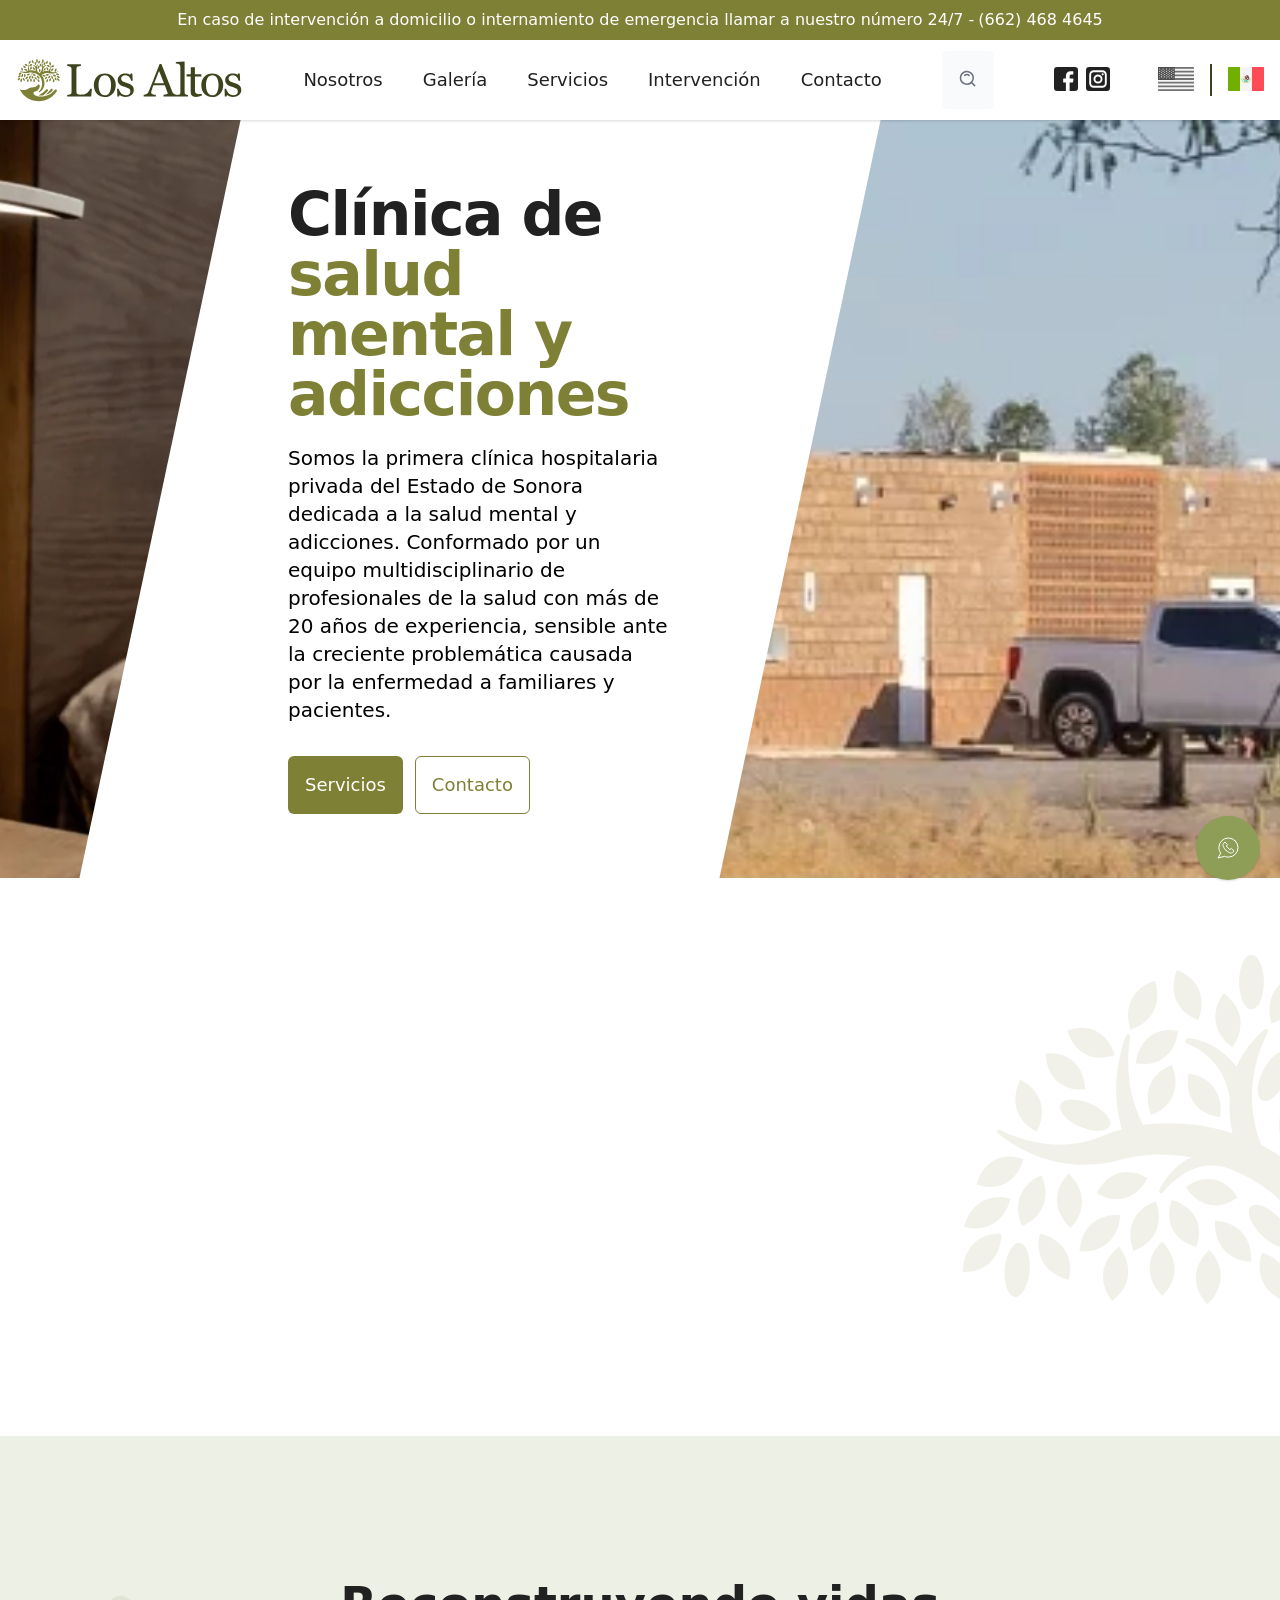
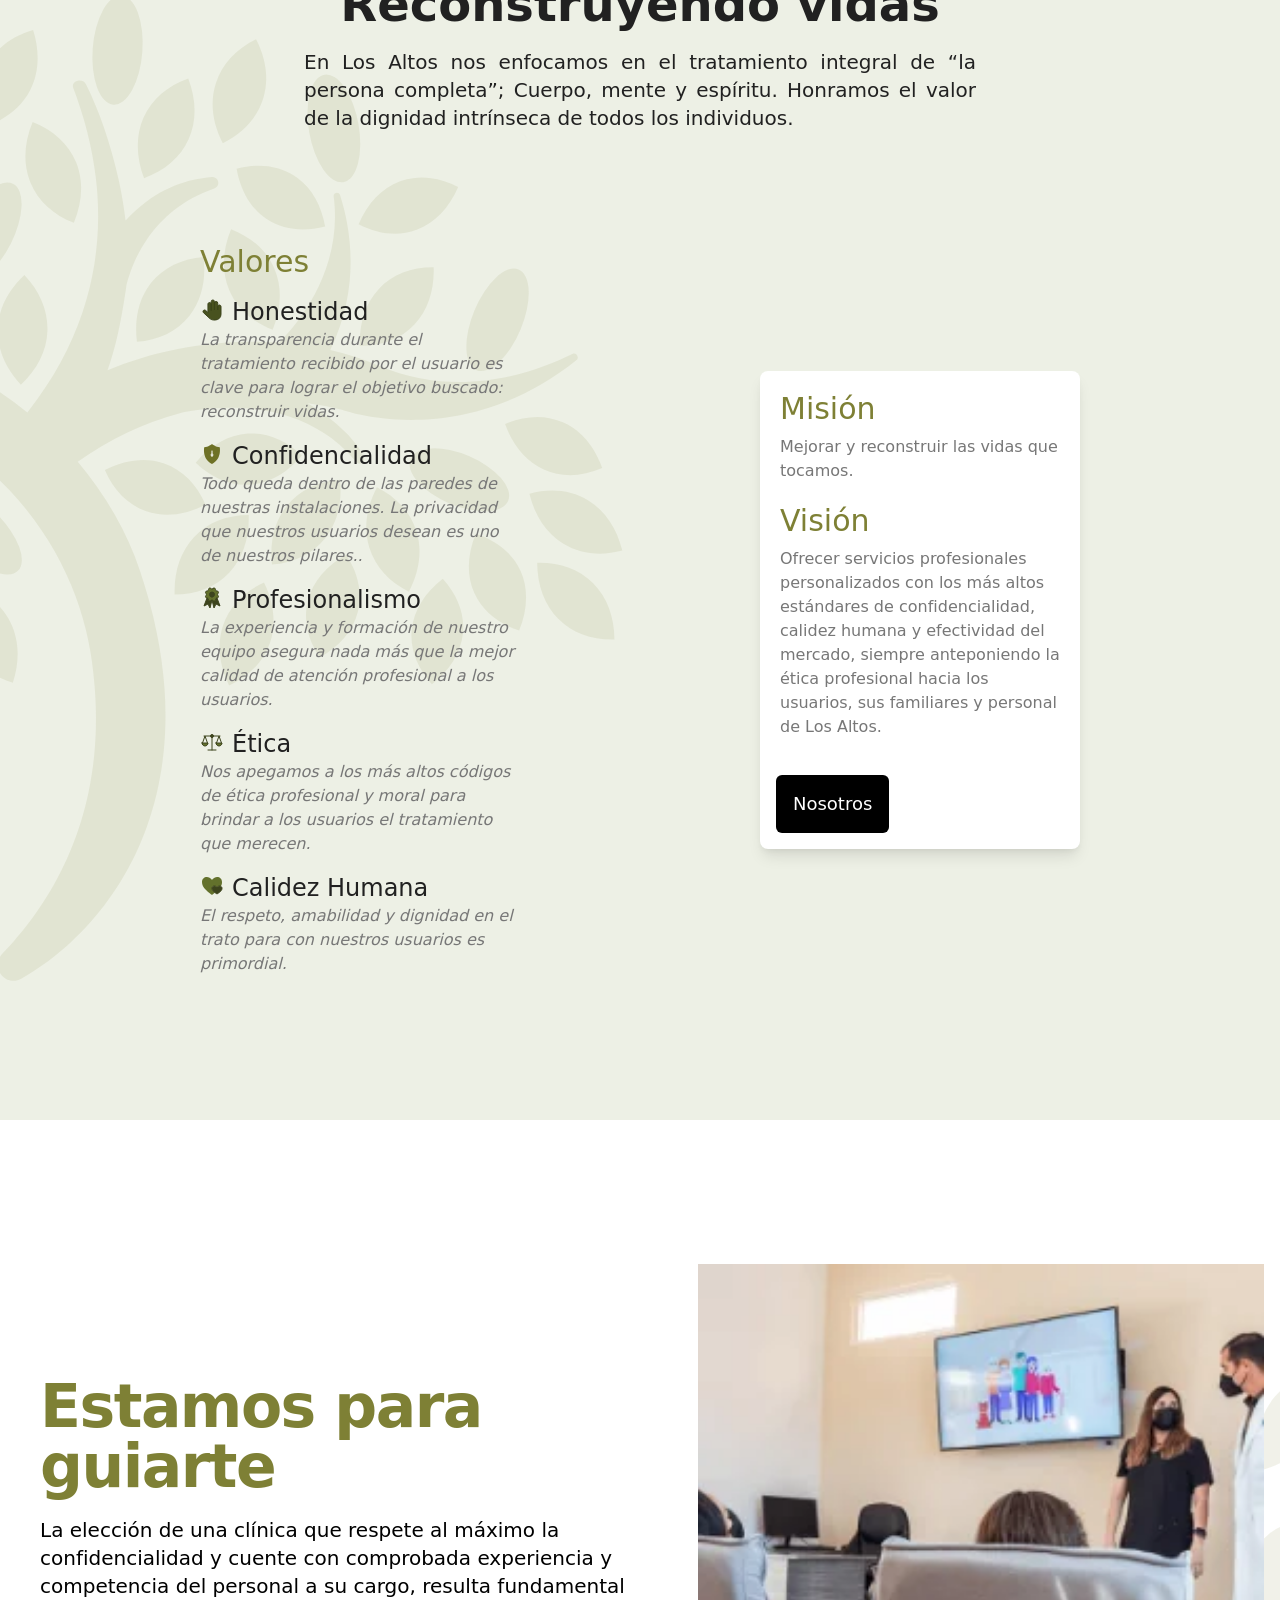
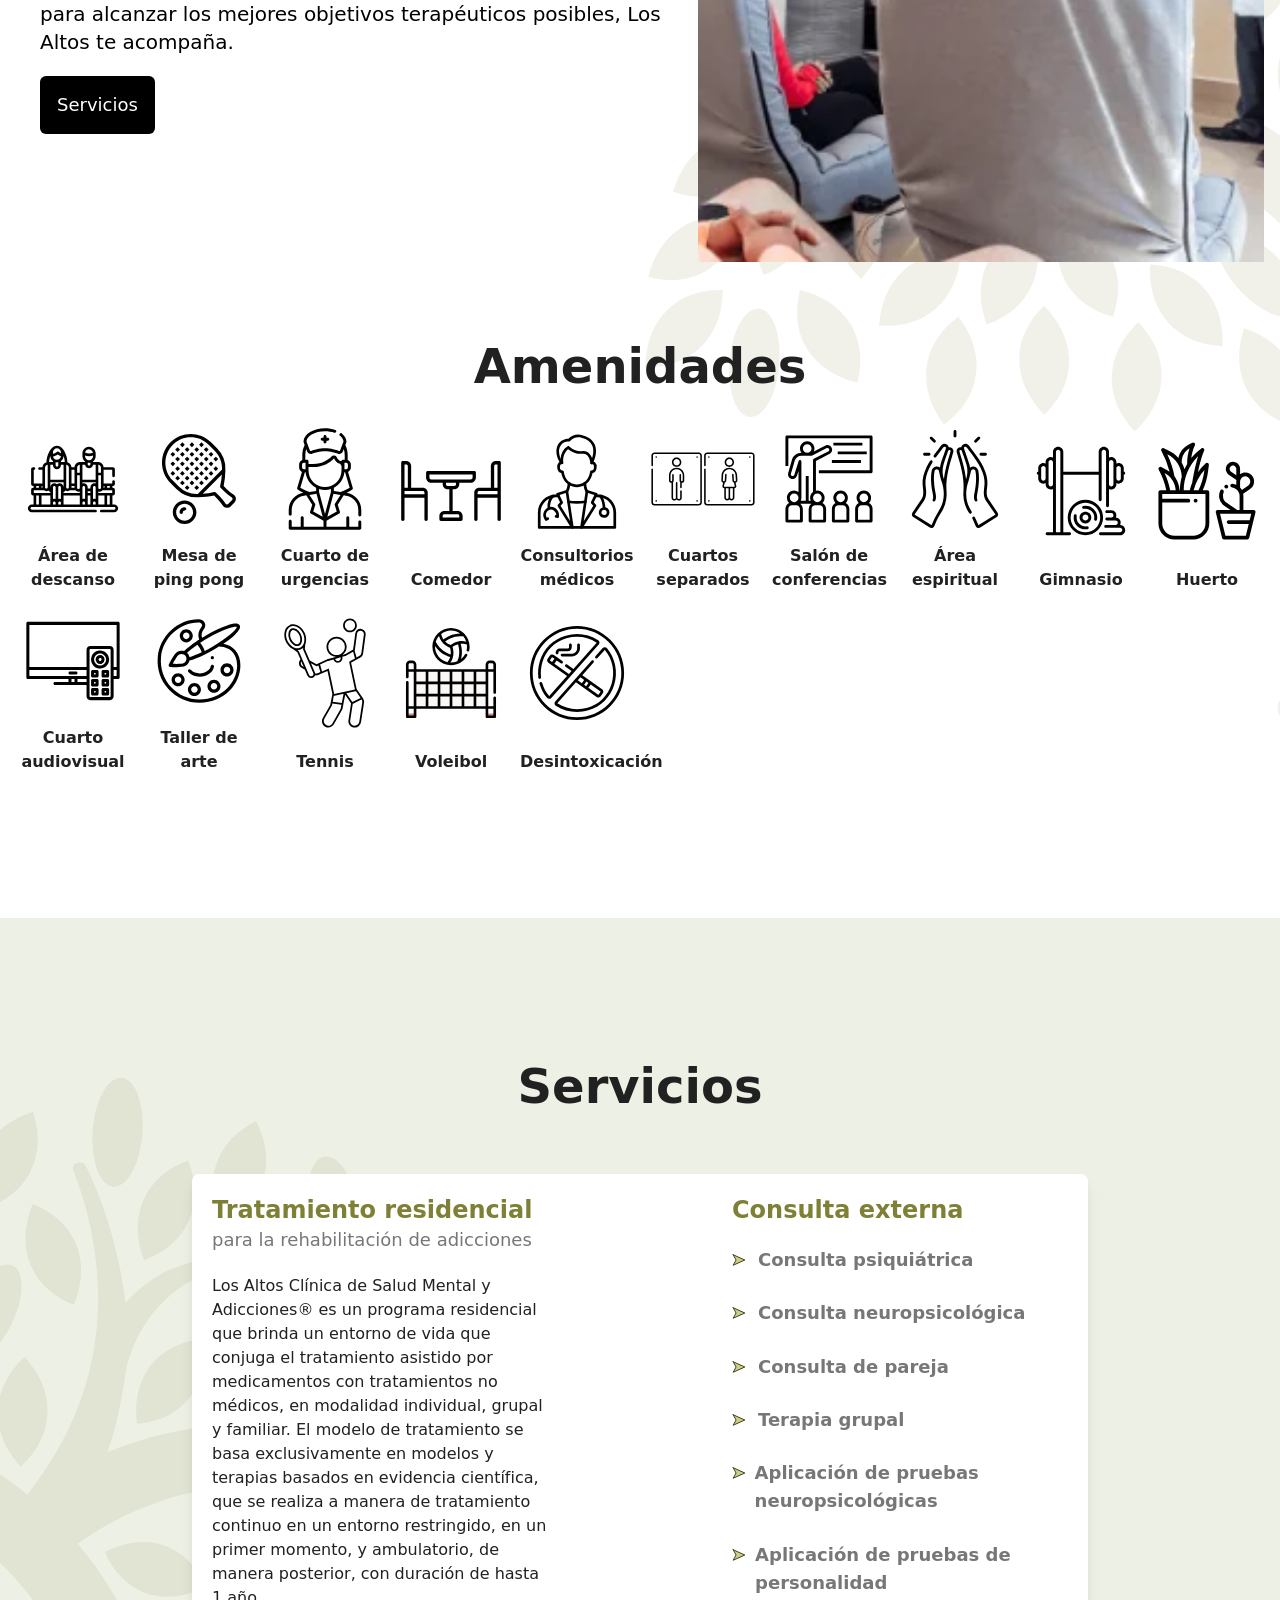
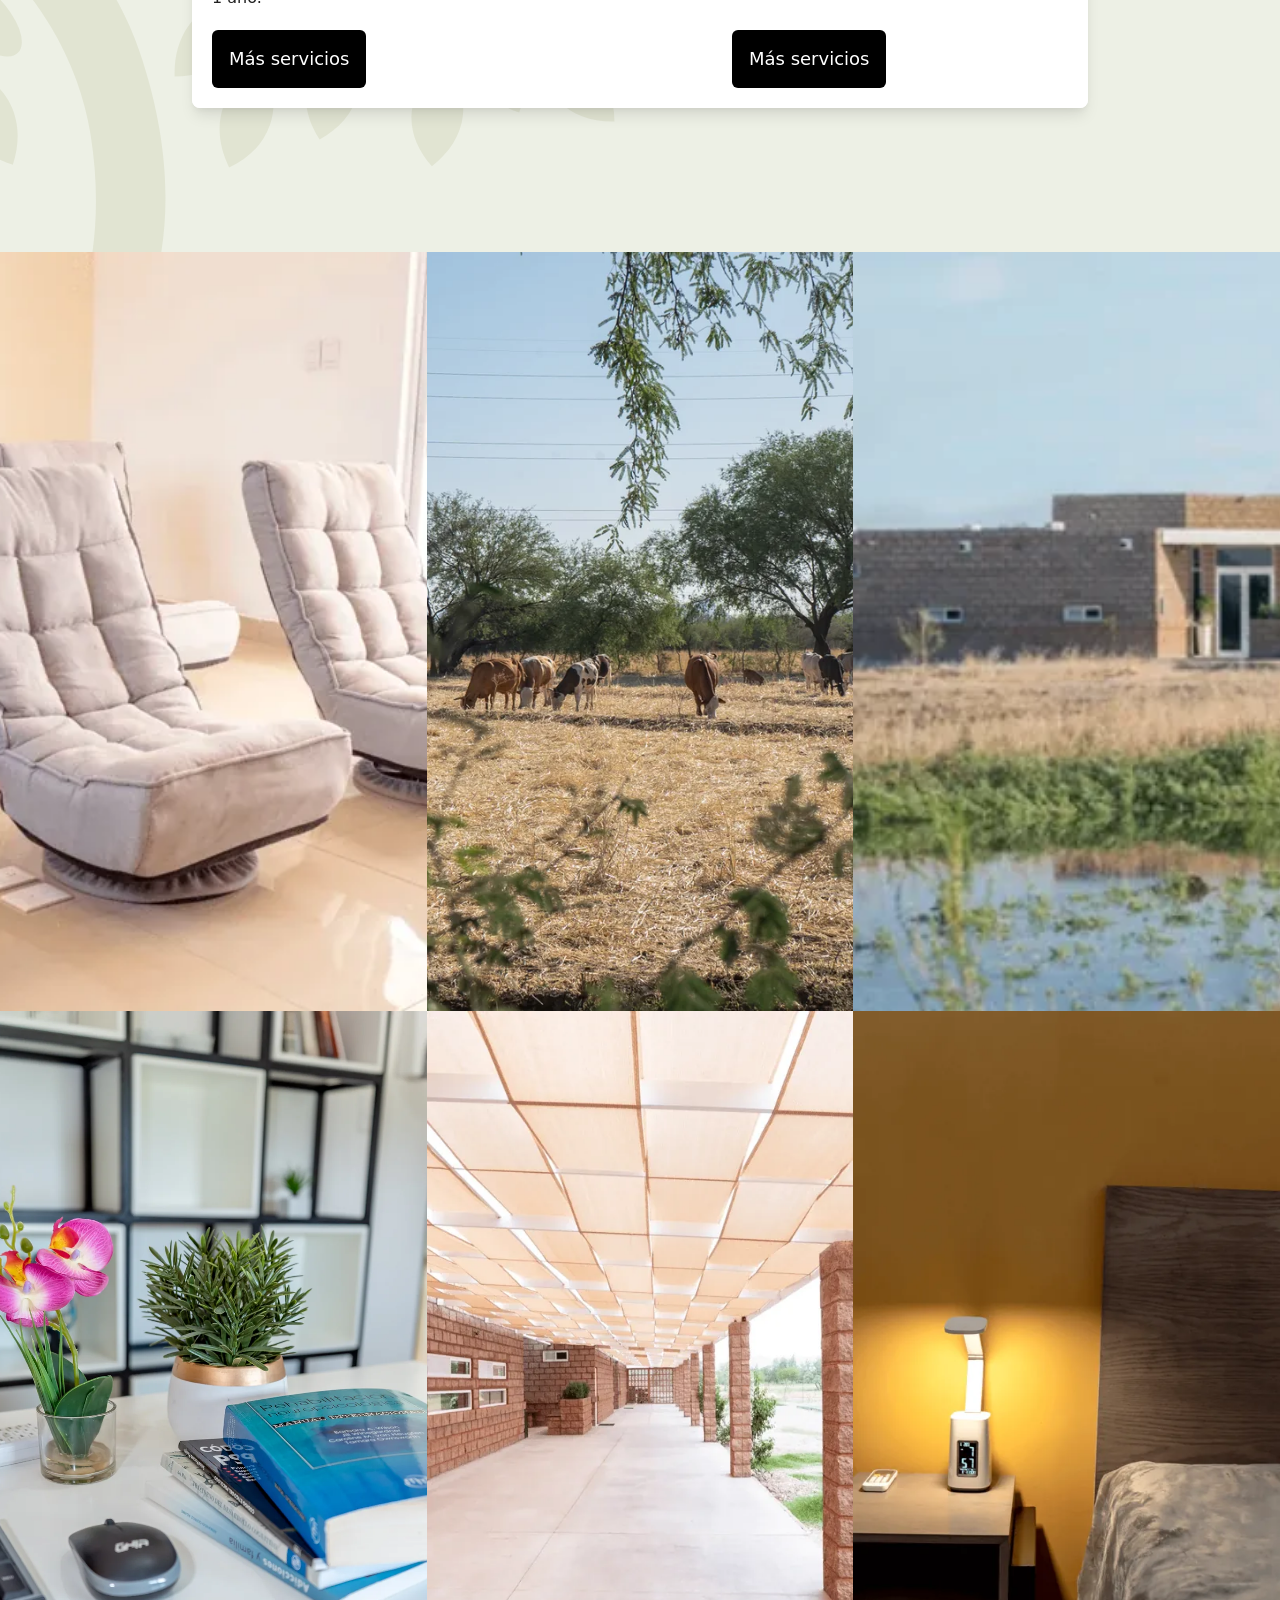
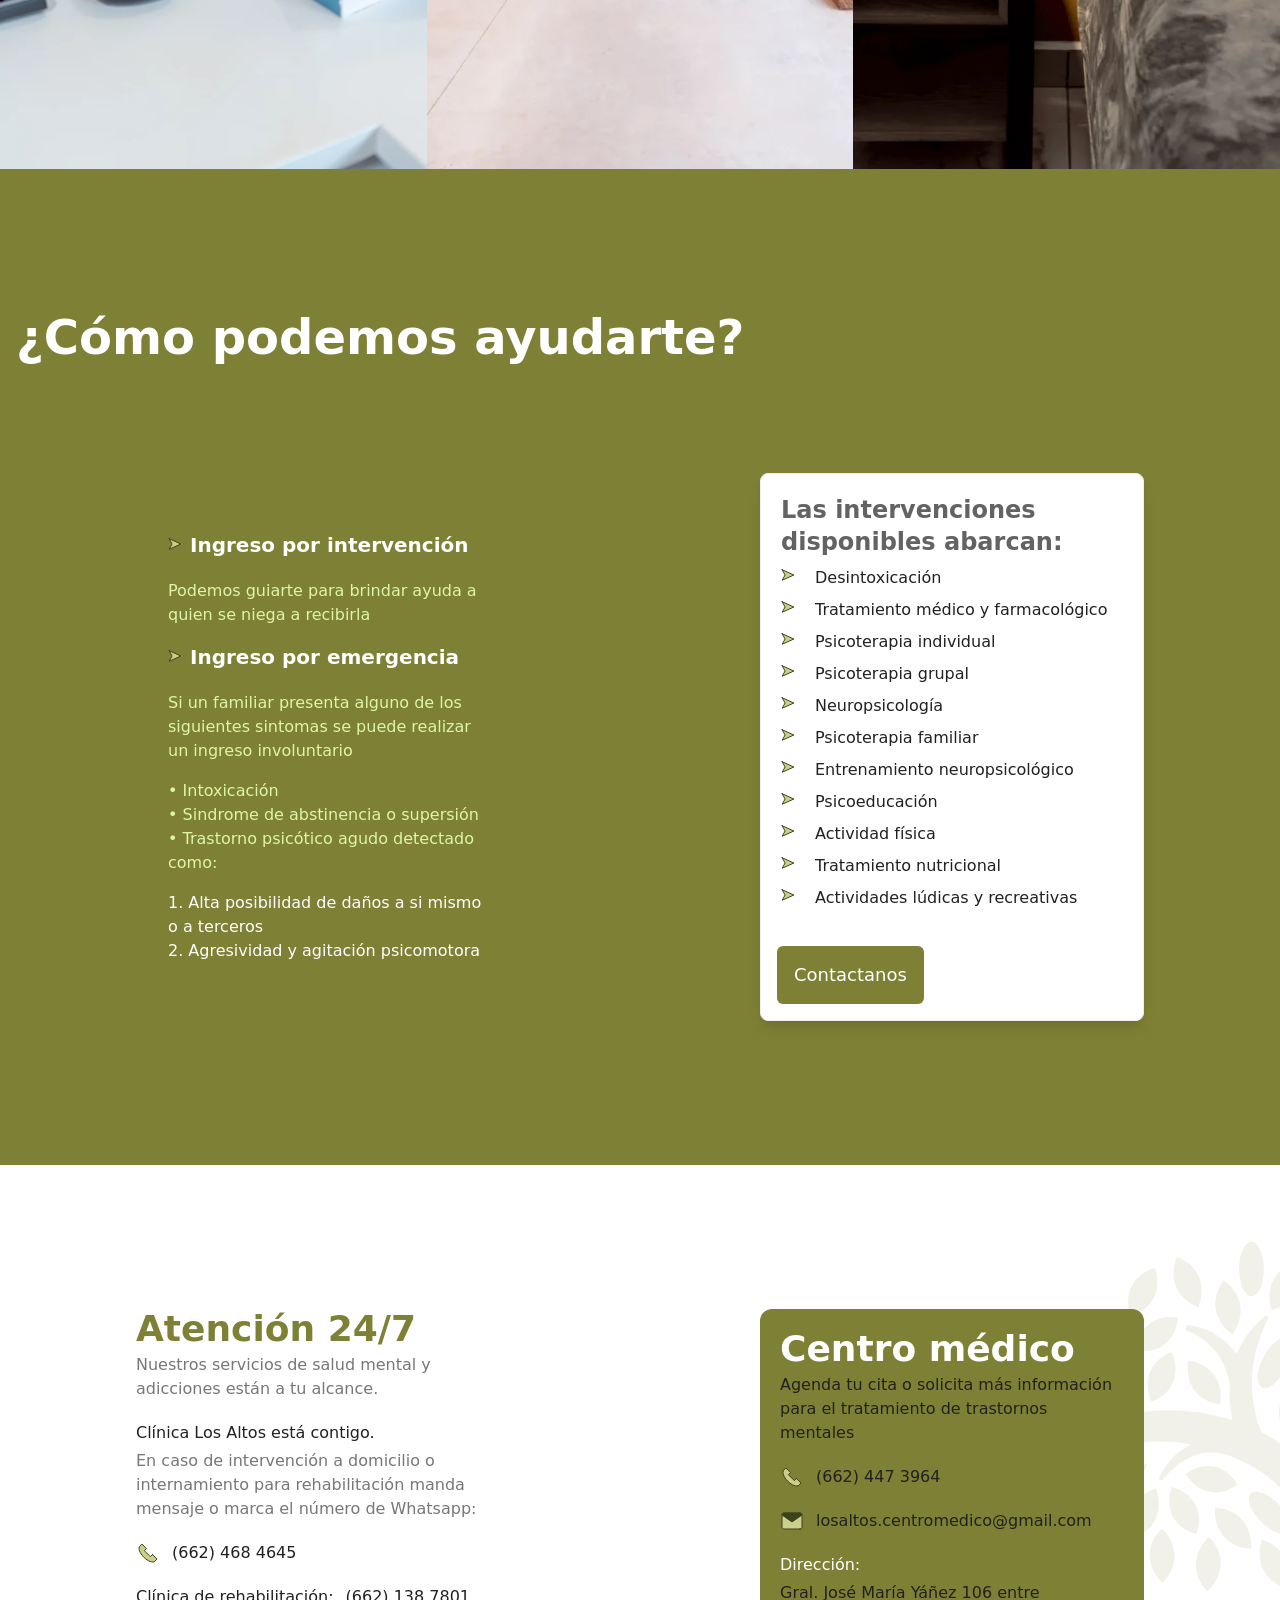
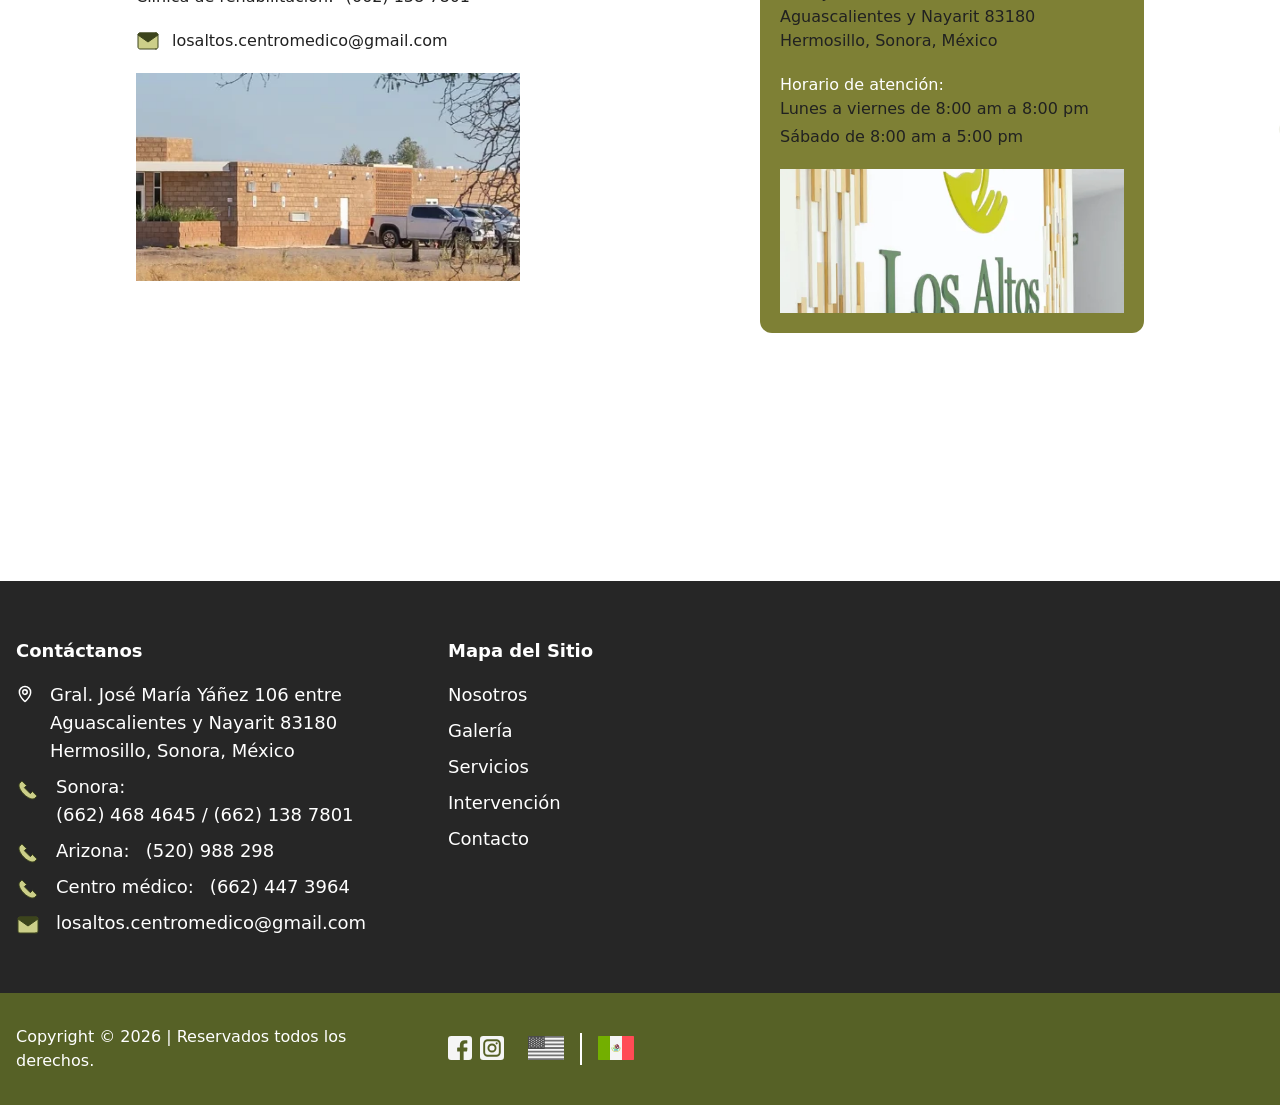
<file: index.html>
<!DOCTYPE html>
<html lang="es-MX" class="fonts-enhancement fonts-enhancement--loaded"><head><meta http-equiv="Content-Type" content="text/html; charset=UTF-8"><meta http-equiv="X-UA-Compatible" content="IE=edge"><meta name="viewport" content="width=device-width,initial-scale=1"><title>Los Altos</title><meta name="keywords" content="e-menu"><meta name="author" content="mr.código"><meta name="color-scheme" content="light"><style type="text/css">svg:not(:root).svg-inline--fa {
  overflow: visible;
}

.svg-inline--fa {
  display: inline-block;
  font-size: inherit;
  height: 1em;
  overflow: visible;
  vertical-align: -0.125em;
}
.svg-inline--fa.fa-lg {
  vertical-align: -0.225em;
}
.svg-inline--fa.fa-w-1 {
  width: 0.0625em;
}
.svg-inline--fa.fa-w-2 {
  width: 0.125em;
}
.svg-inline--fa.fa-w-3 {
  width: 0.1875em;
}
.svg-inline--fa.fa-w-4 {
  width: 0.25em;
}
.svg-inline--fa.fa-w-5 {
  width: 0.3125em;
}
.svg-inline--fa.fa-w-6 {
  width: 0.375em;
}
.svg-inline--fa.fa-w-7 {
  width: 0.4375em;
}
.svg-inline--fa.fa-w-8 {
  width: 0.5em;
}
.svg-inline--fa.fa-w-9 {
  width: 0.5625em;
}
.svg-inline--fa.fa-w-10 {
  width: 0.625em;
}
.svg-inline--fa.fa-w-11 {
  width: 0.6875em;
}
.svg-inline--fa.fa-w-12 {
  width: 0.75em;
}
.svg-inline--fa.fa-w-13 {
  width: 0.8125em;
}
.svg-inline--fa.fa-w-14 {
  width: 0.875em;
}
.svg-inline--fa.fa-w-15 {
  width: 0.9375em;
}
.svg-inline--fa.fa-w-16 {
  width: 1em;
}
.svg-inline--fa.fa-w-17 {
  width: 1.0625em;
}
.svg-inline--fa.fa-w-18 {
  width: 1.125em;
}
.svg-inline--fa.fa-w-19 {
  width: 1.1875em;
}
.svg-inline--fa.fa-w-20 {
  width: 1.25em;
}
.svg-inline--fa.fa-pull-left {
  margin-right: 0.3em;
  width: auto;
}
.svg-inline--fa.fa-pull-right {
  margin-left: 0.3em;
  width: auto;
}
.svg-inline--fa.fa-border {
  height: 1.5em;
}
.svg-inline--fa.fa-li {
  width: 2em;
}
.svg-inline--fa.fa-fw {
  width: 1.25em;
}

.fa-layers svg.svg-inline--fa {
  bottom: 0;
  left: 0;
  margin: auto;
  position: absolute;
  right: 0;
  top: 0;
}

.fa-layers {
  display: inline-block;
  height: 1em;
  position: relative;
  text-align: center;
  vertical-align: -0.125em;
  width: 1em;
}
.fa-layers svg.svg-inline--fa {
  -webkit-transform-origin: center center;
          transform-origin: center center;
}

.fa-layers-counter, .fa-layers-text {
  display: inline-block;
  position: absolute;
  text-align: center;
}

.fa-layers-text {
  left: 50%;
  top: 50%;
  -webkit-transform: translate(-50%, -50%);
          transform: translate(-50%, -50%);
  -webkit-transform-origin: center center;
          transform-origin: center center;
}

.fa-layers-counter {
  background-color: #ff253a;
  border-radius: 1em;
  -webkit-box-sizing: border-box;
          box-sizing: border-box;
  color: #fff;
  height: 1.5em;
  line-height: 1;
  max-width: 5em;
  min-width: 1.5em;
  overflow: hidden;
  padding: 0.25em;
  right: 0;
  text-overflow: ellipsis;
  top: 0;
  -webkit-transform: scale(0.25);
          transform: scale(0.25);
  -webkit-transform-origin: top right;
          transform-origin: top right;
}

.fa-layers-bottom-right {
  bottom: 0;
  right: 0;
  top: auto;
  -webkit-transform: scale(0.25);
          transform: scale(0.25);
  -webkit-transform-origin: bottom right;
          transform-origin: bottom right;
}

.fa-layers-bottom-left {
  bottom: 0;
  left: 0;
  right: auto;
  top: auto;
  -webkit-transform: scale(0.25);
          transform: scale(0.25);
  -webkit-transform-origin: bottom left;
          transform-origin: bottom left;
}

.fa-layers-top-right {
  right: 0;
  top: 0;
  -webkit-transform: scale(0.25);
          transform: scale(0.25);
  -webkit-transform-origin: top right;
          transform-origin: top right;
}

.fa-layers-top-left {
  left: 0;
  right: auto;
  top: 0;
  -webkit-transform: scale(0.25);
          transform: scale(0.25);
  -webkit-transform-origin: top left;
          transform-origin: top left;
}

.fa-lg {
  font-size: 1.3333333333em;
  line-height: 0.75em;
  vertical-align: -0.0667em;
}

.fa-xs {
  font-size: 0.75em;
}

.fa-sm {
  font-size: 0.875em;
}

.fa-1x {
  font-size: 1em;
}

.fa-2x {
  font-size: 2em;
}

.fa-3x {
  font-size: 3em;
}

.fa-4x {
  font-size: 4em;
}

.fa-5x {
  font-size: 5em;
}

.fa-6x {
  font-size: 6em;
}

.fa-7x {
  font-size: 7em;
}

.fa-8x {
  font-size: 8em;
}

.fa-9x {
  font-size: 9em;
}

.fa-10x {
  font-size: 10em;
}

.fa-fw {
  text-align: center;
  width: 1.25em;
}

.fa-ul {
  list-style-type: none;
  margin-left: 2.5em;
  padding-left: 0;
}
.fa-ul > li {
  position: relative;
}

.fa-li {
  left: -2em;
  position: absolute;
  text-align: center;
  width: 2em;
  line-height: inherit;
}

.fa-border {
  border: solid 0.08em #eee;
  border-radius: 0.1em;
  padding: 0.2em 0.25em 0.15em;
}

.fa-pull-left {
  float: left;
}

.fa-pull-right {
  float: right;
}

.fa.fa-pull-left,
.fas.fa-pull-left,
.far.fa-pull-left,
.fal.fa-pull-left,
.fab.fa-pull-left {
  margin-right: 0.3em;
}
.fa.fa-pull-right,
.fas.fa-pull-right,
.far.fa-pull-right,
.fal.fa-pull-right,
.fab.fa-pull-right {
  margin-left: 0.3em;
}

.fa-spin {
  -webkit-animation: fa-spin 2s infinite linear;
          animation: fa-spin 2s infinite linear;
}

.fa-pulse {
  -webkit-animation: fa-spin 1s infinite steps(8);
          animation: fa-spin 1s infinite steps(8);
}

@-webkit-keyframes fa-spin {
  0% {
    -webkit-transform: rotate(0deg);
            transform: rotate(0deg);
  }
  100% {
    -webkit-transform: rotate(360deg);
            transform: rotate(360deg);
  }
}

@keyframes fa-spin {
  0% {
    -webkit-transform: rotate(0deg);
            transform: rotate(0deg);
  }
  100% {
    -webkit-transform: rotate(360deg);
            transform: rotate(360deg);
  }
}
.fa-rotate-90 {
  -ms-filter: "progid:DXImageTransform.Microsoft.BasicImage(rotation=1)";
  -webkit-transform: rotate(90deg);
          transform: rotate(90deg);
}

.fa-rotate-180 {
  -ms-filter: "progid:DXImageTransform.Microsoft.BasicImage(rotation=2)";
  -webkit-transform: rotate(180deg);
          transform: rotate(180deg);
}

.fa-rotate-270 {
  -ms-filter: "progid:DXImageTransform.Microsoft.BasicImage(rotation=3)";
  -webkit-transform: rotate(270deg);
          transform: rotate(270deg);
}

.fa-flip-horizontal {
  -ms-filter: "progid:DXImageTransform.Microsoft.BasicImage(rotation=0, mirror=1)";
  -webkit-transform: scale(-1, 1);
          transform: scale(-1, 1);
}

.fa-flip-vertical {
  -ms-filter: "progid:DXImageTransform.Microsoft.BasicImage(rotation=2, mirror=1)";
  -webkit-transform: scale(1, -1);
          transform: scale(1, -1);
}

.fa-flip-both, .fa-flip-horizontal.fa-flip-vertical {
  -ms-filter: "progid:DXImageTransform.Microsoft.BasicImage(rotation=2, mirror=1)";
  -webkit-transform: scale(-1, -1);
          transform: scale(-1, -1);
}

:root .fa-rotate-90,
:root .fa-rotate-180,
:root .fa-rotate-270,
:root .fa-flip-horizontal,
:root .fa-flip-vertical,
:root .fa-flip-both {
  -webkit-filter: none;
          filter: none;
}

.fa-stack {
  display: inline-block;
  height: 2em;
  position: relative;
  width: 2.5em;
}

.fa-stack-1x,
.fa-stack-2x {
  bottom: 0;
  left: 0;
  margin: auto;
  position: absolute;
  right: 0;
  top: 0;
}

.svg-inline--fa.fa-stack-1x {
  height: 1em;
  width: 1.25em;
}
.svg-inline--fa.fa-stack-2x {
  height: 2em;
  width: 2.5em;
}

.fa-inverse {
  color: #fff;
}

.sr-only {
  border: 0;
  clip: rect(0, 0, 0, 0);
  height: 1px;
  margin: -1px;
  overflow: hidden;
  padding: 0;
  position: absolute;
  width: 1px;
}

.sr-only-focusable:active, .sr-only-focusable:focus {
  clip: auto;
  height: auto;
  margin: 0;
  overflow: visible;
  position: static;
  width: auto;
}

.svg-inline--fa .fa-primary {
  fill: var(--fa-primary-color, currentColor);
  opacity: 1;
  opacity: var(--fa-primary-opacity, 1);
}

.svg-inline--fa .fa-secondary {
  fill: var(--fa-secondary-color, currentColor);
  opacity: 0.4;
  opacity: var(--fa-secondary-opacity, 0.4);
}

.svg-inline--fa.fa-swap-opacity .fa-primary {
  opacity: 0.4;
  opacity: var(--fa-secondary-opacity, 0.4);
}

.svg-inline--fa.fa-swap-opacity .fa-secondary {
  opacity: 1;
  opacity: var(--fa-primary-opacity, 1);
}

.svg-inline--fa mask .fa-primary,
.svg-inline--fa mask .fa-secondary {
  fill: black;
}

.fad.fa-inverse {
  color: #fff;
}</style><style type="text/css" data-tippy-stylesheet="">.tippy-iOS{cursor:pointer!important;-webkit-tap-highlight-color:transparent}.tippy-popper{transition-timing-function:cubic-bezier(.165,.84,.44,1);max-width:calc(100% - 8px);pointer-events:none;outline:0}.tippy-popper[x-placement^=top] .tippy-backdrop{border-radius:40% 40% 0 0}.tippy-popper[x-placement^=top] .tippy-roundarrow{bottom:-7px;bottom:-6.5px;-webkit-transform-origin:50% 0;transform-origin:50% 0;margin:0 3px}.tippy-popper[x-placement^=top] .tippy-roundarrow svg{position:absolute;left:0;-webkit-transform:rotate(180deg);transform:rotate(180deg)}.tippy-popper[x-placement^=top] .tippy-arrow{border-top:8px solid #333;border-right:8px solid transparent;border-left:8px solid transparent;bottom:-7px;margin:0 3px;-webkit-transform-origin:50% 0;transform-origin:50% 0}.tippy-popper[x-placement^=top] .tippy-backdrop{-webkit-transform-origin:0 25%;transform-origin:0 25%}.tippy-popper[x-placement^=top] .tippy-backdrop[data-state=visible]{-webkit-transform:scale(1) translate(-50%,-55%);transform:scale(1) translate(-50%,-55%)}.tippy-popper[x-placement^=top] .tippy-backdrop[data-state=hidden]{-webkit-transform:scale(.2) translate(-50%,-45%);transform:scale(.2) translate(-50%,-45%);opacity:0}.tippy-popper[x-placement^=top] [data-animation=shift-toward][data-state=visible]{-webkit-transform:translateY(-10px);transform:translateY(-10px)}.tippy-popper[x-placement^=top] [data-animation=shift-toward][data-state=hidden]{opacity:0;-webkit-transform:translateY(-20px);transform:translateY(-20px)}.tippy-popper[x-placement^=top] [data-animation=perspective]{-webkit-transform-origin:bottom;transform-origin:bottom}.tippy-popper[x-placement^=top] [data-animation=perspective][data-state=visible]{-webkit-transform:perspective(700px) translateY(-10px);transform:perspective(700px) translateY(-10px)}.tippy-popper[x-placement^=top] [data-animation=perspective][data-state=hidden]{opacity:0;-webkit-transform:perspective(700px) rotateX(60deg);transform:perspective(700px) rotateX(60deg)}.tippy-popper[x-placement^=top] [data-animation=fade][data-state=visible]{-webkit-transform:translateY(-10px);transform:translateY(-10px)}.tippy-popper[x-placement^=top] [data-animation=fade][data-state=hidden]{opacity:0;-webkit-transform:translateY(-10px);transform:translateY(-10px)}.tippy-popper[x-placement^=top] [data-animation=shift-away][data-state=visible]{-webkit-transform:translateY(-10px);transform:translateY(-10px)}.tippy-popper[x-placement^=top] [data-animation=shift-away][data-state=hidden]{opacity:0}.tippy-popper[x-placement^=top] [data-animation=scale]{-webkit-transform-origin:bottom;transform-origin:bottom}.tippy-popper[x-placement^=top] [data-animation=scale][data-state=visible]{-webkit-transform:translateY(-10px);transform:translateY(-10px)}.tippy-popper[x-placement^=top] [data-animation=scale][data-state=hidden]{opacity:0;-webkit-transform:translateY(-10px) scale(.5);transform:translateY(-10px) scale(.5)}.tippy-popper[x-placement^=bottom] .tippy-backdrop{border-radius:0 0 30% 30%}.tippy-popper[x-placement^=bottom] .tippy-roundarrow{top:-7px;-webkit-transform-origin:50% 100%;transform-origin:50% 100%;margin:0 3px}.tippy-popper[x-placement^=bottom] .tippy-roundarrow svg{position:absolute;left:0}.tippy-popper[x-placement^=bottom] .tippy-arrow{border-bottom:8px solid #333;border-right:8px solid transparent;border-left:8px solid transparent;top:-7px;margin:0 3px;-webkit-transform-origin:50% 100%;transform-origin:50% 100%}.tippy-popper[x-placement^=bottom] .tippy-backdrop{-webkit-transform-origin:0 -50%;transform-origin:0 -50%}.tippy-popper[x-placement^=bottom] .tippy-backdrop[data-state=visible]{-webkit-transform:scale(1) translate(-50%,-45%);transform:scale(1) translate(-50%,-45%)}.tippy-popper[x-placement^=bottom] .tippy-backdrop[data-state=hidden]{-webkit-transform:scale(.2) translate(-50%);transform:scale(.2) translate(-50%);opacity:0}.tippy-popper[x-placement^=bottom] [data-animation=shift-toward][data-state=visible]{-webkit-transform:translateY(10px);transform:translateY(10px)}.tippy-popper[x-placement^=bottom] [data-animation=shift-toward][data-state=hidden]{opacity:0;-webkit-transform:translateY(20px);transform:translateY(20px)}.tippy-popper[x-placement^=bottom] [data-animation=perspective]{-webkit-transform-origin:top;transform-origin:top}.tippy-popper[x-placement^=bottom] [data-animation=perspective][data-state=visible]{-webkit-transform:perspective(700px) translateY(10px);transform:perspective(700px) translateY(10px)}.tippy-popper[x-placement^=bottom] [data-animation=perspective][data-state=hidden]{opacity:0;-webkit-transform:perspective(700px) rotateX(-60deg);transform:perspective(700px) rotateX(-60deg)}.tippy-popper[x-placement^=bottom] [data-animation=fade][data-state=visible]{-webkit-transform:translateY(10px);transform:translateY(10px)}.tippy-popper[x-placement^=bottom] [data-animation=fade][data-state=hidden]{opacity:0;-webkit-transform:translateY(10px);transform:translateY(10px)}.tippy-popper[x-placement^=bottom] [data-animation=shift-away][data-state=visible]{-webkit-transform:translateY(10px);transform:translateY(10px)}.tippy-popper[x-placement^=bottom] [data-animation=shift-away][data-state=hidden]{opacity:0}.tippy-popper[x-placement^=bottom] [data-animation=scale]{-webkit-transform-origin:top;transform-origin:top}.tippy-popper[x-placement^=bottom] [data-animation=scale][data-state=visible]{-webkit-transform:translateY(10px);transform:translateY(10px)}.tippy-popper[x-placement^=bottom] [data-animation=scale][data-state=hidden]{opacity:0;-webkit-transform:translateY(10px) scale(.5);transform:translateY(10px) scale(.5)}.tippy-popper[x-placement^=left] .tippy-backdrop{border-radius:50% 0 0 50%}.tippy-popper[x-placement^=left] .tippy-roundarrow{right:-12px;-webkit-transform-origin:33.33333333% 50%;transform-origin:33.33333333% 50%;margin:3px 0}.tippy-popper[x-placement^=left] .tippy-roundarrow svg{position:absolute;left:0;-webkit-transform:rotate(90deg);transform:rotate(90deg)}.tippy-popper[x-placement^=left] .tippy-arrow{border-left:8px solid #333;border-top:8px solid transparent;border-bottom:8px solid transparent;right:-7px;margin:3px 0;-webkit-transform-origin:0 50%;transform-origin:0 50%}.tippy-popper[x-placement^=left] .tippy-backdrop{-webkit-transform-origin:50% 0;transform-origin:50% 0}.tippy-popper[x-placement^=left] .tippy-backdrop[data-state=visible]{-webkit-transform:scale(1) translate(-50%,-50%);transform:scale(1) translate(-50%,-50%)}.tippy-popper[x-placement^=left] .tippy-backdrop[data-state=hidden]{-webkit-transform:scale(.2) translate(-75%,-50%);transform:scale(.2) translate(-75%,-50%);opacity:0}.tippy-popper[x-placement^=left] [data-animation=shift-toward][data-state=visible]{-webkit-transform:translateX(-10px);transform:translateX(-10px)}.tippy-popper[x-placement^=left] [data-animation=shift-toward][data-state=hidden]{opacity:0;-webkit-transform:translateX(-20px);transform:translateX(-20px)}.tippy-popper[x-placement^=left] [data-animation=perspective]{-webkit-transform-origin:right;transform-origin:right}.tippy-popper[x-placement^=left] [data-animation=perspective][data-state=visible]{-webkit-transform:perspective(700px) translateX(-10px);transform:perspective(700px) translateX(-10px)}.tippy-popper[x-placement^=left] [data-animation=perspective][data-state=hidden]{opacity:0;-webkit-transform:perspective(700px) rotateY(-60deg);transform:perspective(700px) rotateY(-60deg)}.tippy-popper[x-placement^=left] [data-animation=fade][data-state=visible]{-webkit-transform:translateX(-10px);transform:translateX(-10px)}.tippy-popper[x-placement^=left] [data-animation=fade][data-state=hidden]{opacity:0;-webkit-transform:translateX(-10px);transform:translateX(-10px)}.tippy-popper[x-placement^=left] [data-animation=shift-away][data-state=visible]{-webkit-transform:translateX(-10px);transform:translateX(-10px)}.tippy-popper[x-placement^=left] [data-animation=shift-away][data-state=hidden]{opacity:0}.tippy-popper[x-placement^=left] [data-animation=scale]{-webkit-transform-origin:right;transform-origin:right}.tippy-popper[x-placement^=left] [data-animation=scale][data-state=visible]{-webkit-transform:translateX(-10px);transform:translateX(-10px)}.tippy-popper[x-placement^=left] [data-animation=scale][data-state=hidden]{opacity:0;-webkit-transform:translateX(-10px) scale(.5);transform:translateX(-10px) scale(.5)}.tippy-popper[x-placement^=right] .tippy-backdrop{border-radius:0 50% 50% 0}.tippy-popper[x-placement^=right] .tippy-roundarrow{left:-12px;-webkit-transform-origin:66.66666666% 50%;transform-origin:66.66666666% 50%;margin:3px 0}.tippy-popper[x-placement^=right] .tippy-roundarrow svg{position:absolute;left:0;-webkit-transform:rotate(-90deg);transform:rotate(-90deg)}.tippy-popper[x-placement^=right] .tippy-arrow{border-right:8px solid #333;border-top:8px solid transparent;border-bottom:8px solid transparent;left:-7px;margin:3px 0;-webkit-transform-origin:100% 50%;transform-origin:100% 50%}.tippy-popper[x-placement^=right] .tippy-backdrop{-webkit-transform-origin:-50% 0;transform-origin:-50% 0}.tippy-popper[x-placement^=right] .tippy-backdrop[data-state=visible]{-webkit-transform:scale(1) translate(-50%,-50%);transform:scale(1) translate(-50%,-50%)}.tippy-popper[x-placement^=right] .tippy-backdrop[data-state=hidden]{-webkit-transform:scale(.2) translate(-25%,-50%);transform:scale(.2) translate(-25%,-50%);opacity:0}.tippy-popper[x-placement^=right] [data-animation=shift-toward][data-state=visible]{-webkit-transform:translateX(10px);transform:translateX(10px)}.tippy-popper[x-placement^=right] [data-animation=shift-toward][data-state=hidden]{opacity:0;-webkit-transform:translateX(20px);transform:translateX(20px)}.tippy-popper[x-placement^=right] [data-animation=perspective]{-webkit-transform-origin:left;transform-origin:left}.tippy-popper[x-placement^=right] [data-animation=perspective][data-state=visible]{-webkit-transform:perspective(700px) translateX(10px);transform:perspective(700px) translateX(10px)}.tippy-popper[x-placement^=right] [data-animation=perspective][data-state=hidden]{opacity:0;-webkit-transform:perspective(700px) rotateY(60deg);transform:perspective(700px) rotateY(60deg)}.tippy-popper[x-placement^=right] [data-animation=fade][data-state=visible]{-webkit-transform:translateX(10px);transform:translateX(10px)}.tippy-popper[x-placement^=right] [data-animation=fade][data-state=hidden]{opacity:0;-webkit-transform:translateX(10px);transform:translateX(10px)}.tippy-popper[x-placement^=right] [data-animation=shift-away][data-state=visible]{-webkit-transform:translateX(10px);transform:translateX(10px)}.tippy-popper[x-placement^=right] [data-animation=shift-away][data-state=hidden]{opacity:0}.tippy-popper[x-placement^=right] [data-animation=scale]{-webkit-transform-origin:left;transform-origin:left}.tippy-popper[x-placement^=right] [data-animation=scale][data-state=visible]{-webkit-transform:translateX(10px);transform:translateX(10px)}.tippy-popper[x-placement^=right] [data-animation=scale][data-state=hidden]{opacity:0;-webkit-transform:translateX(10px) scale(.5);transform:translateX(10px) scale(.5)}.tippy-tooltip{position:relative;color:#fff;border-radius:.25rem;font-size:.875rem;padding:.3125rem .5625rem;line-height:1.4;text-align:center;background-color:#333}.tippy-tooltip[data-size=small]{padding:.1875rem .375rem;font-size:.75rem}.tippy-tooltip[data-size=large]{padding:.375rem .75rem;font-size:1rem}.tippy-tooltip[data-animatefill]{overflow:hidden;background-color:initial}.tippy-tooltip[data-interactive],.tippy-tooltip[data-interactive] .tippy-roundarrow path{pointer-events:auto}.tippy-tooltip[data-inertia][data-state=visible]{transition-timing-function:cubic-bezier(.54,1.5,.38,1.11)}.tippy-tooltip[data-inertia][data-state=hidden]{transition-timing-function:ease}.tippy-arrow,.tippy-roundarrow{position:absolute;width:0;height:0}.tippy-roundarrow{width:18px;height:7px;fill:#333;pointer-events:none}.tippy-backdrop{position:absolute;background-color:#333;border-radius:50%;width:calc(110% + 2rem);left:50%;top:50%;z-index:-1;transition:all cubic-bezier(.46,.1,.52,.98);-webkit-backface-visibility:hidden;backface-visibility:hidden}.tippy-backdrop:after{content:"";float:left;padding-top:100%}.tippy-backdrop+.tippy-content{transition-property:opacity;will-change:opacity}.tippy-backdrop+.tippy-content[data-state=hidden]{opacity:0}</style><link href="css/chunk-vendors.3d5cf4b0.css" rel="stylesheet"><link href="css/app.ec54f82e.css" rel="stylesheet"><link href="css/paginas.css" rel="stylesheet"><link rel="icon" type="image/png" sizes="32x32" href="img/icons/favicon-32x32.png"><link rel="manifest" href="manifest.json"><meta name="theme-color" content="#7e8035"><meta name="apple-mobile-web-app-capable" content="yes"><meta name="apple-mobile-web-app-status-bar-style" content="default"><meta name="apple-mobile-web-app-title" content="Los Altos"><meta name="msapplication-TileImage" content="/img/icons/msapplication-icon-144x144.png"><meta name="msapplication-TileColor" content="#ffffff"><style type="text/css">.vc-popover-content-wrapper[data-v-05016e86]{--popover-horizontal-content-offset:8px;--popover-vertical-content-offset:10px;--popover-slide-translation:15px;--popover-transition-time:0.14s ease-in-out;--popover-caret-horizontal-offset:18px;--popover-caret-vertical-offset:8px;position:absolute;display:block;outline:none;z-index:10}.vc-popover-content-wrapper[data-v-05016e86]:not(.is-interactive){pointer-events:none}.vc-popover-content[data-v-05016e86]{position:relative;outline:none;z-index:10;box-shadow:var(--shadow-lg)}.vc-popover-content.direction-bottom[data-v-05016e86]{margin-top:var(--popover-vertical-content-offset)}.vc-popover-content.direction-top[data-v-05016e86]{margin-bottom:var(--popover-vertical-content-offset)}.vc-popover-content.direction-left[data-v-05016e86]{margin-right:var(--popover-horizontal-content-offset)}.vc-popover-content.direction-right[data-v-05016e86]{margin-left:var(--popover-horizontal-content-offset)}.vc-popover-caret[data-v-05016e86]{content:"";position:absolute;display:block;width:12px;height:12px;border-top:inherit;border-left:inherit;background-color:inherit;-webkit-user-select:none;user-select:none;z-index:-1}.vc-popover-caret.direction-bottom[data-v-05016e86]{top:0}.vc-popover-caret.direction-bottom.align-left[data-v-05016e86]{transform:translateY(-50%) rotate(45deg)}.vc-popover-caret.direction-bottom.align-center[data-v-05016e86]{transform:translateX(-50%) translateY(-50%) rotate(45deg)}.vc-popover-caret.direction-bottom.align-right[data-v-05016e86]{transform:translateY(-50%) rotate(45deg)}.vc-popover-caret.direction-top[data-v-05016e86]{top:100%}.vc-popover-caret.direction-top.align-left[data-v-05016e86]{transform:translateY(-50%) rotate(-135deg)}.vc-popover-caret.direction-top.align-center[data-v-05016e86]{transform:translateX(-50%) translateY(-50%) rotate(-135deg)}.vc-popover-caret.direction-top.align-right[data-v-05016e86]{transform:translateY(-50%) rotate(-135deg)}.vc-popover-caret.direction-left[data-v-05016e86]{left:100%}.vc-popover-caret.direction-left.align-top[data-v-05016e86]{transform:translateX(-50%) rotate(135deg)}.vc-popover-caret.direction-left.align-middle[data-v-05016e86]{transform:translateY(-50%) translateX(-50%) rotate(135deg)}.vc-popover-caret.direction-left.align-bottom[data-v-05016e86]{transform:translateX(-50%) rotate(135deg)}.vc-popover-caret.direction-right[data-v-05016e86]{left:0}.vc-popover-caret.direction-right.align-top[data-v-05016e86]{transform:translateX(-50%) rotate(-45deg)}.vc-popover-caret.direction-right.align-middle[data-v-05016e86]{transform:translateY(-50%) translateX(-50%) rotate(-45deg)}.vc-popover-caret.direction-right.align-bottom[data-v-05016e86]{transform:translateX(-50%) rotate(-45deg)}.vc-popover-caret.align-left[data-v-05016e86]{left:var(--popover-caret-horizontal-offset)}.vc-popover-caret.align-center[data-v-05016e86]{left:50%}.vc-popover-caret.align-right[data-v-05016e86]{right:var(--popover-caret-horizontal-offset)}.vc-popover-caret.align-top[data-v-05016e86]{top:var(--popover-caret-vertical-offset)}.vc-popover-caret.align-middle[data-v-05016e86]{top:50%}.vc-popover-caret.align-bottom[data-v-05016e86]{bottom:var(--popover-caret-vertical-offset)}.fade-enter-active[data-v-05016e86],.fade-leave-active[data-v-05016e86],.slide-fade-enter-active[data-v-05016e86],.slide-fade-leave-active[data-v-05016e86]{transition:all var(--popover-transition-time);pointer-events:none}.fade-enter[data-v-05016e86],.fade-leave-to[data-v-05016e86],.slide-fade-enter[data-v-05016e86],.slide-fade-leave-to[data-v-05016e86]{opacity:0}.slide-fade-enter.direction-bottom[data-v-05016e86],.slide-fade-leave-to.direction-bottom[data-v-05016e86]{transform:translateY(calc(var(--popover-slide-translation)*-1))}.slide-fade-enter.direction-top[data-v-05016e86],.slide-fade-leave-to.direction-top[data-v-05016e86]{transform:translateY(var(--popover-slide-translation))}.slide-fade-enter.direction-left[data-v-05016e86],.slide-fade-leave-to.direction-left[data-v-05016e86]{transform:translateX(var(--popover-slide-translation))}.slide-fade-enter.direction-right[data-v-05016e86],.slide-fade-leave-to.direction-right[data-v-05016e86]{transform:translateX(calc(var(--popover-slide-translation)*-1))}</style><style type="text/css">.vc-day-popover-row[data-v-eb5afd1a]{--day-content-transition-time:0.13s ease-in;display:flex;align-items:center;transition:all var(--day-content-transition-time)}.vc-day-popover-row[data-v-eb5afd1a]:not(:first-child){margin-top:3px}.vc-day-popover-row-indicator[data-v-eb5afd1a]{display:flex;justify-content:center;align-items:center;flex-grow:0;width:15px;margin-right:3px}.vc-day-popover-row-indicator span[data-v-eb5afd1a]{transition:all var(--day-content-transition-time)}.vc-day-popover-row-content[data-v-eb5afd1a]{display:flex;align-items:center;flex-wrap:none;flex-grow:1;width:max-content}</style><style type="text/css">.vc-svg-icon[data-v-63f7b5ec]{display:inline-block;stroke:currentColor;stroke-width:0}.vc-svg-icon path[data-v-63f7b5ec]{fill:currentColor}</style><style type="text/css">.vc-nav-header{display:flex;justify-content:space-between}.vc-nav-arrow{display:flex;justify-content:center;align-items:center;cursor:pointer;-webkit-user-select:none;user-select:none;line-height:var(--leading-snug);border-width:2px;border-style:solid;border-color:transparent;border-radius:var(--rounded)}.vc-nav-arrow.is-left{margin-right:auto}.vc-nav-arrow.is-right{margin-left:auto}.vc-nav-arrow.is-disabled{opacity:.25;pointer-events:none;cursor:not-allowed}.vc-nav-arrow:hover{background-color:var(--gray-900)}.vc-nav-arrow:focus{border-color:var(--accent-600)}.vc-nav-title{color:var(--accent-100);font-weight:var(--font-bold);line-height:var(--leading-snug);padding:4px 8px;border-radius:var(--rounded);border-width:2px;border-style:solid;border-color:transparent;-webkit-user-select:none;user-select:none}.vc-nav-title:hover{background-color:var(--gray-900)}.vc-nav-title:focus{border-color:var(--accent-600)}.vc-nav-items{display:grid;grid-template-columns:repeat(3,1fr);grid-row-gap:2px;grid-column-gap:5px}.vc-nav-item{width:48px;text-align:center;line-height:var(--leading-snug);font-weight:var(--font-semibold);padding:4px 0;cursor:pointer;border-color:transparent;border-width:2px;border-style:solid;border-radius:var(--rounded);-webkit-user-select:none;user-select:none}.vc-nav-item:hover{color:var(--white);background-color:var(--gray-900);box-shadow:var(--shadow-inner)}.vc-nav-item.is-active{color:var(--accent-900);background:var(--accent-100);font-weight:var(--font-bold);box-shadow:var(--shadow)}.vc-nav-item.is-current{color:var(--accent-100);font-weight:var(--bold);border-color:var(--accent-100)}.vc-nav-item:focus{border-color:var(--accent-600)}.vc-nav-item.is-disabled{opacity:.25;pointer-events:none}.vc-is-dark .vc-nav-title{color:var(--gray-900)}.vc-is-dark .vc-nav-title:hover{background-color:var(--gray-200)}.vc-is-dark .vc-nav-title:focus{border-color:var(--accent-400)}.vc-is-dark .vc-nav-arrow:hover{background-color:var(--gray-200)}.vc-is-dark .vc-nav-arrow:focus{border-color:var(--accent-400)}.vc-is-dark .vc-nav-item:hover{color:var(--gray-900);background-color:var(--gray-200);box-shadow:none}.vc-is-dark .vc-nav-item.is-active{color:var(--white);background:var(--accent-500)}.vc-is-dark .vc-nav-item.is-current{color:var(--accent-600);border-color:var(--accent-500)}.vc-is-dark .vc-nav-item:focus{border-color:var(--accent-400)}</style><style type="text/css">.vc-day[data-v-4420d078]{position:relative;min-height:32px;z-index:1}.vc-day.is-not-in-month *[data-v-4420d078]{opacity:0;pointer-events:none}.vc-day-layer[data-v-4420d078]{position:absolute;left:0;right:0;top:0;bottom:0;pointer-events:none}.vc-day-box-center-center[data-v-4420d078]{display:flex;justify-content:center;align-items:center;transform-origin:50% 50%}.vc-day-box-left-center[data-v-4420d078]{display:flex;justify-content:flex-start;align-items:center;transform-origin:0 50%}.vc-day-box-right-center[data-v-4420d078]{display:flex;justify-content:flex-end;align-items:center;transform-origin:100% 50%}.vc-day-box-center-bottom[data-v-4420d078]{display:flex;justify-content:center;align-items:flex-end}.vc-day-content[data-v-4420d078]{display:flex;justify-content:center;align-items:center;font-size:var(--text-sm);font-weight:var(--font-medium);width:28px;height:28px;line-height:28px;border-radius:var(--rounded-full);-webkit-user-select:none;user-select:none;cursor:pointer}.vc-day-content[data-v-4420d078]:hover{background-color:rgba(204,214,224,.3)}.vc-day-content[data-v-4420d078]:focus{font-weight:var(--font-bold);background-color:rgba(204,214,224,.4)}.vc-day-content.is-disabled[data-v-4420d078]{color:var(--gray-400)}.vc-is-dark .vc-day-content[data-v-4420d078]:hover{background-color:rgba(114,129,151,.3)}.vc-is-dark .vc-day-content[data-v-4420d078]:focus{background-color:rgba(114,129,151,.4)}.vc-is-dark .vc-day-content.is-disabled[data-v-4420d078]{color:var(--gray-600)}.vc-highlights[data-v-4420d078]{overflow:hidden;pointer-events:none;z-index:-1}.vc-highlight[data-v-4420d078]{width:28px;height:28px}.vc-highlight.vc-highlight-base-start[data-v-4420d078]{width:50%!important;border-radius:0!important;border-right-width:0!important}.vc-highlight.vc-highlight-base-end[data-v-4420d078]{width:50%!important;border-radius:0!important;border-left-width:0!important}.vc-highlight.vc-highlight-base-middle[data-v-4420d078]{width:100%;border-radius:0!important;border-left-width:0!important;border-right-width:0!important;margin:0 -1px}.vc-dots[data-v-4420d078]{display:flex;justify-content:center;align-items:center}.vc-dot[data-v-4420d078]{width:5px;height:5px;border-radius:50%;transition:all var(--day-content-transition-time)}.vc-dot[data-v-4420d078]:not(:last-child){margin-right:3px}.vc-bars[data-v-4420d078]{display:flex;justify-content:flex-start;align-items:center;width:75%}.vc-bar[data-v-4420d078]{flex-grow:1;height:3px;transition:all var(--day-content-transition-time)}</style><style type="text/css">.vc-pane[data-v-74ad501d]{min-width:250px}.vc-header[data-v-74ad501d]{display:flex;justify-content:center;align-items:center;padding:10px 18px 0 18px}.vc-header.align-left[data-v-74ad501d]{justify-content:flex-start}.vc-header.align-right[data-v-74ad501d]{justify-content:flex-end}.vc-title[data-v-74ad501d]{font-size:var(--text-lg);color:var(--gray-800);font-weight:var(--font-semibold);line-height:28px;cursor:pointer;-webkit-user-select:none;user-select:none;white-space:nowrap}.vc-title[data-v-74ad501d]:hover{opacity:.75}.vc-weeknumber[data-v-74ad501d]{position:relative}.vc-weeknumber[data-v-74ad501d],.vc-weeknumber-content[data-v-74ad501d]{display:flex;justify-content:center;align-items:center}.vc-weeknumber-content[data-v-74ad501d]{font-size:var(--text-xs);font-weight:var(--font-medium);font-style:italic;width:28px;height:28px;margin-top:2px;color:var(--gray-500);-webkit-user-select:none;user-select:none}.vc-weeknumber-content.is-left-outside[data-v-74ad501d]{position:absolute;left:var(--weeknumber-offset)}.vc-weeknumber-content.is-right-outside[data-v-74ad501d]{position:absolute;right:var(--weeknumber-offset)}.vc-weeks[data-v-74ad501d]{display:grid;grid-template-columns:repeat(7,1fr);position:relative;-webkit-overflow-scrolling:touch;padding:5px;min-width:250px}.vc-weeks.vc-show-weeknumbers[data-v-74ad501d]{grid-template-columns:auto repeat(7,1fr)}.vc-weeks.vc-show-weeknumbers.is-right[data-v-74ad501d]{grid-template-columns:repeat(7,1fr) auto}.vc-weekday[data-v-74ad501d]{text-align:center;color:var(--gray-500);font-size:var(--text-sm);font-weight:var(--font-bold);line-height:14px;padding-top:4px;padding-bottom:8px;cursor:default;-webkit-user-select:none;user-select:none}.vc-is-dark .vc-header[data-v-74ad501d]{color:var(--gray-200)}.vc-is-dark .vc-title[data-v-74ad501d]{color:var(--gray-100)}.vc-is-dark .vc-weekday[data-v-74ad501d]{color:var(--accent-200)}</style><style type="text/css">.vc-nav-popover-container{color:var(--white);font-size:var(--text-sm);font-weight:var(--font-semibold);background-color:var(--gray-800);border:1px solid;border-color:var(--gray-700);border-radius:var(--rounded-lg);padding:4px;box-shadow:var(--shadow)}.vc-is-dark .vc-nav-popover-container{color:var(--gray-800);background-color:var(--white);border-color:var(--gray-100)}</style><style type="text/css">.none-enter-active[data-v-5be4b00c],.none-leave-active[data-v-5be4b00c]{transition-duration:0s}.fade-enter-active[data-v-5be4b00c],.fade-leave-active[data-v-5be4b00c],.slide-down-enter-active[data-v-5be4b00c],.slide-down-leave-active[data-v-5be4b00c],.slide-left-enter-active[data-v-5be4b00c],.slide-left-leave-active[data-v-5be4b00c],.slide-right-enter-active[data-v-5be4b00c],.slide-right-leave-active[data-v-5be4b00c],.slide-up-enter-active[data-v-5be4b00c],.slide-up-leave-active[data-v-5be4b00c]{transition:transform var(--slide-duration) var(--slide-timing),opacity var(--slide-duration) var(--slide-timing);-webkit-backface-visibility:hidden;backface-visibility:hidden}.fade-leave-active[data-v-5be4b00c],.none-leave-active[data-v-5be4b00c],.slide-down-leave-active[data-v-5be4b00c],.slide-left-leave-active[data-v-5be4b00c],.slide-right-leave-active[data-v-5be4b00c],.slide-up-leave-active[data-v-5be4b00c]{position:absolute;width:100%}.fade-enter[data-v-5be4b00c],.fade-leave-to[data-v-5be4b00c],.none-enter[data-v-5be4b00c],.none-leave-to[data-v-5be4b00c],.slide-down-enter[data-v-5be4b00c],.slide-down-leave-to[data-v-5be4b00c],.slide-left-enter[data-v-5be4b00c],.slide-left-leave-to[data-v-5be4b00c],.slide-right-enter[data-v-5be4b00c],.slide-right-leave-to[data-v-5be4b00c],.slide-up-enter[data-v-5be4b00c],.slide-up-leave-to[data-v-5be4b00c]{opacity:0}.slide-left-enter[data-v-5be4b00c],.slide-right-leave-to[data-v-5be4b00c]{transform:translateX(var(--slide-translate))}.slide-left-leave-to[data-v-5be4b00c],.slide-right-enter[data-v-5be4b00c]{transform:translateX(calc(var(--slide-translate)*-1))}.slide-down-leave-to[data-v-5be4b00c],.slide-up-enter[data-v-5be4b00c]{transform:translateY(var(--slide-translate))}.slide-down-enter[data-v-5be4b00c],.slide-up-leave-to[data-v-5be4b00c]{transform:translateY(calc(var(--slide-translate)*-1))}</style><style type="text/css">.vc-container{--white:#fff;--black:#000;--gray-100:#f7fafc;--gray-200:#edf2f7;--gray-300:#e2e8f0;--gray-400:#cbd5e0;--gray-500:#a0aec0;--gray-600:#718096;--gray-700:#4a5568;--gray-800:#2d3748;--gray-900:#1a202c;--red-100:#fff5f5;--red-200:#fed7d7;--red-300:#feb2b2;--red-400:#fc8181;--red-500:#f56565;--red-600:#e53e3e;--red-700:#c53030;--red-800:#9b2c2c;--red-900:#742a2a;--orange-100:#fffaf0;--orange-200:#feebc8;--orange-300:#fbd38d;--orange-400:#f6ad55;--orange-500:#ed8936;--orange-600:#dd6b20;--orange-700:#c05621;--orange-800:#9c4221;--orange-900:#7b341e;--yellow-100:ivory;--yellow-200:#fefcbf;--yellow-300:#faf089;--yellow-400:#f6e05e;--yellow-500:#ecc94b;--yellow-600:#d69e2e;--yellow-700:#b7791f;--yellow-800:#975a16;--yellow-900:#744210;--green-100:#f0fff4;--green-200:#c6f6d5;--green-300:#9ae6b4;--green-400:#68d391;--green-500:#48bb78;--green-600:#38a169;--green-700:#2f855a;--green-800:#276749;--green-900:#22543d;--teal-100:#e6fffa;--teal-200:#b2f5ea;--teal-300:#81e6d9;--teal-400:#4fd1c5;--teal-500:#38b2ac;--teal-600:#319795;--teal-700:#2c7a7b;--teal-800:#285e61;--teal-900:#234e52;--blue-100:#ebf8ff;--blue-200:#bee3f8;--blue-300:#90cdf4;--blue-400:#63b3ed;--blue-500:#4299e1;--blue-600:#3182ce;--blue-700:#2b6cb0;--blue-800:#2c5282;--blue-900:#2a4365;--indigo-100:#ebf4ff;--indigo-200:#c3dafe;--indigo-300:#a3bffa;--indigo-400:#7f9cf5;--indigo-500:#667eea;--indigo-600:#5a67d8;--indigo-700:#4c51bf;--indigo-800:#434190;--indigo-900:#3c366b;--purple-100:#faf5ff;--purple-200:#e9d8fd;--purple-300:#d6bcfa;--purple-400:#b794f4;--purple-500:#9f7aea;--purple-600:#805ad5;--purple-700:#6b46c1;--purple-800:#553c9a;--purple-900:#44337a;--pink-100:#fff5f7;--pink-200:#fed7e2;--pink-300:#fbb6ce;--pink-400:#f687b3;--pink-500:#ed64a6;--pink-600:#d53f8c;--pink-700:#b83280;--pink-800:#97266d;--pink-900:#702459}.vc-container.vc-red{--accent-100:var(--red-100);--accent-200:var(--red-200);--accent-300:var(--red-300);--accent-400:var(--red-400);--accent-500:var(--red-500);--accent-600:var(--red-600);--accent-700:var(--red-700);--accent-800:var(--red-800);--accent-900:var(--red-900)}.vc-container.vc-orange{--accent-100:var(--orange-100);--accent-200:var(--orange-200);--accent-300:var(--orange-300);--accent-400:var(--orange-400);--accent-500:var(--orange-500);--accent-600:var(--orange-600);--accent-700:var(--orange-700);--accent-800:var(--orange-800);--accent-900:var(--orange-900)}.vc-container.vc-yellow{--accent-100:var(--yellow-100);--accent-200:var(--yellow-200);--accent-300:var(--yellow-300);--accent-400:var(--yellow-400);--accent-500:var(--yellow-500);--accent-600:var(--yellow-600);--accent-700:var(--yellow-700);--accent-800:var(--yellow-800);--accent-900:var(--yellow-900)}.vc-container.vc-green{--accent-100:var(--green-100);--accent-200:var(--green-200);--accent-300:var(--green-300);--accent-400:var(--green-400);--accent-500:var(--green-500);--accent-600:var(--green-600);--accent-700:var(--green-700);--accent-800:var(--green-800);--accent-900:var(--green-900)}.vc-container.vc-teal{--accent-100:var(--teal-100);--accent-200:var(--teal-200);--accent-300:var(--teal-300);--accent-400:var(--teal-400);--accent-500:var(--teal-500);--accent-600:var(--teal-600);--accent-700:var(--teal-700);--accent-800:var(--teal-800);--accent-900:var(--teal-900)}.vc-container.vc-blue{--accent-100:var(--blue-100);--accent-200:var(--blue-200);--accent-300:var(--blue-300);--accent-400:var(--blue-400);--accent-500:var(--blue-500);--accent-600:var(--blue-600);--accent-700:var(--blue-700);--accent-800:var(--blue-800);--accent-900:var(--blue-900)}.vc-container.vc-indigo{--accent-100:var(--indigo-100);--accent-200:var(--indigo-200);--accent-300:var(--indigo-300);--accent-400:var(--indigo-400);--accent-500:var(--indigo-500);--accent-600:var(--indigo-600);--accent-700:var(--indigo-700);--accent-800:var(--indigo-800);--accent-900:var(--indigo-900)}.vc-container.vc-purple{--accent-100:var(--purple-100);--accent-200:var(--purple-200);--accent-300:var(--purple-300);--accent-400:var(--purple-400);--accent-500:var(--purple-500);--accent-600:var(--purple-600);--accent-700:var(--purple-700);--accent-800:var(--purple-800);--accent-900:var(--purple-900)}.vc-container.vc-pink{--accent-100:var(--pink-100);--accent-200:var(--pink-200);--accent-300:var(--pink-300);--accent-400:var(--pink-400);--accent-500:var(--pink-500);--accent-600:var(--pink-600);--accent-700:var(--pink-700);--accent-800:var(--pink-800);--accent-900:var(--pink-900)}.vc-container{--font-normal:400;--font-medium:500;--font-semibold:600;--font-bold:700;--text-xs:12px;--text-sm:14px;--text-base:16px;--text-lg:18px;--leading-snug:1.375;--rounded:0.25rem;--rounded-lg:0.5rem;--rounded-full:9999px;--shadow:0 1px 3px 0 rgba(0,0,0,0.1),0 1px 2px 0 rgba(0,0,0,0.06);--shadow-lg:0 10px 15px -3px rgba(0,0,0,0.1),0 4px 6px -2px rgba(0,0,0,0.05);--shadow-inner:inset 0 2px 4px 0 rgba(0,0,0,0.06);--slide-translate:22px;--slide-duration:0.15s;--slide-timing:ease;--day-content-transition-time:0.13s ease-in;--weeknumber-offset:-34px;position:relative;display:inline-flex;width:max-content;height:max-content;font-family:BlinkMacSystemFont,-apple-system,Segoe UI,Roboto,Oxygen,Ubuntu,Cantarell,Fira Sans,Droid Sans,Helvetica Neue,Helvetica,Arial,sans-serif;color:var(--gray-900);background-color:var(--white);border:1px solid;border-color:var(--gray-400);border-radius:var(--rounded-lg);-webkit-font-smoothing:antialiased;-moz-osx-font-smoothing:grayscale;-webkit-tap-highlight-color:transparent}.vc-container,.vc-container *{box-sizing:border-box}.vc-container:focus,.vc-container :focus{outline:none}.vc-container [role=button],.vc-container button{cursor:pointer}.vc-container.vc-is-expanded{min-width:100%}.vc-container .vc-container{border:none}.vc-container.vc-is-dark{color:var(--gray-100);background-color:var(--gray-900);border-color:var(--gray-700)}</style><style type="text/css">.vc-pane-container{width:100%;position:relative}.vc-pane-container.in-transition{overflow:hidden}.vc-pane-layout{display:grid}.vc-arrow{display:flex;justify-content:center;align-items:center;cursor:pointer;-webkit-user-select:none;user-select:none;pointer-events:auto;color:var(--gray-600);border-width:2px;border-style:solid;border-radius:var(--rounded);border-color:transparent}.vc-arrow:hover{background:var(--gray-200)}.vc-arrow:focus{border-color:var(--gray-300)}.vc-arrow.is-disabled{opacity:.25;pointer-events:none;cursor:not-allowed}.vc-day-popover-container{color:var(--white);background-color:var(--gray-800);border:1px solid;border-color:var(--gray-700);border-radius:var(--rounded);font-size:var(--text-xs);font-weight:var(--font-medium);padding:4px 8px;box-shadow:var(--shadow)}.vc-day-popover-header{font-size:var(--text-xs);color:var(--gray-300);font-weight:var(--font-semibold);text-align:center}.vc-arrows-container{width:100%;position:absolute;top:0;display:flex;justify-content:space-between;padding:8px 10px;pointer-events:none}.vc-arrows-container.title-left{justify-content:flex-end}.vc-arrows-container.title-right{justify-content:flex-start}.vc-is-dark .vc-arrow{color:var(--white)}.vc-is-dark .vc-arrow:hover{background:var(--gray-800)}.vc-is-dark .vc-arrow:focus{border-color:var(--gray-700)}.vc-is-dark .vc-day-popover-container{color:var(--gray-800);background-color:var(--white);border-color:var(--gray-100)}.vc-is-dark .vc-day-popover-header{color:var(--gray-700)}</style><style type="text/css">.vc-select[data-v-14bdabaf]{position:relative}.vc-select select[data-v-14bdabaf]{flex-grow:1;display:block;-webkit-appearance:none;appearance:none;width:52px;height:30px;font-size:var(--text-base);font-weight:var(--font-medium);text-align:left;background-color:var(--gray-200);border:2px solid;border-color:var(--gray-200);color:var(--gray-900);padding:0 20px 0 8px;border-radius:var(--rounded);line-height:var(--leading-tight);text-indent:0;cursor:pointer;-moz-padding-start:3px}.vc-select select[data-v-14bdabaf]:hover{color:var(--gray-600)}.vc-select select[data-v-14bdabaf]:focus{outline:0;border-color:var(--accent-400);background-color:var(--white)}.vc-select-arrow[data-v-14bdabaf]{display:flex;align-items:center;pointer-events:none;position:absolute;top:0;bottom:0;right:0;padding:0 4px 0 0;color:var(--gray-500)}.vc-select-arrow svg[data-v-14bdabaf]{width:16px;height:16px;fill:currentColor}.vc-is-dark select[data-v-14bdabaf]{background:var(--gray-700);color:var(--gray-100);border-color:var(--gray-700)}.vc-is-dark select[data-v-14bdabaf]:hover{color:var(--gray-400)}.vc-is-dark select[data-v-14bdabaf]:focus{border-color:var(--accent-500);background-color:var(--gray-800)}</style><style type="text/css">.vc-time-picker[data-v-021f332c]{display:flex;align-items:center;padding:8px}.vc-time-picker.vc-invalid[data-v-021f332c]{pointer-events:none;opacity:.5}.vc-time-picker.vc-bordered[data-v-021f332c]{border-top:1px solid var(--gray-400)}.vc-date-time[data-v-021f332c]{margin-left:8px}.vc-disabled[data-v-021f332c]{pointer-events:none;opacity:.5}.vc-time-icon[data-v-021f332c]{width:16px;height:16px;color:var(--gray-600)}.vc-date[data-v-021f332c]{display:flex;align-items:center;font-size:var(--text-sm);font-weight:var(--font-semibold);text-transform:uppercase;padding:0 0 4px 4px;margin-top:-4px}.vc-date .vc-weekday[data-v-021f332c]{color:var(--gray-700);letter-spacing:var(--tracking-wide)}.vc-date .vc-month[data-v-021f332c]{color:var(--accent-600);margin-left:8px}.vc-date .vc-day[data-v-021f332c]{color:var(--accent-600);margin-left:4px}.vc-date .vc-year[data-v-021f332c]{color:var(--gray-500);margin-left:8px}.vc-am-pm[data-v-021f332c],.vc-time[data-v-021f332c]{display:flex;align-items:center}.vc-am-pm[data-v-021f332c]{background:var(--gray-200);margin-left:8px;padding:4px;border-radius:var(--rounded);height:30px}.vc-am-pm button[data-v-021f332c]{color:var(--gray-900);font-size:var(--text-sm);font-weight:var(--font-medium);padding:0 4px;background:transparent;border:2px solid transparent;border-radius:var(--rounded);line-height:var(--leading-snug)}.vc-am-pm button[data-v-021f332c]:hover{color:var(--gray-600)}.vc-am-pm button[data-v-021f332c]:focus{border-color:var(--accent-400)}.vc-am-pm button.active[data-v-021f332c]{background:var(--accent-600);color:var(--white)}.vc-am-pm button.active[data-v-021f332c]:hover{background:var(--accent-500)}.vc-am-pm button.active[data-v-021f332c]:focus{border-color:var(--accent-400)}.vc-is-dark .vc-time-picker[data-v-021f332c]{border-color:var(--gray-700)}.vc-is-dark .vc-time-icon[data-v-021f332c],.vc-is-dark .vc-weekday[data-v-021f332c]{color:var(--gray-400)}.vc-is-dark .vc-day[data-v-021f332c],.vc-is-dark .vc-month[data-v-021f332c]{color:var(--accent-400)}.vc-is-dark .vc-year[data-v-021f332c]{color:var(--gray-500)}.vc-is-dark .vc-am-pm[data-v-021f332c]{background:var(--gray-700)}.vc-is-dark .vc-am-pm[data-v-021f332c]:focus{border-color:var(--accent-500)}.vc-is-dark .vc-am-pm button[data-v-021f332c]{color:var(--gray-100)}.vc-is-dark .vc-am-pm button[data-v-021f332c]:hover{color:var(--gray-400)}.vc-is-dark .vc-am-pm button[data-v-021f332c]:focus{border-color:var(--accent-500)}.vc-is-dark .vc-am-pm button.active[data-v-021f332c]{background:var(--accent-500);color:var(--white)}.vc-is-dark .vc-am-pm button.active[data-v-021f332c]:hover{background:var(--accent-600)}.vc-is-dark .vc-am-pm button.active[data-v-021f332c]:focus{border-color:var(--accent-500)}</style><style type="text/css">.CommuniqueNotificationListItem[data-v-51cf36ad]{pointer-events:auto;-webkit-transition-property:all;transition-property:all}</style><style type="text/css">.CommuniqueNotificationList[data-v-70f41ae1]{position:relative;display:grid;grid-auto-flow:row;grid-gap:1rem;list-style-type:none;padding:0;margin:0}.CommuniqueNotificationList--top-center[data-v-70f41ae1],.CommuniqueNotificationList--top-left[data-v-70f41ae1],.CommuniqueNotificationList--top-right[data-v-70f41ae1]{-ms-flex-line-pack:start;align-content:start}.CommuniqueNotificationList--center[data-v-70f41ae1],.CommuniqueNotificationList--center-left[data-v-70f41ae1],.CommuniqueNotificationList--center-right[data-v-70f41ae1]{-ms-flex-line-pack:center;align-content:center}.CommuniqueNotificationList--bottom-center[data-v-70f41ae1],.CommuniqueNotificationList--bottom-left[data-v-70f41ae1],.CommuniqueNotificationList--bottom-right[data-v-70f41ae1]{-ms-flex-line-pack:end;align-content:end}</style><style type="text/css">.CommuniqueContainer[data-v-5d7555c4]{pointer-events:none;position:fixed;top:0;left:0;width:100%;height:100%;display:grid;grid-template:repeat(3,33.33333%)/repeat(3,1fr)}</style><style type="text/css">.vue-slider-dot{position:absolute;-webkit-transition:all 0s;transition:all 0s;z-index:5}.vue-slider-dot:focus{outline:none}.vue-slider-dot-tooltip{position:absolute;visibility:hidden}.vue-slider-dot-hover:hover .vue-slider-dot-tooltip,.vue-slider-dot-tooltip-show{visibility:visible}.vue-slider-dot-tooltip-top{top:-10px;left:50%;-webkit-transform:translate(-50%,-100%);transform:translate(-50%,-100%)}.vue-slider-dot-tooltip-bottom{bottom:-10px;left:50%;-webkit-transform:translate(-50%,100%);transform:translate(-50%,100%)}.vue-slider-dot-tooltip-left{left:-10px;top:50%;-webkit-transform:translate(-100%,-50%);transform:translate(-100%,-50%)}.vue-slider-dot-tooltip-right{right:-10px;top:50%;-webkit-transform:translate(100%,-50%);transform:translate(100%,-50%)}</style><style type="text/css">.vue-slider-marks{position:relative;width:100%;height:100%}.vue-slider-mark{position:absolute;z-index:1}.vue-slider-ltr .vue-slider-mark,.vue-slider-rtl .vue-slider-mark{width:0;height:100%;top:50%}.vue-slider-ltr .vue-slider-mark-step,.vue-slider-rtl .vue-slider-mark-step{top:0}.vue-slider-ltr .vue-slider-mark-label,.vue-slider-rtl .vue-slider-mark-label{top:100%;margin-top:10px}.vue-slider-ltr .vue-slider-mark{-webkit-transform:translate(-50%,-50%);transform:translate(-50%,-50%)}.vue-slider-ltr .vue-slider-mark-step{left:0}.vue-slider-ltr .vue-slider-mark-label{left:50%;-webkit-transform:translateX(-50%);transform:translateX(-50%)}.vue-slider-rtl .vue-slider-mark{-webkit-transform:translate(50%,-50%);transform:translate(50%,-50%)}.vue-slider-rtl .vue-slider-mark-step{right:0}.vue-slider-rtl .vue-slider-mark-label{right:50%;-webkit-transform:translateX(50%);transform:translateX(50%)}.vue-slider-btt .vue-slider-mark,.vue-slider-ttb .vue-slider-mark{width:100%;height:0;left:50%}.vue-slider-btt .vue-slider-mark-step,.vue-slider-ttb .vue-slider-mark-step{left:0}.vue-slider-btt .vue-slider-mark-label,.vue-slider-ttb .vue-slider-mark-label{left:100%;margin-left:10px}.vue-slider-btt .vue-slider-mark{-webkit-transform:translate(-50%,50%);transform:translate(-50%,50%)}.vue-slider-btt .vue-slider-mark-step{top:0}.vue-slider-btt .vue-slider-mark-label{top:50%;-webkit-transform:translateY(-50%);transform:translateY(-50%)}.vue-slider-ttb .vue-slider-mark{-webkit-transform:translate(-50%,-50%);transform:translate(-50%,-50%)}.vue-slider-ttb .vue-slider-mark-step{bottom:0}.vue-slider-ttb .vue-slider-mark-label{bottom:50%;-webkit-transform:translateY(50%);transform:translateY(50%)}.vue-slider-mark-label,.vue-slider-mark-step{position:absolute}</style><style type="text/css">.vue-slider{position:relative;-webkit-box-sizing:content-box;box-sizing:content-box;-webkit-user-select:none;-moz-user-select:none;-ms-user-select:none;user-select:none;display:block;-webkit-tap-highlight-color:rgba(0,0,0,0)}.vue-slider-rail{position:relative;width:100%;height:100%;-webkit-transition-property:width,height,left,right,top,bottom;transition-property:width,height,left,right,top,bottom}.vue-slider-process{position:absolute;z-index:1}</style><meta data-vue-meta="1" property="fb:app_id" content="1894318807287301"><meta data-vue-meta="1" property="og:site_name" content="Los Altos"><meta data-vue-meta="1" property="og:locale" content="es_MX"><meta data-vue-meta="1" property="og:type" content="website"></head><body class="bg-white font-normal font-copy text-gray-900"><noscript><strong>We're sorry but Los Altos doesn't work properly without JavaScript enabled. Please enable it to continue.</strong></noscript><div id="app" class="relative"><!----><main><div class="flex flex-col min-h-screen"><header class="sticky top-0 z-20 bg-white shadow"><div class="
      w-full
      h-10
      bg-tertiary-900
      flex
      justify-center
      items-center
      text-white
    "><span class="hidden lg:flex lg:gap-1">En caso de intervención a domicilio o internamiento de emergencia llamar a nuestro número 24/7 - <a href="tel:6624684645" target="_blank" rel="noopener" class=""> (662) 468 4645 </a></span><span class="lg:hidden flex gap-1">Télefono 24/7 - <a href="tel:6624684645" target="_blank" rel="noopener" class=""> (662) 468 4645 </a></span></div><div class="
      max-w-screen-lg
      xl:max-w-screen-xl
      2xl:max-w-screen-2xl
      3xl:max-w-screen-3xl
      mx-auto
      px-4
    "><div class="
        flex
        justify-between
        items-center
        py-1
        lg:py-0 lg:items-stretch lg:space-x-10
      "><h1 class="font-title lg:py-4"><a href="./" aria-current="page" class="block router-link-active router-link-exact-active"><span class="sr-only">Los Altos</span><svg id="Capa_1" version="1.1" xmlns="http://www.w3.org/2000/svg" x="0" y="0" viewBox="0 0 700 147.83" xml:space="preserve" class="h-7 w-auto lg:h-12"><path fill="#3d441d" d="m233.75 100.5-2.1 23.94h-73.9v-4.93c1.13-.09 2.75-.26 4.88-.49 2.13-.23 3.61-.53 4.45-.9 1.4-.6 2.42-1.48 3.05-2.64.63-1.16.94-2.64.94-4.45V40.37c0-1.57-.27-2.96-.8-4.17-.54-1.21-1.61-2.18-3.19-2.92-1.08-.55-2.58-1.1-4.52-1.63s-3.54-.84-4.8-.94v-4.93h42.01v4.93c-1.31.05-3.01.28-5.08.7-2.08.41-3.59.79-4.52 1.11-1.59.55-2.67 1.51-3.26 2.85-.59 1.34-.88 2.78-.88 4.31v66.27c0 3.06.15 5.44.46 7.13.31 1.69 1.02 3.01 2.14 3.93 1.08.84 2.67 1.38 4.8 1.63 2.13.26 1.23.38 5.07.38 1.73 0 3.53-.04 5.4-.14 1.87-.09 3.64-.28 5.33-.55 8.26-1.35 16.01-10.07 19.57-17.82l4.95-.01zM307.32 89.46c0 4.83-.77 9.56-2.32 14.22-1.55 4.66-3.74 8.61-6.6 11.85-3.23 3.71-6.98 6.47-11.23 8.28-4.26 1.8-9.03 2.72-14.32 2.72-4.4 0-8.59-.83-12.57-2.47-3.97-1.65-7.51-4.05-10.6-7.19-3.04-3.1-5.46-6.9-7.27-11.37-1.8-4.47-2.7-9.5-2.7-15.06 0-10.71 3.15-19.47 9.45-26.28 6.29-6.81 14.55-10.22 24.74-10.22 9.69 0 17.68 3.24 23.97 9.7 6.3 6.46 9.45 15.07 9.45 25.82zm-14.52.15c0-3.48-.35-7.15-1.05-11.02-.7-3.87-1.76-7.15-3.16-9.84-1.5-2.87-3.47-5.18-5.9-6.92-2.43-1.74-5.41-2.61-8.92-2.61-3.61 0-6.69.88-9.24 2.64-2.55 1.76-4.63 4.17-6.22 7.24-1.5 2.83-2.55 6.05-3.16 9.67-.61 3.62-.91 7.12-.91 10.5 0 4.45.36 8.57 1.09 12.34.73 3.78 1.89 7.15 3.48 10.12 1.59 2.96 3.59 5.3 6.01 6.99 2.41 1.69 5.4 2.54 8.96 2.54 5.85 0 10.49-2.81 13.91-8.41 3.4-5.63 5.11-13.37 5.11-23.24zM356.98 90.86c1.92 1.67 3.39 3.59 4.42 5.77 1.03 2.18 1.54 4.84 1.54 8 0 6.35-2.39 11.54-7.19 15.58-4.79 4.03-11 6.05-18.62 6.05-4.02 0-7.72-.72-11.12-2.15-3.39-1.44-5.81-2.76-7.26-3.97l-1.4 4.52h-5.26l-.7-23.85h4.84c.37 1.81 1.17 3.93 2.38 6.35 1.22 2.42 2.69 4.6 4.42 6.56 1.82 2.04 4.01 3.77 6.56 5.17s5.41 2.09 8.59 2.09c4.49 0 7.95-1.01 10.38-3.04 2.43-2.03 3.65-4.93 3.65-8.71 0-1.95-.39-3.63-1.16-5.04-.77-1.42-1.9-2.66-3.4-3.72-1.54-1.07-3.44-2.03-5.68-2.89-2.24-.86-4.74-1.71-7.5-2.54-2.2-.65-4.64-1.54-7.33-2.67-2.69-1.13-4.99-2.47-6.9-4-2.06-1.62-3.74-3.62-5.05-5.98-1.31-2.37-1.96-5.15-1.96-8.34 0-5.61 2.1-10.36 6.31-14.26 4.21-3.89 9.84-5.84 16.9-5.84 2.71 0 5.48.35 8.31 1.04 2.83.7 5.13 1.53 6.9 2.5l1.61-3.62h5.05l1.05 22.05h-4.84c-.99-4.93-3.1-8.95-6.35-12.05-3.25-3.1-7.21-4.64-11.89-4.64-3.83 0-6.85.96-9.05 2.87-2.2 1.91-3.29 4.22-3.29 6.94 0 2.09.36 3.82 1.08 5.22.73 1.39 1.81 2.57 3.26 3.54 1.4.93 3.17 1.8 5.3 2.61 2.13.81 4.76 1.73 7.89 2.75 3.09.98 5.99 2.11 8.73 3.41 2.75 1.27 5.01 2.71 6.78 4.29zM495.75 124.44h-41.37v-4.93c3.64-.23 6.67-.7 9.08-1.39 2.41-.7 3.61-1.56 3.61-2.57 0-.41-.05-.93-.14-1.53a7.04 7.04 0 0 0-.42-1.6l-8.25-22.11h-34.94c-1.31 3.25-2.38 6.08-3.2 8.49-.82 2.41-1.56 4.64-2.21 6.67-.61 2-1.03 3.62-1.27 4.87-.23 1.25-.35 2.27-.35 3.06 0 1.85 1.47 3.29 4.42 4.31 2.95 1.02 6.27 1.62 9.96 1.8v4.93h-37.48v-4.93c1.22-.09 2.73-.36 4.56-.8 1.82-.44 3.32-1.03 4.49-1.77 1.87-1.25 3.32-2.56 4.35-3.93 1.03-1.37 2.04-3.25 3.01-5.67 5-12.38 10.52-26.28 16.55-41.72 6.04-15.44 11.41-29.18 16.13-41.24h5.61l33.17 85.11c.7 1.8 1.5 3.27 2.38 4.38s2.13 2.2 3.72 3.27c1.08.65 2.48 1.19 4.21 1.63s3.18.69 4.35.73v4.95h.03zm-40.03-40.32-15.08-38.29-14.86 38.29h29.94z" class="st0"></path><path fill="#3d441d" d="M529.58 124.44h-33.73v-4.59c1.08-.09 2.22-.2 3.44-.31 1.22-.12 2.22-.29 3.01-.52 1.31-.41 2.29-1.15 2.95-2.19.65-1.04.99-2.4.99-4.07V33.29c0-1.67-.36-3.24-1.08-4.69-.73-1.47-1.67-2.61-2.84-3.44-.84-.55-2.38-1.07-4.63-1.53-2.24-.46-4.05-.75-5.4-.84v-4.45l26.02-1.53.99 1.04v94.09c0 1.62.31 2.96.91 4 .6 1.04 1.59 1.85 2.95 2.4 1.03.46 2.04.81 3.05 1.04s2.14.4 3.4.49l-.03 4.57zM572.34 121.45c-3.04 1.25-5.92 2.31-8.63 3.16-2.72.86-6.03 1.28-9.96 1.28-5.79 0-9.88-1.45-12.24-4.35-2.36-2.9-3.54-6.99-3.54-12.28V62.82h-12.48v-6.67h12.77V34.8h12.77v21.35h19.84v6.67h-19.7v38.31c0 2.87.11 5.27.31 7.19.21 1.93.71 3.61 1.51 5.04.75 1.34 1.87 2.37 3.37 3.06 1.5.7 3.51 1.04 6.03 1.04 1.17 0 2.89-.11 5.16-.31 2.27-.21 3.87-.47 4.8-.8l-.01 5.1z" class="st0"></path><path fill="#3d441d" d="M638.26 89.46c0 4.83-.77 9.56-2.32 14.22-1.55 4.66-3.74 8.61-6.6 11.85-3.23 3.71-6.98 6.47-11.23 8.28-4.26 1.8-9.03 2.72-14.32 2.72-4.4 0-8.59-.83-12.57-2.47-3.97-1.65-7.51-4.05-10.6-7.19-3.04-3.1-5.46-6.9-7.27-11.37-1.8-4.47-2.7-9.5-2.7-15.06 0-10.71 3.15-19.47 9.45-26.28 6.29-6.81 14.55-10.22 24.74-10.22 9.69 0 17.68 3.24 23.97 9.7 6.3 6.46 9.45 15.07 9.45 25.82zm-14.52.15c0-3.48-.35-7.15-1.05-11.02-.7-3.87-1.76-7.15-3.16-9.84-1.5-2.87-3.47-5.18-5.9-6.92-2.43-1.74-5.41-2.61-8.92-2.61-3.61 0-6.69.88-9.24 2.64-2.55 1.76-4.63 4.17-6.22 7.24-1.5 2.83-2.55 6.05-3.16 9.67-.61 3.62-.91 7.12-.91 10.5 0 4.45.36 8.57 1.09 12.34.73 3.78 1.89 7.15 3.48 10.12 1.59 2.96 3.59 5.3 6.01 6.99 2.41 1.69 5.4 2.54 8.96 2.54 5.85 0 10.49-2.81 13.91-8.41 3.4-5.63 5.11-13.37 5.11-23.24zM687.93 90.86c1.92 1.67 3.39 3.59 4.42 5.77 1.03 2.18 1.54 4.84 1.54 8 0 6.35-2.39 11.54-7.19 15.58-4.79 4.03-11 6.05-18.62 6.05-4.02 0-7.72-.72-11.12-2.15-3.39-1.44-5.81-2.76-7.26-3.97l-1.4 4.52h-5.26l-.7-23.85h4.84c.37 1.81 1.17 3.93 2.38 6.35 1.22 2.42 2.69 4.6 4.42 6.56 1.82 2.04 4.01 3.77 6.56 5.17s5.41 2.09 8.59 2.09c4.49 0 7.95-1.01 10.38-3.04 2.43-2.03 3.65-4.93 3.65-8.71 0-1.95-.39-3.63-1.16-5.04-.77-1.42-1.9-2.66-3.4-3.72-1.54-1.07-3.44-2.03-5.68-2.89-2.24-.86-4.74-1.71-7.5-2.54-2.2-.65-4.64-1.54-7.33-2.67-2.69-1.13-4.99-2.47-6.9-4-2.06-1.62-3.74-3.62-5.05-5.98-1.31-2.37-1.96-5.15-1.96-8.34 0-5.61 2.1-10.36 6.31-14.26 4.21-3.89 9.84-5.84 16.9-5.84 2.71 0 5.48.35 8.31 1.04 2.83.7 5.13 1.53 6.9 2.5l1.61-3.62h5.05l1.05 22.05h-4.84c-.99-4.93-3.1-8.95-6.35-12.05-3.25-3.1-7.21-4.64-11.89-4.64-3.83 0-6.85.96-9.05 2.87-2.2 1.91-3.29 4.22-3.29 6.94 0 2.09.36 3.82 1.08 5.22.73 1.39 1.81 2.57 3.26 3.54 1.4.93 3.17 1.8 5.3 2.61 2.13.81 4.76 1.73 7.89 2.75 3.09.98 5.99 2.11 8.73 3.41 2.75 1.27 5 2.71 6.78 4.29z" class="st0"></path><g><path fill="#7d8035" d="M12.1 46.28c12.78 10.21 25.77 5.43 25.77 5.43 1.75-.5 5.36-1.02 7.25-1.02 2.46 0 4.8.21 7.02.59-3.53 1.82-5.5 4.59-6.55 6.73-.25.5.42.94.79.51 6.58-7.68 12.29-5.47 14.73-4.48 11.08 4.5 17.37 14.79 18.82 23.89 2.47 15.51-3.66 25.56-9.13 31.19-1.32 1.37.36 3.51 2.01 2.56 10.56-6.12 19.52-20.61 12.23-42.22-1.32-3.93-3.51-7.77-6.42-11.23 3.08-2.24 6.7-4.02 10.82-5.12 2.69-.56 12.22-1.95 17.96 5.12.34.42 1.01.03.8-.47-.67-1.66-2.81-3.77-5.8-5.6 1.34.18 2.68.43 3.54.68 0 0 12.22 4.5 24.25-5.12.36-.29.01-.86-.41-.65-4.19 2.08-11.89 4.65-20.02 1.21-1.61-.68-3.29-1.23-5.02-1.62 3.07-6.37 2.2-12.29 1.01-16.04-.12-.4-.72-.26-.66.15.95 7.32-3.36 12.8-5.63 15.12-6.56-.41-12.55.7-17.76 2.86.82-2.28 1.37-4.86 1.86-8.14l.06-.41c.59-2.52 2.57-7.95 9.11-10.23.7-.24.47-1.27-.26-1.2-2.67.24-5.88 1.21-8.92 4.51-.6-5.09-2.24-10.41-4.1-14.11-.35-.69-1.59-.34-1.32.39 3.48 9.06 4.73 21.57-4.74 33.56a39.1 39.1 0 0 0-6.71-4.37c-4.07-10.47-.67-19.42 1.42-23.41.23-.45-.33-.88-.7-.55-2.39 2.14-4.54 4.67-5.8 7.73-3.21-4.19-7.03-5.57-9.91-5.94-.74-.09-.99.93-.31 1.2 7.3 2.88 8.59 9.58 8.81 11.42-.16 2.41.03 4.78.53 7.06-4.87-1.59-10.29-2.33-16.14-1.94-.78.05-1.55.14-2.31.24-1.78-3.5-4.04-9.86-2.68-18.06.12-.71-.66-1.02-.9-.36-1.6 4.4-3.14 11.47-.84 19.31-1.37.38-2.71.84-4.01 1.39-8.64 3.67-16.82.93-21.28-1.28-.46-.19-.84.41-.46.72z" class="st1"></path><path fill="#7d8035" d="M113.67 34.23c1.92-.72 3.38-2.31 4.29-4.43-2-1.03-4.1-1.29-6.01-.58-1.92.72-3.38 2.31-4.29 4.43 2 1.04 4.09 1.3 6.01.58zM40.75 31.81c2.21.41 4.3.04 5.92-1.2 1.62-1.25 2.56-3.2 2.81-5.49-2.21-.41-4.3-.04-5.92 1.2-1.63 1.25-2.56 3.2-2.81 5.49z" class="st1"></path><ellipse transform="rotate(-67.325 122.034 43.545)" fill="#7d8035" cx="122.03" cy="43.54" rx="5.65" ry="2.58" class="st1"></ellipse><path fill="#7d8035" d="M20.26 46.01c1.05-2.04 1.37-4.21.74-6.22-.64-2-2.13-3.56-4.14-4.55-1.05 2.04-1.37 4.21-.74 6.22.64 2.01 2.13 3.56 4.14 4.55zM13.82 56.64c1.81-.97 3.05-2.75 3.68-4.98-2.11-.75-4.22-.73-6.04.25-1.81.97-3.05 2.75-3.68 4.98 2.11.74 4.22.72 6.04-.25zM113.44 44.03c1.42-1.51 2.06-3.6 1.99-5.92-2.24-.02-4.23.7-5.65 2.21s-2.06 3.6-1.99 5.92c2.23.03 4.23-.69 5.65-2.21zM86.18 39.74c-1.28 1.64-1.74 3.77-1.45 6.08 2.23-.17 4.16-1.07 5.44-2.71 1.28-1.64 1.74-3.77 1.45-6.08-2.23.19-4.16 1.08-5.44 2.71zM43.69 36.29c-.79 1.93-.66 4.11.23 6.25 2.09-.79 3.71-2.18 4.5-4.11s.66-4.11-.23-6.25c-2.09.79-3.7 2.18-4.5 4.11zM96.2 55.32c-2.04.14-3.91 1.25-5.39 3.02 1.61 1.56 3.55 2.4 5.6 2.26 2.04-.14 3.91-1.25 5.39-3.02-1.62-1.55-3.56-2.4-5.6-2.26zM87.55 58.4c-1.95-.66-4.08-.36-6.14.69.89 2.06 2.34 3.59 4.28 4.26 1.95.66 4.08.36 6.14-.69-.88-2.05-2.33-3.59-4.28-4.26zM100.25 62.79c-1.31 1.63-1.8 3.77-1.55 6.07 2.24-.17 4.17-1.06 5.49-2.7 1.31-1.63 1.8-3.77 1.55-6.07-2.24.18-4.18 1.07-5.49 2.7zM98.5 76.96c.67-1.99.4-4.16-.62-6.23-2.04.93-3.56 2.43-4.23 4.41-.67 1.99-.4 4.16.62 6.23 2.03-.94 3.56-2.44 4.23-4.41zM94.3 69.68c1.42-1.53 2.07-3.63 2-5.94-2.24.01-4.24.75-5.67 2.28-1.42 1.53-2.07 3.63-2 5.94 2.24-.01 4.24-.75 5.67-2.28z" class="st1"></path><ellipse transform="rotate(-10.101 105.104 23.758)" fill="#7d8035" cx="105.1" cy="23.75" rx="2.58" ry="5.65" class="st1"></ellipse><ellipse transform="rotate(-85.676 82.722 15.66)" fill="#7d8035" cx="82.73" cy="15.66" rx="5.65" ry="2.57" class="st1"></ellipse><path fill="#7d8035" d="M97.77 20.73c.65-2 .34-4.17-.71-6.22-2.02.99-3.52 2.54-4.16 4.55-.65 2-.34 4.17.71 6.22 2.02-1 3.51-2.55 4.16-4.55zM44.43 21.03c.94-1.87.98-4.06.26-6.26-2.14.65-3.87 1.92-4.81 3.79-.94 1.87-.98 4.06-.26 6.26 2.15-.65 3.87-1.92 4.81-3.79zM75.48 44.67c.07-2.11-.82-4.1-2.38-5.75-1.66 1.55-2.68 3.47-2.75 5.58-.07 2.11.82 4.1 2.38 5.75 1.66-1.54 2.68-3.47 2.75-5.58zM95.04 27.91c.4 2.26 1.45 4.12 3.15 5.24 1.71 1.12 3.82 1.32 6.01.75-.4-2.26-1.45-4.12-3.15-5.24-1.71-1.12-3.82-1.32-6.01-.75zM94.47 34.16c-.88 2.14-1.01 4.32-.21 6.26.8 1.94 2.42 3.35 4.51 4.16.88-2.14 1.01-4.32.21-6.26-.8-1.94-2.42-3.34-4.51-4.16zM85.47 28.89c2.11-.76 3.77-2.13 4.62-4.05.85-1.92.78-4.11-.05-6.27-2.11.76-3.77 2.13-4.62 4.05-.85 1.93-.77 4.12.05 6.27zM73.67 19.83c.96-1.86 1.02-4.06.32-6.26-2.15.62-3.88 1.89-4.84 3.75s-1.02 4.06-.32 6.26c2.15-.62 3.87-1.88 4.84-3.75zM78.44 27.25c-.79-1.95-2.4-3.36-4.5-4.18-.89 2.13-1.03 4.31-.23 6.26.79 1.95 2.4 3.36 4.5 4.18.88-2.13 1.02-4.31.23-6.26z" class="st1"></path><ellipse transform="rotate(-63.276 69.375 34.506)" fill="#7d8035" cx="69.38" cy="34.51" rx="5.63" ry="2.58" class="st1"></ellipse><path fill="#7d8035" d="M60.73 28.5c1.33-1.86 1.95-3.96 1.61-6.04-.35-2.09-1.6-3.84-3.45-5.13-1.33 1.86-1.95 3.96-1.61 6.04.34 2.09 1.6 3.84 3.45 5.13zM53.65 22.91c.86-2.14.97-4.33.15-6.27-.82-1.93-2.45-3.32-4.55-4.11-.86 2.14-.97 4.33-.15 6.27.82 1.93 2.44 3.32 4.55 4.11z" class="st1"></path><ellipse transform="matrix(1 -.00428 .00428 1 -.064 .277)" fill="#7d8035" cx="64.66" cy="15.03" rx="2.57" ry="5.67" class="st1"></ellipse><path fill="#7d8035" d="M58.2 42.99c.35-2.29-.04-4.45-1.27-6.12-1.23-1.68-3.14-2.63-5.36-2.89-.35 2.29.04 4.45 1.27 6.12 1.24 1.68 3.13 2.63 5.36 2.89z" class="st1"></path><ellipse transform="rotate(-67.094 30.258 42.566)" fill="#7d8035" cx="30.26" cy="42.56" rx="2.61" ry="5.58" class="st1"></ellipse><path fill="#7d8035" d="M43.17 55.56c-1.93-1.17-4-1.58-5.96-.99-1.96.58-3.52 2.07-4.56 4.12 1.93 1.17 4 1.58 5.96.99 1.96-.57 3.51-2.06 4.56-4.12zM53.11 63.79c-.95-1.81-2.71-3.05-4.92-3.68-.78 2.12-.78 4.23.17 6.04.95 1.81 2.71 3.05 4.92 3.68.77-2.12.77-4.24-.17-6.04zM55.94 61.12c2 .4 4.03-.2 5.86-1.54-1.21-1.95-2.87-3.29-4.88-3.69-2-.4-4.03.2-5.86 1.54 1.21 1.95 2.88 3.29 4.88 3.69zM29.61 60.24c-.07-2.09-1.1-4.03-2.79-5.61-1.57 1.61-2.46 3.55-2.38 5.65.07 2.09 1.1 4.03 2.79 5.61 1.57-1.6 2.46-3.55 2.38-5.65zM26.85 76.63c.57-2.17.37-4.3-.73-6.08-1.1-1.79-2.96-2.96-5.2-3.49-.57 2.17-.37 4.3.73 6.08 1.11 1.79 2.95 2.96 5.2 3.49z" class="st1"></path><ellipse transform="rotate(-85.187 16.194 74.571)" fill="#7d8035" cx="16.19" cy="74.57" rx="5.64" ry="2.58" class="st1"></ellipse><path fill="#7d8035" d="M34.98 68.96c1.57-1.39 2.42-3.41 2.56-5.72-2.24-.19-4.3.36-5.88 1.76-1.57 1.39-2.42 3.41-2.56 5.72 2.24.18 4.3-.37 5.88-1.76zM21.59 61.26c.76-1.96.58-4.14-.34-6.26-2.08.85-3.66 2.29-4.42 4.26-.76 1.96-.58 4.14.34 6.26 2.07-.86 3.66-2.31 4.42-4.26zM11.31 65c1.79-1.09 2.97-2.94 3.52-5.18-2.17-.58-4.3-.4-6.09.7-1.79 1.09-2.97 2.94-3.52 5.18 2.16.59 4.29.39 6.09-.7zM7.15 69.15C5.66 70.63 4.93 72.7 4.93 75c2.24.07 4.28-.61 5.77-2.09 1.49-1.48 2.22-3.55 2.23-5.85-2.25-.07-4.29.61-5.78 2.09zM122.81 54.32c.78 2.18 2.14 3.87 4.01 4.71 1.87.85 3.98.74 6.04-.16-.78-2.18-2.14-3.87-4.01-4.71-1.87-.85-3.98-.73-6.04.16zM131.42 62.24c-1.79-1.09-3.92-1.28-6.09-.7.55 2.24 1.73 4.09 3.52 5.18 1.79 1.09 3.92 1.28 6.09.7-.55-2.24-1.73-4.09-3.52-5.18zM126.13 68.67c.02 2.31.74 4.37 2.23 5.85 1.49 1.48 3.53 2.15 5.77 2.09-.02-2.31-.74-4.37-2.23-5.85-1.49-1.49-3.52-2.15-5.77-2.09z" class="st1"></path><ellipse transform="rotate(-66.796 118.083 60.102)" fill="#7d8035" cx="118.08" cy="60.1" rx="2.65" ry="5.5" class="st1"></ellipse><path fill="#7d8035" d="M124.27 75.69c.87-2.14.99-4.29.15-6.15-.84-1.87-2.5-3.18-4.64-3.87-.87 2.14-.99 4.29-.15 6.15.84 1.87 2.5 3.17 4.64 3.87zM118.45 76c.22-2.04-.57-4-2.08-5.68-1.82 1.41-3 3.22-3.21 5.26s.57 4 2.08 5.68c1.82-1.42 2.99-3.23 3.21-5.26zM103.63 78.49c2.01-1.13 3.44-2.74 3.95-4.72.51-1.98.02-4.04-1.21-5.92-2.01 1.13-3.44 2.74-3.95 4.72-.51 1.99-.03 4.04 1.21 5.92zM112.86 71.67c1.08-2.04 1.42-4.21.79-6.22-.61-2.01-2.09-3.57-4.1-4.58-1.08 2.04-1.42 4.21-.79 6.22.62 2.01 2.1 3.57 4.1 4.58zM44.89 66.62c.87-1.91.81-4.11.01-6.27-2.12.74-3.78 2.09-4.65 4.01-.87 1.91-.81 4.11-.01 6.27 2.11-.74 3.78-2.1 4.65-4.01zM48.75 74.37c-.01-2.1-.98-4.06-2.61-5.7-1.61 1.56-2.57 3.49-2.55 5.58.01 2.1.98 4.06 2.61 5.7 1.62-1.55 2.56-3.47 2.55-5.58zM39.12 75.8c.27-2.09-.41-4.16-1.8-6-1.81 1.32-3.01 3.1-3.29 5.18-.27 2.09.41 4.16 1.8 6 1.81-1.33 3.01-3.1 3.29-5.18zM64.61 72.87c.13-2.3-.46-4.4-1.85-5.99-1.4-1.57-3.39-2.38-5.63-2.48-.13 2.3.46 4.4 1.85 5.99 1.39 1.58 3.38 2.39 5.63 2.48z" class="st1"></path><ellipse transform="rotate(-44.569 68.459 65.484)" fill="#7d8035" cx="68.46" cy="65.49" rx="2.57" ry="5.65" class="st1"></ellipse><path fill="#7d8035" d="M58.31 76.06c.07-2.1-.83-4.06-2.39-5.67-1.67 1.58-2.69 3.52-2.76 5.62-.07 2.1.83 4.06 2.39 5.67 1.68-1.57 2.7-3.52 2.76-5.62zM66.84 71c-.72 2.19-.69 4.38.25 6.26s2.66 3.18 4.8 3.84c.72-2.19.69-4.38-.25-6.26-.93-1.89-2.65-3.18-4.8-3.84zM30.31 29.98c1.82.95 3.93.94 6.04.17-.65-2.22-1.9-3.97-3.73-4.93-1.82-.95-3.93-.94-6.04-.17.66 2.22 1.91 3.98 3.73 4.93zM30.27 37.19c-.08-2.31-.86-4.32-2.38-5.7s-3.58-1.9-5.81-1.66c.08 2.31.86 4.32 2.38 5.7 1.53 1.37 3.58 1.89 5.81 1.66zM123.12 102.96c-1.07-.22-2.45-.07-3.44 1.27 0 0-10.8 16.5-33.23 19.86-31.38 4.71-38.75-12.86-28.58-14.87 11.11-2.19 14.84-10.56 15.56-17.13.22-2.02-.89-3.94-2.88-4.35-.81-.17-1.61-.04-2.31.29-2.38 1.03-3.1 7.36-14.47 8.19-23.48 1.71-13 12.43-42.14 6.8 8.66 17.42 24.98 30.8 45.52 34.97 22.56 4.58 44.76-3.07 59.74-18.39 2.91-3.15 5.71-6.7 8.39-10.65l-.01-.01c.37-.46.65-1 .77-1.61.39-2-.91-3.96-2.92-4.37z" class="st1"></path><path fill="#7d8035" d="M112.94 104.8c.36-1.78-.79-3.52-2.57-3.87-1.27-.26-2.53.22-3.26 1.18-.01.02-10.6 12.77-17.73 18.2 8.29-2.33 14.25-5.18 20.78-10.71 1.5-1.32 2.68-4.27 2.78-4.8zM83.8 121.41c5.3-4.11 9.4-8.56 14.09-13.49.46-.48.84-1.05.99-1.76.36-1.78-.79-3.52-2.57-3.87-1.26-.26-2.44.29-3.23 1.18-6.52 7.4-14.42 12.9-23.7 17.91 4.88.69 9.72.69 14.42.03z" class="st1"></path></g></svg></a></h1><div class="lg:hidden flex flex-col lg:justify-center lg:items-center"><button type="button" class="w-full sm:w-auto font-normal leading-6 text-lg text-center p-4 border rounded-md transition-colors duration-200 focus:outline-none focus-visible:ring-2 dark:bg-opacity-90 text-neutral bg-neutral-50 hover:bg-neutral-100 dark:hover:bg-neutral-700 dark:text-neutral-100 dark:hover:bg-opacity-40 border-transparent"><span><svg data-v-32136eeb="" xmlns="http://www.w3.org/2000/svg" viewBox="0 0 20 20" class="CustomIcon"><path fill="currentColor" fill-rule="evenodd" d="M.833 8.75a7.917 7.917 0 1114.073 4.977l3.061 3.061a.833.833 0 01-1.178 1.179l-3.061-3.061A7.917 7.917 0 01.834 8.75zM8.75 2.5a6.25 6.25 0 100 12.5 6.25 6.25 0 000-12.5zM5.804 5.387a4.156 4.156 0 012.946-1.22c1.15 0 2.193.467 2.946 1.22a.833.833 0 11-1.178 1.178 2.49 2.49 0 00-1.768-.732 2.49 2.49 0 00-1.768.732.833.833 0 11-1.178-1.178z" clip-rule="evenodd"></path></svg></span><!----></button></div><div class="lg:hidden"><button type="button" class="inline-flex items-center justify-center w-full sm:w-auto font-normal leading-6 text-lg text-center p-4 border rounded-md transition-colors duration-200 focus:outline-none focus-visible:ring-2 dark:bg-opacity-90 text-neutral bg-neutral-50 hover:bg-neutral-100 dark:hover:bg-neutral-700 dark:text-neutral-100 dark:hover:bg-opacity-40 border-transparent"><span><span class="sr-only">Abrir menú</span><svg data-v-32136eeb="" aria-hidden="true" focusable="false" data-prefix="fa" data-icon="bars" role="img" xmlns="http://www.w3.org/2000/svg" viewBox="0 0 448 512" class="svg-inline--fa fa-bars fa-w-14"><path data-v-32136eeb="" fill="currentColor" d="M16 132h416c8.837 0 16-7.163 16-16V76c0-8.837-7.163-16-16-16H16C7.163 60 0 67.163 0 76v40c0 8.837 7.163 16 16 16zm0 160h416c8.837 0 16-7.163 16-16v-40c0-8.837-7.163-16-16-16H16c-8.837 0-16 7.163-16 16v40c0 8.837 7.163 16 16 16zm0 160h416c8.837 0 16-7.163 16-16v-40c0-8.837-7.163-16-16-16H16c-8.837 0-16 7.163-16 16v40c0 8.837 7.163 16 16 16z" class=""></path></svg></span><!----></button></div><nav class="hidden lg:flex space-x-10 lg:text-center xl:text-lg"><a href="about-us/" class="lg:flex lg:items-center font-medium"><span class="">Nosotros</span></a><a href="gallery/" class="lg:flex lg:items-center font-medium"><span class="">Galería</span></a><a href="services/" class="lg:flex lg:items-center font-medium"><span class="">Servicios</span></a><a href="#home-5" class="lg:flex lg:items-center font-medium"><span class="">Intervención</span></a><a href="pdf/SALUD_MENTAL_y_ADICCIONES_SEPTIEMBRE.pdf" class="lg:flex lg:items-center font-medium"><span class="">PDF</span></a><a href="#home-6" class="lg:flex lg:items-center font-medium"><span class="">Contacto</span></a></nav><div class="hidden lg:flex lg:flex-col lg:justify-center lg:items-center"><button type="button" class="w-full sm:w-auto font-normal leading-6 text-lg text-center p-4 border rounded-md transition-colors duration-200 focus:outline-none focus-visible:ring-2 dark:bg-opacity-90 text-neutral bg-neutral-50 hover:bg-neutral-100 dark:hover:bg-neutral-700 dark:text-neutral-100 dark:hover:bg-opacity-40 border-transparent"><span><svg data-v-32136eeb="" xmlns="http://www.w3.org/2000/svg" viewBox="0 0 20 20" class="CustomIcon"><path fill="currentColor" fill-rule="evenodd" d="M.833 8.75a7.917 7.917 0 1114.073 4.977l3.061 3.061a.833.833 0 01-1.178 1.179l-3.061-3.061A7.917 7.917 0 01.834 8.75zM8.75 2.5a6.25 6.25 0 100 12.5 6.25 6.25 0 000-12.5zM5.804 5.387a4.156 4.156 0 012.946-1.22c1.15 0 2.193.467 2.946 1.22a.833.833 0 11-1.178 1.178 2.49 2.49 0 00-1.768-.732 2.49 2.49 0 00-1.768.732.833.833 0 11-1.178-1.178z" clip-rule="evenodd"></path></svg></span><!----></button></div><div class="v-portal" style="display: none;"></div><div class="
          hidden
          xl:flex
          justify-end
          xl:items-center xl:space-x-12
          text-3xl
          xl:text-2xl
        "><div class="flex space-x-2"><a href="https://www.facebook.com/ClinicaLosAltosMX" target="_blank" rel="noopener" class="hover:text-secondary"><span class="sr-only">Navegar a facebook</span><svg data-v-32136eeb="" xmlns="http://www.w3.org/2000/svg" viewBox="0 0 24 24" class="CustomIcon"><path fill="currentColor" d="M20.765 0H3.245A3.233 3.233 0 000 3.233v17.532A3.233 3.233 0 003.235 24h8.64l.015-8.575H9.667a.526.526 0 01-.525-.526v-2.765a.523.523 0 01.525-.525h2.213V8.938c0-3.101 1.894-4.8 4.658-4.8h2.27a.526.526 0 01.526.525v2.33a.526.526 0 01-.525.526h-1.392c-1.505 0-1.795.72-1.795 1.764v2.314h3.304a.524.524 0 01.514.597l-.32 2.765a.525.525 0 01-.522.466h-2.962L15.622 24h5.143A3.232 3.232 0 0024 20.767V3.233A3.233 3.233 0 0020.765 0z"></path></svg></a><a href="https://www.instagram.com/clinicalosaltos/" target="_blank" rel="noopener" class="hover:text-secondary"><span class="sr-only">Navegar a instagram</span><svg data-v-32136eeb="" xmlns="http://www.w3.org/2000/svg" viewBox="0 0 24 24" class="CustomIcon"><defs><clippath id="clipInsta"><path fill="currentColor" d="M0 0h24v24H0z"></path></clippath></defs><g fill="currentColor" clip-path="url(#clipInsta)"><path d="M20.765 0H3.245A3.233 3.233 0 000 3.233v17.532A3.233 3.233 0 003.235 24h17.52A3.233 3.233 0 0024 20.767V3.233A3.233 3.233 0 0020.765 0zm0 16.346a4.43 4.43 0 01-4.416 4.428H7.654a4.433 4.433 0 01-4.428-4.428V7.654a4.435 4.435 0 014.428-4.428h8.695a4.433 4.433 0 014.425 4.428l-.01 8.692z"></path><path d="M16.349 5.136H7.653a2.518 2.518 0 00-2.517 2.517v8.693a2.52 2.52 0 002.517 2.52h8.696a2.522 2.522 0 002.517-2.52V7.653a2.52 2.52 0 00-2.517-2.517zm-4.35 11.383a4.519 4.519 0 114.52-4.52 4.526 4.526 0 01-4.52 4.52zm4.666-8.105a1.07 1.07 0 110-2.14 1.07 1.07 0 010 2.14z"></path><path d="M12 9.392a2.611 2.611 0 100 5.222 2.611 2.611 0 000-5.222z"></path></g></svg></a></div><div><div class="flex space-x-4 text-secondary"><a class="text-2xl cursor-pointer pr-4 border-r-2 border-current"><svg data-v-32136eeb="" xmlns="http://www.w3.org/2000/svg" viewBox="0 0 30 20" class="CustomIcon hover:filter-none filter grayscale"><path fill="#F5F5F5" d="M29.484 20H.516A.521.521 0 010 19.475V.525C0 .239.234 0 .516 0h28.962c.288 0 .516.239.516.525v18.95a.512.512 0 01-.51.525z"></path><path fill="#FF4B55" d="M30 1.538H0V.525C0 .239.234 0 .516 0h28.962c.288 0 .516.239.516.525L30 1.538zM30 6.154H0v1.538h30V6.154zM30 3.077H0v1.538h30V3.077zM30 10.77H.516A.521.521 0 010 10.243V9.231h30v1.538zM30 15.385H0v1.538h30v-1.538zM29.484 20H.516A.521.521 0 010 19.475v-1.014h30v1.014a.521.521 0 01-.516.525zM30 12.308H0v1.538h30v-1.538z"></path><path fill="#41479B" d="M13.447 0H.516A.525.525 0 000 .525v9.72a.52.52 0 00.516.524h12.931a.521.521 0 00.516-.524V.524A.521.521 0 0013.447 0z"></path><path fill="#F5F5F5" d="M1.453 1.21l.117.352h.364c.046 0 .064.06.029.09l-.293.22.111.352c.012.048-.035.084-.076.054l-.293-.215-.293.215c-.04.03-.088-.012-.076-.054l.111-.352-.293-.22c-.035-.03-.017-.09.03-.09h.363l.117-.351c.006-.048.065-.048.082 0zM1.453 3.035l.117.352h.364c.046 0 .064.06.029.09l-.293.22.111.352c.012.048-.035.083-.076.054l-.293-.215-.293.215c-.04.03-.088-.012-.076-.054l.111-.352-.293-.22c-.035-.03-.017-.09.03-.09h.363l.117-.352c.006-.042.065-.042.082 0zM1.453 4.866l.117.352h.364c.046 0 .064.06.029.09l-.293.22.111.352c.012.047-.035.083-.076.053l-.293-.214-.293.214c-.04.03-.088-.012-.076-.053l.111-.352-.293-.22c-.035-.03-.017-.09.03-.09h.363l.117-.352c.006-.048.065-.048.082 0zM1.453 6.69l.117.352h.364c.046 0 .064.06.029.09l-.293.22.111.352c.012.048-.035.084-.076.054l-.293-.215-.293.215c-.04.03-.088-.012-.076-.054l.111-.351-.293-.221c-.035-.03-.017-.09.03-.09h.363l.117-.351c.006-.042.065-.042.082 0zM1.453 8.521l.117.352h.364c.046 0 .064.06.029.09l-.293.22.111.352c.012.048-.035.084-.076.054l-.293-.215-.293.215c-.04.03-.088-.012-.076-.054l.111-.352-.293-.22c-.035-.03-.017-.09.03-.09h.363l.117-.352c.006-.047.065-.047.082 0zM2.848 2.105l.117.352h.363c.047 0 .065.06.03.09l-.294.22.112.352c.011.048-.035.083-.076.053l-.293-.214-.293.214c-.041.03-.088-.011-.076-.053l.11-.352-.292-.22c-.035-.03-.018-.09.03-.09h.362l.118-.352c.005-.048.064-.048.082 0zM2.848 3.93l.117.352h.363c.047 0 .065.06.03.089l-.294.22.112.352c.011.048-.035.084-.076.054l-.293-.215-.293.215c-.041.03-.088-.012-.076-.054l.11-.351-.292-.221c-.035-.03-.018-.09.03-.09h.362l.118-.351c.005-.042.064-.042.082 0zM2.848 5.76l.117.352h.363c.047 0 .065.06.03.09l-.294.22.112.352c.011.048-.035.084-.076.054l-.293-.215-.293.215c-.041.03-.088-.012-.076-.054l.11-.352-.292-.22c-.035-.03-.018-.09.03-.09h.362l.118-.352c.005-.047.064-.047.082 0zM2.848 7.591l.117.352h.363c.047 0 .065.06.03.09l-.294.22.112.352c.011.047-.035.083-.076.053l-.293-.214-.293.214c-.041.03-.088-.012-.076-.053l.11-.352-.292-.22c-.035-.03-.018-.09.03-.09h.362l.118-.352c.005-.048.064-.048.082 0zM4.242 1.21l.117.352h.364c.047 0 .064.06.029.09l-.293.22.111.352c.012.048-.035.084-.076.054l-.293-.215-.293.215c-.04.03-.088-.012-.076-.054l.111-.352-.293-.22c-.035-.03-.017-.09.03-.09h.363l.117-.351c0-.048.065-.048.082 0zM4.242 3.035l.117.352h.364c.047 0 .064.06.029.09l-.299.22.111.352c.012.048-.035.083-.076.054l-.293-.215-.293.215c-.04.03-.088-.012-.076-.054l.112-.352-.293-.22c-.036-.03-.018-.09.029-.09h.363l.117-.352c.006-.042.07-.042.088 0zM4.242 4.866l.117.352h.364c.047 0 .064.06.029.09l-.293.22.111.352c.012.047-.035.083-.076.053l-.293-.214-.293.214c-.04.03-.088-.012-.076-.053l.111-.352-.293-.22c-.035-.03-.017-.09.03-.09h.363l.117-.352c0-.048.065-.048.082 0zM4.242 6.69l.117.352h.364c.047 0 .064.06.029.09l-.293.22.111.352c.012.048-.035.084-.076.054l-.293-.215-.293.215c-.04.03-.088-.012-.076-.054l.111-.351-.293-.221c-.035-.03-.017-.09.03-.09h.363l.117-.351c0-.042.065-.042.082 0zM4.242 8.521l.117.352h.364c.047 0 .064.06.029.09l-.293.22.111.352c.012.048-.035.084-.076.054l-.293-.215-.293.215c-.04.03-.088-.012-.076-.054l.111-.352-.293-.22c-.035-.03-.017-.09.03-.09h.363l.117-.352c0-.047.065-.047.082 0zM5.637 2.105l.117.352h.363c.047 0 .065.06.03.09l-.293.22.11.352c.013.048-.034.083-.075.053l-.293-.214-.293.214c-.041.03-.088-.011-.076-.053l.11-.352-.292-.22c-.035-.03-.018-.09.03-.09h.363l.117-.352c0-.048.064-.048.082 0zM5.637 3.93l.117.352h.363c.047 0 .065.06.03.089l-.293.22.11.352c.013.048-.034.084-.075.054l-.293-.215-.293.215c-.041.03-.088-.012-.076-.054l.11-.351-.292-.221c-.035-.03-.018-.09.03-.09h.363l.117-.351c0-.042.064-.042.082 0zM5.637 5.76l.117.352h.363c.047 0 .065.06.03.09l-.293.22.11.352c.013.048-.034.084-.075.054l-.293-.215-.293.215c-.041.03-.088-.012-.076-.054l.11-.352-.292-.22c-.035-.03-.018-.09.03-.09h.363l.117-.352c0-.047.064-.047.082 0zM5.637 7.591l.117.352h.363c.047 0 .065.06.03.09l-.293.22.11.352c.013.047-.034.083-.075.053l-.293-.214-.293.214c-.041.03-.088-.012-.076-.053l.11-.352-.292-.22c-.035-.03-.018-.09.03-.09h.363l.117-.352c0-.048.064-.048.082 0zM7.031 1.21l.117.352h.364c.047 0 .064.06.029.09l-.293.22.111.352c.012.048-.035.084-.076.054l-.293-.215-.293.215c-.04.03-.088-.012-.076-.054l.111-.352-.293-.22c-.035-.03-.017-.09.03-.09h.363l.117-.351c0-.048.065-.048.082 0zM7.031 3.035l.117.352h.364c.047 0 .064.06.029.09l-.293.22.111.352c.012.048-.035.083-.076.054l-.293-.215-.293.215c-.04.03-.088-.012-.076-.054l.111-.352-.293-.22c-.035-.03-.017-.09.03-.09h.363l.117-.352c0-.042.065-.042.082 0zM7.031 4.866l.117.352h.364c.047 0 .064.06.029.09l-.293.22.111.352c.012.047-.035.083-.076.053L6.99 5.72l-.293.214c-.04.03-.088-.012-.076-.053l.111-.352-.293-.22c-.035-.03-.017-.09.03-.09h.363l.117-.352c0-.048.065-.048.082 0zM7.031 6.69l.117.352h.364c.047 0 .064.06.029.09l-.293.22.111.352c.012.048-.035.084-.076.054l-.293-.215-.293.215c-.04.03-.088-.012-.076-.054l.111-.351-.293-.221c-.035-.03-.017-.09.03-.09h.363l.117-.351c0-.042.065-.042.082 0zM7.031 8.521l.117.352h.364c.047 0 .064.06.029.09l-.293.22.111.352c.012.048-.035.084-.076.054l-.293-.215-.293.215c-.04.03-.088-.012-.076-.054l.111-.352-.293-.22c-.035-.03-.017-.09.03-.09h.363l.117-.352c0-.047.065-.047.082 0zM8.426 2.105l.117.352h.363c.047 0 .065.06.03.09l-.293.22.11.352c.013.048-.034.083-.075.053l-.293-.214-.293.214c-.041.03-.088-.011-.076-.053l.111-.352-.293-.22c-.035-.03-.018-.09.03-.09h.363l.117-.352c0-.048.064-.048.082 0zM8.426 3.93l.117.352h.363c.047 0 .065.06.03.089l-.293.22.11.352c.013.048-.034.084-.075.054l-.293-.215-.293.215c-.041.03-.088-.012-.076-.054l.111-.351-.293-.221c-.035-.03-.018-.09.03-.09h.363l.117-.351c0-.042.064-.042.082 0zM8.426 5.76l.117.352h.363c.047 0 .065.06.03.09l-.293.22.11.352c.013.048-.034.084-.075.054l-.293-.215-.293.215c-.041.03-.088-.012-.076-.054l.111-.352-.293-.22c-.035-.03-.018-.09.03-.09h.363l.117-.352c0-.047.064-.047.082 0zM8.426 7.591l.117.352h.363c.047 0 .065.06.03.09l-.293.22.11.352c.013.047-.034.083-.075.053l-.293-.214-.293.214c-.041.03-.088-.012-.076-.053l.111-.352-.293-.22c-.035-.03-.018-.09.03-.09h.363l.117-.352c0-.048.064-.048.082 0zM9.814 1.21l.118.352h.363c.047 0 .064.06.03.09l-.294.22.112.352c.011.048-.036.084-.077.054l-.293-.215-.293.215c-.04.03-.087-.012-.076-.054l.112-.352-.293-.22c-.035-.03-.018-.09.029-.09h.363l.117-.351c.006-.048.07-.048.082 0zM9.814 3.035l.118.352h.363c.047 0 .064.06.03.09l-.294.22.112.352c.011.048-.036.083-.077.054l-.293-.215-.293.215c-.04.03-.087-.012-.076-.054l.112-.352-.293-.22c-.035-.03-.018-.09.029-.09h.363l.117-.352c.006-.042.07-.042.082 0zM9.814 4.866l.118.352h.363c.047 0 .064.06.03.09l-.294.22.112.352c.011.047-.036.083-.077.053l-.293-.214-.293.214c-.04.03-.087-.012-.076-.053l.112-.352-.293-.22c-.035-.03-.018-.09.029-.09h.363l.117-.352c.006-.048.07-.048.082 0zM9.814 6.69l.118.352h.363c.047 0 .064.06.03.09l-.294.22.112.352c.011.048-.036.084-.077.054l-.293-.215-.293.215c-.04.03-.087-.012-.076-.054l.112-.351-.293-.221c-.035-.03-.018-.09.029-.09h.363l.117-.351c.006-.042.07-.042.082 0zM9.814 8.521l.118.352h.363c.047 0 .064.06.03.09l-.294.22.112.352c.011.048-.036.084-.077.054l-.293-.215-.293.215c-.04.03-.087-.012-.076-.054l.112-.352-.293-.22c-.035-.03-.018-.09.029-.09h.363l.117-.352c.006-.047.07-.047.082 0zM11.209 2.105l.117.352h.364c.046 0 .064.06.029.09l-.293.22.111.352c.012.048-.035.083-.076.053l-.293-.214-.293.214c-.041.03-.088-.011-.076-.053l.111-.352-.293-.22c-.035-.03-.017-.09.03-.09h.363l.117-.352c.006-.048.07-.048.082 0zM11.209 3.93l.117.352h.364c.046 0 .064.06.029.089l-.293.22.111.352c.012.048-.035.084-.076.054l-.293-.215-.293.215c-.041.03-.088-.012-.076-.054l.111-.351-.293-.221c-.035-.03-.017-.09.03-.09h.363l.117-.351c.006-.042.07-.042.082 0zM11.209 5.76l.117.352h.364c.046 0 .064.06.029.09l-.293.22.111.352c.012.048-.035.084-.076.054l-.293-.215-.293.215c-.041.03-.088-.012-.076-.054l.111-.352-.293-.22c-.035-.03-.017-.09.03-.09h.363l.117-.352c.006-.047.07-.047.082 0zM11.209 7.591l.117.352h.364c.046 0 .064.06.029.09l-.293.22.111.352c.012.047-.035.083-.076.053l-.293-.214-.293.214c-.041.03-.088-.012-.076-.053l.111-.352-.293-.22c-.035-.03-.017-.09.03-.09h.363l.117-.352c.006-.048.07-.048.082 0zM12.604 1.21l.117.352h.363c.047 0 .064.06.03.09l-.294.22.112.352c.011.048-.036.084-.077.054l-.293-.215-.292.215c-.041.03-.088-.012-.077-.054l.112-.352-.293-.22c-.035-.03-.018-.09.029-.09h.363l.117-.351c.006-.048.07-.048.082 0zM12.604 3.035l.117.352h.363c.047 0 .064.06.03.09l-.294.22.112.352c.011.048-.036.083-.077.054l-.293-.215-.292.215c-.041.03-.088-.012-.077-.054l.112-.352-.293-.22c-.035-.03-.018-.09.029-.09h.363l.117-.352c.006-.042.07-.042.082 0zM12.604 4.866l.117.352h.363c.047 0 .064.06.03.09l-.294.22.112.352c.011.047-.036.083-.077.053l-.293-.214-.292.214c-.041.03-.088-.012-.077-.053l.112-.352-.293-.22c-.035-.03-.018-.09.029-.09h.363l.117-.352c.006-.048.07-.048.082 0zM12.604 6.69l.117.352h.363c.047 0 .064.06.03.09l-.294.22.112.352c.011.048-.036.084-.077.054l-.293-.215-.292.215c-.041.03-.088-.012-.077-.054l.112-.351-.293-.221c-.035-.03-.018-.09.029-.09h.363l.117-.351c.006-.042.07-.042.082 0zM12.604 8.521l.117.352h.363c.047 0 .064.06.03.09l-.294.22.112.352c.011.048-.036.084-.077.054l-.293-.215-.292.215c-.041.03-.088-.012-.077-.054l.112-.352-.293-.22c-.035-.03-.018-.09.029-.09h.363l.117-.352c.006-.047.07-.047.082 0z"></path></svg></a><a class="text-2xl pointer-events-none"><svg data-v-32136eeb="" xmlns="http://www.w3.org/2000/svg" viewBox="0 0 30 20" class="CustomIcon hover:filter-none"><path fill="#73AF00" d="M10.002 19.994H.516A.52.52 0 010 19.469V.525C0 .238.234 0 .516 0h9.48v19.994h.006z"></path><path fill="#F5F5F5" d="M20.004 0H10.002v20h10.002V0z"></path><path fill="#FF4B55" d="M29.484 19.994h-9.486V0h9.48a.52.52 0 01.516.525v18.944a.512.512 0 01-.51.525z"></path><path fill="#FFD250" d="M15.89 10.468l-.89.453v.453h.445l.446-.906z"></path><path fill="#00C3A0" d="M15 12.513a.225.225 0 01-.223-.227v-.906c0-.125.1-.226.223-.226s.223.1.223.226v.906c0 .125-.1.227-.223.227z"></path><path fill="#00C3A0" d="M15 11.607a3.486 3.486 0 01-2.385-.966.235.235 0 01-.012-.322.225.225 0 01.317-.012c.58.542 1.318.84 2.08.84s1.5-.298 2.08-.846a.226.226 0 01.316.012.236.236 0 01-.011.322 3.466 3.466 0 01-2.385.972z"></path><path fill="#00AADC" d="M15 12.513a2.878 2.878 0 01-1.6-.49l.246-.375a2.455 2.455 0 002.707 0l.247.376a2.878 2.878 0 01-1.6.489z"></path><path fill="#732D37" d="M14.648 9.448l-.492.775-.088.257 1.284-.304-.704-.728z"></path><path fill="#AAD264" d="M13.635 10.73c-.592 0-1.295-.506-1.483-1.627l.44-.078c.158.936.72 1.252 1.06 1.252.106 0 .211-.041.223-.113.012-.09.012-.113-.223-.19-.129-.043-.27-.096-.369-.21-.41-.476.147-.977.41-1.216.047-.041.065-.077.059-.095-.012-.042-.1-.095-.2-.095-.28 0-.497-.161-.562-.424a.61.61 0 01.293-.68l.205.406c-.053.03-.076.114-.064.167.006.024.017.078.129.078.275 0 .533.167.615.387.035.096.088.346-.182.59-.293.269-.468.465-.369.579.024.023.117.06.176.077.2.072.574.197.522.674-.036.298-.293.506-.65.518h-.03z"></path><path fill="#874150" d="M15.445 8.203s.446-.906-.445-1.36c0 0 3.123-.452 2.678 3.631-.293-.239-.727-.674-.885-1.02l-1.348-.792v-.46z"></path><path fill="#732D37" d="M15 9.109l2.232 1.359-.89.453L15 9.561V9.11z"></path><path fill="#783C46" d="M14.11 7.744c.245 0 .445.202.445.453a.9.9 0 00-.164 1.025l.1.203c.04.083.099.16.163.232l1.237 1.258v-.626c0-.78-.182-1.55-.522-2.253a1.342 1.342 0 00-1.195-.751h-.065v.459z"></path><path fill="#FFD250" d="M14.11 7.29l-.446.454v.453s.533-.275.71-.364c.122-.06.099-.203.028-.274-.058-.048-.293-.268-.293-.268z"></path><path fill="#AAD264" d="M15 13.419c-2.092 0-3.791-1.729-3.791-3.857h.445c0 1.878 1.5 3.404 3.346 3.404s3.346-1.526 3.346-3.404h.445c0 2.128-1.7 3.857-3.791 3.857z"></path><path fill="#FFE15A" d="M11.678 11.22a.307.307 0 00.304-.31.307.307 0 00-.304-.31.307.307 0 00-.305.31c0 .17.136.31.305.31zM12.346 12.304a.307.307 0 00.304-.31.307.307 0 00-.304-.31.307.307 0 00-.305.31c0 .171.136.31.305.31zM13.435 13.127a.307.307 0 00.305-.31.307.307 0 00-.305-.31.307.307 0 00-.304.31c0 .17.136.31.304.31zM18.352 11.22a.307.307 0 00.304-.31.307.307 0 00-.304-.31.307.307 0 00-.305.31c0 .17.136.31.305.31zM17.684 12.304a.307.307 0 00.304-.31.307.307 0 00-.304-.31.307.307 0 00-.305.31c0 .171.136.31.305.31zM16.594 13.127a.307.307 0 00.304-.31.307.307 0 00-.304-.31.307.307 0 00-.305.31c0 .17.136.31.305.31z"></path><path fill="#FFB478" d="M15.223 12.74h-.446a.449.449 0 01-.445-.454c0-.25.2-.453.445-.453h.446a.45.45 0 01.445.453c0 .25-.2.453-.445.453z"></path><path fill="#9B4B5A" d="M16.793 9.449c.146.447.463.852.885 1.019C18.123 6.385 15 6.838 15 6.838c2.232 0 1.793 2.61 1.793 2.61z"></path></svg></a></div></div></div></div></div><!----></header><main id="main" class="flex-1"><div style="opacity: 1;"><section id="home-0"><div class="relative overflow-hidden"><div class="absolute w-full h-full"><div class="hidden lg:grid lg:grid-cols-2 xl:grid-cols-3 h-full"><div class="relative hidden xl:block"><img src="img/habitacion-lampara.webp" alt="" class="absolute h-full w-full object-cover"></div><div class="lg:col-start-2 xl:col-start-2 xl:col-span-2 relative"><img src="img/clinica-exterior.webp" alt="" class="absolute h-full w-full object-cover"></div></div></div><div class="relative flex justify-center"><div class="
              max-w-screen-lg
              xl:max-w-screen-xl
              2xl:max-w-screen-2xl
              3xl:max-w-screen-3xl
              w-full
            "><div class="grid lg:grid-cols-8"><div class="xl:col-start-2 lg:col-span-5 xl:col-span-4"><div class="relative"><div class="absolute inset-0 w-full h-full grid grid-cols-2"><div class="w-full h-full bg-white xl:transform xl:-skew-x-12"></div><div class="w-full h-full bg-white lg:transform lg:-skew-x-12"></div></div><div class="relative px-4 lg:pr-32 xl:px-32"><div class="py-14 xl:py-16 xl:bg-white"><h1 class="font-title 
                  text-4xl
                  grid
                  mx-auto
                  tracking-tight
                  font-extrabold
                  text-gray-900
                  sm:text-5xl
                  md:text-6xl
                "><span class="block xl:inline">Clínica de</span>   <span class="block text-tertiary xl:inline" id="mentalHealth">salud mental y adicciones</span></h1><p class="
                  mt-3
                  text-base text-quaternary
                  sm:mt-5 sm:text-lg sm:mx-auto
                  md:mt-5 md:text-xl
                  lg:mx-0
                ">Somos la primera clínica hospitalaria privada del Estado de Sonora dedicada a la salud mental y adicciones. Conformado por un equipo multidisciplinario de profesionales de la salud con más de 20 años de experiencia, sensible ante la creciente problemática causada por la enfermedad a familiares y pacientes.</p><div class="pt-5"><a href="services/" class="mr-3 inline-block w-full sm:w-auto font-normal leading-6 text-lg text-center p-4 border rounded-md transition-colors duration-200 focus:outline-none focus-visible:ring-2 dark:bg-opacity-90 text-tertiary-inverse bg-tertiary hover:text-tertiary border-transparent hover:border-current hover:bg-transparent">Servicios</a><a href="#home-6" class="mt-3 inline-block w-full sm:w-auto font-normal leading-6 text-lg text-center p-4 border rounded-md transition-colors duration-200 focus:outline-none focus-visible:ring-2 dark:bg-opacity-90 text-tertiary hover:text-tertiary-inverse hover:bg-tertiary hover:border-tertiary border-current">Contacto</a></div></div></div></div></div></div></div></div></div></section><section><div class="relative overflow-hidden"><div class="absolute w-full h-full"><div class="hidden absolute inset-0 w-full h-full lg:grid lg:grid-cols-2"><div></div><svg xmlns="http://www.w3.org/2000/svg" viewBox="0 0 850.39 850.39" class="transform translate-x-1/2 opacity-10"><path d="M49.71 338.97c82.09 65.56 165.52 34.88 165.52 34.88 11.22-3.19 34.45-6.54 46.58-6.54 15.79 0 30.84 1.33 45.09 3.78-22.7 11.7-35.3 29.46-42.06 43.23-1.6 3.24 2.71 6.06 5.05 3.3 42.27-49.34 78.96-35.15 94.59-28.76 71.19 28.87 111.55 94.96 120.85 153.45 15.84 99.64-23.5 164.13-58.65 200.34-8.51 8.77 2.34 22.54 12.92 16.43 67.79-39.29 125.37-132.39 78.53-271.17-8.51-25.26-22.54-49.93-41.26-72.1 19.78-14.36 43.01-25.79 69.49-32.86 17.28-3.62 78.48-12.49 115.33 32.86 2.18 2.71 6.49.21 5.16-3.03-4.31-10.69-18.02-24.19-37.27-35.94 8.61 1.17 17.23 2.76 22.76 4.36 0 0 78.48 28.87 155.73-32.86 2.34-1.86.05-5.53-2.66-4.2-26.9 13.35-76.35 29.88-128.56 7.76a194.556 194.556 0 0 0-32.22-10.42c19.73-40.89 14.14-78.96 6.49-102.99-.8-2.55-4.63-1.7-4.25.96 6.11 47-21.59 82.2-36.16 97.09-42.16-2.66-80.61 4.47-114.05 18.34 5.26-14.67 8.83-31.21 11.96-52.27.11-.85.27-1.75.37-2.66 3.78-16.22 16.54-51.04 58.54-65.72 4.47-1.54 3.03-8.13-1.65-7.71-17.12 1.54-37.75 7.76-57.26 28.98-3.83-32.7-14.36-66.83-26.32-90.6-2.23-4.41-10.21-2.18-8.45 2.5 22.33 58.22 30.36 138.51-30.47 215.55a250.142 250.142 0 0 0-43.12-28.07c-26.16-67.26-4.31-124.74 9.09-150.36 1.49-2.87-2.13-5.64-4.52-3.51-15.37 13.72-29.14 29.99-37.27 49.66-20.63-26.9-45.14-35.78-63.64-38.18-4.73-.58-6.38 5.95-1.97 7.71 46.9 18.5 55.19 61.52 56.57 73.32-1.01 15.47.21 30.73 3.4 45.35-31.26-10.21-66.09-14.99-103.68-12.44-5 .32-9.94.9-14.83 1.54-11.43-22.49-25.95-63.33-17.23-115.96.74-4.57-4.25-6.54-5.8-2.29-10.26 28.23-20.15 73.64-5.37 124.04-8.83 2.45-17.39 5.42-25.73 8.93-55.51 23.55-108.04 5.95-136.65-8.24-2.98-1.33-5.42 2.55-2.92 4.52z" fill="#7e8034"></path><path d="M702.05 261.61c12.34-4.63 21.69-14.83 27.54-28.45-12.81-6.65-26.32-8.29-38.6-3.72-12.34 4.63-21.69 14.83-27.54 28.45 12.81 6.64 26.26 8.34 38.6 3.72zM233.67 246.08c14.2 2.61 27.6.27 38.02-7.71 10.42-8.03 16.43-20.52 18.08-35.25-14.2-2.61-27.6-.27-38.02 7.71-10.47 8.03-16.43 20.53-18.08 35.25z" fill="#7e8034"></path><ellipse cx="755.75" cy="321.43" fill="#7e8034" rx="36.26" ry="16.59" transform="rotate(-67.325 755.747 321.434)"></ellipse><path d="M102.08 337.27c6.75-13.13 8.77-27.06 4.73-39.93-4.09-12.87-13.66-22.86-26.58-29.24-6.75 13.13-8.77 27.06-4.73 39.93 4.09 12.92 13.66 22.86 26.58 29.24zM60.71 405.54c11.64-6.22 19.62-17.65 23.66-31.95-13.56-4.84-27.12-4.68-38.76 1.6-11.64 6.22-19.62 17.65-23.66 31.95 13.56 4.78 27.12 4.62 38.76-1.6zM700.56 324.56c9.15-9.73 13.24-23.13 12.76-38.02-14.36-.16-27.17 4.47-36.31 14.2-9.15 9.73-13.24 23.13-12.76 38.02 14.35.16 27.16-4.47 36.31-14.2zM525.47 297.02c-8.24 10.53-11.17 24.25-9.3 39.03 14.3-1.12 26.69-6.86 34.93-17.39 8.24-10.53 11.17-24.25 9.3-39.03-14.3 1.17-26.69 6.86-34.93 17.39zM252.6 274.85c-5.1 12.39-4.25 26.43 1.49 40.14 13.45-5.05 23.82-13.98 28.92-26.37s4.25-26.43-1.49-40.14c-13.44 5.05-23.81 13.93-28.92 26.37zM589.81 397.03c-13.13.9-25.1 8.03-34.61 19.41 10.37 10 22.81 15.42 36 14.52 13.13-.9 25.1-8.03 34.61-19.41-10.43-9.95-22.87-15.42-36-14.52zM534.3 416.86c-12.49-4.25-26.21-2.34-39.45 4.41 5.69 13.24 15.05 23.08 27.49 27.38 12.49 4.25 26.21 2.34 39.45-4.41-5.69-13.23-15-23.07-27.49-27.38zM615.81 445.04c-8.4 10.47-11.54 24.19-9.94 38.97 14.36-1.12 26.8-6.81 35.25-17.33 8.4-10.47 11.54-24.19 9.94-38.97-14.36 1.12-26.8 6.86-35.25 17.33zM604.59 536.02c4.31-12.76 2.55-26.69-3.99-40.04-13.08 5.95-22.86 15.58-27.17 28.34-4.31 12.76-2.55 26.69 3.99 40.04 13.08-6.01 22.86-15.63 27.17-28.34zM577.63 489.28c9.15-9.84 13.29-23.29 12.81-38.12-14.36.05-27.22 4.84-36.42 14.67-9.15 9.84-13.29 23.29-12.81 38.12 14.41-.1 27.22-4.83 36.42-14.67z" fill="#7e8034"></path><ellipse cx="647.02" cy="194.29" fill="#7e8034" rx="16.59" ry="36.26" transform="rotate(-10.101 647.004 194.34)"></ellipse><ellipse cx="503.29" cy="142.34" fill="#7e8034" rx="36.32" ry="16.54" transform="rotate(-85.676 503.265 142.33)"></ellipse><path d="M599.91 174.89c4.15-12.87 2.18-26.8-4.57-39.93-12.97 6.38-22.6 16.32-26.74 29.24-4.15 12.87-2.18 26.8 4.57 39.93 13.02-6.43 22.59-16.37 26.74-29.24zM257.34 176.8c6.06-12.02 6.27-26.11 1.7-40.2-13.77 4.15-24.83 12.34-30.89 24.35-6.06 12.02-6.27 26.11-1.7 40.2 13.82-4.14 24.82-12.33 30.89-24.35zM456.72 328.66c.43-13.56-5.26-26.32-15.31-36.95-10.69 9.94-17.23 22.28-17.65 35.84-.43 13.56 5.26 26.32 15.31 36.95 10.69-9.9 17.23-22.29 17.65-35.84zM582.36 220.99c2.55 14.52 9.3 26.48 20.26 33.66s24.51 8.45 38.6 4.84c-2.55-14.52-9.3-26.48-20.26-33.66-10.95-7.18-24.51-8.46-38.6-4.84zM578.69 261.18c-5.64 13.72-6.49 27.75-1.33 40.2 5.16 12.44 15.53 21.53 28.98 26.69 5.64-13.72 6.49-27.75 1.33-40.2-5.1-12.44-15.53-21.48-28.98-26.69zM520.9 227.31c13.56-4.89 24.19-13.66 29.67-26s5-26.43-.32-40.25c-13.56 4.89-24.19 13.66-29.67 26-5.42 12.39-4.95 26.43.32 40.25zM445.13 169.15c6.17-11.96 6.54-26.05 2.07-40.2-13.82 3.99-24.94 12.12-31.1 24.09-6.17 11.96-6.54 26.05-2.07 40.2 13.82-3.99 24.88-12.13 31.1-24.09zM475.76 216.79c-5.1-12.49-15.42-21.59-28.87-26.85-5.69 13.66-6.59 27.7-1.49 40.2 5.1 12.49 15.42 21.59 28.87 26.85 5.69-13.67 6.59-27.71 1.49-40.2z" fill="#7e8034"></path><ellipse cx="417.54" cy="263.39" fill="#7e8034" rx="36.16" ry="16.59" transform="rotate(-63.276 417.538 263.378)"></ellipse><path d="M362.03 224.82c8.56-11.96 12.49-25.42 10.31-38.81-2.23-13.4-10.26-24.67-22.17-32.97-8.56 11.96-12.49 25.42-10.31 38.81 2.17 13.4 10.26 24.67 22.17 32.97zM316.51 188.87c5.53-13.77 6.22-27.81.96-40.25-5.26-12.39-15.74-21.32-29.24-26.37-5.53 13.77-6.22 27.81-.96 40.25 5.32 12.39 15.74 21.32 29.24 26.37z" fill="#7e8034"></path><ellipse cx="387.25" cy="138.26" fill="#7e8034" rx="16.48" ry="36.42" transform="matrix(1 -.00428 .00428 1 -.588 1.659)"></ellipse><path d="M345.76 317.86c2.23-14.73-.27-28.55-8.19-39.29-7.92-10.79-20.15-16.91-34.4-18.56-2.23 14.73.27 28.55 8.19 39.29 7.92 10.8 20.09 16.91 34.4 18.56z" fill="#7e8034"></path><ellipse cx="166.29" cy="315.13" fill="#7e8034" rx="16.75" ry="35.83" transform="rotate(-67.094 166.301 315.144)"></ellipse><path d="M249.2 398.63c-12.39-7.5-25.68-10.16-38.28-6.38-12.6 3.72-22.6 13.29-29.3 26.48 12.39 7.5 25.68 10.16 38.28 6.38 12.61-3.73 22.6-13.3 29.3-26.48zM313.06 451.42c-6.11-11.64-17.39-19.62-31.58-23.66-5 13.61-5 27.17 1.06 38.81 6.11 11.64 17.39 19.62 31.58 23.66 5-13.6 5-27.21-1.06-38.81zM331.24 434.3c12.87 2.55 25.89-1.28 37.64-9.89-7.76-12.49-18.45-21.11-31.32-23.71-12.87-2.55-25.89 1.28-37.64 9.89 7.77 12.55 18.51 21.16 31.32 23.71zM162.16 428.67c-.48-13.45-7.07-25.89-17.92-36.05-10.1 10.31-15.79 22.81-15.31 36.31.48 13.45 7.07 25.89 17.92 36.05 10.1-10.31 15.79-22.86 15.31-36.31zM144.4 533.94c3.67-13.93 2.39-27.65-4.68-39.08-7.07-11.48-18.98-18.98-33.39-22.44-3.67 13.93-2.39 27.65 4.68 39.08 7.13 11.49 18.98 18.99 33.39 22.44z" fill="#7e8034"></path><ellipse cx="75.98" cy="520.71" fill="#7e8034" rx="36.21" ry="16.59" transform="rotate(-85.187 75.977 520.7)"></ellipse><path d="M196.62 484.66c10.1-8.93 15.53-21.91 16.43-36.74-14.36-1.22-27.65 2.34-37.75 11.27s-15.53 21.91-16.43 36.74c14.35 1.22 27.64-2.34 37.75-11.27zM110.64 435.21c4.89-12.6 3.72-26.58-2.18-40.2-13.35 5.48-23.5 14.73-28.39 27.33-4.89 12.6-3.72 26.58 2.18 40.2 13.29-5.48 23.5-14.78 28.39-27.33zM44.6 459.24c11.48-7.02 19.09-18.88 22.6-33.28-13.93-3.72-27.65-2.55-39.13 4.52-11.48 7.02-19.09 18.88-22.6 33.28 13.88 3.72 27.6 2.5 39.13-4.52zM17.91 485.88c-9.57 9.52-14.25 22.81-14.3 37.59 14.41.43 27.49-3.93 37.06-13.4 9.57-9.52 14.25-22.81 14.3-37.59-14.41-.48-27.49 3.88-37.06 13.4zM760.75 390.65c5 13.98 13.72 24.83 25.73 30.25 12.02 5.48 25.57 4.73 38.81-1.01-5-13.98-13.72-24.83-25.73-30.25-12.07-5.47-25.57-4.73-38.81 1.01zM816.04 441.48c-11.48-7.02-25.2-8.24-39.13-4.52 3.51 14.41 11.11 26.27 22.6 33.28 11.48 7.02 25.2 8.24 39.13 4.52-3.51-14.4-11.11-26.26-22.6-33.28zM782.07 482.8c.11 14.83 4.73 28.07 14.3 37.59 9.57 9.52 22.65 13.82 37.06 13.4-.11-14.83-4.73-28.07-14.3-37.59-9.57-9.52-22.65-13.78-37.06-13.4z" fill="#7e8034"></path><ellipse cx="730.37" cy="427.76" fill="#7e8034" rx="17.01" ry="35.3" transform="rotate(-66.796 730.37 427.767)"></ellipse><path d="M770.1 527.88c5.58-13.72 6.33-27.54.96-39.51-5.37-12.02-16.06-20.42-29.78-24.88-5.58 13.72-6.33 27.54-.96 39.51 5.38 12.02 16.01 20.42 29.78 24.88zM732.73 529.85c1.38-13.08-3.67-25.68-13.35-36.47-11.7 9.04-19.25 20.68-20.63 33.76-1.38 13.08 3.67 25.68 13.35 36.47 11.69-9.09 19.24-20.68 20.63-33.76zM637.55 545.85c12.92-7.23 22.12-17.6 25.36-30.31 3.3-12.71.16-25.95-7.76-38.02-12.92 7.23-22.12 17.6-25.36 30.31-3.3 12.77-.21 25.95 7.76 38.02zM696.84 502.04c6.91-13.08 9.09-27.01 5.1-39.93-3.93-12.92-13.45-22.92-26.32-29.4-6.91 13.08-9.09 27.01-5.1 39.93 3.98 12.92 13.45 22.97 26.32 29.4zM260.26 469.61c5.58-12.28 5.21-26.37.05-40.25-13.61 4.73-24.3 13.45-29.88 25.73-5.58 12.28-5.21 26.37-.05 40.25 13.61-4.73 24.3-13.45 29.88-25.73zM285.09 519.43c-.05-13.51-6.27-26.11-16.75-36.58-10.37 10-16.48 22.38-16.38 35.84.05 13.51 6.27 26.11 16.75 36.58 10.37-10 16.43-22.34 16.38-35.84zM223.2 528.57c1.75-13.4-2.66-26.74-11.59-38.55-11.64 8.51-19.35 19.89-21.16 33.28-1.75 13.4 2.66 26.74 11.59 38.55 11.7-8.5 19.41-19.93 21.16-33.28zM386.91 509.75c.85-14.78-2.98-28.29-11.91-38.44-8.99-10.1-21.75-15.31-36.16-15.9-.85 14.78 2.98 28.29 11.91 38.44 8.94 10.16 21.75 15.37 36.16 15.9z" fill="#7e8034"></path><ellipse cx="411.65" cy="462.35" fill="#7e8034" rx="16.54" ry="36.26" transform="rotate(-44.569 411.655 462.337)"></ellipse><path d="M346.5 530.28c.43-13.51-5.32-26.05-15.37-36.42-10.74 10.16-17.28 22.6-17.71 36.1s5.32 26.05 15.37 36.42c10.75-10.1 17.29-22.6 17.71-36.1zM401.27 497.74c-4.63 14.04-4.41 28.13 1.6 40.2 6.06 12.07 17.07 20.42 30.84 24.67 4.63-14.04 4.41-28.13-1.6-40.2-6.01-12.13-17.07-20.42-30.84-24.67zM166.63 234.28c11.7 6.11 25.26 6.06 38.76 1.06-4.15-14.25-12.23-25.52-23.93-31.64-11.7-6.11-25.26-6.06-38.76-1.06 4.2 14.25 12.23 25.58 23.93 31.64zM166.36 280.59c-.53-14.83-5.53-27.75-15.31-36.58-9.78-8.83-22.97-12.18-37.33-10.69.53 14.83 5.53 27.75 15.31 36.58 9.84 8.83 23.03 12.18 37.33 10.69z" fill="#7e8034"></path></svg></div></div><div class="relative flex justify-center"><div class="
              max-w-screen-lg
              xl:max-w-screen-xl
              2xl:max-w-screen-2xl
              3xl:max-w-screen-3xl
              w-full
            "><div class="px-4 py-14 lg:py-36 print:py-4"><div class="lg:mx-48 xl:mx-96"><div class="aspect-w-16 aspect-h-9"><iframe src="https://www.youtube.com/embed/V6imLDotByM" frameborder="10" allow="accelerometer; autoplay; clipboard-write; encrypted-media; gyroscope; picture-in-picture" allowfullscreen="allowfullscreen"></iframe></div></div></div></div></div></div></section><section id="home-1"><div class="relative overflow-hidden"><div class="absolute w-full h-full"><div class="bg-secondary-50 h-full"></div><div class="hidden absolute inset-0 w-full h-full lg:grid"><svg xmlns="http://www.w3.org/2000/svg" viewBox="0 0 850.39 850.39" class="transform -translate-x-1/2 opacity-10"><path d="M49.71 338.97c82.09 65.56 165.52 34.88 165.52 34.88 11.22-3.19 34.45-6.54 46.58-6.54 15.79 0 30.84 1.33 45.09 3.78-22.7 11.7-35.3 29.46-42.06 43.23-1.6 3.24 2.71 6.06 5.05 3.3 42.27-49.34 78.96-35.15 94.59-28.76 71.19 28.87 111.55 94.96 120.85 153.45 15.84 99.64-23.5 164.13-58.65 200.34-8.51 8.77 2.34 22.54 12.92 16.43 67.79-39.29 125.37-132.39 78.53-271.17-8.51-25.26-22.54-49.93-41.26-72.1 19.78-14.36 43.01-25.79 69.49-32.86 17.28-3.62 78.48-12.49 115.33 32.86 2.18 2.71 6.49.21 5.16-3.03-4.31-10.69-18.02-24.19-37.27-35.94 8.61 1.17 17.23 2.76 22.76 4.36 0 0 78.48 28.87 155.73-32.86 2.34-1.86.05-5.53-2.66-4.2-26.9 13.35-76.35 29.88-128.56 7.76a194.556 194.556 0 0 0-32.22-10.42c19.73-40.89 14.14-78.96 6.49-102.99-.8-2.55-4.63-1.7-4.25.96 6.11 47-21.59 82.2-36.16 97.09-42.16-2.66-80.61 4.47-114.05 18.34 5.26-14.67 8.83-31.21 11.96-52.27.11-.85.27-1.75.37-2.66 3.78-16.22 16.54-51.04 58.54-65.72 4.47-1.54 3.03-8.13-1.65-7.71-17.12 1.54-37.75 7.76-57.26 28.98-3.83-32.7-14.36-66.83-26.32-90.6-2.23-4.41-10.21-2.18-8.45 2.5 22.33 58.22 30.36 138.51-30.47 215.55a250.142 250.142 0 0 0-43.12-28.07c-26.16-67.26-4.31-124.74 9.09-150.36 1.49-2.87-2.13-5.64-4.52-3.51-15.37 13.72-29.14 29.99-37.27 49.66-20.63-26.9-45.14-35.78-63.64-38.18-4.73-.58-6.38 5.95-1.97 7.71 46.9 18.5 55.19 61.52 56.57 73.32-1.01 15.47.21 30.73 3.4 45.35-31.26-10.21-66.09-14.99-103.68-12.44-5 .32-9.94.9-14.83 1.54-11.43-22.49-25.95-63.33-17.23-115.96.74-4.57-4.25-6.54-5.8-2.29-10.26 28.23-20.15 73.64-5.37 124.04-8.83 2.45-17.39 5.42-25.73 8.93-55.51 23.55-108.04 5.95-136.65-8.24-2.98-1.33-5.42 2.55-2.92 4.52z" fill="#7e8034"></path><path d="M702.05 261.61c12.34-4.63 21.69-14.83 27.54-28.45-12.81-6.65-26.32-8.29-38.6-3.72-12.34 4.63-21.69 14.83-27.54 28.45 12.81 6.64 26.26 8.34 38.6 3.72zM233.67 246.08c14.2 2.61 27.6.27 38.02-7.71 10.42-8.03 16.43-20.52 18.08-35.25-14.2-2.61-27.6-.27-38.02 7.71-10.47 8.03-16.43 20.53-18.08 35.25z" fill="#7e8034"></path><ellipse cx="755.75" cy="321.43" fill="#7e8034" rx="36.26" ry="16.59" transform="rotate(-67.325 755.747 321.434)"></ellipse><path d="M102.08 337.27c6.75-13.13 8.77-27.06 4.73-39.93-4.09-12.87-13.66-22.86-26.58-29.24-6.75 13.13-8.77 27.06-4.73 39.93 4.09 12.92 13.66 22.86 26.58 29.24zM60.71 405.54c11.64-6.22 19.62-17.65 23.66-31.95-13.56-4.84-27.12-4.68-38.76 1.6-11.64 6.22-19.62 17.65-23.66 31.95 13.56 4.78 27.12 4.62 38.76-1.6zM700.56 324.56c9.15-9.73 13.24-23.13 12.76-38.02-14.36-.16-27.17 4.47-36.31 14.2-9.15 9.73-13.24 23.13-12.76 38.02 14.35.16 27.16-4.47 36.31-14.2zM525.47 297.02c-8.24 10.53-11.17 24.25-9.3 39.03 14.3-1.12 26.69-6.86 34.93-17.39 8.24-10.53 11.17-24.25 9.3-39.03-14.3 1.17-26.69 6.86-34.93 17.39zM252.6 274.85c-5.1 12.39-4.25 26.43 1.49 40.14 13.45-5.05 23.82-13.98 28.92-26.37s4.25-26.43-1.49-40.14c-13.44 5.05-23.81 13.93-28.92 26.37zM589.81 397.03c-13.13.9-25.1 8.03-34.61 19.41 10.37 10 22.81 15.42 36 14.52 13.13-.9 25.1-8.03 34.61-19.41-10.43-9.95-22.87-15.42-36-14.52zM534.3 416.86c-12.49-4.25-26.21-2.34-39.45 4.41 5.69 13.24 15.05 23.08 27.49 27.38 12.49 4.25 26.21 2.34 39.45-4.41-5.69-13.23-15-23.07-27.49-27.38zM615.81 445.04c-8.4 10.47-11.54 24.19-9.94 38.97 14.36-1.12 26.8-6.81 35.25-17.33 8.4-10.47 11.54-24.19 9.94-38.97-14.36 1.12-26.8 6.86-35.25 17.33zM604.59 536.02c4.31-12.76 2.55-26.69-3.99-40.04-13.08 5.95-22.86 15.58-27.17 28.34-4.31 12.76-2.55 26.69 3.99 40.04 13.08-6.01 22.86-15.63 27.17-28.34zM577.63 489.28c9.15-9.84 13.29-23.29 12.81-38.12-14.36.05-27.22 4.84-36.42 14.67-9.15 9.84-13.29 23.29-12.81 38.12 14.41-.1 27.22-4.83 36.42-14.67z" fill="#7e8034"></path><ellipse cx="647.02" cy="194.29" fill="#7e8034" rx="16.59" ry="36.26" transform="rotate(-10.101 647.004 194.34)"></ellipse><ellipse cx="503.29" cy="142.34" fill="#7e8034" rx="36.32" ry="16.54" transform="rotate(-85.676 503.265 142.33)"></ellipse><path d="M599.91 174.89c4.15-12.87 2.18-26.8-4.57-39.93-12.97 6.38-22.6 16.32-26.74 29.24-4.15 12.87-2.18 26.8 4.57 39.93 13.02-6.43 22.59-16.37 26.74-29.24zM257.34 176.8c6.06-12.02 6.27-26.11 1.7-40.2-13.77 4.15-24.83 12.34-30.89 24.35-6.06 12.02-6.27 26.11-1.7 40.2 13.82-4.14 24.82-12.33 30.89-24.35zM456.72 328.66c.43-13.56-5.26-26.32-15.31-36.95-10.69 9.94-17.23 22.28-17.65 35.84-.43 13.56 5.26 26.32 15.31 36.95 10.69-9.9 17.23-22.29 17.65-35.84zM582.36 220.99c2.55 14.52 9.3 26.48 20.26 33.66s24.51 8.45 38.6 4.84c-2.55-14.52-9.3-26.48-20.26-33.66-10.95-7.18-24.51-8.46-38.6-4.84zM578.69 261.18c-5.64 13.72-6.49 27.75-1.33 40.2 5.16 12.44 15.53 21.53 28.98 26.69 5.64-13.72 6.49-27.75 1.33-40.2-5.1-12.44-15.53-21.48-28.98-26.69zM520.9 227.31c13.56-4.89 24.19-13.66 29.67-26s5-26.43-.32-40.25c-13.56 4.89-24.19 13.66-29.67 26-5.42 12.39-4.95 26.43.32 40.25zM445.13 169.15c6.17-11.96 6.54-26.05 2.07-40.2-13.82 3.99-24.94 12.12-31.1 24.09-6.17 11.96-6.54 26.05-2.07 40.2 13.82-3.99 24.88-12.13 31.1-24.09zM475.76 216.79c-5.1-12.49-15.42-21.59-28.87-26.85-5.69 13.66-6.59 27.7-1.49 40.2 5.1 12.49 15.42 21.59 28.87 26.85 5.69-13.67 6.59-27.71 1.49-40.2z" fill="#7e8034"></path><ellipse cx="417.54" cy="263.39" fill="#7e8034" rx="36.16" ry="16.59" transform="rotate(-63.276 417.538 263.378)"></ellipse><path d="M362.03 224.82c8.56-11.96 12.49-25.42 10.31-38.81-2.23-13.4-10.26-24.67-22.17-32.97-8.56 11.96-12.49 25.42-10.31 38.81 2.17 13.4 10.26 24.67 22.17 32.97zM316.51 188.87c5.53-13.77 6.22-27.81.96-40.25-5.26-12.39-15.74-21.32-29.24-26.37-5.53 13.77-6.22 27.81-.96 40.25 5.32 12.39 15.74 21.32 29.24 26.37z" fill="#7e8034"></path><ellipse cx="387.25" cy="138.26" fill="#7e8034" rx="16.48" ry="36.42" transform="matrix(1 -.00428 .00428 1 -.588 1.659)"></ellipse><path d="M345.76 317.86c2.23-14.73-.27-28.55-8.19-39.29-7.92-10.79-20.15-16.91-34.4-18.56-2.23 14.73.27 28.55 8.19 39.29 7.92 10.8 20.09 16.91 34.4 18.56z" fill="#7e8034"></path><ellipse cx="166.29" cy="315.13" fill="#7e8034" rx="16.75" ry="35.83" transform="rotate(-67.094 166.301 315.144)"></ellipse><path d="M249.2 398.63c-12.39-7.5-25.68-10.16-38.28-6.38-12.6 3.72-22.6 13.29-29.3 26.48 12.39 7.5 25.68 10.16 38.28 6.38 12.61-3.73 22.6-13.3 29.3-26.48zM313.06 451.42c-6.11-11.64-17.39-19.62-31.58-23.66-5 13.61-5 27.17 1.06 38.81 6.11 11.64 17.39 19.62 31.58 23.66 5-13.6 5-27.21-1.06-38.81zM331.24 434.3c12.87 2.55 25.89-1.28 37.64-9.89-7.76-12.49-18.45-21.11-31.32-23.71-12.87-2.55-25.89 1.28-37.64 9.89 7.77 12.55 18.51 21.16 31.32 23.71zM162.16 428.67c-.48-13.45-7.07-25.89-17.92-36.05-10.1 10.31-15.79 22.81-15.31 36.31.48 13.45 7.07 25.89 17.92 36.05 10.1-10.31 15.79-22.86 15.31-36.31zM144.4 533.94c3.67-13.93 2.39-27.65-4.68-39.08-7.07-11.48-18.98-18.98-33.39-22.44-3.67 13.93-2.39 27.65 4.68 39.08 7.13 11.49 18.98 18.99 33.39 22.44z" fill="#7e8034"></path><ellipse cx="75.98" cy="520.71" fill="#7e8034" rx="36.21" ry="16.59" transform="rotate(-85.187 75.977 520.7)"></ellipse><path d="M196.62 484.66c10.1-8.93 15.53-21.91 16.43-36.74-14.36-1.22-27.65 2.34-37.75 11.27s-15.53 21.91-16.43 36.74c14.35 1.22 27.64-2.34 37.75-11.27zM110.64 435.21c4.89-12.6 3.72-26.58-2.18-40.2-13.35 5.48-23.5 14.73-28.39 27.33-4.89 12.6-3.72 26.58 2.18 40.2 13.29-5.48 23.5-14.78 28.39-27.33zM44.6 459.24c11.48-7.02 19.09-18.88 22.6-33.28-13.93-3.72-27.65-2.55-39.13 4.52-11.48 7.02-19.09 18.88-22.6 33.28 13.88 3.72 27.6 2.5 39.13-4.52zM17.91 485.88c-9.57 9.52-14.25 22.81-14.3 37.59 14.41.43 27.49-3.93 37.06-13.4 9.57-9.52 14.25-22.81 14.3-37.59-14.41-.48-27.49 3.88-37.06 13.4zM760.75 390.65c5 13.98 13.72 24.83 25.73 30.25 12.02 5.48 25.57 4.73 38.81-1.01-5-13.98-13.72-24.83-25.73-30.25-12.07-5.47-25.57-4.73-38.81 1.01zM816.04 441.48c-11.48-7.02-25.2-8.24-39.13-4.52 3.51 14.41 11.11 26.27 22.6 33.28 11.48 7.02 25.2 8.24 39.13 4.52-3.51-14.4-11.11-26.26-22.6-33.28zM782.07 482.8c.11 14.83 4.73 28.07 14.3 37.59 9.57 9.52 22.65 13.82 37.06 13.4-.11-14.83-4.73-28.07-14.3-37.59-9.57-9.52-22.65-13.78-37.06-13.4z" fill="#7e8034"></path><ellipse cx="730.37" cy="427.76" fill="#7e8034" rx="17.01" ry="35.3" transform="rotate(-66.796 730.37 427.767)"></ellipse><path d="M770.1 527.88c5.58-13.72 6.33-27.54.96-39.51-5.37-12.02-16.06-20.42-29.78-24.88-5.58 13.72-6.33 27.54-.96 39.51 5.38 12.02 16.01 20.42 29.78 24.88zM732.73 529.85c1.38-13.08-3.67-25.68-13.35-36.47-11.7 9.04-19.25 20.68-20.63 33.76-1.38 13.08 3.67 25.68 13.35 36.47 11.69-9.09 19.24-20.68 20.63-33.76zM637.55 545.85c12.92-7.23 22.12-17.6 25.36-30.31 3.3-12.71.16-25.95-7.76-38.02-12.92 7.23-22.12 17.6-25.36 30.31-3.3 12.77-.21 25.95 7.76 38.02zM696.84 502.04c6.91-13.08 9.09-27.01 5.1-39.93-3.93-12.92-13.45-22.92-26.32-29.4-6.91 13.08-9.09 27.01-5.1 39.93 3.98 12.92 13.45 22.97 26.32 29.4zM260.26 469.61c5.58-12.28 5.21-26.37.05-40.25-13.61 4.73-24.3 13.45-29.88 25.73-5.58 12.28-5.21 26.37-.05 40.25 13.61-4.73 24.3-13.45 29.88-25.73zM285.09 519.43c-.05-13.51-6.27-26.11-16.75-36.58-10.37 10-16.48 22.38-16.38 35.84.05 13.51 6.27 26.11 16.75 36.58 10.37-10 16.43-22.34 16.38-35.84zM223.2 528.57c1.75-13.4-2.66-26.74-11.59-38.55-11.64 8.51-19.35 19.89-21.16 33.28-1.75 13.4 2.66 26.74 11.59 38.55 11.7-8.5 19.41-19.93 21.16-33.28zM386.91 509.75c.85-14.78-2.98-28.29-11.91-38.44-8.99-10.1-21.75-15.31-36.16-15.9-.85 14.78 2.98 28.29 11.91 38.44 8.94 10.16 21.75 15.37 36.16 15.9z" fill="#7e8034"></path><ellipse cx="411.65" cy="462.35" fill="#7e8034" rx="16.54" ry="36.26" transform="rotate(-44.569 411.655 462.337)"></ellipse><path d="M346.5 530.28c.43-13.51-5.32-26.05-15.37-36.42-10.74 10.16-17.28 22.6-17.71 36.1s5.32 26.05 15.37 36.42c10.75-10.1 17.29-22.6 17.71-36.1zM401.27 497.74c-4.63 14.04-4.41 28.13 1.6 40.2 6.06 12.07 17.07 20.42 30.84 24.67 4.63-14.04 4.41-28.13-1.6-40.2-6.01-12.13-17.07-20.42-30.84-24.67zM166.63 234.28c11.7 6.11 25.26 6.06 38.76 1.06-4.15-14.25-12.23-25.52-23.93-31.64-11.7-6.11-25.26-6.06-38.76-1.06 4.2 14.25 12.23 25.58 23.93 31.64zM166.36 280.59c-.53-14.83-5.53-27.75-15.31-36.58-9.78-8.83-22.97-12.18-37.33-10.69.53 14.83 5.53 27.75 15.31 36.58 9.84 8.83 23.03 12.18 37.33 10.69z" fill="#7e8034"></path></svg></div></div><div class="relative flex justify-center"><div class="
              max-w-screen-lg
              xl:max-w-screen-xl
              2xl:max-w-screen-2xl
              3xl:max-w-screen-3xl
              w-full
            "><div class="px-4 py-14 lg:py-36 print:py-4"><h1 class="font-title font-bold lg:text-center text-4xl lg:text-5xl">Reconstruyendo vidas</h1><div class="lg:mx-auto pt-5 lg:max-w-2xl"><p class="text-xl text-justify">En Los Altos nos enfocamos en el tratamiento integral de “la persona completa”; Cuerpo, mente y espíritu. Honramos el valor de la dignidad intrínseca de todos los individuos.</p></div><div class="
        flex flex-col
        lg:flex-row
        items-center
        mt-14
        gap-12
        w-full
        lg:mt-28 lg:gap-60
      "><div class="flex flex-1 flex-col"><div class="xl:max-w-xs lg:place-self-end"><h1 class="font-title text-3xl text-tertiary">Valores</h1><ul><li class="pt-4"><div><span class=""><svg data-v-32136eeb="" width="24" height="24" fill="none" xmlns="http://www.w3.org/2000/svg" class="mr-2 mb-2 CustomIcon"><path fill="#48521f" d="M11.213 11.995V3.629a1.63 1.63 0 0 1 3.263 0v8.366-6.867a1.63 1.63 0 0 1 3.262 0v6.867h.01V8.527c0-.84.73-1.53 1.63-1.53.892 0 1.622.69 1.622 1.53v7.976C21 19.55 18.388 22 15.136 22h-1.381a6.173 6.173 0 0 1-3.583-1.15l-6.684-6.176c-.65-.61-.65-1.66 0-2.27.65-.609 1.631-.479 2.281.13l2.182 1.98V6.028c0-.84.73-1.53 1.631-1.53.9 0 1.631.69 1.631 1.53v6.047"></path><path stroke-linejoin="round" stroke-linecap="round" stroke="#3c441c" d="M11.213 11.995V3.629a1.63 1.63 0 0 1 3.263 0v8.366-6.867a1.63 1.63 0 0 1 3.262 0v6.867h.01V8.527c0-.84.73-1.53 1.63-1.53.892 0 1.622.69 1.622 1.53v7.976C21 19.55 18.388 22 15.136 22h-1.381a6.173 6.173 0 0 1-3.583-1.15l-6.684-6.176c-.65-.61-.65-1.66 0-2.27.65-.609 1.631-.479 2.281.13l2.182 1.98V6.028c0-.84.73-1.53 1.631-1.53.9 0 1.631.69 1.631 1.53v6.047"></path></svg></span><span class="text-2xl">Honestidad</span></div><p class="italic text-gray-600">La transparencia durante el tratamiento recibido por el usuario es clave para lograr el objetivo buscado: reconstruir vidas.</p></li></ul><ul><li class="pt-4"><div><span class=""><svg data-v-32136eeb="" width="24" height="24" fill="none" xmlns="http://www.w3.org/2000/svg" class="mr-2 mb-2 CustomIcon"><path fill="#6e7126" d="M19.76 5.23C15.84 5.23 12 2 12 2S8.16 5.23 4.24 5.23c0 0-2.37 11.76 7.76 16.77 10.13-5.01 7.76-16.77 7.76-16.77Z"></path><path fill="#6e7126" d="M12 14a1 1 0 1 0 0-2 1 1 0 0 0 0 2Z"></path><path stroke-linejoin="round" stroke-linecap="round" stroke-miterlimit="10" stroke="#fff" d="M12 14a1 1 0 1 0 0-2 1 1 0 0 0 0 2ZM12 9v3"></path></svg></span><span class="text-2xl">Confidencialidad</span></div><p class="italic text-gray-600">Todo queda dentro de las paredes de nuestras instalaciones. La privacidad que nuestros usuarios desean es uno de nuestros pilares..</p></li></ul><ul><li class="pt-4"><div><span class=""><svg data-v-32136eeb="" width="24" height="24" fill="none" xmlns="http://www.w3.org/2000/svg" class="mr-2 mb-2 CustomIcon"><path stroke-linejoin="round" stroke-linecap="round" stroke="#3d441d" fill="#3d441d" d="M12.02 14.06 14 22l2-4 4 2-3-7.98c-.83-.04-1.52.65-1.48 1.48v.01c.07 1.33-1.57 2.01-2.47 1.02-.27-.3-.66-.46-1.03-.47ZM10.95 14.53c-.9.99-2.54.31-2.47-1.02v-.01c.04-.83-.65-1.52-1.48-1.48L4 20l4-2 2 4 1.98-7.94c-.37.01-.76.17-1.03.47Z"></path><path stroke-linejoin="round" stroke-linecap="round" stroke="#3d441d" fill="#63712c" d="M13.05 2.47c.9-.99 2.54-.31 2.47 1.02-.04.84.65 1.53 1.48 1.49 1.33-.07 2.01 1.57 1.02 2.47-.62.56-.62 1.54 0 2.1.99.89.31 2.53-1.02 2.47-.84-.04-1.53.65-1.49 1.49.07 1.33-1.57 2.01-2.47 1.02-.56-.62-1.54-.62-2.1 0-.89.99-2.53.31-2.47-1.02.04-.84-.65-1.53-1.49-1.49-1.33.07-2.01-1.57-1.02-2.47.62-.56.62-1.54 0-2.1-.98-.9-.3-2.54 1.03-2.47.84.04 1.53-.65 1.49-1.48-.07-1.34 1.57-2.02 2.47-1.03.56.63 1.54.63 2.1 0Z"></path><path stroke-linejoin="round" stroke-linecap="round" stroke="#3d441d" fill="#3d441d" d="M12 11a2.5 2.5 0 1 0 0-5 2.5 2.5 0 0 0 0 5Z"></path></svg></span><span class="text-2xl">Profesionalismo</span></div><p class="italic text-gray-600">La experiencia y formación de nuestro equipo asegura nada más que la mejor calidad de atención profesional a los usuarios.</p></li></ul><ul><li class="pt-4"><div><span class=""><svg data-v-32136eeb="" width="24" height="24" fill="none" xmlns="http://www.w3.org/2000/svg" class="mr-2 mb-2 CustomIcon"><path stroke-linejoin="round" stroke-linecap="round" stroke="#3d441d" d="M12 20V7.5M8 20h8M7.5 13 5 6l-2.5 7"></path><path stroke-linecap="round" stroke-miterlimit="10" stroke="#3d441d" fill="#63712c" d="M2 13c0 1.66 1.34 3 3 3s3-1.34 3-3H2Z"></path><path stroke-linejoin="round" stroke-linecap="round" stroke="#3d441d" d="M21.5 13 19 6l-2.5 7"></path><path stroke-linecap="round" stroke-miterlimit="10" stroke="#3d441d" fill="#63712c" d="M16 13c0 1.66 1.34 3 3 3s3-1.34 3-3h-6Z"></path><path stroke-linejoin="round" stroke-linecap="round" stroke="#3d441d" d="M20 6h-6.5M10.5 6H4"></path><path stroke-linejoin="round" stroke-linecap="round" stroke="#3d441d" fill="#3d441d" d="M12 7.5a1.5 1.5 0 1 0 0-3 1.5 1.5 0 0 0 0 3Z"></path></svg></span><span class="text-2xl">Ética</span></div><p class="italic text-gray-600">Nos apegamos a los más altos códigos de ética profesional y moral para brindar a los usuarios el tratamiento que merecen.</p></li></ul><ul><li class="pt-4"><div><span class=""><svg data-v-32136eeb="" width="24" height="24" fill="none" xmlns="http://www.w3.org/2000/svg" class="mr-2 mb-2 CustomIcon"><path fill="#63712c" d="M12 6s2.12-3 5-3c2.9 0 5 2 5 5 0 1.649-.302 2.995-1.072 4.371A2.766 2.766 0 0 0 19.5 12c-1.44 0-2.5 1.333-2.5 1.333S16.04 12 14.5 12c-1.45 0-2.5.952-2.5 2.286 0 1.333.5 2.158 2 3.492.287.255.657.547 1.039.834C13.449 19.913 12 21 12 21s-4-3-6-5c-3-3-4-5-4-8s2.1-5 5-5c3.08 0 5 3 5 3Z"></path><path stroke="#3d441d" d="M19.5 12c-1.44 0-2.5 1.333-2.5 1.333S16.04 12 14.5 12c-1.45 0-2.5.952-2.5 2.286 0 1.333.5 2.158 2 3.492C15 18.667 17 20 17 20s2-1.333 3-2.222c1.5-1.334 2-2.159 2-3.492C22 12.952 20.95 12 19.5 12Z"></path><path fill="#3d441d" d="M19.5 12c-1.44 0-2.5 1.333-2.5 1.333S16.04 12 14.5 12c-1.45 0-2.5.952-2.5 2.286 0 1.333.5 2.158 2 3.492C15 18.667 17 20 17 20s2-1.333 3-2.222c1.5-1.334 2-2.159 2-3.492C22 12.952 20.95 12 19.5 12Z"></path></svg></span><span class="text-2xl">Calidez Humana</span></div><p class="italic text-gray-600">El respeto, amabilidad y dignidad en el trato para con nuestros usuarios es primordial.</p></li></ul></div></div><div class="flex flex-1"><div class="bg-white rounded-lg shadow-lg lg:max-w-xs"><ul class="p-5"><li><h1 class="font-title text-3xl text-tertiary">Misión</h1><p class="pt-2 text-gray-600" id="rebuilding-lives">Mejorar y reconstruir las vidas que tocamos.</p></li><li><h1 class="font-title text-3xl text-tertiary pt-5">Visión</h1><p class="pt-2 text-gray-600">Ofrecer servicios profesionales personalizados con los más altos estándares de confidencialidad, calidez humana y efectividad del mercado, siempre anteponiendo la ética profesional hacia los usuarios, sus familiares y personal de Los Altos.</p></li></ul><div class="p-4"><a href="about-us/" class="inline-block w-full sm:w-auto font-normal leading-6 text-lg text-center p-4 border rounded-md transition-colors duration-200 focus:outline-none focus-visible:ring-2 dark:bg-opacity-90 text-quaternary-inverse bg-quaternary hover:text-quaternary border-transparent hover:border-current hover:bg-transparent">Nosotros</a></div></div></div></div></div></div></div></div></section><section id="home-2"><div class="relative overflow-hidden"><div class="absolute w-full h-full"><div class="h-full"></div><div class="hidden absolute inset-0 w-full h-full lg:grid lg:grid-cols-1"><div></div><svg xmlns="http://www.w3.org/2000/svg" viewBox="0 0 850.39 850.39" class="transform translate-x-1/2 opacity-10"><path d="M49.71 338.97c82.09 65.56 165.52 34.88 165.52 34.88 11.22-3.19 34.45-6.54 46.58-6.54 15.79 0 30.84 1.33 45.09 3.78-22.7 11.7-35.3 29.46-42.06 43.23-1.6 3.24 2.71 6.06 5.05 3.3 42.27-49.34 78.96-35.15 94.59-28.76 71.19 28.87 111.55 94.96 120.85 153.45 15.84 99.64-23.5 164.13-58.65 200.34-8.51 8.77 2.34 22.54 12.92 16.43 67.79-39.29 125.37-132.39 78.53-271.17-8.51-25.26-22.54-49.93-41.26-72.1 19.78-14.36 43.01-25.79 69.49-32.86 17.28-3.62 78.48-12.49 115.33 32.86 2.18 2.71 6.49.21 5.16-3.03-4.31-10.69-18.02-24.19-37.27-35.94 8.61 1.17 17.23 2.76 22.76 4.36 0 0 78.48 28.87 155.73-32.86 2.34-1.86.05-5.53-2.66-4.2-26.9 13.35-76.35 29.88-128.56 7.76a194.556 194.556 0 0 0-32.22-10.42c19.73-40.89 14.14-78.96 6.49-102.99-.8-2.55-4.63-1.7-4.25.96 6.11 47-21.59 82.2-36.16 97.09-42.16-2.66-80.61 4.47-114.05 18.34 5.26-14.67 8.83-31.21 11.96-52.27.11-.85.27-1.75.37-2.66 3.78-16.22 16.54-51.04 58.54-65.72 4.47-1.54 3.03-8.13-1.65-7.71-17.12 1.54-37.75 7.76-57.26 28.98-3.83-32.7-14.36-66.83-26.32-90.6-2.23-4.41-10.21-2.18-8.45 2.5 22.33 58.22 30.36 138.51-30.47 215.55a250.142 250.142 0 0 0-43.12-28.07c-26.16-67.26-4.31-124.74 9.09-150.36 1.49-2.87-2.13-5.64-4.52-3.51-15.37 13.72-29.14 29.99-37.27 49.66-20.63-26.9-45.14-35.78-63.64-38.18-4.73-.58-6.38 5.95-1.97 7.71 46.9 18.5 55.19 61.52 56.57 73.32-1.01 15.47.21 30.73 3.4 45.35-31.26-10.21-66.09-14.99-103.68-12.44-5 .32-9.94.9-14.83 1.54-11.43-22.49-25.95-63.33-17.23-115.96.74-4.57-4.25-6.54-5.8-2.29-10.26 28.23-20.15 73.64-5.37 124.04-8.83 2.45-17.39 5.42-25.73 8.93-55.51 23.55-108.04 5.95-136.65-8.24-2.98-1.33-5.42 2.55-2.92 4.52z" fill="#7e8034"></path><path d="M702.05 261.61c12.34-4.63 21.69-14.83 27.54-28.45-12.81-6.65-26.32-8.29-38.6-3.72-12.34 4.63-21.69 14.83-27.54 28.45 12.81 6.64 26.26 8.34 38.6 3.72zM233.67 246.08c14.2 2.61 27.6.27 38.02-7.71 10.42-8.03 16.43-20.52 18.08-35.25-14.2-2.61-27.6-.27-38.02 7.71-10.47 8.03-16.43 20.53-18.08 35.25z" fill="#7e8034"></path><ellipse cx="755.75" cy="321.43" fill="#7e8034" rx="36.26" ry="16.59" transform="rotate(-67.325 755.747 321.434)"></ellipse><path d="M102.08 337.27c6.75-13.13 8.77-27.06 4.73-39.93-4.09-12.87-13.66-22.86-26.58-29.24-6.75 13.13-8.77 27.06-4.73 39.93 4.09 12.92 13.66 22.86 26.58 29.24zM60.71 405.54c11.64-6.22 19.62-17.65 23.66-31.95-13.56-4.84-27.12-4.68-38.76 1.6-11.64 6.22-19.62 17.65-23.66 31.95 13.56 4.78 27.12 4.62 38.76-1.6zM700.56 324.56c9.15-9.73 13.24-23.13 12.76-38.02-14.36-.16-27.17 4.47-36.31 14.2-9.15 9.73-13.24 23.13-12.76 38.02 14.35.16 27.16-4.47 36.31-14.2zM525.47 297.02c-8.24 10.53-11.17 24.25-9.3 39.03 14.3-1.12 26.69-6.86 34.93-17.39 8.24-10.53 11.17-24.25 9.3-39.03-14.3 1.17-26.69 6.86-34.93 17.39zM252.6 274.85c-5.1 12.39-4.25 26.43 1.49 40.14 13.45-5.05 23.82-13.98 28.92-26.37s4.25-26.43-1.49-40.14c-13.44 5.05-23.81 13.93-28.92 26.37zM589.81 397.03c-13.13.9-25.1 8.03-34.61 19.41 10.37 10 22.81 15.42 36 14.52 13.13-.9 25.1-8.03 34.61-19.41-10.43-9.95-22.87-15.42-36-14.52zM534.3 416.86c-12.49-4.25-26.21-2.34-39.45 4.41 5.69 13.24 15.05 23.08 27.49 27.38 12.49 4.25 26.21 2.34 39.45-4.41-5.69-13.23-15-23.07-27.49-27.38zM615.81 445.04c-8.4 10.47-11.54 24.19-9.94 38.97 14.36-1.12 26.8-6.81 35.25-17.33 8.4-10.47 11.54-24.19 9.94-38.97-14.36 1.12-26.8 6.86-35.25 17.33zM604.59 536.02c4.31-12.76 2.55-26.69-3.99-40.04-13.08 5.95-22.86 15.58-27.17 28.34-4.31 12.76-2.55 26.69 3.99 40.04 13.08-6.01 22.86-15.63 27.17-28.34zM577.63 489.28c9.15-9.84 13.29-23.29 12.81-38.12-14.36.05-27.22 4.84-36.42 14.67-9.15 9.84-13.29 23.29-12.81 38.12 14.41-.1 27.22-4.83 36.42-14.67z" fill="#7e8034"></path><ellipse cx="647.02" cy="194.29" fill="#7e8034" rx="16.59" ry="36.26" transform="rotate(-10.101 647.004 194.34)"></ellipse><ellipse cx="503.29" cy="142.34" fill="#7e8034" rx="36.32" ry="16.54" transform="rotate(-85.676 503.265 142.33)"></ellipse><path d="M599.91 174.89c4.15-12.87 2.18-26.8-4.57-39.93-12.97 6.38-22.6 16.32-26.74 29.24-4.15 12.87-2.18 26.8 4.57 39.93 13.02-6.43 22.59-16.37 26.74-29.24zM257.34 176.8c6.06-12.02 6.27-26.11 1.7-40.2-13.77 4.15-24.83 12.34-30.89 24.35-6.06 12.02-6.27 26.11-1.7 40.2 13.82-4.14 24.82-12.33 30.89-24.35zM456.72 328.66c.43-13.56-5.26-26.32-15.31-36.95-10.69 9.94-17.23 22.28-17.65 35.84-.43 13.56 5.26 26.32 15.31 36.95 10.69-9.9 17.23-22.29 17.65-35.84zM582.36 220.99c2.55 14.52 9.3 26.48 20.26 33.66s24.51 8.45 38.6 4.84c-2.55-14.52-9.3-26.48-20.26-33.66-10.95-7.18-24.51-8.46-38.6-4.84zM578.69 261.18c-5.64 13.72-6.49 27.75-1.33 40.2 5.16 12.44 15.53 21.53 28.98 26.69 5.64-13.72 6.49-27.75 1.33-40.2-5.1-12.44-15.53-21.48-28.98-26.69zM520.9 227.31c13.56-4.89 24.19-13.66 29.67-26s5-26.43-.32-40.25c-13.56 4.89-24.19 13.66-29.67 26-5.42 12.39-4.95 26.43.32 40.25zM445.13 169.15c6.17-11.96 6.54-26.05 2.07-40.2-13.82 3.99-24.94 12.12-31.1 24.09-6.17 11.96-6.54 26.05-2.07 40.2 13.82-3.99 24.88-12.13 31.1-24.09zM475.76 216.79c-5.1-12.49-15.42-21.59-28.87-26.85-5.69 13.66-6.59 27.7-1.49 40.2 5.1 12.49 15.42 21.59 28.87 26.85 5.69-13.67 6.59-27.71 1.49-40.2z" fill="#7e8034"></path><ellipse cx="417.54" cy="263.39" fill="#7e8034" rx="36.16" ry="16.59" transform="rotate(-63.276 417.538 263.378)"></ellipse><path d="M362.03 224.82c8.56-11.96 12.49-25.42 10.31-38.81-2.23-13.4-10.26-24.67-22.17-32.97-8.56 11.96-12.49 25.42-10.31 38.81 2.17 13.4 10.26 24.67 22.17 32.97zM316.51 188.87c5.53-13.77 6.22-27.81.96-40.25-5.26-12.39-15.74-21.32-29.24-26.37-5.53 13.77-6.22 27.81-.96 40.25 5.32 12.39 15.74 21.32 29.24 26.37z" fill="#7e8034"></path><ellipse cx="387.25" cy="138.26" fill="#7e8034" rx="16.48" ry="36.42" transform="matrix(1 -.00428 .00428 1 -.588 1.659)"></ellipse><path d="M345.76 317.86c2.23-14.73-.27-28.55-8.19-39.29-7.92-10.79-20.15-16.91-34.4-18.56-2.23 14.73.27 28.55 8.19 39.29 7.92 10.8 20.09 16.91 34.4 18.56z" fill="#7e8034"></path><ellipse cx="166.29" cy="315.13" fill="#7e8034" rx="16.75" ry="35.83" transform="rotate(-67.094 166.301 315.144)"></ellipse><path d="M249.2 398.63c-12.39-7.5-25.68-10.16-38.28-6.38-12.6 3.72-22.6 13.29-29.3 26.48 12.39 7.5 25.68 10.16 38.28 6.38 12.61-3.73 22.6-13.3 29.3-26.48zM313.06 451.42c-6.11-11.64-17.39-19.62-31.58-23.66-5 13.61-5 27.17 1.06 38.81 6.11 11.64 17.39 19.62 31.58 23.66 5-13.6 5-27.21-1.06-38.81zM331.24 434.3c12.87 2.55 25.89-1.28 37.64-9.89-7.76-12.49-18.45-21.11-31.32-23.71-12.87-2.55-25.89 1.28-37.64 9.89 7.77 12.55 18.51 21.16 31.32 23.71zM162.16 428.67c-.48-13.45-7.07-25.89-17.92-36.05-10.1 10.31-15.79 22.81-15.31 36.31.48 13.45 7.07 25.89 17.92 36.05 10.1-10.31 15.79-22.86 15.31-36.31zM144.4 533.94c3.67-13.93 2.39-27.65-4.68-39.08-7.07-11.48-18.98-18.98-33.39-22.44-3.67 13.93-2.39 27.65 4.68 39.08 7.13 11.49 18.98 18.99 33.39 22.44z" fill="#7e8034"></path><ellipse cx="75.98" cy="520.71" fill="#7e8034" rx="36.21" ry="16.59" transform="rotate(-85.187 75.977 520.7)"></ellipse><path d="M196.62 484.66c10.1-8.93 15.53-21.91 16.43-36.74-14.36-1.22-27.65 2.34-37.75 11.27s-15.53 21.91-16.43 36.74c14.35 1.22 27.64-2.34 37.75-11.27zM110.64 435.21c4.89-12.6 3.72-26.58-2.18-40.2-13.35 5.48-23.5 14.73-28.39 27.33-4.89 12.6-3.72 26.58 2.18 40.2 13.29-5.48 23.5-14.78 28.39-27.33zM44.6 459.24c11.48-7.02 19.09-18.88 22.6-33.28-13.93-3.72-27.65-2.55-39.13 4.52-11.48 7.02-19.09 18.88-22.6 33.28 13.88 3.72 27.6 2.5 39.13-4.52zM17.91 485.88c-9.57 9.52-14.25 22.81-14.3 37.59 14.41.43 27.49-3.93 37.06-13.4 9.57-9.52 14.25-22.81 14.3-37.59-14.41-.48-27.49 3.88-37.06 13.4zM760.75 390.65c5 13.98 13.72 24.83 25.73 30.25 12.02 5.48 25.57 4.73 38.81-1.01-5-13.98-13.72-24.83-25.73-30.25-12.07-5.47-25.57-4.73-38.81 1.01zM816.04 441.48c-11.48-7.02-25.2-8.24-39.13-4.52 3.51 14.41 11.11 26.27 22.6 33.28 11.48 7.02 25.2 8.24 39.13 4.52-3.51-14.4-11.11-26.26-22.6-33.28zM782.07 482.8c.11 14.83 4.73 28.07 14.3 37.59 9.57 9.52 22.65 13.82 37.06 13.4-.11-14.83-4.73-28.07-14.3-37.59-9.57-9.52-22.65-13.78-37.06-13.4z" fill="#7e8034"></path><ellipse cx="730.37" cy="427.76" fill="#7e8034" rx="17.01" ry="35.3" transform="rotate(-66.796 730.37 427.767)"></ellipse><path d="M770.1 527.88c5.58-13.72 6.33-27.54.96-39.51-5.37-12.02-16.06-20.42-29.78-24.88-5.58 13.72-6.33 27.54-.96 39.51 5.38 12.02 16.01 20.42 29.78 24.88zM732.73 529.85c1.38-13.08-3.67-25.68-13.35-36.47-11.7 9.04-19.25 20.68-20.63 33.76-1.38 13.08 3.67 25.68 13.35 36.47 11.69-9.09 19.24-20.68 20.63-33.76zM637.55 545.85c12.92-7.23 22.12-17.6 25.36-30.31 3.3-12.71.16-25.95-7.76-38.02-12.92 7.23-22.12 17.6-25.36 30.31-3.3 12.77-.21 25.95 7.76 38.02zM696.84 502.04c6.91-13.08 9.09-27.01 5.1-39.93-3.93-12.92-13.45-22.92-26.32-29.4-6.91 13.08-9.09 27.01-5.1 39.93 3.98 12.92 13.45 22.97 26.32 29.4zM260.26 469.61c5.58-12.28 5.21-26.37.05-40.25-13.61 4.73-24.3 13.45-29.88 25.73-5.58 12.28-5.21 26.37-.05 40.25 13.61-4.73 24.3-13.45 29.88-25.73zM285.09 519.43c-.05-13.51-6.27-26.11-16.75-36.58-10.37 10-16.48 22.38-16.38 35.84.05 13.51 6.27 26.11 16.75 36.58 10.37-10 16.43-22.34 16.38-35.84zM223.2 528.57c1.75-13.4-2.66-26.74-11.59-38.55-11.64 8.51-19.35 19.89-21.16 33.28-1.75 13.4 2.66 26.74 11.59 38.55 11.7-8.5 19.41-19.93 21.16-33.28zM386.91 509.75c.85-14.78-2.98-28.29-11.91-38.44-8.99-10.1-21.75-15.31-36.16-15.9-.85 14.78 2.98 28.29 11.91 38.44 8.94 10.16 21.75 15.37 36.16 15.9z" fill="#7e8034"></path><ellipse cx="411.65" cy="462.35" fill="#7e8034" rx="16.54" ry="36.26" transform="rotate(-44.569 411.655 462.337)"></ellipse><path d="M346.5 530.28c.43-13.51-5.32-26.05-15.37-36.42-10.74 10.16-17.28 22.6-17.71 36.1s5.32 26.05 15.37 36.42c10.75-10.1 17.29-22.6 17.71-36.1zM401.27 497.74c-4.63 14.04-4.41 28.13 1.6 40.2 6.06 12.07 17.07 20.42 30.84 24.67 4.63-14.04 4.41-28.13-1.6-40.2-6.01-12.13-17.07-20.42-30.84-24.67zM166.63 234.28c11.7 6.11 25.26 6.06 38.76 1.06-4.15-14.25-12.23-25.52-23.93-31.64-11.7-6.11-25.26-6.06-38.76-1.06 4.2 14.25 12.23 25.58 23.93 31.64zM166.36 280.59c-.53-14.83-5.53-27.75-15.31-36.58-9.78-8.83-22.97-12.18-37.33-10.69.53 14.83 5.53 27.75 15.31 36.58 9.84 8.83 23.03 12.18 37.33 10.69z" fill="#7e8034"></path></svg></div></div><div class="relative flex justify-center"><div class="
              max-w-screen-lg
              xl:max-w-screen-xl
              2xl:max-w-screen-2xl
              3xl:max-w-screen-3xl
              w-full
            "><div class="px-4 py-14 lg:py-36 print:py-4"><div><div class="relative overflow-hidden"><div class="max-w-7xl mx-auto"><div class="
              relative
              z-10
              pb-8
              sm:pb-16
              md:pb-20
              lg:max-w-2xl lg:w-full lg:pb-28
              xl:pb-32
            "><main class="
                mx-auto
                max-w-7xl
                px-4
                sm:mt-12 sm:px-6
                md:mt-16
                lg:mt-20 lg:
                xl:mt-28
              "><div class="lg:text-left"><h1 class="
                    text-4xl
                    grid
                    mx-auto
                    tracking-tight
                    font-extrabold
                    text-gray-900
                    sm:text-5xl
                    md:text-6xl
                  "><span id="guide" class="block text-tertiary xl:inline">Estamos para guiarte</span></h1><p class="
                    mt-3
                    text-base text-black
                    sm:mt-5 sm:text-lg sm:mx-auto
                    md:mt-5 md:text-xl
                    lg:mx-0
                  ">La elección de una clínica que respete al máximo la confidencialidad y cuente con comprobada experiencia y competencia del personal a su cargo, resulta fundamental para alcanzar los mejores objetivos terapéuticos posibles, Los Altos te acompaña.</p><div class="pt-5"><a href="services/" class="mr-3 inline-block w-full sm:w-auto font-normal leading-6 text-lg text-center p-4 border rounded-md transition-colors duration-200 focus:outline-none focus-visible:ring-2 dark:bg-opacity-90 text-quaternary-inverse bg-quaternary hover:text-quaternary border-transparent hover:border-current hover:bg-transparent">Servicios</a></div></div></main></div></div><div class="lg:absolute lg:inset-y-0 lg:right-0"><img src="img/guia-terapia.webp" alt="" class="
              h-56
              w-full
              lg:object-cover
              hidden
              xl:grid
              lg:w-full lg:h-full
            "></div></div><div class="pt-20 grid gap-8"><h1 class="font-title text-center font-bold text-4xl lg:text-5xl" id="home-3">Amenidades</h1><div class="px-2 md:px-0"><div class="grid grid-cols-2 md:grid-cols-5 lg:grid-cols-7 xl:grid-cols-10 gap-3"><div class="flex flex-col gap-2"><svg xmlns="http://www.w3.org/2000/svg" viewBox="0 0 1000 1000" xml:space="preserve" class="w-full h-full"><path d="M861.2 722.75h-15.47v-77.34h3.87c9.81 0 17.79-7.98 17.79-17.79v-34.03c0-9.81-7.98-17.79-17.79-17.79h-3.87v-14.09h3.87c9.81 0 17.79-7.98 17.79-17.79v-21.84c0-6.41-5.2-11.6-11.6-11.6-6.4 0-11.6 5.19-11.6 11.6v16.43h-75.8V419.39h75.8v53.18c0 6.41 5.2 11.6 11.6 11.6 6.4 0 11.6-5.2 11.6-11.6v-58.6c0-9.81-7.98-17.79-17.79-17.79h-81.39c-2.06-24.98-23.04-44.69-48.55-44.69h-44.09v-5.45c14.08-10.59 23.2-27.43 23.2-46.37v-24.75c0-31.99-26.02-58.01-58.01-58.01s-58.01 26.02-58.01 58.01v24.75c0 18.93 9.12 35.78 23.2 46.37v5.45h-44.09c-25.51 0-46.49 19.71-48.55 44.69h-26.65c-1.71-20.66-16.34-37.69-35.77-42.98.01-.66.03-1.31.03-1.99 0-39.51-18.81-90.18-43.85-118.31-10.47-15.24-28-25.27-47.85-25.27-19.84 0-37.38 10.02-47.85 25.27-25.04 28.13-43.85 78.8-43.85 118.31 0 .68.02 1.33.03 2-19.43 5.29-34.06 22.32-35.77 42.97h-25.35c-6.41 0-11.6 5.2-11.6 11.6 0 6.4 5.2 11.6 11.6 11.6h25.17V538.5h-75.8V419.39h1.72c6.41 0 11.6-5.2 11.6-11.6 0-6.41-5.19-11.6-11.6-11.6h-7.14c-9.81 0-17.79 7.98-17.79 17.79v129.94c0 9.81 7.98 17.79 17.79 17.79h3.87v14.09h-3.87c-9.81 0-17.79 7.98-17.79 17.79v34.03c0 9.81 7.98 17.79 17.79 17.79h3.87v77.34H138.8c-19.19 0-34.8 15.61-34.8 34.8s15.61 34.8 34.8 34.8h559.07c6.41 0 11.6-5.2 11.6-11.6s-5.19-11.6-11.6-11.6H138.8c-6.4 0-11.6-5.2-11.6-11.6s5.2-11.6 11.6-11.6h722.4c6.4 0 11.6 5.2 11.6 11.6s-5.2 11.6-11.6 11.6H747.85c-6.41 0-11.6 5.2-11.6 11.6s5.2 11.6 11.6 11.6H861.2c19.19 0 34.8-15.61 34.8-34.8s-15.61-34.8-34.8-34.8zM155.82 622.2V599h89.2c5.91 4.62 13.33 7.38 21.4 7.38 6.66 0 12.89-1.89 18.18-5.14a37.209 37.209 0 0 0 16.62 13.44v7.52h-145.4zm203.41-290.81c-17.43 0-31.92-12.89-34.42-29.64 12.13-.64 27.25-6.72 42.04-16.93 8.91 7.45 18.08 13.6 27.01 15.27-1.76 17.56-16.62 31.3-34.63 31.3zm0 23.2c3.97 0 7.86-.4 11.6-1.17v26.69c0 6.4-5.2 11.6-11.6 11.6-6.4 0-11.6-5.2-11.6-11.6v-26.69c3.75.77 7.63 1.17 11.6 1.17zm0 60.33c19.19 0 34.8-15.61 34.8-34.8v-5.41h23.2v131.13h-116V374.7h23.2v5.41c0 19.2 15.61 34.81 34.8 34.81zm385.95 161.65c0 6.4-5.2 11.6-11.6 11.6-6.4 0-11.6-5.2-11.6-11.6V467.52h23.2v109.05zm-46.41-37.45c-3.63-1.29-7.53-2-11.6-2-19.19 0-34.8 15.61-34.8 34.8v11.25h-23.2v-11.25c0-19.19-15.61-34.8-34.8-34.8-4.07 0-7.97.71-11.6 2v-10.09h116.02v10.09zm-69.61 67.26h23.2v15.82h-23.2v-15.82zm-69.61-29.81c0 6.4-5.2 11.6-11.6 11.6-6.4 0-11.6-5.2-11.6-11.6V467.52h23.2v109.05zm-72.96-.77c.17-1.39.27-2.79.27-4.22v-9.87h26.3v14.09h-26.57zm26.56-37.3h-26.3V419.39h26.3V538.5zm-39.7 60.5h47.92c6.39 7.56 15.94 12.38 26.59 12.38 4.07 0 7.98-.71 11.6-2v12.83H417.24v-7.52a37.186 37.186 0 0 0 16.63-13.43 34.622 34.622 0 0 0 18.17 5.13c8.07-.01 15.49-2.77 21.41-7.39zm-114.22-52.98c-6.16-5.53-14.29-8.9-23.2-8.9-19.19 0-34.8 15.61-34.8 34.8v-42.89h116.02v42.89c0-19.19-15.61-34.8-34.8-34.8-8.92 0-17.05 3.37-23.22 8.9zm-58 99.39v77.34h-77.34v-77.34h77.34zm23.2-73.48c0-6.4 5.2-11.6 11.6-11.6 6.4 0 11.6 5.2 11.6 11.6v103.32c-3.63-1.29-7.53-2-11.6-2-4.07 0-7.97.71-11.6 2V571.93zm46.41 0c0-6.4 5.2-11.6 11.6-11.6 6.4 0 11.6 5.2 11.6 11.6v103.32c-3.63-1.29-7.53-2-11.6-2-4.07 0-7.97.71-11.6 2V571.93zm46.4 73.48h142.31v77.34H417.24v-77.34zm165.52-73.48c0-6.4 5.2-11.6 11.6-11.6 6.4 0 11.6 5.2 11.6 11.6v103.32c-3.63-1.29-7.53-2-11.6-2-4.07 0-7.97.71-11.6 2V571.93zm46.4 73.48h23.2v77.34h-23.2v-77.34zm46.41-73.48c0-6.4 5.2-11.6 11.6-11.6 6.4 0 11.6 5.2 11.6 11.6v103.32c-3.63-1.29-7.53-2-11.6-2-4.07 0-7.97.71-11.6 2V571.93zm46.41 73.48h54.14v77.34h-54.14v-77.34zm0-23.21v-12.83c3.63 1.29 7.53 2 11.6 2 10.65 0 20.2-4.82 26.59-12.38h84.01v23.2h-122.2zm100.54-60.49v14.09h-23.2v-14.09h23.2zm-46.4 0v14.09h-7.73v-14.09h7.73zm-30.94-161.48v44.09h-23.2v-69.5c12.98 1.16 23.2 12.11 23.2 25.41zm-46.41 105.6H582.76V374.7h23.42c1.93 17.38 16.7 30.94 34.59 30.94s32.65-13.56 34.59-30.94h23.42v131.13zm-46.4-134.99c0 6.4-5.2 11.6-11.6 11.6-6.4 0-11.6-5.2-11.6-11.6v-14.32c3.75.77 7.63 1.17 11.6 1.17 3.97 0 7.86-.4 11.6-1.17v14.32zm-11.6-36.36c-19.19 0-34.8-15.61-34.8-34.8v-5.27c10.69 3.55 22.57 5.45 34.8 5.45 12.24 0 24.11-1.89 34.8-5.45v5.27c0 19.19-15.61 34.8-34.8 34.8zm2.99-94.22c14.6 1.08 27.59 12.29 30.84 26.55.23.94.42 1.89.57 2.86 0 0 0 .01.01.01-9.82 4.53-21.79 6.98-34.41 6.98-12.63 0-24.6-2.45-34.41-6.98v-.01c.15-.97.35-1.92.57-2.86 3.66-16.35 20.16-28.29 36.83-26.55zM536.35 400.23c0-13.29 10.22-24.24 23.2-25.42v69.5h-23.2v-44.08zm-72.7 0v171.35c0 6.4-5.2 11.6-11.6 11.6-6.4 0-11.6-5.2-11.6-11.6V374.81c12.98 1.17 23.2 12.12 23.2 25.42zm-35.93-48.73h-33.68v-8.54c13.88-10.44 22.93-26.97 23.19-45.58 6.53 18.1 10.51 37.3 10.51 53.84-.01.09-.02.18-.02.28zm-68.49-120.66c19.19 0 34.8 15.61 34.8 34.8v10.13c-3.51-1.87-9.36-5.89-18.8-14.44a11.593 11.593 0 0 0-15.03-.47c-16.15 12.91-29.41 17.04-35.77 17.68v-12.91c0-19.17 15.61-34.79 34.8-34.79zm-57.99 66.54c.26 18.62 9.31 35.14 23.19 45.58v8.54h-33.68c0-.1-.01-.19-.01-.28 0-16.55 3.97-35.74 10.5-53.84zm-46.42 102.85c0-13.29 10.22-24.24 23.2-25.42v196.77c0 6.4-5.2 11.6-11.6 11.6-6.4 0-11.6-5.2-11.6-11.6V400.23zM231.88 575.8h-8v-14.09h7.73v9.87c.01 1.43.1 2.83.27 4.22zm-54.4-14.09h23.2v14.09h-23.2v-14.09zm0 161.04v-77.34h23.2v77.34h-23.2zm146.95-14.7c0-6.4 5.2-11.6 11.6-11.6 6.4 0 11.6 5.2 11.6 11.6v14.7h-23.2v-14.7zm46.41 14.7v-14.7c0-6.4 5.2-11.6 11.6-11.6 6.4 0 11.6 5.2 11.6 11.6v14.7h-23.2zm211.92 0v-14.7c0-6.4 5.2-11.6 11.6-11.6 6.4 0 11.6 5.2 11.6 11.6v14.7h-23.2zm92.81 0v-14.7c0-6.4 5.2-11.6 11.6-11.6 6.4 0 11.6 5.2 11.6 11.6v14.7h-23.2zm123.75 0v-77.34h23.2v77.34h-23.2zm0 0"></path></svg><div class="text-center"><span class="font-semibold"> Área de descanso </span></div></div><div class="flex flex-col gap-2"><svg xmlns="http://www.w3.org/2000/svg" viewBox="0 0 1000 1000" xml:space="preserve" class="w-full h-full"><path d="M301.89 586.98a252.292 252.292 0 0 0 178.41 73.84c5 0 10.02-.18 15.02-.47h.12c46.09-.45 92.03-5.47 137.13-14.97l25.18 25.18a353.296 353.296 0 0 1 44.29 54.05l7.22 10.09a44.273 44.273 0 0 0 32.49 18.39c1.21.1 2.43.16 3.64.16 11.78.01 23.07-4.67 31.39-13.01l34.4-34.41c17.35-17.35 17.36-45.47.01-62.82a44.302 44.302 0 0 0-5.53-4.7l-10.6-7.58a350.371 350.371 0 0 1-53.55-43.94l-25.17-25.16a711.313 711.313 0 0 0 15.25-137.45v-.25a252.039 252.039 0 0 0-73.68-192.98l-52.38-52.3c-98.3-98.31-257.69-98.31-356 0s-98.31 257.69 0 355.99l52.36 52.34zm418.7 20.82a384.195 384.195 0 0 0 57.75 47.38l10.09 7.23c6.64 4.76 8.17 14.01 3.39 20.66-.46.66-.99 1.27-1.56 1.85l-34.41 34.5a14.396 14.396 0 0 1-11.67 4.28c-4.34-.33-8.31-2.57-10.82-6.13l-7.59-10.59a381.094 381.094 0 0 0-47.03-57.29l-31.29-31.29a14.774 14.774 0 0 0-10.46-4.34c-1.44-.01-2.86.2-4.24.62a496.097 496.097 0 0 1-100.17 14.58l167.78-167.84a504.4 504.4 0 0 1-14.8 100.39 14.815 14.815 0 0 0 3.71 14.71l31.32 31.28zM270.44 199.59c86.8-86.6 227.32-86.6 314.12 0l52.35 52.36c43.89 43.72 67.59 103.75 65.35 165.66L488.84 631.04a222.673 222.673 0 0 1-166.01-65l-52.36-52.36c-86.73-86.74-86.73-227.36 0-314.1h-.03zm0 0"></path><path d="m291.43 241.46 20.94-20.94 20.94 20.94-20.94 20.94-20.94-20.94zM333.3 283.36l20.94-20.95 20.94 20.94-20.94 20.94-20.94-20.93zM375.19 325.21l20.95-20.94 20.94 20.94-20.94 20.94-20.95-20.94zM417.05 367.11l20.94-20.94 20.94 20.94-20.94 20.94-20.94-20.94zM458.95 409l20.94-20.94L500.83 409l-20.94 20.94L458.95 409zM500.83 450.85l20.94-20.94 20.94 20.94-20.94 20.94-20.94-20.94zM542.69 492.77l20.94-20.94 20.95 20.94-20.94 20.94-20.95-20.94zM333.3 199.59l20.94-20.94 20.94 20.94-20.94 20.94-20.94-20.94zM375.18 241.46l20.95-20.94 20.94 20.94-20.94 20.94-20.95-20.94zM417.05 283.34l20.94-20.94 20.94 20.94-20.94 20.94-20.94-20.94zM458.94 325.22l20.94-20.94 20.94 20.94-20.94 20.94-20.94-20.94zM500.82 367.11l20.94-20.94 20.94 20.94-20.94 20.94-20.94-20.94zM542.71 409.02l20.94-20.94 20.95 20.94-20.94 20.94-20.95-20.94zM584.58 450.85l20.94-20.94 20.94 20.94-20.94 20.94-20.94-20.94zM500.83 199.6l20.94-20.94 20.94 20.94-20.94 20.94-20.94-20.94zM417.06 199.6 438 178.66l20.94 20.94L438 220.54l-20.94-20.94zM458.95 241.46l20.94-20.94 20.95 20.94-20.95 20.94-20.94-20.94zM500.82 283.34l20.94-20.94 20.94 20.94-20.94 20.94-20.94-20.94zM542.69 325.23l20.94-20.94 20.94 20.94-20.94 20.94-20.94-20.94zM542.71 241.47l20.94-20.94 20.94 20.94-20.94 20.94-20.94-20.94zM584.58 283.34l20.94-20.94 20.94 20.94-20.94 20.94-20.94-20.94zM584.58 367.11l20.94-20.95 20.94 20.95-20.94 20.94-20.94-20.94zM626.46 409l20.94-20.94L668.34 409l-20.94 20.94L626.46 409zM249.53 283.35l20.94-20.95 20.95 20.95-20.95 20.94-20.94-20.94zM249.53 450.87l20.94-20.94 20.94 20.94-20.95 20.94-20.93-20.94zM291.41 492.74l20.94-20.94 20.94 20.94-20.94 20.94-20.94-20.94zM333.29 534.64l20.94-20.94 20.94 20.94-20.94 20.94-20.94-20.94zM375.17 576.51l20.95-20.94 20.94 20.94-20.94 20.94-20.95-20.94zM626.46 325.21l20.94-20.94 20.94 20.94-20.94 20.94-20.94-20.94zM249.53 367.11l20.94-20.94 20.95 20.94-20.95 20.94-20.94-20.94zM291.43 409l20.94-20.94L333.3 409l-20.94 20.94L291.43 409zM333.28 450.87l20.94-20.94 20.94 20.94-20.94 20.94-20.94-20.94zM375.17 492.74l20.95-20.94 20.94 20.94-20.94 20.94-20.95-20.94zM417.05 534.64l20.94-20.94 20.94 20.94-20.94 20.94-20.94-20.94zM458.94 576.52l20.94-20.94 20.95 20.94-20.94 20.94-20.95-20.94zM291.42 325.21l20.94-20.94 20.94 20.94-20.94 20.94-20.94-20.94zM333.3 367.11l20.94-20.94 20.94 20.94-20.94 20.94-20.94-20.94zM375.19 409l20.94-20.94L417.07 409l-20.94 20.94L375.19 409zM417.07 450.85l20.94-20.94 20.94 20.94L438 471.79l-20.93-20.94zM458.94 492.74l20.94-20.94 20.95 20.94-20.95 20.94-20.94-20.94zM500.82 534.63l20.94-20.94 20.94 20.94-20.94 20.95-20.94-20.95zM270.04 791.44c0 57.24 46.4 103.65 103.65 103.65 57.24 0 103.65-46.41 103.65-103.65 0-57.25-46.41-103.65-103.65-103.65-57.22.06-103.58 46.44-103.65 103.65zm177.69 0c0 40.89-33.14 74.04-74.04 74.04-40.89 0-74.04-33.15-74.04-74.04 0-40.89 33.14-74.04 74.04-74.04 40.87.05 73.99 33.17 74.04 74.04zm0 0"></path><path d="M329.27 791.44c0 8.17 6.63 14.8 14.81 14.8s14.81-6.63 14.81-14.8c0-8.18 6.63-14.81 14.8-14.81 8.17 0 14.8-6.63 14.8-14.81s-6.63-14.81-14.8-14.81c-24.53 0-44.42 19.89-44.42 44.43zm0 0"></path></svg><div class="text-center"><span class="font-semibold"> Mesa de ping pong </span></div></div><div class="flex flex-col gap-2"><svg xmlns="http://www.w3.org/2000/svg" viewBox="0 0 1000 1000" xml:space="preserve" class="w-full h-full"><path d="M805.14 828.97c7.19 0 13.02-5.83 13.02-13.02v-43.84c0-36.82-13.26-72.43-37.34-100.28-23.37-27.03-55.48-45-90.66-50.9 32.51-14.39 48.74-27.75 49.68-28.54 3.98-3.33 5.6-8.71 4.13-13.67L702.3 437.68c14.5-6.35 24.67-20.82 24.67-37.64v-28.07c0-18.09-11.76-33.49-28.05-38.94v-43.47c0-30.44-7.03-60.66-20.37-87.77l8.98-23.29c.57-1.49.87-3.08.87-4.68 0-27.41-14.13-52.99-40.86-74-5.65-4.45-13.84-3.46-18.28 2.19-4.44 5.66-3.45 13.84 2.2 18.28 13.65 10.73 29.84 28.2 30.85 51.24l-29.84 77.49c-1.56 4.06-6.12 6.13-10.15 4.62-23.44-8.8-70.49-23.57-122.32-23.57-51.82 0-98.88 14.77-122.3 23.57-4.04 1.51-8.6-.56-10.16-4.62l-29.84-77.49c1.01-22.52 16.9-44.09 44.99-60.94 31.13-18.68 72.8-28.97 117.31-28.97 28.89 0 57.28 4.46 82.09 12.9 6.81 2.31 14.21-1.33 16.52-8.14 2.31-6.81-1.33-14.21-8.14-16.52-27.48-9.35-58.76-14.29-90.47-14.29-49.17 0-95.59 11.61-130.71 32.68-37.2 22.32-57.69 52.71-57.69 85.56 0 1.6.3 3.18.87 4.68l8.98 23.29c-13.33 27.11-20.36 57.33-20.36 87.77v43.47c-16.28 5.45-28.06 20.85-28.06 38.94v28.07c0 16.82 10.16 31.29 24.67 37.64l-41.67 141.05c-1.47 4.96.15 10.34 4.13 13.67.94.79 17.18 14.15 49.69 28.54-35.19 5.9-67.3 23.86-90.67 50.9a153.352 153.352 0 0 0-37.34 100.28v37.71c0 7.2 5.83 13.02 13.02 13.02 7.19 0 13.02-5.82 13.02-13.02v-37.71c0-30.56 11.01-60.13 31-83.25a127.353 127.353 0 0 1 77.89-42.7l18.9-2.77 52.32 83.04-18.95 60.78c-1.83 5.87.7 12.21 6.05 15.23l111.89 62.9v53.02H313.1v-78.17c0-7.2-5.82-13.02-13.02-13.02-7.19 0-13.02 5.82-13.02 13.02v78.17h-79.18v-47.79c0-7.19-5.83-13.02-13.02-13.02-7.19 0-13.02 5.83-13.02 13.02v60.81c0 7.19 5.83 13.02 13.02 13.02h610.28c7.19 0 13.02-5.83 13.02-13.02V876.7c0-7.19-5.83-13.02-13.02-13.02-7.19 0-13.02 5.83-13.02 13.02v41.66h-79.18v-78.17c0-7.2-5.83-13.02-13.02-13.02-7.2 0-13.02 5.82-13.02 13.02v78.17H513.02v-53.02l111.89-62.9c5.35-3.01 7.87-9.36 6.05-15.23l-18.95-60.78 52.32-83.04 18.9 2.76a127.307 127.307 0 0 1 108.89 125.96v43.84c0 7.19 5.83 13.02 13.02 13.02zM635.92 612.95l-58.01-8.46v-27.87c50.5-25.98 86.44-76.38 92.15-135.5h6.11l40.23 136.16c-11.63 7.78-38.31 23.36-80.48 35.67zM500 807.47l-51.86-193.45v-26.64c16.36 5.23 33.79 8.06 51.86 8.06 18.08 0 35.5-2.83 51.86-8.06v26.64L500 807.47zM355.19 395.52h37.84c97.17 0 156.18-46.37 182.72-74.01.97-1 2.1-1.08 2.87-.95.65.11 1.84.49 2.5 1.86 12.7 26.39 30.45 41.65 51.65 44.54l12.05 19.28v38.35c0 79.85-64.96 144.8-144.8 144.8-79.86 0-144.81-64.95-144.81-144.8v-29.07zm345.74 4.52c0 8.29-6.74 15.04-15.04 15.04h-15.05v-58.14h15.05c8.29 0 15.04 6.75 15.04 15.05v28.05zM343.24 258.37c6.67 17.34 26.23 26.16 43.6 19.65 21.78-8.18 65.45-21.91 113.16-21.91 47.7 0 91.38 13.72 113.17 21.92 3.88 1.45 7.87 2.13 11.79 2.13 13.66 0 26.62-8.32 31.8-21.79l8.08-20.97c5.29 16.79 8.03 34.42 8.03 52.16v41.34h-15.05c-6.64 0-12.1 4.97-12.9 11.38-1.46-.55-3.02-.86-4.63-.86-17.47 0-29.07-16.48-35.71-30.31a29.403 29.403 0 0 0-21.87-16.27 29.33 29.33 0 0 0-25.76 8.64c-23.65 24.65-76.41 66-163.92 66h-37.84v-25.56c0-7.2-5.83-13.02-13.02-13.02h-15.05v-41.34c0-17.74 2.75-35.37 8.04-52.16l8.08 20.97zm-44.17 113.62c0-8.29 6.74-15.05 15.04-15.05h15.05v58.14h-15.05c-8.29 0-15.04-6.74-15.04-15.04v-28.05zm24.77 69.13h6.11c5.71 59.12 41.65 109.52 92.15 135.5v27.87l-58.01 8.46c-42.18-12.32-68.87-27.91-80.47-35.67l40.22-136.16zm73.2 343.8 17.6-56.45c1.13-3.64.62-7.59-1.42-10.82l-49.37-78.35 61.68-9.01 53.87 200.94-82.36-46.31zm189.73-67.27a13.055 13.055 0 0 0-1.42 10.82l17.6 56.45-82.37 46.31 53.87-200.94 61.68 9.01-49.36 78.35zm0 0"></path><path d="M500 189.55c7.19 0 13.02-5.83 13.02-13.02V165h11.53c7.2 0 13.02-5.83 13.02-13.02 0-7.2-5.82-13.02-13.02-13.02h-11.53v-11.54c0-7.19-5.83-13.02-13.02-13.02-7.19 0-13.02 5.83-13.02 13.02v11.54h-11.53c-7.2 0-13.02 5.82-13.02 13.02 0 7.19 5.82 13.02 13.02 13.02h11.53v11.53c0 7.19 5.83 13.02 13.02 13.02zm0 0"></path></svg><div class="text-center"><span class="font-semibold"> Cuarto de urgencias </span></div></div><div class="flex flex-col gap-2"><svg xmlns="http://www.w3.org/2000/svg" viewBox="0 0 1000 1000" xml:space="preserve" class="w-full h-full"><path d="M529.13 485.43c24.76 0 43.7-18.94 43.7-43.7v-14.57h99.05c24.76 0 46.61-20.39 46.61-46.61v-40.79c0-8.74-5.83-14.57-14.57-14.57H296.07c-8.74 0-14.57 5.83-14.57 14.57v40.79c0 24.76 20.39 46.61 46.61 46.61h99.05v14.57c0 24.76 18.94 43.7 43.7 43.7h14.57V674.8h-43.7c-24.76 0-43.7 18.94-43.7 43.7v29.13c0 8.74 5.83 14.57 14.57 14.57h174.8c8.74 0 14.57-5.83 14.57-14.57V718.5c0-24.76-18.94-43.7-43.7-43.7h-43.7V485.43h14.56zm43.7 233.07v14.57H427.17V718.5c0-8.74 5.83-14.57 14.57-14.57h116.53c8.74 0 14.56 5.83 14.56 14.57zm-262.2-337.95v-26.22h378.73v26.22c0 8.74-7.28 17.48-17.48 17.48H328.11c-10.19 0-17.48-7.28-17.48-17.48zm145.67 61.18v-14.57h87.4v14.57c0 8.74-5.83 14.57-14.57 14.57h-58.27c-8.73 0-14.56-5.83-14.56-14.57zM252.37 470.87H150.4V281.5c0-24.76-18.94-43.7-43.7-43.7H77.57c-8.74 0-14.57 5.83-14.57 14.57v495.27c0 8.74 5.83 14.57 14.57 14.57s14.57-5.83 14.57-14.57V558.27h174.8v189.37c0 8.74 5.83 14.57 14.57 14.57s14.57-5.83 14.57-14.57V514.57c-.01-24.77-18.95-43.7-43.71-43.7zM92.13 266.93h14.57c8.74 0 14.57 5.83 14.57 14.57v189.37H92.13V266.93zm0 233.07h160.23c8.74 0 14.57 5.83 14.57 14.57v14.57H92.13V500zM922.43 237.8H893.3c-24.76 0-43.7 18.94-43.7 43.7v189.37H747.63c-24.76 0-43.7 18.94-43.7 43.7v233.07c0 8.74 5.83 14.57 14.57 14.57s14.57-5.83 14.57-14.57V558.27h174.8v189.37c0 8.74 5.83 14.57 14.57 14.57S937 756.37 937 747.63V252.37c0-8.74-5.83-14.57-14.57-14.57zm-43.7 43.7c0-8.74 5.83-14.57 14.57-14.57h14.57v203.93h-29.13V281.5zM733.07 514.57c0-8.74 5.83-14.57 14.57-14.57h160.23v29.13h-174.8v-14.56z"></path></svg><div class="text-center"><span class="font-semibold"> Comedor </span></div></div><div class="flex flex-col gap-2"><svg xmlns="http://www.w3.org/2000/svg" viewBox="0 0 1000 1000" xml:space="preserve" class="w-full h-full"><path d="M499.71 571.39c-106.39-3.47-131.91-94.56-137.37-123.96a46.247 46.247 0 0 1-25.87-16.44 51.996 51.996 0 0 1-9.69-35.39 48.818 48.818 0 0 1 11.52-37.95c2.52-2.58 5.42-4.77 8.6-6.48a187.63 187.63 0 0 1-27.95-106.57c12.32-88 83.23-96.56 105.44-97.05 10.22-11.89 23-21.31 37.39-27.56a131.664 131.664 0 0 1 84.68-4.72c55 14.36 91.67 41.89 109.07 81.84 24.77 56.78 3.05 122.15-9.44 151.5a36.15 36.15 0 0 1 12.88 7.4 47.281 47.281 0 0 1 13.16 39.65 51.864 51.864 0 0 1-9.67 35.38 46.306 46.306 0 0 1-25.88 16.44c-5.46 29.35-30.92 120.44-136.87 123.91zm-133.1-201.36c-4.18-.2-8.27 1.26-11.39 4.06-4.36 6.11-6.1 13.7-4.83 21.1.05.79.03 1.58-.08 2.36a29.117 29.117 0 0 0 4.95 19.17c4.83 5.4 11.63 8.61 18.87 8.94 5.56.66 9.89 5.13 10.37 10.71.39 4.39 10.85 108.01 115.23 111.43 103.81-3.42 114.32-107.05 114.71-111.46a11.79 11.79 0 0 1 10.37-10.68c7.24-.32 14.04-3.54 18.87-8.94 3.85-5.65 5.6-12.47 4.95-19.27-.1-.75-.12-1.52-.08-2.28 1.29-7.65-.64-15.49-5.33-21.66a17.912 17.912 0 0 0-12.8-3.36c-9.71 1.72-17.13-8.52-12.45-17.21.43-.83 43.65-82.83 15.88-146.57-14.38-32.93-45.77-55.93-93.32-68.33-22.85-6.47-47.2-5.23-69.28 3.53a79.458 79.458 0 0 0-31.78 24.87c-2.41 3.3-6.38 5.08-10.46 4.72-3.06-.25-75.28-4.92-86.6 75.82 0 0-3.27 64.23 33.94 103.16 3.31 3.47 4.2 8.6 2.24 12.98-1.81 4.5-6.33 7.32-11.17 6.97l-.81-.06zm0 0"></path><path d="M628.36 370.31c-6.33 0-11.53-4.98-11.8-11.3-.14-3.05-3.8-74.31-57-81.17a179.667 179.667 0 0 1-136.99-39.68c-15.04 11.31-49.7 45.7-43.03 119.03.43 14.78-21.2 16.76-23.45 2.14-9.77-107.6 59.31-144.94 62.25-146.47 4.48-2.35 9.96-1.56 13.61 1.93a157.568 157.568 0 0 0 125.35 39.55c1.08-.18 2.18-.21 3.27-.13 59.97 6.24 78.29 70.67 79.59 103.81.26 6.5-4.8 11.97-11.3 12.25l-.5.04zM831.34 936.16H168.66c-6.52 0-11.8-5.28-11.8-11.79V792.86c.18-86.53 70.35-156.61 156.89-156.66h22.65c15.73 0 15.73 23.59 0 23.59h-22.65c-73.51.04-133.13 59.56-133.29 133.07v119.71h639.09V792.86c-.09-73.45-59.62-132.98-133.07-133.07H662.2c-15.73 0-15.73-23.59 0-23.59h24.28c86.47.12 156.54 70.19 156.66 156.66v131.51c0 6.5-5.28 11.79-11.8 11.79zm0 0"></path><path d="M539.43 936.16c-7.22 0-12.74-6.42-11.67-13.55l47.74-315.94c1.08-7.09 8.19-11.6 15.06-9.53l82.39 24.83c6.98 2.1 10.4 9.98 7.17 16.52l-32.75 65.71 18.99 21.31c3.45 3.91 3.93 9.62 1.18 14.05l-118.09 191c-2.15 3.48-5.94 5.6-10.02 5.6zm57.37-312.51-37.1 245.52 83.2-134.47-18.44-20.71c-3.21-3.6-3.91-8.78-1.76-13.1l30.06-60.33-55.96-16.91zM459.22 936.16c-4.09 0-7.89-2.11-10.04-5.59L331.06 739.59a11.817 11.817 0 0 1 1.18-14.05l18.99-21.32-32.75-65.7c-3.22-6.54.2-14.41 7.18-16.52l82.39-24.83c6.86-2.06 13.98 2.44 15.05 9.53l47.76 315.94c1.05 7.11-4.45 13.49-11.64 13.52zm-103.47-201.5 83.19 134.48-37.1-245.48-55.96 16.87 30.05 60.33a11.8 11.8 0 0 1-1.75 13.1l-18.43 20.7zm0 0"></path><path d="M500.2 716.22c-25.51-.03-50.99-1.56-76.31-4.63-6.62-.6-11.43-6.55-10.64-13.15.79-6.6 6.87-11.24 13.44-10.27 48.21 5.92 96.97 5.92 145.17 0 15.36-1.66 18.25 21.2 2.95 23.4a592.509 592.509 0 0 1-74.61 4.65zM587.18 620.23c-3.72-.02-7.22-1.79-9.43-4.78-17.53-23.7-20.71-70.67-21-75.95-.37-6.5 4.59-12.08 11.09-12.46 6.47-.3 12 4.63 12.46 11.09.72 12.41 5.08 47.98 16.4 63.29 5.74 7.77.22 18.76-9.43 18.81h-.09zM411.46 620.23c-9.66-.05-15.18-11.04-9.44-18.81 11.35-15.34 15.7-50.89 16.42-63.29.38-6.52 5.97-11.49 12.48-11.11 6.51.37 11.49 5.97 11.11 12.48-.29 5.27-3.53 52.25-21 75.95-2.24 3.03-5.8 4.8-9.57 4.78zM737.75 770.83c-6.39 0-11.62-5.07-11.8-11.45-2.2-76.82-31.41-100.99-31.69-101.22-5.07-4.03-5.99-11.38-2.06-16.51 3.91-5.11 11.2-6.12 16.34-2.27 1.56 1.18 38.42 29.81 41.01 119.32.19 6.51-4.94 11.93-11.45 12.12l-.35.01zm0 0"></path><path d="M737.81 840.47a46.634 46.634 0 0 1-43.08-28.78c-7.23-17.42-3.24-37.48 10.1-50.82 13.34-13.34 33.4-17.33 50.82-10.12a46.641 46.641 0 0 1 28.79 43.09c-.04 25.74-20.89 46.59-46.63 46.63zm0-69.67c-9.31 0-17.72 5.6-21.29 14.22-3.57 8.6-1.6 18.51 4.99 25.11 6.59 6.59 16.5 8.56 25.1 5 8.61-3.57 14.23-11.97 14.23-21.28-.02-12.72-10.32-23.03-23.03-23.05zM253.25 770.83c-6.21.02-11.36-4.78-11.8-10.96-6.43-90.54 43.46-119.48 45.58-120.67 13.7-7.72 25.3 12.82 11.6 20.55-1.79 1.07-38.92 23.98-33.65 98.45.46 6.5-4.43 12.14-10.93 12.6l-.8.03zm0 0"></path><path d="M229.38 865.28c-3.69.01-7.19-1.7-9.43-4.65-5.76-7.56-10-16.16-12.49-25.33-11.4-37.19 9.28-76.61 46.34-88.38a66.086 66.086 0 0 1 50.73 6.28c27.32 15.79 41.98 46.87 36.8 77.99-2.58 15.52-25.85 11.65-23.27-3.86 3.54-21.33-6.43-42.62-25.08-53.55a42.577 42.577 0 0 0-32.77-4.16c-24.61 8.22-38.01 34.71-30.06 59.4 1.7 6.28 4.62 12.17 8.56 17.33 5.89 7.77.37 18.92-9.38 18.94h.05zm0 0"></path><path d="M329.86 841.07c-.46 0-.93 0-1.4-.07l-13.3-1.57c-15.62-1.85-12.84-25.3 2.79-23.44l13.29 1.58c14.7 1.75 13.43 23.49-1.38 23.5zM229.38 865.38c-13.17.02-16.45-18.3-4.1-22.86l14.16-5.22c14.75-5.51 23.01 16.61 8.26 22.11l-14.16 5.24c-1.33.49-2.74.73-4.16.73zm0 0"></path></svg><div class="text-center"><span class="font-semibold"> Consultorios médicos </span></div></div><div class="flex flex-col gap-2"><svg xmlns="http://www.w3.org/2000/svg" viewBox="0 0 1871.6 1000" xml:space="preserve" class="w-full h-full"><path d="M580.5 223.1c0-42.7-34.7-77.4-77.4-77.4s-77.4 34.7-77.4 77.4 34.7 77.4 77.4 77.4 77.4-34.8 77.4-77.4zm-129.3 0c0-28.6 23.3-51.9 51.9-51.9 28.6 0 51.9 23.3 51.9 51.9S531.7 275 503.1 275c-28.6-.1-51.9-23.3-51.9-51.9zM377.6 439v84.6c0 21.5 17.5 39 39 39 .8 0 1.6 0 2.3-.1v243.4c0 26.7 21.7 48.4 48.4 48.4 14.1 0 26.8-6.1 35.7-15.7 8.9 9.7 21.6 15.7 35.7 15.7 26.7 0 48.4-21.7 48.4-48.4V697.4c0-7-5.7-12.8-12.8-12.8-7 0-12.8 5.7-12.8 12.8v108.4c0 12.6-10.3 22.9-22.9 22.9-12.6 0-22.9-10.3-22.9-22.9v-245c0-7-5.7-12.8-12.8-12.8-7 0-12.8 5.7-12.8 12.8v245c0 12.6-10.3 22.9-22.9 22.9-12.6 0-22.9-10.3-22.9-22.9v-255c6.9-7 11.2-16.7 11.2-27.3v-93.2c0-7-5.7-12.8-12.8-12.8-7 0-12.8 5.7-12.8 12.8v93.2c0 7.5-6 13.5-13.5 13.5s-13.5-6-13.5-13.5V439c0-55.1 44.8-99.9 99.9-99.9 55.1 0 99.9 44.8 99.9 99.9v84.6c0 7.5-6.1 13.5-13.5 13.5s-13.5-6-13.5-13.5v-93.2c0-7-5.7-12.8-12.8-12.8-7 0-12.8 5.7-12.8 12.8v93.2c0 10.6 4.3 20.2 11.2 27.3v86.8c0 7 5.7 12.8 12.8 12.8 7 0 12.8-5.7 12.8-12.8v-75.1c.8 0 1.5.1 2.3.1 21.5 0 39-17.5 39-39V439c0-69.2-56.3-125.4-125.4-125.4-68.9-.1-125.2 56.2-125.2 125.4z"></path><path d="M867.5 64H138.6C111.3 64 89 86.2 89 113.6v166.1c0 7 5.7 12.8 12.8 12.8 7 0 12.8-5.7 12.8-12.8V113.6c0-13.3 10.8-24.1 24.1-24.1h728.9c13.3 0 24.1 10.8 24.1 24.1v772.8c0 13.3-10.8 24.1-24.1 24.1h-729c-13.3 0-24.1-10.8-24.1-24.1V339.2c0-7-5.7-12.8-12.8-12.8-7.1 0-12.8 5.7-12.8 12.8v547.2c0 27.3 22.2 49.6 49.6 49.6h728.9c27.3 0 49.6-22.2 49.6-49.6V113.6c.1-27.3-22.2-49.6-49.5-49.6z"></path><g><path d="M180 140.6c0 7-5.7 12.8-12.8 12.8-7.1 0-12.8-5.7-12.8-12.8 0-7.1 5.7-12.8 12.8-12.8 7.1.1 12.8 5.8 12.8 12.8zM838.9 127.9c-7 0-12.8 5.7-12.8 12.8 0 7 5.7 12.8 12.8 12.8 7 0 12.8-5.7 12.8-12.8 0-7.1-5.7-12.8-12.8-12.8zM167.2 872.1c7 0 12.8-5.7 12.8-12.8 0-7-5.7-12.8-12.8-12.8-7.1 0-12.8 5.7-12.8 12.8.1 7.1 5.8 12.8 12.8 12.8zM838.9 846.6c-7 0-12.8 5.7-12.8 12.8 0 7 5.7 12.8 12.8 12.8 7 0 12.8-5.7 12.8-12.8 0-7.1-5.7-12.8-12.8-12.8z"></path></g><g><path d="M1732.9 64H1004c-27.3 0-49.6 22.2-49.6 49.6v166.1c0 7 5.7 12.8 12.8 12.8 7 0 12.8-5.7 12.8-12.8V113.6c0-13.3 10.8-24.1 24.1-24.1H1733c13.3 0 24.1 10.8 24.1 24.1v772.8c0 13.3-10.8 24.1-24.1 24.1h-728.9c-13.3 0-24.1-10.8-24.1-24.1V339.2c0-7-5.7-12.8-12.8-12.8-7 0-12.8 5.7-12.8 12.8v547.2c0 27.3 22.2 49.6 49.6 49.6h728.9c27.3 0 49.6-22.2 49.6-49.6V113.6c0-27.3-22.2-49.6-49.6-49.6z"></path><path d="M1045.4 140.6c0 7-5.7 12.8-12.8 12.8-7 0-12.8-5.7-12.8-12.8 0-7.1 5.7-12.8 12.8-12.8 7.1.1 12.8 5.8 12.8 12.8zM1704.4 127.9c-7 0-12.8 5.7-12.8 12.8 0 7 5.7 12.8 12.8 12.8 7.1 0 12.8-5.7 12.8-12.8-.1-7.1-5.8-12.8-12.8-12.8zM1032.7 872.1c7 0 12.8-5.7 12.8-12.8 0-7-5.7-12.8-12.8-12.8-7 0-12.8 5.7-12.8 12.8 0 7.1 5.7 12.8 12.8 12.8zM1704.4 846.6c-7 0-12.8 5.7-12.8 12.8 0 7 5.7 12.8 12.8 12.8 7.1 0 12.8-5.7 12.8-12.8-.1-7.1-5.8-12.8-12.8-12.8z"></path><g><path d="m1241.3 435-4.9 85.7c-.6 11.2 3.5 22.3 11.2 30.4 5.2 5.5 11.9 9.5 19.2 11.4l-12.2 48.6c-2.6 10.4-.3 21.1 6.3 29.5 6 7.7 14.9 12.5 24.6 13.1V805c0 26.4 21.5 47.9 47.9 47.9 13.9 0 26.4-5.9 35.1-15.4 8.8 9.5 21.3 15.4 35.1 15.4 26.4 0 47.9-21.5 47.9-47.9V653.8c9.7-.7 18.6-5.4 24.6-13.1 6.6-8.4 8.8-19.2 6.3-29.5l-12.2-48.6c7.3-2 14-5.9 19.2-11.4 7.7-8.1 11.8-19.2 11.2-30.5l-4.9-85.6c-3.9-67.4-59.8-120.1-127.2-120.1-67.5-.1-123.4 52.6-127.2 120zm114.4 370c0 12.3-10 22.4-22.4 22.4-12.3 0-22.4-10-22.4-22.4V653.8h44.8V805zm70.3 0c0 12.3-10 22.4-22.4 22.4-12.3 0-22.4-10-22.4-22.4V653.8h44.8V805zm-57.5-464.6c54 0 98.7 42.2 101.7 96.1l4.9 85.6c.2 4.3-1.3 8.4-4.2 11.5-9.3 9.8-25.8 4.2-26.7-9.7 0-.4-5.8-96.5-5.8-96.5-.4-7-6.5-12.4-13.5-12-7 .4-12.4 6.5-12 13.5l5.8 96.5c1 15.9 10.9 29.2 24.7 35.2l14.2 56.7c1.4 5.5-3.4 11.1-8.7 11.1h-161c-6 0-10.1-5.4-8.7-11.1l14.2-56.7c13.8-6 23.7-19.3 24.7-35.2l5.8-96.3c.4-7-4.9-13.1-12-13.5-7-.4-13.1 4.9-13.5 12l-5.8 96.3c-.8 13.2-17.6 19.3-26.7 9.7-2.9-3.1-4.4-7.2-4.2-11.5l4.9-85.6c3.2-53.9 47.9-96.1 101.9-96.1zM1445.9 224.4c0-42.7-34.7-77.4-77.4-77.4s-77.4 34.7-77.4 77.4 34.7 77.4 77.4 77.4 77.4-34.7 77.4-77.4zm-129.3 0c0-28.6 23.3-51.9 51.9-51.9s51.9 23.3 51.9 51.9-23.3 51.9-51.9 51.9c-28.6 0-51.9-23.3-51.9-51.9z"></path></g></g></svg><div class="text-center"><span class="font-semibold"> Cuartos separados </span></div></div><div class="flex flex-col gap-2"><svg id="Layer_1" version="1.1" xmlns="http://www.w3.org/2000/svg" x="0" y="0" viewBox="0 0 1000 1000" xml:space="preserve" class="w-full h-full"><path d="M869.41 117.86H130.59c-7.03 0-12.74 5.7-12.74 12.73V385.36h25.48V143.33h713.33v280.24H410.83v25.48H869.4c7.03 0 12.74-5.7 12.74-12.73V130.59c.01-7.03-5.69-12.73-12.73-12.73z" class="st0"></path><path d="M538.21 181.55h254.76v25.48H538.21zM576.43 257.98h254.76v25.48H576.43zM525.48 334.4h254.76v25.48H525.48zM130.59 882.14h127.38c7.03 0 12.74-5.7 12.74-12.73V762.66a58.538 58.538 0 0 0-22.73-46.11h96.42a58.538 58.538 0 0 0-22.73 46.11V869.4c0 7.03 5.7 12.74 12.73 12.74h127.39c7.03 0 12.74-5.7 12.74-12.73V762.66c-.08-21.97-12.42-42.06-31.98-52.05 25.15-24.55 25.64-64.84 1.09-89.99a63.632 63.632 0 0 0-58.27-17.9V342.14l116.94-60.72c20.96-8.72 30.88-32.78 22.16-53.74s-32.78-30.88-53.74-22.16c-.36.15-.71.3-1.07.46l-103.29 53.58a63.094 63.094 0 0 0 6.26-27.06c0-35.18-28.52-63.69-63.69-63.69s-63.69 28.52-63.69 63.69a63.085 63.085 0 0 0 13.06 38.21h-.53c-36.16.24-68.43 22.72-81.2 56.55l-34 117.21c-8.1 21.03 2.39 44.64 23.42 52.73a40.82 40.82 0 0 0 29.76-.17 41.142 41.142 0 0 0 23.43-24.49l13.32-42.39V614.5a62.98 62.98 0 0 0-38.21-13.06c-35.12-.05-63.64 28.38-63.69 63.5a63.557 63.557 0 0 0 19.25 45.67c-19.56 10-31.91 30.08-31.98 52.05V869.4c-.03 7.04 5.67 12.74 12.71 12.74zm318.46-25.47h-101.9v-94.01c.03-18.42 14.96-33.35 33.38-33.38h35.14c18.42.02 33.36 14.95 33.38 33.38v94.01zm-12.74-191.55c0 21.11-17.11 38.21-38.21 38.21-21.11 0-38.21-17.11-38.21-38.21 0-21.11 17.11-38.21 38.21-38.21 21.09.02 38.19 17.12 38.21 38.21zM270.71 232.5c0-21.11 17.11-38.21 38.21-38.21s38.21 17.11 38.21 38.21-17.11 38.21-38.21 38.21c-21.09-.02-38.18-17.11-38.21-38.21zm-75.66 231.86c-2.88 7.95-11.66 12.06-19.61 9.17-.56-.2-1.1-.44-1.63-.7-7.35-3.8-10.47-12.66-7.11-20.23l34-117.21c9.17-23.55 31.81-39.1 57.08-39.21h90.19c2.04 0 4.05-.49 5.87-1.43l126.6-65.72c7.6-3.17 16.35.07 20.05 7.43 1.96 3.88 2.21 8.4.67 12.46a16.39 16.39 0 0 1-9.62 9.43L366.75 323.1a12.74 12.74 0 0 0-6.87 11.31V614.5c-23.86 17.64-32.12 49.57-19.82 76.58h-18.39V474.52h-25.48v216.55h-43.87a63.274 63.274 0 0 0 5.61-25.48h.05V347.14c0-7.04-5.71-12.74-12.74-12.74-5.56 0-10.48 3.61-12.15 8.92l-38.04 121.04zm-.76 162.55c21.11 0 38.21 17.11 38.21 38.21 0 21.11-17.11 38.21-38.21 38.21s-38.21-17.11-38.21-38.21c.01-21.09 17.11-38.19 38.21-38.21zm-50.96 135.75c.03-18.42 14.96-33.35 33.38-33.38h35.14c18.42.02 33.36 14.95 33.38 33.38v94.01h-101.9v-94.01zM525.48 762.66V869.4c0 7.03 5.7 12.74 12.73 12.74H665.6c7.03 0 12.74-5.7 12.74-12.73V762.66c-.08-21.97-12.42-42.06-31.98-52.05 25.19-24.55 25.72-64.87 1.17-90.06-24.55-25.19-64.87-25.72-90.06-1.17-25.19 24.55-25.72 64.87-1.17 90.06.39.4.78.79 1.17 1.17a58.656 58.656 0 0 0-31.99 52.05zm76.42-135.75c21.11 0 38.21 17.11 38.21 38.21 0 21.11-17.11 38.21-38.21 38.21s-38.21-17.11-38.21-38.21c.02-21.09 17.12-38.19 38.21-38.21zm-50.95 135.75c.03-18.42 14.96-33.35 33.38-33.38h35.14c18.42.02 33.36 14.95 33.38 33.38v94.01h-101.9v-94.01zM850.16 710.61c25.19-24.55 25.72-64.87 1.17-90.06-24.55-25.19-64.87-25.72-90.06-1.17-25.19 24.55-25.72 64.87-1.17 90.06.39.4.78.79 1.17 1.17-19.56 10-31.91 30.08-31.98 52.05V869.4c0 7.03 5.7 12.74 12.73 12.74h127.39c7.03 0 12.74-5.7 12.74-12.73V762.66a58.693 58.693 0 0 0-31.99-52.05zm-44.45-83.7c21.11 0 38.21 17.11 38.21 38.21 0 21.11-17.11 38.21-38.21 38.21-21.11 0-38.21-17.11-38.21-38.21.02-21.09 17.12-38.19 38.21-38.21zm50.96 229.76h-101.9v-94.01c.03-18.42 14.96-33.35 33.38-33.38h35.14c18.42.02 33.36 14.95 33.38 33.38v94.01z" class="st0"></path></svg><div class="text-center"><span class="font-semibold"> Salón de conferencias </span></div></div><div class="flex flex-col gap-2"><svg xmlns="http://www.w3.org/2000/svg" viewBox="0 0 1000 1000" xml:space="preserve" class="w-full h-full"><path d="m873.97 795.66-82.59-122.03c-17.96-27.48-13.92-63.56-10.01-98.46 1.08-9.74 2.21-19.81 2.81-29.4 2.81-45.83-8.77-95.14-35.4-150.74-10.12-21.13-22.81-43.3-38.76-67.78-22.96-35.22-48.82-68.92-73.83-101.51-4.92-6.4-9.83-12.81-14.73-19.22-11.69-15.32-32.75-19.7-49-10.19-9.42 5.5-15.63 14.45-17.77 24.42-6.32-.86-12.83-.04-18.83 2.49-16.68 7-25.63 25.43-20.83 42.87 2.25 8.13 5.41 18.48 9.06 30.49 20.41 66.93 57.97 190.15 50.74 298.5-6.25 60.12 3.34 119 28.56 167.33 6.69 12.82 14.15 25.2 20.61 35.81 3.63 5.96 11.39 7.84 17.34 4.21 5.96-3.63 7.84-11.39 4.21-17.34-6.25-10.26-13.45-22.22-19.78-34.36-17.5-33.53-26.97-73.89-27.41-116.73-.4-40.05 6.94-81.4 21.23-119.57 3.61-9.66 21.28-83.8 21.28-83.8 2.12-8.94 10.01-15.18 19.19-15.18 9.32 0 17.43 6.57 19.29 15.62 5.63 27.34 12.14 87.98-7.44 187.13-.59 2.28-3.12 12.52-4.45 25.16-2.13 20-.28 35.97 5.48 47.49 2.2 4.42 6.67 6.97 11.29 6.97 1.9 0 3.82-.43 5.63-1.33 6.24-3.12 8.76-10.7 5.64-16.94-6.58-13.16-2.94-40.88.9-55.25.07-.27.13-.55.19-.83 19.5-98.53 14.83-161.78 7.47-197.5-4.27-20.72-22.78-35.76-44.01-35.76-10.64 0-20.51 3.69-28.29 9.99-1.47-10.65-3.64-21.17-6.59-31.38-8.07-27.91-44.42-133.23-45.45-136.43-1.78-5.49.46-11.36 5.47-14.3 5.19-3.03 12.29-1.39 16.19 3.72 4.91 6.43 9.83 12.85 14.77 19.28 24.72 32.21 50.29 65.52 72.72 99.93 15.35 23.54 27.5 44.77 37.14 64.9 24.73 51.62 35.51 96.86 32.97 138.29-.55 8.95-1.59 18.27-2.7 28.14-4.2 37.53-8.97 80.08 14.04 115.18.04.05.07.11.11.15l82.65 122.13c.38.56.37 1.11.29 1.48-.07.37-.28.88-.86 1.25l-144.63 91.91c-.63.39-1.23.34-1.62.22-.39-.12-.92-.41-1.21-1.08l-22.34-51.44c-2.17-5-4.53-10-7.2-15.29-3.14-6.22-10.73-8.71-16.95-5.57-6.22 3.14-8.71 10.73-5.57 16.95 2.45 4.85 4.59 9.41 6.57 13.96l22.34 51.44c3.18 7.31 9.36 12.84 16.97 15.16 2.62.8 5.3 1.2 7.97 1.2 5.11 0 10.17-1.44 14.58-4.24l144.63-91.91c6.26-3.98 10.53-10.16 12.04-17.42 1.5-7.27.04-14.65-4.12-20.79zM600.93 375.84c11.74 40.63 10.31 86.45-3.79 126.37-9.38-83.31-33.75-163.31-48.9-212.98-3.6-11.83-6.72-22.05-8.87-29.84-1.44-5.24 1.25-10.79 6.26-12.89 3.98-1.67 7.36-.54 9.02.28 1.3.65 3.4 2.03 4.76 4.61 4.3 12.92 14.23 41.5 14.7 42.85 9.31 26.72 18.95 54.34 26.82 81.6zM464.14 223.22a36.114 36.114 0 0 0-18.83-2.48c-2.14-9.98-8.35-18.92-17.77-24.43-16.25-9.5-37.32-5.12-49 10.2-4.89 6.4-9.8 12.81-14.72 19.2-16.53 21.54-33.63 43.82-49.75 66.37-4.06 5.67-2.75 13.55 2.92 17.6 5.67 4.05 13.55 2.75 17.6-2.92 15.88-22.19 32.84-44.3 49.25-65.68 4.92-6.41 9.85-12.83 14.75-19.26 3.9-5.11 11.01-6.75 16.19-3.71 5.01 2.92 7.25 8.8 5.46 14.32-5.78 17.93-12 35.73-18.2 53.5-13.02 37.31-28.41 75.14-33.83 114.28-7.78-6.29-17.65-9.98-28.29-9.98-21.23 0-39.73 15.04-44 35.76-3.73 18.08-5.6 37.67-6.17 56.54-.63 20.85.24 41.74 2.12 62.51 1.15 12.72 2.68 25.41 4.53 38.04 3.2 21.84 9.4 43.73 11.29 65.66.85 9.95 1.39 21.63-3.2 30.82-3.12 6.24-.59 13.81 5.64 16.93 1.81.91 3.74 1.34 5.63 1.34 4.63 0 9.08-2.55 11.29-6.98 4.57-9.12 6.04-19.56 6.3-29.67.47-18.81-4.21-36.57-7.53-54.85-.86-4.71-1.68-9.42-2.45-14.15-3.98-24.36-6.81-48.95-7.94-73.62-.81-17.8-.76-35.68.61-53.45.88-11.41 2.28-22.82 4.59-34.03 1.86-9.05 9.98-15.63 19.29-15.63 9.19 0 17.07 6.25 19.17 15.12 6.53 28.21 11.09 56.61 21.3 83.86 14.29 38.18 21.63 79.53 21.22 119.58-.43 42.83-9.9 83.2-27.4 116.73-7.13 13.66-15.42 27.2-23.42 40.29-11.85 19.39-24.11 39.42-33.52 61.12l-22.34 51.43c-.3.68-.82.97-1.22 1.09-.39.12-.99.18-1.61-.22l-144.64-91.91c-.57-.36-.78-.88-.86-1.24-.08-.37-.09-.93.29-1.49l82.65-122.12c.04-.05.06-.11.11-.16 23-35.09 18.23-77.64 14.03-115.18-1.1-9.86-2.15-19.18-2.69-28.14-2.54-41.43 8.23-86.67 32.96-138.29 7.69-16.05 16.82-32.55 27.93-50.43 3.68-5.92 1.85-13.71-4.06-17.38-5.92-3.68-13.71-1.85-17.38 4.07-11.59 18.67-21.16 35.96-29.25 52.85-26.63 55.6-38.21 104.91-35.4 150.74.59 9.59 1.72 19.66 2.81 29.39 3.91 34.91 7.95 70.99-10.02 98.46L126 795.66c-4.16 6.13-5.62 13.51-4.1 20.77 1.5 7.25 5.77 13.44 12.03 17.41l144.63 91.92a27.162 27.162 0 0 0 22.56 3.04c7.61-2.34 13.8-7.86 16.97-15.16l22.34-51.44c8.71-20.08 19.97-38.49 31.9-57.99 8.23-13.46 16.75-27.37 24.27-41.79 25.22-48.33 34.81-107.21 28.56-167.34-7.23-108.35 30.33-231.57 50.74-298.49 3.66-12 6.82-22.37 9.06-30.5 4.81-17.43-4.14-35.85-20.82-42.87zm-3.51 36.16c-2.15 7.8-5.27 18.01-8.87 29.84-15.15 49.67-39.53 129.67-48.9 212.98-14.09-39.91-15.53-85.74-3.79-126.37 7.87-27.25 27.77-84.32 28.24-85.66 0-.02.01-.04.02-.04 0 0 8.97-25.83 13.26-38.75 1.36-2.57 3.46-3.96 4.76-4.61 1.66-.82 5.04-1.94 9.02-.27 5.01 2.11 7.7 7.65 6.26 12.88zM500 70c-6.97 0-12.62 5.65-12.62 12.62v40.15c0 6.97 5.64 12.62 12.62 12.62 6.97 0 12.62-5.65 12.62-12.62V82.62c0-6.97-5.65-12.62-12.62-12.62zM310.7 178.51c2.46 2.47 5.7 3.7 8.92 3.7 3.23 0 6.46-1.23 8.92-3.7 4.93-4.92 4.93-12.91 0-17.85l-28.39-28.39c-4.93-4.93-12.91-4.93-17.85 0-4.92 4.93-4.92 12.92 0 17.85l28.4 28.39zM232.66 295.26h40.14c6.97 0 12.62-5.65 12.62-12.62 0-6.97-5.65-12.62-12.62-12.62h-40.14c-6.97 0-12.62 5.65-12.62 12.62-.01 6.97 5.65 12.62 12.62 12.62zM714.58 282.64c0 6.97 5.65 12.62 12.62 12.62h40.14c6.97 0 12.62-5.65 12.62-12.62 0-6.96-5.65-12.62-12.62-12.62H727.2c-6.97 0-12.62 5.65-12.62 12.62zM680.37 182.21c3.23 0 6.47-1.23 8.92-3.7l28.39-28.38c4.92-4.93 4.92-12.92 0-17.85-4.93-4.93-12.92-4.93-17.85 0l-28.39 28.39c-4.93 4.94-4.93 12.92 0 17.85a12.65 12.65 0 0 0 8.93 3.69zm0 0"></path></svg><div class="text-center"><span class="font-semibold"> Área espiritual </span></div></div><div class="flex flex-col gap-2"><svg xmlns="http://www.w3.org/2000/svg" viewBox="0 0 1000 1000" xml:space="preserve" class="w-full h-full"><path d="M875.07 331.87v-32.33c0-12.01-4.78-23.52-13.26-32.01-8.49-8.49-20-13.26-32.01-13.26-6.73.04-13.36 1.6-19.39 4.54V247.8c0-25-20.27-45.26-45.27-45.26a44.73 44.73 0 0 0-19.39 4.54v-49.81c0-25-20.27-45.26-45.27-45.26-25 0-45.26 20.26-45.26 45.26v174.61H344.8V157.26c0-25-20.26-45.26-45.26-45.26-25 0-45.27 20.26-45.27 45.26v49.81a44.796 44.796 0 0 0-19.39-4.54c-25 0-45.27 20.26-45.27 45.26v11.01a44.94 44.94 0 0 0-19.39-4.54c-25 0-45.27 20.27-45.27 45.27v32.33c-7.14 0-12.93 5.79-12.93 12.93s5.79 12.94 12.93 12.94v32.33c0 25 20.27 45.26 45.27 45.26a44.73 44.73 0 0 0 19.39-4.54v11c0 25 20.27 45.27 45.27 45.27 6.73-.04 13.36-1.6 19.39-4.54v379.6h-51.73c-7.14 0-12.94 5.79-12.94 12.94 0 7.14 5.8 12.93 12.94 12.93h197.35c7.14 0 12.94-5.79 12.94-12.93 0-7.15-5.79-12.94-12.94-12.94H344.8V357.74h310.4V577.6c0 7.15 5.79 12.94 12.93 12.94s12.94-5.79 12.94-12.94V157.26c0-10.71 8.68-19.39 19.39-19.39s19.4 8.68 19.4 19.39v472.07c0 7.14 5.79 12.93 12.93 12.93s12.94-5.79 12.94-12.93v-146.8a44.94 44.94 0 0 0 19.39 4.54c12.01 0 23.52-4.78 32.01-13.26 8.49-8.49 13.26-20 13.26-32.01v-11c6.04 2.95 12.67 4.5 19.39 4.54 12.01 0 23.52-4.77 32.01-13.26 8.49-8.49 13.26-20 13.26-32v-32.33c7.14 0 12.93-5.8 12.93-12.94.02-7.16-5.77-12.94-12.91-12.94zM170.2 409.46c-10.71 0-19.4-8.68-19.4-19.39v-90.54c0-10.71 8.69-19.4 19.4-19.4 10.71 0 19.39 8.69 19.39 19.4v90.54c.01 10.71-8.68 19.39-19.39 19.39zm64.67 51.74c-10.71 0-19.4-8.69-19.4-19.4v-194c0-10.71 8.69-19.39 19.4-19.39 10.71 0 19.39 8.68 19.39 19.39v194c0 10.71-8.68 19.4-19.39 19.4zm45.26 400.93V157.26c0-10.71 8.69-19.39 19.4-19.39s19.39 8.68 19.39 19.39v704.87h-38.79zM784.54 441.8c0 10.71-8.69 19.4-19.4 19.4s-19.39-8.69-19.39-19.4v-194c0-10.71 8.68-19.39 19.39-19.39s19.4 8.68 19.4 19.39v194zm64.66-51.73c0 10.71-8.69 19.39-19.4 19.39-10.71 0-19.39-8.68-19.39-19.39v-90.54c0-10.71 8.68-19.4 19.39-19.4s19.4 8.69 19.4 19.4v90.54zM844.6 797.66a44.904 44.904 0 0 0-1.8-42.9 44.867 44.867 0 0 0-37.01-21.77c6.88-14 6.02-30.55-2.27-43.76a45.02 45.02 0 0 0-38.4-21.11H725.8c-7.14 0-12.93 5.79-12.93 12.94 0 7.14 5.79 12.93 12.93 12.93h39.32c7.87-.02 14.97 4.7 17.98 11.97 3.02 7.26 1.34 15.63-4.23 21.18a19.98 19.98 0 0 1-9.38 5.18c-5.67.24-40.25.47-43.17.47-7.14 0-12.93 5.79-12.93 12.94 0 7.14 5.79 12.93 12.93 12.93h77.6c10.72 0 19.4 8.68 19.4 19.4 0 10.71-8.68 19.39-19.4 19.39H716.5c-7.14 0-12.94 5.79-12.94 12.94 0 7.14 5.8 12.93 12.94 12.93h126.23c10.71 0 19.39 8.68 19.39 19.4 0 10.71-8.68 19.39-19.39 19.39H670.46c-7.15 0-12.93 5.79-12.93 12.94 0 7.14 5.79 12.93 12.93 12.93h172.28c24.59-.01 44.66-19.67 45.17-44.26.5-24.56-18.74-45.04-43.31-46.06zm0 0"></path><path d="M648.54 623.06c-60.59-60.54-158.78-60.51-219.34.07s-60.56 158.77 0 219.34c60.55 60.58 158.75 60.61 219.34.07 60.52-60.64 60.52-158.83 0-219.48zM447.35 824.25c-36.99-36.98-48.06-92.62-28.04-140.95 20.02-48.33 67.18-79.84 119.49-79.84 52.31 0 99.47 31.51 119.49 79.84 20.02 48.33 8.95 103.96-28.04 140.95-50.54 50.43-132.36 50.43-182.9 0zm0 0"></path><path d="M552.41 809.11a77.466 77.466 0 0 1-89.91-89.91c1.27-7.03-3.39-13.77-10.42-15.04-7.02-1.28-13.76 3.39-15.04 10.42a103.249 103.249 0 0 0 28.59 91.43 103.24 103.24 0 0 0 91.43 28.59c4.55-.82 8.31-4.01 9.87-8.36 1.56-4.35.68-9.2-2.31-12.73a12.92 12.92 0 0 0-12.17-4.36l-.04-.04zM611.97 659.64A103.212 103.212 0 0 0 520.58 631c-4.55.83-8.31 4.02-9.87 8.37-1.56 4.35-.68 9.2 2.3 12.73 2.99 3.52 7.63 5.19 12.18 4.36 24.95-4.48 50.52 3.55 68.45 21.49a77.428 77.428 0 0 1 21.46 68.46c-1.28 7 3.35 13.72 10.34 15.03a12.95 12.95 0 0 0 15.05-10.41 103.22 103.22 0 0 0-28.52-91.39zm0 0"></path><path d="M502.23 696.23C487.42 711.02 483 733.27 491 752.6c8.01 19.33 26.87 31.94 47.8 31.94 20.93 0 39.79-12.61 47.8-31.94 8-19.33 3.57-41.58-11.22-56.38-20.47-19.55-52.69-19.55-73.15.01zm54.86 54.86c-10.23 9.77-26.34 9.77-36.57 0-7.4-7.4-9.61-18.53-5.61-28.19a25.85 25.85 0 0 1 23.89-15.97c10.47 0 19.9 6.3 23.9 15.97 4 9.66 1.78 20.79-5.61 28.19zm0 0"></path></svg><div class="text-center"><span class="font-semibold"> Gimnasio </span></div></div><div class="flex flex-col gap-2"><svg id="Layer_1" version="1.1" xmlns="http://www.w3.org/2000/svg" x="0" y="0" viewBox="0 0 1000 1000" xml:space="preserve" class="w-full h-full"><path d="M668.78 478.77c-5.78 0-11.4-3.02-14.47-8.41-4.55-7.98-1.76-18.14 6.22-22.69l.88-.5c8.02-4.48 18.16-1.63 22.64 6.39 4.49 8.02 1.63 18.16-6.39 22.64l-.66.37c-2.6 1.5-5.43 2.2-8.22 2.2zM400.17 601.49c-4.38 0-8.67-1.78-11.76-4.87s-4.87-7.39-4.87-11.76 1.78-8.67 4.87-11.76 7.39-4.87 11.76-4.87c4.38 0 8.67 1.78 11.76 4.87s4.88 7.39 4.88 11.76-1.78 8.67-4.88 11.76a16.756 16.756 0 0 1-11.76 4.87z" class="st0"></path><path d="M503.33 493.35h-40.72c23.82-53.12 39.61-109.24 46.98-167.19l6.92-54.39a16.65 16.65 0 0 0-8.9-16.9 16.638 16.638 0 0 0-18.92 2.61l-5.57 5.17c-23.16 21.51-43.83 45.08-61.86 70.36 14.61-70.14 33.39-141.03 53.81-185.53l.08-.18a16.637 16.637 0 0 0-4.59-19.81c-5.85-4.79-14.21-5.03-20.32-.57-33.05 24.06-62.79 52.65-88.29 84.62 4.64-39.31 15.43-78.03 31.92-113.86 2.95-6.42 1.53-14-3.55-18.92a16.648 16.648 0 0 0-19.02-2.92l-30.76 15.42c-47.88 24-81 67.68-91.66 118.59-22.92-26.37-51.03-47.88-82.86-63.09l-44.79-21.41c-6.52-3.11-14.31-1.67-19.27 3.59a16.625 16.625 0 0 0-2.48 19.44l2.99 5.44a737.192 737.192 0 0 1 69.27 176.37 217.49 217.49 0 0 0-36.28-21.94L97.89 290.3a16.623 16.623 0 0 0-19.27 3.59 16.641 16.641 0 0 0-2.48 19.44l2.51 4.56c30.28 55.03 51.83 113.99 64.21 175.45H90.72c-9.19 0-16.64 7.45-16.64 16.64v275.35c0 77.52 63.07 140.59 140.59 140.59h164.71c77.52 0 140.59-63.07 140.59-140.59V509.98c-.01-9.18-7.45-16.63-16.64-16.63zm-26-177.32-.76 5.93c-7.59 59.66-24.63 117.26-50.66 171.38h-43.07c17-66.17 49.22-126.57 94.49-177.31zM422 194.42c-27.19 85.93-45.51 193.24-51.36 230.08l-.03.28a461.965 461.965 0 0 0-22.02 68.56h-52.96c.75-112.84 47-220.61 126.37-298.92zm-74.82-68.92c-13.89 41.79-21.12 85.96-21.12 129.85v4.64c0 1.04.11 2.06.29 3.05-5.06 8.5-9.86 17.15-14.35 25.96-3.39 6.65-6.6 13.39-9.64 20.2a256.115 256.115 0 0 0-24.59-58.76c.44-1.5.69-3.08.69-4.73-.01-49.96 26.09-95.2 68.72-120.21zm-195.51 51.29c76.46 36.54 126.05 114.6 126.79 199.25-10.4 38.19-15.87 77.73-16.12 117.3h-3.45c-1.91-37.17-13.27-73.2-33.2-104.82-3.34-5.3-6.92-10.42-10.68-15.38-12.28-68.2-33.52-134.06-63.34-196.35zm-23.66 164.97c56.43 29.99 93.62 87.94 97.56 151.59h-48.78c-10.02-52.49-26.36-103.28-48.78-151.59zm358.68 443.58c0 59.17-48.14 107.31-107.31 107.31H214.67c-59.17 0-107.31-48.14-107.31-107.31V601.49h228.77c9.19 0 16.64-7.45 16.64-16.64s-7.45-16.64-16.64-16.64H107.35v-41.59H486.7v258.72zM922.37 672.75a16.634 16.634 0 0 0-13.09-6.37h-90.12V543.5c0-6.82-.68-13.61-1.96-20.28l61-41.07c14.6-9.83 25.66-24.47 31.11-41.2 11.71-35.9-3.71-75.35-36.66-93.8-.21-.11-.41-.23-.63-.33-26.75-13.51-58.3-10.46-81.8 6.25v-45.66c0-14.06-4.77-27.91-13.42-39-18.57-23.78-51.58-31.16-78.51-17.55l-.63.33c-26.32 14.74-38.63 46.26-29.28 74.94 4.36 13.37 13.19 25.06 24.86 32.91l65.12 43.83c-.93 4.85-1.42 9.8-1.41 14.76v27.84c-10.6-4.97-22.06-8.25-34.06-9.59-9.12-1.02-17.36 5.55-18.38 14.68-1.02 9.13 5.55 17.36 14.68 18.38 16.16 1.81 30.91 8.61 42.58 19.44.25.26.52.49.79.73 2.65 2.53 5.13 5.26 7.43 8.2 10.25 13.13 15.89 29.53 15.89 46.18l.01 122.88h-20.61l-92.84-62.48c-13.81-9.3-24.27-23.14-29.44-38.97a74.818 74.818 0 0 1 2.97-54.18c3.78-8.37.07-18.23-8.31-22.01-8.37-3.79-18.23-.07-22.01 8.31-11.16 24.69-12.68 52.46-4.28 78.21 7.46 22.85 22.55 42.83 42.49 56.25l51.82 34.88H593.17c-5.11 0-9.94 2.35-13.09 6.37s-4.28 9.27-3.07 14.23l55.48 226.27c1.83 7.44 8.5 12.68 16.16 12.68h205.16c7.66 0 14.33-5.23 16.16-12.68l55.48-226.27c1.21-4.97.08-10.21-3.08-14.23zm-65.66-296.39c18.92 10.78 27.73 33.54 20.97 54.27a46.25 46.25 0 0 1-18.06 23.92l-54.09 36.42c-2.73-4.93-5.83-9.66-9.31-14.12-1.9-2.44-3.91-4.75-5.98-6.99v-52.23c0-10.22 3.46-20.28 9.75-28.34 13.41-17.2 37.21-22.59 56.72-12.93zm-144.88-44.93a30.237 30.237 0 0 1-11.81-15.63c-4.41-13.5 1.3-28.33 13.59-35.41 12.73-6.25 28.22-2.71 36.96 8.49 4.11 5.27 6.38 11.84 6.38 18.52v54.4l-45.12-30.37zm128.92 561.22H661.7l-47.32-193h273.69l-13.87 56.57H690.22c-9.19 0-16.64 7.45-16.64 16.64s7.45 16.64 16.64 16.64h175.82l-25.29 103.15z" class="st0"></path></svg><div class="text-center"><span class="font-semibold"> Huerto </span></div></div><div class="flex flex-col gap-2"><svg xmlns="http://www.w3.org/2000/svg" viewBox="0 0 1000 1000" xml:space="preserve" class="w-full h-full"><path d="M896.03 156.77H103.97c-7.29 0-13.2 5.91-13.2 13.2v475.24c0 7.29 5.91 13.2 13.2 13.2H460.4v26.4H341.59c-7.29 0-13.2 5.91-13.2 13.2 0 7.29 5.91 13.2 13.2 13.2h277.22v99.01c.02 18.22 14.78 32.99 33 33h171.61c18.22-.02 32.99-14.78 33-33V658.41h39.6c7.29 0 13.2-5.91 13.2-13.2V169.97c.01-7.28-5.9-13.2-13.19-13.2zM513.2 684.82h-26.4v-26.4h26.4v26.4zm105.61 0H539.6v-26.4h79.21v26.4zm0-52.81H117.17v-52.8h501.64v52.8zm211.22 178.22c0 3.64-2.96 6.6-6.6 6.6H651.81c-3.64 0-6.6-2.96-6.6-6.6V400.99c0-3.64 2.96-6.6 6.6-6.6h171.61c3.64 0 6.6 2.96 6.6 6.6v409.24zm52.8-178.22h-26.4v-52.8h26.4v52.8zm0-79.21h-26.4V400.99c-.02-18.22-14.78-32.99-33-33H651.81c-18.22.02-32.99 14.78-33 33V552.8H117.17V183.17h765.66V552.8zm0 0"></path><path d="M526.4 618.81c7.29 0 13.2-5.91 13.2-13.2 0-7.29-5.91-13.2-13.2-13.2h-52.8c-7.29 0-13.2 5.91-13.2 13.2 0 7.29 5.91 13.2 13.2 13.2h52.8zM737.62 447.2c-16.02 0-30.46 9.65-36.59 24.45a39.584 39.584 0 0 0 8.59 43.15 39.606 39.606 0 0 0 43.15 8.59 39.603 39.603 0 0 0 24.45-36.59c-.02-21.87-17.73-39.58-39.6-39.6zm0 52.8c-5.34 0-10.15-3.21-12.2-8.15-2.05-4.93-.91-10.61 2.86-14.39a13.2 13.2 0 0 1 14.39-2.86c4.93 2.05 8.15 6.86 8.15 12.2-.01 7.29-5.91 13.19-13.2 13.2zM711.22 579.21h-39.6c-7.29 0-13.2 5.91-13.2 13.2v39.6c0 7.29 5.91 13.2 13.2 13.2h39.6c7.29 0 13.2-5.91 13.2-13.2v-39.6c0-7.29-5.92-13.2-13.2-13.2zm-13.2 39.6h-13.2v-13.2h13.2v13.2zM803.63 579.21h-39.6c-7.29 0-13.2 5.91-13.2 13.2v39.6c0 7.29 5.91 13.2 13.2 13.2h39.6c7.29 0 13.2-5.91 13.2-13.2v-39.6c0-7.29-5.92-13.2-13.2-13.2zm-13.21 39.6h-13.2v-13.2h13.2v13.2zM711.22 658.41h-39.6c-7.29 0-13.2 5.91-13.2 13.2v39.6c0 7.29 5.91 13.2 13.2 13.2h39.6c7.29 0 13.2-5.91 13.2-13.2v-39.6c0-7.28-5.92-13.2-13.2-13.2zm-13.2 39.61h-13.2v-13.2h13.2v13.2zM803.63 658.41h-39.6c-7.29 0-13.2 5.91-13.2 13.2v39.6c0 7.29 5.91 13.2 13.2 13.2h39.6c7.29 0 13.2-5.91 13.2-13.2v-39.6c0-7.28-5.92-13.2-13.2-13.2zm-13.21 39.61h-13.2v-13.2h13.2v13.2zM711.22 737.62h-39.6c-7.29 0-13.2 5.91-13.2 13.2v39.6c0 7.29 5.91 13.2 13.2 13.2h39.6c7.29 0 13.2-5.91 13.2-13.2v-39.6c0-7.29-5.92-13.2-13.2-13.2zm-13.2 39.6h-13.2v-13.2h13.2v13.2zM803.63 737.62h-39.6c-7.29 0-13.2 5.91-13.2 13.2v39.6c0 7.29 5.91 13.2 13.2 13.2h39.6c7.29 0 13.2-5.91 13.2-13.2v-39.6c0-7.29-5.92-13.2-13.2-13.2zm-13.21 39.6h-13.2v-13.2h13.2v13.2zm0 0"></path><path d="M737.62 407.59c-32.04 0-60.92 19.3-73.17 48.89-12.26 29.6-5.48 63.67 17.16 86.32 22.66 22.65 56.72 29.43 86.32 17.16 29.6-12.26 48.89-41.13 48.89-73.17-.04-43.72-35.47-79.15-79.2-79.2zm0 132.01c-21.36 0-40.61-12.87-48.78-32.6-8.17-19.73-3.66-42.44 11.45-57.54 15.1-15.11 37.81-19.62 57.54-11.45 19.73 8.17 32.6 27.43 32.6 48.78-.04 29.16-23.66 52.78-52.81 52.81zm0 0"></path></svg><div class="text-center"><span class="font-semibold"> Cuarto audiovisual </span></div></div><div class="flex flex-col gap-2"><svg xmlns="http://www.w3.org/2000/svg" viewBox="0 0 1000 1000" xml:space="preserve" class="w-full h-full"><circle cx="617.12" cy="471.41" r="14.3"></circle><path d="M631.62 548.9c1.16-7.81-4.24-15.08-12.05-16.24-7.8-1.16-15.08 4.24-16.24 12.05-3.91 26.38-26.21 48.27-59.66 58.54-35.75 10.98-85.38 7.3-115.65-25.67-5.34-5.82-14.39-6.2-20.2-.86-5.82 5.34-6.2 14.39-.86 20.2 17.53 19.08 41.33 32.09 68.84 37.62 9.71 1.95 19.79 2.92 29.93 2.92 15.67 0 31.49-2.31 46.34-6.87 44.25-13.59 73.99-44.13 79.55-81.69z"></path><path d="M818.29 406.23c-25.99-30.12-61.85-49.66-105.02-57.5 41.33-27.89 76.98-55.65 102.4-79.87 38.76-36.93 51.75-62.88 40.9-81.67-12.08-20.92-46.93-20.78-109.7.46-53.04 17.94-119.11 49.11-186.04 87.75-11.56 6.67-23.02 13.51-34.22 20.39-8.31-23.47-2.83-50.28 15.51-73.53 13.73-17.41 16.8-39.53 8-57.72-9.22-19.07-29.46-30.48-54.17-30.54h-.67c-87.22 0-172.53 34.41-240.22 96.9-67.77 62.57-109.26 145.39-116.83 233.21-9.1 105.77 24.71 206.32 95.2 283.14C302.67 822.72 400.84 866 502.76 866c54.87 0 106.38-10.04 153.1-29.84 42.72-18.11 80.65-43.96 112.75-76.85 29.76-30.49 53.23-65.6 69.74-104.34 15.72-36.86 24.3-75.93 24.84-112.97.78-53.86-14.75-100.81-44.9-135.77zM575.12 300.16C637 264.43 698.63 235 748.64 217.29c55.06-19.49 77.6-18.22 82.85-15.71-.45 3.33-4.59 18.13-40.72 51.4-30.17 27.78-74.23 60.46-124.05 92A1400.14 1400.14 0 0 1 618 374.44c-22.85 13.19-45.69 25.52-68.1 36.82a214.417 214.417 0 0 0-17.18-37.8c-6.76-11.71-14.6-22.7-23.37-32.88 6.2-4.07 12.52-8.13 18.91-12.16 15.15-9.54 30.91-19.05 46.86-28.26zM417.01 466.15a71.587 71.587 0 0 0-8.09-21.2 71.28 71.28 0 0 0-13.49-16.82c22.15-21.37 53.32-46.13 90.02-71.47 8.52 9.52 16.08 19.94 22.52 31.1a186.365 186.365 0 0 1 16.04 36.19c-40.37 19.14-77.42 33.73-107 42.2zm-50.11-23.47c7.2 3.75 13.17 9.47 17.25 16.55 4.25 7.36 6.21 15.71 5.68 24.14-.92 14.38-8.9 27.26-21.38 34.46-13.52 7.81-59.97 8.86-98.11 7.12 17.55-33.89 41.68-73.59 55.22-81.4 12.78-7.38 28.23-7.71 41.34-.87zm467.71 98.91C832.57 683.86 705.12 837.4 502.77 837.4c-93.93 0-184.42-39.9-248.27-109.48-65.01-70.85-96.18-163.67-87.78-261.36 14.44-167.61 161.83-303.98 328.55-303.98h.64c13.68.03 24.05 5.27 28.46 14.39 4.05 8.38 2.29 18.69-4.71 27.57-25.77 32.67-32.23 72.85-17.67 106.72-7.66 4.94-15.2 9.9-22.48 14.82l-.1.07c-45.46 30.68-83.85 61.19-109.4 86.87-19.37-6.62-40.66-4.69-58.75 5.75-29.7 17.16-68.71 97.11-76.22 112.97-2.01 4.24-1.81 9.21.54 13.27 2.35 4.07 6.55 6.72 11.23 7.1 7.9.64 30.34 2.26 55.32 2.26 30.31 0 64.34-2.38 80.63-11.79 17.64-10.18 29.87-27.2 34.1-46.75 35.06-9.2 80.87-27.21 130.48-51.38 27.8-13.53 56.39-28.75 84.97-45.25 14.5-8.38 28.84-17.01 42.77-25.72.08 0 .17.02.25.02 119.16 3.43 160.41 89.08 159.28 168.09z"></path><path d="M388.37 336.79c31.53 0 57.19-25.65 57.19-57.19s-25.65-57.19-57.19-57.19-57.19 25.65-57.19 57.19 25.66 57.19 57.19 57.19zm0-85.78c15.77 0 28.59 12.83 28.59 28.59s-12.83 28.59-28.59 28.59-28.59-12.83-28.59-28.59 12.83-28.59 28.59-28.59zM316.89 606.58c-31.53 0-57.19 25.65-57.19 57.19s25.65 57.19 57.19 57.19 57.19-25.65 57.19-57.19-25.66-57.19-57.19-57.19zm0 85.78c-15.77 0-28.59-12.83-28.59-28.59s12.83-28.59 28.59-28.59 28.59 12.83 28.59 28.59-12.82 28.59-28.59 28.59zM459.86 692.36c-31.53 0-57.19 25.65-57.19 57.19s25.65 57.19 57.19 57.19 57.19-25.65 57.19-57.19-25.66-57.19-57.19-57.19zm0 85.79c-15.77 0-28.59-12.83-28.59-28.59s12.83-28.59 28.59-28.59 28.59 12.83 28.59 28.59-12.83 28.59-28.59 28.59zM631.42 663.77c-31.53 0-57.19 25.65-57.19 57.19s25.65 57.19 57.19 57.19 57.19-25.65 57.19-57.19-25.66-57.19-57.19-57.19zm0 85.78c-15.77 0-28.59-12.83-28.59-28.59s12.83-28.59 28.59-28.59 28.59 12.83 28.59 28.59-12.82 28.59-28.59 28.59zM745.8 520.8c-31.53 0-57.19 25.65-57.19 57.19s25.65 57.19 57.19 57.19 57.19-25.65 57.19-57.19-25.66-57.19-57.19-57.19zm0 85.78c-15.77 0-28.59-12.83-28.59-28.59s12.83-28.59 28.59-28.59 28.59 12.83 28.59 28.59-12.83 28.59-28.59 28.59z"></path></svg><div class="text-center"><span class="font-semibold"> Taller de arte </span></div></div><div class="flex flex-col gap-2"><svg xmlns="http://www.w3.org/2000/svg" viewBox="0 0 1000 1000" xml:space="preserve" class="w-full h-full"><path d="m738.86 403.52 72.27-40.15c12.58-6.99 21.24-19.67 23.17-33.93l22.29-164.58c3.39-25.06-14.23-48.21-39.29-51.6-2.05-.28-4.13-.42-6.19-.42-22.82 0-42.34 17.07-45.4 39.71l-19.23 142.03-65.98 38.67-1.55.91-25.63 7.38c22.2-16.09 36.66-42.23 36.66-71.68 0-48.79-39.69-88.49-88.49-88.49-48.79 0-88.49 39.69-88.49 88.49 0 46.81 36.54 85.25 82.6 88.28l-11.39 3.28-14.64 4.21-51.14 14.72-.53.15-.68.2-1.14.54-90.24 42.56-59.38-33.65-43.35-100.11 4.05-41.49c1.83-4.63 3.35-9.5 4.55-14.6 6.21-26.55 2.96-56.59-9.16-84.58-20.07-46.36-60.63-77.5-100.91-77.5h-.77l-.23.02a75.4 75.4 0 0 0-9.42.72c-.64.09-1.29.18-1.97.29-.76.13-1.52.26-2.27.4-.32.06-.65.14-.98.2-.99.21-1.98.44-2.96.69-.14.04-.28.08-.43.11-1.03.27-2.09.57-3.18.91-.06.02-.13.04-.19.06-1.05.33-2.13.71-3.23 1.11-.18.07-.36.13-.54.2-1.06.4-2.13.82-3.22 1.3-11.88 5.14-22.01 13.21-30.09 23.98-7.53 10.02-12.94 21.92-16.09 35.38-6.21 26.55-2.96 56.59 9.17 84.58.61 1.41 1.25 2.81 1.91 4.21.51 1.08 1.04 2.16 1.57 3.23.06.12.12.25.18.37.57 1.13 1.16 2.25 1.76 3.37 12.29 23.03 29.77 41.48 49.44 53.01.18.11.37.22.55.32.64.38 1.28.73 1.93 1.09 3.96 2.22 7.97 4.15 12.01 5.77l32.85 25.29 27.7 63.98a45.472 45.472 0 0 0-7.65 9.97c-12.47 22-4.71 50.04 17.29 62.51l28.82 16.33 22.44 51.82a35.773 35.773 0 0 0 32.85 21.57c4.91 0 9.69-.99 14.21-2.95 9.85-4.27 16.81-12.47 19.85-21.97 3.42.8 6.93 1.24 10.47 1.24 6.33 0 12.48-1.28 18.28-3.8l22.43-9.76 16.29-7.09 41.76-18.16 42.45 201.71-18.7 96.45-65.17 114.11c-15.29 26.78-5.95 61.01 20.83 76.3a55.962 55.962 0 0 0 27.7 7.37c20.05 0 38.67-10.81 48.6-28.2l69.75-122.13a55.68 55.68 0 0 0 6.34-17.09l6-30.93 2.82-14.53 14.44-74.46 49.32 73.05 1.88 2.79-22.75 147.03c-2.28 14.76 1.32 29.53 10.14 41.59 8.82 12.05 21.81 19.95 36.58 22.24 2.84.44 5.73.66 8.6.66 13.22 0 26.07-4.73 36.18-13.33a55.871 55.871 0 0 0 19.04-34.05l26.1-168.7a55.773 55.773 0 0 0-7.05-36.86l.11-.06-10.03-14.85-47.9-70.94L728.98 409l5.67-3.15 4.21-2.33zm87.99 356.11-26.1 168.71c-3.08 19.89-20.22 34.12-39.75 34.12-2.05 0-4.12-.16-6.21-.48-21.98-3.4-37.04-23.98-33.64-45.95l22.52-145.56 2.79-1.38 72.85-36.03 1.87-.92a40.135 40.135 0 0 1 5.67 27.49zm-192.8 60.39-69.76 122.13c-7.43 13.01-21.02 20.31-35 20.31-6.77 0-13.63-1.71-19.93-5.31-19.31-11.03-26.03-35.63-15-54.94l66.46-116.35 3.71-19.12.87.12 79.06 10.78-5.83 30.08c-.86 4.31-2.4 8.47-4.58 12.3zM414.31 503.91c-.44-3.12-1.28-6.24-2.6-9.27l-34.92-80.65 48.39 27.42 17.28-8.15 16.68 57.11.56 1.91-24.25 10.55a30.229 30.229 0 0 1-12.04 2.51c-3.08-.02-6.15-.5-9.1-1.43zm-27.44 23.43a20.05 20.05 0 0 1-7.99 1.66c-7.79 0-15.2-4.54-18.49-12.14l-14.2-32.79-5.16-11.92-5.16-11.92-31.39-72.49-3.1-7.17-3.11-7.18-28.08-64.85-11.89-9.16c8.42-.27 16.64-1.94 24.51-4.99.92-.35 1.84-.71 2.74-1.1 8.66-3.75 16.39-9.07 23.08-15.84l-1.47 15.08 36.72 84.79 5.16 11.92 5.16 11.92 39.84 92.01 3.32 7.67c.56 1.28.97 2.59 1.24 3.91.62 3 .52 6.03-.19 8.89-1.46 5.92-5.53 11.1-11.54 13.7zm-84.38-86.03c-14.51-8.23-19.61-26.66-11.39-41.17.31-.55.65-1.09.99-1.61l21.17 48.88-10.77-6.1zM209.14 88.84c.82-.18 1.64-.32 2.47-.46 5-.83 8.62-.73 10.01-.86 33.11 0 68.54 26.49 86.55 68.07 10.34 23.87 13.1 48.51 9.31 69.75-.58 3.24-1.3 6.41-2.19 9.48-1 3.5-2.22 6.86-3.61 10.09-6.65 15.47-17.62 27.63-32.39 34.02-.75.32-1.49.61-2.24.9a58.508 58.508 0 0 1-21.19 3.96c-7.95 0-15.89-1.58-23.61-4.44-3.27-1.21-6.5-2.66-9.67-4.32-.03-.01-.05-.03-.08-.04-.64-.34-1.28-.67-1.92-1.02-.03-.02-.06-.03-.09-.05a98.954 98.954 0 0 1-6.33-3.85c-16.81-11.12-31.48-28.08-41.3-47.49 0-.01-.01-.01-.01-.02a142.379 142.379 0 0 1-3.27-6.97c-22.32-51.55-9.4-106.78 28.87-123.35a59.63 59.63 0 0 1 5.31-1.98c.17-.05.34-.11.51-.16.86-.26 1.69-.5 2.5-.71.23-.06.44-.11.67-.16.59-.14 1.15-.27 1.7-.39zm551.82 215.39 20.25-149.58c2.05-15.15 15.01-26.15 29.89-26.15 1.35 0 2.72.09 4.09.28 16.53 2.24 28.11 17.45 25.88 33.98l-22.29 164.58a30.205 30.205 0 0 1-15.26 22.35l-26.67 14.82-15.2-55.93-1.11-4.1.42-.25zm-49.67 96.69.3 1.42 42.63 202.54 4.28 20.32 4.26 20.23-.04.01-79.95 16.83-5.13 1.08-3.18.67-5.09 1.07-3.22.68-5.04 1.06-80.48 16.94v-.02l-4.15-19.72v-.01l-4.15-19.72v-.01l-38.76-184.15-59.37 25.82-17.4-59.46 65.96-31.11 5.33-1.53 45.81-13.18c5.29 16.65 20.02 29.16 38.73 29.16 23.26 0 47.5-22.64 39-51.53l33.53-9.65 2.23-1.31 59.15-34.67 16.21 59.65c-4.59 2.55-10.22 5.68-16.17 8.98-5.46 3.03-11.17 6.21-16.61 9.23-7.15 3.97-13.8 7.67-18.68 10.38zm-24.21 276.44 78.89-16.61 6.19-1.3 40.22 59.56-72.85 36.03-52.45-77.68zm-109.71 23.1 6.47-1.36 79.06-16.64-15.47 79.79-79.92-10.9 9.86-50.89zm59.21-337.82.03.09c2.81 9.55-.34 16.56-3.47 20.75-4.86 6.5-12.91 10.7-20.51 10.7-10.81 0-20.04-6.99-23.66-17.84l47.61-13.7zm37.74-92.78c0 40.22-32.61 72.83-72.83 72.83s-72.83-32.61-72.83-72.83 32.61-72.83 72.83-72.83 72.83 32.6 72.83 72.83z"></path><path d="M719.12 142.74c33.32 0 60.43-27.11 60.43-60.43s-27.11-60.43-60.43-60.43S658.69 49 658.69 82.32c0 33.32 27.11 60.42 60.43 60.42zm44.77-60.42c0 24.73-20.04 44.77-44.77 44.77-24.73 0-44.77-20.04-44.77-44.77 0-24.73 20.04-44.77 44.77-44.77 24.72 0 44.77 20.04 44.77 44.77zM180.91 145.39c-4.47 19.12-1.93 41.21 7.16 62.2 9.87 22.79 28.82 44.01 49.49 52.36 3.98 1.61 8.03 2.73 12.08 3.3 2 .28 4 .44 5.99.44 5.28 0 10.55-1.02 15.66-3.23 6.5-2.81 12.06-7.5 16.47-13.72 2.34-3.29 4.34-7.02 5.99-11.13 1.23-3.07 2.27-6.34 3.09-9.82 4.47-19.12 1.93-41.21-7.16-62.2-13.15-30.37-41.16-56.05-67.74-56.05-5.26 0-10.47 1.01-15.49 3.18-12.5 5.42-21.57 17.74-25.54 34.67zm94.42 24.42c7.77 17.93 10 36.54 6.28 52.41-2.81 11.99-8.68 20.47-16.53 23.87-3.02 1.31-6.11 1.95-9.44 1.95-18.5 0-41.87-20.5-53.2-46.66-7.77-17.93-10-36.54-6.28-52.41 2.81-11.99 8.68-20.47 16.53-23.87 2.94-1.27 5.97-1.89 9.27-1.89 18.61-.01 42.05 20.46 53.37 46.6z"></path></svg><div class="text-center"><span class="font-semibold"> Tennis </span></div></div><div class="flex flex-col gap-2"><svg id="Layer_1" version="1.1" xmlns="http://www.w3.org/2000/svg" x="0" y="0" viewBox="0 0 1000 1000" xml:space="preserve" class="w-full h-full"><path fill="#d28b74" d="M117.34 854.88h68v27.77h-68zM814.65
  854.88h68v27.77h-68z"></path><path d="M185.35 477.97h629.31v323.69H185.35z" style="fill: rgb(250, 247, 247);"></path><path d="M860.22 390.71h-21.76c-19.18 0-34.79 15.6-34.79 34.78v40.85H196.33v-40.85c0-19.18-15.61-34.78-34.79-34.78h-21.76c-19.17 0-34.78 15.6-34.78 34.78v110.05c0 6.41 5.19 11.6 11.6 11.6 6.4 0 11.59-5.19 11.59-11.6v-46.01h44.95v301.12h-44.95V581.91c0-6.4-5.2-11.59-11.59-11.59-6.41 0-11.6 5.2-11.6 11.59V883.4c0 6.41 5.19 11.6 11.6 11.6h68.14c6.4 0 11.6-5.19 11.6-11.6v-69.56h607.33v69.56c0 6.41 5.19 11.6 11.6 11.6h68.14c6.41 0 11.6-5.19 11.6-11.6V717.33c0-6.41-5.19-11.6-11.6-11.6-6.4 0-11.59 5.19-11.59 11.6v73.31h-44.95V489.53h44.95v181.42c0 6.4 5.19 11.59 11.59 11.59 6.41 0 11.6-5.19 11.6-11.59V425.49c-.01-19.19-15.62-34.78-34.79-34.78zM698.58 574.44h-81.9v-84.91h81.9v84.91zm105.09 108.1h-81.9v-84.91h81.9v84.91zm-105.09 0h-81.9v-84.91h81.9v84.91zm-502.25-84.91h81.9v84.91h-81.9v-84.91zm105.09 0h81.9v84.91h-81.9v-84.91zm105.09 0h81.9v84.91h-81.9v-84.91zm105.09 0h81.9v84.91h-81.9v-84.91zm81.89-23.19h-81.9v-84.91h81.9v84.91zm-105.09 0h-81.9v-84.91h81.9v84.91zm-105.09 0h-81.9v-84.91h81.9v84.91zM128.19 425.49c0-6.4 5.2-11.59 11.59-11.59h21.76c6.4 0 11.6 5.2 11.6 11.59v40.85h-44.95v-40.85zm150.04 64.04v84.91h-81.9v-84.91h81.9zM128.19 871.81v-57.97h44.95v57.97h-44.95zm68.14-166.07h81.9v84.91h-81.9v-84.91zm105.09 0h81.9v84.91h-81.9v-84.91zm105.09 0h81.9v84.91h-81.9v-84.91zm105.09 0h81.9v84.91h-81.9v-84.91zm105.08 0h81.9v84.91h-81.9v-84.91zm255.13 166.07h-44.95v-57.97h44.95v57.97zm-150.04-81.16v-84.91h81.9v84.91h-81.9zm81.9-216.21h-81.9v-84.91h81.9v84.91zm23.19-108.1v-40.85c0-6.39 5.2-11.59 11.6-11.59h21.76c6.39 0 11.59 5.21 11.59 11.59v40.85h-44.95zm0 0"></path><path d="M500 105c-90.09 0-163.39 73.29-163.39 163.39 0 90.09 73.3 163.39 163.39 163.39 58.76 0 113.27-31.8 142.27-82.98 3.15-5.57 1.19-12.65-4.38-15.8-5.58-3.16-12.65-1.2-15.81 4.37-8.87 15.67-20.55 29.21-34.17 40.17 16.62-54.69 4.28-108.8-3.45-133.64 24.12-1.89 44.97 3.73 54.64 6.98.72 5.74 1.09 11.58 1.09 17.52 0 9.72-1 19.43-2.97 28.85-1.31 6.27 2.7 12.42 8.98 13.73 6.26 1.31 12.41-2.71 13.72-8.98 2.3-10.98 3.46-22.28 3.46-33.6C663.39 178.29 590.09 105 500 105zm0 23.19c30.04 0 57.88 9.51 80.72 25.66-71.22.51-122.54 33.38-146.32 52.44-12.91-19.11-18.41-38.81-20.5-48.47 23.78-18.56 53.67-29.63 86.1-29.63zm-105.33 47.79c5.22 17.07 15.64 41.41 35.88 62.27 23.43 24.14 49.23 35.35 60.57 39.43 3.19 9.33 9.43 32 6.44 59.64-26.67-7.74-93.87-34.18-131.35-110.76 5.92-18.87 15.7-36.06 28.46-50.58zm-34.86 92.41c0-2 .06-3.99.14-5.97 25.84 39.57 58.49 63.52 83.5 77.29 20.19 11.12 38.06 17.23 49.3 20.37-6.77 21.33-18.17 37.44-24.18 44.95-62.22-14.32-108.76-70.14-108.76-136.64zM554.74 397.4A139.74 139.74 0 0 1 500 408.58c-1.74 0-3.47-.04-5.2-.1 9.95-14.83 22.28-38.3 25.68-67.21 3.66-31.08-2.66-56.69-6.78-69.26 8.17-6.32 24.87-17.5 47.7-23.96 7.7 24.2 24.24 91.31-6.66 149.35zm6.65-173.33c-31.72 7.57-54.13 23.26-63.95 31.2-9.51-3.62-29.62-12.81-48.21-31.16 24.31-19.46 80.32-54.71 158.25-45.61 11.38 13.58 20.24 29.33 25.85 46.55-17.34-4.24-43.63-7.74-71.94-.98zm0 0"></path></svg><div class="text-center"><span class="font-semibold"> Voleibol </span></div></div><div class="flex flex-col gap-2"><svg xmlns="http://www.w3.org/2000/svg" viewBox="0 0 1000 1000" xml:space="preserve" class="w-full h-full"><path d="M442.07 241.76c-6.69 0-12.11 5.42-12.11 12.11v19.2c0 6.77-5.51 12.28-12.28 12.28h-69.86c-19.12 0-34.69 15.56-34.69 34.69v4.15c0 6.69 5.42 12.11 12.11 12.11 6.69 0 12.11-5.42 12.11-12.11v-4.15c0-5.77 4.7-10.47 10.47-10.47h69.86c20.13 0 36.49-16.38 36.49-36.5v-19.2c.01-6.69-5.41-12.11-12.1-12.11zm0 0"></path><path d="M369.43 330.68c-6.69 0-12.11 5.42-12.11 12.11 0 6.69 5.42 12.11 12.11 12.11h83.71c39.99 0 72.53-32.53 72.53-72.53v-28.5c0-6.69-5.42-12.11-12.11-12.11-6.69 0-12.11 5.42-12.11 12.11v28.5c0 26.64-21.68 48.31-48.31 48.31h-83.71zm0 0"></path><path d="M792.04 207.96C714.03 129.96 610.32 87 500 87s-214.03 42.96-292.04 120.96C129.96 285.97 87 389.68 87 500s42.96 214.03 120.96 292.04C285.97 870.04 389.68 913 500 913s214.03-42.96 292.04-120.96C870.04 714.03 913 610.32 913 500s-42.96-214.03-120.96-292.04zm-17.13 566.95C701.48 848.34 603.85 888.78 500 888.78s-201.48-40.44-274.91-113.87C151.66 701.48 111.22 603.85 111.22 500s40.44-201.48 113.87-274.91C298.52 151.66 396.15 111.22 500 111.22s201.48 40.44 274.91 113.87C848.34 298.52 888.78 396.15 888.78 500s-40.44 201.48-113.87 274.91zm0 0"></path><path d="M696.86 230.88a24.84 24.84 0 0 0-11.08-17.51c-83.94-54.52-185.04-69.08-284.68-41-53.48 15.06-102.72 43.64-142.4 82.63-39.76 39.08-69.11 87.85-84.88 141.03-14.33 48.34-18.67 97.17-12.91 145.12.79 6.64 6.82 11.37 13.46 10.57 6.64-.8 11.38-6.82 10.58-13.46-5.37-44.65-1.3-90.19 12.08-135.35 14.6-49.25 41.79-94.43 78.64-130.63 36.78-36.15 82.42-62.64 132-76.61 92.82-26.15 186.91-12.65 264.91 38.01.08.05.23.15.27.43.03.29-.1.45-.16.51L468.5 463.99l-54.93-38.98c-5.45-3.87-13.01-2.59-16.88 2.87-3.87 5.44-2.58 13.01 2.87 16.87l52.74 37.43-23.47 26.37-127.34-90.35 20.3-28.61 35.67 25.31c5.46 3.86 13.02 2.58 16.88-2.87 3.87-5.46 2.59-13.01-2.87-16.88l-74.71-53.01c-11.6-8.23-27.74-5.49-35.97 6.12l-18.47 26.02c-3.98 5.62-5.55 12.46-4.39 19.25 1.16 6.8 4.89 12.74 10.51 16.72l164.19 116.5L256.4 702.22c-.07.08-.24.17-.49.21-.3-.01-.44-.17-.49-.24-28.2-34.06-48.61-72.81-60.66-115.15-1.83-6.43-8.54-10.16-14.96-8.33-6.44 1.83-10.17 8.53-8.34 14.96 12.98 45.58 34.95 87.29 65.29 123.96a24.903 24.903 0 0 0 18.72 9.02h.45c7.09 0 13.83-3.02 18.55-8.32l416.3-467.61a24.742 24.742 0 0 0 6.09-19.84zm-434.78 157.4 18.47-26.02c.5-.71 1.49-.89 2.21-.38l19.29 13.69-20.3 28.62-19.3-13.7c-.71-.51-.88-1.49-.37-2.21zM834.1 428.75c-11.35-53.46-35.86-104.08-70.87-146.38a24.903 24.903 0 0 0-18.72-9.02c-7.2-.16-14.18 2.9-19 8.32l-63.82 71.68c-4.45 5-4.01 12.65.99 17.1 4.99 4.45 12.65 4 17.09-.99l63.82-71.68c.06-.08.19-.26.48-.21.31 0 .45.17.5.23 68.83 83.17 90.11 192.25 58.38 299.29-14.6 49.25-41.8 94.43-78.64 130.63-36.78 36.15-82.43 62.64-132 76.61-30.94 8.72-62.01 13.03-92.59 13.03-61.16 0-120.32-17.26-172.33-51.04-.08-.05-.23-.15-.27-.43-.03-.3.1-.45.16-.52l163.24-183.36 181.32 128.65c4.41 3.13 9.57 4.76 14.87 4.76 1.45 0 2.92-.12 4.38-.37 6.79-1.15 12.73-4.88 16.71-10.5l18.47-26.03c8.23-11.6 5.5-27.74-6.11-35.97l-173.78-123.3 99.07-111.26c4.44-4.99 4-12.65-.99-17.09-5-4.44-12.65-4-17.1.99L309.2 749.28a24.882 24.882 0 0 0-6.07 19.85c.97 7.18 5 13.56 11.08 17.51 56.01 36.38 119.66 54.97 185.43 54.97 32.78 0 66.1-4.62 99.24-13.97C652.37 812.57 701.62 784 741.29 745c39.77-39.08 69.12-87.85 84.88-141.03 17.45-58.86 20.12-117.81 7.93-175.22zM562.34 603.27l20.3-28.61 17.63 12.5-20.31 28.62-17.62-12.51zm144.21 61.25-18.47 26.03c-.25.35-.6.57-1.03.64-.43.08-.83-.02-1.19-.27l-86.16-61.14 20.3-28.61 86.16 61.13c.73.51.89 1.51.39 2.22zM562.89 560.65l-20.3 28.61-35.85-25.43 23.47-26.37 32.68 23.19zm0 0"></path></svg><div class="text-center"><span class="font-semibold"> Desintoxicación </span></div></div></div></div></div></div></div></div></div></div></section><section id="home-4"><div class="relative overflow-hidden"><div class="absolute w-full h-full"><div class="bg-secondary-50 h-full"></div><div class="hidden absolute inset-0 w-full h-full lg:grid lg:grid-cols-1"><svg xmlns="http://www.w3.org/2000/svg" viewBox="0 0 850.39 850.39" class="transform -translate-x-1/2 opacity-10"><path d="M49.71 338.97c82.09 65.56 165.52 34.88 165.52 34.88 11.22-3.19 34.45-6.54 46.58-6.54 15.79 0 30.84 1.33 45.09 3.78-22.7 11.7-35.3 29.46-42.06 43.23-1.6 3.24 2.71 6.06 5.05 3.3 42.27-49.34 78.96-35.15 94.59-28.76 71.19 28.87 111.55 94.96 120.85 153.45 15.84 99.64-23.5 164.13-58.65 200.34-8.51 8.77 2.34 22.54 12.92 16.43 67.79-39.29 125.37-132.39 78.53-271.17-8.51-25.26-22.54-49.93-41.26-72.1 19.78-14.36 43.01-25.79 69.49-32.86 17.28-3.62 78.48-12.49 115.33 32.86 2.18 2.71 6.49.21 5.16-3.03-4.31-10.69-18.02-24.19-37.27-35.94 8.61 1.17 17.23 2.76 22.76 4.36 0 0 78.48 28.87 155.73-32.86 2.34-1.86.05-5.53-2.66-4.2-26.9 13.35-76.35 29.88-128.56 7.76a194.556 194.556 0 0 0-32.22-10.42c19.73-40.89 14.14-78.96 6.49-102.99-.8-2.55-4.63-1.7-4.25.96 6.11 47-21.59 82.2-36.16 97.09-42.16-2.66-80.61 4.47-114.05 18.34 5.26-14.67 8.83-31.21 11.96-52.27.11-.85.27-1.75.37-2.66 3.78-16.22 16.54-51.04 58.54-65.72 4.47-1.54 3.03-8.13-1.65-7.71-17.12 1.54-37.75 7.76-57.26 28.98-3.83-32.7-14.36-66.83-26.32-90.6-2.23-4.41-10.21-2.18-8.45 2.5 22.33 58.22 30.36 138.51-30.47 215.55a250.142 250.142 0 0 0-43.12-28.07c-26.16-67.26-4.31-124.74 9.09-150.36 1.49-2.87-2.13-5.64-4.52-3.51-15.37 13.72-29.14 29.99-37.27 49.66-20.63-26.9-45.14-35.78-63.64-38.18-4.73-.58-6.38 5.95-1.97 7.71 46.9 18.5 55.19 61.52 56.57 73.32-1.01 15.47.21 30.73 3.4 45.35-31.26-10.21-66.09-14.99-103.68-12.44-5 .32-9.94.9-14.83 1.54-11.43-22.49-25.95-63.33-17.23-115.96.74-4.57-4.25-6.54-5.8-2.29-10.26 28.23-20.15 73.64-5.37 124.04-8.83 2.45-17.39 5.42-25.73 8.93-55.51 23.55-108.04 5.95-136.65-8.24-2.98-1.33-5.42 2.55-2.92 4.52z" fill="#7e8034"></path><path d="M702.05 261.61c12.34-4.63 21.69-14.83 27.54-28.45-12.81-6.65-26.32-8.29-38.6-3.72-12.34 4.63-21.69 14.83-27.54 28.45 12.81 6.64 26.26 8.34 38.6 3.72zM233.67 246.08c14.2 2.61 27.6.27 38.02-7.71 10.42-8.03 16.43-20.52 18.08-35.25-14.2-2.61-27.6-.27-38.02 7.71-10.47 8.03-16.43 20.53-18.08 35.25z" fill="#7e8034"></path><ellipse cx="755.75" cy="321.43" fill="#7e8034" rx="36.26" ry="16.59" transform="rotate(-67.325 755.747 321.434)"></ellipse><path d="M102.08 337.27c6.75-13.13 8.77-27.06 4.73-39.93-4.09-12.87-13.66-22.86-26.58-29.24-6.75 13.13-8.77 27.06-4.73 39.93 4.09 12.92 13.66 22.86 26.58 29.24zM60.71 405.54c11.64-6.22 19.62-17.65 23.66-31.95-13.56-4.84-27.12-4.68-38.76 1.6-11.64 6.22-19.62 17.65-23.66 31.95 13.56 4.78 27.12 4.62 38.76-1.6zM700.56 324.56c9.15-9.73 13.24-23.13 12.76-38.02-14.36-.16-27.17 4.47-36.31 14.2-9.15 9.73-13.24 23.13-12.76 38.02 14.35.16 27.16-4.47 36.31-14.2zM525.47 297.02c-8.24 10.53-11.17 24.25-9.3 39.03 14.3-1.12 26.69-6.86 34.93-17.39 8.24-10.53 11.17-24.25 9.3-39.03-14.3 1.17-26.69 6.86-34.93 17.39zM252.6 274.85c-5.1 12.39-4.25 26.43 1.49 40.14 13.45-5.05 23.82-13.98 28.92-26.37s4.25-26.43-1.49-40.14c-13.44 5.05-23.81 13.93-28.92 26.37zM589.81 397.03c-13.13.9-25.1 8.03-34.61 19.41 10.37 10 22.81 15.42 36 14.52 13.13-.9 25.1-8.03 34.61-19.41-10.43-9.95-22.87-15.42-36-14.52zM534.3 416.86c-12.49-4.25-26.21-2.34-39.45 4.41 5.69 13.24 15.05 23.08 27.49 27.38 12.49 4.25 26.21 2.34 39.45-4.41-5.69-13.23-15-23.07-27.49-27.38zM615.81 445.04c-8.4 10.47-11.54 24.19-9.94 38.97 14.36-1.12 26.8-6.81 35.25-17.33 8.4-10.47 11.54-24.19 9.94-38.97-14.36 1.12-26.8 6.86-35.25 17.33zM604.59 536.02c4.31-12.76 2.55-26.69-3.99-40.04-13.08 5.95-22.86 15.58-27.17 28.34-4.31 12.76-2.55 26.69 3.99 40.04 13.08-6.01 22.86-15.63 27.17-28.34zM577.63 489.28c9.15-9.84 13.29-23.29 12.81-38.12-14.36.05-27.22 4.84-36.42 14.67-9.15 9.84-13.29 23.29-12.81 38.12 14.41-.1 27.22-4.83 36.42-14.67z" fill="#7e8034"></path><ellipse cx="647.02" cy="194.29" fill="#7e8034" rx="16.59" ry="36.26" transform="rotate(-10.101 647.004 194.34)"></ellipse><ellipse cx="503.29" cy="142.34" fill="#7e8034" rx="36.32" ry="16.54" transform="rotate(-85.676 503.265 142.33)"></ellipse><path d="M599.91 174.89c4.15-12.87 2.18-26.8-4.57-39.93-12.97 6.38-22.6 16.32-26.74 29.24-4.15 12.87-2.18 26.8 4.57 39.93 13.02-6.43 22.59-16.37 26.74-29.24zM257.34 176.8c6.06-12.02 6.27-26.11 1.7-40.2-13.77 4.15-24.83 12.34-30.89 24.35-6.06 12.02-6.27 26.11-1.7 40.2 13.82-4.14 24.82-12.33 30.89-24.35zM456.72 328.66c.43-13.56-5.26-26.32-15.31-36.95-10.69 9.94-17.23 22.28-17.65 35.84-.43 13.56 5.26 26.32 15.31 36.95 10.69-9.9 17.23-22.29 17.65-35.84zM582.36 220.99c2.55 14.52 9.3 26.48 20.26 33.66s24.51 8.45 38.6 4.84c-2.55-14.52-9.3-26.48-20.26-33.66-10.95-7.18-24.51-8.46-38.6-4.84zM578.69 261.18c-5.64 13.72-6.49 27.75-1.33 40.2 5.16 12.44 15.53 21.53 28.98 26.69 5.64-13.72 6.49-27.75 1.33-40.2-5.1-12.44-15.53-21.48-28.98-26.69zM520.9 227.31c13.56-4.89 24.19-13.66 29.67-26s5-26.43-.32-40.25c-13.56 4.89-24.19 13.66-29.67 26-5.42 12.39-4.95 26.43.32 40.25zM445.13 169.15c6.17-11.96 6.54-26.05 2.07-40.2-13.82 3.99-24.94 12.12-31.1 24.09-6.17 11.96-6.54 26.05-2.07 40.2 13.82-3.99 24.88-12.13 31.1-24.09zM475.76 216.79c-5.1-12.49-15.42-21.59-28.87-26.85-5.69 13.66-6.59 27.7-1.49 40.2 5.1 12.49 15.42 21.59 28.87 26.85 5.69-13.67 6.59-27.71 1.49-40.2z" fill="#7e8034"></path><ellipse cx="417.54" cy="263.39" fill="#7e8034" rx="36.16" ry="16.59" transform="rotate(-63.276 417.538 263.378)"></ellipse><path d="M362.03 224.82c8.56-11.96 12.49-25.42 10.31-38.81-2.23-13.4-10.26-24.67-22.17-32.97-8.56 11.96-12.49 25.42-10.31 38.81 2.17 13.4 10.26 24.67 22.17 32.97zM316.51 188.87c5.53-13.77 6.22-27.81.96-40.25-5.26-12.39-15.74-21.32-29.24-26.37-5.53 13.77-6.22 27.81-.96 40.25 5.32 12.39 15.74 21.32 29.24 26.37z" fill="#7e8034"></path><ellipse cx="387.25" cy="138.26" fill="#7e8034" rx="16.48" ry="36.42" transform="matrix(1 -.00428 .00428 1 -.588 1.659)"></ellipse><path d="M345.76 317.86c2.23-14.73-.27-28.55-8.19-39.29-7.92-10.79-20.15-16.91-34.4-18.56-2.23 14.73.27 28.55 8.19 39.29 7.92 10.8 20.09 16.91 34.4 18.56z" fill="#7e8034"></path><ellipse cx="166.29" cy="315.13" fill="#7e8034" rx="16.75" ry="35.83" transform="rotate(-67.094 166.301 315.144)"></ellipse><path d="M249.2 398.63c-12.39-7.5-25.68-10.16-38.28-6.38-12.6 3.72-22.6 13.29-29.3 26.48 12.39 7.5 25.68 10.16 38.28 6.38 12.61-3.73 22.6-13.3 29.3-26.48zM313.06 451.42c-6.11-11.64-17.39-19.62-31.58-23.66-5 13.61-5 27.17 1.06 38.81 6.11 11.64 17.39 19.62 31.58 23.66 5-13.6 5-27.21-1.06-38.81zM331.24 434.3c12.87 2.55 25.89-1.28 37.64-9.89-7.76-12.49-18.45-21.11-31.32-23.71-12.87-2.55-25.89 1.28-37.64 9.89 7.77 12.55 18.51 21.16 31.32 23.71zM162.16 428.67c-.48-13.45-7.07-25.89-17.92-36.05-10.1 10.31-15.79 22.81-15.31 36.31.48 13.45 7.07 25.89 17.92 36.05 10.1-10.31 15.79-22.86 15.31-36.31zM144.4 533.94c3.67-13.93 2.39-27.65-4.68-39.08-7.07-11.48-18.98-18.98-33.39-22.44-3.67 13.93-2.39 27.65 4.68 39.08 7.13 11.49 18.98 18.99 33.39 22.44z" fill="#7e8034"></path><ellipse cx="75.98" cy="520.71" fill="#7e8034" rx="36.21" ry="16.59" transform="rotate(-85.187 75.977 520.7)"></ellipse><path d="M196.62 484.66c10.1-8.93 15.53-21.91 16.43-36.74-14.36-1.22-27.65 2.34-37.75 11.27s-15.53 21.91-16.43 36.74c14.35 1.22 27.64-2.34 37.75-11.27zM110.64 435.21c4.89-12.6 3.72-26.58-2.18-40.2-13.35 5.48-23.5 14.73-28.39 27.33-4.89 12.6-3.72 26.58 2.18 40.2 13.29-5.48 23.5-14.78 28.39-27.33zM44.6 459.24c11.48-7.02 19.09-18.88 22.6-33.28-13.93-3.72-27.65-2.55-39.13 4.52-11.48 7.02-19.09 18.88-22.6 33.28 13.88 3.72 27.6 2.5 39.13-4.52zM17.91 485.88c-9.57 9.52-14.25 22.81-14.3 37.59 14.41.43 27.49-3.93 37.06-13.4 9.57-9.52 14.25-22.81 14.3-37.59-14.41-.48-27.49 3.88-37.06 13.4zM760.75 390.65c5 13.98 13.72 24.83 25.73 30.25 12.02 5.48 25.57 4.73 38.81-1.01-5-13.98-13.72-24.83-25.73-30.25-12.07-5.47-25.57-4.73-38.81 1.01zM816.04 441.48c-11.48-7.02-25.2-8.24-39.13-4.52 3.51 14.41 11.11 26.27 22.6 33.28 11.48 7.02 25.2 8.24 39.13 4.52-3.51-14.4-11.11-26.26-22.6-33.28zM782.07 482.8c.11 14.83 4.73 28.07 14.3 37.59 9.57 9.52 22.65 13.82 37.06 13.4-.11-14.83-4.73-28.07-14.3-37.59-9.57-9.52-22.65-13.78-37.06-13.4z" fill="#7e8034"></path><ellipse cx="730.37" cy="427.76" fill="#7e8034" rx="17.01" ry="35.3" transform="rotate(-66.796 730.37 427.767)"></ellipse><path d="M770.1 527.88c5.58-13.72 6.33-27.54.96-39.51-5.37-12.02-16.06-20.42-29.78-24.88-5.58 13.72-6.33 27.54-.96 39.51 5.38 12.02 16.01 20.42 29.78 24.88zM732.73 529.85c1.38-13.08-3.67-25.68-13.35-36.47-11.7 9.04-19.25 20.68-20.63 33.76-1.38 13.08 3.67 25.68 13.35 36.47 11.69-9.09 19.24-20.68 20.63-33.76zM637.55 545.85c12.92-7.23 22.12-17.6 25.36-30.31 3.3-12.71.16-25.95-7.76-38.02-12.92 7.23-22.12 17.6-25.36 30.31-3.3 12.77-.21 25.95 7.76 38.02zM696.84 502.04c6.91-13.08 9.09-27.01 5.1-39.93-3.93-12.92-13.45-22.92-26.32-29.4-6.91 13.08-9.09 27.01-5.1 39.93 3.98 12.92 13.45 22.97 26.32 29.4zM260.26 469.61c5.58-12.28 5.21-26.37.05-40.25-13.61 4.73-24.3 13.45-29.88 25.73-5.58 12.28-5.21 26.37-.05 40.25 13.61-4.73 24.3-13.45 29.88-25.73zM285.09 519.43c-.05-13.51-6.27-26.11-16.75-36.58-10.37 10-16.48 22.38-16.38 35.84.05 13.51 6.27 26.11 16.75 36.58 10.37-10 16.43-22.34 16.38-35.84zM223.2 528.57c1.75-13.4-2.66-26.74-11.59-38.55-11.64 8.51-19.35 19.89-21.16 33.28-1.75 13.4 2.66 26.74 11.59 38.55 11.7-8.5 19.41-19.93 21.16-33.28zM386.91 509.75c.85-14.78-2.98-28.29-11.91-38.44-8.99-10.1-21.75-15.31-36.16-15.9-.85 14.78 2.98 28.29 11.91 38.44 8.94 10.16 21.75 15.37 36.16 15.9z" fill="#7e8034"></path><ellipse cx="411.65" cy="462.35" fill="#7e8034" rx="16.54" ry="36.26" transform="rotate(-44.569 411.655 462.337)"></ellipse><path d="M346.5 530.28c.43-13.51-5.32-26.05-15.37-36.42-10.74 10.16-17.28 22.6-17.71 36.1s5.32 26.05 15.37 36.42c10.75-10.1 17.29-22.6 17.71-36.1zM401.27 497.74c-4.63 14.04-4.41 28.13 1.6 40.2 6.06 12.07 17.07 20.42 30.84 24.67 4.63-14.04 4.41-28.13-1.6-40.2-6.01-12.13-17.07-20.42-30.84-24.67zM166.63 234.28c11.7 6.11 25.26 6.06 38.76 1.06-4.15-14.25-12.23-25.52-23.93-31.64-11.7-6.11-25.26-6.06-38.76-1.06 4.2 14.25 12.23 25.58 23.93 31.64zM166.36 280.59c-.53-14.83-5.53-27.75-15.31-36.58-9.78-8.83-22.97-12.18-37.33-10.69.53 14.83 5.53 27.75 15.31 36.58 9.84 8.83 23.03 12.18 37.33 10.69z" fill="#7e8034"></path></svg></div></div><div class="relative flex justify-center"><div class="
              max-w-screen-lg
              xl:max-w-screen-xl
              2xl:max-w-screen-2xl
              3xl:max-w-screen-3xl
              w-full
            "><div class="px-4 py-14 lg:py-36 print:py-4"><div id="services" class="grid gap-16"><h1 class="font-title font-bold text-4xl lg:text-5xl lg:text-center">Servicios</h1><div class="lg:mx-auto max-w-4xl"><div class="
            grid
            gap-14
            lg:gap-36 lg:grid-cols-2 lg:bg-white lg:rounded-lg lg:shadow-lg
          "><div class="
              p-5
              bg-white
              rounded-lg
              justify-self-center
              shadow-lg
              lg:bg-none lg:shadow-none
              flex flex-col
              space-y-5
              lg:max-w-sm
            "><div><h1 class="font-title font-bold text-2xl text-tertiary">Tratamiento residencial</h1><p class="text-gray-600 text-lg">para la rehabilitación de adicciones</p></div><p class="flex-1">Los Altos Clínica de Salud Mental y Adicciones® es un programa residencial que brinda un entorno de vida que conjuga el tratamiento asistido por medicamentos con tratamientos no médicos, en modalidad individual, grupal y familiar. El modelo de tratamiento se basa exclusivamente en modelos y terapias basados en evidencia científica, que se realiza a manera de tratamiento continuo en un entorno restringido, en un primer momento, y ambulatorio, de manera posterior, con duración de hasta 1 año.</p><div><a href="services/" class="inline-block w-full sm:w-auto font-normal leading-6 text-lg text-center p-4 border rounded-md transition-colors duration-200 focus:outline-none focus-visible:ring-2 dark:bg-opacity-90 text-quaternary-inverse bg-quaternary hover:text-quaternary border-transparent hover:border-current hover:bg-transparent">Más servicios</a></div></div><div class="
              p-5
              bg-white
              rounded-lg
              justify-self-center
              shadow-lg
              lg:bg-none lg:shadow-none
              flex flex-col
              space-y-5
              w-full
              lg:max-w-sm
            "><div><h1 class="font-title font-bold text-2xl text-tertiary">Consulta externa</h1></div><ul class="flex-1 grid gap-3"><li><div class="flex space-x-3"><svg data-v-32136eeb="" width="14" height="12" fill="none" xmlns="http://www.w3.org/2000/svg" class="pt-2 CustomIcon"><path d="M1.167.75 12.833 6 1.167 11.25 4.083 6 1.167.75Z" fill="#CCCF89" stroke="#40431C" stroke-miterlimit="10" stroke-linecap="round" stroke-linejoin="round"></path></svg><p class="font-bold text-gray-600 text-lg">Consulta psiquiátrica</p></div></li><li><div class="flex space-x-3"><svg data-v-32136eeb="" width="14" height="12" fill="none" xmlns="http://www.w3.org/2000/svg" class="pt-2 CustomIcon"><path d="M1.167.75 12.833 6 1.167 11.25 4.083 6 1.167.75Z" fill="#CCCF89" stroke="#40431C" stroke-miterlimit="10" stroke-linecap="round" stroke-linejoin="round"></path></svg><p class="font-bold text-gray-600 text-lg">Consulta neuropsicológica</p></div></li><li><div class="flex space-x-3"><svg data-v-32136eeb="" width="14" height="12" fill="none" xmlns="http://www.w3.org/2000/svg" class="pt-2 CustomIcon"><path d="M1.167.75 12.833 6 1.167 11.25 4.083 6 1.167.75Z" fill="#CCCF89" stroke="#40431C" stroke-miterlimit="10" stroke-linecap="round" stroke-linejoin="round"></path></svg><p class="font-bold text-gray-600 text-lg">Consulta de pareja</p></div></li><li><div class="flex space-x-3"><svg data-v-32136eeb="" width="14" height="12" fill="none" xmlns="http://www.w3.org/2000/svg" class="pt-2 CustomIcon"><path d="M1.167.75 12.833 6 1.167 11.25 4.083 6 1.167.75Z" fill="#CCCF89" stroke="#40431C" stroke-miterlimit="10" stroke-linecap="round" stroke-linejoin="round"></path></svg><p class="font-bold text-gray-600 text-lg">Terapia grupal</p></div></li><li><div class="flex space-x-3"><svg data-v-32136eeb="" width="14" height="12" fill="none" xmlns="http://www.w3.org/2000/svg" class="pt-2 CustomIcon"><path d="M1.167.75 12.833 6 1.167 11.25 4.083 6 1.167.75Z" fill="#CCCF89" stroke="#40431C" stroke-miterlimit="10" stroke-linecap="round" stroke-linejoin="round"></path></svg><p class="font-bold text-gray-600 text-lg">Aplicación de pruebas neuropsicológicas</p></div></li><li><div class="flex space-x-3"><svg data-v-32136eeb="" width="14" height="12" fill="none" xmlns="http://www.w3.org/2000/svg" class="pt-2 CustomIcon"><path d="M1.167.75 12.833 6 1.167 11.25 4.083 6 1.167.75Z" fill="#CCCF89" stroke="#40431C" stroke-miterlimit="10" stroke-linecap="round" stroke-linejoin="round"></path></svg><p class="font-bold text-gray-600 text-lg">Aplicación de pruebas de personalidad</p></div></li></ul><div><a href="services/" class="inline-block w-full sm:w-auto font-normal leading-6 text-lg text-center p-4 border rounded-md transition-colors duration-200 focus:outline-none focus-visible:ring-2 dark:bg-opacity-90 text-quaternary-inverse bg-quaternary hover:text-quaternary border-transparent hover:border-current hover:bg-transparent">Más servicios</a></div></div></div></div></div></div></div></div></div></section><div class="hidden lg:grid grid-cols-3 grid-rows-2 gap-x-0"><div><img src="img/area-descanso.webp" alt="" class="w-full h-full object-cover"></div><div><img src="img/cuadricula-2.webp" alt="" class="w-full h-full object-cover"></div><div><img src="img/cuadricula-3.webp" alt="" class="w-full h-full object-cover"></div><div><img src="img/servicios-foto.webp" alt="" class="w-full h-full object-cover"></div><div><img src="img/pasillo.webp" alt="" class="w-full h-full object-cover"></div><div><img src="img/habitacion-noche.webp" alt="" class="w-full h-full object-cover"></div></div><section id="home-5"><div class="relative overflow-hidden"><div class="absolute w-full h-full"><div class="bg-tertiary h-full"></div></div><div class="relative flex justify-center"><div class="
              max-w-screen-lg
              xl:max-w-screen-xl
              2xl:max-w-screen-2xl
              3xl:max-w-screen-3xl
              w-full
            "><div class="px-4 py-14 lg:py-36 print:py-4"><h1 class="font-title font-bold text-start text-4xl lg:text-5xl text-white">¿Cómo podemos ayudarte?</h1><div class="
        flex flex-col
        gap-5
        lg:gap-0 lg:flex-row
        items-center
        mt-14
        lg:mt-28
      "><div class="flex flex-1 flex-col w-full"><div class="lg:max-w-xs lg:place-self-center"><ul><li><svg data-v-32136eeb="" width="14" height="12" fill="none" xmlns="http://www.w3.org/2000/svg" class="mr-2 CustomIcon"><path d="M1.167.75 12.833 6 1.167 11.25 4.083 6 1.167.75Z" fill="#CCCF89" stroke="#40431C" stroke-miterlimit="10" stroke-linecap="round" stroke-linejoin="round"></path></svg><span class="font-bold text-xl text-white">Ingreso por intervención</span><p class="text-tertiary-200 pt-5">Podemos guiarte para brindar ayuda a quien se niega a recibirla</p></li><li class="pt-4"><svg data-v-32136eeb="" width="14" height="12" fill="none" xmlns="http://www.w3.org/2000/svg" class="mr-2 CustomIcon"><path d="M1.167.75 12.833 6 1.167 11.25 4.083 6 1.167.75Z" fill="#CCCF89" stroke="#40431C" stroke-miterlimit="10" stroke-linecap="round" stroke-linejoin="round"></path></svg><span class="font-bold text-xl text-white">Ingreso por emergencia</span><p class="text-tertiary-200 pt-5">Si un familiar presenta alguno de los siguientes sintomas se puede realizar un ingreso involuntario</p></li><li class="pt-4 text-tertiary-200"><p class=""> • Intoxicación</p><p class=""> • Sindrome de abstinencia o supersión</p><p class=""> • Trastorno psicótico agudo detectado como:</p></li><li class="pt-4 text-white"><p class="">1. Alta posibilidad de daños a si mismo o a terceros</p><p class="">2. Agresividad y agitación psicomotora</p></li></ul></div></div><div class="flex flex-1 w-full justify-center"><div class="bg-white w-full border rounded-lg shadow-lg lg:max-w-sm"><ul class="p-5"><li><h1 class="font-title font-bold text-2xl text-gray-700">Las intervenciones disponibles abarcan:</h1><div class="flex space-x-3 pt-2"><span class=""><svg data-v-32136eeb="" width="14" height="12" fill="none" xmlns="http://www.w3.org/2000/svg" class="mr-2 CustomIcon"><path d="M1.167.75 12.833 6 1.167 11.25 4.083 6 1.167.75Z" fill="#CCCF89" stroke="#40431C" stroke-miterlimit="10" stroke-linecap="round" stroke-linejoin="round"></path></svg></span><p class=""> Desintoxicación </p></div><div class="flex space-x-3 pt-2"><span class=""><svg data-v-32136eeb="" width="14" height="12" fill="none" xmlns="http://www.w3.org/2000/svg" class="mr-2 CustomIcon"><path d="M1.167.75 12.833 6 1.167 11.25 4.083 6 1.167.75Z" fill="#CCCF89" stroke="#40431C" stroke-miterlimit="10" stroke-linecap="round" stroke-linejoin="round"></path></svg></span><p class=""> Tratamiento médico y farmacológico </p></div><div class="flex space-x-3 pt-2"><span class=""><svg data-v-32136eeb="" width="14" height="12" fill="none" xmlns="http://www.w3.org/2000/svg" class="mr-2 CustomIcon"><path d="M1.167.75 12.833 6 1.167 11.25 4.083 6 1.167.75Z" fill="#CCCF89" stroke="#40431C" stroke-miterlimit="10" stroke-linecap="round" stroke-linejoin="round"></path></svg></span><p class=""> Psicoterapia individual </p></div><div class="flex space-x-3 pt-2"><span class=""><svg data-v-32136eeb="" width="14" height="12" fill="none" xmlns="http://www.w3.org/2000/svg" class="mr-2 CustomIcon"><path d="M1.167.75 12.833 6 1.167 11.25 4.083 6 1.167.75Z" fill="#CCCF89" stroke="#40431C" stroke-miterlimit="10" stroke-linecap="round" stroke-linejoin="round"></path></svg></span><p class=""> Psicoterapia grupal </p></div><div class="flex space-x-3 pt-2"><span class=""><svg data-v-32136eeb="" width="14" height="12" fill="none" xmlns="http://www.w3.org/2000/svg" class="mr-2 CustomIcon"><path d="M1.167.75 12.833 6 1.167 11.25 4.083 6 1.167.75Z" fill="#CCCF89" stroke="#40431C" stroke-miterlimit="10" stroke-linecap="round" stroke-linejoin="round"></path></svg></span><p class=""> Neuropsicología </p></div><div class="flex space-x-3 pt-2"><span class=""><svg data-v-32136eeb="" width="14" height="12" fill="none" xmlns="http://www.w3.org/2000/svg" class="mr-2 CustomIcon"><path d="M1.167.75 12.833 6 1.167 11.25 4.083 6 1.167.75Z" fill="#CCCF89" stroke="#40431C" stroke-miterlimit="10" stroke-linecap="round" stroke-linejoin="round"></path></svg></span><p class=""> Psicoterapia familiar </p></div><div class="flex space-x-3 pt-2"><span class=""><svg data-v-32136eeb="" width="14" height="12" fill="none" xmlns="http://www.w3.org/2000/svg" class="mr-2 CustomIcon"><path d="M1.167.75 12.833 6 1.167 11.25 4.083 6 1.167.75Z" fill="#CCCF89" stroke="#40431C" stroke-miterlimit="10" stroke-linecap="round" stroke-linejoin="round"></path></svg></span><p class=""> Entrenamiento neuropsicológico </p></div><div class="flex space-x-3 pt-2"><span class=""><svg data-v-32136eeb="" width="14" height="12" fill="none" xmlns="http://www.w3.org/2000/svg" class="mr-2 CustomIcon"><path d="M1.167.75 12.833 6 1.167 11.25 4.083 6 1.167.75Z" fill="#CCCF89" stroke="#40431C" stroke-miterlimit="10" stroke-linecap="round" stroke-linejoin="round"></path></svg></span><p class=""> Psicoeducación </p></div><div class="flex space-x-3 pt-2"><span class=""><svg data-v-32136eeb="" width="14" height="12" fill="none" xmlns="http://www.w3.org/2000/svg" class="mr-2 CustomIcon"><path d="M1.167.75 12.833 6 1.167 11.25 4.083 6 1.167.75Z" fill="#CCCF89" stroke="#40431C" stroke-miterlimit="10" stroke-linecap="round" stroke-linejoin="round"></path></svg></span><p class=""> Actividad física </p></div><div class="flex space-x-3 pt-2"><span class=""><svg data-v-32136eeb="" width="14" height="12" fill="none" xmlns="http://www.w3.org/2000/svg" class="mr-2 CustomIcon"><path d="M1.167.75 12.833 6 1.167 11.25 4.083 6 1.167.75Z" fill="#CCCF89" stroke="#40431C" stroke-miterlimit="10" stroke-linecap="round" stroke-linejoin="round"></path></svg></span><p class=""> Tratamiento nutricional </p></div><div class="flex space-x-3 pt-2"><span class=""><svg data-v-32136eeb="" width="14" height="12" fill="none" xmlns="http://www.w3.org/2000/svg" class="mr-2 CustomIcon"><path d="M1.167.75 12.833 6 1.167 11.25 4.083 6 1.167.75Z" fill="#CCCF89" stroke="#40431C" stroke-miterlimit="10" stroke-linecap="round" stroke-linejoin="round"></path></svg></span><p class=""> Actividades lúdicas y recreativas </p></div></li></ul><div class="p-4"><a href="#home-6" class="inline-block w-full sm:w-auto font-normal leading-6 text-lg text-center p-4 border rounded-md transition-colors duration-200 focus:outline-none focus-visible:ring-2 dark:bg-opacity-90 text-tertiary-inverse bg-tertiary hover:text-tertiary border-transparent hover:border-current hover:bg-transparent">Contactanos</a></div></div></div></div></div></div></div></div></section><section id="home-6"><div class="relative overflow-hidden"><div class="absolute w-full h-full"><div class="hidden absolute inset-0 w-full h-full lg:grid lg:grid-cols-2"><div></div><svg xmlns="http://www.w3.org/2000/svg" viewBox="0 0 850.39 850.39" class="transform translate-x-1/2 opacity-10"><path d="M49.71 338.97c82.09 65.56 165.52 34.88 165.52 34.88 11.22-3.19 34.45-6.54 46.58-6.54 15.79 0 30.84 1.33 45.09 3.78-22.7 11.7-35.3 29.46-42.06 43.23-1.6 3.24 2.71 6.06 5.05 3.3 42.27-49.34 78.96-35.15 94.59-28.76 71.19 28.87 111.55 94.96 120.85 153.45 15.84 99.64-23.5 164.13-58.65 200.34-8.51 8.77 2.34 22.54 12.92 16.43 67.79-39.29 125.37-132.39 78.53-271.17-8.51-25.26-22.54-49.93-41.26-72.1 19.78-14.36 43.01-25.79 69.49-32.86 17.28-3.62 78.48-12.49 115.33 32.86 2.18 2.71 6.49.21 5.16-3.03-4.31-10.69-18.02-24.19-37.27-35.94 8.61 1.17 17.23 2.76 22.76 4.36 0 0 78.48 28.87 155.73-32.86 2.34-1.86.05-5.53-2.66-4.2-26.9 13.35-76.35 29.88-128.56 7.76a194.556 194.556 0 0 0-32.22-10.42c19.73-40.89 14.14-78.96 6.49-102.99-.8-2.55-4.63-1.7-4.25.96 6.11 47-21.59 82.2-36.16 97.09-42.16-2.66-80.61 4.47-114.05 18.34 5.26-14.67 8.83-31.21 11.96-52.27.11-.85.27-1.75.37-2.66 3.78-16.22 16.54-51.04 58.54-65.72 4.47-1.54 3.03-8.13-1.65-7.71-17.12 1.54-37.75 7.76-57.26 28.98-3.83-32.7-14.36-66.83-26.32-90.6-2.23-4.41-10.21-2.18-8.45 2.5 22.33 58.22 30.36 138.51-30.47 215.55a250.142 250.142 0 0 0-43.12-28.07c-26.16-67.26-4.31-124.74 9.09-150.36 1.49-2.87-2.13-5.64-4.52-3.51-15.37 13.72-29.14 29.99-37.27 49.66-20.63-26.9-45.14-35.78-63.64-38.18-4.73-.58-6.38 5.95-1.97 7.71 46.9 18.5 55.19 61.52 56.57 73.32-1.01 15.47.21 30.73 3.4 45.35-31.26-10.21-66.09-14.99-103.68-12.44-5 .32-9.94.9-14.83 1.54-11.43-22.49-25.95-63.33-17.23-115.96.74-4.57-4.25-6.54-5.8-2.29-10.26 28.23-20.15 73.64-5.37 124.04-8.83 2.45-17.39 5.42-25.73 8.93-55.51 23.55-108.04 5.95-136.65-8.24-2.98-1.33-5.42 2.55-2.92 4.52z" fill="#7e8034"></path><path d="M702.05 261.61c12.34-4.63 21.69-14.83 27.54-28.45-12.81-6.65-26.32-8.29-38.6-3.72-12.34 4.63-21.69 14.83-27.54 28.45 12.81 6.64 26.26 8.34 38.6 3.72zM233.67 246.08c14.2 2.61 27.6.27 38.02-7.71 10.42-8.03 16.43-20.52 18.08-35.25-14.2-2.61-27.6-.27-38.02 7.71-10.47 8.03-16.43 20.53-18.08 35.25z" fill="#7e8034"></path><ellipse cx="755.75" cy="321.43" fill="#7e8034" rx="36.26" ry="16.59" transform="rotate(-67.325 755.747 321.434)"></ellipse><path d="M102.08 337.27c6.75-13.13 8.77-27.06 4.73-39.93-4.09-12.87-13.66-22.86-26.58-29.24-6.75 13.13-8.77 27.06-4.73 39.93 4.09 12.92 13.66 22.86 26.58 29.24zM60.71 405.54c11.64-6.22 19.62-17.65 23.66-31.95-13.56-4.84-27.12-4.68-38.76 1.6-11.64 6.22-19.62 17.65-23.66 31.95 13.56 4.78 27.12 4.62 38.76-1.6zM700.56 324.56c9.15-9.73 13.24-23.13 12.76-38.02-14.36-.16-27.17 4.47-36.31 14.2-9.15 9.73-13.24 23.13-12.76 38.02 14.35.16 27.16-4.47 36.31-14.2zM525.47 297.02c-8.24 10.53-11.17 24.25-9.3 39.03 14.3-1.12 26.69-6.86 34.93-17.39 8.24-10.53 11.17-24.25 9.3-39.03-14.3 1.17-26.69 6.86-34.93 17.39zM252.6 274.85c-5.1 12.39-4.25 26.43 1.49 40.14 13.45-5.05 23.82-13.98 28.92-26.37s4.25-26.43-1.49-40.14c-13.44 5.05-23.81 13.93-28.92 26.37zM589.81 397.03c-13.13.9-25.1 8.03-34.61 19.41 10.37 10 22.81 15.42 36 14.52 13.13-.9 25.1-8.03 34.61-19.41-10.43-9.95-22.87-15.42-36-14.52zM534.3 416.86c-12.49-4.25-26.21-2.34-39.45 4.41 5.69 13.24 15.05 23.08 27.49 27.38 12.49 4.25 26.21 2.34 39.45-4.41-5.69-13.23-15-23.07-27.49-27.38zM615.81 445.04c-8.4 10.47-11.54 24.19-9.94 38.97 14.36-1.12 26.8-6.81 35.25-17.33 8.4-10.47 11.54-24.19 9.94-38.97-14.36 1.12-26.8 6.86-35.25 17.33zM604.59 536.02c4.31-12.76 2.55-26.69-3.99-40.04-13.08 5.95-22.86 15.58-27.17 28.34-4.31 12.76-2.55 26.69 3.99 40.04 13.08-6.01 22.86-15.63 27.17-28.34zM577.63 489.28c9.15-9.84 13.29-23.29 12.81-38.12-14.36.05-27.22 4.84-36.42 14.67-9.15 9.84-13.29 23.29-12.81 38.12 14.41-.1 27.22-4.83 36.42-14.67z" fill="#7e8034"></path><ellipse cx="647.02" cy="194.29" fill="#7e8034" rx="16.59" ry="36.26" transform="rotate(-10.101 647.004 194.34)"></ellipse><ellipse cx="503.29" cy="142.34" fill="#7e8034" rx="36.32" ry="16.54" transform="rotate(-85.676 503.265 142.33)"></ellipse><path d="M599.91 174.89c4.15-12.87 2.18-26.8-4.57-39.93-12.97 6.38-22.6 16.32-26.74 29.24-4.15 12.87-2.18 26.8 4.57 39.93 13.02-6.43 22.59-16.37 26.74-29.24zM257.34 176.8c6.06-12.02 6.27-26.11 1.7-40.2-13.77 4.15-24.83 12.34-30.89 24.35-6.06 12.02-6.27 26.11-1.7 40.2 13.82-4.14 24.82-12.33 30.89-24.35zM456.72 328.66c.43-13.56-5.26-26.32-15.31-36.95-10.69 9.94-17.23 22.28-17.65 35.84-.43 13.56 5.26 26.32 15.31 36.95 10.69-9.9 17.23-22.29 17.65-35.84zM582.36 220.99c2.55 14.52 9.3 26.48 20.26 33.66s24.51 8.45 38.6 4.84c-2.55-14.52-9.3-26.48-20.26-33.66-10.95-7.18-24.51-8.46-38.6-4.84zM578.69 261.18c-5.64 13.72-6.49 27.75-1.33 40.2 5.16 12.44 15.53 21.53 28.98 26.69 5.64-13.72 6.49-27.75 1.33-40.2-5.1-12.44-15.53-21.48-28.98-26.69zM520.9 227.31c13.56-4.89 24.19-13.66 29.67-26s5-26.43-.32-40.25c-13.56 4.89-24.19 13.66-29.67 26-5.42 12.39-4.95 26.43.32 40.25zM445.13 169.15c6.17-11.96 6.54-26.05 2.07-40.2-13.82 3.99-24.94 12.12-31.1 24.09-6.17 11.96-6.54 26.05-2.07 40.2 13.82-3.99 24.88-12.13 31.1-24.09zM475.76 216.79c-5.1-12.49-15.42-21.59-28.87-26.85-5.69 13.66-6.59 27.7-1.49 40.2 5.1 12.49 15.42 21.59 28.87 26.85 5.69-13.67 6.59-27.71 1.49-40.2z" fill="#7e8034"></path><ellipse cx="417.54" cy="263.39" fill="#7e8034" rx="36.16" ry="16.59" transform="rotate(-63.276 417.538 263.378)"></ellipse><path d="M362.03 224.82c8.56-11.96 12.49-25.42 10.31-38.81-2.23-13.4-10.26-24.67-22.17-32.97-8.56 11.96-12.49 25.42-10.31 38.81 2.17 13.4 10.26 24.67 22.17 32.97zM316.51 188.87c5.53-13.77 6.22-27.81.96-40.25-5.26-12.39-15.74-21.32-29.24-26.37-5.53 13.77-6.22 27.81-.96 40.25 5.32 12.39 15.74 21.32 29.24 26.37z" fill="#7e8034"></path><ellipse cx="387.25" cy="138.26" fill="#7e8034" rx="16.48" ry="36.42" transform="matrix(1 -.00428 .00428 1 -.588 1.659)"></ellipse><path d="M345.76 317.86c2.23-14.73-.27-28.55-8.19-39.29-7.92-10.79-20.15-16.91-34.4-18.56-2.23 14.73.27 28.55 8.19 39.29 7.92 10.8 20.09 16.91 34.4 18.56z" fill="#7e8034"></path><ellipse cx="166.29" cy="315.13" fill="#7e8034" rx="16.75" ry="35.83" transform="rotate(-67.094 166.301 315.144)"></ellipse><path d="M249.2 398.63c-12.39-7.5-25.68-10.16-38.28-6.38-12.6 3.72-22.6 13.29-29.3 26.48 12.39 7.5 25.68 10.16 38.28 6.38 12.61-3.73 22.6-13.3 29.3-26.48zM313.06 451.42c-6.11-11.64-17.39-19.62-31.58-23.66-5 13.61-5 27.17 1.06 38.81 6.11 11.64 17.39 19.62 31.58 23.66 5-13.6 5-27.21-1.06-38.81zM331.24 434.3c12.87 2.55 25.89-1.28 37.64-9.89-7.76-12.49-18.45-21.11-31.32-23.71-12.87-2.55-25.89 1.28-37.64 9.89 7.77 12.55 18.51 21.16 31.32 23.71zM162.16 428.67c-.48-13.45-7.07-25.89-17.92-36.05-10.1 10.31-15.79 22.81-15.31 36.31.48 13.45 7.07 25.89 17.92 36.05 10.1-10.31 15.79-22.86 15.31-36.31zM144.4 533.94c3.67-13.93 2.39-27.65-4.68-39.08-7.07-11.48-18.98-18.98-33.39-22.44-3.67 13.93-2.39 27.65 4.68 39.08 7.13 11.49 18.98 18.99 33.39 22.44z" fill="#7e8034"></path><ellipse cx="75.98" cy="520.71" fill="#7e8034" rx="36.21" ry="16.59" transform="rotate(-85.187 75.977 520.7)"></ellipse><path d="M196.62 484.66c10.1-8.93 15.53-21.91 16.43-36.74-14.36-1.22-27.65 2.34-37.75 11.27s-15.53 21.91-16.43 36.74c14.35 1.22 27.64-2.34 37.75-11.27zM110.64 435.21c4.89-12.6 3.72-26.58-2.18-40.2-13.35 5.48-23.5 14.73-28.39 27.33-4.89 12.6-3.72 26.58 2.18 40.2 13.29-5.48 23.5-14.78 28.39-27.33zM44.6 459.24c11.48-7.02 19.09-18.88 22.6-33.28-13.93-3.72-27.65-2.55-39.13 4.52-11.48 7.02-19.09 18.88-22.6 33.28 13.88 3.72 27.6 2.5 39.13-4.52zM17.91 485.88c-9.57 9.52-14.25 22.81-14.3 37.59 14.41.43 27.49-3.93 37.06-13.4 9.57-9.52 14.25-22.81 14.3-37.59-14.41-.48-27.49 3.88-37.06 13.4zM760.75 390.65c5 13.98 13.72 24.83 25.73 30.25 12.02 5.48 25.57 4.73 38.81-1.01-5-13.98-13.72-24.83-25.73-30.25-12.07-5.47-25.57-4.73-38.81 1.01zM816.04 441.48c-11.48-7.02-25.2-8.24-39.13-4.52 3.51 14.41 11.11 26.27 22.6 33.28 11.48 7.02 25.2 8.24 39.13 4.52-3.51-14.4-11.11-26.26-22.6-33.28zM782.07 482.8c.11 14.83 4.73 28.07 14.3 37.59 9.57 9.52 22.65 13.82 37.06 13.4-.11-14.83-4.73-28.07-14.3-37.59-9.57-9.52-22.65-13.78-37.06-13.4z" fill="#7e8034"></path><ellipse cx="730.37" cy="427.76" fill="#7e8034" rx="17.01" ry="35.3" transform="rotate(-66.796 730.37 427.767)"></ellipse><path d="M770.1 527.88c5.58-13.72 6.33-27.54.96-39.51-5.37-12.02-16.06-20.42-29.78-24.88-5.58 13.72-6.33 27.54-.96 39.51 5.38 12.02 16.01 20.42 29.78 24.88zM732.73 529.85c1.38-13.08-3.67-25.68-13.35-36.47-11.7 9.04-19.25 20.68-20.63 33.76-1.38 13.08 3.67 25.68 13.35 36.47 11.69-9.09 19.24-20.68 20.63-33.76zM637.55 545.85c12.92-7.23 22.12-17.6 25.36-30.31 3.3-12.71.16-25.95-7.76-38.02-12.92 7.23-22.12 17.6-25.36 30.31-3.3 12.77-.21 25.95 7.76 38.02zM696.84 502.04c6.91-13.08 9.09-27.01 5.1-39.93-3.93-12.92-13.45-22.92-26.32-29.4-6.91 13.08-9.09 27.01-5.1 39.93 3.98 12.92 13.45 22.97 26.32 29.4zM260.26 469.61c5.58-12.28 5.21-26.37.05-40.25-13.61 4.73-24.3 13.45-29.88 25.73-5.58 12.28-5.21 26.37-.05 40.25 13.61-4.73 24.3-13.45 29.88-25.73zM285.09 519.43c-.05-13.51-6.27-26.11-16.75-36.58-10.37 10-16.48 22.38-16.38 35.84.05 13.51 6.27 26.11 16.75 36.58 10.37-10 16.43-22.34 16.38-35.84zM223.2 528.57c1.75-13.4-2.66-26.74-11.59-38.55-11.64 8.51-19.35 19.89-21.16 33.28-1.75 13.4 2.66 26.74 11.59 38.55 11.7-8.5 19.41-19.93 21.16-33.28zM386.91 509.75c.85-14.78-2.98-28.29-11.91-38.44-8.99-10.1-21.75-15.31-36.16-15.9-.85 14.78 2.98 28.29 11.91 38.44 8.94 10.16 21.75 15.37 36.16 15.9z" fill="#7e8034"></path><ellipse cx="411.65" cy="462.35" fill="#7e8034" rx="16.54" ry="36.26" transform="rotate(-44.569 411.655 462.337)"></ellipse><path d="M346.5 530.28c.43-13.51-5.32-26.05-15.37-36.42-10.74 10.16-17.28 22.6-17.71 36.1s5.32 26.05 15.37 36.42c10.75-10.1 17.29-22.6 17.71-36.1zM401.27 497.74c-4.63 14.04-4.41 28.13 1.6 40.2 6.06 12.07 17.07 20.42 30.84 24.67 4.63-14.04 4.41-28.13-1.6-40.2-6.01-12.13-17.07-20.42-30.84-24.67zM166.63 234.28c11.7 6.11 25.26 6.06 38.76 1.06-4.15-14.25-12.23-25.52-23.93-31.64-11.7-6.11-25.26-6.06-38.76-1.06 4.2 14.25 12.23 25.58 23.93 31.64zM166.36 280.59c-.53-14.83-5.53-27.75-15.31-36.58-9.78-8.83-22.97-12.18-37.33-10.69.53 14.83 5.53 27.75 15.31 36.58 9.84 8.83 23.03 12.18 37.33 10.69z" fill="#7e8034"></path></svg></div></div><div class="relative flex justify-center"><div class="
              max-w-screen-lg
              xl:max-w-screen-xl
              2xl:max-w-screen-2xl
              3xl:max-w-screen-3xl
              w-full
            "><div class="px-4 py-14 lg:py-36 print:py-4"><div><div class="mx-auto"><div class="grid space-y-10 lg:grid-cols-2 lg:space-y-0 sm:grid-cols-1"><div class="lg:max-w-sm lg:justify-self-center"><h1 class="font-title font-bold text-4xl text-tertiary">Atención 24/7</h1><p class="pt-1 text-gray-600">Nuestros servicios de salud mental y adicciones están a tu alcance.</p><p class="pt-5 pb-1">Clínica Los Altos está contigo.</p><span class="text-gray-600">En caso de intervención a domicilio o internamiento para rehabilitación manda mensaje o marca el número de Whatsapp:</span><div class="flex space-x-3 pt-5"><svg data-v-32136eeb="" width="24" height="24" fill="none" xmlns="http://www.w3.org/2000/svg" class="CustomIcon"><path stroke-linejoin="round" stroke-linecap="round" stroke-miterlimit="10" stroke="#3c441c" fill="#cccf89" d="m16.46 13.55-2.12 2.12-6.01-6.01 2.12-2.12L5.91 3 3.79 5.12C1.84 7.07 3.63 12.03 7.8 16.2s9.13 5.96 11.08 4.01L21 18.09l-4.54-4.54Z"></path></svg><a href="tel:6624684645" target="_blank" rel="noopener" class=""> (662) 468 4645 </a></div><div class="flex space-x-3 pt-5"><span class="">Clínica de rehabilitación:</span><a href="tel:6621387801" target="_blank" rel="noopener" class=""> (662) 138 7801 </a></div><div class="flex space-x-3 pt-5"><svg data-v-32136eeb="" width="24" height="24" fill="none" xmlns="http://www.w3.org/2000/svg" class="CustomIcon"><path stroke-linejoin="round" stroke-linecap="round" stroke-miterlimit="10" stroke="#3c441c" fill="#cccf89" d="M20 20H4c-1.1 0-2-.9-2-2V6c0-1.1.9-2 2-2h16c1.1 0 2 .9 2 2v12c0 1.1-.9 2-2 2Z"></path><path stroke-linecap="round" stroke-miterlimit="10" stroke="#3c441c" fill="#3c441c" d="M20 4H4c-1.1 0-2 .9-2 2l10 7 10-7c0-1.1-.9-2-2-2Z"></path></svg><p class="">losaltos.centromedico@gmail.com</p></div><div class="pt-5"><img src="img/clinica-exterior.webp" alt="" class="h-52 w-full object-cover"></div></div><div class="
              lg:max-w-sm
              bg-tertiary-900
              rounded-xl
              lg:justify-self-center
            "><div class="p-5"><h1 class="font-title font-bold text-4xl text-white pb-1">Centro médico</h1><span class="">Agenda tu cita o solicita más información para el tratamiento de trastornos mentales</span><div class="flex space-x-3 pt-5"><svg data-v-32136eeb="" width="24" height="24" fill="none" xmlns="http://www.w3.org/2000/svg" class="CustomIcon"><path stroke-linejoin="round" stroke-linecap="round" stroke-miterlimit="10" stroke="#3c441c" fill="#cccf89" d="m16.46 13.55-2.12 2.12-6.01-6.01 2.12-2.12L5.91 3 3.79 5.12C1.84 7.07 3.63 12.03 7.8 16.2s9.13 5.96 11.08 4.01L21 18.09l-4.54-4.54Z"></path></svg><a href="tel:6624473964" target="_blank" rel="noopener" class=""> (662) 447 3964 </a></div><div class="flex space-x-3 pt-5"><svg data-v-32136eeb="" width="24" height="24" fill="none" xmlns="http://www.w3.org/2000/svg" class="CustomIcon"><path stroke-linejoin="round" stroke-linecap="round" stroke-miterlimit="10" stroke="#3c441c" fill="#cccf89" d="M20 20H4c-1.1 0-2-.9-2-2V6c0-1.1.9-2 2-2h16c1.1 0 2 .9 2 2v12c0 1.1-.9 2-2 2Z"></path><path stroke-linecap="round" stroke-miterlimit="10" stroke="#3c441c" fill="#3c441c" d="M20 4H4c-1.1 0-2 .9-2 2l10 7 10-7c0-1.1-.9-2-2-2Z"></path></svg><p class="">losaltos.centromedico@gmail.com</p></div><div class="pt-5"><span class="text-white">Dirección:</span><p class="pt-1"> Gral. José María Yáñez 106 entre Aguascalientes y Nayarit 83180 Hermosillo, Sonora, México </p></div><div class="pt-5"><span class="text-white">Horario de atención:</span><p class="">Lunes a viernes de 8:00 am a 8:00 pm</p><p class="pt-1">Sábado de 8:00 am a 5:00 pm</p></div><div class="pt-5"><img src="img/recepcion-logo.webp" alt="" class="h-36 w-full object-cover"></div></div></div></div></div></div></div></div></div></div></section></div></main><div class="sticky z-10 bottom-0 p-5 grid justify-end"><button type="button" class="
        p-0
        w-16
        h-16
        bg-secondary-400
        rounded-full
        hover:bg-secondary-600
        active:shadow-lg
        mouse
        shadow
        transition
        ease-in
        duration-200
        focus:outline-none
      "><div class="grid justify-center"><svg width="24" height="24" fill="none" xmlns="http://www.w3.org/2000/svg"><path stroke-linejoin="round" stroke-linecap="round" stroke-miterlimit="10" stroke="#fff" d="M19.191 4.8A9.517 9.517 0 0 0 12.445 2a9.5 9.5 0 0 0-6.747 2.8A9.532 9.532 0 0 0 2.9 11.56c0 2.09.68 4.03 1.819 5.6L2 22l6.697-1.68c.31.13.63.26.95.36.889.28 1.818.42 2.798.42a9.523 9.523 0 0 0 6.756-2.8A9.503 9.503 0 0 0 22 11.56a9.583 9.583 0 0 0-2.809-6.76Z"></path><path stroke-linejoin="round" stroke-linecap="round" stroke-miterlimit="10" stroke="#fff" d="M9.813 14.19c2.512 2.51 5.575 3.53 6.826 2.27L18 15.1l-2.732-2.73-1.362 1.36-3.633-3.64 1.361-1.36L8.902 6 7.54 7.36c-1.261 1.26-.24 4.32 2.272 6.83Z"></path></svg></div></button></div><div class="v-portal" style="display: none;"></div><footer class="text-white bg-secondary-500"><div class="relative flex justify-center bg-quaternary-800 xl:z-10"><div class="
        relative
        max-w-screen-lg
        xl:max-w-screen-xl
        2xl:max-w-screen-2xl
        3xl:max-w-screen-3xl
        w-full
      "><div class="
          px-4
          py-14
          grid
          gap-10
          items-start
          xl:grid-rows-none xl:gap-12 xl:grid-cols-6
        "><section class="xl:row-start-auto xl:col-span-2 grid gap-4"><h1 class="font-title font-semibold text-lg">Contáctanos</h1><ul class="grid gap-2 text-lg"><li class="flex space-x-4"><span class=""><svg data-v-32136eeb="" xmlns="http://www.w3.org/2000/svg" viewBox="0 0 20 20" class="CustomIcon"><path fill="currentColor" d="M10 .833a7.083 7.083 0 017.083 7.084c0 2.488-1.148 5.004-3.067 7.459a24.355 24.355 0 01-2.366 2.601l-.348.327-.318.286-.284.246-.174.143a.833.833 0 01-1.047.005l-.181-.15-.283-.244-.317-.286-.348-.327-.185-.178c-.759-.74-1.5-1.552-2.18-2.423-1.92-2.455-3.069-4.971-3.069-7.46A7.083 7.083 0 0110 .834zM10 2.5a5.417 5.417 0 00-5.417 5.417c0 2.046 1.002 4.243 2.714 6.432a22.707 22.707 0 002.032 2.257l.335.32c.111.105.222.208.336.308l.335-.307.336-.321a22.7 22.7 0 002.032-2.257c1.711-2.19 2.713-4.386 2.713-6.432A5.417 5.417 0 0010 2.5zm0 2.083a3.333 3.333 0 110 6.667 3.333 3.333 0 010-6.667zm0 1.667a1.667 1.667 0 100 3.333 1.667 1.667 0 000-3.333z"></path></svg></span><span class=""> Gral. José María Yáñez 106 entre Aguascalientes y Nayarit 83180 Hermosillo, Sonora, México </span></li><li class="flex flex-col space-x-4"><span class="flex items-center space-x-4"><svg data-v-32136eeb="" width="24" height="24" fill="none" xmlns="http://www.w3.org/2000/svg" class="CustomIcon"><path stroke-linejoin="round" stroke-linecap="round" stroke-miterlimit="10" stroke="#3c441c" fill="#cccf89" d="m16.46 13.55-2.12 2.12-6.01-6.01 2.12-2.12L5.91 3 3.79 5.12C1.84 7.07 3.63 12.03 7.8 16.2s9.13 5.96 11.08 4.01L21 18.09l-4.54-4.54Z"></path></svg><span class=""> Sonora: </span></span><div class="pl-6"><a href="tel:6624684645" target="_blank" rel="noopener" class=""> (662) 468 4645 </a><span class=""> / </span><a href="tel:6621387801" target="_blank" rel="noopener" class=""> (662) 138 7801 </a></div></li><li class="flex space-x-4"><span class=""><svg data-v-32136eeb="" width="24" height="24" fill="none" xmlns="http://www.w3.org/2000/svg" class="CustomIcon"><path stroke-linejoin="round" stroke-linecap="round" stroke-miterlimit="10" stroke="#3c441c" fill="#cccf89" d="m16.46 13.55-2.12 2.12-6.01-6.01 2.12-2.12L5.91 3 3.79 5.12C1.84 7.07 3.63 12.03 7.8 16.2s9.13 5.96 11.08 4.01L21 18.09l-4.54-4.54Z"></path></svg></span><span class=""> Arizona: </span><a href="tel:520988298" target="_blank" rel="noopener" class=""> (520) 988 298 </a></li><li class="flex space-x-4"><span class=""><svg data-v-32136eeb="" width="24" height="24" fill="none" xmlns="http://www.w3.org/2000/svg" class="CustomIcon"><path stroke-linejoin="round" stroke-linecap="round" stroke-miterlimit="10" stroke="#3c441c" fill="#cccf89" d="m16.46 13.55-2.12 2.12-6.01-6.01 2.12-2.12L5.91 3 3.79 5.12C1.84 7.07 3.63 12.03 7.8 16.2s9.13 5.96 11.08 4.01L21 18.09l-4.54-4.54Z"></path></svg></span><span class="">Centro médico:</span><a href="tel:6624473964" target="_blank" rel="noopener" class=""> (662) 447 3964 </a></li><li class="flex space-x-4"><span class=""><svg data-v-32136eeb="" width="24" height="24" fill="none" xmlns="http://www.w3.org/2000/svg" class="CustomIcon"><path stroke-linejoin="round" stroke-linecap="round" stroke-miterlimit="10" stroke="#3c441c" fill="#cccf89" d="M20 20H4c-1.1 0-2-.9-2-2V6c0-1.1.9-2 2-2h16c1.1 0 2 .9 2 2v12c0 1.1-.9 2-2 2Z"></path><path stroke-linecap="round" stroke-miterlimit="10" stroke="#3c441c" fill="#3c441c" d="M20 4H4c-1.1 0-2 .9-2 2l10 7 10-7c0-1.1-.9-2-2-2Z"></path></svg></span><a href="mailto:losaltos.centromedico@gmail.com" target="_blank" rel="noopener" class=""> losaltos.centromedico@gmail.com </a></li></ul></section><section class="hidden md:grid md:gap-4 xl:col-span-1"><h1 class="font-title font-semibold text-lg">Mapa del Sitio</h1><ul class="grid gap-2 text-lg"><li><a href="about-us/" class=""><span class="">Nosotros</span></a></li><li><a href="gallery/" class=""><span class="">Galería</span></a></li><li><a href="services/" class=""><span class="">Servicios</span></a></li><li><a href="#home-5" class=""><span class="">Intervención</span></a></li><li><a href="pdf/SALUD_MENTAL_y_ADICCIONES_SEPTIEMBRE.pdf" class=""><span class="">PDF</span></a></li><li><a href="#home-6" class=""><span class="">Contacto</span></a></li></ul></section><section class="row-start-1 xl:row-start-auto xl:col-span-3 xl:-mb-24"><div class="
              relative
              rounded-lg
              overflow-hidden
              aspect-w-16 aspect-h-9
              transform-gpu
            "><div class="lg:bottom-0 rounded-lg"><div class="gmap_canvas"><iframe id="gmap_canvas" width="100%" height="475" src="https://maps.google.com/maps?q=Los+Altos+Centro+Medico,+Calle+General+Jos%C3%A9+Mar%C3%ADa+Y%C3%A1%C3%B1ez,+San+Benito,+Hermosillo,+Sonora&t=&z=15&ie=UTF8&iwloc=&output=embed" frameborder="0" scrolling="no"></iframe><br></div></div></div></section><div class="flex space-x-6 items-center md:hidden"><div class="flex space-x-2 text-2xl"><a href="https://www.facebook.com/ClinicaLosAltosMX" target="_blank" rel="noopener" class="text-quaternary-50 hover:text-white"><span class="sr-only">Navegar a facebook</span><svg data-v-32136eeb="" xmlns="http://www.w3.org/2000/svg" viewBox="0 0 24 24" class="CustomIcon"><path fill="currentColor" d="M20.765 0H3.245A3.233 3.233 0 000 3.233v17.532A3.233 3.233 0 003.235 24h8.64l.015-8.575H9.667a.526.526 0 01-.525-.526v-2.765a.523.523 0 01.525-.525h2.213V8.938c0-3.101 1.894-4.8 4.658-4.8h2.27a.526.526 0 01.526.525v2.33a.526.526 0 01-.525.526h-1.392c-1.505 0-1.795.72-1.795 1.764v2.314h3.304a.524.524 0 01.514.597l-.32 2.765a.525.525 0 01-.522.466h-2.962L15.622 24h5.143A3.232 3.232 0 0024 20.767V3.233A3.233 3.233 0 0020.765 0z"></path></svg></a><a href="https://www.instagram.com/clinicalosaltos/" target="_blank" rel="noopener" class="text-quaternary-50 hover:text-white"><span class="sr-only">Navegar a instagram</span><svg data-v-32136eeb="" xmlns="http://www.w3.org/2000/svg" viewBox="0 0 24 24" class="CustomIcon"><defs><clippath id="clipInsta"><path fill="currentColor" d="M0 0h24v24H0z"></path></clippath></defs><g fill="currentColor" clip-path="url(#clipInsta)"><path d="M20.765 0H3.245A3.233 3.233 0 000 3.233v17.532A3.233 3.233 0 003.235 24h17.52A3.233 3.233 0 0024 20.767V3.233A3.233 3.233 0 0020.765 0zm0 16.346a4.43 4.43 0 01-4.416 4.428H7.654a4.433 4.433 0 01-4.428-4.428V7.654a4.435 4.435 0 014.428-4.428h8.695a4.433 4.433 0 014.425 4.428l-.01 8.692z"></path><path d="M16.349 5.136H7.653a2.518 2.518 0 00-2.517 2.517v8.693a2.52 2.52 0 002.517 2.52h8.696a2.522 2.522 0 002.517-2.52V7.653a2.52 2.52 0 00-2.517-2.517zm-4.35 11.383a4.519 4.519 0 114.52-4.52 4.526 4.526 0 01-4.52 4.52zm4.666-8.105a1.07 1.07 0 110-2.14 1.07 1.07 0 010 2.14z"></path><path d="M12 9.392a2.611 2.611 0 100 5.222 2.611 2.611 0 000-5.222z"></path></g></svg></a></div><div><div class="flex space-x-4 text-white"><a class="text-2xl cursor-pointer pr-4 border-r-2 border-current"><svg data-v-32136eeb="" xmlns="http://www.w3.org/2000/svg" viewBox="0 0 30 20" class="CustomIcon hover:filter-none filter grayscale"><path fill="#F5F5F5" d="M29.484 20H.516A.521.521 0 010 19.475V.525C0 .239.234 0 .516 0h28.962c.288 0 .516.239.516.525v18.95a.512.512 0 01-.51.525z"></path><path fill="#FF4B55" d="M30 1.538H0V.525C0 .239.234 0 .516 0h28.962c.288 0 .516.239.516.525L30 1.538zM30 6.154H0v1.538h30V6.154zM30 3.077H0v1.538h30V3.077zM30 10.77H.516A.521.521 0 010 10.243V9.231h30v1.538zM30 15.385H0v1.538h30v-1.538zM29.484 20H.516A.521.521 0 010 19.475v-1.014h30v1.014a.521.521 0 01-.516.525zM30 12.308H0v1.538h30v-1.538z"></path><path fill="#41479B" d="M13.447 0H.516A.525.525 0 000 .525v9.72a.52.52 0 00.516.524h12.931a.521.521 0 00.516-.524V.524A.521.521 0 0013.447 0z"></path><path fill="#F5F5F5" d="M1.453 1.21l.117.352h.364c.046 0 .064.06.029.09l-.293.22.111.352c.012.048-.035.084-.076.054l-.293-.215-.293.215c-.04.03-.088-.012-.076-.054l.111-.352-.293-.22c-.035-.03-.017-.09.03-.09h.363l.117-.351c.006-.048.065-.048.082 0zM1.453 3.035l.117.352h.364c.046 0 .064.06.029.09l-.293.22.111.352c.012.048-.035.083-.076.054l-.293-.215-.293.215c-.04.03-.088-.012-.076-.054l.111-.352-.293-.22c-.035-.03-.017-.09.03-.09h.363l.117-.352c.006-.042.065-.042.082 0zM1.453 4.866l.117.352h.364c.046 0 .064.06.029.09l-.293.22.111.352c.012.047-.035.083-.076.053l-.293-.214-.293.214c-.04.03-.088-.012-.076-.053l.111-.352-.293-.22c-.035-.03-.017-.09.03-.09h.363l.117-.352c.006-.048.065-.048.082 0zM1.453 6.69l.117.352h.364c.046 0 .064.06.029.09l-.293.22.111.352c.012.048-.035.084-.076.054l-.293-.215-.293.215c-.04.03-.088-.012-.076-.054l.111-.351-.293-.221c-.035-.03-.017-.09.03-.09h.363l.117-.351c.006-.042.065-.042.082 0zM1.453 8.521l.117.352h.364c.046 0 .064.06.029.09l-.293.22.111.352c.012.048-.035.084-.076.054l-.293-.215-.293.215c-.04.03-.088-.012-.076-.054l.111-.352-.293-.22c-.035-.03-.017-.09.03-.09h.363l.117-.352c.006-.047.065-.047.082 0zM2.848 2.105l.117.352h.363c.047 0 .065.06.03.09l-.294.22.112.352c.011.048-.035.083-.076.053l-.293-.214-.293.214c-.041.03-.088-.011-.076-.053l.11-.352-.292-.22c-.035-.03-.018-.09.03-.09h.362l.118-.352c.005-.048.064-.048.082 0zM2.848 3.93l.117.352h.363c.047 0 .065.06.03.089l-.294.22.112.352c.011.048-.035.084-.076.054l-.293-.215-.293.215c-.041.03-.088-.012-.076-.054l.11-.351-.292-.221c-.035-.03-.018-.09.03-.09h.362l.118-.351c.005-.042.064-.042.082 0zM2.848 5.76l.117.352h.363c.047 0 .065.06.03.09l-.294.22.112.352c.011.048-.035.084-.076.054l-.293-.215-.293.215c-.041.03-.088-.012-.076-.054l.11-.352-.292-.22c-.035-.03-.018-.09.03-.09h.362l.118-.352c.005-.047.064-.047.082 0zM2.848 7.591l.117.352h.363c.047 0 .065.06.03.09l-.294.22.112.352c.011.047-.035.083-.076.053l-.293-.214-.293.214c-.041.03-.088-.012-.076-.053l.11-.352-.292-.22c-.035-.03-.018-.09.03-.09h.362l.118-.352c.005-.048.064-.048.082 0zM4.242 1.21l.117.352h.364c.047 0 .064.06.029.09l-.293.22.111.352c.012.048-.035.084-.076.054l-.293-.215-.293.215c-.04.03-.088-.012-.076-.054l.111-.352-.293-.22c-.035-.03-.017-.09.03-.09h.363l.117-.351c0-.048.065-.048.082 0zM4.242 3.035l.117.352h.364c.047 0 .064.06.029.09l-.299.22.111.352c.012.048-.035.083-.076.054l-.293-.215-.293.215c-.04.03-.088-.012-.076-.054l.112-.352-.293-.22c-.036-.03-.018-.09.029-.09h.363l.117-.352c.006-.042.07-.042.088 0zM4.242 4.866l.117.352h.364c.047 0 .064.06.029.09l-.293.22.111.352c.012.047-.035.083-.076.053l-.293-.214-.293.214c-.04.03-.088-.012-.076-.053l.111-.352-.293-.22c-.035-.03-.017-.09.03-.09h.363l.117-.352c0-.048.065-.048.082 0zM4.242 6.69l.117.352h.364c.047 0 .064.06.029.09l-.293.22.111.352c.012.048-.035.084-.076.054l-.293-.215-.293.215c-.04.03-.088-.012-.076-.054l.111-.351-.293-.221c-.035-.03-.017-.09.03-.09h.363l.117-.351c0-.042.065-.042.082 0zM4.242 8.521l.117.352h.364c.047 0 .064.06.029.09l-.293.22.111.352c.012.048-.035.084-.076.054l-.293-.215-.293.215c-.04.03-.088-.012-.076-.054l.111-.352-.293-.22c-.035-.03-.017-.09.03-.09h.363l.117-.352c0-.047.065-.047.082 0zM5.637 2.105l.117.352h.363c.047 0 .065.06.03.09l-.293.22.11.352c.013.048-.034.083-.075.053l-.293-.214-.293.214c-.041.03-.088-.011-.076-.053l.11-.352-.292-.22c-.035-.03-.018-.09.03-.09h.363l.117-.352c0-.048.064-.048.082 0zM5.637 3.93l.117.352h.363c.047 0 .065.06.03.089l-.293.22.11.352c.013.048-.034.084-.075.054l-.293-.215-.293.215c-.041.03-.088-.012-.076-.054l.11-.351-.292-.221c-.035-.03-.018-.09.03-.09h.363l.117-.351c0-.042.064-.042.082 0zM5.637 5.76l.117.352h.363c.047 0 .065.06.03.09l-.293.22.11.352c.013.048-.034.084-.075.054l-.293-.215-.293.215c-.041.03-.088-.012-.076-.054l.11-.352-.292-.22c-.035-.03-.018-.09.03-.09h.363l.117-.352c0-.047.064-.047.082 0zM5.637 7.591l.117.352h.363c.047 0 .065.06.03.09l-.293.22.11.352c.013.047-.034.083-.075.053l-.293-.214-.293.214c-.041.03-.088-.012-.076-.053l.11-.352-.292-.22c-.035-.03-.018-.09.03-.09h.363l.117-.352c0-.048.064-.048.082 0zM7.031 1.21l.117.352h.364c.047 0 .064.06.029.09l-.293.22.111.352c.012.048-.035.084-.076.054l-.293-.215-.293.215c-.04.03-.088-.012-.076-.054l.111-.352-.293-.22c-.035-.03-.017-.09.03-.09h.363l.117-.351c0-.048.065-.048.082 0zM7.031 3.035l.117.352h.364c.047 0 .064.06.029.09l-.293.22.111.352c.012.048-.035.083-.076.054l-.293-.215-.293.215c-.04.03-.088-.012-.076-.054l.111-.352-.293-.22c-.035-.03-.017-.09.03-.09h.363l.117-.352c0-.042.065-.042.082 0zM7.031 4.866l.117.352h.364c.047 0 .064.06.029.09l-.293.22.111.352c.012.047-.035.083-.076.053L6.99 5.72l-.293.214c-.04.03-.088-.012-.076-.053l.111-.352-.293-.22c-.035-.03-.017-.09.03-.09h.363l.117-.352c0-.048.065-.048.082 0zM7.031 6.69l.117.352h.364c.047 0 .064.06.029.09l-.293.22.111.352c.012.048-.035.084-.076.054l-.293-.215-.293.215c-.04.03-.088-.012-.076-.054l.111-.351-.293-.221c-.035-.03-.017-.09.03-.09h.363l.117-.351c0-.042.065-.042.082 0zM7.031 8.521l.117.352h.364c.047 0 .064.06.029.09l-.293.22.111.352c.012.048-.035.084-.076.054l-.293-.215-.293.215c-.04.03-.088-.012-.076-.054l.111-.352-.293-.22c-.035-.03-.017-.09.03-.09h.363l.117-.352c0-.047.065-.047.082 0zM8.426 2.105l.117.352h.363c.047 0 .065.06.03.09l-.293.22.11.352c.013.048-.034.083-.075.053l-.293-.214-.293.214c-.041.03-.088-.011-.076-.053l.111-.352-.293-.22c-.035-.03-.018-.09.03-.09h.363l.117-.352c0-.048.064-.048.082 0zM8.426 3.93l.117.352h.363c.047 0 .065.06.03.089l-.293.22.11.352c.013.048-.034.084-.075.054l-.293-.215-.293.215c-.041.03-.088-.012-.076-.054l.111-.351-.293-.221c-.035-.03-.018-.09.03-.09h.363l.117-.351c0-.042.064-.042.082 0zM8.426 5.76l.117.352h.363c.047 0 .065.06.03.09l-.293.22.11.352c.013.048-.034.084-.075.054l-.293-.215-.293.215c-.041.03-.088-.012-.076-.054l.111-.352-.293-.22c-.035-.03-.018-.09.03-.09h.363l.117-.352c0-.047.064-.047.082 0zM8.426 7.591l.117.352h.363c.047 0 .065.06.03.09l-.293.22.11.352c.013.047-.034.083-.075.053l-.293-.214-.293.214c-.041.03-.088-.012-.076-.053l.111-.352-.293-.22c-.035-.03-.018-.09.03-.09h.363l.117-.352c0-.048.064-.048.082 0zM9.814 1.21l.118.352h.363c.047 0 .064.06.03.09l-.294.22.112.352c.011.048-.036.084-.077.054l-.293-.215-.293.215c-.04.03-.087-.012-.076-.054l.112-.352-.293-.22c-.035-.03-.018-.09.029-.09h.363l.117-.351c.006-.048.07-.048.082 0zM9.814 3.035l.118.352h.363c.047 0 .064.06.03.09l-.294.22.112.352c.011.048-.036.083-.077.054l-.293-.215-.293.215c-.04.03-.087-.012-.076-.054l.112-.352-.293-.22c-.035-.03-.018-.09.029-.09h.363l.117-.352c.006-.042.07-.042.082 0zM9.814 4.866l.118.352h.363c.047 0 .064.06.03.09l-.294.22.112.352c.011.047-.036.083-.077.053l-.293-.214-.293.214c-.04.03-.087-.012-.076-.053l.112-.352-.293-.22c-.035-.03-.018-.09.029-.09h.363l.117-.352c.006-.048.07-.048.082 0zM9.814 6.69l.118.352h.363c.047 0 .064.06.03.09l-.294.22.112.352c.011.048-.036.084-.077.054l-.293-.215-.293.215c-.04.03-.087-.012-.076-.054l.112-.351-.293-.221c-.035-.03-.018-.09.029-.09h.363l.117-.351c.006-.042.07-.042.082 0zM9.814 8.521l.118.352h.363c.047 0 .064.06.03.09l-.294.22.112.352c.011.048-.036.084-.077.054l-.293-.215-.293.215c-.04.03-.087-.012-.076-.054l.112-.352-.293-.22c-.035-.03-.018-.09.029-.09h.363l.117-.352c.006-.047.07-.047.082 0zM11.209 2.105l.117.352h.364c.046 0 .064.06.029.09l-.293.22.111.352c.012.048-.035.083-.076.053l-.293-.214-.293.214c-.041.03-.088-.011-.076-.053l.111-.352-.293-.22c-.035-.03-.017-.09.03-.09h.363l.117-.352c.006-.048.07-.048.082 0zM11.209 3.93l.117.352h.364c.046 0 .064.06.029.089l-.293.22.111.352c.012.048-.035.084-.076.054l-.293-.215-.293.215c-.041.03-.088-.012-.076-.054l.111-.351-.293-.221c-.035-.03-.017-.09.03-.09h.363l.117-.351c.006-.042.07-.042.082 0zM11.209 5.76l.117.352h.364c.046 0 .064.06.029.09l-.293.22.111.352c.012.048-.035.084-.076.054l-.293-.215-.293.215c-.041.03-.088-.012-.076-.054l.111-.352-.293-.22c-.035-.03-.017-.09.03-.09h.363l.117-.352c.006-.047.07-.047.082 0zM11.209 7.591l.117.352h.364c.046 0 .064.06.029.09l-.293.22.111.352c.012.047-.035.083-.076.053l-.293-.214-.293.214c-.041.03-.088-.012-.076-.053l.111-.352-.293-.22c-.035-.03-.017-.09.03-.09h.363l.117-.352c.006-.048.07-.048.082 0zM12.604 1.21l.117.352h.363c.047 0 .064.06.03.09l-.294.22.112.352c.011.048-.036.084-.077.054l-.293-.215-.292.215c-.041.03-.088-.012-.077-.054l.112-.352-.293-.22c-.035-.03-.018-.09.029-.09h.363l.117-.351c.006-.048.07-.048.082 0zM12.604 3.035l.117.352h.363c.047 0 .064.06.03.09l-.294.22.112.352c.011.048-.036.083-.077.054l-.293-.215-.292.215c-.041.03-.088-.012-.077-.054l.112-.352-.293-.22c-.035-.03-.018-.09.029-.09h.363l.117-.352c.006-.042.07-.042.082 0zM12.604 4.866l.117.352h.363c.047 0 .064.06.03.09l-.294.22.112.352c.011.047-.036.083-.077.053l-.293-.214-.292.214c-.041.03-.088-.012-.077-.053l.112-.352-.293-.22c-.035-.03-.018-.09.029-.09h.363l.117-.352c.006-.048.07-.048.082 0zM12.604 6.69l.117.352h.363c.047 0 .064.06.03.09l-.294.22.112.352c.011.048-.036.084-.077.054l-.293-.215-.292.215c-.041.03-.088-.012-.077-.054l.112-.351-.293-.221c-.035-.03-.018-.09.029-.09h.363l.117-.351c.006-.042.07-.042.082 0zM12.604 8.521l.117.352h.363c.047 0 .064.06.03.09l-.294.22.112.352c.011.048-.036.084-.077.054l-.293-.215-.292.215c-.041.03-.088-.012-.077-.054l.112-.352-.293-.22c-.035-.03-.018-.09.029-.09h.363l.117-.352c.006-.047.07-.047.082 0z"></path></svg></a><a class="text-2xl pointer-events-none"><svg data-v-32136eeb="" xmlns="http://www.w3.org/2000/svg" viewBox="0 0 30 20" class="CustomIcon hover:filter-none"><path fill="#73AF00" d="M10.002 19.994H.516A.52.52 0 010 19.469V.525C0 .238.234 0 .516 0h9.48v19.994h.006z"></path><path fill="#F5F5F5" d="M20.004 0H10.002v20h10.002V0z"></path><path fill="#FF4B55" d="M29.484 19.994h-9.486V0h9.48a.52.52 0 01.516.525v18.944a.512.512 0 01-.51.525z"></path><path fill="#FFD250" d="M15.89 10.468l-.89.453v.453h.445l.446-.906z"></path><path fill="#00C3A0" d="M15 12.513a.225.225 0 01-.223-.227v-.906c0-.125.1-.226.223-.226s.223.1.223.226v.906c0 .125-.1.227-.223.227z"></path><path fill="#00C3A0" d="M15 11.607a3.486 3.486 0 01-2.385-.966.235.235 0 01-.012-.322.225.225 0 01.317-.012c.58.542 1.318.84 2.08.84s1.5-.298 2.08-.846a.226.226 0 01.316.012.236.236 0 01-.011.322 3.466 3.466 0 01-2.385.972z"></path><path fill="#00AADC" d="M15 12.513a2.878 2.878 0 01-1.6-.49l.246-.375a2.455 2.455 0 002.707 0l.247.376a2.878 2.878 0 01-1.6.489z"></path><path fill="#732D37" d="M14.648 9.448l-.492.775-.088.257 1.284-.304-.704-.728z"></path><path fill="#AAD264" d="M13.635 10.73c-.592 0-1.295-.506-1.483-1.627l.44-.078c.158.936.72 1.252 1.06 1.252.106 0 .211-.041.223-.113.012-.09.012-.113-.223-.19-.129-.043-.27-.096-.369-.21-.41-.476.147-.977.41-1.216.047-.041.065-.077.059-.095-.012-.042-.1-.095-.2-.095-.28 0-.497-.161-.562-.424a.61.61 0 01.293-.68l.205.406c-.053.03-.076.114-.064.167.006.024.017.078.129.078.275 0 .533.167.615.387.035.096.088.346-.182.59-.293.269-.468.465-.369.579.024.023.117.06.176.077.2.072.574.197.522.674-.036.298-.293.506-.65.518h-.03z"></path><path fill="#874150" d="M15.445 8.203s.446-.906-.445-1.36c0 0 3.123-.452 2.678 3.631-.293-.239-.727-.674-.885-1.02l-1.348-.792v-.46z"></path><path fill="#732D37" d="M15 9.109l2.232 1.359-.89.453L15 9.561V9.11z"></path><path fill="#783C46" d="M14.11 7.744c.245 0 .445.202.445.453a.9.9 0 00-.164 1.025l.1.203c.04.083.099.16.163.232l1.237 1.258v-.626c0-.78-.182-1.55-.522-2.253a1.342 1.342 0 00-1.195-.751h-.065v.459z"></path><path fill="#FFD250" d="M14.11 7.29l-.446.454v.453s.533-.275.71-.364c.122-.06.099-.203.028-.274-.058-.048-.293-.268-.293-.268z"></path><path fill="#AAD264" d="M15 13.419c-2.092 0-3.791-1.729-3.791-3.857h.445c0 1.878 1.5 3.404 3.346 3.404s3.346-1.526 3.346-3.404h.445c0 2.128-1.7 3.857-3.791 3.857z"></path><path fill="#FFE15A" d="M11.678 11.22a.307.307 0 00.304-.31.307.307 0 00-.304-.31.307.307 0 00-.305.31c0 .17.136.31.305.31zM12.346 12.304a.307.307 0 00.304-.31.307.307 0 00-.304-.31.307.307 0 00-.305.31c0 .171.136.31.305.31zM13.435 13.127a.307.307 0 00.305-.31.307.307 0 00-.305-.31.307.307 0 00-.304.31c0 .17.136.31.304.31zM18.352 11.22a.307.307 0 00.304-.31.307.307 0 00-.304-.31.307.307 0 00-.305.31c0 .17.136.31.305.31zM17.684 12.304a.307.307 0 00.304-.31.307.307 0 00-.304-.31.307.307 0 00-.305.31c0 .171.136.31.305.31zM16.594 13.127a.307.307 0 00.304-.31.307.307 0 00-.304-.31.307.307 0 00-.305.31c0 .17.136.31.305.31z"></path><path fill="#FFB478" d="M15.223 12.74h-.446a.449.449 0 01-.445-.454c0-.25.2-.453.445-.453h.446a.45.45 0 01.445.453c0 .25-.2.453-.445.453z"></path><path fill="#9B4B5A" d="M16.793 9.449c.146.447.463.852.885 1.019C18.123 6.385 15 6.838 15 6.838c2.232 0 1.793 2.61 1.793 2.61z"></path></svg></a></div></div></div></div></div></div><div class="relative flex justify-center bg-secondary-800"><div class="
        max-w-screen-lg
        xl:max-w-screen-xl
        2xl:max-w-screen-2xl
        3xl:max-w-screen-3xl
        w-full
      "><div class="
          text-center
          px-4
          py-8
          grid
          gap-6
          md:text-left
          xl:gap-12 xl:grid-cols-6 xl:items-center
        "><span class="xl:col-span-2">Copyright ©  2026  | Reservados todos los derechos.</span><div class="xl:col-span-1 hidden md:flex md:space-x-6 md:items-center"><div class="flex space-x-2 text-2xl"><a href="https://www.facebook.com/ClinicaLosAltosMX" target="_blank" rel="noopener" class="text-quaternary-50 hover:text-white"><span class="sr-only">Navegar a facebook</span><svg data-v-32136eeb="" xmlns="http://www.w3.org/2000/svg" viewBox="0 0 24 24" class="CustomIcon"><path fill="currentColor" d="M20.765 0H3.245A3.233 3.233 0 000 3.233v17.532A3.233 3.233 0 003.235 24h8.64l.015-8.575H9.667a.526.526 0 01-.525-.526v-2.765a.523.523 0 01.525-.525h2.213V8.938c0-3.101 1.894-4.8 4.658-4.8h2.27a.526.526 0 01.526.525v2.33a.526.526 0 01-.525.526h-1.392c-1.505 0-1.795.72-1.795 1.764v2.314h3.304a.524.524 0 01.514.597l-.32 2.765a.525.525 0 01-.522.466h-2.962L15.622 24h5.143A3.232 3.232 0 0024 20.767V3.233A3.233 3.233 0 0020.765 0z"></path></svg></a><a href="https://www.instagram.com/clinicalosaltos/" target="_blank" rel="noopener" class="text-quaternary-50 hover:text-white"><span class="sr-only">Navegar a instagram</span><svg data-v-32136eeb="" xmlns="http://www.w3.org/2000/svg" viewBox="0 0 24 24" class="CustomIcon"><defs><clippath id="clipInsta"><path fill="currentColor" d="M0 0h24v24H0z"></path></clippath></defs><g fill="currentColor" clip-path="url(#clipInsta)"><path d="M20.765 0H3.245A3.233 3.233 0 000 3.233v17.532A3.233 3.233 0 003.235 24h17.52A3.233 3.233 0 0024 20.767V3.233A3.233 3.233 0 0020.765 0zm0 16.346a4.43 4.43 0 01-4.416 4.428H7.654a4.433 4.433 0 01-4.428-4.428V7.654a4.435 4.435 0 014.428-4.428h8.695a4.433 4.433 0 014.425 4.428l-.01 8.692z"></path><path d="M16.349 5.136H7.653a2.518 2.518 0 00-2.517 2.517v8.693a2.52 2.52 0 002.517 2.52h8.696a2.522 2.522 0 002.517-2.52V7.653a2.52 2.52 0 00-2.517-2.517zm-4.35 11.383a4.519 4.519 0 114.52-4.52 4.526 4.526 0 01-4.52 4.52zm4.666-8.105a1.07 1.07 0 110-2.14 1.07 1.07 0 010 2.14z"></path><path d="M12 9.392a2.611 2.611 0 100 5.222 2.611 2.611 0 000-5.222z"></path></g></svg></a></div><div><div class="flex space-x-4 text-white"><a class="text-2xl cursor-pointer pr-4 border-r-2 border-current"><svg data-v-32136eeb="" xmlns="http://www.w3.org/2000/svg" viewBox="0 0 30 20" class="CustomIcon hover:filter-none filter grayscale"><path fill="#F5F5F5" d="M29.484 20H.516A.521.521 0 010 19.475V.525C0 .239.234 0 .516 0h28.962c.288 0 .516.239.516.525v18.95a.512.512 0 01-.51.525z"></path><path fill="#FF4B55" d="M30 1.538H0V.525C0 .239.234 0 .516 0h28.962c.288 0 .516.239.516.525L30 1.538zM30 6.154H0v1.538h30V6.154zM30 3.077H0v1.538h30V3.077zM30 10.77H.516A.521.521 0 010 10.243V9.231h30v1.538zM30 15.385H0v1.538h30v-1.538zM29.484 20H.516A.521.521 0 010 19.475v-1.014h30v1.014a.521.521 0 01-.516.525zM30 12.308H0v1.538h30v-1.538z"></path><path fill="#41479B" d="M13.447 0H.516A.525.525 0 000 .525v9.72a.52.52 0 00.516.524h12.931a.521.521 0 00.516-.524V.524A.521.521 0 0013.447 0z"></path><path fill="#F5F5F5" d="M1.453 1.21l.117.352h.364c.046 0 .064.06.029.09l-.293.22.111.352c.012.048-.035.084-.076.054l-.293-.215-.293.215c-.04.03-.088-.012-.076-.054l.111-.352-.293-.22c-.035-.03-.017-.09.03-.09h.363l.117-.351c.006-.048.065-.048.082 0zM1.453 3.035l.117.352h.364c.046 0 .064.06.029.09l-.293.22.111.352c.012.048-.035.083-.076.054l-.293-.215-.293.215c-.04.03-.088-.012-.076-.054l.111-.352-.293-.22c-.035-.03-.017-.09.03-.09h.363l.117-.352c.006-.042.065-.042.082 0zM1.453 4.866l.117.352h.364c.046 0 .064.06.029.09l-.293.22.111.352c.012.047-.035.083-.076.053l-.293-.214-.293.214c-.04.03-.088-.012-.076-.053l.111-.352-.293-.22c-.035-.03-.017-.09.03-.09h.363l.117-.352c.006-.048.065-.048.082 0zM1.453 6.69l.117.352h.364c.046 0 .064.06.029.09l-.293.22.111.352c.012.048-.035.084-.076.054l-.293-.215-.293.215c-.04.03-.088-.012-.076-.054l.111-.351-.293-.221c-.035-.03-.017-.09.03-.09h.363l.117-.351c.006-.042.065-.042.082 0zM1.453 8.521l.117.352h.364c.046 0 .064.06.029.09l-.293.22.111.352c.012.048-.035.084-.076.054l-.293-.215-.293.215c-.04.03-.088-.012-.076-.054l.111-.352-.293-.22c-.035-.03-.017-.09.03-.09h.363l.117-.352c.006-.047.065-.047.082 0zM2.848 2.105l.117.352h.363c.047 0 .065.06.03.09l-.294.22.112.352c.011.048-.035.083-.076.053l-.293-.214-.293.214c-.041.03-.088-.011-.076-.053l.11-.352-.292-.22c-.035-.03-.018-.09.03-.09h.362l.118-.352c.005-.048.064-.048.082 0zM2.848 3.93l.117.352h.363c.047 0 .065.06.03.089l-.294.22.112.352c.011.048-.035.084-.076.054l-.293-.215-.293.215c-.041.03-.088-.012-.076-.054l.11-.351-.292-.221c-.035-.03-.018-.09.03-.09h.362l.118-.351c.005-.042.064-.042.082 0zM2.848 5.76l.117.352h.363c.047 0 .065.06.03.09l-.294.22.112.352c.011.048-.035.084-.076.054l-.293-.215-.293.215c-.041.03-.088-.012-.076-.054l.11-.352-.292-.22c-.035-.03-.018-.09.03-.09h.362l.118-.352c.005-.047.064-.047.082 0zM2.848 7.591l.117.352h.363c.047 0 .065.06.03.09l-.294.22.112.352c.011.047-.035.083-.076.053l-.293-.214-.293.214c-.041.03-.088-.012-.076-.053l.11-.352-.292-.22c-.035-.03-.018-.09.03-.09h.362l.118-.352c.005-.048.064-.048.082 0zM4.242 1.21l.117.352h.364c.047 0 .064.06.029.09l-.293.22.111.352c.012.048-.035.084-.076.054l-.293-.215-.293.215c-.04.03-.088-.012-.076-.054l.111-.352-.293-.22c-.035-.03-.017-.09.03-.09h.363l.117-.351c0-.048.065-.048.082 0zM4.242 3.035l.117.352h.364c.047 0 .064.06.029.09l-.299.22.111.352c.012.048-.035.083-.076.054l-.293-.215-.293.215c-.04.03-.088-.012-.076-.054l.112-.352-.293-.22c-.036-.03-.018-.09.029-.09h.363l.117-.352c.006-.042.07-.042.088 0zM4.242 4.866l.117.352h.364c.047 0 .064.06.029.09l-.293.22.111.352c.012.047-.035.083-.076.053l-.293-.214-.293.214c-.04.03-.088-.012-.076-.053l.111-.352-.293-.22c-.035-.03-.017-.09.03-.09h.363l.117-.352c0-.048.065-.048.082 0zM4.242 6.69l.117.352h.364c.047 0 .064.06.029.09l-.293.22.111.352c.012.048-.035.084-.076.054l-.293-.215-.293.215c-.04.03-.088-.012-.076-.054l.111-.351-.293-.221c-.035-.03-.017-.09.03-.09h.363l.117-.351c0-.042.065-.042.082 0zM4.242 8.521l.117.352h.364c.047 0 .064.06.029.09l-.293.22.111.352c.012.048-.035.084-.076.054l-.293-.215-.293.215c-.04.03-.088-.012-.076-.054l.111-.352-.293-.22c-.035-.03-.017-.09.03-.09h.363l.117-.352c0-.047.065-.047.082 0zM5.637 2.105l.117.352h.363c.047 0 .065.06.03.09l-.293.22.11.352c.013.048-.034.083-.075.053l-.293-.214-.293.214c-.041.03-.088-.011-.076-.053l.11-.352-.292-.22c-.035-.03-.018-.09.03-.09h.363l.117-.352c0-.048.064-.048.082 0zM5.637 3.93l.117.352h.363c.047 0 .065.06.03.089l-.293.22.11.352c.013.048-.034.084-.075.054l-.293-.215-.293.215c-.041.03-.088-.012-.076-.054l.11-.351-.292-.221c-.035-.03-.018-.09.03-.09h.363l.117-.351c0-.042.064-.042.082 0zM5.637 5.76l.117.352h.363c.047 0 .065.06.03.09l-.293.22.11.352c.013.048-.034.084-.075.054l-.293-.215-.293.215c-.041.03-.088-.012-.076-.054l.11-.352-.292-.22c-.035-.03-.018-.09.03-.09h.363l.117-.352c0-.047.064-.047.082 0zM5.637 7.591l.117.352h.363c.047 0 .065.06.03.09l-.293.22.11.352c.013.047-.034.083-.075.053l-.293-.214-.293.214c-.041.03-.088-.012-.076-.053l.11-.352-.292-.22c-.035-.03-.018-.09.03-.09h.363l.117-.352c0-.048.064-.048.082 0zM7.031 1.21l.117.352h.364c.047 0 .064.06.029.09l-.293.22.111.352c.012.048-.035.084-.076.054l-.293-.215-.293.215c-.04.03-.088-.012-.076-.054l.111-.352-.293-.22c-.035-.03-.017-.09.03-.09h.363l.117-.351c0-.048.065-.048.082 0zM7.031 3.035l.117.352h.364c.047 0 .064.06.029.09l-.293.22.111.352c.012.048-.035.083-.076.054l-.293-.215-.293.215c-.04.03-.088-.012-.076-.054l.111-.352-.293-.22c-.035-.03-.017-.09.03-.09h.363l.117-.352c0-.042.065-.042.082 0zM7.031 4.866l.117.352h.364c.047 0 .064.06.029.09l-.293.22.111.352c.012.047-.035.083-.076.053L6.99 5.72l-.293.214c-.04.03-.088-.012-.076-.053l.111-.352-.293-.22c-.035-.03-.017-.09.03-.09h.363l.117-.352c0-.048.065-.048.082 0zM7.031 6.69l.117.352h.364c.047 0 .064.06.029.09l-.293.22.111.352c.012.048-.035.084-.076.054l-.293-.215-.293.215c-.04.03-.088-.012-.076-.054l.111-.351-.293-.221c-.035-.03-.017-.09.03-.09h.363l.117-.351c0-.042.065-.042.082 0zM7.031 8.521l.117.352h.364c.047 0 .064.06.029.09l-.293.22.111.352c.012.048-.035.084-.076.054l-.293-.215-.293.215c-.04.03-.088-.012-.076-.054l.111-.352-.293-.22c-.035-.03-.017-.09.03-.09h.363l.117-.352c0-.047.065-.047.082 0zM8.426 2.105l.117.352h.363c.047 0 .065.06.03.09l-.293.22.11.352c.013.048-.034.083-.075.053l-.293-.214-.293.214c-.041.03-.088-.011-.076-.053l.111-.352-.293-.22c-.035-.03-.018-.09.03-.09h.363l.117-.352c0-.048.064-.048.082 0zM8.426 3.93l.117.352h.363c.047 0 .065.06.03.089l-.293.22.11.352c.013.048-.034.084-.075.054l-.293-.215-.293.215c-.041.03-.088-.012-.076-.054l.111-.351-.293-.221c-.035-.03-.018-.09.03-.09h.363l.117-.351c0-.042.064-.042.082 0zM8.426 5.76l.117.352h.363c.047 0 .065.06.03.09l-.293.22.11.352c.013.048-.034.084-.075.054l-.293-.215-.293.215c-.041.03-.088-.012-.076-.054l.111-.352-.293-.22c-.035-.03-.018-.09.03-.09h.363l.117-.352c0-.047.064-.047.082 0zM8.426 7.591l.117.352h.363c.047 0 .065.06.03.09l-.293.22.11.352c.013.047-.034.083-.075.053l-.293-.214-.293.214c-.041.03-.088-.012-.076-.053l.111-.352-.293-.22c-.035-.03-.018-.09.03-.09h.363l.117-.352c0-.048.064-.048.082 0zM9.814 1.21l.118.352h.363c.047 0 .064.06.03.09l-.294.22.112.352c.011.048-.036.084-.077.054l-.293-.215-.293.215c-.04.03-.087-.012-.076-.054l.112-.352-.293-.22c-.035-.03-.018-.09.029-.09h.363l.117-.351c.006-.048.07-.048.082 0zM9.814 3.035l.118.352h.363c.047 0 .064.06.03.09l-.294.22.112.352c.011.048-.036.083-.077.054l-.293-.215-.293.215c-.04.03-.087-.012-.076-.054l.112-.352-.293-.22c-.035-.03-.018-.09.029-.09h.363l.117-.352c.006-.042.07-.042.082 0zM9.814 4.866l.118.352h.363c.047 0 .064.06.03.09l-.294.22.112.352c.011.047-.036.083-.077.053l-.293-.214-.293.214c-.04.03-.087-.012-.076-.053l.112-.352-.293-.22c-.035-.03-.018-.09.029-.09h.363l.117-.352c.006-.048.07-.048.082 0zM9.814 6.69l.118.352h.363c.047 0 .064.06.03.09l-.294.22.112.352c.011.048-.036.084-.077.054l-.293-.215-.293.215c-.04.03-.087-.012-.076-.054l.112-.351-.293-.221c-.035-.03-.018-.09.029-.09h.363l.117-.351c.006-.042.07-.042.082 0zM9.814 8.521l.118.352h.363c.047 0 .064.06.03.09l-.294.22.112.352c.011.048-.036.084-.077.054l-.293-.215-.293.215c-.04.03-.087-.012-.076-.054l.112-.352-.293-.22c-.035-.03-.018-.09.029-.09h.363l.117-.352c.006-.047.07-.047.082 0zM11.209 2.105l.117.352h.364c.046 0 .064.06.029.09l-.293.22.111.352c.012.048-.035.083-.076.053l-.293-.214-.293.214c-.041.03-.088-.011-.076-.053l.111-.352-.293-.22c-.035-.03-.017-.09.03-.09h.363l.117-.352c.006-.048.07-.048.082 0zM11.209 3.93l.117.352h.364c.046 0 .064.06.029.089l-.293.22.111.352c.012.048-.035.084-.076.054l-.293-.215-.293.215c-.041.03-.088-.012-.076-.054l.111-.351-.293-.221c-.035-.03-.017-.09.03-.09h.363l.117-.351c.006-.042.07-.042.082 0zM11.209 5.76l.117.352h.364c.046 0 .064.06.029.09l-.293.22.111.352c.012.048-.035.084-.076.054l-.293-.215-.293.215c-.041.03-.088-.012-.076-.054l.111-.352-.293-.22c-.035-.03-.017-.09.03-.09h.363l.117-.352c.006-.047.07-.047.082 0zM11.209 7.591l.117.352h.364c.046 0 .064.06.029.09l-.293.22.111.352c.012.047-.035.083-.076.053l-.293-.214-.293.214c-.041.03-.088-.012-.076-.053l.111-.352-.293-.22c-.035-.03-.017-.09.03-.09h.363l.117-.352c.006-.048.07-.048.082 0zM12.604 1.21l.117.352h.363c.047 0 .064.06.03.09l-.294.22.112.352c.011.048-.036.084-.077.054l-.293-.215-.292.215c-.041.03-.088-.012-.077-.054l.112-.352-.293-.22c-.035-.03-.018-.09.029-.09h.363l.117-.351c.006-.048.07-.048.082 0zM12.604 3.035l.117.352h.363c.047 0 .064.06.03.09l-.294.22.112.352c.011.048-.036.083-.077.054l-.293-.215-.292.215c-.041.03-.088-.012-.077-.054l.112-.352-.293-.22c-.035-.03-.018-.09.029-.09h.363l.117-.352c.006-.042.07-.042.082 0zM12.604 4.866l.117.352h.363c.047 0 .064.06.03.09l-.294.22.112.352c.011.047-.036.083-.077.053l-.293-.214-.292.214c-.041.03-.088-.012-.077-.053l.112-.352-.293-.22c-.035-.03-.018-.09.029-.09h.363l.117-.352c.006-.048.07-.048.082 0zM12.604 6.69l.117.352h.363c.047 0 .064.06.03.09l-.294.22.112.352c.011.048-.036.084-.077.054l-.293-.215-.292.215c-.041.03-.088-.012-.077-.054l.112-.351-.293-.221c-.035-.03-.018-.09.029-.09h.363l.117-.351c.006-.042.07-.042.082 0zM12.604 8.521l.117.352h.363c.047 0 .064.06.03.09l-.294.22.112.352c.011.048-.036.084-.077.054l-.293-.215-.292.215c-.041.03-.088-.012-.077-.054l.112-.352-.293-.22c-.035-.03-.018-.09.029-.09h.363l.117-.352c.006-.047.07-.047.082 0z"></path></svg></a><a class="text-2xl pointer-events-none"><svg data-v-32136eeb="" xmlns="http://www.w3.org/2000/svg" viewBox="0 0 30 20" class="CustomIcon hover:filter-none"><path fill="#73AF00" d="M10.002 19.994H.516A.52.52 0 010 19.469V.525C0 .238.234 0 .516 0h9.48v19.994h.006z"></path><path fill="#F5F5F5" d="M20.004 0H10.002v20h10.002V0z"></path><path fill="#FF4B55" d="M29.484 19.994h-9.486V0h9.48a.52.52 0 01.516.525v18.944a.512.512 0 01-.51.525z"></path><path fill="#FFD250" d="M15.89 10.468l-.89.453v.453h.445l.446-.906z"></path><path fill="#00C3A0" d="M15 12.513a.225.225 0 01-.223-.227v-.906c0-.125.1-.226.223-.226s.223.1.223.226v.906c0 .125-.1.227-.223.227z"></path><path fill="#00C3A0" d="M15 11.607a3.486 3.486 0 01-2.385-.966.235.235 0 01-.012-.322.225.225 0 01.317-.012c.58.542 1.318.84 2.08.84s1.5-.298 2.08-.846a.226.226 0 01.316.012.236.236 0 01-.011.322 3.466 3.466 0 01-2.385.972z"></path><path fill="#00AADC" d="M15 12.513a2.878 2.878 0 01-1.6-.49l.246-.375a2.455 2.455 0 002.707 0l.247.376a2.878 2.878 0 01-1.6.489z"></path><path fill="#732D37" d="M14.648 9.448l-.492.775-.088.257 1.284-.304-.704-.728z"></path><path fill="#AAD264" d="M13.635 10.73c-.592 0-1.295-.506-1.483-1.627l.44-.078c.158.936.72 1.252 1.06 1.252.106 0 .211-.041.223-.113.012-.09.012-.113-.223-.19-.129-.043-.27-.096-.369-.21-.41-.476.147-.977.41-1.216.047-.041.065-.077.059-.095-.012-.042-.1-.095-.2-.095-.28 0-.497-.161-.562-.424a.61.61 0 01.293-.68l.205.406c-.053.03-.076.114-.064.167.006.024.017.078.129.078.275 0 .533.167.615.387.035.096.088.346-.182.59-.293.269-.468.465-.369.579.024.023.117.06.176.077.2.072.574.197.522.674-.036.298-.293.506-.65.518h-.03z"></path><path fill="#874150" d="M15.445 8.203s.446-.906-.445-1.36c0 0 3.123-.452 2.678 3.631-.293-.239-.727-.674-.885-1.02l-1.348-.792v-.46z"></path><path fill="#732D37" d="M15 9.109l2.232 1.359-.89.453L15 9.561V9.11z"></path><path fill="#783C46" d="M14.11 7.744c.245 0 .445.202.445.453a.9.9 0 00-.164 1.025l.1.203c.04.083.099.16.163.232l1.237 1.258v-.626c0-.78-.182-1.55-.522-2.253a1.342 1.342 0 00-1.195-.751h-.065v.459z"></path><path fill="#FFD250" d="M14.11 7.29l-.446.454v.453s.533-.275.71-.364c.122-.06.099-.203.028-.274-.058-.048-.293-.268-.293-.268z"></path><path fill="#AAD264" d="M15 13.419c-2.092 0-3.791-1.729-3.791-3.857h.445c0 1.878 1.5 3.404 3.346 3.404s3.346-1.526 3.346-3.404h.445c0 2.128-1.7 3.857-3.791 3.857z"></path><path fill="#FFE15A" d="M11.678 11.22a.307.307 0 00.304-.31.307.307 0 00-.304-.31.307.307 0 00-.305.31c0 .17.136.31.305.31zM12.346 12.304a.307.307 0 00.304-.31.307.307 0 00-.304-.31.307.307 0 00-.305.31c0 .171.136.31.305.31zM13.435 13.127a.307.307 0 00.305-.31.307.307 0 00-.305-.31.307.307 0 00-.304.31c0 .17.136.31.304.31zM18.352 11.22a.307.307 0 00.304-.31.307.307 0 00-.304-.31.307.307 0 00-.305.31c0 .17.136.31.305.31zM17.684 12.304a.307.307 0 00.304-.31.307.307 0 00-.304-.31.307.307 0 00-.305.31c0 .171.136.31.305.31zM16.594 13.127a.307.307 0 00.304-.31.307.307 0 00-.304-.31.307.307 0 00-.305.31c0 .17.136.31.305.31z"></path><path fill="#FFB478" d="M15.223 12.74h-.446a.449.449 0 01-.445-.454c0-.25.2-.453.445-.453h.446a.45.45 0 01.445.453c0 .25-.2.453-.445.453z"></path><path fill="#9B4B5A" d="M16.793 9.449c.146.447.463.852.885 1.019C18.123 6.385 15 6.838 15 6.838c2.232 0 1.793 2.61 1.793 2.61z"></path></svg></a></div></div></div></div></div></div></footer></div><div class="vue-portal-target fixed inset-0 z-40 h-screen hidden"></div><div class="vue-portal-target fixed inset-0 z-40 h-screen hidden"></div><div class="vue-portal-target"></div><div data-v-5d7555c4="" class="CommuniqueContainer z-50" id="communique-container"><ul data-v-70f41ae1="" data-v-5d7555c4="" data-position="top-left" class="CommuniqueNotificationList CommuniqueNotificationList--top-left"></ul><ul data-v-70f41ae1="" data-v-5d7555c4="" data-position="top-center" class="CommuniqueNotificationList CommuniqueNotificationList--top-center"></ul><ul data-v-70f41ae1="" data-v-5d7555c4="" data-position="top-right" class="CommuniqueNotificationList CommuniqueNotificationList--top-right"></ul><ul data-v-70f41ae1="" data-v-5d7555c4="" data-position="center-left" class="CommuniqueNotificationList CommuniqueNotificationList--center-left"></ul><ul data-v-70f41ae1="" data-v-5d7555c4="" data-position="center" class="CommuniqueNotificationList CommuniqueNotificationList--center"></ul><ul data-v-70f41ae1="" data-v-5d7555c4="" data-position="center-right" class="CommuniqueNotificationList CommuniqueNotificationList--center-right"></ul><ul data-v-70f41ae1="" data-v-5d7555c4="" data-position="bottom-left" class="CommuniqueNotificationList CommuniqueNotificationList--bottom-left"></ul><ul data-v-70f41ae1="" data-v-5d7555c4="" data-position="bottom-center" class="CommuniqueNotificationList CommuniqueNotificationList--bottom-center"></ul><ul data-v-70f41ae1="" data-v-5d7555c4="" data-position="bottom-right" class="CommuniqueNotificationList CommuniqueNotificationList--bottom-right"></ul></div><div data-v-37b82d20="" class="
    PwaNewContent
    z-50
    fixed
    bottom-3
    right-3
    p-5
    gap-6
    bg-gray-900
    text-gray-200
    dark:bg-gray-800 dark:text-gray-200
    shadow-lg
    rounded-xl
    max-w-xs
  "><span data-v-37b82d20="" class="text-lg">Una nueva versión de  Los Altos  está disponible.</span><button data-v-37b82d20="" type="button" class="w-full sm:w-auto font-normal leading-6 text-lg text-center p-4 border rounded-md transition-colors duration-200 focus:outline-none focus-visible:ring-2 dark:bg-opacity-90 text-tertiary-inverse bg-tertiary hover:text-tertiary border-transparent hover:border-current hover:bg-transparent"><span>Actualizar</span><!----></button><svg data-v-32136eeb="" data-v-37b82d20="" aria-hidden="true" focusable="false" data-prefix="fa" data-icon="times" role="img" xmlns="http://www.w3.org/2000/svg" viewBox="0 0 352 512" class="absolute top-3 right-3 cursor-pointer hover:opacity-50 svg-inline--fa fa-times fa-w-11"><path data-v-32136eeb="" fill="currentColor" d="M242.72 256l100.07-100.07c12.28-12.28 12.28-32.19 0-44.48l-22.24-22.24c-12.28-12.28-32.19-12.28-44.48 0L176 189.28 75.93 89.21c-12.28-12.28-32.19-12.28-44.48 0L9.21 111.45c-12.28 12.28-12.28 32.19 0 44.48L109.28 256 9.21 356.07c-12.28 12.28-12.28 32.19 0 44.48l22.24 22.24c12.28 12.28 32.2 12.28 44.48 0L176 322.72l100.07 100.07c12.28 12.28 32.2 12.28 44.48 0l22.24-22.24c12.28-12.28 12.28-32.19 0-44.48L242.72 256z" class=""></path></svg></div></main></div><script src="js/i18n.js"></script><script src="js/indice.js"></script><script src="js/sitio.js"></script></body></html>
</file>
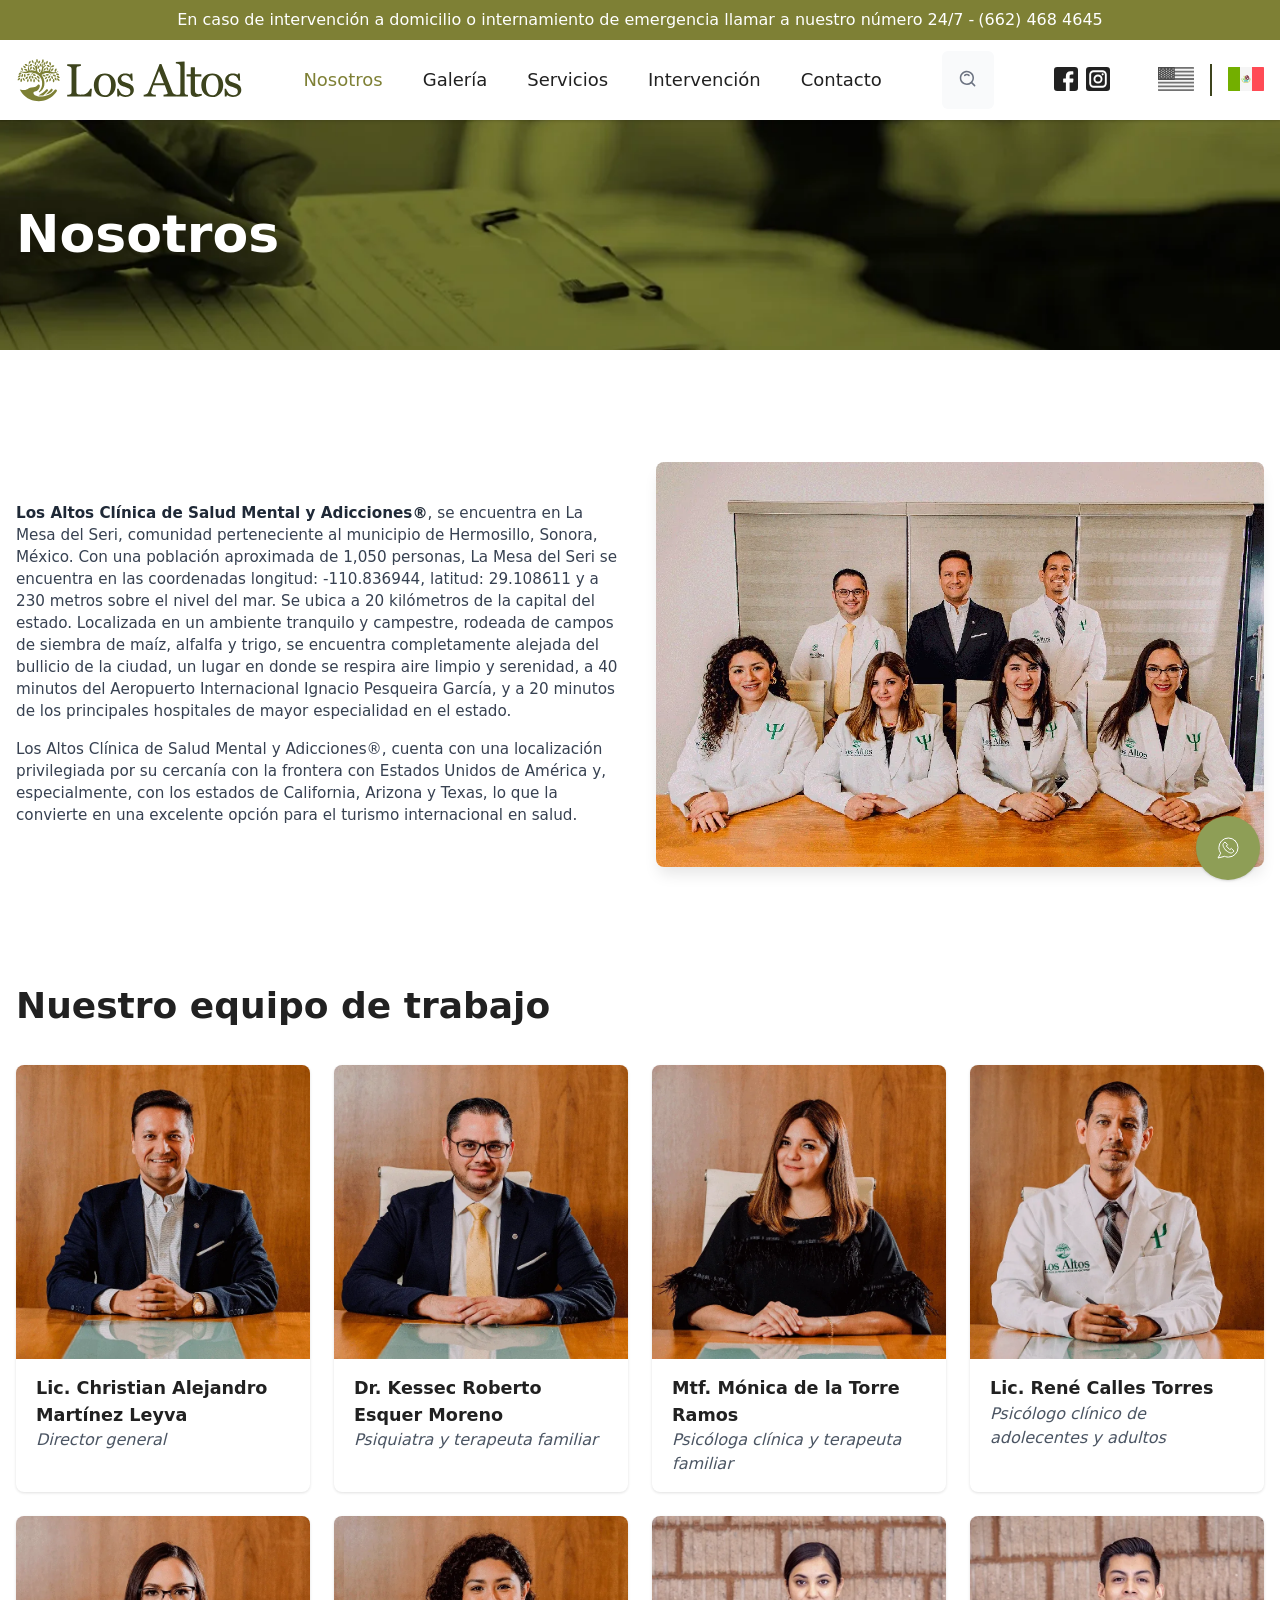
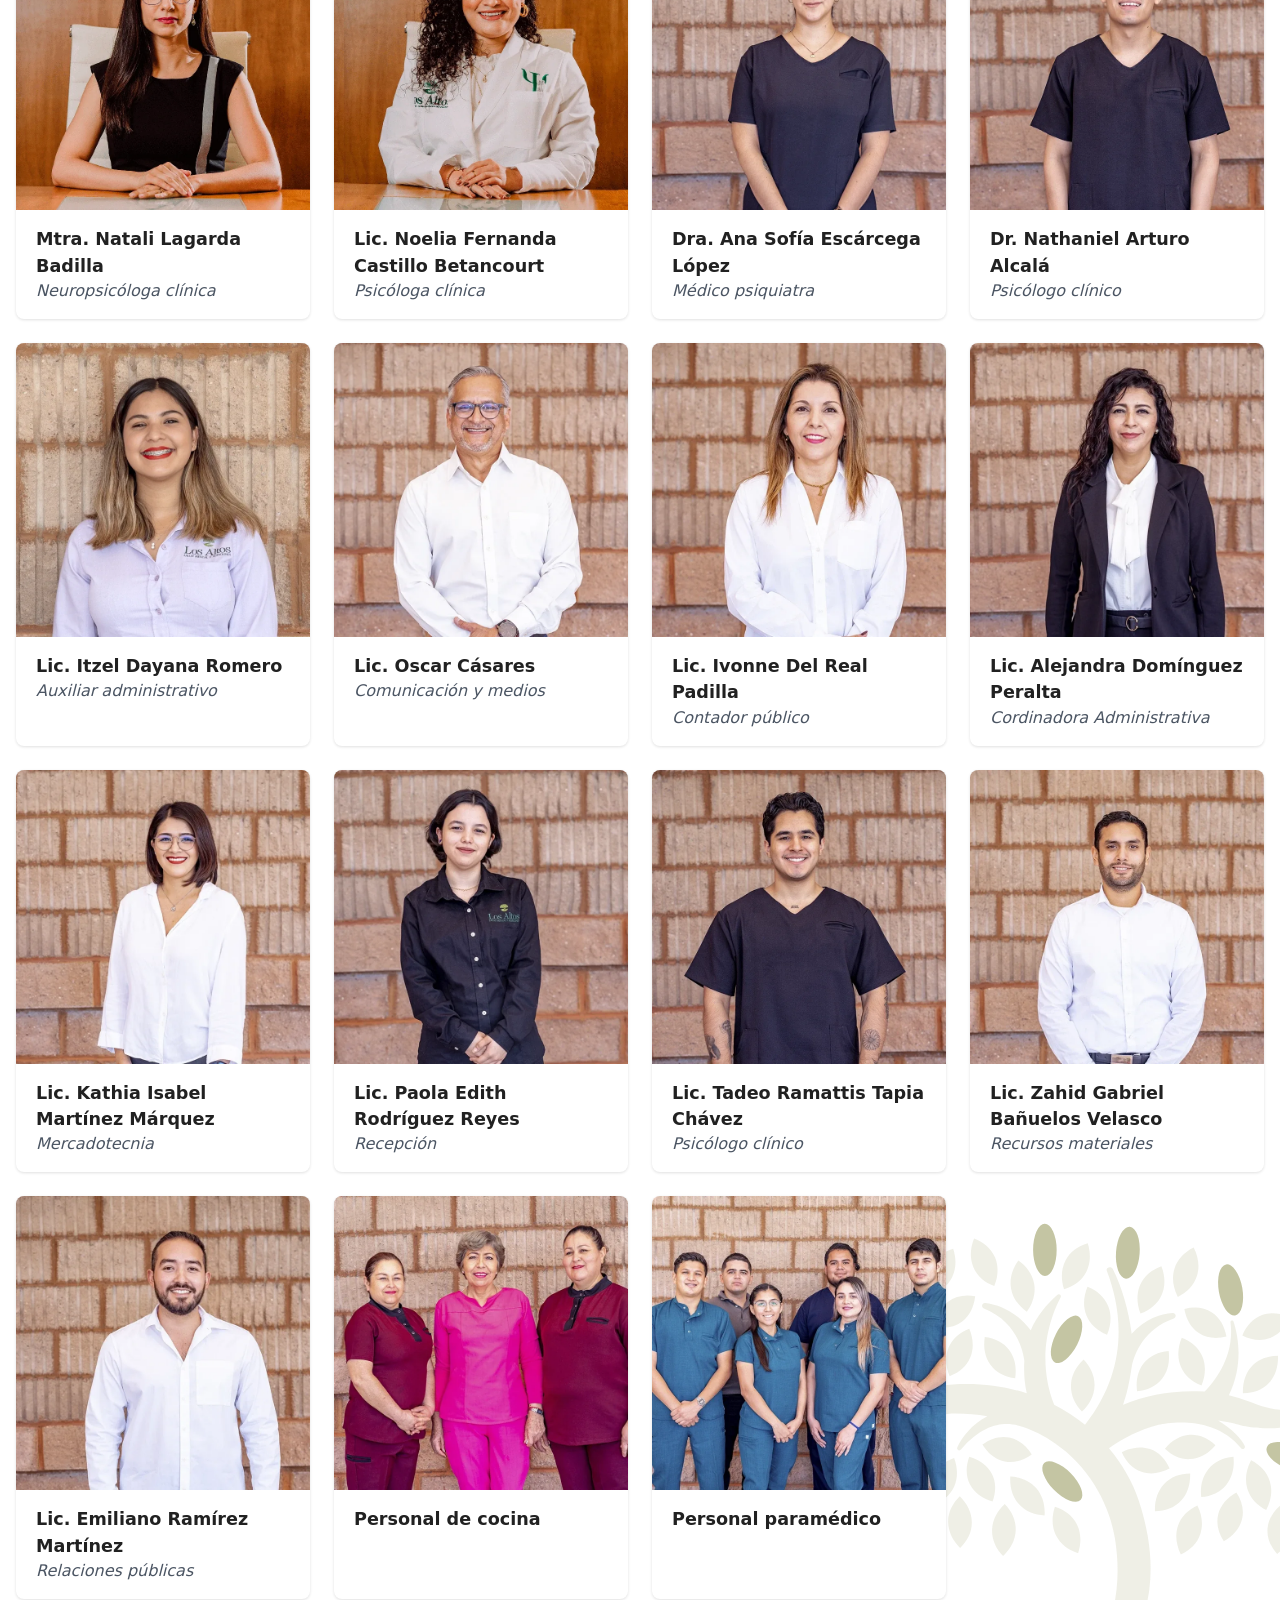
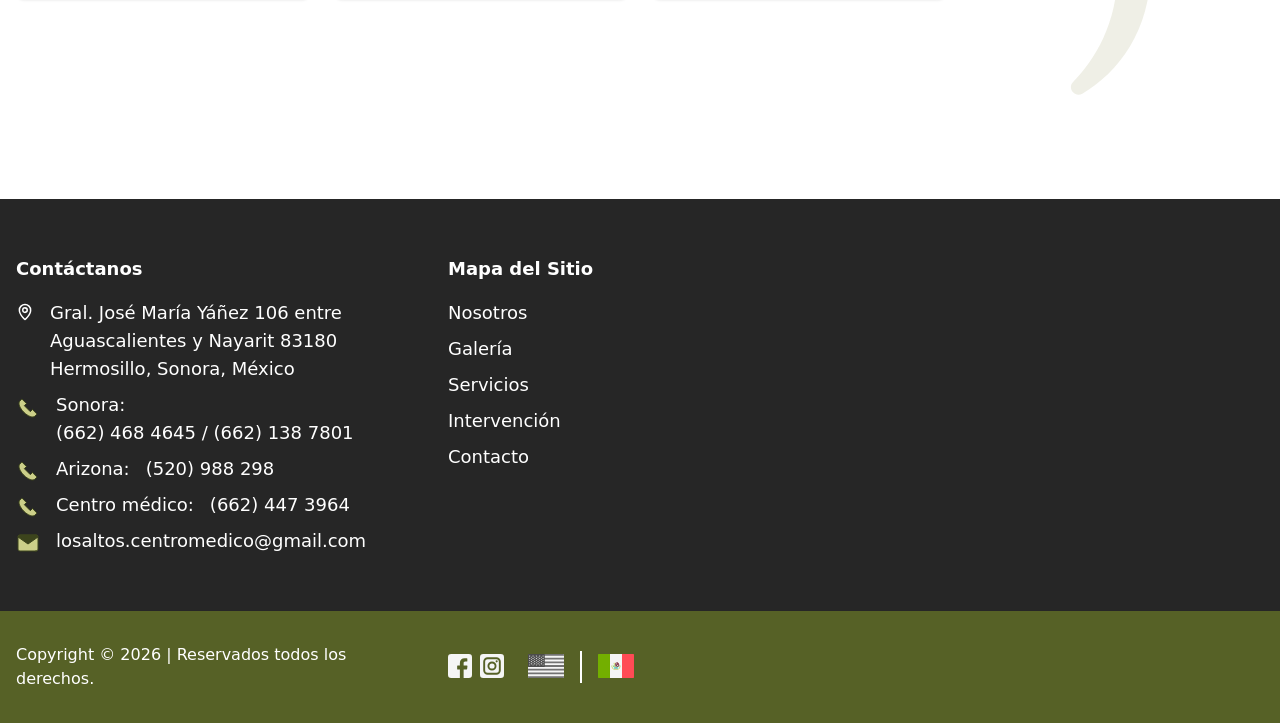
<file: about-us/index.html>
<!DOCTYPE html>
<html lang="es-MX" class="fonts-enhancement fonts-enhancement--loaded"><head><base href="../"><meta http-equiv="Content-Type" content="text/html; charset=UTF-8"><meta http-equiv="X-UA-Compatible" content="IE=edge"><meta name="viewport" content="width=device-width,initial-scale=1"><title>Nosotros | Los Altos</title><meta name="keywords" content="e-menu"><meta name="author" content="mr.código"><meta name="color-scheme" content="light"><style type="text/css">svg:not(:root).svg-inline--fa {
  overflow: visible;
}

.svg-inline--fa {
  display: inline-block;
  font-size: inherit;
  height: 1em;
  overflow: visible;
  vertical-align: -0.125em;
}
.svg-inline--fa.fa-lg {
  vertical-align: -0.225em;
}
.svg-inline--fa.fa-w-1 {
  width: 0.0625em;
}
.svg-inline--fa.fa-w-2 {
  width: 0.125em;
}
.svg-inline--fa.fa-w-3 {
  width: 0.1875em;
}
.svg-inline--fa.fa-w-4 {
  width: 0.25em;
}
.svg-inline--fa.fa-w-5 {
  width: 0.3125em;
}
.svg-inline--fa.fa-w-6 {
  width: 0.375em;
}
.svg-inline--fa.fa-w-7 {
  width: 0.4375em;
}
.svg-inline--fa.fa-w-8 {
  width: 0.5em;
}
.svg-inline--fa.fa-w-9 {
  width: 0.5625em;
}
.svg-inline--fa.fa-w-10 {
  width: 0.625em;
}
.svg-inline--fa.fa-w-11 {
  width: 0.6875em;
}
.svg-inline--fa.fa-w-12 {
  width: 0.75em;
}
.svg-inline--fa.fa-w-13 {
  width: 0.8125em;
}
.svg-inline--fa.fa-w-14 {
  width: 0.875em;
}
.svg-inline--fa.fa-w-15 {
  width: 0.9375em;
}
.svg-inline--fa.fa-w-16 {
  width: 1em;
}
.svg-inline--fa.fa-w-17 {
  width: 1.0625em;
}
.svg-inline--fa.fa-w-18 {
  width: 1.125em;
}
.svg-inline--fa.fa-w-19 {
  width: 1.1875em;
}
.svg-inline--fa.fa-w-20 {
  width: 1.25em;
}
.svg-inline--fa.fa-pull-left {
  margin-right: 0.3em;
  width: auto;
}
.svg-inline--fa.fa-pull-right {
  margin-left: 0.3em;
  width: auto;
}
.svg-inline--fa.fa-border {
  height: 1.5em;
}
.svg-inline--fa.fa-li {
  width: 2em;
}
.svg-inline--fa.fa-fw {
  width: 1.25em;
}

.fa-layers svg.svg-inline--fa {
  bottom: 0;
  left: 0;
  margin: auto;
  position: absolute;
  right: 0;
  top: 0;
}

.fa-layers {
  display: inline-block;
  height: 1em;
  position: relative;
  text-align: center;
  vertical-align: -0.125em;
  width: 1em;
}
.fa-layers svg.svg-inline--fa {
  -webkit-transform-origin: center center;
          transform-origin: center center;
}

.fa-layers-counter, .fa-layers-text {
  display: inline-block;
  position: absolute;
  text-align: center;
}

.fa-layers-text {
  left: 50%;
  top: 50%;
  -webkit-transform: translate(-50%, -50%);
          transform: translate(-50%, -50%);
  -webkit-transform-origin: center center;
          transform-origin: center center;
}

.fa-layers-counter {
  background-color: #ff253a;
  border-radius: 1em;
  -webkit-box-sizing: border-box;
          box-sizing: border-box;
  color: #fff;
  height: 1.5em;
  line-height: 1;
  max-width: 5em;
  min-width: 1.5em;
  overflow: hidden;
  padding: 0.25em;
  right: 0;
  text-overflow: ellipsis;
  top: 0;
  -webkit-transform: scale(0.25);
          transform: scale(0.25);
  -webkit-transform-origin: top right;
          transform-origin: top right;
}

.fa-layers-bottom-right {
  bottom: 0;
  right: 0;
  top: auto;
  -webkit-transform: scale(0.25);
          transform: scale(0.25);
  -webkit-transform-origin: bottom right;
          transform-origin: bottom right;
}

.fa-layers-bottom-left {
  bottom: 0;
  left: 0;
  right: auto;
  top: auto;
  -webkit-transform: scale(0.25);
          transform: scale(0.25);
  -webkit-transform-origin: bottom left;
          transform-origin: bottom left;
}

.fa-layers-top-right {
  right: 0;
  top: 0;
  -webkit-transform: scale(0.25);
          transform: scale(0.25);
  -webkit-transform-origin: top right;
          transform-origin: top right;
}

.fa-layers-top-left {
  left: 0;
  right: auto;
  top: 0;
  -webkit-transform: scale(0.25);
          transform: scale(0.25);
  -webkit-transform-origin: top left;
          transform-origin: top left;
}

.fa-lg {
  font-size: 1.3333333333em;
  line-height: 0.75em;
  vertical-align: -0.0667em;
}

.fa-xs {
  font-size: 0.75em;
}

.fa-sm {
  font-size: 0.875em;
}

.fa-1x {
  font-size: 1em;
}

.fa-2x {
  font-size: 2em;
}

.fa-3x {
  font-size: 3em;
}

.fa-4x {
  font-size: 4em;
}

.fa-5x {
  font-size: 5em;
}

.fa-6x {
  font-size: 6em;
}

.fa-7x {
  font-size: 7em;
}

.fa-8x {
  font-size: 8em;
}

.fa-9x {
  font-size: 9em;
}

.fa-10x {
  font-size: 10em;
}

.fa-fw {
  text-align: center;
  width: 1.25em;
}

.fa-ul {
  list-style-type: none;
  margin-left: 2.5em;
  padding-left: 0;
}
.fa-ul > li {
  position: relative;
}

.fa-li {
  left: -2em;
  position: absolute;
  text-align: center;
  width: 2em;
  line-height: inherit;
}

.fa-border {
  border: solid 0.08em #eee;
  border-radius: 0.1em;
  padding: 0.2em 0.25em 0.15em;
}

.fa-pull-left {
  float: left;
}

.fa-pull-right {
  float: right;
}

.fa.fa-pull-left,
.fas.fa-pull-left,
.far.fa-pull-left,
.fal.fa-pull-left,
.fab.fa-pull-left {
  margin-right: 0.3em;
}
.fa.fa-pull-right,
.fas.fa-pull-right,
.far.fa-pull-right,
.fal.fa-pull-right,
.fab.fa-pull-right {
  margin-left: 0.3em;
}

.fa-spin {
  -webkit-animation: fa-spin 2s infinite linear;
          animation: fa-spin 2s infinite linear;
}

.fa-pulse {
  -webkit-animation: fa-spin 1s infinite steps(8);
          animation: fa-spin 1s infinite steps(8);
}

@-webkit-keyframes fa-spin {
  0% {
    -webkit-transform: rotate(0deg);
            transform: rotate(0deg);
  }
  100% {
    -webkit-transform: rotate(360deg);
            transform: rotate(360deg);
  }
}

@keyframes fa-spin {
  0% {
    -webkit-transform: rotate(0deg);
            transform: rotate(0deg);
  }
  100% {
    -webkit-transform: rotate(360deg);
            transform: rotate(360deg);
  }
}
.fa-rotate-90 {
  -ms-filter: "progid:DXImageTransform.Microsoft.BasicImage(rotation=1)";
  -webkit-transform: rotate(90deg);
          transform: rotate(90deg);
}

.fa-rotate-180 {
  -ms-filter: "progid:DXImageTransform.Microsoft.BasicImage(rotation=2)";
  -webkit-transform: rotate(180deg);
          transform: rotate(180deg);
}

.fa-rotate-270 {
  -ms-filter: "progid:DXImageTransform.Microsoft.BasicImage(rotation=3)";
  -webkit-transform: rotate(270deg);
          transform: rotate(270deg);
}

.fa-flip-horizontal {
  -ms-filter: "progid:DXImageTransform.Microsoft.BasicImage(rotation=0, mirror=1)";
  -webkit-transform: scale(-1, 1);
          transform: scale(-1, 1);
}

.fa-flip-vertical {
  -ms-filter: "progid:DXImageTransform.Microsoft.BasicImage(rotation=2, mirror=1)";
  -webkit-transform: scale(1, -1);
          transform: scale(1, -1);
}

.fa-flip-both, .fa-flip-horizontal.fa-flip-vertical {
  -ms-filter: "progid:DXImageTransform.Microsoft.BasicImage(rotation=2, mirror=1)";
  -webkit-transform: scale(-1, -1);
          transform: scale(-1, -1);
}

:root .fa-rotate-90,
:root .fa-rotate-180,
:root .fa-rotate-270,
:root .fa-flip-horizontal,
:root .fa-flip-vertical,
:root .fa-flip-both {
  -webkit-filter: none;
          filter: none;
}

.fa-stack {
  display: inline-block;
  height: 2em;
  position: relative;
  width: 2.5em;
}

.fa-stack-1x,
.fa-stack-2x {
  bottom: 0;
  left: 0;
  margin: auto;
  position: absolute;
  right: 0;
  top: 0;
}

.svg-inline--fa.fa-stack-1x {
  height: 1em;
  width: 1.25em;
}
.svg-inline--fa.fa-stack-2x {
  height: 2em;
  width: 2.5em;
}

.fa-inverse {
  color: #fff;
}

.sr-only {
  border: 0;
  clip: rect(0, 0, 0, 0);
  height: 1px;
  margin: -1px;
  overflow: hidden;
  padding: 0;
  position: absolute;
  width: 1px;
}

.sr-only-focusable:active, .sr-only-focusable:focus {
  clip: auto;
  height: auto;
  margin: 0;
  overflow: visible;
  position: static;
  width: auto;
}

.svg-inline--fa .fa-primary {
  fill: var(--fa-primary-color, currentColor);
  opacity: 1;
  opacity: var(--fa-primary-opacity, 1);
}

.svg-inline--fa .fa-secondary {
  fill: var(--fa-secondary-color, currentColor);
  opacity: 0.4;
  opacity: var(--fa-secondary-opacity, 0.4);
}

.svg-inline--fa.fa-swap-opacity .fa-primary {
  opacity: 0.4;
  opacity: var(--fa-secondary-opacity, 0.4);
}

.svg-inline--fa.fa-swap-opacity .fa-secondary {
  opacity: 1;
  opacity: var(--fa-primary-opacity, 1);
}

.svg-inline--fa mask .fa-primary,
.svg-inline--fa mask .fa-secondary {
  fill: black;
}

.fad.fa-inverse {
  color: #fff;
}</style><style type="text/css" data-tippy-stylesheet="">.tippy-iOS{cursor:pointer!important;-webkit-tap-highlight-color:transparent}.tippy-popper{transition-timing-function:cubic-bezier(.165,.84,.44,1);max-width:calc(100% - 8px);pointer-events:none;outline:0}.tippy-popper[x-placement^=top] .tippy-backdrop{border-radius:40% 40% 0 0}.tippy-popper[x-placement^=top] .tippy-roundarrow{bottom:-7px;bottom:-6.5px;-webkit-transform-origin:50% 0;transform-origin:50% 0;margin:0 3px}.tippy-popper[x-placement^=top] .tippy-roundarrow svg{position:absolute;left:0;-webkit-transform:rotate(180deg);transform:rotate(180deg)}.tippy-popper[x-placement^=top] .tippy-arrow{border-top:8px solid #333;border-right:8px solid transparent;border-left:8px solid transparent;bottom:-7px;margin:0 3px;-webkit-transform-origin:50% 0;transform-origin:50% 0}.tippy-popper[x-placement^=top] .tippy-backdrop{-webkit-transform-origin:0 25%;transform-origin:0 25%}.tippy-popper[x-placement^=top] .tippy-backdrop[data-state=visible]{-webkit-transform:scale(1) translate(-50%,-55%);transform:scale(1) translate(-50%,-55%)}.tippy-popper[x-placement^=top] .tippy-backdrop[data-state=hidden]{-webkit-transform:scale(.2) translate(-50%,-45%);transform:scale(.2) translate(-50%,-45%);opacity:0}.tippy-popper[x-placement^=top] [data-animation=shift-toward][data-state=visible]{-webkit-transform:translateY(-10px);transform:translateY(-10px)}.tippy-popper[x-placement^=top] [data-animation=shift-toward][data-state=hidden]{opacity:0;-webkit-transform:translateY(-20px);transform:translateY(-20px)}.tippy-popper[x-placement^=top] [data-animation=perspective]{-webkit-transform-origin:bottom;transform-origin:bottom}.tippy-popper[x-placement^=top] [data-animation=perspective][data-state=visible]{-webkit-transform:perspective(700px) translateY(-10px);transform:perspective(700px) translateY(-10px)}.tippy-popper[x-placement^=top] [data-animation=perspective][data-state=hidden]{opacity:0;-webkit-transform:perspective(700px) rotateX(60deg);transform:perspective(700px) rotateX(60deg)}.tippy-popper[x-placement^=top] [data-animation=fade][data-state=visible]{-webkit-transform:translateY(-10px);transform:translateY(-10px)}.tippy-popper[x-placement^=top] [data-animation=fade][data-state=hidden]{opacity:0;-webkit-transform:translateY(-10px);transform:translateY(-10px)}.tippy-popper[x-placement^=top] [data-animation=shift-away][data-state=visible]{-webkit-transform:translateY(-10px);transform:translateY(-10px)}.tippy-popper[x-placement^=top] [data-animation=shift-away][data-state=hidden]{opacity:0}.tippy-popper[x-placement^=top] [data-animation=scale]{-webkit-transform-origin:bottom;transform-origin:bottom}.tippy-popper[x-placement^=top] [data-animation=scale][data-state=visible]{-webkit-transform:translateY(-10px);transform:translateY(-10px)}.tippy-popper[x-placement^=top] [data-animation=scale][data-state=hidden]{opacity:0;-webkit-transform:translateY(-10px) scale(.5);transform:translateY(-10px) scale(.5)}.tippy-popper[x-placement^=bottom] .tippy-backdrop{border-radius:0 0 30% 30%}.tippy-popper[x-placement^=bottom] .tippy-roundarrow{top:-7px;-webkit-transform-origin:50% 100%;transform-origin:50% 100%;margin:0 3px}.tippy-popper[x-placement^=bottom] .tippy-roundarrow svg{position:absolute;left:0}.tippy-popper[x-placement^=bottom] .tippy-arrow{border-bottom:8px solid #333;border-right:8px solid transparent;border-left:8px solid transparent;top:-7px;margin:0 3px;-webkit-transform-origin:50% 100%;transform-origin:50% 100%}.tippy-popper[x-placement^=bottom] .tippy-backdrop{-webkit-transform-origin:0 -50%;transform-origin:0 -50%}.tippy-popper[x-placement^=bottom] .tippy-backdrop[data-state=visible]{-webkit-transform:scale(1) translate(-50%,-45%);transform:scale(1) translate(-50%,-45%)}.tippy-popper[x-placement^=bottom] .tippy-backdrop[data-state=hidden]{-webkit-transform:scale(.2) translate(-50%);transform:scale(.2) translate(-50%);opacity:0}.tippy-popper[x-placement^=bottom] [data-animation=shift-toward][data-state=visible]{-webkit-transform:translateY(10px);transform:translateY(10px)}.tippy-popper[x-placement^=bottom] [data-animation=shift-toward][data-state=hidden]{opacity:0;-webkit-transform:translateY(20px);transform:translateY(20px)}.tippy-popper[x-placement^=bottom] [data-animation=perspective]{-webkit-transform-origin:top;transform-origin:top}.tippy-popper[x-placement^=bottom] [data-animation=perspective][data-state=visible]{-webkit-transform:perspective(700px) translateY(10px);transform:perspective(700px) translateY(10px)}.tippy-popper[x-placement^=bottom] [data-animation=perspective][data-state=hidden]{opacity:0;-webkit-transform:perspective(700px) rotateX(-60deg);transform:perspective(700px) rotateX(-60deg)}.tippy-popper[x-placement^=bottom] [data-animation=fade][data-state=visible]{-webkit-transform:translateY(10px);transform:translateY(10px)}.tippy-popper[x-placement^=bottom] [data-animation=fade][data-state=hidden]{opacity:0;-webkit-transform:translateY(10px);transform:translateY(10px)}.tippy-popper[x-placement^=bottom] [data-animation=shift-away][data-state=visible]{-webkit-transform:translateY(10px);transform:translateY(10px)}.tippy-popper[x-placement^=bottom] [data-animation=shift-away][data-state=hidden]{opacity:0}.tippy-popper[x-placement^=bottom] [data-animation=scale]{-webkit-transform-origin:top;transform-origin:top}.tippy-popper[x-placement^=bottom] [data-animation=scale][data-state=visible]{-webkit-transform:translateY(10px);transform:translateY(10px)}.tippy-popper[x-placement^=bottom] [data-animation=scale][data-state=hidden]{opacity:0;-webkit-transform:translateY(10px) scale(.5);transform:translateY(10px) scale(.5)}.tippy-popper[x-placement^=left] .tippy-backdrop{border-radius:50% 0 0 50%}.tippy-popper[x-placement^=left] .tippy-roundarrow{right:-12px;-webkit-transform-origin:33.33333333% 50%;transform-origin:33.33333333% 50%;margin:3px 0}.tippy-popper[x-placement^=left] .tippy-roundarrow svg{position:absolute;left:0;-webkit-transform:rotate(90deg);transform:rotate(90deg)}.tippy-popper[x-placement^=left] .tippy-arrow{border-left:8px solid #333;border-top:8px solid transparent;border-bottom:8px solid transparent;right:-7px;margin:3px 0;-webkit-transform-origin:0 50%;transform-origin:0 50%}.tippy-popper[x-placement^=left] .tippy-backdrop{-webkit-transform-origin:50% 0;transform-origin:50% 0}.tippy-popper[x-placement^=left] .tippy-backdrop[data-state=visible]{-webkit-transform:scale(1) translate(-50%,-50%);transform:scale(1) translate(-50%,-50%)}.tippy-popper[x-placement^=left] .tippy-backdrop[data-state=hidden]{-webkit-transform:scale(.2) translate(-75%,-50%);transform:scale(.2) translate(-75%,-50%);opacity:0}.tippy-popper[x-placement^=left] [data-animation=shift-toward][data-state=visible]{-webkit-transform:translateX(-10px);transform:translateX(-10px)}.tippy-popper[x-placement^=left] [data-animation=shift-toward][data-state=hidden]{opacity:0;-webkit-transform:translateX(-20px);transform:translateX(-20px)}.tippy-popper[x-placement^=left] [data-animation=perspective]{-webkit-transform-origin:right;transform-origin:right}.tippy-popper[x-placement^=left] [data-animation=perspective][data-state=visible]{-webkit-transform:perspective(700px) translateX(-10px);transform:perspective(700px) translateX(-10px)}.tippy-popper[x-placement^=left] [data-animation=perspective][data-state=hidden]{opacity:0;-webkit-transform:perspective(700px) rotateY(-60deg);transform:perspective(700px) rotateY(-60deg)}.tippy-popper[x-placement^=left] [data-animation=fade][data-state=visible]{-webkit-transform:translateX(-10px);transform:translateX(-10px)}.tippy-popper[x-placement^=left] [data-animation=fade][data-state=hidden]{opacity:0;-webkit-transform:translateX(-10px);transform:translateX(-10px)}.tippy-popper[x-placement^=left] [data-animation=shift-away][data-state=visible]{-webkit-transform:translateX(-10px);transform:translateX(-10px)}.tippy-popper[x-placement^=left] [data-animation=shift-away][data-state=hidden]{opacity:0}.tippy-popper[x-placement^=left] [data-animation=scale]{-webkit-transform-origin:right;transform-origin:right}.tippy-popper[x-placement^=left] [data-animation=scale][data-state=visible]{-webkit-transform:translateX(-10px);transform:translateX(-10px)}.tippy-popper[x-placement^=left] [data-animation=scale][data-state=hidden]{opacity:0;-webkit-transform:translateX(-10px) scale(.5);transform:translateX(-10px) scale(.5)}.tippy-popper[x-placement^=right] .tippy-backdrop{border-radius:0 50% 50% 0}.tippy-popper[x-placement^=right] .tippy-roundarrow{left:-12px;-webkit-transform-origin:66.66666666% 50%;transform-origin:66.66666666% 50%;margin:3px 0}.tippy-popper[x-placement^=right] .tippy-roundarrow svg{position:absolute;left:0;-webkit-transform:rotate(-90deg);transform:rotate(-90deg)}.tippy-popper[x-placement^=right] .tippy-arrow{border-right:8px solid #333;border-top:8px solid transparent;border-bottom:8px solid transparent;left:-7px;margin:3px 0;-webkit-transform-origin:100% 50%;transform-origin:100% 50%}.tippy-popper[x-placement^=right] .tippy-backdrop{-webkit-transform-origin:-50% 0;transform-origin:-50% 0}.tippy-popper[x-placement^=right] .tippy-backdrop[data-state=visible]{-webkit-transform:scale(1) translate(-50%,-50%);transform:scale(1) translate(-50%,-50%)}.tippy-popper[x-placement^=right] .tippy-backdrop[data-state=hidden]{-webkit-transform:scale(.2) translate(-25%,-50%);transform:scale(.2) translate(-25%,-50%);opacity:0}.tippy-popper[x-placement^=right] [data-animation=shift-toward][data-state=visible]{-webkit-transform:translateX(10px);transform:translateX(10px)}.tippy-popper[x-placement^=right] [data-animation=shift-toward][data-state=hidden]{opacity:0;-webkit-transform:translateX(20px);transform:translateX(20px)}.tippy-popper[x-placement^=right] [data-animation=perspective]{-webkit-transform-origin:left;transform-origin:left}.tippy-popper[x-placement^=right] [data-animation=perspective][data-state=visible]{-webkit-transform:perspective(700px) translateX(10px);transform:perspective(700px) translateX(10px)}.tippy-popper[x-placement^=right] [data-animation=perspective][data-state=hidden]{opacity:0;-webkit-transform:perspective(700px) rotateY(60deg);transform:perspective(700px) rotateY(60deg)}.tippy-popper[x-placement^=right] [data-animation=fade][data-state=visible]{-webkit-transform:translateX(10px);transform:translateX(10px)}.tippy-popper[x-placement^=right] [data-animation=fade][data-state=hidden]{opacity:0;-webkit-transform:translateX(10px);transform:translateX(10px)}.tippy-popper[x-placement^=right] [data-animation=shift-away][data-state=visible]{-webkit-transform:translateX(10px);transform:translateX(10px)}.tippy-popper[x-placement^=right] [data-animation=shift-away][data-state=hidden]{opacity:0}.tippy-popper[x-placement^=right] [data-animation=scale]{-webkit-transform-origin:left;transform-origin:left}.tippy-popper[x-placement^=right] [data-animation=scale][data-state=visible]{-webkit-transform:translateX(10px);transform:translateX(10px)}.tippy-popper[x-placement^=right] [data-animation=scale][data-state=hidden]{opacity:0;-webkit-transform:translateX(10px) scale(.5);transform:translateX(10px) scale(.5)}.tippy-tooltip{position:relative;color:#fff;border-radius:.25rem;font-size:.875rem;padding:.3125rem .5625rem;line-height:1.4;text-align:center;background-color:#333}.tippy-tooltip[data-size=small]{padding:.1875rem .375rem;font-size:.75rem}.tippy-tooltip[data-size=large]{padding:.375rem .75rem;font-size:1rem}.tippy-tooltip[data-animatefill]{overflow:hidden;background-color:initial}.tippy-tooltip[data-interactive],.tippy-tooltip[data-interactive] .tippy-roundarrow path{pointer-events:auto}.tippy-tooltip[data-inertia][data-state=visible]{transition-timing-function:cubic-bezier(.54,1.5,.38,1.11)}.tippy-tooltip[data-inertia][data-state=hidden]{transition-timing-function:ease}.tippy-arrow,.tippy-roundarrow{position:absolute;width:0;height:0}.tippy-roundarrow{width:18px;height:7px;fill:#333;pointer-events:none}.tippy-backdrop{position:absolute;background-color:#333;border-radius:50%;width:calc(110% + 2rem);left:50%;top:50%;z-index:-1;transition:all cubic-bezier(.46,.1,.52,.98);-webkit-backface-visibility:hidden;backface-visibility:hidden}.tippy-backdrop:after{content:"";float:left;padding-top:100%}.tippy-backdrop+.tippy-content{transition-property:opacity;will-change:opacity}.tippy-backdrop+.tippy-content[data-state=hidden]{opacity:0}</style><link href="css/chunk-vendors.3d5cf4b0.css" rel="stylesheet"><link href="css/app.ec54f82e.css" rel="stylesheet"><link href="css/paginas.css" rel="stylesheet"><link rel="icon" type="image/png" sizes="32x32" href="img/icons/favicon-32x32.png"><link rel="manifest" href="manifest.json"><meta name="theme-color" content="#7e8035"><meta name="apple-mobile-web-app-capable" content="yes"><meta name="apple-mobile-web-app-status-bar-style" content="default"><meta name="apple-mobile-web-app-title" content="Los Altos"><meta name="msapplication-TileImage" content="/img/icons/msapplication-icon-144x144.png"><meta name="msapplication-TileColor" content="#ffffff"><style type="text/css">.vc-popover-content-wrapper[data-v-05016e86]{--popover-horizontal-content-offset:8px;--popover-vertical-content-offset:10px;--popover-slide-translation:15px;--popover-transition-time:0.14s ease-in-out;--popover-caret-horizontal-offset:18px;--popover-caret-vertical-offset:8px;position:absolute;display:block;outline:none;z-index:10}.vc-popover-content-wrapper[data-v-05016e86]:not(.is-interactive){pointer-events:none}.vc-popover-content[data-v-05016e86]{position:relative;outline:none;z-index:10;box-shadow:var(--shadow-lg)}.vc-popover-content.direction-bottom[data-v-05016e86]{margin-top:var(--popover-vertical-content-offset)}.vc-popover-content.direction-top[data-v-05016e86]{margin-bottom:var(--popover-vertical-content-offset)}.vc-popover-content.direction-left[data-v-05016e86]{margin-right:var(--popover-horizontal-content-offset)}.vc-popover-content.direction-right[data-v-05016e86]{margin-left:var(--popover-horizontal-content-offset)}.vc-popover-caret[data-v-05016e86]{content:"";position:absolute;display:block;width:12px;height:12px;border-top:inherit;border-left:inherit;background-color:inherit;-webkit-user-select:none;user-select:none;z-index:-1}.vc-popover-caret.direction-bottom[data-v-05016e86]{top:0}.vc-popover-caret.direction-bottom.align-left[data-v-05016e86]{transform:translateY(-50%) rotate(45deg)}.vc-popover-caret.direction-bottom.align-center[data-v-05016e86]{transform:translateX(-50%) translateY(-50%) rotate(45deg)}.vc-popover-caret.direction-bottom.align-right[data-v-05016e86]{transform:translateY(-50%) rotate(45deg)}.vc-popover-caret.direction-top[data-v-05016e86]{top:100%}.vc-popover-caret.direction-top.align-left[data-v-05016e86]{transform:translateY(-50%) rotate(-135deg)}.vc-popover-caret.direction-top.align-center[data-v-05016e86]{transform:translateX(-50%) translateY(-50%) rotate(-135deg)}.vc-popover-caret.direction-top.align-right[data-v-05016e86]{transform:translateY(-50%) rotate(-135deg)}.vc-popover-caret.direction-left[data-v-05016e86]{left:100%}.vc-popover-caret.direction-left.align-top[data-v-05016e86]{transform:translateX(-50%) rotate(135deg)}.vc-popover-caret.direction-left.align-middle[data-v-05016e86]{transform:translateY(-50%) translateX(-50%) rotate(135deg)}.vc-popover-caret.direction-left.align-bottom[data-v-05016e86]{transform:translateX(-50%) rotate(135deg)}.vc-popover-caret.direction-right[data-v-05016e86]{left:0}.vc-popover-caret.direction-right.align-top[data-v-05016e86]{transform:translateX(-50%) rotate(-45deg)}.vc-popover-caret.direction-right.align-middle[data-v-05016e86]{transform:translateY(-50%) translateX(-50%) rotate(-45deg)}.vc-popover-caret.direction-right.align-bottom[data-v-05016e86]{transform:translateX(-50%) rotate(-45deg)}.vc-popover-caret.align-left[data-v-05016e86]{left:var(--popover-caret-horizontal-offset)}.vc-popover-caret.align-center[data-v-05016e86]{left:50%}.vc-popover-caret.align-right[data-v-05016e86]{right:var(--popover-caret-horizontal-offset)}.vc-popover-caret.align-top[data-v-05016e86]{top:var(--popover-caret-vertical-offset)}.vc-popover-caret.align-middle[data-v-05016e86]{top:50%}.vc-popover-caret.align-bottom[data-v-05016e86]{bottom:var(--popover-caret-vertical-offset)}.fade-enter-active[data-v-05016e86],.fade-leave-active[data-v-05016e86],.slide-fade-enter-active[data-v-05016e86],.slide-fade-leave-active[data-v-05016e86]{transition:all var(--popover-transition-time);pointer-events:none}.fade-enter[data-v-05016e86],.fade-leave-to[data-v-05016e86],.slide-fade-enter[data-v-05016e86],.slide-fade-leave-to[data-v-05016e86]{opacity:0}.slide-fade-enter.direction-bottom[data-v-05016e86],.slide-fade-leave-to.direction-bottom[data-v-05016e86]{transform:translateY(calc(var(--popover-slide-translation)*-1))}.slide-fade-enter.direction-top[data-v-05016e86],.slide-fade-leave-to.direction-top[data-v-05016e86]{transform:translateY(var(--popover-slide-translation))}.slide-fade-enter.direction-left[data-v-05016e86],.slide-fade-leave-to.direction-left[data-v-05016e86]{transform:translateX(var(--popover-slide-translation))}.slide-fade-enter.direction-right[data-v-05016e86],.slide-fade-leave-to.direction-right[data-v-05016e86]{transform:translateX(calc(var(--popover-slide-translation)*-1))}</style><style type="text/css">.vc-day-popover-row[data-v-eb5afd1a]{--day-content-transition-time:0.13s ease-in;display:flex;align-items:center;transition:all var(--day-content-transition-time)}.vc-day-popover-row[data-v-eb5afd1a]:not(:first-child){margin-top:3px}.vc-day-popover-row-indicator[data-v-eb5afd1a]{display:flex;justify-content:center;align-items:center;flex-grow:0;width:15px;margin-right:3px}.vc-day-popover-row-indicator span[data-v-eb5afd1a]{transition:all var(--day-content-transition-time)}.vc-day-popover-row-content[data-v-eb5afd1a]{display:flex;align-items:center;flex-wrap:none;flex-grow:1;width:max-content}</style><style type="text/css">.vc-svg-icon[data-v-63f7b5ec]{display:inline-block;stroke:currentColor;stroke-width:0}.vc-svg-icon path[data-v-63f7b5ec]{fill:currentColor}</style><style type="text/css">.vc-nav-header{display:flex;justify-content:space-between}.vc-nav-arrow{display:flex;justify-content:center;align-items:center;cursor:pointer;-webkit-user-select:none;user-select:none;line-height:var(--leading-snug);border-width:2px;border-style:solid;border-color:transparent;border-radius:var(--rounded)}.vc-nav-arrow.is-left{margin-right:auto}.vc-nav-arrow.is-right{margin-left:auto}.vc-nav-arrow.is-disabled{opacity:.25;pointer-events:none;cursor:not-allowed}.vc-nav-arrow:hover{background-color:var(--gray-900)}.vc-nav-arrow:focus{border-color:var(--accent-600)}.vc-nav-title{color:var(--accent-100);font-weight:var(--font-bold);line-height:var(--leading-snug);padding:4px 8px;border-radius:var(--rounded);border-width:2px;border-style:solid;border-color:transparent;-webkit-user-select:none;user-select:none}.vc-nav-title:hover{background-color:var(--gray-900)}.vc-nav-title:focus{border-color:var(--accent-600)}.vc-nav-items{display:grid;grid-template-columns:repeat(3,1fr);grid-row-gap:2px;grid-column-gap:5px}.vc-nav-item{width:48px;text-align:center;line-height:var(--leading-snug);font-weight:var(--font-semibold);padding:4px 0;cursor:pointer;border-color:transparent;border-width:2px;border-style:solid;border-radius:var(--rounded);-webkit-user-select:none;user-select:none}.vc-nav-item:hover{color:var(--white);background-color:var(--gray-900);box-shadow:var(--shadow-inner)}.vc-nav-item.is-active{color:var(--accent-900);background:var(--accent-100);font-weight:var(--font-bold);box-shadow:var(--shadow)}.vc-nav-item.is-current{color:var(--accent-100);font-weight:var(--bold);border-color:var(--accent-100)}.vc-nav-item:focus{border-color:var(--accent-600)}.vc-nav-item.is-disabled{opacity:.25;pointer-events:none}.vc-is-dark .vc-nav-title{color:var(--gray-900)}.vc-is-dark .vc-nav-title:hover{background-color:var(--gray-200)}.vc-is-dark .vc-nav-title:focus{border-color:var(--accent-400)}.vc-is-dark .vc-nav-arrow:hover{background-color:var(--gray-200)}.vc-is-dark .vc-nav-arrow:focus{border-color:var(--accent-400)}.vc-is-dark .vc-nav-item:hover{color:var(--gray-900);background-color:var(--gray-200);box-shadow:none}.vc-is-dark .vc-nav-item.is-active{color:var(--white);background:var(--accent-500)}.vc-is-dark .vc-nav-item.is-current{color:var(--accent-600);border-color:var(--accent-500)}.vc-is-dark .vc-nav-item:focus{border-color:var(--accent-400)}</style><style type="text/css">.vc-day[data-v-4420d078]{position:relative;min-height:32px;z-index:1}.vc-day.is-not-in-month *[data-v-4420d078]{opacity:0;pointer-events:none}.vc-day-layer[data-v-4420d078]{position:absolute;left:0;right:0;top:0;bottom:0;pointer-events:none}.vc-day-box-center-center[data-v-4420d078]{display:flex;justify-content:center;align-items:center;transform-origin:50% 50%}.vc-day-box-left-center[data-v-4420d078]{display:flex;justify-content:flex-start;align-items:center;transform-origin:0 50%}.vc-day-box-right-center[data-v-4420d078]{display:flex;justify-content:flex-end;align-items:center;transform-origin:100% 50%}.vc-day-box-center-bottom[data-v-4420d078]{display:flex;justify-content:center;align-items:flex-end}.vc-day-content[data-v-4420d078]{display:flex;justify-content:center;align-items:center;font-size:var(--text-sm);font-weight:var(--font-medium);width:28px;height:28px;line-height:28px;border-radius:var(--rounded-full);-webkit-user-select:none;user-select:none;cursor:pointer}.vc-day-content[data-v-4420d078]:hover{background-color:rgba(204,214,224,.3)}.vc-day-content[data-v-4420d078]:focus{font-weight:var(--font-bold);background-color:rgba(204,214,224,.4)}.vc-day-content.is-disabled[data-v-4420d078]{color:var(--gray-400)}.vc-is-dark .vc-day-content[data-v-4420d078]:hover{background-color:rgba(114,129,151,.3)}.vc-is-dark .vc-day-content[data-v-4420d078]:focus{background-color:rgba(114,129,151,.4)}.vc-is-dark .vc-day-content.is-disabled[data-v-4420d078]{color:var(--gray-600)}.vc-highlights[data-v-4420d078]{overflow:hidden;pointer-events:none;z-index:-1}.vc-highlight[data-v-4420d078]{width:28px;height:28px}.vc-highlight.vc-highlight-base-start[data-v-4420d078]{width:50%!important;border-radius:0!important;border-right-width:0!important}.vc-highlight.vc-highlight-base-end[data-v-4420d078]{width:50%!important;border-radius:0!important;border-left-width:0!important}.vc-highlight.vc-highlight-base-middle[data-v-4420d078]{width:100%;border-radius:0!important;border-left-width:0!important;border-right-width:0!important;margin:0 -1px}.vc-dots[data-v-4420d078]{display:flex;justify-content:center;align-items:center}.vc-dot[data-v-4420d078]{width:5px;height:5px;border-radius:50%;transition:all var(--day-content-transition-time)}.vc-dot[data-v-4420d078]:not(:last-child){margin-right:3px}.vc-bars[data-v-4420d078]{display:flex;justify-content:flex-start;align-items:center;width:75%}.vc-bar[data-v-4420d078]{flex-grow:1;height:3px;transition:all var(--day-content-transition-time)}</style><style type="text/css">.vc-pane[data-v-74ad501d]{min-width:250px}.vc-header[data-v-74ad501d]{display:flex;justify-content:center;align-items:center;padding:10px 18px 0 18px}.vc-header.align-left[data-v-74ad501d]{justify-content:flex-start}.vc-header.align-right[data-v-74ad501d]{justify-content:flex-end}.vc-title[data-v-74ad501d]{font-size:var(--text-lg);color:var(--gray-800);font-weight:var(--font-semibold);line-height:28px;cursor:pointer;-webkit-user-select:none;user-select:none;white-space:nowrap}.vc-title[data-v-74ad501d]:hover{opacity:.75}.vc-weeknumber[data-v-74ad501d]{position:relative}.vc-weeknumber[data-v-74ad501d],.vc-weeknumber-content[data-v-74ad501d]{display:flex;justify-content:center;align-items:center}.vc-weeknumber-content[data-v-74ad501d]{font-size:var(--text-xs);font-weight:var(--font-medium);font-style:italic;width:28px;height:28px;margin-top:2px;color:var(--gray-500);-webkit-user-select:none;user-select:none}.vc-weeknumber-content.is-left-outside[data-v-74ad501d]{position:absolute;left:var(--weeknumber-offset)}.vc-weeknumber-content.is-right-outside[data-v-74ad501d]{position:absolute;right:var(--weeknumber-offset)}.vc-weeks[data-v-74ad501d]{display:grid;grid-template-columns:repeat(7,1fr);position:relative;-webkit-overflow-scrolling:touch;padding:5px;min-width:250px}.vc-weeks.vc-show-weeknumbers[data-v-74ad501d]{grid-template-columns:auto repeat(7,1fr)}.vc-weeks.vc-show-weeknumbers.is-right[data-v-74ad501d]{grid-template-columns:repeat(7,1fr) auto}.vc-weekday[data-v-74ad501d]{text-align:center;color:var(--gray-500);font-size:var(--text-sm);font-weight:var(--font-bold);line-height:14px;padding-top:4px;padding-bottom:8px;cursor:default;-webkit-user-select:none;user-select:none}.vc-is-dark .vc-header[data-v-74ad501d]{color:var(--gray-200)}.vc-is-dark .vc-title[data-v-74ad501d]{color:var(--gray-100)}.vc-is-dark .vc-weekday[data-v-74ad501d]{color:var(--accent-200)}</style><style type="text/css">.vc-nav-popover-container{color:var(--white);font-size:var(--text-sm);font-weight:var(--font-semibold);background-color:var(--gray-800);border:1px solid;border-color:var(--gray-700);border-radius:var(--rounded-lg);padding:4px;box-shadow:var(--shadow)}.vc-is-dark .vc-nav-popover-container{color:var(--gray-800);background-color:var(--white);border-color:var(--gray-100)}</style><style type="text/css">.none-enter-active[data-v-5be4b00c],.none-leave-active[data-v-5be4b00c]{transition-duration:0s}.fade-enter-active[data-v-5be4b00c],.fade-leave-active[data-v-5be4b00c],.slide-down-enter-active[data-v-5be4b00c],.slide-down-leave-active[data-v-5be4b00c],.slide-left-enter-active[data-v-5be4b00c],.slide-left-leave-active[data-v-5be4b00c],.slide-right-enter-active[data-v-5be4b00c],.slide-right-leave-active[data-v-5be4b00c],.slide-up-enter-active[data-v-5be4b00c],.slide-up-leave-active[data-v-5be4b00c]{transition:transform var(--slide-duration) var(--slide-timing),opacity var(--slide-duration) var(--slide-timing);-webkit-backface-visibility:hidden;backface-visibility:hidden}.fade-leave-active[data-v-5be4b00c],.none-leave-active[data-v-5be4b00c],.slide-down-leave-active[data-v-5be4b00c],.slide-left-leave-active[data-v-5be4b00c],.slide-right-leave-active[data-v-5be4b00c],.slide-up-leave-active[data-v-5be4b00c]{position:absolute;width:100%}.fade-enter[data-v-5be4b00c],.fade-leave-to[data-v-5be4b00c],.none-enter[data-v-5be4b00c],.none-leave-to[data-v-5be4b00c],.slide-down-enter[data-v-5be4b00c],.slide-down-leave-to[data-v-5be4b00c],.slide-left-enter[data-v-5be4b00c],.slide-left-leave-to[data-v-5be4b00c],.slide-right-enter[data-v-5be4b00c],.slide-right-leave-to[data-v-5be4b00c],.slide-up-enter[data-v-5be4b00c],.slide-up-leave-to[data-v-5be4b00c]{opacity:0}.slide-left-enter[data-v-5be4b00c],.slide-right-leave-to[data-v-5be4b00c]{transform:translateX(var(--slide-translate))}.slide-left-leave-to[data-v-5be4b00c],.slide-right-enter[data-v-5be4b00c]{transform:translateX(calc(var(--slide-translate)*-1))}.slide-down-leave-to[data-v-5be4b00c],.slide-up-enter[data-v-5be4b00c]{transform:translateY(var(--slide-translate))}.slide-down-enter[data-v-5be4b00c],.slide-up-leave-to[data-v-5be4b00c]{transform:translateY(calc(var(--slide-translate)*-1))}</style><style type="text/css">.vc-container{--white:#fff;--black:#000;--gray-100:#f7fafc;--gray-200:#edf2f7;--gray-300:#e2e8f0;--gray-400:#cbd5e0;--gray-500:#a0aec0;--gray-600:#718096;--gray-700:#4a5568;--gray-800:#2d3748;--gray-900:#1a202c;--red-100:#fff5f5;--red-200:#fed7d7;--red-300:#feb2b2;--red-400:#fc8181;--red-500:#f56565;--red-600:#e53e3e;--red-700:#c53030;--red-800:#9b2c2c;--red-900:#742a2a;--orange-100:#fffaf0;--orange-200:#feebc8;--orange-300:#fbd38d;--orange-400:#f6ad55;--orange-500:#ed8936;--orange-600:#dd6b20;--orange-700:#c05621;--orange-800:#9c4221;--orange-900:#7b341e;--yellow-100:ivory;--yellow-200:#fefcbf;--yellow-300:#faf089;--yellow-400:#f6e05e;--yellow-500:#ecc94b;--yellow-600:#d69e2e;--yellow-700:#b7791f;--yellow-800:#975a16;--yellow-900:#744210;--green-100:#f0fff4;--green-200:#c6f6d5;--green-300:#9ae6b4;--green-400:#68d391;--green-500:#48bb78;--green-600:#38a169;--green-700:#2f855a;--green-800:#276749;--green-900:#22543d;--teal-100:#e6fffa;--teal-200:#b2f5ea;--teal-300:#81e6d9;--teal-400:#4fd1c5;--teal-500:#38b2ac;--teal-600:#319795;--teal-700:#2c7a7b;--teal-800:#285e61;--teal-900:#234e52;--blue-100:#ebf8ff;--blue-200:#bee3f8;--blue-300:#90cdf4;--blue-400:#63b3ed;--blue-500:#4299e1;--blue-600:#3182ce;--blue-700:#2b6cb0;--blue-800:#2c5282;--blue-900:#2a4365;--indigo-100:#ebf4ff;--indigo-200:#c3dafe;--indigo-300:#a3bffa;--indigo-400:#7f9cf5;--indigo-500:#667eea;--indigo-600:#5a67d8;--indigo-700:#4c51bf;--indigo-800:#434190;--indigo-900:#3c366b;--purple-100:#faf5ff;--purple-200:#e9d8fd;--purple-300:#d6bcfa;--purple-400:#b794f4;--purple-500:#9f7aea;--purple-600:#805ad5;--purple-700:#6b46c1;--purple-800:#553c9a;--purple-900:#44337a;--pink-100:#fff5f7;--pink-200:#fed7e2;--pink-300:#fbb6ce;--pink-400:#f687b3;--pink-500:#ed64a6;--pink-600:#d53f8c;--pink-700:#b83280;--pink-800:#97266d;--pink-900:#702459}.vc-container.vc-red{--accent-100:var(--red-100);--accent-200:var(--red-200);--accent-300:var(--red-300);--accent-400:var(--red-400);--accent-500:var(--red-500);--accent-600:var(--red-600);--accent-700:var(--red-700);--accent-800:var(--red-800);--accent-900:var(--red-900)}.vc-container.vc-orange{--accent-100:var(--orange-100);--accent-200:var(--orange-200);--accent-300:var(--orange-300);--accent-400:var(--orange-400);--accent-500:var(--orange-500);--accent-600:var(--orange-600);--accent-700:var(--orange-700);--accent-800:var(--orange-800);--accent-900:var(--orange-900)}.vc-container.vc-yellow{--accent-100:var(--yellow-100);--accent-200:var(--yellow-200);--accent-300:var(--yellow-300);--accent-400:var(--yellow-400);--accent-500:var(--yellow-500);--accent-600:var(--yellow-600);--accent-700:var(--yellow-700);--accent-800:var(--yellow-800);--accent-900:var(--yellow-900)}.vc-container.vc-green{--accent-100:var(--green-100);--accent-200:var(--green-200);--accent-300:var(--green-300);--accent-400:var(--green-400);--accent-500:var(--green-500);--accent-600:var(--green-600);--accent-700:var(--green-700);--accent-800:var(--green-800);--accent-900:var(--green-900)}.vc-container.vc-teal{--accent-100:var(--teal-100);--accent-200:var(--teal-200);--accent-300:var(--teal-300);--accent-400:var(--teal-400);--accent-500:var(--teal-500);--accent-600:var(--teal-600);--accent-700:var(--teal-700);--accent-800:var(--teal-800);--accent-900:var(--teal-900)}.vc-container.vc-blue{--accent-100:var(--blue-100);--accent-200:var(--blue-200);--accent-300:var(--blue-300);--accent-400:var(--blue-400);--accent-500:var(--blue-500);--accent-600:var(--blue-600);--accent-700:var(--blue-700);--accent-800:var(--blue-800);--accent-900:var(--blue-900)}.vc-container.vc-indigo{--accent-100:var(--indigo-100);--accent-200:var(--indigo-200);--accent-300:var(--indigo-300);--accent-400:var(--indigo-400);--accent-500:var(--indigo-500);--accent-600:var(--indigo-600);--accent-700:var(--indigo-700);--accent-800:var(--indigo-800);--accent-900:var(--indigo-900)}.vc-container.vc-purple{--accent-100:var(--purple-100);--accent-200:var(--purple-200);--accent-300:var(--purple-300);--accent-400:var(--purple-400);--accent-500:var(--purple-500);--accent-600:var(--purple-600);--accent-700:var(--purple-700);--accent-800:var(--purple-800);--accent-900:var(--purple-900)}.vc-container.vc-pink{--accent-100:var(--pink-100);--accent-200:var(--pink-200);--accent-300:var(--pink-300);--accent-400:var(--pink-400);--accent-500:var(--pink-500);--accent-600:var(--pink-600);--accent-700:var(--pink-700);--accent-800:var(--pink-800);--accent-900:var(--pink-900)}.vc-container{--font-normal:400;--font-medium:500;--font-semibold:600;--font-bold:700;--text-xs:12px;--text-sm:14px;--text-base:16px;--text-lg:18px;--leading-snug:1.375;--rounded:0.25rem;--rounded-lg:0.5rem;--rounded-full:9999px;--shadow:0 1px 3px 0 rgba(0,0,0,0.1),0 1px 2px 0 rgba(0,0,0,0.06);--shadow-lg:0 10px 15px -3px rgba(0,0,0,0.1),0 4px 6px -2px rgba(0,0,0,0.05);--shadow-inner:inset 0 2px 4px 0 rgba(0,0,0,0.06);--slide-translate:22px;--slide-duration:0.15s;--slide-timing:ease;--day-content-transition-time:0.13s ease-in;--weeknumber-offset:-34px;position:relative;display:inline-flex;width:max-content;height:max-content;font-family:BlinkMacSystemFont,-apple-system,Segoe UI,Roboto,Oxygen,Ubuntu,Cantarell,Fira Sans,Droid Sans,Helvetica Neue,Helvetica,Arial,sans-serif;color:var(--gray-900);background-color:var(--white);border:1px solid;border-color:var(--gray-400);border-radius:var(--rounded-lg);-webkit-font-smoothing:antialiased;-moz-osx-font-smoothing:grayscale;-webkit-tap-highlight-color:transparent}.vc-container,.vc-container *{box-sizing:border-box}.vc-container:focus,.vc-container :focus{outline:none}.vc-container [role=button],.vc-container button{cursor:pointer}.vc-container.vc-is-expanded{min-width:100%}.vc-container .vc-container{border:none}.vc-container.vc-is-dark{color:var(--gray-100);background-color:var(--gray-900);border-color:var(--gray-700)}</style><style type="text/css">.vc-pane-container{width:100%;position:relative}.vc-pane-container.in-transition{overflow:hidden}.vc-pane-layout{display:grid}.vc-arrow{display:flex;justify-content:center;align-items:center;cursor:pointer;-webkit-user-select:none;user-select:none;pointer-events:auto;color:var(--gray-600);border-width:2px;border-style:solid;border-radius:var(--rounded);border-color:transparent}.vc-arrow:hover{background:var(--gray-200)}.vc-arrow:focus{border-color:var(--gray-300)}.vc-arrow.is-disabled{opacity:.25;pointer-events:none;cursor:not-allowed}.vc-day-popover-container{color:var(--white);background-color:var(--gray-800);border:1px solid;border-color:var(--gray-700);border-radius:var(--rounded);font-size:var(--text-xs);font-weight:var(--font-medium);padding:4px 8px;box-shadow:var(--shadow)}.vc-day-popover-header{font-size:var(--text-xs);color:var(--gray-300);font-weight:var(--font-semibold);text-align:center}.vc-arrows-container{width:100%;position:absolute;top:0;display:flex;justify-content:space-between;padding:8px 10px;pointer-events:none}.vc-arrows-container.title-left{justify-content:flex-end}.vc-arrows-container.title-right{justify-content:flex-start}.vc-is-dark .vc-arrow{color:var(--white)}.vc-is-dark .vc-arrow:hover{background:var(--gray-800)}.vc-is-dark .vc-arrow:focus{border-color:var(--gray-700)}.vc-is-dark .vc-day-popover-container{color:var(--gray-800);background-color:var(--white);border-color:var(--gray-100)}.vc-is-dark .vc-day-popover-header{color:var(--gray-700)}</style><style type="text/css">.vc-select[data-v-14bdabaf]{position:relative}.vc-select select[data-v-14bdabaf]{flex-grow:1;display:block;-webkit-appearance:none;appearance:none;width:52px;height:30px;font-size:var(--text-base);font-weight:var(--font-medium);text-align:left;background-color:var(--gray-200);border:2px solid;border-color:var(--gray-200);color:var(--gray-900);padding:0 20px 0 8px;border-radius:var(--rounded);line-height:var(--leading-tight);text-indent:0;cursor:pointer;-moz-padding-start:3px}.vc-select select[data-v-14bdabaf]:hover{color:var(--gray-600)}.vc-select select[data-v-14bdabaf]:focus{outline:0;border-color:var(--accent-400);background-color:var(--white)}.vc-select-arrow[data-v-14bdabaf]{display:flex;align-items:center;pointer-events:none;position:absolute;top:0;bottom:0;right:0;padding:0 4px 0 0;color:var(--gray-500)}.vc-select-arrow svg[data-v-14bdabaf]{width:16px;height:16px;fill:currentColor}.vc-is-dark select[data-v-14bdabaf]{background:var(--gray-700);color:var(--gray-100);border-color:var(--gray-700)}.vc-is-dark select[data-v-14bdabaf]:hover{color:var(--gray-400)}.vc-is-dark select[data-v-14bdabaf]:focus{border-color:var(--accent-500);background-color:var(--gray-800)}</style><style type="text/css">.vc-time-picker[data-v-021f332c]{display:flex;align-items:center;padding:8px}.vc-time-picker.vc-invalid[data-v-021f332c]{pointer-events:none;opacity:.5}.vc-time-picker.vc-bordered[data-v-021f332c]{border-top:1px solid var(--gray-400)}.vc-date-time[data-v-021f332c]{margin-left:8px}.vc-disabled[data-v-021f332c]{pointer-events:none;opacity:.5}.vc-time-icon[data-v-021f332c]{width:16px;height:16px;color:var(--gray-600)}.vc-date[data-v-021f332c]{display:flex;align-items:center;font-size:var(--text-sm);font-weight:var(--font-semibold);text-transform:uppercase;padding:0 0 4px 4px;margin-top:-4px}.vc-date .vc-weekday[data-v-021f332c]{color:var(--gray-700);letter-spacing:var(--tracking-wide)}.vc-date .vc-month[data-v-021f332c]{color:var(--accent-600);margin-left:8px}.vc-date .vc-day[data-v-021f332c]{color:var(--accent-600);margin-left:4px}.vc-date .vc-year[data-v-021f332c]{color:var(--gray-500);margin-left:8px}.vc-am-pm[data-v-021f332c],.vc-time[data-v-021f332c]{display:flex;align-items:center}.vc-am-pm[data-v-021f332c]{background:var(--gray-200);margin-left:8px;padding:4px;border-radius:var(--rounded);height:30px}.vc-am-pm button[data-v-021f332c]{color:var(--gray-900);font-size:var(--text-sm);font-weight:var(--font-medium);padding:0 4px;background:transparent;border:2px solid transparent;border-radius:var(--rounded);line-height:var(--leading-snug)}.vc-am-pm button[data-v-021f332c]:hover{color:var(--gray-600)}.vc-am-pm button[data-v-021f332c]:focus{border-color:var(--accent-400)}.vc-am-pm button.active[data-v-021f332c]{background:var(--accent-600);color:var(--white)}.vc-am-pm button.active[data-v-021f332c]:hover{background:var(--accent-500)}.vc-am-pm button.active[data-v-021f332c]:focus{border-color:var(--accent-400)}.vc-is-dark .vc-time-picker[data-v-021f332c]{border-color:var(--gray-700)}.vc-is-dark .vc-time-icon[data-v-021f332c],.vc-is-dark .vc-weekday[data-v-021f332c]{color:var(--gray-400)}.vc-is-dark .vc-day[data-v-021f332c],.vc-is-dark .vc-month[data-v-021f332c]{color:var(--accent-400)}.vc-is-dark .vc-year[data-v-021f332c]{color:var(--gray-500)}.vc-is-dark .vc-am-pm[data-v-021f332c]{background:var(--gray-700)}.vc-is-dark .vc-am-pm[data-v-021f332c]:focus{border-color:var(--accent-500)}.vc-is-dark .vc-am-pm button[data-v-021f332c]{color:var(--gray-100)}.vc-is-dark .vc-am-pm button[data-v-021f332c]:hover{color:var(--gray-400)}.vc-is-dark .vc-am-pm button[data-v-021f332c]:focus{border-color:var(--accent-500)}.vc-is-dark .vc-am-pm button.active[data-v-021f332c]{background:var(--accent-500);color:var(--white)}.vc-is-dark .vc-am-pm button.active[data-v-021f332c]:hover{background:var(--accent-600)}.vc-is-dark .vc-am-pm button.active[data-v-021f332c]:focus{border-color:var(--accent-500)}</style><style type="text/css">.CommuniqueNotificationListItem[data-v-51cf36ad]{pointer-events:auto;-webkit-transition-property:all;transition-property:all}</style><style type="text/css">.CommuniqueNotificationList[data-v-70f41ae1]{position:relative;display:grid;grid-auto-flow:row;grid-gap:1rem;list-style-type:none;padding:0;margin:0}.CommuniqueNotificationList--top-center[data-v-70f41ae1],.CommuniqueNotificationList--top-left[data-v-70f41ae1],.CommuniqueNotificationList--top-right[data-v-70f41ae1]{-ms-flex-line-pack:start;align-content:start}.CommuniqueNotificationList--center[data-v-70f41ae1],.CommuniqueNotificationList--center-left[data-v-70f41ae1],.CommuniqueNotificationList--center-right[data-v-70f41ae1]{-ms-flex-line-pack:center;align-content:center}.CommuniqueNotificationList--bottom-center[data-v-70f41ae1],.CommuniqueNotificationList--bottom-left[data-v-70f41ae1],.CommuniqueNotificationList--bottom-right[data-v-70f41ae1]{-ms-flex-line-pack:end;align-content:end}</style><style type="text/css">.CommuniqueContainer[data-v-5d7555c4]{pointer-events:none;position:fixed;top:0;left:0;width:100%;height:100%;display:grid;grid-template:repeat(3,33.33333%)/repeat(3,1fr)}</style><style type="text/css">.vue-slider-dot{position:absolute;-webkit-transition:all 0s;transition:all 0s;z-index:5}.vue-slider-dot:focus{outline:none}.vue-slider-dot-tooltip{position:absolute;visibility:hidden}.vue-slider-dot-hover:hover .vue-slider-dot-tooltip,.vue-slider-dot-tooltip-show{visibility:visible}.vue-slider-dot-tooltip-top{top:-10px;left:50%;-webkit-transform:translate(-50%,-100%);transform:translate(-50%,-100%)}.vue-slider-dot-tooltip-bottom{bottom:-10px;left:50%;-webkit-transform:translate(-50%,100%);transform:translate(-50%,100%)}.vue-slider-dot-tooltip-left{left:-10px;top:50%;-webkit-transform:translate(-100%,-50%);transform:translate(-100%,-50%)}.vue-slider-dot-tooltip-right{right:-10px;top:50%;-webkit-transform:translate(100%,-50%);transform:translate(100%,-50%)}</style><style type="text/css">.vue-slider-marks{position:relative;width:100%;height:100%}.vue-slider-mark{position:absolute;z-index:1}.vue-slider-ltr .vue-slider-mark,.vue-slider-rtl .vue-slider-mark{width:0;height:100%;top:50%}.vue-slider-ltr .vue-slider-mark-step,.vue-slider-rtl .vue-slider-mark-step{top:0}.vue-slider-ltr .vue-slider-mark-label,.vue-slider-rtl .vue-slider-mark-label{top:100%;margin-top:10px}.vue-slider-ltr .vue-slider-mark{-webkit-transform:translate(-50%,-50%);transform:translate(-50%,-50%)}.vue-slider-ltr .vue-slider-mark-step{left:0}.vue-slider-ltr .vue-slider-mark-label{left:50%;-webkit-transform:translateX(-50%);transform:translateX(-50%)}.vue-slider-rtl .vue-slider-mark{-webkit-transform:translate(50%,-50%);transform:translate(50%,-50%)}.vue-slider-rtl .vue-slider-mark-step{right:0}.vue-slider-rtl .vue-slider-mark-label{right:50%;-webkit-transform:translateX(50%);transform:translateX(50%)}.vue-slider-btt .vue-slider-mark,.vue-slider-ttb .vue-slider-mark{width:100%;height:0;left:50%}.vue-slider-btt .vue-slider-mark-step,.vue-slider-ttb .vue-slider-mark-step{left:0}.vue-slider-btt .vue-slider-mark-label,.vue-slider-ttb .vue-slider-mark-label{left:100%;margin-left:10px}.vue-slider-btt .vue-slider-mark{-webkit-transform:translate(-50%,50%);transform:translate(-50%,50%)}.vue-slider-btt .vue-slider-mark-step{top:0}.vue-slider-btt .vue-slider-mark-label{top:50%;-webkit-transform:translateY(-50%);transform:translateY(-50%)}.vue-slider-ttb .vue-slider-mark{-webkit-transform:translate(-50%,-50%);transform:translate(-50%,-50%)}.vue-slider-ttb .vue-slider-mark-step{bottom:0}.vue-slider-ttb .vue-slider-mark-label{bottom:50%;-webkit-transform:translateY(50%);transform:translateY(50%)}.vue-slider-mark-label,.vue-slider-mark-step{position:absolute}</style><style type="text/css">.vue-slider{position:relative;-webkit-box-sizing:content-box;box-sizing:content-box;-webkit-user-select:none;-moz-user-select:none;-ms-user-select:none;user-select:none;display:block;-webkit-tap-highlight-color:rgba(0,0,0,0)}.vue-slider-rail{position:relative;width:100%;height:100%;-webkit-transition-property:width,height,left,right,top,bottom;transition-property:width,height,left,right,top,bottom}.vue-slider-process{position:absolute;z-index:1}</style><meta data-vue-meta="1" property="fb:app_id" content="1894318807287301"><meta data-vue-meta="1" property="og:site_name" content="Los Altos"><meta data-vue-meta="1" property="og:locale" content="es_MX"><meta data-vue-meta="1" property="og:type" content="website"></head><body class="bg-white font-normal font-copy text-gray-900"><noscript><strong>We're sorry but Los Altos doesn't work properly without JavaScript enabled. Please enable it to continue.</strong></noscript><div id="app" class="relative"><!----><main><div class="flex flex-col min-h-screen"><header class="sticky top-0 z-20 bg-white shadow"><div class="
      w-full
      h-10
      bg-tertiary-900
      flex
      justify-center
      items-center
      text-white
    "><span class="hidden lg:flex lg:gap-1">En caso de intervención a domicilio o internamiento de emergencia llamar a nuestro número 24/7 - <a href="tel:6624684645" target="_blank" rel="noopener" class=""> (662) 468 4645 </a></span><span class="lg:hidden flex gap-1">Télefono 24/7 - <a href="tel:6624684645" target="_blank" rel="noopener" class=""> (662) 468 4645 </a></span></div><div class="
      max-w-screen-lg
      xl:max-w-screen-xl
      2xl:max-w-screen-2xl
      3xl:max-w-screen-3xl
      mx-auto
      px-4
    "><div class="
        flex
        justify-between
        items-center
        py-1
        lg:py-0 lg:items-stretch lg:space-x-10
      "><h1 class="font-title lg:py-4"><a href="./" class="block"><span class="sr-only">Los Altos</span><svg id="Capa_1" version="1.1" xmlns="http://www.w3.org/2000/svg" x="0" y="0" viewBox="0 0 700 147.83" xml:space="preserve" class="h-7 w-auto lg:h-12"><path fill="#3d441d" d="m233.75 100.5-2.1 23.94h-73.9v-4.93c1.13-.09 2.75-.26 4.88-.49 2.13-.23 3.61-.53 4.45-.9 1.4-.6 2.42-1.48 3.05-2.64.63-1.16.94-2.64.94-4.45V40.37c0-1.57-.27-2.96-.8-4.17-.54-1.21-1.61-2.18-3.19-2.92-1.08-.55-2.58-1.1-4.52-1.63s-3.54-.84-4.8-.94v-4.93h42.01v4.93c-1.31.05-3.01.28-5.08.7-2.08.41-3.59.79-4.52 1.11-1.59.55-2.67 1.51-3.26 2.85-.59 1.34-.88 2.78-.88 4.31v66.27c0 3.06.15 5.44.46 7.13.31 1.69 1.02 3.01 2.14 3.93 1.08.84 2.67 1.38 4.8 1.63 2.13.26 1.23.38 5.07.38 1.73 0 3.53-.04 5.4-.14 1.87-.09 3.64-.28 5.33-.55 8.26-1.35 16.01-10.07 19.57-17.82l4.95-.01zM307.32 89.46c0 4.83-.77 9.56-2.32 14.22-1.55 4.66-3.74 8.61-6.6 11.85-3.23 3.71-6.98 6.47-11.23 8.28-4.26 1.8-9.03 2.72-14.32 2.72-4.4 0-8.59-.83-12.57-2.47-3.97-1.65-7.51-4.05-10.6-7.19-3.04-3.1-5.46-6.9-7.27-11.37-1.8-4.47-2.7-9.5-2.7-15.06 0-10.71 3.15-19.47 9.45-26.28 6.29-6.81 14.55-10.22 24.74-10.22 9.69 0 17.68 3.24 23.97 9.7 6.3 6.46 9.45 15.07 9.45 25.82zm-14.52.15c0-3.48-.35-7.15-1.05-11.02-.7-3.87-1.76-7.15-3.16-9.84-1.5-2.87-3.47-5.18-5.9-6.92-2.43-1.74-5.41-2.61-8.92-2.61-3.61 0-6.69.88-9.24 2.64-2.55 1.76-4.63 4.17-6.22 7.24-1.5 2.83-2.55 6.05-3.16 9.67-.61 3.62-.91 7.12-.91 10.5 0 4.45.36 8.57 1.09 12.34.73 3.78 1.89 7.15 3.48 10.12 1.59 2.96 3.59 5.3 6.01 6.99 2.41 1.69 5.4 2.54 8.96 2.54 5.85 0 10.49-2.81 13.91-8.41 3.4-5.63 5.11-13.37 5.11-23.24zM356.98 90.86c1.92 1.67 3.39 3.59 4.42 5.77 1.03 2.18 1.54 4.84 1.54 8 0 6.35-2.39 11.54-7.19 15.58-4.79 4.03-11 6.05-18.62 6.05-4.02 0-7.72-.72-11.12-2.15-3.39-1.44-5.81-2.76-7.26-3.97l-1.4 4.52h-5.26l-.7-23.85h4.84c.37 1.81 1.17 3.93 2.38 6.35 1.22 2.42 2.69 4.6 4.42 6.56 1.82 2.04 4.01 3.77 6.56 5.17s5.41 2.09 8.59 2.09c4.49 0 7.95-1.01 10.38-3.04 2.43-2.03 3.65-4.93 3.65-8.71 0-1.95-.39-3.63-1.16-5.04-.77-1.42-1.9-2.66-3.4-3.72-1.54-1.07-3.44-2.03-5.68-2.89-2.24-.86-4.74-1.71-7.5-2.54-2.2-.65-4.64-1.54-7.33-2.67-2.69-1.13-4.99-2.47-6.9-4-2.06-1.62-3.74-3.62-5.05-5.98-1.31-2.37-1.96-5.15-1.96-8.34 0-5.61 2.1-10.36 6.31-14.26 4.21-3.89 9.84-5.84 16.9-5.84 2.71 0 5.48.35 8.31 1.04 2.83.7 5.13 1.53 6.9 2.5l1.61-3.62h5.05l1.05 22.05h-4.84c-.99-4.93-3.1-8.95-6.35-12.05-3.25-3.1-7.21-4.64-11.89-4.64-3.83 0-6.85.96-9.05 2.87-2.2 1.91-3.29 4.22-3.29 6.94 0 2.09.36 3.82 1.08 5.22.73 1.39 1.81 2.57 3.26 3.54 1.4.93 3.17 1.8 5.3 2.61 2.13.81 4.76 1.73 7.89 2.75 3.09.98 5.99 2.11 8.73 3.41 2.75 1.27 5.01 2.71 6.78 4.29zM495.75 124.44h-41.37v-4.93c3.64-.23 6.67-.7 9.08-1.39 2.41-.7 3.61-1.56 3.61-2.57 0-.41-.05-.93-.14-1.53a7.04 7.04 0 0 0-.42-1.6l-8.25-22.11h-34.94c-1.31 3.25-2.38 6.08-3.2 8.49-.82 2.41-1.56 4.64-2.21 6.67-.61 2-1.03 3.62-1.27 4.87-.23 1.25-.35 2.27-.35 3.06 0 1.85 1.47 3.29 4.42 4.31 2.95 1.02 6.27 1.62 9.96 1.8v4.93h-37.48v-4.93c1.22-.09 2.73-.36 4.56-.8 1.82-.44 3.32-1.03 4.49-1.77 1.87-1.25 3.32-2.56 4.35-3.93 1.03-1.37 2.04-3.25 3.01-5.67 5-12.38 10.52-26.28 16.55-41.72 6.04-15.44 11.41-29.18 16.13-41.24h5.61l33.17 85.11c.7 1.8 1.5 3.27 2.38 4.38s2.13 2.2 3.72 3.27c1.08.65 2.48 1.19 4.21 1.63s3.18.69 4.35.73v4.95h.03zm-40.03-40.32-15.08-38.29-14.86 38.29h29.94z" class="st0"></path><path fill="#3d441d" d="M529.58 124.44h-33.73v-4.59c1.08-.09 2.22-.2 3.44-.31 1.22-.12 2.22-.29 3.01-.52 1.31-.41 2.29-1.15 2.95-2.19.65-1.04.99-2.4.99-4.07V33.29c0-1.67-.36-3.24-1.08-4.69-.73-1.47-1.67-2.61-2.84-3.44-.84-.55-2.38-1.07-4.63-1.53-2.24-.46-4.05-.75-5.4-.84v-4.45l26.02-1.53.99 1.04v94.09c0 1.62.31 2.96.91 4 .6 1.04 1.59 1.85 2.95 2.4 1.03.46 2.04.81 3.05 1.04s2.14.4 3.4.49l-.03 4.57zM572.34 121.45c-3.04 1.25-5.92 2.31-8.63 3.16-2.72.86-6.03 1.28-9.96 1.28-5.79 0-9.88-1.45-12.24-4.35-2.36-2.9-3.54-6.99-3.54-12.28V62.82h-12.48v-6.67h12.77V34.8h12.77v21.35h19.84v6.67h-19.7v38.31c0 2.87.11 5.27.31 7.19.21 1.93.71 3.61 1.51 5.04.75 1.34 1.87 2.37 3.37 3.06 1.5.7 3.51 1.04 6.03 1.04 1.17 0 2.89-.11 5.16-.31 2.27-.21 3.87-.47 4.8-.8l-.01 5.1z" class="st0"></path><path fill="#3d441d" d="M638.26 89.46c0 4.83-.77 9.56-2.32 14.22-1.55 4.66-3.74 8.61-6.6 11.85-3.23 3.71-6.98 6.47-11.23 8.28-4.26 1.8-9.03 2.72-14.32 2.72-4.4 0-8.59-.83-12.57-2.47-3.97-1.65-7.51-4.05-10.6-7.19-3.04-3.1-5.46-6.9-7.27-11.37-1.8-4.47-2.7-9.5-2.7-15.06 0-10.71 3.15-19.47 9.45-26.28 6.29-6.81 14.55-10.22 24.74-10.22 9.69 0 17.68 3.24 23.97 9.7 6.3 6.46 9.45 15.07 9.45 25.82zm-14.52.15c0-3.48-.35-7.15-1.05-11.02-.7-3.87-1.76-7.15-3.16-9.84-1.5-2.87-3.47-5.18-5.9-6.92-2.43-1.74-5.41-2.61-8.92-2.61-3.61 0-6.69.88-9.24 2.64-2.55 1.76-4.63 4.17-6.22 7.24-1.5 2.83-2.55 6.05-3.16 9.67-.61 3.62-.91 7.12-.91 10.5 0 4.45.36 8.57 1.09 12.34.73 3.78 1.89 7.15 3.48 10.12 1.59 2.96 3.59 5.3 6.01 6.99 2.41 1.69 5.4 2.54 8.96 2.54 5.85 0 10.49-2.81 13.91-8.41 3.4-5.63 5.11-13.37 5.11-23.24zM687.93 90.86c1.92 1.67 3.39 3.59 4.42 5.77 1.03 2.18 1.54 4.84 1.54 8 0 6.35-2.39 11.54-7.19 15.58-4.79 4.03-11 6.05-18.62 6.05-4.02 0-7.72-.72-11.12-2.15-3.39-1.44-5.81-2.76-7.26-3.97l-1.4 4.52h-5.26l-.7-23.85h4.84c.37 1.81 1.17 3.93 2.38 6.35 1.22 2.42 2.69 4.6 4.42 6.56 1.82 2.04 4.01 3.77 6.56 5.17s5.41 2.09 8.59 2.09c4.49 0 7.95-1.01 10.38-3.04 2.43-2.03 3.65-4.93 3.65-8.71 0-1.95-.39-3.63-1.16-5.04-.77-1.42-1.9-2.66-3.4-3.72-1.54-1.07-3.44-2.03-5.68-2.89-2.24-.86-4.74-1.71-7.5-2.54-2.2-.65-4.64-1.54-7.33-2.67-2.69-1.13-4.99-2.47-6.9-4-2.06-1.62-3.74-3.62-5.05-5.98-1.31-2.37-1.96-5.15-1.96-8.34 0-5.61 2.1-10.36 6.31-14.26 4.21-3.89 9.84-5.84 16.9-5.84 2.71 0 5.48.35 8.31 1.04 2.83.7 5.13 1.53 6.9 2.5l1.61-3.62h5.05l1.05 22.05h-4.84c-.99-4.93-3.1-8.95-6.35-12.05-3.25-3.1-7.21-4.64-11.89-4.64-3.83 0-6.85.96-9.05 2.87-2.2 1.91-3.29 4.22-3.29 6.94 0 2.09.36 3.82 1.08 5.22.73 1.39 1.81 2.57 3.26 3.54 1.4.93 3.17 1.8 5.3 2.61 2.13.81 4.76 1.73 7.89 2.75 3.09.98 5.99 2.11 8.73 3.41 2.75 1.27 5 2.71 6.78 4.29z" class="st0"></path><g><path fill="#7d8035" d="M12.1 46.28c12.78 10.21 25.77 5.43 25.77 5.43 1.75-.5 5.36-1.02 7.25-1.02 2.46 0 4.8.21 7.02.59-3.53 1.82-5.5 4.59-6.55 6.73-.25.5.42.94.79.51 6.58-7.68 12.29-5.47 14.73-4.48 11.08 4.5 17.37 14.79 18.82 23.89 2.47 15.51-3.66 25.56-9.13 31.19-1.32 1.37.36 3.51 2.01 2.56 10.56-6.12 19.52-20.61 12.23-42.22-1.32-3.93-3.51-7.77-6.42-11.23 3.08-2.24 6.7-4.02 10.82-5.12 2.69-.56 12.22-1.95 17.96 5.12.34.42 1.01.03.8-.47-.67-1.66-2.81-3.77-5.8-5.6 1.34.18 2.68.43 3.54.68 0 0 12.22 4.5 24.25-5.12.36-.29.01-.86-.41-.65-4.19 2.08-11.89 4.65-20.02 1.21-1.61-.68-3.29-1.23-5.02-1.62 3.07-6.37 2.2-12.29 1.01-16.04-.12-.4-.72-.26-.66.15.95 7.32-3.36 12.8-5.63 15.12-6.56-.41-12.55.7-17.76 2.86.82-2.28 1.37-4.86 1.86-8.14l.06-.41c.59-2.52 2.57-7.95 9.11-10.23.7-.24.47-1.27-.26-1.2-2.67.24-5.88 1.21-8.92 4.51-.6-5.09-2.24-10.41-4.1-14.11-.35-.69-1.59-.34-1.32.39 3.48 9.06 4.73 21.57-4.74 33.56a39.1 39.1 0 0 0-6.71-4.37c-4.07-10.47-.67-19.42 1.42-23.41.23-.45-.33-.88-.7-.55-2.39 2.14-4.54 4.67-5.8 7.73-3.21-4.19-7.03-5.57-9.91-5.94-.74-.09-.99.93-.31 1.2 7.3 2.88 8.59 9.58 8.81 11.42-.16 2.41.03 4.78.53 7.06-4.87-1.59-10.29-2.33-16.14-1.94-.78.05-1.55.14-2.31.24-1.78-3.5-4.04-9.86-2.68-18.06.12-.71-.66-1.02-.9-.36-1.6 4.4-3.14 11.47-.84 19.31-1.37.38-2.71.84-4.01 1.39-8.64 3.67-16.82.93-21.28-1.28-.46-.19-.84.41-.46.72z" class="st1"></path><path fill="#7d8035" d="M113.67 34.23c1.92-.72 3.38-2.31 4.29-4.43-2-1.03-4.1-1.29-6.01-.58-1.92.72-3.38 2.31-4.29 4.43 2 1.04 4.09 1.3 6.01.58zM40.75 31.81c2.21.41 4.3.04 5.92-1.2 1.62-1.25 2.56-3.2 2.81-5.49-2.21-.41-4.3-.04-5.92 1.2-1.63 1.25-2.56 3.2-2.81 5.49z" class="st1"></path><ellipse transform="rotate(-67.325 122.034 43.545)" fill="#7d8035" cx="122.03" cy="43.54" rx="5.65" ry="2.58" class="st1"></ellipse><path fill="#7d8035" d="M20.26 46.01c1.05-2.04 1.37-4.21.74-6.22-.64-2-2.13-3.56-4.14-4.55-1.05 2.04-1.37 4.21-.74 6.22.64 2.01 2.13 3.56 4.14 4.55zM13.82 56.64c1.81-.97 3.05-2.75 3.68-4.98-2.11-.75-4.22-.73-6.04.25-1.81.97-3.05 2.75-3.68 4.98 2.11.74 4.22.72 6.04-.25zM113.44 44.03c1.42-1.51 2.06-3.6 1.99-5.92-2.24-.02-4.23.7-5.65 2.21s-2.06 3.6-1.99 5.92c2.23.03 4.23-.69 5.65-2.21zM86.18 39.74c-1.28 1.64-1.74 3.77-1.45 6.08 2.23-.17 4.16-1.07 5.44-2.71 1.28-1.64 1.74-3.77 1.45-6.08-2.23.19-4.16 1.08-5.44 2.71zM43.69 36.29c-.79 1.93-.66 4.11.23 6.25 2.09-.79 3.71-2.18 4.5-4.11s.66-4.11-.23-6.25c-2.09.79-3.7 2.18-4.5 4.11zM96.2 55.32c-2.04.14-3.91 1.25-5.39 3.02 1.61 1.56 3.55 2.4 5.6 2.26 2.04-.14 3.91-1.25 5.39-3.02-1.62-1.55-3.56-2.4-5.6-2.26zM87.55 58.4c-1.95-.66-4.08-.36-6.14.69.89 2.06 2.34 3.59 4.28 4.26 1.95.66 4.08.36 6.14-.69-.88-2.05-2.33-3.59-4.28-4.26zM100.25 62.79c-1.31 1.63-1.8 3.77-1.55 6.07 2.24-.17 4.17-1.06 5.49-2.7 1.31-1.63 1.8-3.77 1.55-6.07-2.24.18-4.18 1.07-5.49 2.7zM98.5 76.96c.67-1.99.4-4.16-.62-6.23-2.04.93-3.56 2.43-4.23 4.41-.67 1.99-.4 4.16.62 6.23 2.03-.94 3.56-2.44 4.23-4.41zM94.3 69.68c1.42-1.53 2.07-3.63 2-5.94-2.24.01-4.24.75-5.67 2.28-1.42 1.53-2.07 3.63-2 5.94 2.24-.01 4.24-.75 5.67-2.28z" class="st1"></path><ellipse transform="rotate(-10.101 105.104 23.758)" fill="#7d8035" cx="105.1" cy="23.75" rx="2.58" ry="5.65" class="st1"></ellipse><ellipse transform="rotate(-85.676 82.722 15.66)" fill="#7d8035" cx="82.73" cy="15.66" rx="5.65" ry="2.57" class="st1"></ellipse><path fill="#7d8035" d="M97.77 20.73c.65-2 .34-4.17-.71-6.22-2.02.99-3.52 2.54-4.16 4.55-.65 2-.34 4.17.71 6.22 2.02-1 3.51-2.55 4.16-4.55zM44.43 21.03c.94-1.87.98-4.06.26-6.26-2.14.65-3.87 1.92-4.81 3.79-.94 1.87-.98 4.06-.26 6.26 2.15-.65 3.87-1.92 4.81-3.79zM75.48 44.67c.07-2.11-.82-4.1-2.38-5.75-1.66 1.55-2.68 3.47-2.75 5.58-.07 2.11.82 4.1 2.38 5.75 1.66-1.54 2.68-3.47 2.75-5.58zM95.04 27.91c.4 2.26 1.45 4.12 3.15 5.24 1.71 1.12 3.82 1.32 6.01.75-.4-2.26-1.45-4.12-3.15-5.24-1.71-1.12-3.82-1.32-6.01-.75zM94.47 34.16c-.88 2.14-1.01 4.32-.21 6.26.8 1.94 2.42 3.35 4.51 4.16.88-2.14 1.01-4.32.21-6.26-.8-1.94-2.42-3.34-4.51-4.16zM85.47 28.89c2.11-.76 3.77-2.13 4.62-4.05.85-1.92.78-4.11-.05-6.27-2.11.76-3.77 2.13-4.62 4.05-.85 1.93-.77 4.12.05 6.27zM73.67 19.83c.96-1.86 1.02-4.06.32-6.26-2.15.62-3.88 1.89-4.84 3.75s-1.02 4.06-.32 6.26c2.15-.62 3.87-1.88 4.84-3.75zM78.44 27.25c-.79-1.95-2.4-3.36-4.5-4.18-.89 2.13-1.03 4.31-.23 6.26.79 1.95 2.4 3.36 4.5 4.18.88-2.13 1.02-4.31.23-6.26z" class="st1"></path><ellipse transform="rotate(-63.276 69.375 34.506)" fill="#7d8035" cx="69.38" cy="34.51" rx="5.63" ry="2.58" class="st1"></ellipse><path fill="#7d8035" d="M60.73 28.5c1.33-1.86 1.95-3.96 1.61-6.04-.35-2.09-1.6-3.84-3.45-5.13-1.33 1.86-1.95 3.96-1.61 6.04.34 2.09 1.6 3.84 3.45 5.13zM53.65 22.91c.86-2.14.97-4.33.15-6.27-.82-1.93-2.45-3.32-4.55-4.11-.86 2.14-.97 4.33-.15 6.27.82 1.93 2.44 3.32 4.55 4.11z" class="st1"></path><ellipse transform="matrix(1 -.00428 .00428 1 -.064 .277)" fill="#7d8035" cx="64.66" cy="15.03" rx="2.57" ry="5.67" class="st1"></ellipse><path fill="#7d8035" d="M58.2 42.99c.35-2.29-.04-4.45-1.27-6.12-1.23-1.68-3.14-2.63-5.36-2.89-.35 2.29.04 4.45 1.27 6.12 1.24 1.68 3.13 2.63 5.36 2.89z" class="st1"></path><ellipse transform="rotate(-67.094 30.258 42.566)" fill="#7d8035" cx="30.26" cy="42.56" rx="2.61" ry="5.58" class="st1"></ellipse><path fill="#7d8035" d="M43.17 55.56c-1.93-1.17-4-1.58-5.96-.99-1.96.58-3.52 2.07-4.56 4.12 1.93 1.17 4 1.58 5.96.99 1.96-.57 3.51-2.06 4.56-4.12zM53.11 63.79c-.95-1.81-2.71-3.05-4.92-3.68-.78 2.12-.78 4.23.17 6.04.95 1.81 2.71 3.05 4.92 3.68.77-2.12.77-4.24-.17-6.04zM55.94 61.12c2 .4 4.03-.2 5.86-1.54-1.21-1.95-2.87-3.29-4.88-3.69-2-.4-4.03.2-5.86 1.54 1.21 1.95 2.88 3.29 4.88 3.69zM29.61 60.24c-.07-2.09-1.1-4.03-2.79-5.61-1.57 1.61-2.46 3.55-2.38 5.65.07 2.09 1.1 4.03 2.79 5.61 1.57-1.6 2.46-3.55 2.38-5.65zM26.85 76.63c.57-2.17.37-4.3-.73-6.08-1.1-1.79-2.96-2.96-5.2-3.49-.57 2.17-.37 4.3.73 6.08 1.11 1.79 2.95 2.96 5.2 3.49z" class="st1"></path><ellipse transform="rotate(-85.187 16.194 74.571)" fill="#7d8035" cx="16.19" cy="74.57" rx="5.64" ry="2.58" class="st1"></ellipse><path fill="#7d8035" d="M34.98 68.96c1.57-1.39 2.42-3.41 2.56-5.72-2.24-.19-4.3.36-5.88 1.76-1.57 1.39-2.42 3.41-2.56 5.72 2.24.18 4.3-.37 5.88-1.76zM21.59 61.26c.76-1.96.58-4.14-.34-6.26-2.08.85-3.66 2.29-4.42 4.26-.76 1.96-.58 4.14.34 6.26 2.07-.86 3.66-2.31 4.42-4.26zM11.31 65c1.79-1.09 2.97-2.94 3.52-5.18-2.17-.58-4.3-.4-6.09.7-1.79 1.09-2.97 2.94-3.52 5.18 2.16.59 4.29.39 6.09-.7zM7.15 69.15C5.66 70.63 4.93 72.7 4.93 75c2.24.07 4.28-.61 5.77-2.09 1.49-1.48 2.22-3.55 2.23-5.85-2.25-.07-4.29.61-5.78 2.09zM122.81 54.32c.78 2.18 2.14 3.87 4.01 4.71 1.87.85 3.98.74 6.04-.16-.78-2.18-2.14-3.87-4.01-4.71-1.87-.85-3.98-.73-6.04.16zM131.42 62.24c-1.79-1.09-3.92-1.28-6.09-.7.55 2.24 1.73 4.09 3.52 5.18 1.79 1.09 3.92 1.28 6.09.7-.55-2.24-1.73-4.09-3.52-5.18zM126.13 68.67c.02 2.31.74 4.37 2.23 5.85 1.49 1.48 3.53 2.15 5.77 2.09-.02-2.31-.74-4.37-2.23-5.85-1.49-1.49-3.52-2.15-5.77-2.09z" class="st1"></path><ellipse transform="rotate(-66.796 118.083 60.102)" fill="#7d8035" cx="118.08" cy="60.1" rx="2.65" ry="5.5" class="st1"></ellipse><path fill="#7d8035" d="M124.27 75.69c.87-2.14.99-4.29.15-6.15-.84-1.87-2.5-3.18-4.64-3.87-.87 2.14-.99 4.29-.15 6.15.84 1.87 2.5 3.17 4.64 3.87zM118.45 76c.22-2.04-.57-4-2.08-5.68-1.82 1.41-3 3.22-3.21 5.26s.57 4 2.08 5.68c1.82-1.42 2.99-3.23 3.21-5.26zM103.63 78.49c2.01-1.13 3.44-2.74 3.95-4.72.51-1.98.02-4.04-1.21-5.92-2.01 1.13-3.44 2.74-3.95 4.72-.51 1.99-.03 4.04 1.21 5.92zM112.86 71.67c1.08-2.04 1.42-4.21.79-6.22-.61-2.01-2.09-3.57-4.1-4.58-1.08 2.04-1.42 4.21-.79 6.22.62 2.01 2.1 3.57 4.1 4.58zM44.89 66.62c.87-1.91.81-4.11.01-6.27-2.12.74-3.78 2.09-4.65 4.01-.87 1.91-.81 4.11-.01 6.27 2.11-.74 3.78-2.1 4.65-4.01zM48.75 74.37c-.01-2.1-.98-4.06-2.61-5.7-1.61 1.56-2.57 3.49-2.55 5.58.01 2.1.98 4.06 2.61 5.7 1.62-1.55 2.56-3.47 2.55-5.58zM39.12 75.8c.27-2.09-.41-4.16-1.8-6-1.81 1.32-3.01 3.1-3.29 5.18-.27 2.09.41 4.16 1.8 6 1.81-1.33 3.01-3.1 3.29-5.18zM64.61 72.87c.13-2.3-.46-4.4-1.85-5.99-1.4-1.57-3.39-2.38-5.63-2.48-.13 2.3.46 4.4 1.85 5.99 1.39 1.58 3.38 2.39 5.63 2.48z" class="st1"></path><ellipse transform="rotate(-44.569 68.459 65.484)" fill="#7d8035" cx="68.46" cy="65.49" rx="2.57" ry="5.65" class="st1"></ellipse><path fill="#7d8035" d="M58.31 76.06c.07-2.1-.83-4.06-2.39-5.67-1.67 1.58-2.69 3.52-2.76 5.62-.07 2.1.83 4.06 2.39 5.67 1.68-1.57 2.7-3.52 2.76-5.62zM66.84 71c-.72 2.19-.69 4.38.25 6.26s2.66 3.18 4.8 3.84c.72-2.19.69-4.38-.25-6.26-.93-1.89-2.65-3.18-4.8-3.84zM30.31 29.98c1.82.95 3.93.94 6.04.17-.65-2.22-1.9-3.97-3.73-4.93-1.82-.95-3.93-.94-6.04-.17.66 2.22 1.91 3.98 3.73 4.93zM30.27 37.19c-.08-2.31-.86-4.32-2.38-5.7s-3.58-1.9-5.81-1.66c.08 2.31.86 4.32 2.38 5.7 1.53 1.37 3.58 1.89 5.81 1.66zM123.12 102.96c-1.07-.22-2.45-.07-3.44 1.27 0 0-10.8 16.5-33.23 19.86-31.38 4.71-38.75-12.86-28.58-14.87 11.11-2.19 14.84-10.56 15.56-17.13.22-2.02-.89-3.94-2.88-4.35-.81-.17-1.61-.04-2.31.29-2.38 1.03-3.1 7.36-14.47 8.19-23.48 1.71-13 12.43-42.14 6.8 8.66 17.42 24.98 30.8 45.52 34.97 22.56 4.58 44.76-3.07 59.74-18.39 2.91-3.15 5.71-6.7 8.39-10.65l-.01-.01c.37-.46.65-1 .77-1.61.39-2-.91-3.96-2.92-4.37z" class="st1"></path><path fill="#7d8035" d="M112.94 104.8c.36-1.78-.79-3.52-2.57-3.87-1.27-.26-2.53.22-3.26 1.18-.01.02-10.6 12.77-17.73 18.2 8.29-2.33 14.25-5.18 20.78-10.71 1.5-1.32 2.68-4.27 2.78-4.8zM83.8 121.41c5.3-4.11 9.4-8.56 14.09-13.49.46-.48.84-1.05.99-1.76.36-1.78-.79-3.52-2.57-3.87-1.26-.26-2.44.29-3.23 1.18-6.52 7.4-14.42 12.9-23.7 17.91 4.88.69 9.72.69 14.42.03z" class="st1"></path></g></svg></a></h1><div class="lg:hidden flex flex-col lg:justify-center lg:items-center"><button type="button" class="w-full sm:w-auto font-normal leading-6 text-lg text-center p-4 border rounded-md transition-colors duration-200 focus:outline-none focus-visible:ring-2 dark:bg-opacity-90 text-neutral bg-neutral-50 hover:bg-neutral-100 dark:hover:bg-neutral-700 dark:text-neutral-100 dark:hover:bg-opacity-40 border-transparent"><span><svg data-v-32136eeb="" xmlns="http://www.w3.org/2000/svg" viewBox="0 0 20 20" class="CustomIcon"><path fill="currentColor" fill-rule="evenodd" d="M.833 8.75a7.917 7.917 0 1114.073 4.977l3.061 3.061a.833.833 0 01-1.178 1.179l-3.061-3.061A7.917 7.917 0 01.834 8.75zM8.75 2.5a6.25 6.25 0 100 12.5 6.25 6.25 0 000-12.5zM5.804 5.387a4.156 4.156 0 012.946-1.22c1.15 0 2.193.467 2.946 1.22a.833.833 0 11-1.178 1.178 2.49 2.49 0 00-1.768-.732 2.49 2.49 0 00-1.768.732.833.833 0 11-1.178-1.178z" clip-rule="evenodd"></path></svg></span><!----></button></div><div class="lg:hidden"><button type="button" class="inline-flex items-center justify-center w-full sm:w-auto font-normal leading-6 text-lg text-center p-4 border rounded-md transition-colors duration-200 focus:outline-none focus-visible:ring-2 dark:bg-opacity-90 text-neutral bg-neutral-50 hover:bg-neutral-100 dark:hover:bg-neutral-700 dark:text-neutral-100 dark:hover:bg-opacity-40 border-transparent"><span><span class="sr-only">Abrir menú</span><svg data-v-32136eeb="" aria-hidden="true" focusable="false" data-prefix="fa" data-icon="bars" role="img" xmlns="http://www.w3.org/2000/svg" viewBox="0 0 448 512" class="svg-inline--fa fa-bars fa-w-14"><path data-v-32136eeb="" fill="currentColor" d="M16 132h416c8.837 0 16-7.163 16-16V76c0-8.837-7.163-16-16-16H16C7.163 60 0 67.163 0 76v40c0 8.837 7.163 16 16 16zm0 160h416c8.837 0 16-7.163 16-16v-40c0-8.837-7.163-16-16-16H16c-8.837 0-16 7.163-16 16v40c0 8.837 7.163 16 16 16zm0 160h416c8.837 0 16-7.163 16-16v-40c0-8.837-7.163-16-16-16H16c-8.837 0-16 7.163-16 16v40c0 8.837 7.163 16 16 16z" class=""></path></svg></span><!----></button></div><nav class="hidden lg:flex space-x-10 lg:text-center xl:text-lg"><a href="about-us/" class="lg:flex lg:items-center font-medium text-tertiary"><span class="">Nosotros</span></a><a href="gallery/" class="lg:flex lg:items-center font-medium"><span class="">Galería</span></a><a href="services/" class="lg:flex lg:items-center font-medium"><span class="">Servicios</span></a><a href="#home-5" class="lg:flex lg:items-center font-medium"><span class="">Intervención</span></a><a href="pdf/SALUD_MENTAL_y_ADICCIONES_SEPTIEMBRE.pdf" class="lg:flex lg:items-center font-medium"><span class="">PDF</span></a><a href="#home-6" class="lg:flex lg:items-center font-medium"><span class="">Contacto</span></a></nav><div class="hidden lg:flex lg:flex-col lg:justify-center lg:items-center"><button type="button" class="w-full sm:w-auto font-normal leading-6 text-lg text-center p-4 border rounded-md transition-colors duration-200 focus:outline-none focus-visible:ring-2 dark:bg-opacity-90 text-neutral bg-neutral-50 hover:bg-neutral-100 dark:hover:bg-neutral-700 dark:text-neutral-100 dark:hover:bg-opacity-40 border-transparent"><span><svg data-v-32136eeb="" xmlns="http://www.w3.org/2000/svg" viewBox="0 0 20 20" class="CustomIcon"><path fill="currentColor" fill-rule="evenodd" d="M.833 8.75a7.917 7.917 0 1114.073 4.977l3.061 3.061a.833.833 0 01-1.178 1.179l-3.061-3.061A7.917 7.917 0 01.834 8.75zM8.75 2.5a6.25 6.25 0 100 12.5 6.25 6.25 0 000-12.5zM5.804 5.387a4.156 4.156 0 012.946-1.22c1.15 0 2.193.467 2.946 1.22a.833.833 0 11-1.178 1.178 2.49 2.49 0 00-1.768-.732 2.49 2.49 0 00-1.768.732.833.833 0 11-1.178-1.178z" clip-rule="evenodd"></path></svg></span><!----></button></div><div class="v-portal" style="display: none;"></div><div class="
          hidden
          xl:flex
          justify-end
          xl:items-center xl:space-x-12
          text-3xl
          xl:text-2xl
        "><div class="flex space-x-2"><a href="https://www.facebook.com/ClinicaLosAltosMX" target="_blank" rel="noopener" class="hover:text-secondary"><span class="sr-only">Navegar a facebook</span><svg data-v-32136eeb="" xmlns="http://www.w3.org/2000/svg" viewBox="0 0 24 24" class="CustomIcon"><path fill="currentColor" d="M20.765 0H3.245A3.233 3.233 0 000 3.233v17.532A3.233 3.233 0 003.235 24h8.64l.015-8.575H9.667a.526.526 0 01-.525-.526v-2.765a.523.523 0 01.525-.525h2.213V8.938c0-3.101 1.894-4.8 4.658-4.8h2.27a.526.526 0 01.526.525v2.33a.526.526 0 01-.525.526h-1.392c-1.505 0-1.795.72-1.795 1.764v2.314h3.304a.524.524 0 01.514.597l-.32 2.765a.525.525 0 01-.522.466h-2.962L15.622 24h5.143A3.232 3.232 0 0024 20.767V3.233A3.233 3.233 0 0020.765 0z"></path></svg></a><a href="https://www.instagram.com/clinicalosaltos/" target="_blank" rel="noopener" class="hover:text-secondary"><span class="sr-only">Navegar a instagram</span><svg data-v-32136eeb="" xmlns="http://www.w3.org/2000/svg" viewBox="0 0 24 24" class="CustomIcon"><defs><clippath id="clipInsta"><path fill="currentColor" d="M0 0h24v24H0z"></path></clippath></defs><g fill="currentColor" clip-path="url(#clipInsta)"><path d="M20.765 0H3.245A3.233 3.233 0 000 3.233v17.532A3.233 3.233 0 003.235 24h17.52A3.233 3.233 0 0024 20.767V3.233A3.233 3.233 0 0020.765 0zm0 16.346a4.43 4.43 0 01-4.416 4.428H7.654a4.433 4.433 0 01-4.428-4.428V7.654a4.435 4.435 0 014.428-4.428h8.695a4.433 4.433 0 014.425 4.428l-.01 8.692z"></path><path d="M16.349 5.136H7.653a2.518 2.518 0 00-2.517 2.517v8.693a2.52 2.52 0 002.517 2.52h8.696a2.522 2.522 0 002.517-2.52V7.653a2.52 2.52 0 00-2.517-2.517zm-4.35 11.383a4.519 4.519 0 114.52-4.52 4.526 4.526 0 01-4.52 4.52zm4.666-8.105a1.07 1.07 0 110-2.14 1.07 1.07 0 010 2.14z"></path><path d="M12 9.392a2.611 2.611 0 100 5.222 2.611 2.611 0 000-5.222z"></path></g></svg></a></div><div><div class="flex space-x-4 text-secondary"><a class="text-2xl cursor-pointer pr-4 border-r-2 border-current"><svg data-v-32136eeb="" xmlns="http://www.w3.org/2000/svg" viewBox="0 0 30 20" class="CustomIcon hover:filter-none filter grayscale"><path fill="#F5F5F5" d="M29.484 20H.516A.521.521 0 010 19.475V.525C0 .239.234 0 .516 0h28.962c.288 0 .516.239.516.525v18.95a.512.512 0 01-.51.525z"></path><path fill="#FF4B55" d="M30 1.538H0V.525C0 .239.234 0 .516 0h28.962c.288 0 .516.239.516.525L30 1.538zM30 6.154H0v1.538h30V6.154zM30 3.077H0v1.538h30V3.077zM30 10.77H.516A.521.521 0 010 10.243V9.231h30v1.538zM30 15.385H0v1.538h30v-1.538zM29.484 20H.516A.521.521 0 010 19.475v-1.014h30v1.014a.521.521 0 01-.516.525zM30 12.308H0v1.538h30v-1.538z"></path><path fill="#41479B" d="M13.447 0H.516A.525.525 0 000 .525v9.72a.52.52 0 00.516.524h12.931a.521.521 0 00.516-.524V.524A.521.521 0 0013.447 0z"></path><path fill="#F5F5F5" d="M1.453 1.21l.117.352h.364c.046 0 .064.06.029.09l-.293.22.111.352c.012.048-.035.084-.076.054l-.293-.215-.293.215c-.04.03-.088-.012-.076-.054l.111-.352-.293-.22c-.035-.03-.017-.09.03-.09h.363l.117-.351c.006-.048.065-.048.082 0zM1.453 3.035l.117.352h.364c.046 0 .064.06.029.09l-.293.22.111.352c.012.048-.035.083-.076.054l-.293-.215-.293.215c-.04.03-.088-.012-.076-.054l.111-.352-.293-.22c-.035-.03-.017-.09.03-.09h.363l.117-.352c.006-.042.065-.042.082 0zM1.453 4.866l.117.352h.364c.046 0 .064.06.029.09l-.293.22.111.352c.012.047-.035.083-.076.053l-.293-.214-.293.214c-.04.03-.088-.012-.076-.053l.111-.352-.293-.22c-.035-.03-.017-.09.03-.09h.363l.117-.352c.006-.048.065-.048.082 0zM1.453 6.69l.117.352h.364c.046 0 .064.06.029.09l-.293.22.111.352c.012.048-.035.084-.076.054l-.293-.215-.293.215c-.04.03-.088-.012-.076-.054l.111-.351-.293-.221c-.035-.03-.017-.09.03-.09h.363l.117-.351c.006-.042.065-.042.082 0zM1.453 8.521l.117.352h.364c.046 0 .064.06.029.09l-.293.22.111.352c.012.048-.035.084-.076.054l-.293-.215-.293.215c-.04.03-.088-.012-.076-.054l.111-.352-.293-.22c-.035-.03-.017-.09.03-.09h.363l.117-.352c.006-.047.065-.047.082 0zM2.848 2.105l.117.352h.363c.047 0 .065.06.03.09l-.294.22.112.352c.011.048-.035.083-.076.053l-.293-.214-.293.214c-.041.03-.088-.011-.076-.053l.11-.352-.292-.22c-.035-.03-.018-.09.03-.09h.362l.118-.352c.005-.048.064-.048.082 0zM2.848 3.93l.117.352h.363c.047 0 .065.06.03.089l-.294.22.112.352c.011.048-.035.084-.076.054l-.293-.215-.293.215c-.041.03-.088-.012-.076-.054l.11-.351-.292-.221c-.035-.03-.018-.09.03-.09h.362l.118-.351c.005-.042.064-.042.082 0zM2.848 5.76l.117.352h.363c.047 0 .065.06.03.09l-.294.22.112.352c.011.048-.035.084-.076.054l-.293-.215-.293.215c-.041.03-.088-.012-.076-.054l.11-.352-.292-.22c-.035-.03-.018-.09.03-.09h.362l.118-.352c.005-.047.064-.047.082 0zM2.848 7.591l.117.352h.363c.047 0 .065.06.03.09l-.294.22.112.352c.011.047-.035.083-.076.053l-.293-.214-.293.214c-.041.03-.088-.012-.076-.053l.11-.352-.292-.22c-.035-.03-.018-.09.03-.09h.362l.118-.352c.005-.048.064-.048.082 0zM4.242 1.21l.117.352h.364c.047 0 .064.06.029.09l-.293.22.111.352c.012.048-.035.084-.076.054l-.293-.215-.293.215c-.04.03-.088-.012-.076-.054l.111-.352-.293-.22c-.035-.03-.017-.09.03-.09h.363l.117-.351c0-.048.065-.048.082 0zM4.242 3.035l.117.352h.364c.047 0 .064.06.029.09l-.299.22.111.352c.012.048-.035.083-.076.054l-.293-.215-.293.215c-.04.03-.088-.012-.076-.054l.112-.352-.293-.22c-.036-.03-.018-.09.029-.09h.363l.117-.352c.006-.042.07-.042.088 0zM4.242 4.866l.117.352h.364c.047 0 .064.06.029.09l-.293.22.111.352c.012.047-.035.083-.076.053l-.293-.214-.293.214c-.04.03-.088-.012-.076-.053l.111-.352-.293-.22c-.035-.03-.017-.09.03-.09h.363l.117-.352c0-.048.065-.048.082 0zM4.242 6.69l.117.352h.364c.047 0 .064.06.029.09l-.293.22.111.352c.012.048-.035.084-.076.054l-.293-.215-.293.215c-.04.03-.088-.012-.076-.054l.111-.351-.293-.221c-.035-.03-.017-.09.03-.09h.363l.117-.351c0-.042.065-.042.082 0zM4.242 8.521l.117.352h.364c.047 0 .064.06.029.09l-.293.22.111.352c.012.048-.035.084-.076.054l-.293-.215-.293.215c-.04.03-.088-.012-.076-.054l.111-.352-.293-.22c-.035-.03-.017-.09.03-.09h.363l.117-.352c0-.047.065-.047.082 0zM5.637 2.105l.117.352h.363c.047 0 .065.06.03.09l-.293.22.11.352c.013.048-.034.083-.075.053l-.293-.214-.293.214c-.041.03-.088-.011-.076-.053l.11-.352-.292-.22c-.035-.03-.018-.09.03-.09h.363l.117-.352c0-.048.064-.048.082 0zM5.637 3.93l.117.352h.363c.047 0 .065.06.03.089l-.293.22.11.352c.013.048-.034.084-.075.054l-.293-.215-.293.215c-.041.03-.088-.012-.076-.054l.11-.351-.292-.221c-.035-.03-.018-.09.03-.09h.363l.117-.351c0-.042.064-.042.082 0zM5.637 5.76l.117.352h.363c.047 0 .065.06.03.09l-.293.22.11.352c.013.048-.034.084-.075.054l-.293-.215-.293.215c-.041.03-.088-.012-.076-.054l.11-.352-.292-.22c-.035-.03-.018-.09.03-.09h.363l.117-.352c0-.047.064-.047.082 0zM5.637 7.591l.117.352h.363c.047 0 .065.06.03.09l-.293.22.11.352c.013.047-.034.083-.075.053l-.293-.214-.293.214c-.041.03-.088-.012-.076-.053l.11-.352-.292-.22c-.035-.03-.018-.09.03-.09h.363l.117-.352c0-.048.064-.048.082 0zM7.031 1.21l.117.352h.364c.047 0 .064.06.029.09l-.293.22.111.352c.012.048-.035.084-.076.054l-.293-.215-.293.215c-.04.03-.088-.012-.076-.054l.111-.352-.293-.22c-.035-.03-.017-.09.03-.09h.363l.117-.351c0-.048.065-.048.082 0zM7.031 3.035l.117.352h.364c.047 0 .064.06.029.09l-.293.22.111.352c.012.048-.035.083-.076.054l-.293-.215-.293.215c-.04.03-.088-.012-.076-.054l.111-.352-.293-.22c-.035-.03-.017-.09.03-.09h.363l.117-.352c0-.042.065-.042.082 0zM7.031 4.866l.117.352h.364c.047 0 .064.06.029.09l-.293.22.111.352c.012.047-.035.083-.076.053L6.99 5.72l-.293.214c-.04.03-.088-.012-.076-.053l.111-.352-.293-.22c-.035-.03-.017-.09.03-.09h.363l.117-.352c0-.048.065-.048.082 0zM7.031 6.69l.117.352h.364c.047 0 .064.06.029.09l-.293.22.111.352c.012.048-.035.084-.076.054l-.293-.215-.293.215c-.04.03-.088-.012-.076-.054l.111-.351-.293-.221c-.035-.03-.017-.09.03-.09h.363l.117-.351c0-.042.065-.042.082 0zM7.031 8.521l.117.352h.364c.047 0 .064.06.029.09l-.293.22.111.352c.012.048-.035.084-.076.054l-.293-.215-.293.215c-.04.03-.088-.012-.076-.054l.111-.352-.293-.22c-.035-.03-.017-.09.03-.09h.363l.117-.352c0-.047.065-.047.082 0zM8.426 2.105l.117.352h.363c.047 0 .065.06.03.09l-.293.22.11.352c.013.048-.034.083-.075.053l-.293-.214-.293.214c-.041.03-.088-.011-.076-.053l.111-.352-.293-.22c-.035-.03-.018-.09.03-.09h.363l.117-.352c0-.048.064-.048.082 0zM8.426 3.93l.117.352h.363c.047 0 .065.06.03.089l-.293.22.11.352c.013.048-.034.084-.075.054l-.293-.215-.293.215c-.041.03-.088-.012-.076-.054l.111-.351-.293-.221c-.035-.03-.018-.09.03-.09h.363l.117-.351c0-.042.064-.042.082 0zM8.426 5.76l.117.352h.363c.047 0 .065.06.03.09l-.293.22.11.352c.013.048-.034.084-.075.054l-.293-.215-.293.215c-.041.03-.088-.012-.076-.054l.111-.352-.293-.22c-.035-.03-.018-.09.03-.09h.363l.117-.352c0-.047.064-.047.082 0zM8.426 7.591l.117.352h.363c.047 0 .065.06.03.09l-.293.22.11.352c.013.047-.034.083-.075.053l-.293-.214-.293.214c-.041.03-.088-.012-.076-.053l.111-.352-.293-.22c-.035-.03-.018-.09.03-.09h.363l.117-.352c0-.048.064-.048.082 0zM9.814 1.21l.118.352h.363c.047 0 .064.06.03.09l-.294.22.112.352c.011.048-.036.084-.077.054l-.293-.215-.293.215c-.04.03-.087-.012-.076-.054l.112-.352-.293-.22c-.035-.03-.018-.09.029-.09h.363l.117-.351c.006-.048.07-.048.082 0zM9.814 3.035l.118.352h.363c.047 0 .064.06.03.09l-.294.22.112.352c.011.048-.036.083-.077.054l-.293-.215-.293.215c-.04.03-.087-.012-.076-.054l.112-.352-.293-.22c-.035-.03-.018-.09.029-.09h.363l.117-.352c.006-.042.07-.042.082 0zM9.814 4.866l.118.352h.363c.047 0 .064.06.03.09l-.294.22.112.352c.011.047-.036.083-.077.053l-.293-.214-.293.214c-.04.03-.087-.012-.076-.053l.112-.352-.293-.22c-.035-.03-.018-.09.029-.09h.363l.117-.352c.006-.048.07-.048.082 0zM9.814 6.69l.118.352h.363c.047 0 .064.06.03.09l-.294.22.112.352c.011.048-.036.084-.077.054l-.293-.215-.293.215c-.04.03-.087-.012-.076-.054l.112-.351-.293-.221c-.035-.03-.018-.09.029-.09h.363l.117-.351c.006-.042.07-.042.082 0zM9.814 8.521l.118.352h.363c.047 0 .064.06.03.09l-.294.22.112.352c.011.048-.036.084-.077.054l-.293-.215-.293.215c-.04.03-.087-.012-.076-.054l.112-.352-.293-.22c-.035-.03-.018-.09.029-.09h.363l.117-.352c.006-.047.07-.047.082 0zM11.209 2.105l.117.352h.364c.046 0 .064.06.029.09l-.293.22.111.352c.012.048-.035.083-.076.053l-.293-.214-.293.214c-.041.03-.088-.011-.076-.053l.111-.352-.293-.22c-.035-.03-.017-.09.03-.09h.363l.117-.352c.006-.048.07-.048.082 0zM11.209 3.93l.117.352h.364c.046 0 .064.06.029.089l-.293.22.111.352c.012.048-.035.084-.076.054l-.293-.215-.293.215c-.041.03-.088-.012-.076-.054l.111-.351-.293-.221c-.035-.03-.017-.09.03-.09h.363l.117-.351c.006-.042.07-.042.082 0zM11.209 5.76l.117.352h.364c.046 0 .064.06.029.09l-.293.22.111.352c.012.048-.035.084-.076.054l-.293-.215-.293.215c-.041.03-.088-.012-.076-.054l.111-.352-.293-.22c-.035-.03-.017-.09.03-.09h.363l.117-.352c.006-.047.07-.047.082 0zM11.209 7.591l.117.352h.364c.046 0 .064.06.029.09l-.293.22.111.352c.012.047-.035.083-.076.053l-.293-.214-.293.214c-.041.03-.088-.012-.076-.053l.111-.352-.293-.22c-.035-.03-.017-.09.03-.09h.363l.117-.352c.006-.048.07-.048.082 0zM12.604 1.21l.117.352h.363c.047 0 .064.06.03.09l-.294.22.112.352c.011.048-.036.084-.077.054l-.293-.215-.292.215c-.041.03-.088-.012-.077-.054l.112-.352-.293-.22c-.035-.03-.018-.09.029-.09h.363l.117-.351c.006-.048.07-.048.082 0zM12.604 3.035l.117.352h.363c.047 0 .064.06.03.09l-.294.22.112.352c.011.048-.036.083-.077.054l-.293-.215-.292.215c-.041.03-.088-.012-.077-.054l.112-.352-.293-.22c-.035-.03-.018-.09.029-.09h.363l.117-.352c.006-.042.07-.042.082 0zM12.604 4.866l.117.352h.363c.047 0 .064.06.03.09l-.294.22.112.352c.011.047-.036.083-.077.053l-.293-.214-.292.214c-.041.03-.088-.012-.077-.053l.112-.352-.293-.22c-.035-.03-.018-.09.029-.09h.363l.117-.352c.006-.048.07-.048.082 0zM12.604 6.69l.117.352h.363c.047 0 .064.06.03.09l-.294.22.112.352c.011.048-.036.084-.077.054l-.293-.215-.292.215c-.041.03-.088-.012-.077-.054l.112-.351-.293-.221c-.035-.03-.018-.09.029-.09h.363l.117-.351c.006-.042.07-.042.082 0zM12.604 8.521l.117.352h.363c.047 0 .064.06.03.09l-.294.22.112.352c.011.048-.036.084-.077.054l-.293-.215-.292.215c-.041.03-.088-.012-.077-.054l.112-.352-.293-.22c-.035-.03-.018-.09.029-.09h.363l.117-.352c.006-.047.07-.047.082 0z"></path></svg></a><a class="text-2xl pointer-events-none"><svg data-v-32136eeb="" xmlns="http://www.w3.org/2000/svg" viewBox="0 0 30 20" class="CustomIcon hover:filter-none"><path fill="#73AF00" d="M10.002 19.994H.516A.52.52 0 010 19.469V.525C0 .238.234 0 .516 0h9.48v19.994h.006z"></path><path fill="#F5F5F5" d="M20.004 0H10.002v20h10.002V0z"></path><path fill="#FF4B55" d="M29.484 19.994h-9.486V0h9.48a.52.52 0 01.516.525v18.944a.512.512 0 01-.51.525z"></path><path fill="#FFD250" d="M15.89 10.468l-.89.453v.453h.445l.446-.906z"></path><path fill="#00C3A0" d="M15 12.513a.225.225 0 01-.223-.227v-.906c0-.125.1-.226.223-.226s.223.1.223.226v.906c0 .125-.1.227-.223.227z"></path><path fill="#00C3A0" d="M15 11.607a3.486 3.486 0 01-2.385-.966.235.235 0 01-.012-.322.225.225 0 01.317-.012c.58.542 1.318.84 2.08.84s1.5-.298 2.08-.846a.226.226 0 01.316.012.236.236 0 01-.011.322 3.466 3.466 0 01-2.385.972z"></path><path fill="#00AADC" d="M15 12.513a2.878 2.878 0 01-1.6-.49l.246-.375a2.455 2.455 0 002.707 0l.247.376a2.878 2.878 0 01-1.6.489z"></path><path fill="#732D37" d="M14.648 9.448l-.492.775-.088.257 1.284-.304-.704-.728z"></path><path fill="#AAD264" d="M13.635 10.73c-.592 0-1.295-.506-1.483-1.627l.44-.078c.158.936.72 1.252 1.06 1.252.106 0 .211-.041.223-.113.012-.09.012-.113-.223-.19-.129-.043-.27-.096-.369-.21-.41-.476.147-.977.41-1.216.047-.041.065-.077.059-.095-.012-.042-.1-.095-.2-.095-.28 0-.497-.161-.562-.424a.61.61 0 01.293-.68l.205.406c-.053.03-.076.114-.064.167.006.024.017.078.129.078.275 0 .533.167.615.387.035.096.088.346-.182.59-.293.269-.468.465-.369.579.024.023.117.06.176.077.2.072.574.197.522.674-.036.298-.293.506-.65.518h-.03z"></path><path fill="#874150" d="M15.445 8.203s.446-.906-.445-1.36c0 0 3.123-.452 2.678 3.631-.293-.239-.727-.674-.885-1.02l-1.348-.792v-.46z"></path><path fill="#732D37" d="M15 9.109l2.232 1.359-.89.453L15 9.561V9.11z"></path><path fill="#783C46" d="M14.11 7.744c.245 0 .445.202.445.453a.9.9 0 00-.164 1.025l.1.203c.04.083.099.16.163.232l1.237 1.258v-.626c0-.78-.182-1.55-.522-2.253a1.342 1.342 0 00-1.195-.751h-.065v.459z"></path><path fill="#FFD250" d="M14.11 7.29l-.446.454v.453s.533-.275.71-.364c.122-.06.099-.203.028-.274-.058-.048-.293-.268-.293-.268z"></path><path fill="#AAD264" d="M15 13.419c-2.092 0-3.791-1.729-3.791-3.857h.445c0 1.878 1.5 3.404 3.346 3.404s3.346-1.526 3.346-3.404h.445c0 2.128-1.7 3.857-3.791 3.857z"></path><path fill="#FFE15A" d="M11.678 11.22a.307.307 0 00.304-.31.307.307 0 00-.304-.31.307.307 0 00-.305.31c0 .17.136.31.305.31zM12.346 12.304a.307.307 0 00.304-.31.307.307 0 00-.304-.31.307.307 0 00-.305.31c0 .171.136.31.305.31zM13.435 13.127a.307.307 0 00.305-.31.307.307 0 00-.305-.31.307.307 0 00-.304.31c0 .17.136.31.304.31zM18.352 11.22a.307.307 0 00.304-.31.307.307 0 00-.304-.31.307.307 0 00-.305.31c0 .17.136.31.305.31zM17.684 12.304a.307.307 0 00.304-.31.307.307 0 00-.304-.31.307.307 0 00-.305.31c0 .171.136.31.305.31zM16.594 13.127a.307.307 0 00.304-.31.307.307 0 00-.304-.31.307.307 0 00-.305.31c0 .17.136.31.305.31z"></path><path fill="#FFB478" d="M15.223 12.74h-.446a.449.449 0 01-.445-.454c0-.25.2-.453.445-.453h.446a.45.45 0 01.445.453c0 .25-.2.453-.445.453z"></path><path fill="#9B4B5A" d="M16.793 9.449c.146.447.463.852.885 1.019C18.123 6.385 15 6.838 15 6.838c2.232 0 1.793 2.61 1.793 2.61z"></path></svg></a></div></div></div></div></div><!----></header><main id="main" class="flex-1"><div style="opacity: 1;"><section class="banner" style="background-image:url(img/banner-nosotros.webp)"><div class="max-w-screen-lg xl:max-w-screen-xl 2xl:max-w-screen-2xl 3xl:max-w-screen-3xl w-full mx-auto px-4"><h1 class="font-title font-bold">Nosotros</h1></div></section><section class="pagina-intro"><div class="max-w-screen-lg xl:max-w-screen-xl 2xl:max-w-screen-2xl 3xl:max-w-screen-3xl w-full mx-auto px-4 dos-columnas"><div class="texto-nosotros"><p><strong>Los Altos Clínica de Salud Mental y Adicciones®</strong>, se encuentra en La Mesa del Seri, comunidad perteneciente al municipio de Hermosillo, Sonora, México. Con una población aproximada de 1,050 personas, La Mesa del Seri se encuentra en las coordenadas longitud: -110.836944, latitud: 29.108611 y a 230 metros sobre el nivel del mar. Se ubica a 20 kilómetros de la capital del estado. Localizada en un ambiente tranquilo y campestre, rodeada de campos de siembra de maíz, alfalfa y trigo, se encuentra completamente alejada del bullicio de la ciudad, un lugar en donde se respira aire limpio y serenidad, a 40 minutos del Aeropuerto Internacional Ignacio Pesqueira García, y a 20 minutos de los principales hospitales de mayor especialidad en el estado.</p><p>Los Altos Clínica de Salud Mental y Adicciones®, cuenta con una localización privilegiada por su cercanía con la frontera con Estados Unidos de América y, especialmente, con los estados de California, Arizona y Texas, lo que la convierte en una excelente opción para el turismo internacional en salud.</p></div><img src="img/equipo.webp" alt="Equipo de Los Altos" class="foto-grupo"></div></section><section class="pagina-equipo"><div class="hojas hojas-derecha" aria-hidden="true"><svg xmlns="http://www.w3.org/2000/svg" viewBox="0 0 850.39 850.39" class="transform -translate-x-1/2 opacity-10"><path d="M49.71 338.97c82.09 65.56 165.52 34.88 165.52 34.88 11.22-3.19 34.45-6.54 46.58-6.54 15.79 0 30.84 1.33 45.09 3.78-22.7 11.7-35.3 29.46-42.06 43.23-1.6 3.24 2.71 6.06 5.05 3.3 42.27-49.34 78.96-35.15 94.59-28.76 71.19 28.87 111.55 94.96 120.85 153.45 15.84 99.64-23.5 164.13-58.65 200.34-8.51 8.77 2.34 22.54 12.92 16.43 67.79-39.29 125.37-132.39 78.53-271.17-8.51-25.26-22.54-49.93-41.26-72.1 19.78-14.36 43.01-25.79 69.49-32.86 17.28-3.62 78.48-12.49 115.33 32.86 2.18 2.71 6.49.21 5.16-3.03-4.31-10.69-18.02-24.19-37.27-35.94 8.61 1.17 17.23 2.76 22.76 4.36 0 0 78.48 28.87 155.73-32.86 2.34-1.86.05-5.53-2.66-4.2-26.9 13.35-76.35 29.88-128.56 7.76a194.556 194.556 0 0 0-32.22-10.42c19.73-40.89 14.14-78.96 6.49-102.99-.8-2.55-4.63-1.7-4.25.96 6.11 47-21.59 82.2-36.16 97.09-42.16-2.66-80.61 4.47-114.05 18.34 5.26-14.67 8.83-31.21 11.96-52.27.11-.85.27-1.75.37-2.66 3.78-16.22 16.54-51.04 58.54-65.72 4.47-1.54 3.03-8.13-1.65-7.71-17.12 1.54-37.75 7.76-57.26 28.98-3.83-32.7-14.36-66.83-26.32-90.6-2.23-4.41-10.21-2.18-8.45 2.5 22.33 58.22 30.36 138.51-30.47 215.55a250.142 250.142 0 0 0-43.12-28.07c-26.16-67.26-4.31-124.74 9.09-150.36 1.49-2.87-2.13-5.64-4.52-3.51-15.37 13.72-29.14 29.99-37.27 49.66-20.63-26.9-45.14-35.78-63.64-38.18-4.73-.58-6.38 5.95-1.97 7.71 46.9 18.5 55.19 61.52 56.57 73.32-1.01 15.47.21 30.73 3.4 45.35-31.26-10.21-66.09-14.99-103.68-12.44-5 .32-9.94.9-14.83 1.54-11.43-22.49-25.95-63.33-17.23-115.96.74-4.57-4.25-6.54-5.8-2.29-10.26 28.23-20.15 73.64-5.37 124.04-8.83 2.45-17.39 5.42-25.73 8.93-55.51 23.55-108.04 5.95-136.65-8.24-2.98-1.33-5.42 2.55-2.92 4.52z" fill="#7e8034"></path><path d="M702.05 261.61c12.34-4.63 21.69-14.83 27.54-28.45-12.81-6.65-26.32-8.29-38.6-3.72-12.34 4.63-21.69 14.83-27.54 28.45 12.81 6.64 26.26 8.34 38.6 3.72zM233.67 246.08c14.2 2.61 27.6.27 38.02-7.71 10.42-8.03 16.43-20.52 18.08-35.25-14.2-2.61-27.6-.27-38.02 7.71-10.47 8.03-16.43 20.53-18.08 35.25z" fill="#7e8034"></path><ellipse cx="755.75" cy="321.43" fill="#7e8034" rx="36.26" ry="16.59" transform="rotate(-67.325 755.747 321.434)"></ellipse><path d="M102.08 337.27c6.75-13.13 8.77-27.06 4.73-39.93-4.09-12.87-13.66-22.86-26.58-29.24-6.75 13.13-8.77 27.06-4.73 39.93 4.09 12.92 13.66 22.86 26.58 29.24zM60.71 405.54c11.64-6.22 19.62-17.65 23.66-31.95-13.56-4.84-27.12-4.68-38.76 1.6-11.64 6.22-19.62 17.65-23.66 31.95 13.56 4.78 27.12 4.62 38.76-1.6zM700.56 324.56c9.15-9.73 13.24-23.13 12.76-38.02-14.36-.16-27.17 4.47-36.31 14.2-9.15 9.73-13.24 23.13-12.76 38.02 14.35.16 27.16-4.47 36.31-14.2zM525.47 297.02c-8.24 10.53-11.17 24.25-9.3 39.03 14.3-1.12 26.69-6.86 34.93-17.39 8.24-10.53 11.17-24.25 9.3-39.03-14.3 1.17-26.69 6.86-34.93 17.39zM252.6 274.85c-5.1 12.39-4.25 26.43 1.49 40.14 13.45-5.05 23.82-13.98 28.92-26.37s4.25-26.43-1.49-40.14c-13.44 5.05-23.81 13.93-28.92 26.37zM589.81 397.03c-13.13.9-25.1 8.03-34.61 19.41 10.37 10 22.81 15.42 36 14.52 13.13-.9 25.1-8.03 34.61-19.41-10.43-9.95-22.87-15.42-36-14.52zM534.3 416.86c-12.49-4.25-26.21-2.34-39.45 4.41 5.69 13.24 15.05 23.08 27.49 27.38 12.49 4.25 26.21 2.34 39.45-4.41-5.69-13.23-15-23.07-27.49-27.38zM615.81 445.04c-8.4 10.47-11.54 24.19-9.94 38.97 14.36-1.12 26.8-6.81 35.25-17.33 8.4-10.47 11.54-24.19 9.94-38.97-14.36 1.12-26.8 6.86-35.25 17.33zM604.59 536.02c4.31-12.76 2.55-26.69-3.99-40.04-13.08 5.95-22.86 15.58-27.17 28.34-4.31 12.76-2.55 26.69 3.99 40.04 13.08-6.01 22.86-15.63 27.17-28.34zM577.63 489.28c9.15-9.84 13.29-23.29 12.81-38.12-14.36.05-27.22 4.84-36.42 14.67-9.15 9.84-13.29 23.29-12.81 38.12 14.41-.1 27.22-4.83 36.42-14.67z" fill="#7e8034"></path><ellipse cx="647.02" cy="194.29" fill="#7e8034" rx="16.59" ry="36.26" transform="rotate(-10.101 647.004 194.34)"></ellipse><ellipse cx="503.29" cy="142.34" fill="#7e8034" rx="36.32" ry="16.54" transform="rotate(-85.676 503.265 142.33)"></ellipse><path d="M599.91 174.89c4.15-12.87 2.18-26.8-4.57-39.93-12.97 6.38-22.6 16.32-26.74 29.24-4.15 12.87-2.18 26.8 4.57 39.93 13.02-6.43 22.59-16.37 26.74-29.24zM257.34 176.8c6.06-12.02 6.27-26.11 1.7-40.2-13.77 4.15-24.83 12.34-30.89 24.35-6.06 12.02-6.27 26.11-1.7 40.2 13.82-4.14 24.82-12.33 30.89-24.35zM456.72 328.66c.43-13.56-5.26-26.32-15.31-36.95-10.69 9.94-17.23 22.28-17.65 35.84-.43 13.56 5.26 26.32 15.31 36.95 10.69-9.9 17.23-22.29 17.65-35.84zM582.36 220.99c2.55 14.52 9.3 26.48 20.26 33.66s24.51 8.45 38.6 4.84c-2.55-14.52-9.3-26.48-20.26-33.66-10.95-7.18-24.51-8.46-38.6-4.84zM578.69 261.18c-5.64 13.72-6.49 27.75-1.33 40.2 5.16 12.44 15.53 21.53 28.98 26.69 5.64-13.72 6.49-27.75 1.33-40.2-5.1-12.44-15.53-21.48-28.98-26.69zM520.9 227.31c13.56-4.89 24.19-13.66 29.67-26s5-26.43-.32-40.25c-13.56 4.89-24.19 13.66-29.67 26-5.42 12.39-4.95 26.43.32 40.25zM445.13 169.15c6.17-11.96 6.54-26.05 2.07-40.2-13.82 3.99-24.94 12.12-31.1 24.09-6.17 11.96-6.54 26.05-2.07 40.2 13.82-3.99 24.88-12.13 31.1-24.09zM475.76 216.79c-5.1-12.49-15.42-21.59-28.87-26.85-5.69 13.66-6.59 27.7-1.49 40.2 5.1 12.49 15.42 21.59 28.87 26.85 5.69-13.67 6.59-27.71 1.49-40.2z" fill="#7e8034"></path><ellipse cx="417.54" cy="263.39" fill="#7e8034" rx="36.16" ry="16.59" transform="rotate(-63.276 417.538 263.378)"></ellipse><path d="M362.03 224.82c8.56-11.96 12.49-25.42 10.31-38.81-2.23-13.4-10.26-24.67-22.17-32.97-8.56 11.96-12.49 25.42-10.31 38.81 2.17 13.4 10.26 24.67 22.17 32.97zM316.51 188.87c5.53-13.77 6.22-27.81.96-40.25-5.26-12.39-15.74-21.32-29.24-26.37-5.53 13.77-6.22 27.81-.96 40.25 5.32 12.39 15.74 21.32 29.24 26.37z" fill="#7e8034"></path><ellipse cx="387.25" cy="138.26" fill="#7e8034" rx="16.48" ry="36.42" transform="matrix(1 -.00428 .00428 1 -.588 1.659)"></ellipse><path d="M345.76 317.86c2.23-14.73-.27-28.55-8.19-39.29-7.92-10.79-20.15-16.91-34.4-18.56-2.23 14.73.27 28.55 8.19 39.29 7.92 10.8 20.09 16.91 34.4 18.56z" fill="#7e8034"></path><ellipse cx="166.29" cy="315.13" fill="#7e8034" rx="16.75" ry="35.83" transform="rotate(-67.094 166.301 315.144)"></ellipse><path d="M249.2 398.63c-12.39-7.5-25.68-10.16-38.28-6.38-12.6 3.72-22.6 13.29-29.3 26.48 12.39 7.5 25.68 10.16 38.28 6.38 12.61-3.73 22.6-13.3 29.3-26.48zM313.06 451.42c-6.11-11.64-17.39-19.62-31.58-23.66-5 13.61-5 27.17 1.06 38.81 6.11 11.64 17.39 19.62 31.58 23.66 5-13.6 5-27.21-1.06-38.81zM331.24 434.3c12.87 2.55 25.89-1.28 37.64-9.89-7.76-12.49-18.45-21.11-31.32-23.71-12.87-2.55-25.89 1.28-37.64 9.89 7.77 12.55 18.51 21.16 31.32 23.71zM162.16 428.67c-.48-13.45-7.07-25.89-17.92-36.05-10.1 10.31-15.79 22.81-15.31 36.31.48 13.45 7.07 25.89 17.92 36.05 10.1-10.31 15.79-22.86 15.31-36.31zM144.4 533.94c3.67-13.93 2.39-27.65-4.68-39.08-7.07-11.48-18.98-18.98-33.39-22.44-3.67 13.93-2.39 27.65 4.68 39.08 7.13 11.49 18.98 18.99 33.39 22.44z" fill="#7e8034"></path><ellipse cx="75.98" cy="520.71" fill="#7e8034" rx="36.21" ry="16.59" transform="rotate(-85.187 75.977 520.7)"></ellipse><path d="M196.62 484.66c10.1-8.93 15.53-21.91 16.43-36.74-14.36-1.22-27.65 2.34-37.75 11.27s-15.53 21.91-16.43 36.74c14.35 1.22 27.64-2.34 37.75-11.27zM110.64 435.21c4.89-12.6 3.72-26.58-2.18-40.2-13.35 5.48-23.5 14.73-28.39 27.33-4.89 12.6-3.72 26.58 2.18 40.2 13.29-5.48 23.5-14.78 28.39-27.33zM44.6 459.24c11.48-7.02 19.09-18.88 22.6-33.28-13.93-3.72-27.65-2.55-39.13 4.52-11.48 7.02-19.09 18.88-22.6 33.28 13.88 3.72 27.6 2.5 39.13-4.52zM17.91 485.88c-9.57 9.52-14.25 22.81-14.3 37.59 14.41.43 27.49-3.93 37.06-13.4 9.57-9.52 14.25-22.81 14.3-37.59-14.41-.48-27.49 3.88-37.06 13.4zM760.75 390.65c5 13.98 13.72 24.83 25.73 30.25 12.02 5.48 25.57 4.73 38.81-1.01-5-13.98-13.72-24.83-25.73-30.25-12.07-5.47-25.57-4.73-38.81 1.01zM816.04 441.48c-11.48-7.02-25.2-8.24-39.13-4.52 3.51 14.41 11.11 26.27 22.6 33.28 11.48 7.02 25.2 8.24 39.13 4.52-3.51-14.4-11.11-26.26-22.6-33.28zM782.07 482.8c.11 14.83 4.73 28.07 14.3 37.59 9.57 9.52 22.65 13.82 37.06 13.4-.11-14.83-4.73-28.07-14.3-37.59-9.57-9.52-22.65-13.78-37.06-13.4z" fill="#7e8034"></path><ellipse cx="730.37" cy="427.76" fill="#7e8034" rx="17.01" ry="35.3" transform="rotate(-66.796 730.37 427.767)"></ellipse><path d="M770.1 527.88c5.58-13.72 6.33-27.54.96-39.51-5.37-12.02-16.06-20.42-29.78-24.88-5.58 13.72-6.33 27.54-.96 39.51 5.38 12.02 16.01 20.42 29.78 24.88zM732.73 529.85c1.38-13.08-3.67-25.68-13.35-36.47-11.7 9.04-19.25 20.68-20.63 33.76-1.38 13.08 3.67 25.68 13.35 36.47 11.69-9.09 19.24-20.68 20.63-33.76zM637.55 545.85c12.92-7.23 22.12-17.6 25.36-30.31 3.3-12.71.16-25.95-7.76-38.02-12.92 7.23-22.12 17.6-25.36 30.31-3.3 12.77-.21 25.95 7.76 38.02zM696.84 502.04c6.91-13.08 9.09-27.01 5.1-39.93-3.93-12.92-13.45-22.92-26.32-29.4-6.91 13.08-9.09 27.01-5.1 39.93 3.98 12.92 13.45 22.97 26.32 29.4zM260.26 469.61c5.58-12.28 5.21-26.37.05-40.25-13.61 4.73-24.3 13.45-29.88 25.73-5.58 12.28-5.21 26.37-.05 40.25 13.61-4.73 24.3-13.45 29.88-25.73zM285.09 519.43c-.05-13.51-6.27-26.11-16.75-36.58-10.37 10-16.48 22.38-16.38 35.84.05 13.51 6.27 26.11 16.75 36.58 10.37-10 16.43-22.34 16.38-35.84zM223.2 528.57c1.75-13.4-2.66-26.74-11.59-38.55-11.64 8.51-19.35 19.89-21.16 33.28-1.75 13.4 2.66 26.74 11.59 38.55 11.7-8.5 19.41-19.93 21.16-33.28zM386.91 509.75c.85-14.78-2.98-28.29-11.91-38.44-8.99-10.1-21.75-15.31-36.16-15.9-.85 14.78 2.98 28.29 11.91 38.44 8.94 10.16 21.75 15.37 36.16 15.9z" fill="#7e8034"></path><ellipse cx="411.65" cy="462.35" fill="#7e8034" rx="16.54" ry="36.26" transform="rotate(-44.569 411.655 462.337)"></ellipse><path d="M346.5 530.28c.43-13.51-5.32-26.05-15.37-36.42-10.74 10.16-17.28 22.6-17.71 36.1s5.32 26.05 15.37 36.42c10.75-10.1 17.29-22.6 17.71-36.1zM401.27 497.74c-4.63 14.04-4.41 28.13 1.6 40.2 6.06 12.07 17.07 20.42 30.84 24.67 4.63-14.04 4.41-28.13-1.6-40.2-6.01-12.13-17.07-20.42-30.84-24.67zM166.63 234.28c11.7 6.11 25.26 6.06 38.76 1.06-4.15-14.25-12.23-25.52-23.93-31.64-11.7-6.11-25.26-6.06-38.76-1.06 4.2 14.25 12.23 25.58 23.93 31.64zM166.36 280.59c-.53-14.83-5.53-27.75-15.31-36.58-9.78-8.83-22.97-12.18-37.33-10.69.53 14.83 5.53 27.75 15.31 36.58 9.84 8.83 23.03 12.18 37.33 10.69z" fill="#7e8034"></path></svg></div><div class="max-w-screen-lg xl:max-w-screen-xl 2xl:max-w-screen-2xl 3xl:max-w-screen-3xl w-full mx-auto px-4"><h2 class="font-title font-bold">Nuestro equipo de trabajo</h2><ul class="equipo"><li><img src="img/equipo-1.webp" alt="Lic. Christian Alejandro Martínez Leyva" loading="lazy"><div class="datos"><span class="nombre">Lic. Christian Alejandro Martínez Leyva</span><span class="puesto">Director general</span></div></li><li><img src="img/equipo-2.webp" alt="Dr. Kessec Roberto Esquer Moreno" loading="lazy"><div class="datos"><span class="nombre">Dr. Kessec Roberto Esquer Moreno</span><span class="puesto">Psiquiatra y terapeuta familiar</span></div></li><li><img src="img/equipo-3.webp" alt="Mtf. Mónica de la Torre Ramos" loading="lazy"><div class="datos"><span class="nombre">Mtf. Mónica de la Torre Ramos</span><span class="puesto">Psicóloga clínica y terapeuta familiar</span></div></li><li><img src="img/equipo-4.webp" alt="Lic. René Calles Torres" loading="lazy"><div class="datos"><span class="nombre">Lic. René Calles Torres</span><span class="puesto">Psicólogo clínico de adolecentes y adultos</span></div></li><li><img src="img/equipo-5.webp" alt="Mtra. Natali Lagarda Badilla" loading="lazy"><div class="datos"><span class="nombre">Mtra. Natali Lagarda Badilla</span><span class="puesto">Neuropsicóloga clínica</span></div></li><li><img src="img/equipo-6.webp" alt="Lic. Noelia Fernanda Castillo Betancourt" loading="lazy"><div class="datos"><span class="nombre">Lic. Noelia Fernanda Castillo Betancourt</span><span class="puesto">Psicóloga clínica</span></div></li><li><img src="img/equipo-7.webp" alt="Dra. Ana Sofía Escárcega López" loading="lazy"><div class="datos"><span class="nombre">Dra. Ana Sofía Escárcega López</span><span class="puesto">Médico psiquiatra</span></div></li><li><img src="img/equipo-8.webp" alt="Dr. Nathaniel Arturo Alcalá" loading="lazy"><div class="datos"><span class="nombre">Dr. Nathaniel Arturo Alcalá</span><span class="puesto">Psicólogo clínico</span></div></li><li><img src="img/equipo-9.webp" alt="Lic. Itzel Dayana Romero" loading="lazy"><div class="datos"><span class="nombre">Lic. Itzel Dayana Romero</span><span class="puesto">Auxiliar administrativo</span></div></li><li><img src="img/equipo-10.webp" alt="Lic. Oscar Cásares" loading="lazy"><div class="datos"><span class="nombre">Lic. Oscar Cásares</span><span class="puesto">Comunicación y medios</span></div></li><li><img src="img/equipo-11.webp" alt="Lic. Ivonne Del Real Padilla" loading="lazy"><div class="datos"><span class="nombre">Lic. Ivonne Del Real Padilla</span><span class="puesto">Contador público</span></div></li><li><img src="img/equipo-12.webp" alt="Lic. Alejandra Domínguez Peralta" loading="lazy"><div class="datos"><span class="nombre">Lic. Alejandra Domínguez Peralta</span><span class="puesto">Cordinadora Administrativa</span></div></li><li><img src="img/equipo-13.webp" alt="Lic. Kathia Isabel Martínez Márquez" loading="lazy"><div class="datos"><span class="nombre">Lic. Kathia Isabel Martínez Márquez</span><span class="puesto">Mercadotecnia</span></div></li><li><img src="img/equipo-14.webp" alt="Lic. Paola Edith Rodríguez Reyes" loading="lazy"><div class="datos"><span class="nombre">Lic. Paola Edith Rodríguez Reyes</span><span class="puesto">Recepción</span></div></li><li><img src="img/equipo-15.webp" alt="Lic. Tadeo Ramattis Tapia Chávez" loading="lazy"><div class="datos"><span class="nombre">Lic. Tadeo Ramattis Tapia Chávez</span><span class="puesto">Psicólogo clínico</span></div></li><li><img src="img/equipo-16.webp" alt="Lic. Zahid Gabriel Bañuelos Velasco" loading="lazy"><div class="datos"><span class="nombre">Lic. Zahid Gabriel Bañuelos Velasco</span><span class="puesto">Recursos materiales</span></div></li><li><img src="img/equipo-17.webp" alt="Lic. Emiliano Ramírez Martínez" loading="lazy"><div class="datos"><span class="nombre">Lic. Emiliano Ramírez Martínez</span><span class="puesto">Relaciones públicas</span></div></li><li><img src="img/equipo-18.webp" alt="Personal de cocina" loading="lazy"><div class="datos"><span class="nombre">Personal de cocina</span></div></li><li><img src="img/equipo-19.webp" alt="Personal paramédico" loading="lazy"><div class="datos"><span class="nombre">Personal paramédico</span></div></li></ul></div></section></div></main><div class="sticky z-10 bottom-0 p-5 grid justify-end"><button type="button" class="
        p-0
        w-16
        h-16
        bg-secondary-400
        rounded-full
        hover:bg-secondary-600
        active:shadow-lg
        mouse
        shadow
        transition
        ease-in
        duration-200
        focus:outline-none
      "><div class="grid justify-center"><svg width="24" height="24" fill="none" xmlns="http://www.w3.org/2000/svg"><path stroke-linejoin="round" stroke-linecap="round" stroke-miterlimit="10" stroke="#fff" d="M19.191 4.8A9.517 9.517 0 0 0 12.445 2a9.5 9.5 0 0 0-6.747 2.8A9.532 9.532 0 0 0 2.9 11.56c0 2.09.68 4.03 1.819 5.6L2 22l6.697-1.68c.31.13.63.26.95.36.889.28 1.818.42 2.798.42a9.523 9.523 0 0 0 6.756-2.8A9.503 9.503 0 0 0 22 11.56a9.583 9.583 0 0 0-2.809-6.76Z"></path><path stroke-linejoin="round" stroke-linecap="round" stroke-miterlimit="10" stroke="#fff" d="M9.813 14.19c2.512 2.51 5.575 3.53 6.826 2.27L18 15.1l-2.732-2.73-1.362 1.36-3.633-3.64 1.361-1.36L8.902 6 7.54 7.36c-1.261 1.26-.24 4.32 2.272 6.83Z"></path></svg></div></button></div><div class="v-portal" style="display: none;"></div><footer class="text-white bg-secondary-500"><div class="relative flex justify-center bg-quaternary-800 xl:z-10"><div class="
        relative
        max-w-screen-lg
        xl:max-w-screen-xl
        2xl:max-w-screen-2xl
        3xl:max-w-screen-3xl
        w-full
      "><div class="
          px-4
          py-14
          grid
          gap-10
          items-start
          xl:grid-rows-none xl:gap-12 xl:grid-cols-6
        "><section class="xl:row-start-auto xl:col-span-2 grid gap-4"><h1 class="font-title font-semibold text-lg">Contáctanos</h1><ul class="grid gap-2 text-lg"><li class="flex space-x-4"><span class=""><svg data-v-32136eeb="" xmlns="http://www.w3.org/2000/svg" viewBox="0 0 20 20" class="CustomIcon"><path fill="currentColor" d="M10 .833a7.083 7.083 0 017.083 7.084c0 2.488-1.148 5.004-3.067 7.459a24.355 24.355 0 01-2.366 2.601l-.348.327-.318.286-.284.246-.174.143a.833.833 0 01-1.047.005l-.181-.15-.283-.244-.317-.286-.348-.327-.185-.178c-.759-.74-1.5-1.552-2.18-2.423-1.92-2.455-3.069-4.971-3.069-7.46A7.083 7.083 0 0110 .834zM10 2.5a5.417 5.417 0 00-5.417 5.417c0 2.046 1.002 4.243 2.714 6.432a22.707 22.707 0 002.032 2.257l.335.32c.111.105.222.208.336.308l.335-.307.336-.321a22.7 22.7 0 002.032-2.257c1.711-2.19 2.713-4.386 2.713-6.432A5.417 5.417 0 0010 2.5zm0 2.083a3.333 3.333 0 110 6.667 3.333 3.333 0 010-6.667zm0 1.667a1.667 1.667 0 100 3.333 1.667 1.667 0 000-3.333z"></path></svg></span><span class=""> Gral. José María Yáñez 106 entre Aguascalientes y Nayarit 83180 Hermosillo, Sonora, México </span></li><li class="flex flex-col space-x-4"><span class="flex items-center space-x-4"><svg data-v-32136eeb="" width="24" height="24" fill="none" xmlns="http://www.w3.org/2000/svg" class="CustomIcon"><path stroke-linejoin="round" stroke-linecap="round" stroke-miterlimit="10" stroke="#3c441c" fill="#cccf89" d="m16.46 13.55-2.12 2.12-6.01-6.01 2.12-2.12L5.91 3 3.79 5.12C1.84 7.07 3.63 12.03 7.8 16.2s9.13 5.96 11.08 4.01L21 18.09l-4.54-4.54Z"></path></svg><span class=""> Sonora: </span></span><div class="pl-6"><a href="tel:6624684645" target="_blank" rel="noopener" class=""> (662) 468 4645 </a><span class=""> / </span><a href="tel:6621387801" target="_blank" rel="noopener" class=""> (662) 138 7801 </a></div></li><li class="flex space-x-4"><span class=""><svg data-v-32136eeb="" width="24" height="24" fill="none" xmlns="http://www.w3.org/2000/svg" class="CustomIcon"><path stroke-linejoin="round" stroke-linecap="round" stroke-miterlimit="10" stroke="#3c441c" fill="#cccf89" d="m16.46 13.55-2.12 2.12-6.01-6.01 2.12-2.12L5.91 3 3.79 5.12C1.84 7.07 3.63 12.03 7.8 16.2s9.13 5.96 11.08 4.01L21 18.09l-4.54-4.54Z"></path></svg></span><span class=""> Arizona: </span><a href="tel:520988298" target="_blank" rel="noopener" class=""> (520) 988 298 </a></li><li class="flex space-x-4"><span class=""><svg data-v-32136eeb="" width="24" height="24" fill="none" xmlns="http://www.w3.org/2000/svg" class="CustomIcon"><path stroke-linejoin="round" stroke-linecap="round" stroke-miterlimit="10" stroke="#3c441c" fill="#cccf89" d="m16.46 13.55-2.12 2.12-6.01-6.01 2.12-2.12L5.91 3 3.79 5.12C1.84 7.07 3.63 12.03 7.8 16.2s9.13 5.96 11.08 4.01L21 18.09l-4.54-4.54Z"></path></svg></span><span class="">Centro médico:</span><a href="tel:6624473964" target="_blank" rel="noopener" class=""> (662) 447 3964 </a></li><li class="flex space-x-4"><span class=""><svg data-v-32136eeb="" width="24" height="24" fill="none" xmlns="http://www.w3.org/2000/svg" class="CustomIcon"><path stroke-linejoin="round" stroke-linecap="round" stroke-miterlimit="10" stroke="#3c441c" fill="#cccf89" d="M20 20H4c-1.1 0-2-.9-2-2V6c0-1.1.9-2 2-2h16c1.1 0 2 .9 2 2v12c0 1.1-.9 2-2 2Z"></path><path stroke-linecap="round" stroke-miterlimit="10" stroke="#3c441c" fill="#3c441c" d="M20 4H4c-1.1 0-2 .9-2 2l10 7 10-7c0-1.1-.9-2-2-2Z"></path></svg></span><a href="mailto:losaltos.centromedico@gmail.com" target="_blank" rel="noopener" class=""> losaltos.centromedico@gmail.com </a></li></ul></section><section class="hidden md:grid md:gap-4 xl:col-span-1"><h1 class="font-title font-semibold text-lg">Mapa del Sitio</h1><ul class="grid gap-2 text-lg"><li><a href="about-us/" class=""><span class="">Nosotros</span></a></li><li><a href="gallery/" class=""><span class="">Galería</span></a></li><li><a href="services/" class=""><span class="">Servicios</span></a></li><li><a href="#home-5" class=""><span class="">Intervención</span></a></li><li><a href="pdf/SALUD_MENTAL_y_ADICCIONES_SEPTIEMBRE.pdf" class=""><span class="">PDF</span></a></li><li><a href="#home-6" class=""><span class="">Contacto</span></a></li></ul></section><section class="row-start-1 xl:row-start-auto xl:col-span-3 xl:-mb-24"><div class="
              relative
              rounded-lg
              overflow-hidden
              aspect-w-16 aspect-h-9
              transform-gpu
            "><div class="lg:bottom-0 rounded-lg"><div class="gmap_canvas"><iframe id="gmap_canvas" width="100%" height="475" src="https://maps.google.com/maps?q=Los+Altos+Centro+Medico,+Calle+General+Jos%C3%A9+Mar%C3%ADa+Y%C3%A1%C3%B1ez,+San+Benito,+Hermosillo,+Sonora&t=&z=15&ie=UTF8&iwloc=&output=embed" frameborder="0" scrolling="no"></iframe><br></div></div></div></section><div class="flex space-x-6 items-center md:hidden"><div class="flex space-x-2 text-2xl"><a href="https://www.facebook.com/ClinicaLosAltosMX" target="_blank" rel="noopener" class="text-quaternary-50 hover:text-white"><span class="sr-only">Navegar a facebook</span><svg data-v-32136eeb="" xmlns="http://www.w3.org/2000/svg" viewBox="0 0 24 24" class="CustomIcon"><path fill="currentColor" d="M20.765 0H3.245A3.233 3.233 0 000 3.233v17.532A3.233 3.233 0 003.235 24h8.64l.015-8.575H9.667a.526.526 0 01-.525-.526v-2.765a.523.523 0 01.525-.525h2.213V8.938c0-3.101 1.894-4.8 4.658-4.8h2.27a.526.526 0 01.526.525v2.33a.526.526 0 01-.525.526h-1.392c-1.505 0-1.795.72-1.795 1.764v2.314h3.304a.524.524 0 01.514.597l-.32 2.765a.525.525 0 01-.522.466h-2.962L15.622 24h5.143A3.232 3.232 0 0024 20.767V3.233A3.233 3.233 0 0020.765 0z"></path></svg></a><a href="https://www.instagram.com/clinicalosaltos/" target="_blank" rel="noopener" class="text-quaternary-50 hover:text-white"><span class="sr-only">Navegar a instagram</span><svg data-v-32136eeb="" xmlns="http://www.w3.org/2000/svg" viewBox="0 0 24 24" class="CustomIcon"><defs><clippath id="clipInsta"><path fill="currentColor" d="M0 0h24v24H0z"></path></clippath></defs><g fill="currentColor" clip-path="url(#clipInsta)"><path d="M20.765 0H3.245A3.233 3.233 0 000 3.233v17.532A3.233 3.233 0 003.235 24h17.52A3.233 3.233 0 0024 20.767V3.233A3.233 3.233 0 0020.765 0zm0 16.346a4.43 4.43 0 01-4.416 4.428H7.654a4.433 4.433 0 01-4.428-4.428V7.654a4.435 4.435 0 014.428-4.428h8.695a4.433 4.433 0 014.425 4.428l-.01 8.692z"></path><path d="M16.349 5.136H7.653a2.518 2.518 0 00-2.517 2.517v8.693a2.52 2.52 0 002.517 2.52h8.696a2.522 2.522 0 002.517-2.52V7.653a2.52 2.52 0 00-2.517-2.517zm-4.35 11.383a4.519 4.519 0 114.52-4.52 4.526 4.526 0 01-4.52 4.52zm4.666-8.105a1.07 1.07 0 110-2.14 1.07 1.07 0 010 2.14z"></path><path d="M12 9.392a2.611 2.611 0 100 5.222 2.611 2.611 0 000-5.222z"></path></g></svg></a></div><div><div class="flex space-x-4 text-white"><a class="text-2xl cursor-pointer pr-4 border-r-2 border-current"><svg data-v-32136eeb="" xmlns="http://www.w3.org/2000/svg" viewBox="0 0 30 20" class="CustomIcon hover:filter-none filter grayscale"><path fill="#F5F5F5" d="M29.484 20H.516A.521.521 0 010 19.475V.525C0 .239.234 0 .516 0h28.962c.288 0 .516.239.516.525v18.95a.512.512 0 01-.51.525z"></path><path fill="#FF4B55" d="M30 1.538H0V.525C0 .239.234 0 .516 0h28.962c.288 0 .516.239.516.525L30 1.538zM30 6.154H0v1.538h30V6.154zM30 3.077H0v1.538h30V3.077zM30 10.77H.516A.521.521 0 010 10.243V9.231h30v1.538zM30 15.385H0v1.538h30v-1.538zM29.484 20H.516A.521.521 0 010 19.475v-1.014h30v1.014a.521.521 0 01-.516.525zM30 12.308H0v1.538h30v-1.538z"></path><path fill="#41479B" d="M13.447 0H.516A.525.525 0 000 .525v9.72a.52.52 0 00.516.524h12.931a.521.521 0 00.516-.524V.524A.521.521 0 0013.447 0z"></path><path fill="#F5F5F5" d="M1.453 1.21l.117.352h.364c.046 0 .064.06.029.09l-.293.22.111.352c.012.048-.035.084-.076.054l-.293-.215-.293.215c-.04.03-.088-.012-.076-.054l.111-.352-.293-.22c-.035-.03-.017-.09.03-.09h.363l.117-.351c.006-.048.065-.048.082 0zM1.453 3.035l.117.352h.364c.046 0 .064.06.029.09l-.293.22.111.352c.012.048-.035.083-.076.054l-.293-.215-.293.215c-.04.03-.088-.012-.076-.054l.111-.352-.293-.22c-.035-.03-.017-.09.03-.09h.363l.117-.352c.006-.042.065-.042.082 0zM1.453 4.866l.117.352h.364c.046 0 .064.06.029.09l-.293.22.111.352c.012.047-.035.083-.076.053l-.293-.214-.293.214c-.04.03-.088-.012-.076-.053l.111-.352-.293-.22c-.035-.03-.017-.09.03-.09h.363l.117-.352c.006-.048.065-.048.082 0zM1.453 6.69l.117.352h.364c.046 0 .064.06.029.09l-.293.22.111.352c.012.048-.035.084-.076.054l-.293-.215-.293.215c-.04.03-.088-.012-.076-.054l.111-.351-.293-.221c-.035-.03-.017-.09.03-.09h.363l.117-.351c.006-.042.065-.042.082 0zM1.453 8.521l.117.352h.364c.046 0 .064.06.029.09l-.293.22.111.352c.012.048-.035.084-.076.054l-.293-.215-.293.215c-.04.03-.088-.012-.076-.054l.111-.352-.293-.22c-.035-.03-.017-.09.03-.09h.363l.117-.352c.006-.047.065-.047.082 0zM2.848 2.105l.117.352h.363c.047 0 .065.06.03.09l-.294.22.112.352c.011.048-.035.083-.076.053l-.293-.214-.293.214c-.041.03-.088-.011-.076-.053l.11-.352-.292-.22c-.035-.03-.018-.09.03-.09h.362l.118-.352c.005-.048.064-.048.082 0zM2.848 3.93l.117.352h.363c.047 0 .065.06.03.089l-.294.22.112.352c.011.048-.035.084-.076.054l-.293-.215-.293.215c-.041.03-.088-.012-.076-.054l.11-.351-.292-.221c-.035-.03-.018-.09.03-.09h.362l.118-.351c.005-.042.064-.042.082 0zM2.848 5.76l.117.352h.363c.047 0 .065.06.03.09l-.294.22.112.352c.011.048-.035.084-.076.054l-.293-.215-.293.215c-.041.03-.088-.012-.076-.054l.11-.352-.292-.22c-.035-.03-.018-.09.03-.09h.362l.118-.352c.005-.047.064-.047.082 0zM2.848 7.591l.117.352h.363c.047 0 .065.06.03.09l-.294.22.112.352c.011.047-.035.083-.076.053l-.293-.214-.293.214c-.041.03-.088-.012-.076-.053l.11-.352-.292-.22c-.035-.03-.018-.09.03-.09h.362l.118-.352c.005-.048.064-.048.082 0zM4.242 1.21l.117.352h.364c.047 0 .064.06.029.09l-.293.22.111.352c.012.048-.035.084-.076.054l-.293-.215-.293.215c-.04.03-.088-.012-.076-.054l.111-.352-.293-.22c-.035-.03-.017-.09.03-.09h.363l.117-.351c0-.048.065-.048.082 0zM4.242 3.035l.117.352h.364c.047 0 .064.06.029.09l-.299.22.111.352c.012.048-.035.083-.076.054l-.293-.215-.293.215c-.04.03-.088-.012-.076-.054l.112-.352-.293-.22c-.036-.03-.018-.09.029-.09h.363l.117-.352c.006-.042.07-.042.088 0zM4.242 4.866l.117.352h.364c.047 0 .064.06.029.09l-.293.22.111.352c.012.047-.035.083-.076.053l-.293-.214-.293.214c-.04.03-.088-.012-.076-.053l.111-.352-.293-.22c-.035-.03-.017-.09.03-.09h.363l.117-.352c0-.048.065-.048.082 0zM4.242 6.69l.117.352h.364c.047 0 .064.06.029.09l-.293.22.111.352c.012.048-.035.084-.076.054l-.293-.215-.293.215c-.04.03-.088-.012-.076-.054l.111-.351-.293-.221c-.035-.03-.017-.09.03-.09h.363l.117-.351c0-.042.065-.042.082 0zM4.242 8.521l.117.352h.364c.047 0 .064.06.029.09l-.293.22.111.352c.012.048-.035.084-.076.054l-.293-.215-.293.215c-.04.03-.088-.012-.076-.054l.111-.352-.293-.22c-.035-.03-.017-.09.03-.09h.363l.117-.352c0-.047.065-.047.082 0zM5.637 2.105l.117.352h.363c.047 0 .065.06.03.09l-.293.22.11.352c.013.048-.034.083-.075.053l-.293-.214-.293.214c-.041.03-.088-.011-.076-.053l.11-.352-.292-.22c-.035-.03-.018-.09.03-.09h.363l.117-.352c0-.048.064-.048.082 0zM5.637 3.93l.117.352h.363c.047 0 .065.06.03.089l-.293.22.11.352c.013.048-.034.084-.075.054l-.293-.215-.293.215c-.041.03-.088-.012-.076-.054l.11-.351-.292-.221c-.035-.03-.018-.09.03-.09h.363l.117-.351c0-.042.064-.042.082 0zM5.637 5.76l.117.352h.363c.047 0 .065.06.03.09l-.293.22.11.352c.013.048-.034.084-.075.054l-.293-.215-.293.215c-.041.03-.088-.012-.076-.054l.11-.352-.292-.22c-.035-.03-.018-.09.03-.09h.363l.117-.352c0-.047.064-.047.082 0zM5.637 7.591l.117.352h.363c.047 0 .065.06.03.09l-.293.22.11.352c.013.047-.034.083-.075.053l-.293-.214-.293.214c-.041.03-.088-.012-.076-.053l.11-.352-.292-.22c-.035-.03-.018-.09.03-.09h.363l.117-.352c0-.048.064-.048.082 0zM7.031 1.21l.117.352h.364c.047 0 .064.06.029.09l-.293.22.111.352c.012.048-.035.084-.076.054l-.293-.215-.293.215c-.04.03-.088-.012-.076-.054l.111-.352-.293-.22c-.035-.03-.017-.09.03-.09h.363l.117-.351c0-.048.065-.048.082 0zM7.031 3.035l.117.352h.364c.047 0 .064.06.029.09l-.293.22.111.352c.012.048-.035.083-.076.054l-.293-.215-.293.215c-.04.03-.088-.012-.076-.054l.111-.352-.293-.22c-.035-.03-.017-.09.03-.09h.363l.117-.352c0-.042.065-.042.082 0zM7.031 4.866l.117.352h.364c.047 0 .064.06.029.09l-.293.22.111.352c.012.047-.035.083-.076.053L6.99 5.72l-.293.214c-.04.03-.088-.012-.076-.053l.111-.352-.293-.22c-.035-.03-.017-.09.03-.09h.363l.117-.352c0-.048.065-.048.082 0zM7.031 6.69l.117.352h.364c.047 0 .064.06.029.09l-.293.22.111.352c.012.048-.035.084-.076.054l-.293-.215-.293.215c-.04.03-.088-.012-.076-.054l.111-.351-.293-.221c-.035-.03-.017-.09.03-.09h.363l.117-.351c0-.042.065-.042.082 0zM7.031 8.521l.117.352h.364c.047 0 .064.06.029.09l-.293.22.111.352c.012.048-.035.084-.076.054l-.293-.215-.293.215c-.04.03-.088-.012-.076-.054l.111-.352-.293-.22c-.035-.03-.017-.09.03-.09h.363l.117-.352c0-.047.065-.047.082 0zM8.426 2.105l.117.352h.363c.047 0 .065.06.03.09l-.293.22.11.352c.013.048-.034.083-.075.053l-.293-.214-.293.214c-.041.03-.088-.011-.076-.053l.111-.352-.293-.22c-.035-.03-.018-.09.03-.09h.363l.117-.352c0-.048.064-.048.082 0zM8.426 3.93l.117.352h.363c.047 0 .065.06.03.089l-.293.22.11.352c.013.048-.034.084-.075.054l-.293-.215-.293.215c-.041.03-.088-.012-.076-.054l.111-.351-.293-.221c-.035-.03-.018-.09.03-.09h.363l.117-.351c0-.042.064-.042.082 0zM8.426 5.76l.117.352h.363c.047 0 .065.06.03.09l-.293.22.11.352c.013.048-.034.084-.075.054l-.293-.215-.293.215c-.041.03-.088-.012-.076-.054l.111-.352-.293-.22c-.035-.03-.018-.09.03-.09h.363l.117-.352c0-.047.064-.047.082 0zM8.426 7.591l.117.352h.363c.047 0 .065.06.03.09l-.293.22.11.352c.013.047-.034.083-.075.053l-.293-.214-.293.214c-.041.03-.088-.012-.076-.053l.111-.352-.293-.22c-.035-.03-.018-.09.03-.09h.363l.117-.352c0-.048.064-.048.082 0zM9.814 1.21l.118.352h.363c.047 0 .064.06.03.09l-.294.22.112.352c.011.048-.036.084-.077.054l-.293-.215-.293.215c-.04.03-.087-.012-.076-.054l.112-.352-.293-.22c-.035-.03-.018-.09.029-.09h.363l.117-.351c.006-.048.07-.048.082 0zM9.814 3.035l.118.352h.363c.047 0 .064.06.03.09l-.294.22.112.352c.011.048-.036.083-.077.054l-.293-.215-.293.215c-.04.03-.087-.012-.076-.054l.112-.352-.293-.22c-.035-.03-.018-.09.029-.09h.363l.117-.352c.006-.042.07-.042.082 0zM9.814 4.866l.118.352h.363c.047 0 .064.06.03.09l-.294.22.112.352c.011.047-.036.083-.077.053l-.293-.214-.293.214c-.04.03-.087-.012-.076-.053l.112-.352-.293-.22c-.035-.03-.018-.09.029-.09h.363l.117-.352c.006-.048.07-.048.082 0zM9.814 6.69l.118.352h.363c.047 0 .064.06.03.09l-.294.22.112.352c.011.048-.036.084-.077.054l-.293-.215-.293.215c-.04.03-.087-.012-.076-.054l.112-.351-.293-.221c-.035-.03-.018-.09.029-.09h.363l.117-.351c.006-.042.07-.042.082 0zM9.814 8.521l.118.352h.363c.047 0 .064.06.03.09l-.294.22.112.352c.011.048-.036.084-.077.054l-.293-.215-.293.215c-.04.03-.087-.012-.076-.054l.112-.352-.293-.22c-.035-.03-.018-.09.029-.09h.363l.117-.352c.006-.047.07-.047.082 0zM11.209 2.105l.117.352h.364c.046 0 .064.06.029.09l-.293.22.111.352c.012.048-.035.083-.076.053l-.293-.214-.293.214c-.041.03-.088-.011-.076-.053l.111-.352-.293-.22c-.035-.03-.017-.09.03-.09h.363l.117-.352c.006-.048.07-.048.082 0zM11.209 3.93l.117.352h.364c.046 0 .064.06.029.089l-.293.22.111.352c.012.048-.035.084-.076.054l-.293-.215-.293.215c-.041.03-.088-.012-.076-.054l.111-.351-.293-.221c-.035-.03-.017-.09.03-.09h.363l.117-.351c.006-.042.07-.042.082 0zM11.209 5.76l.117.352h.364c.046 0 .064.06.029.09l-.293.22.111.352c.012.048-.035.084-.076.054l-.293-.215-.293.215c-.041.03-.088-.012-.076-.054l.111-.352-.293-.22c-.035-.03-.017-.09.03-.09h.363l.117-.352c.006-.047.07-.047.082 0zM11.209 7.591l.117.352h.364c.046 0 .064.06.029.09l-.293.22.111.352c.012.047-.035.083-.076.053l-.293-.214-.293.214c-.041.03-.088-.012-.076-.053l.111-.352-.293-.22c-.035-.03-.017-.09.03-.09h.363l.117-.352c.006-.048.07-.048.082 0zM12.604 1.21l.117.352h.363c.047 0 .064.06.03.09l-.294.22.112.352c.011.048-.036.084-.077.054l-.293-.215-.292.215c-.041.03-.088-.012-.077-.054l.112-.352-.293-.22c-.035-.03-.018-.09.029-.09h.363l.117-.351c.006-.048.07-.048.082 0zM12.604 3.035l.117.352h.363c.047 0 .064.06.03.09l-.294.22.112.352c.011.048-.036.083-.077.054l-.293-.215-.292.215c-.041.03-.088-.012-.077-.054l.112-.352-.293-.22c-.035-.03-.018-.09.029-.09h.363l.117-.352c.006-.042.07-.042.082 0zM12.604 4.866l.117.352h.363c.047 0 .064.06.03.09l-.294.22.112.352c.011.047-.036.083-.077.053l-.293-.214-.292.214c-.041.03-.088-.012-.077-.053l.112-.352-.293-.22c-.035-.03-.018-.09.029-.09h.363l.117-.352c.006-.048.07-.048.082 0zM12.604 6.69l.117.352h.363c.047 0 .064.06.03.09l-.294.22.112.352c.011.048-.036.084-.077.054l-.293-.215-.292.215c-.041.03-.088-.012-.077-.054l.112-.351-.293-.221c-.035-.03-.018-.09.029-.09h.363l.117-.351c.006-.042.07-.042.082 0zM12.604 8.521l.117.352h.363c.047 0 .064.06.03.09l-.294.22.112.352c.011.048-.036.084-.077.054l-.293-.215-.292.215c-.041.03-.088-.012-.077-.054l.112-.352-.293-.22c-.035-.03-.018-.09.029-.09h.363l.117-.352c.006-.047.07-.047.082 0z"></path></svg></a><a class="text-2xl pointer-events-none"><svg data-v-32136eeb="" xmlns="http://www.w3.org/2000/svg" viewBox="0 0 30 20" class="CustomIcon hover:filter-none"><path fill="#73AF00" d="M10.002 19.994H.516A.52.52 0 010 19.469V.525C0 .238.234 0 .516 0h9.48v19.994h.006z"></path><path fill="#F5F5F5" d="M20.004 0H10.002v20h10.002V0z"></path><path fill="#FF4B55" d="M29.484 19.994h-9.486V0h9.48a.52.52 0 01.516.525v18.944a.512.512 0 01-.51.525z"></path><path fill="#FFD250" d="M15.89 10.468l-.89.453v.453h.445l.446-.906z"></path><path fill="#00C3A0" d="M15 12.513a.225.225 0 01-.223-.227v-.906c0-.125.1-.226.223-.226s.223.1.223.226v.906c0 .125-.1.227-.223.227z"></path><path fill="#00C3A0" d="M15 11.607a3.486 3.486 0 01-2.385-.966.235.235 0 01-.012-.322.225.225 0 01.317-.012c.58.542 1.318.84 2.08.84s1.5-.298 2.08-.846a.226.226 0 01.316.012.236.236 0 01-.011.322 3.466 3.466 0 01-2.385.972z"></path><path fill="#00AADC" d="M15 12.513a2.878 2.878 0 01-1.6-.49l.246-.375a2.455 2.455 0 002.707 0l.247.376a2.878 2.878 0 01-1.6.489z"></path><path fill="#732D37" d="M14.648 9.448l-.492.775-.088.257 1.284-.304-.704-.728z"></path><path fill="#AAD264" d="M13.635 10.73c-.592 0-1.295-.506-1.483-1.627l.44-.078c.158.936.72 1.252 1.06 1.252.106 0 .211-.041.223-.113.012-.09.012-.113-.223-.19-.129-.043-.27-.096-.369-.21-.41-.476.147-.977.41-1.216.047-.041.065-.077.059-.095-.012-.042-.1-.095-.2-.095-.28 0-.497-.161-.562-.424a.61.61 0 01.293-.68l.205.406c-.053.03-.076.114-.064.167.006.024.017.078.129.078.275 0 .533.167.615.387.035.096.088.346-.182.59-.293.269-.468.465-.369.579.024.023.117.06.176.077.2.072.574.197.522.674-.036.298-.293.506-.65.518h-.03z"></path><path fill="#874150" d="M15.445 8.203s.446-.906-.445-1.36c0 0 3.123-.452 2.678 3.631-.293-.239-.727-.674-.885-1.02l-1.348-.792v-.46z"></path><path fill="#732D37" d="M15 9.109l2.232 1.359-.89.453L15 9.561V9.11z"></path><path fill="#783C46" d="M14.11 7.744c.245 0 .445.202.445.453a.9.9 0 00-.164 1.025l.1.203c.04.083.099.16.163.232l1.237 1.258v-.626c0-.78-.182-1.55-.522-2.253a1.342 1.342 0 00-1.195-.751h-.065v.459z"></path><path fill="#FFD250" d="M14.11 7.29l-.446.454v.453s.533-.275.71-.364c.122-.06.099-.203.028-.274-.058-.048-.293-.268-.293-.268z"></path><path fill="#AAD264" d="M15 13.419c-2.092 0-3.791-1.729-3.791-3.857h.445c0 1.878 1.5 3.404 3.346 3.404s3.346-1.526 3.346-3.404h.445c0 2.128-1.7 3.857-3.791 3.857z"></path><path fill="#FFE15A" d="M11.678 11.22a.307.307 0 00.304-.31.307.307 0 00-.304-.31.307.307 0 00-.305.31c0 .17.136.31.305.31zM12.346 12.304a.307.307 0 00.304-.31.307.307 0 00-.304-.31.307.307 0 00-.305.31c0 .171.136.31.305.31zM13.435 13.127a.307.307 0 00.305-.31.307.307 0 00-.305-.31.307.307 0 00-.304.31c0 .17.136.31.304.31zM18.352 11.22a.307.307 0 00.304-.31.307.307 0 00-.304-.31.307.307 0 00-.305.31c0 .17.136.31.305.31zM17.684 12.304a.307.307 0 00.304-.31.307.307 0 00-.304-.31.307.307 0 00-.305.31c0 .171.136.31.305.31zM16.594 13.127a.307.307 0 00.304-.31.307.307 0 00-.304-.31.307.307 0 00-.305.31c0 .17.136.31.305.31z"></path><path fill="#FFB478" d="M15.223 12.74h-.446a.449.449 0 01-.445-.454c0-.25.2-.453.445-.453h.446a.45.45 0 01.445.453c0 .25-.2.453-.445.453z"></path><path fill="#9B4B5A" d="M16.793 9.449c.146.447.463.852.885 1.019C18.123 6.385 15 6.838 15 6.838c2.232 0 1.793 2.61 1.793 2.61z"></path></svg></a></div></div></div></div></div></div><div class="relative flex justify-center bg-secondary-800"><div class="
        max-w-screen-lg
        xl:max-w-screen-xl
        2xl:max-w-screen-2xl
        3xl:max-w-screen-3xl
        w-full
      "><div class="
          text-center
          px-4
          py-8
          grid
          gap-6
          md:text-left
          xl:gap-12 xl:grid-cols-6 xl:items-center
        "><span class="xl:col-span-2">Copyright ©  2026  | Reservados todos los derechos.</span><div class="xl:col-span-1 hidden md:flex md:space-x-6 md:items-center"><div class="flex space-x-2 text-2xl"><a href="https://www.facebook.com/ClinicaLosAltosMX" target="_blank" rel="noopener" class="text-quaternary-50 hover:text-white"><span class="sr-only">Navegar a facebook</span><svg data-v-32136eeb="" xmlns="http://www.w3.org/2000/svg" viewBox="0 0 24 24" class="CustomIcon"><path fill="currentColor" d="M20.765 0H3.245A3.233 3.233 0 000 3.233v17.532A3.233 3.233 0 003.235 24h8.64l.015-8.575H9.667a.526.526 0 01-.525-.526v-2.765a.523.523 0 01.525-.525h2.213V8.938c0-3.101 1.894-4.8 4.658-4.8h2.27a.526.526 0 01.526.525v2.33a.526.526 0 01-.525.526h-1.392c-1.505 0-1.795.72-1.795 1.764v2.314h3.304a.524.524 0 01.514.597l-.32 2.765a.525.525 0 01-.522.466h-2.962L15.622 24h5.143A3.232 3.232 0 0024 20.767V3.233A3.233 3.233 0 0020.765 0z"></path></svg></a><a href="https://www.instagram.com/clinicalosaltos/" target="_blank" rel="noopener" class="text-quaternary-50 hover:text-white"><span class="sr-only">Navegar a instagram</span><svg data-v-32136eeb="" xmlns="http://www.w3.org/2000/svg" viewBox="0 0 24 24" class="CustomIcon"><defs><clippath id="clipInsta"><path fill="currentColor" d="M0 0h24v24H0z"></path></clippath></defs><g fill="currentColor" clip-path="url(#clipInsta)"><path d="M20.765 0H3.245A3.233 3.233 0 000 3.233v17.532A3.233 3.233 0 003.235 24h17.52A3.233 3.233 0 0024 20.767V3.233A3.233 3.233 0 0020.765 0zm0 16.346a4.43 4.43 0 01-4.416 4.428H7.654a4.433 4.433 0 01-4.428-4.428V7.654a4.435 4.435 0 014.428-4.428h8.695a4.433 4.433 0 014.425 4.428l-.01 8.692z"></path><path d="M16.349 5.136H7.653a2.518 2.518 0 00-2.517 2.517v8.693a2.52 2.52 0 002.517 2.52h8.696a2.522 2.522 0 002.517-2.52V7.653a2.52 2.52 0 00-2.517-2.517zm-4.35 11.383a4.519 4.519 0 114.52-4.52 4.526 4.526 0 01-4.52 4.52zm4.666-8.105a1.07 1.07 0 110-2.14 1.07 1.07 0 010 2.14z"></path><path d="M12 9.392a2.611 2.611 0 100 5.222 2.611 2.611 0 000-5.222z"></path></g></svg></a></div><div><div class="flex space-x-4 text-white"><a class="text-2xl cursor-pointer pr-4 border-r-2 border-current"><svg data-v-32136eeb="" xmlns="http://www.w3.org/2000/svg" viewBox="0 0 30 20" class="CustomIcon hover:filter-none filter grayscale"><path fill="#F5F5F5" d="M29.484 20H.516A.521.521 0 010 19.475V.525C0 .239.234 0 .516 0h28.962c.288 0 .516.239.516.525v18.95a.512.512 0 01-.51.525z"></path><path fill="#FF4B55" d="M30 1.538H0V.525C0 .239.234 0 .516 0h28.962c.288 0 .516.239.516.525L30 1.538zM30 6.154H0v1.538h30V6.154zM30 3.077H0v1.538h30V3.077zM30 10.77H.516A.521.521 0 010 10.243V9.231h30v1.538zM30 15.385H0v1.538h30v-1.538zM29.484 20H.516A.521.521 0 010 19.475v-1.014h30v1.014a.521.521 0 01-.516.525zM30 12.308H0v1.538h30v-1.538z"></path><path fill="#41479B" d="M13.447 0H.516A.525.525 0 000 .525v9.72a.52.52 0 00.516.524h12.931a.521.521 0 00.516-.524V.524A.521.521 0 0013.447 0z"></path><path fill="#F5F5F5" d="M1.453 1.21l.117.352h.364c.046 0 .064.06.029.09l-.293.22.111.352c.012.048-.035.084-.076.054l-.293-.215-.293.215c-.04.03-.088-.012-.076-.054l.111-.352-.293-.22c-.035-.03-.017-.09.03-.09h.363l.117-.351c.006-.048.065-.048.082 0zM1.453 3.035l.117.352h.364c.046 0 .064.06.029.09l-.293.22.111.352c.012.048-.035.083-.076.054l-.293-.215-.293.215c-.04.03-.088-.012-.076-.054l.111-.352-.293-.22c-.035-.03-.017-.09.03-.09h.363l.117-.352c.006-.042.065-.042.082 0zM1.453 4.866l.117.352h.364c.046 0 .064.06.029.09l-.293.22.111.352c.012.047-.035.083-.076.053l-.293-.214-.293.214c-.04.03-.088-.012-.076-.053l.111-.352-.293-.22c-.035-.03-.017-.09.03-.09h.363l.117-.352c.006-.048.065-.048.082 0zM1.453 6.69l.117.352h.364c.046 0 .064.06.029.09l-.293.22.111.352c.012.048-.035.084-.076.054l-.293-.215-.293.215c-.04.03-.088-.012-.076-.054l.111-.351-.293-.221c-.035-.03-.017-.09.03-.09h.363l.117-.351c.006-.042.065-.042.082 0zM1.453 8.521l.117.352h.364c.046 0 .064.06.029.09l-.293.22.111.352c.012.048-.035.084-.076.054l-.293-.215-.293.215c-.04.03-.088-.012-.076-.054l.111-.352-.293-.22c-.035-.03-.017-.09.03-.09h.363l.117-.352c.006-.047.065-.047.082 0zM2.848 2.105l.117.352h.363c.047 0 .065.06.03.09l-.294.22.112.352c.011.048-.035.083-.076.053l-.293-.214-.293.214c-.041.03-.088-.011-.076-.053l.11-.352-.292-.22c-.035-.03-.018-.09.03-.09h.362l.118-.352c.005-.048.064-.048.082 0zM2.848 3.93l.117.352h.363c.047 0 .065.06.03.089l-.294.22.112.352c.011.048-.035.084-.076.054l-.293-.215-.293.215c-.041.03-.088-.012-.076-.054l.11-.351-.292-.221c-.035-.03-.018-.09.03-.09h.362l.118-.351c.005-.042.064-.042.082 0zM2.848 5.76l.117.352h.363c.047 0 .065.06.03.09l-.294.22.112.352c.011.048-.035.084-.076.054l-.293-.215-.293.215c-.041.03-.088-.012-.076-.054l.11-.352-.292-.22c-.035-.03-.018-.09.03-.09h.362l.118-.352c.005-.047.064-.047.082 0zM2.848 7.591l.117.352h.363c.047 0 .065.06.03.09l-.294.22.112.352c.011.047-.035.083-.076.053l-.293-.214-.293.214c-.041.03-.088-.012-.076-.053l.11-.352-.292-.22c-.035-.03-.018-.09.03-.09h.362l.118-.352c.005-.048.064-.048.082 0zM4.242 1.21l.117.352h.364c.047 0 .064.06.029.09l-.293.22.111.352c.012.048-.035.084-.076.054l-.293-.215-.293.215c-.04.03-.088-.012-.076-.054l.111-.352-.293-.22c-.035-.03-.017-.09.03-.09h.363l.117-.351c0-.048.065-.048.082 0zM4.242 3.035l.117.352h.364c.047 0 .064.06.029.09l-.299.22.111.352c.012.048-.035.083-.076.054l-.293-.215-.293.215c-.04.03-.088-.012-.076-.054l.112-.352-.293-.22c-.036-.03-.018-.09.029-.09h.363l.117-.352c.006-.042.07-.042.088 0zM4.242 4.866l.117.352h.364c.047 0 .064.06.029.09l-.293.22.111.352c.012.047-.035.083-.076.053l-.293-.214-.293.214c-.04.03-.088-.012-.076-.053l.111-.352-.293-.22c-.035-.03-.017-.09.03-.09h.363l.117-.352c0-.048.065-.048.082 0zM4.242 6.69l.117.352h.364c.047 0 .064.06.029.09l-.293.22.111.352c.012.048-.035.084-.076.054l-.293-.215-.293.215c-.04.03-.088-.012-.076-.054l.111-.351-.293-.221c-.035-.03-.017-.09.03-.09h.363l.117-.351c0-.042.065-.042.082 0zM4.242 8.521l.117.352h.364c.047 0 .064.06.029.09l-.293.22.111.352c.012.048-.035.084-.076.054l-.293-.215-.293.215c-.04.03-.088-.012-.076-.054l.111-.352-.293-.22c-.035-.03-.017-.09.03-.09h.363l.117-.352c0-.047.065-.047.082 0zM5.637 2.105l.117.352h.363c.047 0 .065.06.03.09l-.293.22.11.352c.013.048-.034.083-.075.053l-.293-.214-.293.214c-.041.03-.088-.011-.076-.053l.11-.352-.292-.22c-.035-.03-.018-.09.03-.09h.363l.117-.352c0-.048.064-.048.082 0zM5.637 3.93l.117.352h.363c.047 0 .065.06.03.089l-.293.22.11.352c.013.048-.034.084-.075.054l-.293-.215-.293.215c-.041.03-.088-.012-.076-.054l.11-.351-.292-.221c-.035-.03-.018-.09.03-.09h.363l.117-.351c0-.042.064-.042.082 0zM5.637 5.76l.117.352h.363c.047 0 .065.06.03.09l-.293.22.11.352c.013.048-.034.084-.075.054l-.293-.215-.293.215c-.041.03-.088-.012-.076-.054l.11-.352-.292-.22c-.035-.03-.018-.09.03-.09h.363l.117-.352c0-.047.064-.047.082 0zM5.637 7.591l.117.352h.363c.047 0 .065.06.03.09l-.293.22.11.352c.013.047-.034.083-.075.053l-.293-.214-.293.214c-.041.03-.088-.012-.076-.053l.11-.352-.292-.22c-.035-.03-.018-.09.03-.09h.363l.117-.352c0-.048.064-.048.082 0zM7.031 1.21l.117.352h.364c.047 0 .064.06.029.09l-.293.22.111.352c.012.048-.035.084-.076.054l-.293-.215-.293.215c-.04.03-.088-.012-.076-.054l.111-.352-.293-.22c-.035-.03-.017-.09.03-.09h.363l.117-.351c0-.048.065-.048.082 0zM7.031 3.035l.117.352h.364c.047 0 .064.06.029.09l-.293.22.111.352c.012.048-.035.083-.076.054l-.293-.215-.293.215c-.04.03-.088-.012-.076-.054l.111-.352-.293-.22c-.035-.03-.017-.09.03-.09h.363l.117-.352c0-.042.065-.042.082 0zM7.031 4.866l.117.352h.364c.047 0 .064.06.029.09l-.293.22.111.352c.012.047-.035.083-.076.053L6.99 5.72l-.293.214c-.04.03-.088-.012-.076-.053l.111-.352-.293-.22c-.035-.03-.017-.09.03-.09h.363l.117-.352c0-.048.065-.048.082 0zM7.031 6.69l.117.352h.364c.047 0 .064.06.029.09l-.293.22.111.352c.012.048-.035.084-.076.054l-.293-.215-.293.215c-.04.03-.088-.012-.076-.054l.111-.351-.293-.221c-.035-.03-.017-.09.03-.09h.363l.117-.351c0-.042.065-.042.082 0zM7.031 8.521l.117.352h.364c.047 0 .064.06.029.09l-.293.22.111.352c.012.048-.035.084-.076.054l-.293-.215-.293.215c-.04.03-.088-.012-.076-.054l.111-.352-.293-.22c-.035-.03-.017-.09.03-.09h.363l.117-.352c0-.047.065-.047.082 0zM8.426 2.105l.117.352h.363c.047 0 .065.06.03.09l-.293.22.11.352c.013.048-.034.083-.075.053l-.293-.214-.293.214c-.041.03-.088-.011-.076-.053l.111-.352-.293-.22c-.035-.03-.018-.09.03-.09h.363l.117-.352c0-.048.064-.048.082 0zM8.426 3.93l.117.352h.363c.047 0 .065.06.03.089l-.293.22.11.352c.013.048-.034.084-.075.054l-.293-.215-.293.215c-.041.03-.088-.012-.076-.054l.111-.351-.293-.221c-.035-.03-.018-.09.03-.09h.363l.117-.351c0-.042.064-.042.082 0zM8.426 5.76l.117.352h.363c.047 0 .065.06.03.09l-.293.22.11.352c.013.048-.034.084-.075.054l-.293-.215-.293.215c-.041.03-.088-.012-.076-.054l.111-.352-.293-.22c-.035-.03-.018-.09.03-.09h.363l.117-.352c0-.047.064-.047.082 0zM8.426 7.591l.117.352h.363c.047 0 .065.06.03.09l-.293.22.11.352c.013.047-.034.083-.075.053l-.293-.214-.293.214c-.041.03-.088-.012-.076-.053l.111-.352-.293-.22c-.035-.03-.018-.09.03-.09h.363l.117-.352c0-.048.064-.048.082 0zM9.814 1.21l.118.352h.363c.047 0 .064.06.03.09l-.294.22.112.352c.011.048-.036.084-.077.054l-.293-.215-.293.215c-.04.03-.087-.012-.076-.054l.112-.352-.293-.22c-.035-.03-.018-.09.029-.09h.363l.117-.351c.006-.048.07-.048.082 0zM9.814 3.035l.118.352h.363c.047 0 .064.06.03.09l-.294.22.112.352c.011.048-.036.083-.077.054l-.293-.215-.293.215c-.04.03-.087-.012-.076-.054l.112-.352-.293-.22c-.035-.03-.018-.09.029-.09h.363l.117-.352c.006-.042.07-.042.082 0zM9.814 4.866l.118.352h.363c.047 0 .064.06.03.09l-.294.22.112.352c.011.047-.036.083-.077.053l-.293-.214-.293.214c-.04.03-.087-.012-.076-.053l.112-.352-.293-.22c-.035-.03-.018-.09.029-.09h.363l.117-.352c.006-.048.07-.048.082 0zM9.814 6.69l.118.352h.363c.047 0 .064.06.03.09l-.294.22.112.352c.011.048-.036.084-.077.054l-.293-.215-.293.215c-.04.03-.087-.012-.076-.054l.112-.351-.293-.221c-.035-.03-.018-.09.029-.09h.363l.117-.351c.006-.042.07-.042.082 0zM9.814 8.521l.118.352h.363c.047 0 .064.06.03.09l-.294.22.112.352c.011.048-.036.084-.077.054l-.293-.215-.293.215c-.04.03-.087-.012-.076-.054l.112-.352-.293-.22c-.035-.03-.018-.09.029-.09h.363l.117-.352c.006-.047.07-.047.082 0zM11.209 2.105l.117.352h.364c.046 0 .064.06.029.09l-.293.22.111.352c.012.048-.035.083-.076.053l-.293-.214-.293.214c-.041.03-.088-.011-.076-.053l.111-.352-.293-.22c-.035-.03-.017-.09.03-.09h.363l.117-.352c.006-.048.07-.048.082 0zM11.209 3.93l.117.352h.364c.046 0 .064.06.029.089l-.293.22.111.352c.012.048-.035.084-.076.054l-.293-.215-.293.215c-.041.03-.088-.012-.076-.054l.111-.351-.293-.221c-.035-.03-.017-.09.03-.09h.363l.117-.351c.006-.042.07-.042.082 0zM11.209 5.76l.117.352h.364c.046 0 .064.06.029.09l-.293.22.111.352c.012.048-.035.084-.076.054l-.293-.215-.293.215c-.041.03-.088-.012-.076-.054l.111-.352-.293-.22c-.035-.03-.017-.09.03-.09h.363l.117-.352c.006-.047.07-.047.082 0zM11.209 7.591l.117.352h.364c.046 0 .064.06.029.09l-.293.22.111.352c.012.047-.035.083-.076.053l-.293-.214-.293.214c-.041.03-.088-.012-.076-.053l.111-.352-.293-.22c-.035-.03-.017-.09.03-.09h.363l.117-.352c.006-.048.07-.048.082 0zM12.604 1.21l.117.352h.363c.047 0 .064.06.03.09l-.294.22.112.352c.011.048-.036.084-.077.054l-.293-.215-.292.215c-.041.03-.088-.012-.077-.054l.112-.352-.293-.22c-.035-.03-.018-.09.029-.09h.363l.117-.351c.006-.048.07-.048.082 0zM12.604 3.035l.117.352h.363c.047 0 .064.06.03.09l-.294.22.112.352c.011.048-.036.083-.077.054l-.293-.215-.292.215c-.041.03-.088-.012-.077-.054l.112-.352-.293-.22c-.035-.03-.018-.09.029-.09h.363l.117-.352c.006-.042.07-.042.082 0zM12.604 4.866l.117.352h.363c.047 0 .064.06.03.09l-.294.22.112.352c.011.047-.036.083-.077.053l-.293-.214-.292.214c-.041.03-.088-.012-.077-.053l.112-.352-.293-.22c-.035-.03-.018-.09.029-.09h.363l.117-.352c.006-.048.07-.048.082 0zM12.604 6.69l.117.352h.363c.047 0 .064.06.03.09l-.294.22.112.352c.011.048-.036.084-.077.054l-.293-.215-.292.215c-.041.03-.088-.012-.077-.054l.112-.351-.293-.221c-.035-.03-.018-.09.029-.09h.363l.117-.351c.006-.042.07-.042.082 0zM12.604 8.521l.117.352h.363c.047 0 .064.06.03.09l-.294.22.112.352c.011.048-.036.084-.077.054l-.293-.215-.292.215c-.041.03-.088-.012-.077-.054l.112-.352-.293-.22c-.035-.03-.018-.09.029-.09h.363l.117-.352c.006-.047.07-.047.082 0z"></path></svg></a><a class="text-2xl pointer-events-none"><svg data-v-32136eeb="" xmlns="http://www.w3.org/2000/svg" viewBox="0 0 30 20" class="CustomIcon hover:filter-none"><path fill="#73AF00" d="M10.002 19.994H.516A.52.52 0 010 19.469V.525C0 .238.234 0 .516 0h9.48v19.994h.006z"></path><path fill="#F5F5F5" d="M20.004 0H10.002v20h10.002V0z"></path><path fill="#FF4B55" d="M29.484 19.994h-9.486V0h9.48a.52.52 0 01.516.525v18.944a.512.512 0 01-.51.525z"></path><path fill="#FFD250" d="M15.89 10.468l-.89.453v.453h.445l.446-.906z"></path><path fill="#00C3A0" d="M15 12.513a.225.225 0 01-.223-.227v-.906c0-.125.1-.226.223-.226s.223.1.223.226v.906c0 .125-.1.227-.223.227z"></path><path fill="#00C3A0" d="M15 11.607a3.486 3.486 0 01-2.385-.966.235.235 0 01-.012-.322.225.225 0 01.317-.012c.58.542 1.318.84 2.08.84s1.5-.298 2.08-.846a.226.226 0 01.316.012.236.236 0 01-.011.322 3.466 3.466 0 01-2.385.972z"></path><path fill="#00AADC" d="M15 12.513a2.878 2.878 0 01-1.6-.49l.246-.375a2.455 2.455 0 002.707 0l.247.376a2.878 2.878 0 01-1.6.489z"></path><path fill="#732D37" d="M14.648 9.448l-.492.775-.088.257 1.284-.304-.704-.728z"></path><path fill="#AAD264" d="M13.635 10.73c-.592 0-1.295-.506-1.483-1.627l.44-.078c.158.936.72 1.252 1.06 1.252.106 0 .211-.041.223-.113.012-.09.012-.113-.223-.19-.129-.043-.27-.096-.369-.21-.41-.476.147-.977.41-1.216.047-.041.065-.077.059-.095-.012-.042-.1-.095-.2-.095-.28 0-.497-.161-.562-.424a.61.61 0 01.293-.68l.205.406c-.053.03-.076.114-.064.167.006.024.017.078.129.078.275 0 .533.167.615.387.035.096.088.346-.182.59-.293.269-.468.465-.369.579.024.023.117.06.176.077.2.072.574.197.522.674-.036.298-.293.506-.65.518h-.03z"></path><path fill="#874150" d="M15.445 8.203s.446-.906-.445-1.36c0 0 3.123-.452 2.678 3.631-.293-.239-.727-.674-.885-1.02l-1.348-.792v-.46z"></path><path fill="#732D37" d="M15 9.109l2.232 1.359-.89.453L15 9.561V9.11z"></path><path fill="#783C46" d="M14.11 7.744c.245 0 .445.202.445.453a.9.9 0 00-.164 1.025l.1.203c.04.083.099.16.163.232l1.237 1.258v-.626c0-.78-.182-1.55-.522-2.253a1.342 1.342 0 00-1.195-.751h-.065v.459z"></path><path fill="#FFD250" d="M14.11 7.29l-.446.454v.453s.533-.275.71-.364c.122-.06.099-.203.028-.274-.058-.048-.293-.268-.293-.268z"></path><path fill="#AAD264" d="M15 13.419c-2.092 0-3.791-1.729-3.791-3.857h.445c0 1.878 1.5 3.404 3.346 3.404s3.346-1.526 3.346-3.404h.445c0 2.128-1.7 3.857-3.791 3.857z"></path><path fill="#FFE15A" d="M11.678 11.22a.307.307 0 00.304-.31.307.307 0 00-.304-.31.307.307 0 00-.305.31c0 .17.136.31.305.31zM12.346 12.304a.307.307 0 00.304-.31.307.307 0 00-.304-.31.307.307 0 00-.305.31c0 .171.136.31.305.31zM13.435 13.127a.307.307 0 00.305-.31.307.307 0 00-.305-.31.307.307 0 00-.304.31c0 .17.136.31.304.31zM18.352 11.22a.307.307 0 00.304-.31.307.307 0 00-.304-.31.307.307 0 00-.305.31c0 .17.136.31.305.31zM17.684 12.304a.307.307 0 00.304-.31.307.307 0 00-.304-.31.307.307 0 00-.305.31c0 .171.136.31.305.31zM16.594 13.127a.307.307 0 00.304-.31.307.307 0 00-.304-.31.307.307 0 00-.305.31c0 .17.136.31.305.31z"></path><path fill="#FFB478" d="M15.223 12.74h-.446a.449.449 0 01-.445-.454c0-.25.2-.453.445-.453h.446a.45.45 0 01.445.453c0 .25-.2.453-.445.453z"></path><path fill="#9B4B5A" d="M16.793 9.449c.146.447.463.852.885 1.019C18.123 6.385 15 6.838 15 6.838c2.232 0 1.793 2.61 1.793 2.61z"></path></svg></a></div></div></div></div></div></div></footer></div><div class="vue-portal-target fixed inset-0 z-40 h-screen hidden"></div><div class="vue-portal-target fixed inset-0 z-40 h-screen hidden"></div><div class="vue-portal-target"></div><div data-v-5d7555c4="" class="CommuniqueContainer z-50" id="communique-container"><ul data-v-70f41ae1="" data-v-5d7555c4="" data-position="top-left" class="CommuniqueNotificationList CommuniqueNotificationList--top-left"></ul><ul data-v-70f41ae1="" data-v-5d7555c4="" data-position="top-center" class="CommuniqueNotificationList CommuniqueNotificationList--top-center"></ul><ul data-v-70f41ae1="" data-v-5d7555c4="" data-position="top-right" class="CommuniqueNotificationList CommuniqueNotificationList--top-right"></ul><ul data-v-70f41ae1="" data-v-5d7555c4="" data-position="center-left" class="CommuniqueNotificationList CommuniqueNotificationList--center-left"></ul><ul data-v-70f41ae1="" data-v-5d7555c4="" data-position="center" class="CommuniqueNotificationList CommuniqueNotificationList--center"></ul><ul data-v-70f41ae1="" data-v-5d7555c4="" data-position="center-right" class="CommuniqueNotificationList CommuniqueNotificationList--center-right"></ul><ul data-v-70f41ae1="" data-v-5d7555c4="" data-position="bottom-left" class="CommuniqueNotificationList CommuniqueNotificationList--bottom-left"></ul><ul data-v-70f41ae1="" data-v-5d7555c4="" data-position="bottom-center" class="CommuniqueNotificationList CommuniqueNotificationList--bottom-center"></ul><ul data-v-70f41ae1="" data-v-5d7555c4="" data-position="bottom-right" class="CommuniqueNotificationList CommuniqueNotificationList--bottom-right"></ul></div><div data-v-37b82d20="" class="
    PwaNewContent
    z-50
    fixed
    bottom-3
    right-3
    p-5
    gap-6
    bg-gray-900
    text-gray-200
    dark:bg-gray-800 dark:text-gray-200
    shadow-lg
    rounded-xl
    max-w-xs
  "><span data-v-37b82d20="" class="text-lg">Una nueva versión de  Los Altos  está disponible.</span><button data-v-37b82d20="" type="button" class="w-full sm:w-auto font-normal leading-6 text-lg text-center p-4 border rounded-md transition-colors duration-200 focus:outline-none focus-visible:ring-2 dark:bg-opacity-90 text-tertiary-inverse bg-tertiary hover:text-tertiary border-transparent hover:border-current hover:bg-transparent"><span>Actualizar</span><!----></button><svg data-v-32136eeb="" data-v-37b82d20="" aria-hidden="true" focusable="false" data-prefix="fa" data-icon="times" role="img" xmlns="http://www.w3.org/2000/svg" viewBox="0 0 352 512" class="absolute top-3 right-3 cursor-pointer hover:opacity-50 svg-inline--fa fa-times fa-w-11"><path data-v-32136eeb="" fill="currentColor" d="M242.72 256l100.07-100.07c12.28-12.28 12.28-32.19 0-44.48l-22.24-22.24c-12.28-12.28-32.19-12.28-44.48 0L176 189.28 75.93 89.21c-12.28-12.28-32.19-12.28-44.48 0L9.21 111.45c-12.28 12.28-12.28 32.19 0 44.48L109.28 256 9.21 356.07c-12.28 12.28-12.28 32.19 0 44.48l22.24 22.24c12.28 12.28 32.2 12.28 44.48 0L176 322.72l100.07 100.07c12.28 12.28 32.2 12.28 44.48 0l22.24-22.24c12.28-12.28 12.28-32.19 0-44.48L242.72 256z" class=""></path></svg></div></main></div><script src="js/i18n.js"></script><script src="js/indice.js"></script><script src="js/sitio.js"></script></body></html>
</file>
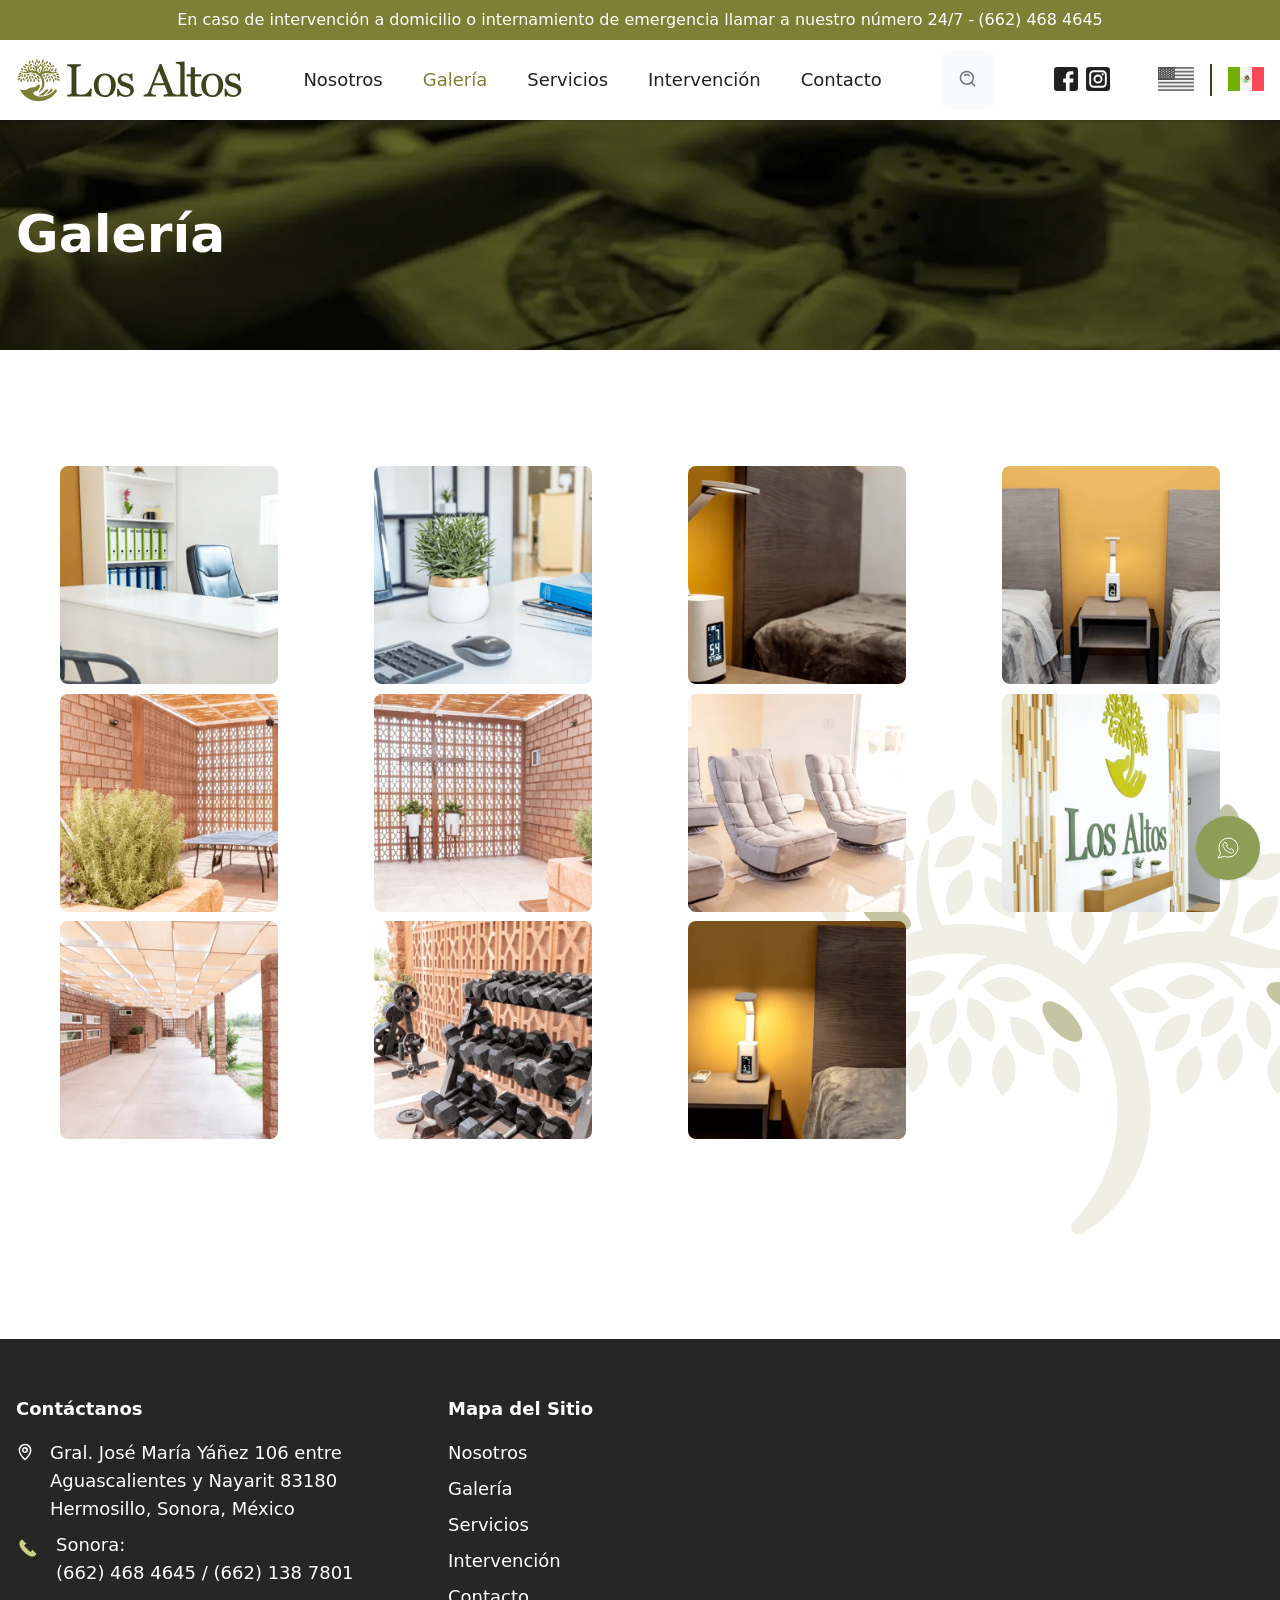
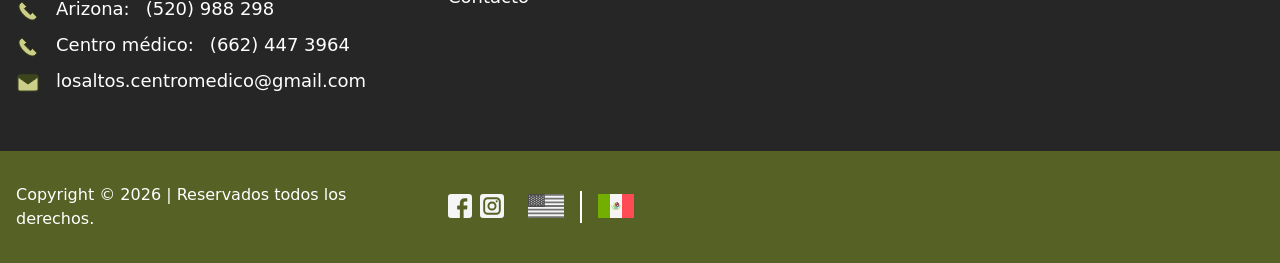
<file: gallery/index.html>
<!DOCTYPE html>
<html lang="es-MX" class="fonts-enhancement fonts-enhancement--loaded"><head><base href="../"><meta http-equiv="Content-Type" content="text/html; charset=UTF-8"><meta http-equiv="X-UA-Compatible" content="IE=edge"><meta name="viewport" content="width=device-width,initial-scale=1"><title>Galería | Los Altos</title><meta name="keywords" content="e-menu"><meta name="author" content="mr.código"><meta name="color-scheme" content="light"><style type="text/css">svg:not(:root).svg-inline--fa {
  overflow: visible;
}

.svg-inline--fa {
  display: inline-block;
  font-size: inherit;
  height: 1em;
  overflow: visible;
  vertical-align: -0.125em;
}
.svg-inline--fa.fa-lg {
  vertical-align: -0.225em;
}
.svg-inline--fa.fa-w-1 {
  width: 0.0625em;
}
.svg-inline--fa.fa-w-2 {
  width: 0.125em;
}
.svg-inline--fa.fa-w-3 {
  width: 0.1875em;
}
.svg-inline--fa.fa-w-4 {
  width: 0.25em;
}
.svg-inline--fa.fa-w-5 {
  width: 0.3125em;
}
.svg-inline--fa.fa-w-6 {
  width: 0.375em;
}
.svg-inline--fa.fa-w-7 {
  width: 0.4375em;
}
.svg-inline--fa.fa-w-8 {
  width: 0.5em;
}
.svg-inline--fa.fa-w-9 {
  width: 0.5625em;
}
.svg-inline--fa.fa-w-10 {
  width: 0.625em;
}
.svg-inline--fa.fa-w-11 {
  width: 0.6875em;
}
.svg-inline--fa.fa-w-12 {
  width: 0.75em;
}
.svg-inline--fa.fa-w-13 {
  width: 0.8125em;
}
.svg-inline--fa.fa-w-14 {
  width: 0.875em;
}
.svg-inline--fa.fa-w-15 {
  width: 0.9375em;
}
.svg-inline--fa.fa-w-16 {
  width: 1em;
}
.svg-inline--fa.fa-w-17 {
  width: 1.0625em;
}
.svg-inline--fa.fa-w-18 {
  width: 1.125em;
}
.svg-inline--fa.fa-w-19 {
  width: 1.1875em;
}
.svg-inline--fa.fa-w-20 {
  width: 1.25em;
}
.svg-inline--fa.fa-pull-left {
  margin-right: 0.3em;
  width: auto;
}
.svg-inline--fa.fa-pull-right {
  margin-left: 0.3em;
  width: auto;
}
.svg-inline--fa.fa-border {
  height: 1.5em;
}
.svg-inline--fa.fa-li {
  width: 2em;
}
.svg-inline--fa.fa-fw {
  width: 1.25em;
}

.fa-layers svg.svg-inline--fa {
  bottom: 0;
  left: 0;
  margin: auto;
  position: absolute;
  right: 0;
  top: 0;
}

.fa-layers {
  display: inline-block;
  height: 1em;
  position: relative;
  text-align: center;
  vertical-align: -0.125em;
  width: 1em;
}
.fa-layers svg.svg-inline--fa {
  -webkit-transform-origin: center center;
          transform-origin: center center;
}

.fa-layers-counter, .fa-layers-text {
  display: inline-block;
  position: absolute;
  text-align: center;
}

.fa-layers-text {
  left: 50%;
  top: 50%;
  -webkit-transform: translate(-50%, -50%);
          transform: translate(-50%, -50%);
  -webkit-transform-origin: center center;
          transform-origin: center center;
}

.fa-layers-counter {
  background-color: #ff253a;
  border-radius: 1em;
  -webkit-box-sizing: border-box;
          box-sizing: border-box;
  color: #fff;
  height: 1.5em;
  line-height: 1;
  max-width: 5em;
  min-width: 1.5em;
  overflow: hidden;
  padding: 0.25em;
  right: 0;
  text-overflow: ellipsis;
  top: 0;
  -webkit-transform: scale(0.25);
          transform: scale(0.25);
  -webkit-transform-origin: top right;
          transform-origin: top right;
}

.fa-layers-bottom-right {
  bottom: 0;
  right: 0;
  top: auto;
  -webkit-transform: scale(0.25);
          transform: scale(0.25);
  -webkit-transform-origin: bottom right;
          transform-origin: bottom right;
}

.fa-layers-bottom-left {
  bottom: 0;
  left: 0;
  right: auto;
  top: auto;
  -webkit-transform: scale(0.25);
          transform: scale(0.25);
  -webkit-transform-origin: bottom left;
          transform-origin: bottom left;
}

.fa-layers-top-right {
  right: 0;
  top: 0;
  -webkit-transform: scale(0.25);
          transform: scale(0.25);
  -webkit-transform-origin: top right;
          transform-origin: top right;
}

.fa-layers-top-left {
  left: 0;
  right: auto;
  top: 0;
  -webkit-transform: scale(0.25);
          transform: scale(0.25);
  -webkit-transform-origin: top left;
          transform-origin: top left;
}

.fa-lg {
  font-size: 1.3333333333em;
  line-height: 0.75em;
  vertical-align: -0.0667em;
}

.fa-xs {
  font-size: 0.75em;
}

.fa-sm {
  font-size: 0.875em;
}

.fa-1x {
  font-size: 1em;
}

.fa-2x {
  font-size: 2em;
}

.fa-3x {
  font-size: 3em;
}

.fa-4x {
  font-size: 4em;
}

.fa-5x {
  font-size: 5em;
}

.fa-6x {
  font-size: 6em;
}

.fa-7x {
  font-size: 7em;
}

.fa-8x {
  font-size: 8em;
}

.fa-9x {
  font-size: 9em;
}

.fa-10x {
  font-size: 10em;
}

.fa-fw {
  text-align: center;
  width: 1.25em;
}

.fa-ul {
  list-style-type: none;
  margin-left: 2.5em;
  padding-left: 0;
}
.fa-ul > li {
  position: relative;
}

.fa-li {
  left: -2em;
  position: absolute;
  text-align: center;
  width: 2em;
  line-height: inherit;
}

.fa-border {
  border: solid 0.08em #eee;
  border-radius: 0.1em;
  padding: 0.2em 0.25em 0.15em;
}

.fa-pull-left {
  float: left;
}

.fa-pull-right {
  float: right;
}

.fa.fa-pull-left,
.fas.fa-pull-left,
.far.fa-pull-left,
.fal.fa-pull-left,
.fab.fa-pull-left {
  margin-right: 0.3em;
}
.fa.fa-pull-right,
.fas.fa-pull-right,
.far.fa-pull-right,
.fal.fa-pull-right,
.fab.fa-pull-right {
  margin-left: 0.3em;
}

.fa-spin {
  -webkit-animation: fa-spin 2s infinite linear;
          animation: fa-spin 2s infinite linear;
}

.fa-pulse {
  -webkit-animation: fa-spin 1s infinite steps(8);
          animation: fa-spin 1s infinite steps(8);
}

@-webkit-keyframes fa-spin {
  0% {
    -webkit-transform: rotate(0deg);
            transform: rotate(0deg);
  }
  100% {
    -webkit-transform: rotate(360deg);
            transform: rotate(360deg);
  }
}

@keyframes fa-spin {
  0% {
    -webkit-transform: rotate(0deg);
            transform: rotate(0deg);
  }
  100% {
    -webkit-transform: rotate(360deg);
            transform: rotate(360deg);
  }
}
.fa-rotate-90 {
  -ms-filter: "progid:DXImageTransform.Microsoft.BasicImage(rotation=1)";
  -webkit-transform: rotate(90deg);
          transform: rotate(90deg);
}

.fa-rotate-180 {
  -ms-filter: "progid:DXImageTransform.Microsoft.BasicImage(rotation=2)";
  -webkit-transform: rotate(180deg);
          transform: rotate(180deg);
}

.fa-rotate-270 {
  -ms-filter: "progid:DXImageTransform.Microsoft.BasicImage(rotation=3)";
  -webkit-transform: rotate(270deg);
          transform: rotate(270deg);
}

.fa-flip-horizontal {
  -ms-filter: "progid:DXImageTransform.Microsoft.BasicImage(rotation=0, mirror=1)";
  -webkit-transform: scale(-1, 1);
          transform: scale(-1, 1);
}

.fa-flip-vertical {
  -ms-filter: "progid:DXImageTransform.Microsoft.BasicImage(rotation=2, mirror=1)";
  -webkit-transform: scale(1, -1);
          transform: scale(1, -1);
}

.fa-flip-both, .fa-flip-horizontal.fa-flip-vertical {
  -ms-filter: "progid:DXImageTransform.Microsoft.BasicImage(rotation=2, mirror=1)";
  -webkit-transform: scale(-1, -1);
          transform: scale(-1, -1);
}

:root .fa-rotate-90,
:root .fa-rotate-180,
:root .fa-rotate-270,
:root .fa-flip-horizontal,
:root .fa-flip-vertical,
:root .fa-flip-both {
  -webkit-filter: none;
          filter: none;
}

.fa-stack {
  display: inline-block;
  height: 2em;
  position: relative;
  width: 2.5em;
}

.fa-stack-1x,
.fa-stack-2x {
  bottom: 0;
  left: 0;
  margin: auto;
  position: absolute;
  right: 0;
  top: 0;
}

.svg-inline--fa.fa-stack-1x {
  height: 1em;
  width: 1.25em;
}
.svg-inline--fa.fa-stack-2x {
  height: 2em;
  width: 2.5em;
}

.fa-inverse {
  color: #fff;
}

.sr-only {
  border: 0;
  clip: rect(0, 0, 0, 0);
  height: 1px;
  margin: -1px;
  overflow: hidden;
  padding: 0;
  position: absolute;
  width: 1px;
}

.sr-only-focusable:active, .sr-only-focusable:focus {
  clip: auto;
  height: auto;
  margin: 0;
  overflow: visible;
  position: static;
  width: auto;
}

.svg-inline--fa .fa-primary {
  fill: var(--fa-primary-color, currentColor);
  opacity: 1;
  opacity: var(--fa-primary-opacity, 1);
}

.svg-inline--fa .fa-secondary {
  fill: var(--fa-secondary-color, currentColor);
  opacity: 0.4;
  opacity: var(--fa-secondary-opacity, 0.4);
}

.svg-inline--fa.fa-swap-opacity .fa-primary {
  opacity: 0.4;
  opacity: var(--fa-secondary-opacity, 0.4);
}

.svg-inline--fa.fa-swap-opacity .fa-secondary {
  opacity: 1;
  opacity: var(--fa-primary-opacity, 1);
}

.svg-inline--fa mask .fa-primary,
.svg-inline--fa mask .fa-secondary {
  fill: black;
}

.fad.fa-inverse {
  color: #fff;
}</style><style type="text/css" data-tippy-stylesheet="">.tippy-iOS{cursor:pointer!important;-webkit-tap-highlight-color:transparent}.tippy-popper{transition-timing-function:cubic-bezier(.165,.84,.44,1);max-width:calc(100% - 8px);pointer-events:none;outline:0}.tippy-popper[x-placement^=top] .tippy-backdrop{border-radius:40% 40% 0 0}.tippy-popper[x-placement^=top] .tippy-roundarrow{bottom:-7px;bottom:-6.5px;-webkit-transform-origin:50% 0;transform-origin:50% 0;margin:0 3px}.tippy-popper[x-placement^=top] .tippy-roundarrow svg{position:absolute;left:0;-webkit-transform:rotate(180deg);transform:rotate(180deg)}.tippy-popper[x-placement^=top] .tippy-arrow{border-top:8px solid #333;border-right:8px solid transparent;border-left:8px solid transparent;bottom:-7px;margin:0 3px;-webkit-transform-origin:50% 0;transform-origin:50% 0}.tippy-popper[x-placement^=top] .tippy-backdrop{-webkit-transform-origin:0 25%;transform-origin:0 25%}.tippy-popper[x-placement^=top] .tippy-backdrop[data-state=visible]{-webkit-transform:scale(1) translate(-50%,-55%);transform:scale(1) translate(-50%,-55%)}.tippy-popper[x-placement^=top] .tippy-backdrop[data-state=hidden]{-webkit-transform:scale(.2) translate(-50%,-45%);transform:scale(.2) translate(-50%,-45%);opacity:0}.tippy-popper[x-placement^=top] [data-animation=shift-toward][data-state=visible]{-webkit-transform:translateY(-10px);transform:translateY(-10px)}.tippy-popper[x-placement^=top] [data-animation=shift-toward][data-state=hidden]{opacity:0;-webkit-transform:translateY(-20px);transform:translateY(-20px)}.tippy-popper[x-placement^=top] [data-animation=perspective]{-webkit-transform-origin:bottom;transform-origin:bottom}.tippy-popper[x-placement^=top] [data-animation=perspective][data-state=visible]{-webkit-transform:perspective(700px) translateY(-10px);transform:perspective(700px) translateY(-10px)}.tippy-popper[x-placement^=top] [data-animation=perspective][data-state=hidden]{opacity:0;-webkit-transform:perspective(700px) rotateX(60deg);transform:perspective(700px) rotateX(60deg)}.tippy-popper[x-placement^=top] [data-animation=fade][data-state=visible]{-webkit-transform:translateY(-10px);transform:translateY(-10px)}.tippy-popper[x-placement^=top] [data-animation=fade][data-state=hidden]{opacity:0;-webkit-transform:translateY(-10px);transform:translateY(-10px)}.tippy-popper[x-placement^=top] [data-animation=shift-away][data-state=visible]{-webkit-transform:translateY(-10px);transform:translateY(-10px)}.tippy-popper[x-placement^=top] [data-animation=shift-away][data-state=hidden]{opacity:0}.tippy-popper[x-placement^=top] [data-animation=scale]{-webkit-transform-origin:bottom;transform-origin:bottom}.tippy-popper[x-placement^=top] [data-animation=scale][data-state=visible]{-webkit-transform:translateY(-10px);transform:translateY(-10px)}.tippy-popper[x-placement^=top] [data-animation=scale][data-state=hidden]{opacity:0;-webkit-transform:translateY(-10px) scale(.5);transform:translateY(-10px) scale(.5)}.tippy-popper[x-placement^=bottom] .tippy-backdrop{border-radius:0 0 30% 30%}.tippy-popper[x-placement^=bottom] .tippy-roundarrow{top:-7px;-webkit-transform-origin:50% 100%;transform-origin:50% 100%;margin:0 3px}.tippy-popper[x-placement^=bottom] .tippy-roundarrow svg{position:absolute;left:0}.tippy-popper[x-placement^=bottom] .tippy-arrow{border-bottom:8px solid #333;border-right:8px solid transparent;border-left:8px solid transparent;top:-7px;margin:0 3px;-webkit-transform-origin:50% 100%;transform-origin:50% 100%}.tippy-popper[x-placement^=bottom] .tippy-backdrop{-webkit-transform-origin:0 -50%;transform-origin:0 -50%}.tippy-popper[x-placement^=bottom] .tippy-backdrop[data-state=visible]{-webkit-transform:scale(1) translate(-50%,-45%);transform:scale(1) translate(-50%,-45%)}.tippy-popper[x-placement^=bottom] .tippy-backdrop[data-state=hidden]{-webkit-transform:scale(.2) translate(-50%);transform:scale(.2) translate(-50%);opacity:0}.tippy-popper[x-placement^=bottom] [data-animation=shift-toward][data-state=visible]{-webkit-transform:translateY(10px);transform:translateY(10px)}.tippy-popper[x-placement^=bottom] [data-animation=shift-toward][data-state=hidden]{opacity:0;-webkit-transform:translateY(20px);transform:translateY(20px)}.tippy-popper[x-placement^=bottom] [data-animation=perspective]{-webkit-transform-origin:top;transform-origin:top}.tippy-popper[x-placement^=bottom] [data-animation=perspective][data-state=visible]{-webkit-transform:perspective(700px) translateY(10px);transform:perspective(700px) translateY(10px)}.tippy-popper[x-placement^=bottom] [data-animation=perspective][data-state=hidden]{opacity:0;-webkit-transform:perspective(700px) rotateX(-60deg);transform:perspective(700px) rotateX(-60deg)}.tippy-popper[x-placement^=bottom] [data-animation=fade][data-state=visible]{-webkit-transform:translateY(10px);transform:translateY(10px)}.tippy-popper[x-placement^=bottom] [data-animation=fade][data-state=hidden]{opacity:0;-webkit-transform:translateY(10px);transform:translateY(10px)}.tippy-popper[x-placement^=bottom] [data-animation=shift-away][data-state=visible]{-webkit-transform:translateY(10px);transform:translateY(10px)}.tippy-popper[x-placement^=bottom] [data-animation=shift-away][data-state=hidden]{opacity:0}.tippy-popper[x-placement^=bottom] [data-animation=scale]{-webkit-transform-origin:top;transform-origin:top}.tippy-popper[x-placement^=bottom] [data-animation=scale][data-state=visible]{-webkit-transform:translateY(10px);transform:translateY(10px)}.tippy-popper[x-placement^=bottom] [data-animation=scale][data-state=hidden]{opacity:0;-webkit-transform:translateY(10px) scale(.5);transform:translateY(10px) scale(.5)}.tippy-popper[x-placement^=left] .tippy-backdrop{border-radius:50% 0 0 50%}.tippy-popper[x-placement^=left] .tippy-roundarrow{right:-12px;-webkit-transform-origin:33.33333333% 50%;transform-origin:33.33333333% 50%;margin:3px 0}.tippy-popper[x-placement^=left] .tippy-roundarrow svg{position:absolute;left:0;-webkit-transform:rotate(90deg);transform:rotate(90deg)}.tippy-popper[x-placement^=left] .tippy-arrow{border-left:8px solid #333;border-top:8px solid transparent;border-bottom:8px solid transparent;right:-7px;margin:3px 0;-webkit-transform-origin:0 50%;transform-origin:0 50%}.tippy-popper[x-placement^=left] .tippy-backdrop{-webkit-transform-origin:50% 0;transform-origin:50% 0}.tippy-popper[x-placement^=left] .tippy-backdrop[data-state=visible]{-webkit-transform:scale(1) translate(-50%,-50%);transform:scale(1) translate(-50%,-50%)}.tippy-popper[x-placement^=left] .tippy-backdrop[data-state=hidden]{-webkit-transform:scale(.2) translate(-75%,-50%);transform:scale(.2) translate(-75%,-50%);opacity:0}.tippy-popper[x-placement^=left] [data-animation=shift-toward][data-state=visible]{-webkit-transform:translateX(-10px);transform:translateX(-10px)}.tippy-popper[x-placement^=left] [data-animation=shift-toward][data-state=hidden]{opacity:0;-webkit-transform:translateX(-20px);transform:translateX(-20px)}.tippy-popper[x-placement^=left] [data-animation=perspective]{-webkit-transform-origin:right;transform-origin:right}.tippy-popper[x-placement^=left] [data-animation=perspective][data-state=visible]{-webkit-transform:perspective(700px) translateX(-10px);transform:perspective(700px) translateX(-10px)}.tippy-popper[x-placement^=left] [data-animation=perspective][data-state=hidden]{opacity:0;-webkit-transform:perspective(700px) rotateY(-60deg);transform:perspective(700px) rotateY(-60deg)}.tippy-popper[x-placement^=left] [data-animation=fade][data-state=visible]{-webkit-transform:translateX(-10px);transform:translateX(-10px)}.tippy-popper[x-placement^=left] [data-animation=fade][data-state=hidden]{opacity:0;-webkit-transform:translateX(-10px);transform:translateX(-10px)}.tippy-popper[x-placement^=left] [data-animation=shift-away][data-state=visible]{-webkit-transform:translateX(-10px);transform:translateX(-10px)}.tippy-popper[x-placement^=left] [data-animation=shift-away][data-state=hidden]{opacity:0}.tippy-popper[x-placement^=left] [data-animation=scale]{-webkit-transform-origin:right;transform-origin:right}.tippy-popper[x-placement^=left] [data-animation=scale][data-state=visible]{-webkit-transform:translateX(-10px);transform:translateX(-10px)}.tippy-popper[x-placement^=left] [data-animation=scale][data-state=hidden]{opacity:0;-webkit-transform:translateX(-10px) scale(.5);transform:translateX(-10px) scale(.5)}.tippy-popper[x-placement^=right] .tippy-backdrop{border-radius:0 50% 50% 0}.tippy-popper[x-placement^=right] .tippy-roundarrow{left:-12px;-webkit-transform-origin:66.66666666% 50%;transform-origin:66.66666666% 50%;margin:3px 0}.tippy-popper[x-placement^=right] .tippy-roundarrow svg{position:absolute;left:0;-webkit-transform:rotate(-90deg);transform:rotate(-90deg)}.tippy-popper[x-placement^=right] .tippy-arrow{border-right:8px solid #333;border-top:8px solid transparent;border-bottom:8px solid transparent;left:-7px;margin:3px 0;-webkit-transform-origin:100% 50%;transform-origin:100% 50%}.tippy-popper[x-placement^=right] .tippy-backdrop{-webkit-transform-origin:-50% 0;transform-origin:-50% 0}.tippy-popper[x-placement^=right] .tippy-backdrop[data-state=visible]{-webkit-transform:scale(1) translate(-50%,-50%);transform:scale(1) translate(-50%,-50%)}.tippy-popper[x-placement^=right] .tippy-backdrop[data-state=hidden]{-webkit-transform:scale(.2) translate(-25%,-50%);transform:scale(.2) translate(-25%,-50%);opacity:0}.tippy-popper[x-placement^=right] [data-animation=shift-toward][data-state=visible]{-webkit-transform:translateX(10px);transform:translateX(10px)}.tippy-popper[x-placement^=right] [data-animation=shift-toward][data-state=hidden]{opacity:0;-webkit-transform:translateX(20px);transform:translateX(20px)}.tippy-popper[x-placement^=right] [data-animation=perspective]{-webkit-transform-origin:left;transform-origin:left}.tippy-popper[x-placement^=right] [data-animation=perspective][data-state=visible]{-webkit-transform:perspective(700px) translateX(10px);transform:perspective(700px) translateX(10px)}.tippy-popper[x-placement^=right] [data-animation=perspective][data-state=hidden]{opacity:0;-webkit-transform:perspective(700px) rotateY(60deg);transform:perspective(700px) rotateY(60deg)}.tippy-popper[x-placement^=right] [data-animation=fade][data-state=visible]{-webkit-transform:translateX(10px);transform:translateX(10px)}.tippy-popper[x-placement^=right] [data-animation=fade][data-state=hidden]{opacity:0;-webkit-transform:translateX(10px);transform:translateX(10px)}.tippy-popper[x-placement^=right] [data-animation=shift-away][data-state=visible]{-webkit-transform:translateX(10px);transform:translateX(10px)}.tippy-popper[x-placement^=right] [data-animation=shift-away][data-state=hidden]{opacity:0}.tippy-popper[x-placement^=right] [data-animation=scale]{-webkit-transform-origin:left;transform-origin:left}.tippy-popper[x-placement^=right] [data-animation=scale][data-state=visible]{-webkit-transform:translateX(10px);transform:translateX(10px)}.tippy-popper[x-placement^=right] [data-animation=scale][data-state=hidden]{opacity:0;-webkit-transform:translateX(10px) scale(.5);transform:translateX(10px) scale(.5)}.tippy-tooltip{position:relative;color:#fff;border-radius:.25rem;font-size:.875rem;padding:.3125rem .5625rem;line-height:1.4;text-align:center;background-color:#333}.tippy-tooltip[data-size=small]{padding:.1875rem .375rem;font-size:.75rem}.tippy-tooltip[data-size=large]{padding:.375rem .75rem;font-size:1rem}.tippy-tooltip[data-animatefill]{overflow:hidden;background-color:initial}.tippy-tooltip[data-interactive],.tippy-tooltip[data-interactive] .tippy-roundarrow path{pointer-events:auto}.tippy-tooltip[data-inertia][data-state=visible]{transition-timing-function:cubic-bezier(.54,1.5,.38,1.11)}.tippy-tooltip[data-inertia][data-state=hidden]{transition-timing-function:ease}.tippy-arrow,.tippy-roundarrow{position:absolute;width:0;height:0}.tippy-roundarrow{width:18px;height:7px;fill:#333;pointer-events:none}.tippy-backdrop{position:absolute;background-color:#333;border-radius:50%;width:calc(110% + 2rem);left:50%;top:50%;z-index:-1;transition:all cubic-bezier(.46,.1,.52,.98);-webkit-backface-visibility:hidden;backface-visibility:hidden}.tippy-backdrop:after{content:"";float:left;padding-top:100%}.tippy-backdrop+.tippy-content{transition-property:opacity;will-change:opacity}.tippy-backdrop+.tippy-content[data-state=hidden]{opacity:0}</style><link href="css/chunk-vendors.3d5cf4b0.css" rel="stylesheet"><link href="css/app.ec54f82e.css" rel="stylesheet"><link href="css/paginas.css" rel="stylesheet"><link rel="icon" type="image/png" sizes="32x32" href="img/icons/favicon-32x32.png"><link rel="manifest" href="manifest.json"><meta name="theme-color" content="#7e8035"><meta name="apple-mobile-web-app-capable" content="yes"><meta name="apple-mobile-web-app-status-bar-style" content="default"><meta name="apple-mobile-web-app-title" content="Los Altos"><meta name="msapplication-TileImage" content="/img/icons/msapplication-icon-144x144.png"><meta name="msapplication-TileColor" content="#ffffff"><style type="text/css">.vc-popover-content-wrapper[data-v-05016e86]{--popover-horizontal-content-offset:8px;--popover-vertical-content-offset:10px;--popover-slide-translation:15px;--popover-transition-time:0.14s ease-in-out;--popover-caret-horizontal-offset:18px;--popover-caret-vertical-offset:8px;position:absolute;display:block;outline:none;z-index:10}.vc-popover-content-wrapper[data-v-05016e86]:not(.is-interactive){pointer-events:none}.vc-popover-content[data-v-05016e86]{position:relative;outline:none;z-index:10;box-shadow:var(--shadow-lg)}.vc-popover-content.direction-bottom[data-v-05016e86]{margin-top:var(--popover-vertical-content-offset)}.vc-popover-content.direction-top[data-v-05016e86]{margin-bottom:var(--popover-vertical-content-offset)}.vc-popover-content.direction-left[data-v-05016e86]{margin-right:var(--popover-horizontal-content-offset)}.vc-popover-content.direction-right[data-v-05016e86]{margin-left:var(--popover-horizontal-content-offset)}.vc-popover-caret[data-v-05016e86]{content:"";position:absolute;display:block;width:12px;height:12px;border-top:inherit;border-left:inherit;background-color:inherit;-webkit-user-select:none;user-select:none;z-index:-1}.vc-popover-caret.direction-bottom[data-v-05016e86]{top:0}.vc-popover-caret.direction-bottom.align-left[data-v-05016e86]{transform:translateY(-50%) rotate(45deg)}.vc-popover-caret.direction-bottom.align-center[data-v-05016e86]{transform:translateX(-50%) translateY(-50%) rotate(45deg)}.vc-popover-caret.direction-bottom.align-right[data-v-05016e86]{transform:translateY(-50%) rotate(45deg)}.vc-popover-caret.direction-top[data-v-05016e86]{top:100%}.vc-popover-caret.direction-top.align-left[data-v-05016e86]{transform:translateY(-50%) rotate(-135deg)}.vc-popover-caret.direction-top.align-center[data-v-05016e86]{transform:translateX(-50%) translateY(-50%) rotate(-135deg)}.vc-popover-caret.direction-top.align-right[data-v-05016e86]{transform:translateY(-50%) rotate(-135deg)}.vc-popover-caret.direction-left[data-v-05016e86]{left:100%}.vc-popover-caret.direction-left.align-top[data-v-05016e86]{transform:translateX(-50%) rotate(135deg)}.vc-popover-caret.direction-left.align-middle[data-v-05016e86]{transform:translateY(-50%) translateX(-50%) rotate(135deg)}.vc-popover-caret.direction-left.align-bottom[data-v-05016e86]{transform:translateX(-50%) rotate(135deg)}.vc-popover-caret.direction-right[data-v-05016e86]{left:0}.vc-popover-caret.direction-right.align-top[data-v-05016e86]{transform:translateX(-50%) rotate(-45deg)}.vc-popover-caret.direction-right.align-middle[data-v-05016e86]{transform:translateY(-50%) translateX(-50%) rotate(-45deg)}.vc-popover-caret.direction-right.align-bottom[data-v-05016e86]{transform:translateX(-50%) rotate(-45deg)}.vc-popover-caret.align-left[data-v-05016e86]{left:var(--popover-caret-horizontal-offset)}.vc-popover-caret.align-center[data-v-05016e86]{left:50%}.vc-popover-caret.align-right[data-v-05016e86]{right:var(--popover-caret-horizontal-offset)}.vc-popover-caret.align-top[data-v-05016e86]{top:var(--popover-caret-vertical-offset)}.vc-popover-caret.align-middle[data-v-05016e86]{top:50%}.vc-popover-caret.align-bottom[data-v-05016e86]{bottom:var(--popover-caret-vertical-offset)}.fade-enter-active[data-v-05016e86],.fade-leave-active[data-v-05016e86],.slide-fade-enter-active[data-v-05016e86],.slide-fade-leave-active[data-v-05016e86]{transition:all var(--popover-transition-time);pointer-events:none}.fade-enter[data-v-05016e86],.fade-leave-to[data-v-05016e86],.slide-fade-enter[data-v-05016e86],.slide-fade-leave-to[data-v-05016e86]{opacity:0}.slide-fade-enter.direction-bottom[data-v-05016e86],.slide-fade-leave-to.direction-bottom[data-v-05016e86]{transform:translateY(calc(var(--popover-slide-translation)*-1))}.slide-fade-enter.direction-top[data-v-05016e86],.slide-fade-leave-to.direction-top[data-v-05016e86]{transform:translateY(var(--popover-slide-translation))}.slide-fade-enter.direction-left[data-v-05016e86],.slide-fade-leave-to.direction-left[data-v-05016e86]{transform:translateX(var(--popover-slide-translation))}.slide-fade-enter.direction-right[data-v-05016e86],.slide-fade-leave-to.direction-right[data-v-05016e86]{transform:translateX(calc(var(--popover-slide-translation)*-1))}</style><style type="text/css">.vc-day-popover-row[data-v-eb5afd1a]{--day-content-transition-time:0.13s ease-in;display:flex;align-items:center;transition:all var(--day-content-transition-time)}.vc-day-popover-row[data-v-eb5afd1a]:not(:first-child){margin-top:3px}.vc-day-popover-row-indicator[data-v-eb5afd1a]{display:flex;justify-content:center;align-items:center;flex-grow:0;width:15px;margin-right:3px}.vc-day-popover-row-indicator span[data-v-eb5afd1a]{transition:all var(--day-content-transition-time)}.vc-day-popover-row-content[data-v-eb5afd1a]{display:flex;align-items:center;flex-wrap:none;flex-grow:1;width:max-content}</style><style type="text/css">.vc-svg-icon[data-v-63f7b5ec]{display:inline-block;stroke:currentColor;stroke-width:0}.vc-svg-icon path[data-v-63f7b5ec]{fill:currentColor}</style><style type="text/css">.vc-nav-header{display:flex;justify-content:space-between}.vc-nav-arrow{display:flex;justify-content:center;align-items:center;cursor:pointer;-webkit-user-select:none;user-select:none;line-height:var(--leading-snug);border-width:2px;border-style:solid;border-color:transparent;border-radius:var(--rounded)}.vc-nav-arrow.is-left{margin-right:auto}.vc-nav-arrow.is-right{margin-left:auto}.vc-nav-arrow.is-disabled{opacity:.25;pointer-events:none;cursor:not-allowed}.vc-nav-arrow:hover{background-color:var(--gray-900)}.vc-nav-arrow:focus{border-color:var(--accent-600)}.vc-nav-title{color:var(--accent-100);font-weight:var(--font-bold);line-height:var(--leading-snug);padding:4px 8px;border-radius:var(--rounded);border-width:2px;border-style:solid;border-color:transparent;-webkit-user-select:none;user-select:none}.vc-nav-title:hover{background-color:var(--gray-900)}.vc-nav-title:focus{border-color:var(--accent-600)}.vc-nav-items{display:grid;grid-template-columns:repeat(3,1fr);grid-row-gap:2px;grid-column-gap:5px}.vc-nav-item{width:48px;text-align:center;line-height:var(--leading-snug);font-weight:var(--font-semibold);padding:4px 0;cursor:pointer;border-color:transparent;border-width:2px;border-style:solid;border-radius:var(--rounded);-webkit-user-select:none;user-select:none}.vc-nav-item:hover{color:var(--white);background-color:var(--gray-900);box-shadow:var(--shadow-inner)}.vc-nav-item.is-active{color:var(--accent-900);background:var(--accent-100);font-weight:var(--font-bold);box-shadow:var(--shadow)}.vc-nav-item.is-current{color:var(--accent-100);font-weight:var(--bold);border-color:var(--accent-100)}.vc-nav-item:focus{border-color:var(--accent-600)}.vc-nav-item.is-disabled{opacity:.25;pointer-events:none}.vc-is-dark .vc-nav-title{color:var(--gray-900)}.vc-is-dark .vc-nav-title:hover{background-color:var(--gray-200)}.vc-is-dark .vc-nav-title:focus{border-color:var(--accent-400)}.vc-is-dark .vc-nav-arrow:hover{background-color:var(--gray-200)}.vc-is-dark .vc-nav-arrow:focus{border-color:var(--accent-400)}.vc-is-dark .vc-nav-item:hover{color:var(--gray-900);background-color:var(--gray-200);box-shadow:none}.vc-is-dark .vc-nav-item.is-active{color:var(--white);background:var(--accent-500)}.vc-is-dark .vc-nav-item.is-current{color:var(--accent-600);border-color:var(--accent-500)}.vc-is-dark .vc-nav-item:focus{border-color:var(--accent-400)}</style><style type="text/css">.vc-day[data-v-4420d078]{position:relative;min-height:32px;z-index:1}.vc-day.is-not-in-month *[data-v-4420d078]{opacity:0;pointer-events:none}.vc-day-layer[data-v-4420d078]{position:absolute;left:0;right:0;top:0;bottom:0;pointer-events:none}.vc-day-box-center-center[data-v-4420d078]{display:flex;justify-content:center;align-items:center;transform-origin:50% 50%}.vc-day-box-left-center[data-v-4420d078]{display:flex;justify-content:flex-start;align-items:center;transform-origin:0 50%}.vc-day-box-right-center[data-v-4420d078]{display:flex;justify-content:flex-end;align-items:center;transform-origin:100% 50%}.vc-day-box-center-bottom[data-v-4420d078]{display:flex;justify-content:center;align-items:flex-end}.vc-day-content[data-v-4420d078]{display:flex;justify-content:center;align-items:center;font-size:var(--text-sm);font-weight:var(--font-medium);width:28px;height:28px;line-height:28px;border-radius:var(--rounded-full);-webkit-user-select:none;user-select:none;cursor:pointer}.vc-day-content[data-v-4420d078]:hover{background-color:rgba(204,214,224,.3)}.vc-day-content[data-v-4420d078]:focus{font-weight:var(--font-bold);background-color:rgba(204,214,224,.4)}.vc-day-content.is-disabled[data-v-4420d078]{color:var(--gray-400)}.vc-is-dark .vc-day-content[data-v-4420d078]:hover{background-color:rgba(114,129,151,.3)}.vc-is-dark .vc-day-content[data-v-4420d078]:focus{background-color:rgba(114,129,151,.4)}.vc-is-dark .vc-day-content.is-disabled[data-v-4420d078]{color:var(--gray-600)}.vc-highlights[data-v-4420d078]{overflow:hidden;pointer-events:none;z-index:-1}.vc-highlight[data-v-4420d078]{width:28px;height:28px}.vc-highlight.vc-highlight-base-start[data-v-4420d078]{width:50%!important;border-radius:0!important;border-right-width:0!important}.vc-highlight.vc-highlight-base-end[data-v-4420d078]{width:50%!important;border-radius:0!important;border-left-width:0!important}.vc-highlight.vc-highlight-base-middle[data-v-4420d078]{width:100%;border-radius:0!important;border-left-width:0!important;border-right-width:0!important;margin:0 -1px}.vc-dots[data-v-4420d078]{display:flex;justify-content:center;align-items:center}.vc-dot[data-v-4420d078]{width:5px;height:5px;border-radius:50%;transition:all var(--day-content-transition-time)}.vc-dot[data-v-4420d078]:not(:last-child){margin-right:3px}.vc-bars[data-v-4420d078]{display:flex;justify-content:flex-start;align-items:center;width:75%}.vc-bar[data-v-4420d078]{flex-grow:1;height:3px;transition:all var(--day-content-transition-time)}</style><style type="text/css">.vc-pane[data-v-74ad501d]{min-width:250px}.vc-header[data-v-74ad501d]{display:flex;justify-content:center;align-items:center;padding:10px 18px 0 18px}.vc-header.align-left[data-v-74ad501d]{justify-content:flex-start}.vc-header.align-right[data-v-74ad501d]{justify-content:flex-end}.vc-title[data-v-74ad501d]{font-size:var(--text-lg);color:var(--gray-800);font-weight:var(--font-semibold);line-height:28px;cursor:pointer;-webkit-user-select:none;user-select:none;white-space:nowrap}.vc-title[data-v-74ad501d]:hover{opacity:.75}.vc-weeknumber[data-v-74ad501d]{position:relative}.vc-weeknumber[data-v-74ad501d],.vc-weeknumber-content[data-v-74ad501d]{display:flex;justify-content:center;align-items:center}.vc-weeknumber-content[data-v-74ad501d]{font-size:var(--text-xs);font-weight:var(--font-medium);font-style:italic;width:28px;height:28px;margin-top:2px;color:var(--gray-500);-webkit-user-select:none;user-select:none}.vc-weeknumber-content.is-left-outside[data-v-74ad501d]{position:absolute;left:var(--weeknumber-offset)}.vc-weeknumber-content.is-right-outside[data-v-74ad501d]{position:absolute;right:var(--weeknumber-offset)}.vc-weeks[data-v-74ad501d]{display:grid;grid-template-columns:repeat(7,1fr);position:relative;-webkit-overflow-scrolling:touch;padding:5px;min-width:250px}.vc-weeks.vc-show-weeknumbers[data-v-74ad501d]{grid-template-columns:auto repeat(7,1fr)}.vc-weeks.vc-show-weeknumbers.is-right[data-v-74ad501d]{grid-template-columns:repeat(7,1fr) auto}.vc-weekday[data-v-74ad501d]{text-align:center;color:var(--gray-500);font-size:var(--text-sm);font-weight:var(--font-bold);line-height:14px;padding-top:4px;padding-bottom:8px;cursor:default;-webkit-user-select:none;user-select:none}.vc-is-dark .vc-header[data-v-74ad501d]{color:var(--gray-200)}.vc-is-dark .vc-title[data-v-74ad501d]{color:var(--gray-100)}.vc-is-dark .vc-weekday[data-v-74ad501d]{color:var(--accent-200)}</style><style type="text/css">.vc-nav-popover-container{color:var(--white);font-size:var(--text-sm);font-weight:var(--font-semibold);background-color:var(--gray-800);border:1px solid;border-color:var(--gray-700);border-radius:var(--rounded-lg);padding:4px;box-shadow:var(--shadow)}.vc-is-dark .vc-nav-popover-container{color:var(--gray-800);background-color:var(--white);border-color:var(--gray-100)}</style><style type="text/css">.none-enter-active[data-v-5be4b00c],.none-leave-active[data-v-5be4b00c]{transition-duration:0s}.fade-enter-active[data-v-5be4b00c],.fade-leave-active[data-v-5be4b00c],.slide-down-enter-active[data-v-5be4b00c],.slide-down-leave-active[data-v-5be4b00c],.slide-left-enter-active[data-v-5be4b00c],.slide-left-leave-active[data-v-5be4b00c],.slide-right-enter-active[data-v-5be4b00c],.slide-right-leave-active[data-v-5be4b00c],.slide-up-enter-active[data-v-5be4b00c],.slide-up-leave-active[data-v-5be4b00c]{transition:transform var(--slide-duration) var(--slide-timing),opacity var(--slide-duration) var(--slide-timing);-webkit-backface-visibility:hidden;backface-visibility:hidden}.fade-leave-active[data-v-5be4b00c],.none-leave-active[data-v-5be4b00c],.slide-down-leave-active[data-v-5be4b00c],.slide-left-leave-active[data-v-5be4b00c],.slide-right-leave-active[data-v-5be4b00c],.slide-up-leave-active[data-v-5be4b00c]{position:absolute;width:100%}.fade-enter[data-v-5be4b00c],.fade-leave-to[data-v-5be4b00c],.none-enter[data-v-5be4b00c],.none-leave-to[data-v-5be4b00c],.slide-down-enter[data-v-5be4b00c],.slide-down-leave-to[data-v-5be4b00c],.slide-left-enter[data-v-5be4b00c],.slide-left-leave-to[data-v-5be4b00c],.slide-right-enter[data-v-5be4b00c],.slide-right-leave-to[data-v-5be4b00c],.slide-up-enter[data-v-5be4b00c],.slide-up-leave-to[data-v-5be4b00c]{opacity:0}.slide-left-enter[data-v-5be4b00c],.slide-right-leave-to[data-v-5be4b00c]{transform:translateX(var(--slide-translate))}.slide-left-leave-to[data-v-5be4b00c],.slide-right-enter[data-v-5be4b00c]{transform:translateX(calc(var(--slide-translate)*-1))}.slide-down-leave-to[data-v-5be4b00c],.slide-up-enter[data-v-5be4b00c]{transform:translateY(var(--slide-translate))}.slide-down-enter[data-v-5be4b00c],.slide-up-leave-to[data-v-5be4b00c]{transform:translateY(calc(var(--slide-translate)*-1))}</style><style type="text/css">.vc-container{--white:#fff;--black:#000;--gray-100:#f7fafc;--gray-200:#edf2f7;--gray-300:#e2e8f0;--gray-400:#cbd5e0;--gray-500:#a0aec0;--gray-600:#718096;--gray-700:#4a5568;--gray-800:#2d3748;--gray-900:#1a202c;--red-100:#fff5f5;--red-200:#fed7d7;--red-300:#feb2b2;--red-400:#fc8181;--red-500:#f56565;--red-600:#e53e3e;--red-700:#c53030;--red-800:#9b2c2c;--red-900:#742a2a;--orange-100:#fffaf0;--orange-200:#feebc8;--orange-300:#fbd38d;--orange-400:#f6ad55;--orange-500:#ed8936;--orange-600:#dd6b20;--orange-700:#c05621;--orange-800:#9c4221;--orange-900:#7b341e;--yellow-100:ivory;--yellow-200:#fefcbf;--yellow-300:#faf089;--yellow-400:#f6e05e;--yellow-500:#ecc94b;--yellow-600:#d69e2e;--yellow-700:#b7791f;--yellow-800:#975a16;--yellow-900:#744210;--green-100:#f0fff4;--green-200:#c6f6d5;--green-300:#9ae6b4;--green-400:#68d391;--green-500:#48bb78;--green-600:#38a169;--green-700:#2f855a;--green-800:#276749;--green-900:#22543d;--teal-100:#e6fffa;--teal-200:#b2f5ea;--teal-300:#81e6d9;--teal-400:#4fd1c5;--teal-500:#38b2ac;--teal-600:#319795;--teal-700:#2c7a7b;--teal-800:#285e61;--teal-900:#234e52;--blue-100:#ebf8ff;--blue-200:#bee3f8;--blue-300:#90cdf4;--blue-400:#63b3ed;--blue-500:#4299e1;--blue-600:#3182ce;--blue-700:#2b6cb0;--blue-800:#2c5282;--blue-900:#2a4365;--indigo-100:#ebf4ff;--indigo-200:#c3dafe;--indigo-300:#a3bffa;--indigo-400:#7f9cf5;--indigo-500:#667eea;--indigo-600:#5a67d8;--indigo-700:#4c51bf;--indigo-800:#434190;--indigo-900:#3c366b;--purple-100:#faf5ff;--purple-200:#e9d8fd;--purple-300:#d6bcfa;--purple-400:#b794f4;--purple-500:#9f7aea;--purple-600:#805ad5;--purple-700:#6b46c1;--purple-800:#553c9a;--purple-900:#44337a;--pink-100:#fff5f7;--pink-200:#fed7e2;--pink-300:#fbb6ce;--pink-400:#f687b3;--pink-500:#ed64a6;--pink-600:#d53f8c;--pink-700:#b83280;--pink-800:#97266d;--pink-900:#702459}.vc-container.vc-red{--accent-100:var(--red-100);--accent-200:var(--red-200);--accent-300:var(--red-300);--accent-400:var(--red-400);--accent-500:var(--red-500);--accent-600:var(--red-600);--accent-700:var(--red-700);--accent-800:var(--red-800);--accent-900:var(--red-900)}.vc-container.vc-orange{--accent-100:var(--orange-100);--accent-200:var(--orange-200);--accent-300:var(--orange-300);--accent-400:var(--orange-400);--accent-500:var(--orange-500);--accent-600:var(--orange-600);--accent-700:var(--orange-700);--accent-800:var(--orange-800);--accent-900:var(--orange-900)}.vc-container.vc-yellow{--accent-100:var(--yellow-100);--accent-200:var(--yellow-200);--accent-300:var(--yellow-300);--accent-400:var(--yellow-400);--accent-500:var(--yellow-500);--accent-600:var(--yellow-600);--accent-700:var(--yellow-700);--accent-800:var(--yellow-800);--accent-900:var(--yellow-900)}.vc-container.vc-green{--accent-100:var(--green-100);--accent-200:var(--green-200);--accent-300:var(--green-300);--accent-400:var(--green-400);--accent-500:var(--green-500);--accent-600:var(--green-600);--accent-700:var(--green-700);--accent-800:var(--green-800);--accent-900:var(--green-900)}.vc-container.vc-teal{--accent-100:var(--teal-100);--accent-200:var(--teal-200);--accent-300:var(--teal-300);--accent-400:var(--teal-400);--accent-500:var(--teal-500);--accent-600:var(--teal-600);--accent-700:var(--teal-700);--accent-800:var(--teal-800);--accent-900:var(--teal-900)}.vc-container.vc-blue{--accent-100:var(--blue-100);--accent-200:var(--blue-200);--accent-300:var(--blue-300);--accent-400:var(--blue-400);--accent-500:var(--blue-500);--accent-600:var(--blue-600);--accent-700:var(--blue-700);--accent-800:var(--blue-800);--accent-900:var(--blue-900)}.vc-container.vc-indigo{--accent-100:var(--indigo-100);--accent-200:var(--indigo-200);--accent-300:var(--indigo-300);--accent-400:var(--indigo-400);--accent-500:var(--indigo-500);--accent-600:var(--indigo-600);--accent-700:var(--indigo-700);--accent-800:var(--indigo-800);--accent-900:var(--indigo-900)}.vc-container.vc-purple{--accent-100:var(--purple-100);--accent-200:var(--purple-200);--accent-300:var(--purple-300);--accent-400:var(--purple-400);--accent-500:var(--purple-500);--accent-600:var(--purple-600);--accent-700:var(--purple-700);--accent-800:var(--purple-800);--accent-900:var(--purple-900)}.vc-container.vc-pink{--accent-100:var(--pink-100);--accent-200:var(--pink-200);--accent-300:var(--pink-300);--accent-400:var(--pink-400);--accent-500:var(--pink-500);--accent-600:var(--pink-600);--accent-700:var(--pink-700);--accent-800:var(--pink-800);--accent-900:var(--pink-900)}.vc-container{--font-normal:400;--font-medium:500;--font-semibold:600;--font-bold:700;--text-xs:12px;--text-sm:14px;--text-base:16px;--text-lg:18px;--leading-snug:1.375;--rounded:0.25rem;--rounded-lg:0.5rem;--rounded-full:9999px;--shadow:0 1px 3px 0 rgba(0,0,0,0.1),0 1px 2px 0 rgba(0,0,0,0.06);--shadow-lg:0 10px 15px -3px rgba(0,0,0,0.1),0 4px 6px -2px rgba(0,0,0,0.05);--shadow-inner:inset 0 2px 4px 0 rgba(0,0,0,0.06);--slide-translate:22px;--slide-duration:0.15s;--slide-timing:ease;--day-content-transition-time:0.13s ease-in;--weeknumber-offset:-34px;position:relative;display:inline-flex;width:max-content;height:max-content;font-family:BlinkMacSystemFont,-apple-system,Segoe UI,Roboto,Oxygen,Ubuntu,Cantarell,Fira Sans,Droid Sans,Helvetica Neue,Helvetica,Arial,sans-serif;color:var(--gray-900);background-color:var(--white);border:1px solid;border-color:var(--gray-400);border-radius:var(--rounded-lg);-webkit-font-smoothing:antialiased;-moz-osx-font-smoothing:grayscale;-webkit-tap-highlight-color:transparent}.vc-container,.vc-container *{box-sizing:border-box}.vc-container:focus,.vc-container :focus{outline:none}.vc-container [role=button],.vc-container button{cursor:pointer}.vc-container.vc-is-expanded{min-width:100%}.vc-container .vc-container{border:none}.vc-container.vc-is-dark{color:var(--gray-100);background-color:var(--gray-900);border-color:var(--gray-700)}</style><style type="text/css">.vc-pane-container{width:100%;position:relative}.vc-pane-container.in-transition{overflow:hidden}.vc-pane-layout{display:grid}.vc-arrow{display:flex;justify-content:center;align-items:center;cursor:pointer;-webkit-user-select:none;user-select:none;pointer-events:auto;color:var(--gray-600);border-width:2px;border-style:solid;border-radius:var(--rounded);border-color:transparent}.vc-arrow:hover{background:var(--gray-200)}.vc-arrow:focus{border-color:var(--gray-300)}.vc-arrow.is-disabled{opacity:.25;pointer-events:none;cursor:not-allowed}.vc-day-popover-container{color:var(--white);background-color:var(--gray-800);border:1px solid;border-color:var(--gray-700);border-radius:var(--rounded);font-size:var(--text-xs);font-weight:var(--font-medium);padding:4px 8px;box-shadow:var(--shadow)}.vc-day-popover-header{font-size:var(--text-xs);color:var(--gray-300);font-weight:var(--font-semibold);text-align:center}.vc-arrows-container{width:100%;position:absolute;top:0;display:flex;justify-content:space-between;padding:8px 10px;pointer-events:none}.vc-arrows-container.title-left{justify-content:flex-end}.vc-arrows-container.title-right{justify-content:flex-start}.vc-is-dark .vc-arrow{color:var(--white)}.vc-is-dark .vc-arrow:hover{background:var(--gray-800)}.vc-is-dark .vc-arrow:focus{border-color:var(--gray-700)}.vc-is-dark .vc-day-popover-container{color:var(--gray-800);background-color:var(--white);border-color:var(--gray-100)}.vc-is-dark .vc-day-popover-header{color:var(--gray-700)}</style><style type="text/css">.vc-select[data-v-14bdabaf]{position:relative}.vc-select select[data-v-14bdabaf]{flex-grow:1;display:block;-webkit-appearance:none;appearance:none;width:52px;height:30px;font-size:var(--text-base);font-weight:var(--font-medium);text-align:left;background-color:var(--gray-200);border:2px solid;border-color:var(--gray-200);color:var(--gray-900);padding:0 20px 0 8px;border-radius:var(--rounded);line-height:var(--leading-tight);text-indent:0;cursor:pointer;-moz-padding-start:3px}.vc-select select[data-v-14bdabaf]:hover{color:var(--gray-600)}.vc-select select[data-v-14bdabaf]:focus{outline:0;border-color:var(--accent-400);background-color:var(--white)}.vc-select-arrow[data-v-14bdabaf]{display:flex;align-items:center;pointer-events:none;position:absolute;top:0;bottom:0;right:0;padding:0 4px 0 0;color:var(--gray-500)}.vc-select-arrow svg[data-v-14bdabaf]{width:16px;height:16px;fill:currentColor}.vc-is-dark select[data-v-14bdabaf]{background:var(--gray-700);color:var(--gray-100);border-color:var(--gray-700)}.vc-is-dark select[data-v-14bdabaf]:hover{color:var(--gray-400)}.vc-is-dark select[data-v-14bdabaf]:focus{border-color:var(--accent-500);background-color:var(--gray-800)}</style><style type="text/css">.vc-time-picker[data-v-021f332c]{display:flex;align-items:center;padding:8px}.vc-time-picker.vc-invalid[data-v-021f332c]{pointer-events:none;opacity:.5}.vc-time-picker.vc-bordered[data-v-021f332c]{border-top:1px solid var(--gray-400)}.vc-date-time[data-v-021f332c]{margin-left:8px}.vc-disabled[data-v-021f332c]{pointer-events:none;opacity:.5}.vc-time-icon[data-v-021f332c]{width:16px;height:16px;color:var(--gray-600)}.vc-date[data-v-021f332c]{display:flex;align-items:center;font-size:var(--text-sm);font-weight:var(--font-semibold);text-transform:uppercase;padding:0 0 4px 4px;margin-top:-4px}.vc-date .vc-weekday[data-v-021f332c]{color:var(--gray-700);letter-spacing:var(--tracking-wide)}.vc-date .vc-month[data-v-021f332c]{color:var(--accent-600);margin-left:8px}.vc-date .vc-day[data-v-021f332c]{color:var(--accent-600);margin-left:4px}.vc-date .vc-year[data-v-021f332c]{color:var(--gray-500);margin-left:8px}.vc-am-pm[data-v-021f332c],.vc-time[data-v-021f332c]{display:flex;align-items:center}.vc-am-pm[data-v-021f332c]{background:var(--gray-200);margin-left:8px;padding:4px;border-radius:var(--rounded);height:30px}.vc-am-pm button[data-v-021f332c]{color:var(--gray-900);font-size:var(--text-sm);font-weight:var(--font-medium);padding:0 4px;background:transparent;border:2px solid transparent;border-radius:var(--rounded);line-height:var(--leading-snug)}.vc-am-pm button[data-v-021f332c]:hover{color:var(--gray-600)}.vc-am-pm button[data-v-021f332c]:focus{border-color:var(--accent-400)}.vc-am-pm button.active[data-v-021f332c]{background:var(--accent-600);color:var(--white)}.vc-am-pm button.active[data-v-021f332c]:hover{background:var(--accent-500)}.vc-am-pm button.active[data-v-021f332c]:focus{border-color:var(--accent-400)}.vc-is-dark .vc-time-picker[data-v-021f332c]{border-color:var(--gray-700)}.vc-is-dark .vc-time-icon[data-v-021f332c],.vc-is-dark .vc-weekday[data-v-021f332c]{color:var(--gray-400)}.vc-is-dark .vc-day[data-v-021f332c],.vc-is-dark .vc-month[data-v-021f332c]{color:var(--accent-400)}.vc-is-dark .vc-year[data-v-021f332c]{color:var(--gray-500)}.vc-is-dark .vc-am-pm[data-v-021f332c]{background:var(--gray-700)}.vc-is-dark .vc-am-pm[data-v-021f332c]:focus{border-color:var(--accent-500)}.vc-is-dark .vc-am-pm button[data-v-021f332c]{color:var(--gray-100)}.vc-is-dark .vc-am-pm button[data-v-021f332c]:hover{color:var(--gray-400)}.vc-is-dark .vc-am-pm button[data-v-021f332c]:focus{border-color:var(--accent-500)}.vc-is-dark .vc-am-pm button.active[data-v-021f332c]{background:var(--accent-500);color:var(--white)}.vc-is-dark .vc-am-pm button.active[data-v-021f332c]:hover{background:var(--accent-600)}.vc-is-dark .vc-am-pm button.active[data-v-021f332c]:focus{border-color:var(--accent-500)}</style><style type="text/css">.CommuniqueNotificationListItem[data-v-51cf36ad]{pointer-events:auto;-webkit-transition-property:all;transition-property:all}</style><style type="text/css">.CommuniqueNotificationList[data-v-70f41ae1]{position:relative;display:grid;grid-auto-flow:row;grid-gap:1rem;list-style-type:none;padding:0;margin:0}.CommuniqueNotificationList--top-center[data-v-70f41ae1],.CommuniqueNotificationList--top-left[data-v-70f41ae1],.CommuniqueNotificationList--top-right[data-v-70f41ae1]{-ms-flex-line-pack:start;align-content:start}.CommuniqueNotificationList--center[data-v-70f41ae1],.CommuniqueNotificationList--center-left[data-v-70f41ae1],.CommuniqueNotificationList--center-right[data-v-70f41ae1]{-ms-flex-line-pack:center;align-content:center}.CommuniqueNotificationList--bottom-center[data-v-70f41ae1],.CommuniqueNotificationList--bottom-left[data-v-70f41ae1],.CommuniqueNotificationList--bottom-right[data-v-70f41ae1]{-ms-flex-line-pack:end;align-content:end}</style><style type="text/css">.CommuniqueContainer[data-v-5d7555c4]{pointer-events:none;position:fixed;top:0;left:0;width:100%;height:100%;display:grid;grid-template:repeat(3,33.33333%)/repeat(3,1fr)}</style><style type="text/css">.vue-slider-dot{position:absolute;-webkit-transition:all 0s;transition:all 0s;z-index:5}.vue-slider-dot:focus{outline:none}.vue-slider-dot-tooltip{position:absolute;visibility:hidden}.vue-slider-dot-hover:hover .vue-slider-dot-tooltip,.vue-slider-dot-tooltip-show{visibility:visible}.vue-slider-dot-tooltip-top{top:-10px;left:50%;-webkit-transform:translate(-50%,-100%);transform:translate(-50%,-100%)}.vue-slider-dot-tooltip-bottom{bottom:-10px;left:50%;-webkit-transform:translate(-50%,100%);transform:translate(-50%,100%)}.vue-slider-dot-tooltip-left{left:-10px;top:50%;-webkit-transform:translate(-100%,-50%);transform:translate(-100%,-50%)}.vue-slider-dot-tooltip-right{right:-10px;top:50%;-webkit-transform:translate(100%,-50%);transform:translate(100%,-50%)}</style><style type="text/css">.vue-slider-marks{position:relative;width:100%;height:100%}.vue-slider-mark{position:absolute;z-index:1}.vue-slider-ltr .vue-slider-mark,.vue-slider-rtl .vue-slider-mark{width:0;height:100%;top:50%}.vue-slider-ltr .vue-slider-mark-step,.vue-slider-rtl .vue-slider-mark-step{top:0}.vue-slider-ltr .vue-slider-mark-label,.vue-slider-rtl .vue-slider-mark-label{top:100%;margin-top:10px}.vue-slider-ltr .vue-slider-mark{-webkit-transform:translate(-50%,-50%);transform:translate(-50%,-50%)}.vue-slider-ltr .vue-slider-mark-step{left:0}.vue-slider-ltr .vue-slider-mark-label{left:50%;-webkit-transform:translateX(-50%);transform:translateX(-50%)}.vue-slider-rtl .vue-slider-mark{-webkit-transform:translate(50%,-50%);transform:translate(50%,-50%)}.vue-slider-rtl .vue-slider-mark-step{right:0}.vue-slider-rtl .vue-slider-mark-label{right:50%;-webkit-transform:translateX(50%);transform:translateX(50%)}.vue-slider-btt .vue-slider-mark,.vue-slider-ttb .vue-slider-mark{width:100%;height:0;left:50%}.vue-slider-btt .vue-slider-mark-step,.vue-slider-ttb .vue-slider-mark-step{left:0}.vue-slider-btt .vue-slider-mark-label,.vue-slider-ttb .vue-slider-mark-label{left:100%;margin-left:10px}.vue-slider-btt .vue-slider-mark{-webkit-transform:translate(-50%,50%);transform:translate(-50%,50%)}.vue-slider-btt .vue-slider-mark-step{top:0}.vue-slider-btt .vue-slider-mark-label{top:50%;-webkit-transform:translateY(-50%);transform:translateY(-50%)}.vue-slider-ttb .vue-slider-mark{-webkit-transform:translate(-50%,-50%);transform:translate(-50%,-50%)}.vue-slider-ttb .vue-slider-mark-step{bottom:0}.vue-slider-ttb .vue-slider-mark-label{bottom:50%;-webkit-transform:translateY(50%);transform:translateY(50%)}.vue-slider-mark-label,.vue-slider-mark-step{position:absolute}</style><style type="text/css">.vue-slider{position:relative;-webkit-box-sizing:content-box;box-sizing:content-box;-webkit-user-select:none;-moz-user-select:none;-ms-user-select:none;user-select:none;display:block;-webkit-tap-highlight-color:rgba(0,0,0,0)}.vue-slider-rail{position:relative;width:100%;height:100%;-webkit-transition-property:width,height,left,right,top,bottom;transition-property:width,height,left,right,top,bottom}.vue-slider-process{position:absolute;z-index:1}</style><meta data-vue-meta="1" property="fb:app_id" content="1894318807287301"><meta data-vue-meta="1" property="og:site_name" content="Los Altos"><meta data-vue-meta="1" property="og:locale" content="es_MX"><meta data-vue-meta="1" property="og:type" content="website"></head><body class="bg-white font-normal font-copy text-gray-900"><noscript><strong>We're sorry but Los Altos doesn't work properly without JavaScript enabled. Please enable it to continue.</strong></noscript><div id="app" class="relative"><!----><main><div class="flex flex-col min-h-screen"><header class="sticky top-0 z-20 bg-white shadow"><div class="
      w-full
      h-10
      bg-tertiary-900
      flex
      justify-center
      items-center
      text-white
    "><span class="hidden lg:flex lg:gap-1">En caso de intervención a domicilio o internamiento de emergencia llamar a nuestro número 24/7 - <a href="tel:6624684645" target="_blank" rel="noopener" class=""> (662) 468 4645 </a></span><span class="lg:hidden flex gap-1">Télefono 24/7 - <a href="tel:6624684645" target="_blank" rel="noopener" class=""> (662) 468 4645 </a></span></div><div class="
      max-w-screen-lg
      xl:max-w-screen-xl
      2xl:max-w-screen-2xl
      3xl:max-w-screen-3xl
      mx-auto
      px-4
    "><div class="
        flex
        justify-between
        items-center
        py-1
        lg:py-0 lg:items-stretch lg:space-x-10
      "><h1 class="font-title lg:py-4"><a href="./" class="block"><span class="sr-only">Los Altos</span><svg id="Capa_1" version="1.1" xmlns="http://www.w3.org/2000/svg" x="0" y="0" viewBox="0 0 700 147.83" xml:space="preserve" class="h-7 w-auto lg:h-12"><path fill="#3d441d" d="m233.75 100.5-2.1 23.94h-73.9v-4.93c1.13-.09 2.75-.26 4.88-.49 2.13-.23 3.61-.53 4.45-.9 1.4-.6 2.42-1.48 3.05-2.64.63-1.16.94-2.64.94-4.45V40.37c0-1.57-.27-2.96-.8-4.17-.54-1.21-1.61-2.18-3.19-2.92-1.08-.55-2.58-1.1-4.52-1.63s-3.54-.84-4.8-.94v-4.93h42.01v4.93c-1.31.05-3.01.28-5.08.7-2.08.41-3.59.79-4.52 1.11-1.59.55-2.67 1.51-3.26 2.85-.59 1.34-.88 2.78-.88 4.31v66.27c0 3.06.15 5.44.46 7.13.31 1.69 1.02 3.01 2.14 3.93 1.08.84 2.67 1.38 4.8 1.63 2.13.26 1.23.38 5.07.38 1.73 0 3.53-.04 5.4-.14 1.87-.09 3.64-.28 5.33-.55 8.26-1.35 16.01-10.07 19.57-17.82l4.95-.01zM307.32 89.46c0 4.83-.77 9.56-2.32 14.22-1.55 4.66-3.74 8.61-6.6 11.85-3.23 3.71-6.98 6.47-11.23 8.28-4.26 1.8-9.03 2.72-14.32 2.72-4.4 0-8.59-.83-12.57-2.47-3.97-1.65-7.51-4.05-10.6-7.19-3.04-3.1-5.46-6.9-7.27-11.37-1.8-4.47-2.7-9.5-2.7-15.06 0-10.71 3.15-19.47 9.45-26.28 6.29-6.81 14.55-10.22 24.74-10.22 9.69 0 17.68 3.24 23.97 9.7 6.3 6.46 9.45 15.07 9.45 25.82zm-14.52.15c0-3.48-.35-7.15-1.05-11.02-.7-3.87-1.76-7.15-3.16-9.84-1.5-2.87-3.47-5.18-5.9-6.92-2.43-1.74-5.41-2.61-8.92-2.61-3.61 0-6.69.88-9.24 2.64-2.55 1.76-4.63 4.17-6.22 7.24-1.5 2.83-2.55 6.05-3.16 9.67-.61 3.62-.91 7.12-.91 10.5 0 4.45.36 8.57 1.09 12.34.73 3.78 1.89 7.15 3.48 10.12 1.59 2.96 3.59 5.3 6.01 6.99 2.41 1.69 5.4 2.54 8.96 2.54 5.85 0 10.49-2.81 13.91-8.41 3.4-5.63 5.11-13.37 5.11-23.24zM356.98 90.86c1.92 1.67 3.39 3.59 4.42 5.77 1.03 2.18 1.54 4.84 1.54 8 0 6.35-2.39 11.54-7.19 15.58-4.79 4.03-11 6.05-18.62 6.05-4.02 0-7.72-.72-11.12-2.15-3.39-1.44-5.81-2.76-7.26-3.97l-1.4 4.52h-5.26l-.7-23.85h4.84c.37 1.81 1.17 3.93 2.38 6.35 1.22 2.42 2.69 4.6 4.42 6.56 1.82 2.04 4.01 3.77 6.56 5.17s5.41 2.09 8.59 2.09c4.49 0 7.95-1.01 10.38-3.04 2.43-2.03 3.65-4.93 3.65-8.71 0-1.95-.39-3.63-1.16-5.04-.77-1.42-1.9-2.66-3.4-3.72-1.54-1.07-3.44-2.03-5.68-2.89-2.24-.86-4.74-1.71-7.5-2.54-2.2-.65-4.64-1.54-7.33-2.67-2.69-1.13-4.99-2.47-6.9-4-2.06-1.62-3.74-3.62-5.05-5.98-1.31-2.37-1.96-5.15-1.96-8.34 0-5.61 2.1-10.36 6.31-14.26 4.21-3.89 9.84-5.84 16.9-5.84 2.71 0 5.48.35 8.31 1.04 2.83.7 5.13 1.53 6.9 2.5l1.61-3.62h5.05l1.05 22.05h-4.84c-.99-4.93-3.1-8.95-6.35-12.05-3.25-3.1-7.21-4.64-11.89-4.64-3.83 0-6.85.96-9.05 2.87-2.2 1.91-3.29 4.22-3.29 6.94 0 2.09.36 3.82 1.08 5.22.73 1.39 1.81 2.57 3.26 3.54 1.4.93 3.17 1.8 5.3 2.61 2.13.81 4.76 1.73 7.89 2.75 3.09.98 5.99 2.11 8.73 3.41 2.75 1.27 5.01 2.71 6.78 4.29zM495.75 124.44h-41.37v-4.93c3.64-.23 6.67-.7 9.08-1.39 2.41-.7 3.61-1.56 3.61-2.57 0-.41-.05-.93-.14-1.53a7.04 7.04 0 0 0-.42-1.6l-8.25-22.11h-34.94c-1.31 3.25-2.38 6.08-3.2 8.49-.82 2.41-1.56 4.64-2.21 6.67-.61 2-1.03 3.62-1.27 4.87-.23 1.25-.35 2.27-.35 3.06 0 1.85 1.47 3.29 4.42 4.31 2.95 1.02 6.27 1.62 9.96 1.8v4.93h-37.48v-4.93c1.22-.09 2.73-.36 4.56-.8 1.82-.44 3.32-1.03 4.49-1.77 1.87-1.25 3.32-2.56 4.35-3.93 1.03-1.37 2.04-3.25 3.01-5.67 5-12.38 10.52-26.28 16.55-41.72 6.04-15.44 11.41-29.18 16.13-41.24h5.61l33.17 85.11c.7 1.8 1.5 3.27 2.38 4.38s2.13 2.2 3.72 3.27c1.08.65 2.48 1.19 4.21 1.63s3.18.69 4.35.73v4.95h.03zm-40.03-40.32-15.08-38.29-14.86 38.29h29.94z" class="st0"></path><path fill="#3d441d" d="M529.58 124.44h-33.73v-4.59c1.08-.09 2.22-.2 3.44-.31 1.22-.12 2.22-.29 3.01-.52 1.31-.41 2.29-1.15 2.95-2.19.65-1.04.99-2.4.99-4.07V33.29c0-1.67-.36-3.24-1.08-4.69-.73-1.47-1.67-2.61-2.84-3.44-.84-.55-2.38-1.07-4.63-1.53-2.24-.46-4.05-.75-5.4-.84v-4.45l26.02-1.53.99 1.04v94.09c0 1.62.31 2.96.91 4 .6 1.04 1.59 1.85 2.95 2.4 1.03.46 2.04.81 3.05 1.04s2.14.4 3.4.49l-.03 4.57zM572.34 121.45c-3.04 1.25-5.92 2.31-8.63 3.16-2.72.86-6.03 1.28-9.96 1.28-5.79 0-9.88-1.45-12.24-4.35-2.36-2.9-3.54-6.99-3.54-12.28V62.82h-12.48v-6.67h12.77V34.8h12.77v21.35h19.84v6.67h-19.7v38.31c0 2.87.11 5.27.31 7.19.21 1.93.71 3.61 1.51 5.04.75 1.34 1.87 2.37 3.37 3.06 1.5.7 3.51 1.04 6.03 1.04 1.17 0 2.89-.11 5.16-.31 2.27-.21 3.87-.47 4.8-.8l-.01 5.1z" class="st0"></path><path fill="#3d441d" d="M638.26 89.46c0 4.83-.77 9.56-2.32 14.22-1.55 4.66-3.74 8.61-6.6 11.85-3.23 3.71-6.98 6.47-11.23 8.28-4.26 1.8-9.03 2.72-14.32 2.72-4.4 0-8.59-.83-12.57-2.47-3.97-1.65-7.51-4.05-10.6-7.19-3.04-3.1-5.46-6.9-7.27-11.37-1.8-4.47-2.7-9.5-2.7-15.06 0-10.71 3.15-19.47 9.45-26.28 6.29-6.81 14.55-10.22 24.74-10.22 9.69 0 17.68 3.24 23.97 9.7 6.3 6.46 9.45 15.07 9.45 25.82zm-14.52.15c0-3.48-.35-7.15-1.05-11.02-.7-3.87-1.76-7.15-3.16-9.84-1.5-2.87-3.47-5.18-5.9-6.92-2.43-1.74-5.41-2.61-8.92-2.61-3.61 0-6.69.88-9.24 2.64-2.55 1.76-4.63 4.17-6.22 7.24-1.5 2.83-2.55 6.05-3.16 9.67-.61 3.62-.91 7.12-.91 10.5 0 4.45.36 8.57 1.09 12.34.73 3.78 1.89 7.15 3.48 10.12 1.59 2.96 3.59 5.3 6.01 6.99 2.41 1.69 5.4 2.54 8.96 2.54 5.85 0 10.49-2.81 13.91-8.41 3.4-5.63 5.11-13.37 5.11-23.24zM687.93 90.86c1.92 1.67 3.39 3.59 4.42 5.77 1.03 2.18 1.54 4.84 1.54 8 0 6.35-2.39 11.54-7.19 15.58-4.79 4.03-11 6.05-18.62 6.05-4.02 0-7.72-.72-11.12-2.15-3.39-1.44-5.81-2.76-7.26-3.97l-1.4 4.52h-5.26l-.7-23.85h4.84c.37 1.81 1.17 3.93 2.38 6.35 1.22 2.42 2.69 4.6 4.42 6.56 1.82 2.04 4.01 3.77 6.56 5.17s5.41 2.09 8.59 2.09c4.49 0 7.95-1.01 10.38-3.04 2.43-2.03 3.65-4.93 3.65-8.71 0-1.95-.39-3.63-1.16-5.04-.77-1.42-1.9-2.66-3.4-3.72-1.54-1.07-3.44-2.03-5.68-2.89-2.24-.86-4.74-1.71-7.5-2.54-2.2-.65-4.64-1.54-7.33-2.67-2.69-1.13-4.99-2.47-6.9-4-2.06-1.62-3.74-3.62-5.05-5.98-1.31-2.37-1.96-5.15-1.96-8.34 0-5.61 2.1-10.36 6.31-14.26 4.21-3.89 9.84-5.84 16.9-5.84 2.71 0 5.48.35 8.31 1.04 2.83.7 5.13 1.53 6.9 2.5l1.61-3.62h5.05l1.05 22.05h-4.84c-.99-4.93-3.1-8.95-6.35-12.05-3.25-3.1-7.21-4.64-11.89-4.64-3.83 0-6.85.96-9.05 2.87-2.2 1.91-3.29 4.22-3.29 6.94 0 2.09.36 3.82 1.08 5.22.73 1.39 1.81 2.57 3.26 3.54 1.4.93 3.17 1.8 5.3 2.61 2.13.81 4.76 1.73 7.89 2.75 3.09.98 5.99 2.11 8.73 3.41 2.75 1.27 5 2.71 6.78 4.29z" class="st0"></path><g><path fill="#7d8035" d="M12.1 46.28c12.78 10.21 25.77 5.43 25.77 5.43 1.75-.5 5.36-1.02 7.25-1.02 2.46 0 4.8.21 7.02.59-3.53 1.82-5.5 4.59-6.55 6.73-.25.5.42.94.79.51 6.58-7.68 12.29-5.47 14.73-4.48 11.08 4.5 17.37 14.79 18.82 23.89 2.47 15.51-3.66 25.56-9.13 31.19-1.32 1.37.36 3.51 2.01 2.56 10.56-6.12 19.52-20.61 12.23-42.22-1.32-3.93-3.51-7.77-6.42-11.23 3.08-2.24 6.7-4.02 10.82-5.12 2.69-.56 12.22-1.95 17.96 5.12.34.42 1.01.03.8-.47-.67-1.66-2.81-3.77-5.8-5.6 1.34.18 2.68.43 3.54.68 0 0 12.22 4.5 24.25-5.12.36-.29.01-.86-.41-.65-4.19 2.08-11.89 4.65-20.02 1.21-1.61-.68-3.29-1.23-5.02-1.62 3.07-6.37 2.2-12.29 1.01-16.04-.12-.4-.72-.26-.66.15.95 7.32-3.36 12.8-5.63 15.12-6.56-.41-12.55.7-17.76 2.86.82-2.28 1.37-4.86 1.86-8.14l.06-.41c.59-2.52 2.57-7.95 9.11-10.23.7-.24.47-1.27-.26-1.2-2.67.24-5.88 1.21-8.92 4.51-.6-5.09-2.24-10.41-4.1-14.11-.35-.69-1.59-.34-1.32.39 3.48 9.06 4.73 21.57-4.74 33.56a39.1 39.1 0 0 0-6.71-4.37c-4.07-10.47-.67-19.42 1.42-23.41.23-.45-.33-.88-.7-.55-2.39 2.14-4.54 4.67-5.8 7.73-3.21-4.19-7.03-5.57-9.91-5.94-.74-.09-.99.93-.31 1.2 7.3 2.88 8.59 9.58 8.81 11.42-.16 2.41.03 4.78.53 7.06-4.87-1.59-10.29-2.33-16.14-1.94-.78.05-1.55.14-2.31.24-1.78-3.5-4.04-9.86-2.68-18.06.12-.71-.66-1.02-.9-.36-1.6 4.4-3.14 11.47-.84 19.31-1.37.38-2.71.84-4.01 1.39-8.64 3.67-16.82.93-21.28-1.28-.46-.19-.84.41-.46.72z" class="st1"></path><path fill="#7d8035" d="M113.67 34.23c1.92-.72 3.38-2.31 4.29-4.43-2-1.03-4.1-1.29-6.01-.58-1.92.72-3.38 2.31-4.29 4.43 2 1.04 4.09 1.3 6.01.58zM40.75 31.81c2.21.41 4.3.04 5.92-1.2 1.62-1.25 2.56-3.2 2.81-5.49-2.21-.41-4.3-.04-5.92 1.2-1.63 1.25-2.56 3.2-2.81 5.49z" class="st1"></path><ellipse transform="rotate(-67.325 122.034 43.545)" fill="#7d8035" cx="122.03" cy="43.54" rx="5.65" ry="2.58" class="st1"></ellipse><path fill="#7d8035" d="M20.26 46.01c1.05-2.04 1.37-4.21.74-6.22-.64-2-2.13-3.56-4.14-4.55-1.05 2.04-1.37 4.21-.74 6.22.64 2.01 2.13 3.56 4.14 4.55zM13.82 56.64c1.81-.97 3.05-2.75 3.68-4.98-2.11-.75-4.22-.73-6.04.25-1.81.97-3.05 2.75-3.68 4.98 2.11.74 4.22.72 6.04-.25zM113.44 44.03c1.42-1.51 2.06-3.6 1.99-5.92-2.24-.02-4.23.7-5.65 2.21s-2.06 3.6-1.99 5.92c2.23.03 4.23-.69 5.65-2.21zM86.18 39.74c-1.28 1.64-1.74 3.77-1.45 6.08 2.23-.17 4.16-1.07 5.44-2.71 1.28-1.64 1.74-3.77 1.45-6.08-2.23.19-4.16 1.08-5.44 2.71zM43.69 36.29c-.79 1.93-.66 4.11.23 6.25 2.09-.79 3.71-2.18 4.5-4.11s.66-4.11-.23-6.25c-2.09.79-3.7 2.18-4.5 4.11zM96.2 55.32c-2.04.14-3.91 1.25-5.39 3.02 1.61 1.56 3.55 2.4 5.6 2.26 2.04-.14 3.91-1.25 5.39-3.02-1.62-1.55-3.56-2.4-5.6-2.26zM87.55 58.4c-1.95-.66-4.08-.36-6.14.69.89 2.06 2.34 3.59 4.28 4.26 1.95.66 4.08.36 6.14-.69-.88-2.05-2.33-3.59-4.28-4.26zM100.25 62.79c-1.31 1.63-1.8 3.77-1.55 6.07 2.24-.17 4.17-1.06 5.49-2.7 1.31-1.63 1.8-3.77 1.55-6.07-2.24.18-4.18 1.07-5.49 2.7zM98.5 76.96c.67-1.99.4-4.16-.62-6.23-2.04.93-3.56 2.43-4.23 4.41-.67 1.99-.4 4.16.62 6.23 2.03-.94 3.56-2.44 4.23-4.41zM94.3 69.68c1.42-1.53 2.07-3.63 2-5.94-2.24.01-4.24.75-5.67 2.28-1.42 1.53-2.07 3.63-2 5.94 2.24-.01 4.24-.75 5.67-2.28z" class="st1"></path><ellipse transform="rotate(-10.101 105.104 23.758)" fill="#7d8035" cx="105.1" cy="23.75" rx="2.58" ry="5.65" class="st1"></ellipse><ellipse transform="rotate(-85.676 82.722 15.66)" fill="#7d8035" cx="82.73" cy="15.66" rx="5.65" ry="2.57" class="st1"></ellipse><path fill="#7d8035" d="M97.77 20.73c.65-2 .34-4.17-.71-6.22-2.02.99-3.52 2.54-4.16 4.55-.65 2-.34 4.17.71 6.22 2.02-1 3.51-2.55 4.16-4.55zM44.43 21.03c.94-1.87.98-4.06.26-6.26-2.14.65-3.87 1.92-4.81 3.79-.94 1.87-.98 4.06-.26 6.26 2.15-.65 3.87-1.92 4.81-3.79zM75.48 44.67c.07-2.11-.82-4.1-2.38-5.75-1.66 1.55-2.68 3.47-2.75 5.58-.07 2.11.82 4.1 2.38 5.75 1.66-1.54 2.68-3.47 2.75-5.58zM95.04 27.91c.4 2.26 1.45 4.12 3.15 5.24 1.71 1.12 3.82 1.32 6.01.75-.4-2.26-1.45-4.12-3.15-5.24-1.71-1.12-3.82-1.32-6.01-.75zM94.47 34.16c-.88 2.14-1.01 4.32-.21 6.26.8 1.94 2.42 3.35 4.51 4.16.88-2.14 1.01-4.32.21-6.26-.8-1.94-2.42-3.34-4.51-4.16zM85.47 28.89c2.11-.76 3.77-2.13 4.62-4.05.85-1.92.78-4.11-.05-6.27-2.11.76-3.77 2.13-4.62 4.05-.85 1.93-.77 4.12.05 6.27zM73.67 19.83c.96-1.86 1.02-4.06.32-6.26-2.15.62-3.88 1.89-4.84 3.75s-1.02 4.06-.32 6.26c2.15-.62 3.87-1.88 4.84-3.75zM78.44 27.25c-.79-1.95-2.4-3.36-4.5-4.18-.89 2.13-1.03 4.31-.23 6.26.79 1.95 2.4 3.36 4.5 4.18.88-2.13 1.02-4.31.23-6.26z" class="st1"></path><ellipse transform="rotate(-63.276 69.375 34.506)" fill="#7d8035" cx="69.38" cy="34.51" rx="5.63" ry="2.58" class="st1"></ellipse><path fill="#7d8035" d="M60.73 28.5c1.33-1.86 1.95-3.96 1.61-6.04-.35-2.09-1.6-3.84-3.45-5.13-1.33 1.86-1.95 3.96-1.61 6.04.34 2.09 1.6 3.84 3.45 5.13zM53.65 22.91c.86-2.14.97-4.33.15-6.27-.82-1.93-2.45-3.32-4.55-4.11-.86 2.14-.97 4.33-.15 6.27.82 1.93 2.44 3.32 4.55 4.11z" class="st1"></path><ellipse transform="matrix(1 -.00428 .00428 1 -.064 .277)" fill="#7d8035" cx="64.66" cy="15.03" rx="2.57" ry="5.67" class="st1"></ellipse><path fill="#7d8035" d="M58.2 42.99c.35-2.29-.04-4.45-1.27-6.12-1.23-1.68-3.14-2.63-5.36-2.89-.35 2.29.04 4.45 1.27 6.12 1.24 1.68 3.13 2.63 5.36 2.89z" class="st1"></path><ellipse transform="rotate(-67.094 30.258 42.566)" fill="#7d8035" cx="30.26" cy="42.56" rx="2.61" ry="5.58" class="st1"></ellipse><path fill="#7d8035" d="M43.17 55.56c-1.93-1.17-4-1.58-5.96-.99-1.96.58-3.52 2.07-4.56 4.12 1.93 1.17 4 1.58 5.96.99 1.96-.57 3.51-2.06 4.56-4.12zM53.11 63.79c-.95-1.81-2.71-3.05-4.92-3.68-.78 2.12-.78 4.23.17 6.04.95 1.81 2.71 3.05 4.92 3.68.77-2.12.77-4.24-.17-6.04zM55.94 61.12c2 .4 4.03-.2 5.86-1.54-1.21-1.95-2.87-3.29-4.88-3.69-2-.4-4.03.2-5.86 1.54 1.21 1.95 2.88 3.29 4.88 3.69zM29.61 60.24c-.07-2.09-1.1-4.03-2.79-5.61-1.57 1.61-2.46 3.55-2.38 5.65.07 2.09 1.1 4.03 2.79 5.61 1.57-1.6 2.46-3.55 2.38-5.65zM26.85 76.63c.57-2.17.37-4.3-.73-6.08-1.1-1.79-2.96-2.96-5.2-3.49-.57 2.17-.37 4.3.73 6.08 1.11 1.79 2.95 2.96 5.2 3.49z" class="st1"></path><ellipse transform="rotate(-85.187 16.194 74.571)" fill="#7d8035" cx="16.19" cy="74.57" rx="5.64" ry="2.58" class="st1"></ellipse><path fill="#7d8035" d="M34.98 68.96c1.57-1.39 2.42-3.41 2.56-5.72-2.24-.19-4.3.36-5.88 1.76-1.57 1.39-2.42 3.41-2.56 5.72 2.24.18 4.3-.37 5.88-1.76zM21.59 61.26c.76-1.96.58-4.14-.34-6.26-2.08.85-3.66 2.29-4.42 4.26-.76 1.96-.58 4.14.34 6.26 2.07-.86 3.66-2.31 4.42-4.26zM11.31 65c1.79-1.09 2.97-2.94 3.52-5.18-2.17-.58-4.3-.4-6.09.7-1.79 1.09-2.97 2.94-3.52 5.18 2.16.59 4.29.39 6.09-.7zM7.15 69.15C5.66 70.63 4.93 72.7 4.93 75c2.24.07 4.28-.61 5.77-2.09 1.49-1.48 2.22-3.55 2.23-5.85-2.25-.07-4.29.61-5.78 2.09zM122.81 54.32c.78 2.18 2.14 3.87 4.01 4.71 1.87.85 3.98.74 6.04-.16-.78-2.18-2.14-3.87-4.01-4.71-1.87-.85-3.98-.73-6.04.16zM131.42 62.24c-1.79-1.09-3.92-1.28-6.09-.7.55 2.24 1.73 4.09 3.52 5.18 1.79 1.09 3.92 1.28 6.09.7-.55-2.24-1.73-4.09-3.52-5.18zM126.13 68.67c.02 2.31.74 4.37 2.23 5.85 1.49 1.48 3.53 2.15 5.77 2.09-.02-2.31-.74-4.37-2.23-5.85-1.49-1.49-3.52-2.15-5.77-2.09z" class="st1"></path><ellipse transform="rotate(-66.796 118.083 60.102)" fill="#7d8035" cx="118.08" cy="60.1" rx="2.65" ry="5.5" class="st1"></ellipse><path fill="#7d8035" d="M124.27 75.69c.87-2.14.99-4.29.15-6.15-.84-1.87-2.5-3.18-4.64-3.87-.87 2.14-.99 4.29-.15 6.15.84 1.87 2.5 3.17 4.64 3.87zM118.45 76c.22-2.04-.57-4-2.08-5.68-1.82 1.41-3 3.22-3.21 5.26s.57 4 2.08 5.68c1.82-1.42 2.99-3.23 3.21-5.26zM103.63 78.49c2.01-1.13 3.44-2.74 3.95-4.72.51-1.98.02-4.04-1.21-5.92-2.01 1.13-3.44 2.74-3.95 4.72-.51 1.99-.03 4.04 1.21 5.92zM112.86 71.67c1.08-2.04 1.42-4.21.79-6.22-.61-2.01-2.09-3.57-4.1-4.58-1.08 2.04-1.42 4.21-.79 6.22.62 2.01 2.1 3.57 4.1 4.58zM44.89 66.62c.87-1.91.81-4.11.01-6.27-2.12.74-3.78 2.09-4.65 4.01-.87 1.91-.81 4.11-.01 6.27 2.11-.74 3.78-2.1 4.65-4.01zM48.75 74.37c-.01-2.1-.98-4.06-2.61-5.7-1.61 1.56-2.57 3.49-2.55 5.58.01 2.1.98 4.06 2.61 5.7 1.62-1.55 2.56-3.47 2.55-5.58zM39.12 75.8c.27-2.09-.41-4.16-1.8-6-1.81 1.32-3.01 3.1-3.29 5.18-.27 2.09.41 4.16 1.8 6 1.81-1.33 3.01-3.1 3.29-5.18zM64.61 72.87c.13-2.3-.46-4.4-1.85-5.99-1.4-1.57-3.39-2.38-5.63-2.48-.13 2.3.46 4.4 1.85 5.99 1.39 1.58 3.38 2.39 5.63 2.48z" class="st1"></path><ellipse transform="rotate(-44.569 68.459 65.484)" fill="#7d8035" cx="68.46" cy="65.49" rx="2.57" ry="5.65" class="st1"></ellipse><path fill="#7d8035" d="M58.31 76.06c.07-2.1-.83-4.06-2.39-5.67-1.67 1.58-2.69 3.52-2.76 5.62-.07 2.1.83 4.06 2.39 5.67 1.68-1.57 2.7-3.52 2.76-5.62zM66.84 71c-.72 2.19-.69 4.38.25 6.26s2.66 3.18 4.8 3.84c.72-2.19.69-4.38-.25-6.26-.93-1.89-2.65-3.18-4.8-3.84zM30.31 29.98c1.82.95 3.93.94 6.04.17-.65-2.22-1.9-3.97-3.73-4.93-1.82-.95-3.93-.94-6.04-.17.66 2.22 1.91 3.98 3.73 4.93zM30.27 37.19c-.08-2.31-.86-4.32-2.38-5.7s-3.58-1.9-5.81-1.66c.08 2.31.86 4.32 2.38 5.7 1.53 1.37 3.58 1.89 5.81 1.66zM123.12 102.96c-1.07-.22-2.45-.07-3.44 1.27 0 0-10.8 16.5-33.23 19.86-31.38 4.71-38.75-12.86-28.58-14.87 11.11-2.19 14.84-10.56 15.56-17.13.22-2.02-.89-3.94-2.88-4.35-.81-.17-1.61-.04-2.31.29-2.38 1.03-3.1 7.36-14.47 8.19-23.48 1.71-13 12.43-42.14 6.8 8.66 17.42 24.98 30.8 45.52 34.97 22.56 4.58 44.76-3.07 59.74-18.39 2.91-3.15 5.71-6.7 8.39-10.65l-.01-.01c.37-.46.65-1 .77-1.61.39-2-.91-3.96-2.92-4.37z" class="st1"></path><path fill="#7d8035" d="M112.94 104.8c.36-1.78-.79-3.52-2.57-3.87-1.27-.26-2.53.22-3.26 1.18-.01.02-10.6 12.77-17.73 18.2 8.29-2.33 14.25-5.18 20.78-10.71 1.5-1.32 2.68-4.27 2.78-4.8zM83.8 121.41c5.3-4.11 9.4-8.56 14.09-13.49.46-.48.84-1.05.99-1.76.36-1.78-.79-3.52-2.57-3.87-1.26-.26-2.44.29-3.23 1.18-6.52 7.4-14.42 12.9-23.7 17.91 4.88.69 9.72.69 14.42.03z" class="st1"></path></g></svg></a></h1><div class="lg:hidden flex flex-col lg:justify-center lg:items-center"><button type="button" class="w-full sm:w-auto font-normal leading-6 text-lg text-center p-4 border rounded-md transition-colors duration-200 focus:outline-none focus-visible:ring-2 dark:bg-opacity-90 text-neutral bg-neutral-50 hover:bg-neutral-100 dark:hover:bg-neutral-700 dark:text-neutral-100 dark:hover:bg-opacity-40 border-transparent"><span><svg data-v-32136eeb="" xmlns="http://www.w3.org/2000/svg" viewBox="0 0 20 20" class="CustomIcon"><path fill="currentColor" fill-rule="evenodd" d="M.833 8.75a7.917 7.917 0 1114.073 4.977l3.061 3.061a.833.833 0 01-1.178 1.179l-3.061-3.061A7.917 7.917 0 01.834 8.75zM8.75 2.5a6.25 6.25 0 100 12.5 6.25 6.25 0 000-12.5zM5.804 5.387a4.156 4.156 0 012.946-1.22c1.15 0 2.193.467 2.946 1.22a.833.833 0 11-1.178 1.178 2.49 2.49 0 00-1.768-.732 2.49 2.49 0 00-1.768.732.833.833 0 11-1.178-1.178z" clip-rule="evenodd"></path></svg></span><!----></button></div><div class="lg:hidden"><button type="button" class="inline-flex items-center justify-center w-full sm:w-auto font-normal leading-6 text-lg text-center p-4 border rounded-md transition-colors duration-200 focus:outline-none focus-visible:ring-2 dark:bg-opacity-90 text-neutral bg-neutral-50 hover:bg-neutral-100 dark:hover:bg-neutral-700 dark:text-neutral-100 dark:hover:bg-opacity-40 border-transparent"><span><span class="sr-only">Abrir menú</span><svg data-v-32136eeb="" aria-hidden="true" focusable="false" data-prefix="fa" data-icon="bars" role="img" xmlns="http://www.w3.org/2000/svg" viewBox="0 0 448 512" class="svg-inline--fa fa-bars fa-w-14"><path data-v-32136eeb="" fill="currentColor" d="M16 132h416c8.837 0 16-7.163 16-16V76c0-8.837-7.163-16-16-16H16C7.163 60 0 67.163 0 76v40c0 8.837 7.163 16 16 16zm0 160h416c8.837 0 16-7.163 16-16v-40c0-8.837-7.163-16-16-16H16c-8.837 0-16 7.163-16 16v40c0 8.837 7.163 16 16 16zm0 160h416c8.837 0 16-7.163 16-16v-40c0-8.837-7.163-16-16-16H16c-8.837 0-16 7.163-16 16v40c0 8.837 7.163 16 16 16z" class=""></path></svg></span><!----></button></div><nav class="hidden lg:flex space-x-10 lg:text-center xl:text-lg"><a href="about-us/" class="lg:flex lg:items-center font-medium"><span class="">Nosotros</span></a><a href="gallery/" class="lg:flex lg:items-center font-medium text-tertiary"><span class="">Galería</span></a><a href="services/" class="lg:flex lg:items-center font-medium"><span class="">Servicios</span></a><a href="#home-5" class="lg:flex lg:items-center font-medium"><span class="">Intervención</span></a><a href="pdf/SALUD_MENTAL_y_ADICCIONES_SEPTIEMBRE.pdf" class="lg:flex lg:items-center font-medium"><span class="">PDF</span></a><a href="#home-6" class="lg:flex lg:items-center font-medium"><span class="">Contacto</span></a></nav><div class="hidden lg:flex lg:flex-col lg:justify-center lg:items-center"><button type="button" class="w-full sm:w-auto font-normal leading-6 text-lg text-center p-4 border rounded-md transition-colors duration-200 focus:outline-none focus-visible:ring-2 dark:bg-opacity-90 text-neutral bg-neutral-50 hover:bg-neutral-100 dark:hover:bg-neutral-700 dark:text-neutral-100 dark:hover:bg-opacity-40 border-transparent"><span><svg data-v-32136eeb="" xmlns="http://www.w3.org/2000/svg" viewBox="0 0 20 20" class="CustomIcon"><path fill="currentColor" fill-rule="evenodd" d="M.833 8.75a7.917 7.917 0 1114.073 4.977l3.061 3.061a.833.833 0 01-1.178 1.179l-3.061-3.061A7.917 7.917 0 01.834 8.75zM8.75 2.5a6.25 6.25 0 100 12.5 6.25 6.25 0 000-12.5zM5.804 5.387a4.156 4.156 0 012.946-1.22c1.15 0 2.193.467 2.946 1.22a.833.833 0 11-1.178 1.178 2.49 2.49 0 00-1.768-.732 2.49 2.49 0 00-1.768.732.833.833 0 11-1.178-1.178z" clip-rule="evenodd"></path></svg></span><!----></button></div><div class="v-portal" style="display: none;"></div><div class="
          hidden
          xl:flex
          justify-end
          xl:items-center xl:space-x-12
          text-3xl
          xl:text-2xl
        "><div class="flex space-x-2"><a href="https://www.facebook.com/ClinicaLosAltosMX" target="_blank" rel="noopener" class="hover:text-secondary"><span class="sr-only">Navegar a facebook</span><svg data-v-32136eeb="" xmlns="http://www.w3.org/2000/svg" viewBox="0 0 24 24" class="CustomIcon"><path fill="currentColor" d="M20.765 0H3.245A3.233 3.233 0 000 3.233v17.532A3.233 3.233 0 003.235 24h8.64l.015-8.575H9.667a.526.526 0 01-.525-.526v-2.765a.523.523 0 01.525-.525h2.213V8.938c0-3.101 1.894-4.8 4.658-4.8h2.27a.526.526 0 01.526.525v2.33a.526.526 0 01-.525.526h-1.392c-1.505 0-1.795.72-1.795 1.764v2.314h3.304a.524.524 0 01.514.597l-.32 2.765a.525.525 0 01-.522.466h-2.962L15.622 24h5.143A3.232 3.232 0 0024 20.767V3.233A3.233 3.233 0 0020.765 0z"></path></svg></a><a href="https://www.instagram.com/clinicalosaltos/" target="_blank" rel="noopener" class="hover:text-secondary"><span class="sr-only">Navegar a instagram</span><svg data-v-32136eeb="" xmlns="http://www.w3.org/2000/svg" viewBox="0 0 24 24" class="CustomIcon"><defs><clippath id="clipInsta"><path fill="currentColor" d="M0 0h24v24H0z"></path></clippath></defs><g fill="currentColor" clip-path="url(#clipInsta)"><path d="M20.765 0H3.245A3.233 3.233 0 000 3.233v17.532A3.233 3.233 0 003.235 24h17.52A3.233 3.233 0 0024 20.767V3.233A3.233 3.233 0 0020.765 0zm0 16.346a4.43 4.43 0 01-4.416 4.428H7.654a4.433 4.433 0 01-4.428-4.428V7.654a4.435 4.435 0 014.428-4.428h8.695a4.433 4.433 0 014.425 4.428l-.01 8.692z"></path><path d="M16.349 5.136H7.653a2.518 2.518 0 00-2.517 2.517v8.693a2.52 2.52 0 002.517 2.52h8.696a2.522 2.522 0 002.517-2.52V7.653a2.52 2.52 0 00-2.517-2.517zm-4.35 11.383a4.519 4.519 0 114.52-4.52 4.526 4.526 0 01-4.52 4.52zm4.666-8.105a1.07 1.07 0 110-2.14 1.07 1.07 0 010 2.14z"></path><path d="M12 9.392a2.611 2.611 0 100 5.222 2.611 2.611 0 000-5.222z"></path></g></svg></a></div><div><div class="flex space-x-4 text-secondary"><a class="text-2xl cursor-pointer pr-4 border-r-2 border-current"><svg data-v-32136eeb="" xmlns="http://www.w3.org/2000/svg" viewBox="0 0 30 20" class="CustomIcon hover:filter-none filter grayscale"><path fill="#F5F5F5" d="M29.484 20H.516A.521.521 0 010 19.475V.525C0 .239.234 0 .516 0h28.962c.288 0 .516.239.516.525v18.95a.512.512 0 01-.51.525z"></path><path fill="#FF4B55" d="M30 1.538H0V.525C0 .239.234 0 .516 0h28.962c.288 0 .516.239.516.525L30 1.538zM30 6.154H0v1.538h30V6.154zM30 3.077H0v1.538h30V3.077zM30 10.77H.516A.521.521 0 010 10.243V9.231h30v1.538zM30 15.385H0v1.538h30v-1.538zM29.484 20H.516A.521.521 0 010 19.475v-1.014h30v1.014a.521.521 0 01-.516.525zM30 12.308H0v1.538h30v-1.538z"></path><path fill="#41479B" d="M13.447 0H.516A.525.525 0 000 .525v9.72a.52.52 0 00.516.524h12.931a.521.521 0 00.516-.524V.524A.521.521 0 0013.447 0z"></path><path fill="#F5F5F5" d="M1.453 1.21l.117.352h.364c.046 0 .064.06.029.09l-.293.22.111.352c.012.048-.035.084-.076.054l-.293-.215-.293.215c-.04.03-.088-.012-.076-.054l.111-.352-.293-.22c-.035-.03-.017-.09.03-.09h.363l.117-.351c.006-.048.065-.048.082 0zM1.453 3.035l.117.352h.364c.046 0 .064.06.029.09l-.293.22.111.352c.012.048-.035.083-.076.054l-.293-.215-.293.215c-.04.03-.088-.012-.076-.054l.111-.352-.293-.22c-.035-.03-.017-.09.03-.09h.363l.117-.352c.006-.042.065-.042.082 0zM1.453 4.866l.117.352h.364c.046 0 .064.06.029.09l-.293.22.111.352c.012.047-.035.083-.076.053l-.293-.214-.293.214c-.04.03-.088-.012-.076-.053l.111-.352-.293-.22c-.035-.03-.017-.09.03-.09h.363l.117-.352c.006-.048.065-.048.082 0zM1.453 6.69l.117.352h.364c.046 0 .064.06.029.09l-.293.22.111.352c.012.048-.035.084-.076.054l-.293-.215-.293.215c-.04.03-.088-.012-.076-.054l.111-.351-.293-.221c-.035-.03-.017-.09.03-.09h.363l.117-.351c.006-.042.065-.042.082 0zM1.453 8.521l.117.352h.364c.046 0 .064.06.029.09l-.293.22.111.352c.012.048-.035.084-.076.054l-.293-.215-.293.215c-.04.03-.088-.012-.076-.054l.111-.352-.293-.22c-.035-.03-.017-.09.03-.09h.363l.117-.352c.006-.047.065-.047.082 0zM2.848 2.105l.117.352h.363c.047 0 .065.06.03.09l-.294.22.112.352c.011.048-.035.083-.076.053l-.293-.214-.293.214c-.041.03-.088-.011-.076-.053l.11-.352-.292-.22c-.035-.03-.018-.09.03-.09h.362l.118-.352c.005-.048.064-.048.082 0zM2.848 3.93l.117.352h.363c.047 0 .065.06.03.089l-.294.22.112.352c.011.048-.035.084-.076.054l-.293-.215-.293.215c-.041.03-.088-.012-.076-.054l.11-.351-.292-.221c-.035-.03-.018-.09.03-.09h.362l.118-.351c.005-.042.064-.042.082 0zM2.848 5.76l.117.352h.363c.047 0 .065.06.03.09l-.294.22.112.352c.011.048-.035.084-.076.054l-.293-.215-.293.215c-.041.03-.088-.012-.076-.054l.11-.352-.292-.22c-.035-.03-.018-.09.03-.09h.362l.118-.352c.005-.047.064-.047.082 0zM2.848 7.591l.117.352h.363c.047 0 .065.06.03.09l-.294.22.112.352c.011.047-.035.083-.076.053l-.293-.214-.293.214c-.041.03-.088-.012-.076-.053l.11-.352-.292-.22c-.035-.03-.018-.09.03-.09h.362l.118-.352c.005-.048.064-.048.082 0zM4.242 1.21l.117.352h.364c.047 0 .064.06.029.09l-.293.22.111.352c.012.048-.035.084-.076.054l-.293-.215-.293.215c-.04.03-.088-.012-.076-.054l.111-.352-.293-.22c-.035-.03-.017-.09.03-.09h.363l.117-.351c0-.048.065-.048.082 0zM4.242 3.035l.117.352h.364c.047 0 .064.06.029.09l-.299.22.111.352c.012.048-.035.083-.076.054l-.293-.215-.293.215c-.04.03-.088-.012-.076-.054l.112-.352-.293-.22c-.036-.03-.018-.09.029-.09h.363l.117-.352c.006-.042.07-.042.088 0zM4.242 4.866l.117.352h.364c.047 0 .064.06.029.09l-.293.22.111.352c.012.047-.035.083-.076.053l-.293-.214-.293.214c-.04.03-.088-.012-.076-.053l.111-.352-.293-.22c-.035-.03-.017-.09.03-.09h.363l.117-.352c0-.048.065-.048.082 0zM4.242 6.69l.117.352h.364c.047 0 .064.06.029.09l-.293.22.111.352c.012.048-.035.084-.076.054l-.293-.215-.293.215c-.04.03-.088-.012-.076-.054l.111-.351-.293-.221c-.035-.03-.017-.09.03-.09h.363l.117-.351c0-.042.065-.042.082 0zM4.242 8.521l.117.352h.364c.047 0 .064.06.029.09l-.293.22.111.352c.012.048-.035.084-.076.054l-.293-.215-.293.215c-.04.03-.088-.012-.076-.054l.111-.352-.293-.22c-.035-.03-.017-.09.03-.09h.363l.117-.352c0-.047.065-.047.082 0zM5.637 2.105l.117.352h.363c.047 0 .065.06.03.09l-.293.22.11.352c.013.048-.034.083-.075.053l-.293-.214-.293.214c-.041.03-.088-.011-.076-.053l.11-.352-.292-.22c-.035-.03-.018-.09.03-.09h.363l.117-.352c0-.048.064-.048.082 0zM5.637 3.93l.117.352h.363c.047 0 .065.06.03.089l-.293.22.11.352c.013.048-.034.084-.075.054l-.293-.215-.293.215c-.041.03-.088-.012-.076-.054l.11-.351-.292-.221c-.035-.03-.018-.09.03-.09h.363l.117-.351c0-.042.064-.042.082 0zM5.637 5.76l.117.352h.363c.047 0 .065.06.03.09l-.293.22.11.352c.013.048-.034.084-.075.054l-.293-.215-.293.215c-.041.03-.088-.012-.076-.054l.11-.352-.292-.22c-.035-.03-.018-.09.03-.09h.363l.117-.352c0-.047.064-.047.082 0zM5.637 7.591l.117.352h.363c.047 0 .065.06.03.09l-.293.22.11.352c.013.047-.034.083-.075.053l-.293-.214-.293.214c-.041.03-.088-.012-.076-.053l.11-.352-.292-.22c-.035-.03-.018-.09.03-.09h.363l.117-.352c0-.048.064-.048.082 0zM7.031 1.21l.117.352h.364c.047 0 .064.06.029.09l-.293.22.111.352c.012.048-.035.084-.076.054l-.293-.215-.293.215c-.04.03-.088-.012-.076-.054l.111-.352-.293-.22c-.035-.03-.017-.09.03-.09h.363l.117-.351c0-.048.065-.048.082 0zM7.031 3.035l.117.352h.364c.047 0 .064.06.029.09l-.293.22.111.352c.012.048-.035.083-.076.054l-.293-.215-.293.215c-.04.03-.088-.012-.076-.054l.111-.352-.293-.22c-.035-.03-.017-.09.03-.09h.363l.117-.352c0-.042.065-.042.082 0zM7.031 4.866l.117.352h.364c.047 0 .064.06.029.09l-.293.22.111.352c.012.047-.035.083-.076.053L6.99 5.72l-.293.214c-.04.03-.088-.012-.076-.053l.111-.352-.293-.22c-.035-.03-.017-.09.03-.09h.363l.117-.352c0-.048.065-.048.082 0zM7.031 6.69l.117.352h.364c.047 0 .064.06.029.09l-.293.22.111.352c.012.048-.035.084-.076.054l-.293-.215-.293.215c-.04.03-.088-.012-.076-.054l.111-.351-.293-.221c-.035-.03-.017-.09.03-.09h.363l.117-.351c0-.042.065-.042.082 0zM7.031 8.521l.117.352h.364c.047 0 .064.06.029.09l-.293.22.111.352c.012.048-.035.084-.076.054l-.293-.215-.293.215c-.04.03-.088-.012-.076-.054l.111-.352-.293-.22c-.035-.03-.017-.09.03-.09h.363l.117-.352c0-.047.065-.047.082 0zM8.426 2.105l.117.352h.363c.047 0 .065.06.03.09l-.293.22.11.352c.013.048-.034.083-.075.053l-.293-.214-.293.214c-.041.03-.088-.011-.076-.053l.111-.352-.293-.22c-.035-.03-.018-.09.03-.09h.363l.117-.352c0-.048.064-.048.082 0zM8.426 3.93l.117.352h.363c.047 0 .065.06.03.089l-.293.22.11.352c.013.048-.034.084-.075.054l-.293-.215-.293.215c-.041.03-.088-.012-.076-.054l.111-.351-.293-.221c-.035-.03-.018-.09.03-.09h.363l.117-.351c0-.042.064-.042.082 0zM8.426 5.76l.117.352h.363c.047 0 .065.06.03.09l-.293.22.11.352c.013.048-.034.084-.075.054l-.293-.215-.293.215c-.041.03-.088-.012-.076-.054l.111-.352-.293-.22c-.035-.03-.018-.09.03-.09h.363l.117-.352c0-.047.064-.047.082 0zM8.426 7.591l.117.352h.363c.047 0 .065.06.03.09l-.293.22.11.352c.013.047-.034.083-.075.053l-.293-.214-.293.214c-.041.03-.088-.012-.076-.053l.111-.352-.293-.22c-.035-.03-.018-.09.03-.09h.363l.117-.352c0-.048.064-.048.082 0zM9.814 1.21l.118.352h.363c.047 0 .064.06.03.09l-.294.22.112.352c.011.048-.036.084-.077.054l-.293-.215-.293.215c-.04.03-.087-.012-.076-.054l.112-.352-.293-.22c-.035-.03-.018-.09.029-.09h.363l.117-.351c.006-.048.07-.048.082 0zM9.814 3.035l.118.352h.363c.047 0 .064.06.03.09l-.294.22.112.352c.011.048-.036.083-.077.054l-.293-.215-.293.215c-.04.03-.087-.012-.076-.054l.112-.352-.293-.22c-.035-.03-.018-.09.029-.09h.363l.117-.352c.006-.042.07-.042.082 0zM9.814 4.866l.118.352h.363c.047 0 .064.06.03.09l-.294.22.112.352c.011.047-.036.083-.077.053l-.293-.214-.293.214c-.04.03-.087-.012-.076-.053l.112-.352-.293-.22c-.035-.03-.018-.09.029-.09h.363l.117-.352c.006-.048.07-.048.082 0zM9.814 6.69l.118.352h.363c.047 0 .064.06.03.09l-.294.22.112.352c.011.048-.036.084-.077.054l-.293-.215-.293.215c-.04.03-.087-.012-.076-.054l.112-.351-.293-.221c-.035-.03-.018-.09.029-.09h.363l.117-.351c.006-.042.07-.042.082 0zM9.814 8.521l.118.352h.363c.047 0 .064.06.03.09l-.294.22.112.352c.011.048-.036.084-.077.054l-.293-.215-.293.215c-.04.03-.087-.012-.076-.054l.112-.352-.293-.22c-.035-.03-.018-.09.029-.09h.363l.117-.352c.006-.047.07-.047.082 0zM11.209 2.105l.117.352h.364c.046 0 .064.06.029.09l-.293.22.111.352c.012.048-.035.083-.076.053l-.293-.214-.293.214c-.041.03-.088-.011-.076-.053l.111-.352-.293-.22c-.035-.03-.017-.09.03-.09h.363l.117-.352c.006-.048.07-.048.082 0zM11.209 3.93l.117.352h.364c.046 0 .064.06.029.089l-.293.22.111.352c.012.048-.035.084-.076.054l-.293-.215-.293.215c-.041.03-.088-.012-.076-.054l.111-.351-.293-.221c-.035-.03-.017-.09.03-.09h.363l.117-.351c.006-.042.07-.042.082 0zM11.209 5.76l.117.352h.364c.046 0 .064.06.029.09l-.293.22.111.352c.012.048-.035.084-.076.054l-.293-.215-.293.215c-.041.03-.088-.012-.076-.054l.111-.352-.293-.22c-.035-.03-.017-.09.03-.09h.363l.117-.352c.006-.047.07-.047.082 0zM11.209 7.591l.117.352h.364c.046 0 .064.06.029.09l-.293.22.111.352c.012.047-.035.083-.076.053l-.293-.214-.293.214c-.041.03-.088-.012-.076-.053l.111-.352-.293-.22c-.035-.03-.017-.09.03-.09h.363l.117-.352c.006-.048.07-.048.082 0zM12.604 1.21l.117.352h.363c.047 0 .064.06.03.09l-.294.22.112.352c.011.048-.036.084-.077.054l-.293-.215-.292.215c-.041.03-.088-.012-.077-.054l.112-.352-.293-.22c-.035-.03-.018-.09.029-.09h.363l.117-.351c.006-.048.07-.048.082 0zM12.604 3.035l.117.352h.363c.047 0 .064.06.03.09l-.294.22.112.352c.011.048-.036.083-.077.054l-.293-.215-.292.215c-.041.03-.088-.012-.077-.054l.112-.352-.293-.22c-.035-.03-.018-.09.029-.09h.363l.117-.352c.006-.042.07-.042.082 0zM12.604 4.866l.117.352h.363c.047 0 .064.06.03.09l-.294.22.112.352c.011.047-.036.083-.077.053l-.293-.214-.292.214c-.041.03-.088-.012-.077-.053l.112-.352-.293-.22c-.035-.03-.018-.09.029-.09h.363l.117-.352c.006-.048.07-.048.082 0zM12.604 6.69l.117.352h.363c.047 0 .064.06.03.09l-.294.22.112.352c.011.048-.036.084-.077.054l-.293-.215-.292.215c-.041.03-.088-.012-.077-.054l.112-.351-.293-.221c-.035-.03-.018-.09.029-.09h.363l.117-.351c.006-.042.07-.042.082 0zM12.604 8.521l.117.352h.363c.047 0 .064.06.03.09l-.294.22.112.352c.011.048-.036.084-.077.054l-.293-.215-.292.215c-.041.03-.088-.012-.077-.054l.112-.352-.293-.22c-.035-.03-.018-.09.029-.09h.363l.117-.352c.006-.047.07-.047.082 0z"></path></svg></a><a class="text-2xl pointer-events-none"><svg data-v-32136eeb="" xmlns="http://www.w3.org/2000/svg" viewBox="0 0 30 20" class="CustomIcon hover:filter-none"><path fill="#73AF00" d="M10.002 19.994H.516A.52.52 0 010 19.469V.525C0 .238.234 0 .516 0h9.48v19.994h.006z"></path><path fill="#F5F5F5" d="M20.004 0H10.002v20h10.002V0z"></path><path fill="#FF4B55" d="M29.484 19.994h-9.486V0h9.48a.52.52 0 01.516.525v18.944a.512.512 0 01-.51.525z"></path><path fill="#FFD250" d="M15.89 10.468l-.89.453v.453h.445l.446-.906z"></path><path fill="#00C3A0" d="M15 12.513a.225.225 0 01-.223-.227v-.906c0-.125.1-.226.223-.226s.223.1.223.226v.906c0 .125-.1.227-.223.227z"></path><path fill="#00C3A0" d="M15 11.607a3.486 3.486 0 01-2.385-.966.235.235 0 01-.012-.322.225.225 0 01.317-.012c.58.542 1.318.84 2.08.84s1.5-.298 2.08-.846a.226.226 0 01.316.012.236.236 0 01-.011.322 3.466 3.466 0 01-2.385.972z"></path><path fill="#00AADC" d="M15 12.513a2.878 2.878 0 01-1.6-.49l.246-.375a2.455 2.455 0 002.707 0l.247.376a2.878 2.878 0 01-1.6.489z"></path><path fill="#732D37" d="M14.648 9.448l-.492.775-.088.257 1.284-.304-.704-.728z"></path><path fill="#AAD264" d="M13.635 10.73c-.592 0-1.295-.506-1.483-1.627l.44-.078c.158.936.72 1.252 1.06 1.252.106 0 .211-.041.223-.113.012-.09.012-.113-.223-.19-.129-.043-.27-.096-.369-.21-.41-.476.147-.977.41-1.216.047-.041.065-.077.059-.095-.012-.042-.1-.095-.2-.095-.28 0-.497-.161-.562-.424a.61.61 0 01.293-.68l.205.406c-.053.03-.076.114-.064.167.006.024.017.078.129.078.275 0 .533.167.615.387.035.096.088.346-.182.59-.293.269-.468.465-.369.579.024.023.117.06.176.077.2.072.574.197.522.674-.036.298-.293.506-.65.518h-.03z"></path><path fill="#874150" d="M15.445 8.203s.446-.906-.445-1.36c0 0 3.123-.452 2.678 3.631-.293-.239-.727-.674-.885-1.02l-1.348-.792v-.46z"></path><path fill="#732D37" d="M15 9.109l2.232 1.359-.89.453L15 9.561V9.11z"></path><path fill="#783C46" d="M14.11 7.744c.245 0 .445.202.445.453a.9.9 0 00-.164 1.025l.1.203c.04.083.099.16.163.232l1.237 1.258v-.626c0-.78-.182-1.55-.522-2.253a1.342 1.342 0 00-1.195-.751h-.065v.459z"></path><path fill="#FFD250" d="M14.11 7.29l-.446.454v.453s.533-.275.71-.364c.122-.06.099-.203.028-.274-.058-.048-.293-.268-.293-.268z"></path><path fill="#AAD264" d="M15 13.419c-2.092 0-3.791-1.729-3.791-3.857h.445c0 1.878 1.5 3.404 3.346 3.404s3.346-1.526 3.346-3.404h.445c0 2.128-1.7 3.857-3.791 3.857z"></path><path fill="#FFE15A" d="M11.678 11.22a.307.307 0 00.304-.31.307.307 0 00-.304-.31.307.307 0 00-.305.31c0 .17.136.31.305.31zM12.346 12.304a.307.307 0 00.304-.31.307.307 0 00-.304-.31.307.307 0 00-.305.31c0 .171.136.31.305.31zM13.435 13.127a.307.307 0 00.305-.31.307.307 0 00-.305-.31.307.307 0 00-.304.31c0 .17.136.31.304.31zM18.352 11.22a.307.307 0 00.304-.31.307.307 0 00-.304-.31.307.307 0 00-.305.31c0 .17.136.31.305.31zM17.684 12.304a.307.307 0 00.304-.31.307.307 0 00-.304-.31.307.307 0 00-.305.31c0 .171.136.31.305.31zM16.594 13.127a.307.307 0 00.304-.31.307.307 0 00-.304-.31.307.307 0 00-.305.31c0 .17.136.31.305.31z"></path><path fill="#FFB478" d="M15.223 12.74h-.446a.449.449 0 01-.445-.454c0-.25.2-.453.445-.453h.446a.45.45 0 01.445.453c0 .25-.2.453-.445.453z"></path><path fill="#9B4B5A" d="M16.793 9.449c.146.447.463.852.885 1.019C18.123 6.385 15 6.838 15 6.838c2.232 0 1.793 2.61 1.793 2.61z"></path></svg></a></div></div></div></div></div><!----></header><main id="main" class="flex-1"><div style="opacity: 1;"><section class="banner" style="background-image:url(img/banner-galeria.webp)"><div class="max-w-screen-lg xl:max-w-screen-xl 2xl:max-w-screen-2xl 3xl:max-w-screen-3xl w-full mx-auto px-4"><h1 class="font-title font-bold">Galería</h1></div></section><section class="pagina-galeria"><div class="hojas hojas-derecha" aria-hidden="true"><svg xmlns="http://www.w3.org/2000/svg" viewBox="0 0 850.39 850.39" class="transform -translate-x-1/2 opacity-10"><path d="M49.71 338.97c82.09 65.56 165.52 34.88 165.52 34.88 11.22-3.19 34.45-6.54 46.58-6.54 15.79 0 30.84 1.33 45.09 3.78-22.7 11.7-35.3 29.46-42.06 43.23-1.6 3.24 2.71 6.06 5.05 3.3 42.27-49.34 78.96-35.15 94.59-28.76 71.19 28.87 111.55 94.96 120.85 153.45 15.84 99.64-23.5 164.13-58.65 200.34-8.51 8.77 2.34 22.54 12.92 16.43 67.79-39.29 125.37-132.39 78.53-271.17-8.51-25.26-22.54-49.93-41.26-72.1 19.78-14.36 43.01-25.79 69.49-32.86 17.28-3.62 78.48-12.49 115.33 32.86 2.18 2.71 6.49.21 5.16-3.03-4.31-10.69-18.02-24.19-37.27-35.94 8.61 1.17 17.23 2.76 22.76 4.36 0 0 78.48 28.87 155.73-32.86 2.34-1.86.05-5.53-2.66-4.2-26.9 13.35-76.35 29.88-128.56 7.76a194.556 194.556 0 0 0-32.22-10.42c19.73-40.89 14.14-78.96 6.49-102.99-.8-2.55-4.63-1.7-4.25.96 6.11 47-21.59 82.2-36.16 97.09-42.16-2.66-80.61 4.47-114.05 18.34 5.26-14.67 8.83-31.21 11.96-52.27.11-.85.27-1.75.37-2.66 3.78-16.22 16.54-51.04 58.54-65.72 4.47-1.54 3.03-8.13-1.65-7.71-17.12 1.54-37.75 7.76-57.26 28.98-3.83-32.7-14.36-66.83-26.32-90.6-2.23-4.41-10.21-2.18-8.45 2.5 22.33 58.22 30.36 138.51-30.47 215.55a250.142 250.142 0 0 0-43.12-28.07c-26.16-67.26-4.31-124.74 9.09-150.36 1.49-2.87-2.13-5.64-4.52-3.51-15.37 13.72-29.14 29.99-37.27 49.66-20.63-26.9-45.14-35.78-63.64-38.18-4.73-.58-6.38 5.95-1.97 7.71 46.9 18.5 55.19 61.52 56.57 73.32-1.01 15.47.21 30.73 3.4 45.35-31.26-10.21-66.09-14.99-103.68-12.44-5 .32-9.94.9-14.83 1.54-11.43-22.49-25.95-63.33-17.23-115.96.74-4.57-4.25-6.54-5.8-2.29-10.26 28.23-20.15 73.64-5.37 124.04-8.83 2.45-17.39 5.42-25.73 8.93-55.51 23.55-108.04 5.95-136.65-8.24-2.98-1.33-5.42 2.55-2.92 4.52z" fill="#7e8034"></path><path d="M702.05 261.61c12.34-4.63 21.69-14.83 27.54-28.45-12.81-6.65-26.32-8.29-38.6-3.72-12.34 4.63-21.69 14.83-27.54 28.45 12.81 6.64 26.26 8.34 38.6 3.72zM233.67 246.08c14.2 2.61 27.6.27 38.02-7.71 10.42-8.03 16.43-20.52 18.08-35.25-14.2-2.61-27.6-.27-38.02 7.71-10.47 8.03-16.43 20.53-18.08 35.25z" fill="#7e8034"></path><ellipse cx="755.75" cy="321.43" fill="#7e8034" rx="36.26" ry="16.59" transform="rotate(-67.325 755.747 321.434)"></ellipse><path d="M102.08 337.27c6.75-13.13 8.77-27.06 4.73-39.93-4.09-12.87-13.66-22.86-26.58-29.24-6.75 13.13-8.77 27.06-4.73 39.93 4.09 12.92 13.66 22.86 26.58 29.24zM60.71 405.54c11.64-6.22 19.62-17.65 23.66-31.95-13.56-4.84-27.12-4.68-38.76 1.6-11.64 6.22-19.62 17.65-23.66 31.95 13.56 4.78 27.12 4.62 38.76-1.6zM700.56 324.56c9.15-9.73 13.24-23.13 12.76-38.02-14.36-.16-27.17 4.47-36.31 14.2-9.15 9.73-13.24 23.13-12.76 38.02 14.35.16 27.16-4.47 36.31-14.2zM525.47 297.02c-8.24 10.53-11.17 24.25-9.3 39.03 14.3-1.12 26.69-6.86 34.93-17.39 8.24-10.53 11.17-24.25 9.3-39.03-14.3 1.17-26.69 6.86-34.93 17.39zM252.6 274.85c-5.1 12.39-4.25 26.43 1.49 40.14 13.45-5.05 23.82-13.98 28.92-26.37s4.25-26.43-1.49-40.14c-13.44 5.05-23.81 13.93-28.92 26.37zM589.81 397.03c-13.13.9-25.1 8.03-34.61 19.41 10.37 10 22.81 15.42 36 14.52 13.13-.9 25.1-8.03 34.61-19.41-10.43-9.95-22.87-15.42-36-14.52zM534.3 416.86c-12.49-4.25-26.21-2.34-39.45 4.41 5.69 13.24 15.05 23.08 27.49 27.38 12.49 4.25 26.21 2.34 39.45-4.41-5.69-13.23-15-23.07-27.49-27.38zM615.81 445.04c-8.4 10.47-11.54 24.19-9.94 38.97 14.36-1.12 26.8-6.81 35.25-17.33 8.4-10.47 11.54-24.19 9.94-38.97-14.36 1.12-26.8 6.86-35.25 17.33zM604.59 536.02c4.31-12.76 2.55-26.69-3.99-40.04-13.08 5.95-22.86 15.58-27.17 28.34-4.31 12.76-2.55 26.69 3.99 40.04 13.08-6.01 22.86-15.63 27.17-28.34zM577.63 489.28c9.15-9.84 13.29-23.29 12.81-38.12-14.36.05-27.22 4.84-36.42 14.67-9.15 9.84-13.29 23.29-12.81 38.12 14.41-.1 27.22-4.83 36.42-14.67z" fill="#7e8034"></path><ellipse cx="647.02" cy="194.29" fill="#7e8034" rx="16.59" ry="36.26" transform="rotate(-10.101 647.004 194.34)"></ellipse><ellipse cx="503.29" cy="142.34" fill="#7e8034" rx="36.32" ry="16.54" transform="rotate(-85.676 503.265 142.33)"></ellipse><path d="M599.91 174.89c4.15-12.87 2.18-26.8-4.57-39.93-12.97 6.38-22.6 16.32-26.74 29.24-4.15 12.87-2.18 26.8 4.57 39.93 13.02-6.43 22.59-16.37 26.74-29.24zM257.34 176.8c6.06-12.02 6.27-26.11 1.7-40.2-13.77 4.15-24.83 12.34-30.89 24.35-6.06 12.02-6.27 26.11-1.7 40.2 13.82-4.14 24.82-12.33 30.89-24.35zM456.72 328.66c.43-13.56-5.26-26.32-15.31-36.95-10.69 9.94-17.23 22.28-17.65 35.84-.43 13.56 5.26 26.32 15.31 36.95 10.69-9.9 17.23-22.29 17.65-35.84zM582.36 220.99c2.55 14.52 9.3 26.48 20.26 33.66s24.51 8.45 38.6 4.84c-2.55-14.52-9.3-26.48-20.26-33.66-10.95-7.18-24.51-8.46-38.6-4.84zM578.69 261.18c-5.64 13.72-6.49 27.75-1.33 40.2 5.16 12.44 15.53 21.53 28.98 26.69 5.64-13.72 6.49-27.75 1.33-40.2-5.1-12.44-15.53-21.48-28.98-26.69zM520.9 227.31c13.56-4.89 24.19-13.66 29.67-26s5-26.43-.32-40.25c-13.56 4.89-24.19 13.66-29.67 26-5.42 12.39-4.95 26.43.32 40.25zM445.13 169.15c6.17-11.96 6.54-26.05 2.07-40.2-13.82 3.99-24.94 12.12-31.1 24.09-6.17 11.96-6.54 26.05-2.07 40.2 13.82-3.99 24.88-12.13 31.1-24.09zM475.76 216.79c-5.1-12.49-15.42-21.59-28.87-26.85-5.69 13.66-6.59 27.7-1.49 40.2 5.1 12.49 15.42 21.59 28.87 26.85 5.69-13.67 6.59-27.71 1.49-40.2z" fill="#7e8034"></path><ellipse cx="417.54" cy="263.39" fill="#7e8034" rx="36.16" ry="16.59" transform="rotate(-63.276 417.538 263.378)"></ellipse><path d="M362.03 224.82c8.56-11.96 12.49-25.42 10.31-38.81-2.23-13.4-10.26-24.67-22.17-32.97-8.56 11.96-12.49 25.42-10.31 38.81 2.17 13.4 10.26 24.67 22.17 32.97zM316.51 188.87c5.53-13.77 6.22-27.81.96-40.25-5.26-12.39-15.74-21.32-29.24-26.37-5.53 13.77-6.22 27.81-.96 40.25 5.32 12.39 15.74 21.32 29.24 26.37z" fill="#7e8034"></path><ellipse cx="387.25" cy="138.26" fill="#7e8034" rx="16.48" ry="36.42" transform="matrix(1 -.00428 .00428 1 -.588 1.659)"></ellipse><path d="M345.76 317.86c2.23-14.73-.27-28.55-8.19-39.29-7.92-10.79-20.15-16.91-34.4-18.56-2.23 14.73.27 28.55 8.19 39.29 7.92 10.8 20.09 16.91 34.4 18.56z" fill="#7e8034"></path><ellipse cx="166.29" cy="315.13" fill="#7e8034" rx="16.75" ry="35.83" transform="rotate(-67.094 166.301 315.144)"></ellipse><path d="M249.2 398.63c-12.39-7.5-25.68-10.16-38.28-6.38-12.6 3.72-22.6 13.29-29.3 26.48 12.39 7.5 25.68 10.16 38.28 6.38 12.61-3.73 22.6-13.3 29.3-26.48zM313.06 451.42c-6.11-11.64-17.39-19.62-31.58-23.66-5 13.61-5 27.17 1.06 38.81 6.11 11.64 17.39 19.62 31.58 23.66 5-13.6 5-27.21-1.06-38.81zM331.24 434.3c12.87 2.55 25.89-1.28 37.64-9.89-7.76-12.49-18.45-21.11-31.32-23.71-12.87-2.55-25.89 1.28-37.64 9.89 7.77 12.55 18.51 21.16 31.32 23.71zM162.16 428.67c-.48-13.45-7.07-25.89-17.92-36.05-10.1 10.31-15.79 22.81-15.31 36.31.48 13.45 7.07 25.89 17.92 36.05 10.1-10.31 15.79-22.86 15.31-36.31zM144.4 533.94c3.67-13.93 2.39-27.65-4.68-39.08-7.07-11.48-18.98-18.98-33.39-22.44-3.67 13.93-2.39 27.65 4.68 39.08 7.13 11.49 18.98 18.99 33.39 22.44z" fill="#7e8034"></path><ellipse cx="75.98" cy="520.71" fill="#7e8034" rx="36.21" ry="16.59" transform="rotate(-85.187 75.977 520.7)"></ellipse><path d="M196.62 484.66c10.1-8.93 15.53-21.91 16.43-36.74-14.36-1.22-27.65 2.34-37.75 11.27s-15.53 21.91-16.43 36.74c14.35 1.22 27.64-2.34 37.75-11.27zM110.64 435.21c4.89-12.6 3.72-26.58-2.18-40.2-13.35 5.48-23.5 14.73-28.39 27.33-4.89 12.6-3.72 26.58 2.18 40.2 13.29-5.48 23.5-14.78 28.39-27.33zM44.6 459.24c11.48-7.02 19.09-18.88 22.6-33.28-13.93-3.72-27.65-2.55-39.13 4.52-11.48 7.02-19.09 18.88-22.6 33.28 13.88 3.72 27.6 2.5 39.13-4.52zM17.91 485.88c-9.57 9.52-14.25 22.81-14.3 37.59 14.41.43 27.49-3.93 37.06-13.4 9.57-9.52 14.25-22.81 14.3-37.59-14.41-.48-27.49 3.88-37.06 13.4zM760.75 390.65c5 13.98 13.72 24.83 25.73 30.25 12.02 5.48 25.57 4.73 38.81-1.01-5-13.98-13.72-24.83-25.73-30.25-12.07-5.47-25.57-4.73-38.81 1.01zM816.04 441.48c-11.48-7.02-25.2-8.24-39.13-4.52 3.51 14.41 11.11 26.27 22.6 33.28 11.48 7.02 25.2 8.24 39.13 4.52-3.51-14.4-11.11-26.26-22.6-33.28zM782.07 482.8c.11 14.83 4.73 28.07 14.3 37.59 9.57 9.52 22.65 13.82 37.06 13.4-.11-14.83-4.73-28.07-14.3-37.59-9.57-9.52-22.65-13.78-37.06-13.4z" fill="#7e8034"></path><ellipse cx="730.37" cy="427.76" fill="#7e8034" rx="17.01" ry="35.3" transform="rotate(-66.796 730.37 427.767)"></ellipse><path d="M770.1 527.88c5.58-13.72 6.33-27.54.96-39.51-5.37-12.02-16.06-20.42-29.78-24.88-5.58 13.72-6.33 27.54-.96 39.51 5.38 12.02 16.01 20.42 29.78 24.88zM732.73 529.85c1.38-13.08-3.67-25.68-13.35-36.47-11.7 9.04-19.25 20.68-20.63 33.76-1.38 13.08 3.67 25.68 13.35 36.47 11.69-9.09 19.24-20.68 20.63-33.76zM637.55 545.85c12.92-7.23 22.12-17.6 25.36-30.31 3.3-12.71.16-25.95-7.76-38.02-12.92 7.23-22.12 17.6-25.36 30.31-3.3 12.77-.21 25.95 7.76 38.02zM696.84 502.04c6.91-13.08 9.09-27.01 5.1-39.93-3.93-12.92-13.45-22.92-26.32-29.4-6.91 13.08-9.09 27.01-5.1 39.93 3.98 12.92 13.45 22.97 26.32 29.4zM260.26 469.61c5.58-12.28 5.21-26.37.05-40.25-13.61 4.73-24.3 13.45-29.88 25.73-5.58 12.28-5.21 26.37-.05 40.25 13.61-4.73 24.3-13.45 29.88-25.73zM285.09 519.43c-.05-13.51-6.27-26.11-16.75-36.58-10.37 10-16.48 22.38-16.38 35.84.05 13.51 6.27 26.11 16.75 36.58 10.37-10 16.43-22.34 16.38-35.84zM223.2 528.57c1.75-13.4-2.66-26.74-11.59-38.55-11.64 8.51-19.35 19.89-21.16 33.28-1.75 13.4 2.66 26.74 11.59 38.55 11.7-8.5 19.41-19.93 21.16-33.28zM386.91 509.75c.85-14.78-2.98-28.29-11.91-38.44-8.99-10.1-21.75-15.31-36.16-15.9-.85 14.78 2.98 28.29 11.91 38.44 8.94 10.16 21.75 15.37 36.16 15.9z" fill="#7e8034"></path><ellipse cx="411.65" cy="462.35" fill="#7e8034" rx="16.54" ry="36.26" transform="rotate(-44.569 411.655 462.337)"></ellipse><path d="M346.5 530.28c.43-13.51-5.32-26.05-15.37-36.42-10.74 10.16-17.28 22.6-17.71 36.1s5.32 26.05 15.37 36.42c10.75-10.1 17.29-22.6 17.71-36.1zM401.27 497.74c-4.63 14.04-4.41 28.13 1.6 40.2 6.06 12.07 17.07 20.42 30.84 24.67 4.63-14.04 4.41-28.13-1.6-40.2-6.01-12.13-17.07-20.42-30.84-24.67zM166.63 234.28c11.7 6.11 25.26 6.06 38.76 1.06-4.15-14.25-12.23-25.52-23.93-31.64-11.7-6.11-25.26-6.06-38.76-1.06 4.2 14.25 12.23 25.58 23.93 31.64zM166.36 280.59c-.53-14.83-5.53-27.75-15.31-36.58-9.78-8.83-22.97-12.18-37.33-10.69.53 14.83 5.53 27.75 15.31 36.58 9.84 8.83 23.03 12.18 37.33 10.69z" fill="#7e8034"></path></svg></div><div class="max-w-screen-lg xl:max-w-screen-xl 2xl:max-w-screen-2xl 3xl:max-w-screen-3xl w-full mx-auto px-4"><ul class="galeria"><li><img src="img/centro-medico.webp" alt="Consultorio" loading="lazy"></li><li><img src="img/escritorio.webp" alt="Escritorio" loading="lazy"></li><li><img src="img/habitacion-lampara.webp" alt="Habitación" loading="lazy"></li><li><img src="img/habitacion-doble.webp" alt="Habitación doble" loading="lazy"></li><li><img src="img/area-ping-pong.webp" alt="Mesa de ping pong" loading="lazy"></li><li><img src="img/area-espiritual.webp" alt="Área espiritual" loading="lazy"></li><li><img src="img/area-descanso.webp" alt="Área de descanso" loading="lazy"></li><li><img src="img/recepcion-logo.webp" alt="Recepción" loading="lazy"></li><li><img src="img/pasillo.webp" alt="Pasillo exterior" loading="lazy"></li><li><img src="img/gimnasio.webp" alt="Gimnasio" loading="lazy"></li><li><img src="img/habitacion-noche.webp" alt="Habitación de noche" loading="lazy"></li></ul></div></section></div></main><div class="sticky z-10 bottom-0 p-5 grid justify-end"><button type="button" class="
        p-0
        w-16
        h-16
        bg-secondary-400
        rounded-full
        hover:bg-secondary-600
        active:shadow-lg
        mouse
        shadow
        transition
        ease-in
        duration-200
        focus:outline-none
      "><div class="grid justify-center"><svg width="24" height="24" fill="none" xmlns="http://www.w3.org/2000/svg"><path stroke-linejoin="round" stroke-linecap="round" stroke-miterlimit="10" stroke="#fff" d="M19.191 4.8A9.517 9.517 0 0 0 12.445 2a9.5 9.5 0 0 0-6.747 2.8A9.532 9.532 0 0 0 2.9 11.56c0 2.09.68 4.03 1.819 5.6L2 22l6.697-1.68c.31.13.63.26.95.36.889.28 1.818.42 2.798.42a9.523 9.523 0 0 0 6.756-2.8A9.503 9.503 0 0 0 22 11.56a9.583 9.583 0 0 0-2.809-6.76Z"></path><path stroke-linejoin="round" stroke-linecap="round" stroke-miterlimit="10" stroke="#fff" d="M9.813 14.19c2.512 2.51 5.575 3.53 6.826 2.27L18 15.1l-2.732-2.73-1.362 1.36-3.633-3.64 1.361-1.36L8.902 6 7.54 7.36c-1.261 1.26-.24 4.32 2.272 6.83Z"></path></svg></div></button></div><div class="v-portal" style="display: none;"></div><footer class="text-white bg-secondary-500"><div class="relative flex justify-center bg-quaternary-800 xl:z-10"><div class="
        relative
        max-w-screen-lg
        xl:max-w-screen-xl
        2xl:max-w-screen-2xl
        3xl:max-w-screen-3xl
        w-full
      "><div class="
          px-4
          py-14
          grid
          gap-10
          items-start
          xl:grid-rows-none xl:gap-12 xl:grid-cols-6
        "><section class="xl:row-start-auto xl:col-span-2 grid gap-4"><h1 class="font-title font-semibold text-lg">Contáctanos</h1><ul class="grid gap-2 text-lg"><li class="flex space-x-4"><span class=""><svg data-v-32136eeb="" xmlns="http://www.w3.org/2000/svg" viewBox="0 0 20 20" class="CustomIcon"><path fill="currentColor" d="M10 .833a7.083 7.083 0 017.083 7.084c0 2.488-1.148 5.004-3.067 7.459a24.355 24.355 0 01-2.366 2.601l-.348.327-.318.286-.284.246-.174.143a.833.833 0 01-1.047.005l-.181-.15-.283-.244-.317-.286-.348-.327-.185-.178c-.759-.74-1.5-1.552-2.18-2.423-1.92-2.455-3.069-4.971-3.069-7.46A7.083 7.083 0 0110 .834zM10 2.5a5.417 5.417 0 00-5.417 5.417c0 2.046 1.002 4.243 2.714 6.432a22.707 22.707 0 002.032 2.257l.335.32c.111.105.222.208.336.308l.335-.307.336-.321a22.7 22.7 0 002.032-2.257c1.711-2.19 2.713-4.386 2.713-6.432A5.417 5.417 0 0010 2.5zm0 2.083a3.333 3.333 0 110 6.667 3.333 3.333 0 010-6.667zm0 1.667a1.667 1.667 0 100 3.333 1.667 1.667 0 000-3.333z"></path></svg></span><span class=""> Gral. José María Yáñez 106 entre Aguascalientes y Nayarit 83180 Hermosillo, Sonora, México </span></li><li class="flex flex-col space-x-4"><span class="flex items-center space-x-4"><svg data-v-32136eeb="" width="24" height="24" fill="none" xmlns="http://www.w3.org/2000/svg" class="CustomIcon"><path stroke-linejoin="round" stroke-linecap="round" stroke-miterlimit="10" stroke="#3c441c" fill="#cccf89" d="m16.46 13.55-2.12 2.12-6.01-6.01 2.12-2.12L5.91 3 3.79 5.12C1.84 7.07 3.63 12.03 7.8 16.2s9.13 5.96 11.08 4.01L21 18.09l-4.54-4.54Z"></path></svg><span class=""> Sonora: </span></span><div class="pl-6"><a href="tel:6624684645" target="_blank" rel="noopener" class=""> (662) 468 4645 </a><span class=""> / </span><a href="tel:6621387801" target="_blank" rel="noopener" class=""> (662) 138 7801 </a></div></li><li class="flex space-x-4"><span class=""><svg data-v-32136eeb="" width="24" height="24" fill="none" xmlns="http://www.w3.org/2000/svg" class="CustomIcon"><path stroke-linejoin="round" stroke-linecap="round" stroke-miterlimit="10" stroke="#3c441c" fill="#cccf89" d="m16.46 13.55-2.12 2.12-6.01-6.01 2.12-2.12L5.91 3 3.79 5.12C1.84 7.07 3.63 12.03 7.8 16.2s9.13 5.96 11.08 4.01L21 18.09l-4.54-4.54Z"></path></svg></span><span class=""> Arizona: </span><a href="tel:520988298" target="_blank" rel="noopener" class=""> (520) 988 298 </a></li><li class="flex space-x-4"><span class=""><svg data-v-32136eeb="" width="24" height="24" fill="none" xmlns="http://www.w3.org/2000/svg" class="CustomIcon"><path stroke-linejoin="round" stroke-linecap="round" stroke-miterlimit="10" stroke="#3c441c" fill="#cccf89" d="m16.46 13.55-2.12 2.12-6.01-6.01 2.12-2.12L5.91 3 3.79 5.12C1.84 7.07 3.63 12.03 7.8 16.2s9.13 5.96 11.08 4.01L21 18.09l-4.54-4.54Z"></path></svg></span><span class="">Centro médico:</span><a href="tel:6624473964" target="_blank" rel="noopener" class=""> (662) 447 3964 </a></li><li class="flex space-x-4"><span class=""><svg data-v-32136eeb="" width="24" height="24" fill="none" xmlns="http://www.w3.org/2000/svg" class="CustomIcon"><path stroke-linejoin="round" stroke-linecap="round" stroke-miterlimit="10" stroke="#3c441c" fill="#cccf89" d="M20 20H4c-1.1 0-2-.9-2-2V6c0-1.1.9-2 2-2h16c1.1 0 2 .9 2 2v12c0 1.1-.9 2-2 2Z"></path><path stroke-linecap="round" stroke-miterlimit="10" stroke="#3c441c" fill="#3c441c" d="M20 4H4c-1.1 0-2 .9-2 2l10 7 10-7c0-1.1-.9-2-2-2Z"></path></svg></span><a href="mailto:losaltos.centromedico@gmail.com" target="_blank" rel="noopener" class=""> losaltos.centromedico@gmail.com </a></li></ul></section><section class="hidden md:grid md:gap-4 xl:col-span-1"><h1 class="font-title font-semibold text-lg">Mapa del Sitio</h1><ul class="grid gap-2 text-lg"><li><a href="about-us/" class=""><span class="">Nosotros</span></a></li><li><a href="gallery/" class=""><span class="">Galería</span></a></li><li><a href="services/" class=""><span class="">Servicios</span></a></li><li><a href="#home-5" class=""><span class="">Intervención</span></a></li><li><a href="pdf/SALUD_MENTAL_y_ADICCIONES_SEPTIEMBRE.pdf" class=""><span class="">PDF</span></a></li><li><a href="#home-6" class=""><span class="">Contacto</span></a></li></ul></section><section class="row-start-1 xl:row-start-auto xl:col-span-3 xl:-mb-24"><div class="
              relative
              rounded-lg
              overflow-hidden
              aspect-w-16 aspect-h-9
              transform-gpu
            "><div class="lg:bottom-0 rounded-lg"><div class="gmap_canvas"><iframe id="gmap_canvas" width="100%" height="475" src="https://maps.google.com/maps?q=Los+Altos+Centro+Medico,+Calle+General+Jos%C3%A9+Mar%C3%ADa+Y%C3%A1%C3%B1ez,+San+Benito,+Hermosillo,+Sonora&t=&z=15&ie=UTF8&iwloc=&output=embed" frameborder="0" scrolling="no"></iframe><br></div></div></div></section><div class="flex space-x-6 items-center md:hidden"><div class="flex space-x-2 text-2xl"><a href="https://www.facebook.com/ClinicaLosAltosMX" target="_blank" rel="noopener" class="text-quaternary-50 hover:text-white"><span class="sr-only">Navegar a facebook</span><svg data-v-32136eeb="" xmlns="http://www.w3.org/2000/svg" viewBox="0 0 24 24" class="CustomIcon"><path fill="currentColor" d="M20.765 0H3.245A3.233 3.233 0 000 3.233v17.532A3.233 3.233 0 003.235 24h8.64l.015-8.575H9.667a.526.526 0 01-.525-.526v-2.765a.523.523 0 01.525-.525h2.213V8.938c0-3.101 1.894-4.8 4.658-4.8h2.27a.526.526 0 01.526.525v2.33a.526.526 0 01-.525.526h-1.392c-1.505 0-1.795.72-1.795 1.764v2.314h3.304a.524.524 0 01.514.597l-.32 2.765a.525.525 0 01-.522.466h-2.962L15.622 24h5.143A3.232 3.232 0 0024 20.767V3.233A3.233 3.233 0 0020.765 0z"></path></svg></a><a href="https://www.instagram.com/clinicalosaltos/" target="_blank" rel="noopener" class="text-quaternary-50 hover:text-white"><span class="sr-only">Navegar a instagram</span><svg data-v-32136eeb="" xmlns="http://www.w3.org/2000/svg" viewBox="0 0 24 24" class="CustomIcon"><defs><clippath id="clipInsta"><path fill="currentColor" d="M0 0h24v24H0z"></path></clippath></defs><g fill="currentColor" clip-path="url(#clipInsta)"><path d="M20.765 0H3.245A3.233 3.233 0 000 3.233v17.532A3.233 3.233 0 003.235 24h17.52A3.233 3.233 0 0024 20.767V3.233A3.233 3.233 0 0020.765 0zm0 16.346a4.43 4.43 0 01-4.416 4.428H7.654a4.433 4.433 0 01-4.428-4.428V7.654a4.435 4.435 0 014.428-4.428h8.695a4.433 4.433 0 014.425 4.428l-.01 8.692z"></path><path d="M16.349 5.136H7.653a2.518 2.518 0 00-2.517 2.517v8.693a2.52 2.52 0 002.517 2.52h8.696a2.522 2.522 0 002.517-2.52V7.653a2.52 2.52 0 00-2.517-2.517zm-4.35 11.383a4.519 4.519 0 114.52-4.52 4.526 4.526 0 01-4.52 4.52zm4.666-8.105a1.07 1.07 0 110-2.14 1.07 1.07 0 010 2.14z"></path><path d="M12 9.392a2.611 2.611 0 100 5.222 2.611 2.611 0 000-5.222z"></path></g></svg></a></div><div><div class="flex space-x-4 text-white"><a class="text-2xl cursor-pointer pr-4 border-r-2 border-current"><svg data-v-32136eeb="" xmlns="http://www.w3.org/2000/svg" viewBox="0 0 30 20" class="CustomIcon hover:filter-none filter grayscale"><path fill="#F5F5F5" d="M29.484 20H.516A.521.521 0 010 19.475V.525C0 .239.234 0 .516 0h28.962c.288 0 .516.239.516.525v18.95a.512.512 0 01-.51.525z"></path><path fill="#FF4B55" d="M30 1.538H0V.525C0 .239.234 0 .516 0h28.962c.288 0 .516.239.516.525L30 1.538zM30 6.154H0v1.538h30V6.154zM30 3.077H0v1.538h30V3.077zM30 10.77H.516A.521.521 0 010 10.243V9.231h30v1.538zM30 15.385H0v1.538h30v-1.538zM29.484 20H.516A.521.521 0 010 19.475v-1.014h30v1.014a.521.521 0 01-.516.525zM30 12.308H0v1.538h30v-1.538z"></path><path fill="#41479B" d="M13.447 0H.516A.525.525 0 000 .525v9.72a.52.52 0 00.516.524h12.931a.521.521 0 00.516-.524V.524A.521.521 0 0013.447 0z"></path><path fill="#F5F5F5" d="M1.453 1.21l.117.352h.364c.046 0 .064.06.029.09l-.293.22.111.352c.012.048-.035.084-.076.054l-.293-.215-.293.215c-.04.03-.088-.012-.076-.054l.111-.352-.293-.22c-.035-.03-.017-.09.03-.09h.363l.117-.351c.006-.048.065-.048.082 0zM1.453 3.035l.117.352h.364c.046 0 .064.06.029.09l-.293.22.111.352c.012.048-.035.083-.076.054l-.293-.215-.293.215c-.04.03-.088-.012-.076-.054l.111-.352-.293-.22c-.035-.03-.017-.09.03-.09h.363l.117-.352c.006-.042.065-.042.082 0zM1.453 4.866l.117.352h.364c.046 0 .064.06.029.09l-.293.22.111.352c.012.047-.035.083-.076.053l-.293-.214-.293.214c-.04.03-.088-.012-.076-.053l.111-.352-.293-.22c-.035-.03-.017-.09.03-.09h.363l.117-.352c.006-.048.065-.048.082 0zM1.453 6.69l.117.352h.364c.046 0 .064.06.029.09l-.293.22.111.352c.012.048-.035.084-.076.054l-.293-.215-.293.215c-.04.03-.088-.012-.076-.054l.111-.351-.293-.221c-.035-.03-.017-.09.03-.09h.363l.117-.351c.006-.042.065-.042.082 0zM1.453 8.521l.117.352h.364c.046 0 .064.06.029.09l-.293.22.111.352c.012.048-.035.084-.076.054l-.293-.215-.293.215c-.04.03-.088-.012-.076-.054l.111-.352-.293-.22c-.035-.03-.017-.09.03-.09h.363l.117-.352c.006-.047.065-.047.082 0zM2.848 2.105l.117.352h.363c.047 0 .065.06.03.09l-.294.22.112.352c.011.048-.035.083-.076.053l-.293-.214-.293.214c-.041.03-.088-.011-.076-.053l.11-.352-.292-.22c-.035-.03-.018-.09.03-.09h.362l.118-.352c.005-.048.064-.048.082 0zM2.848 3.93l.117.352h.363c.047 0 .065.06.03.089l-.294.22.112.352c.011.048-.035.084-.076.054l-.293-.215-.293.215c-.041.03-.088-.012-.076-.054l.11-.351-.292-.221c-.035-.03-.018-.09.03-.09h.362l.118-.351c.005-.042.064-.042.082 0zM2.848 5.76l.117.352h.363c.047 0 .065.06.03.09l-.294.22.112.352c.011.048-.035.084-.076.054l-.293-.215-.293.215c-.041.03-.088-.012-.076-.054l.11-.352-.292-.22c-.035-.03-.018-.09.03-.09h.362l.118-.352c.005-.047.064-.047.082 0zM2.848 7.591l.117.352h.363c.047 0 .065.06.03.09l-.294.22.112.352c.011.047-.035.083-.076.053l-.293-.214-.293.214c-.041.03-.088-.012-.076-.053l.11-.352-.292-.22c-.035-.03-.018-.09.03-.09h.362l.118-.352c.005-.048.064-.048.082 0zM4.242 1.21l.117.352h.364c.047 0 .064.06.029.09l-.293.22.111.352c.012.048-.035.084-.076.054l-.293-.215-.293.215c-.04.03-.088-.012-.076-.054l.111-.352-.293-.22c-.035-.03-.017-.09.03-.09h.363l.117-.351c0-.048.065-.048.082 0zM4.242 3.035l.117.352h.364c.047 0 .064.06.029.09l-.299.22.111.352c.012.048-.035.083-.076.054l-.293-.215-.293.215c-.04.03-.088-.012-.076-.054l.112-.352-.293-.22c-.036-.03-.018-.09.029-.09h.363l.117-.352c.006-.042.07-.042.088 0zM4.242 4.866l.117.352h.364c.047 0 .064.06.029.09l-.293.22.111.352c.012.047-.035.083-.076.053l-.293-.214-.293.214c-.04.03-.088-.012-.076-.053l.111-.352-.293-.22c-.035-.03-.017-.09.03-.09h.363l.117-.352c0-.048.065-.048.082 0zM4.242 6.69l.117.352h.364c.047 0 .064.06.029.09l-.293.22.111.352c.012.048-.035.084-.076.054l-.293-.215-.293.215c-.04.03-.088-.012-.076-.054l.111-.351-.293-.221c-.035-.03-.017-.09.03-.09h.363l.117-.351c0-.042.065-.042.082 0zM4.242 8.521l.117.352h.364c.047 0 .064.06.029.09l-.293.22.111.352c.012.048-.035.084-.076.054l-.293-.215-.293.215c-.04.03-.088-.012-.076-.054l.111-.352-.293-.22c-.035-.03-.017-.09.03-.09h.363l.117-.352c0-.047.065-.047.082 0zM5.637 2.105l.117.352h.363c.047 0 .065.06.03.09l-.293.22.11.352c.013.048-.034.083-.075.053l-.293-.214-.293.214c-.041.03-.088-.011-.076-.053l.11-.352-.292-.22c-.035-.03-.018-.09.03-.09h.363l.117-.352c0-.048.064-.048.082 0zM5.637 3.93l.117.352h.363c.047 0 .065.06.03.089l-.293.22.11.352c.013.048-.034.084-.075.054l-.293-.215-.293.215c-.041.03-.088-.012-.076-.054l.11-.351-.292-.221c-.035-.03-.018-.09.03-.09h.363l.117-.351c0-.042.064-.042.082 0zM5.637 5.76l.117.352h.363c.047 0 .065.06.03.09l-.293.22.11.352c.013.048-.034.084-.075.054l-.293-.215-.293.215c-.041.03-.088-.012-.076-.054l.11-.352-.292-.22c-.035-.03-.018-.09.03-.09h.363l.117-.352c0-.047.064-.047.082 0zM5.637 7.591l.117.352h.363c.047 0 .065.06.03.09l-.293.22.11.352c.013.047-.034.083-.075.053l-.293-.214-.293.214c-.041.03-.088-.012-.076-.053l.11-.352-.292-.22c-.035-.03-.018-.09.03-.09h.363l.117-.352c0-.048.064-.048.082 0zM7.031 1.21l.117.352h.364c.047 0 .064.06.029.09l-.293.22.111.352c.012.048-.035.084-.076.054l-.293-.215-.293.215c-.04.03-.088-.012-.076-.054l.111-.352-.293-.22c-.035-.03-.017-.09.03-.09h.363l.117-.351c0-.048.065-.048.082 0zM7.031 3.035l.117.352h.364c.047 0 .064.06.029.09l-.293.22.111.352c.012.048-.035.083-.076.054l-.293-.215-.293.215c-.04.03-.088-.012-.076-.054l.111-.352-.293-.22c-.035-.03-.017-.09.03-.09h.363l.117-.352c0-.042.065-.042.082 0zM7.031 4.866l.117.352h.364c.047 0 .064.06.029.09l-.293.22.111.352c.012.047-.035.083-.076.053L6.99 5.72l-.293.214c-.04.03-.088-.012-.076-.053l.111-.352-.293-.22c-.035-.03-.017-.09.03-.09h.363l.117-.352c0-.048.065-.048.082 0zM7.031 6.69l.117.352h.364c.047 0 .064.06.029.09l-.293.22.111.352c.012.048-.035.084-.076.054l-.293-.215-.293.215c-.04.03-.088-.012-.076-.054l.111-.351-.293-.221c-.035-.03-.017-.09.03-.09h.363l.117-.351c0-.042.065-.042.082 0zM7.031 8.521l.117.352h.364c.047 0 .064.06.029.09l-.293.22.111.352c.012.048-.035.084-.076.054l-.293-.215-.293.215c-.04.03-.088-.012-.076-.054l.111-.352-.293-.22c-.035-.03-.017-.09.03-.09h.363l.117-.352c0-.047.065-.047.082 0zM8.426 2.105l.117.352h.363c.047 0 .065.06.03.09l-.293.22.11.352c.013.048-.034.083-.075.053l-.293-.214-.293.214c-.041.03-.088-.011-.076-.053l.111-.352-.293-.22c-.035-.03-.018-.09.03-.09h.363l.117-.352c0-.048.064-.048.082 0zM8.426 3.93l.117.352h.363c.047 0 .065.06.03.089l-.293.22.11.352c.013.048-.034.084-.075.054l-.293-.215-.293.215c-.041.03-.088-.012-.076-.054l.111-.351-.293-.221c-.035-.03-.018-.09.03-.09h.363l.117-.351c0-.042.064-.042.082 0zM8.426 5.76l.117.352h.363c.047 0 .065.06.03.09l-.293.22.11.352c.013.048-.034.084-.075.054l-.293-.215-.293.215c-.041.03-.088-.012-.076-.054l.111-.352-.293-.22c-.035-.03-.018-.09.03-.09h.363l.117-.352c0-.047.064-.047.082 0zM8.426 7.591l.117.352h.363c.047 0 .065.06.03.09l-.293.22.11.352c.013.047-.034.083-.075.053l-.293-.214-.293.214c-.041.03-.088-.012-.076-.053l.111-.352-.293-.22c-.035-.03-.018-.09.03-.09h.363l.117-.352c0-.048.064-.048.082 0zM9.814 1.21l.118.352h.363c.047 0 .064.06.03.09l-.294.22.112.352c.011.048-.036.084-.077.054l-.293-.215-.293.215c-.04.03-.087-.012-.076-.054l.112-.352-.293-.22c-.035-.03-.018-.09.029-.09h.363l.117-.351c.006-.048.07-.048.082 0zM9.814 3.035l.118.352h.363c.047 0 .064.06.03.09l-.294.22.112.352c.011.048-.036.083-.077.054l-.293-.215-.293.215c-.04.03-.087-.012-.076-.054l.112-.352-.293-.22c-.035-.03-.018-.09.029-.09h.363l.117-.352c.006-.042.07-.042.082 0zM9.814 4.866l.118.352h.363c.047 0 .064.06.03.09l-.294.22.112.352c.011.047-.036.083-.077.053l-.293-.214-.293.214c-.04.03-.087-.012-.076-.053l.112-.352-.293-.22c-.035-.03-.018-.09.029-.09h.363l.117-.352c.006-.048.07-.048.082 0zM9.814 6.69l.118.352h.363c.047 0 .064.06.03.09l-.294.22.112.352c.011.048-.036.084-.077.054l-.293-.215-.293.215c-.04.03-.087-.012-.076-.054l.112-.351-.293-.221c-.035-.03-.018-.09.029-.09h.363l.117-.351c.006-.042.07-.042.082 0zM9.814 8.521l.118.352h.363c.047 0 .064.06.03.09l-.294.22.112.352c.011.048-.036.084-.077.054l-.293-.215-.293.215c-.04.03-.087-.012-.076-.054l.112-.352-.293-.22c-.035-.03-.018-.09.029-.09h.363l.117-.352c.006-.047.07-.047.082 0zM11.209 2.105l.117.352h.364c.046 0 .064.06.029.09l-.293.22.111.352c.012.048-.035.083-.076.053l-.293-.214-.293.214c-.041.03-.088-.011-.076-.053l.111-.352-.293-.22c-.035-.03-.017-.09.03-.09h.363l.117-.352c.006-.048.07-.048.082 0zM11.209 3.93l.117.352h.364c.046 0 .064.06.029.089l-.293.22.111.352c.012.048-.035.084-.076.054l-.293-.215-.293.215c-.041.03-.088-.012-.076-.054l.111-.351-.293-.221c-.035-.03-.017-.09.03-.09h.363l.117-.351c.006-.042.07-.042.082 0zM11.209 5.76l.117.352h.364c.046 0 .064.06.029.09l-.293.22.111.352c.012.048-.035.084-.076.054l-.293-.215-.293.215c-.041.03-.088-.012-.076-.054l.111-.352-.293-.22c-.035-.03-.017-.09.03-.09h.363l.117-.352c.006-.047.07-.047.082 0zM11.209 7.591l.117.352h.364c.046 0 .064.06.029.09l-.293.22.111.352c.012.047-.035.083-.076.053l-.293-.214-.293.214c-.041.03-.088-.012-.076-.053l.111-.352-.293-.22c-.035-.03-.017-.09.03-.09h.363l.117-.352c.006-.048.07-.048.082 0zM12.604 1.21l.117.352h.363c.047 0 .064.06.03.09l-.294.22.112.352c.011.048-.036.084-.077.054l-.293-.215-.292.215c-.041.03-.088-.012-.077-.054l.112-.352-.293-.22c-.035-.03-.018-.09.029-.09h.363l.117-.351c.006-.048.07-.048.082 0zM12.604 3.035l.117.352h.363c.047 0 .064.06.03.09l-.294.22.112.352c.011.048-.036.083-.077.054l-.293-.215-.292.215c-.041.03-.088-.012-.077-.054l.112-.352-.293-.22c-.035-.03-.018-.09.029-.09h.363l.117-.352c.006-.042.07-.042.082 0zM12.604 4.866l.117.352h.363c.047 0 .064.06.03.09l-.294.22.112.352c.011.047-.036.083-.077.053l-.293-.214-.292.214c-.041.03-.088-.012-.077-.053l.112-.352-.293-.22c-.035-.03-.018-.09.029-.09h.363l.117-.352c.006-.048.07-.048.082 0zM12.604 6.69l.117.352h.363c.047 0 .064.06.03.09l-.294.22.112.352c.011.048-.036.084-.077.054l-.293-.215-.292.215c-.041.03-.088-.012-.077-.054l.112-.351-.293-.221c-.035-.03-.018-.09.029-.09h.363l.117-.351c.006-.042.07-.042.082 0zM12.604 8.521l.117.352h.363c.047 0 .064.06.03.09l-.294.22.112.352c.011.048-.036.084-.077.054l-.293-.215-.292.215c-.041.03-.088-.012-.077-.054l.112-.352-.293-.22c-.035-.03-.018-.09.029-.09h.363l.117-.352c.006-.047.07-.047.082 0z"></path></svg></a><a class="text-2xl pointer-events-none"><svg data-v-32136eeb="" xmlns="http://www.w3.org/2000/svg" viewBox="0 0 30 20" class="CustomIcon hover:filter-none"><path fill="#73AF00" d="M10.002 19.994H.516A.52.52 0 010 19.469V.525C0 .238.234 0 .516 0h9.48v19.994h.006z"></path><path fill="#F5F5F5" d="M20.004 0H10.002v20h10.002V0z"></path><path fill="#FF4B55" d="M29.484 19.994h-9.486V0h9.48a.52.52 0 01.516.525v18.944a.512.512 0 01-.51.525z"></path><path fill="#FFD250" d="M15.89 10.468l-.89.453v.453h.445l.446-.906z"></path><path fill="#00C3A0" d="M15 12.513a.225.225 0 01-.223-.227v-.906c0-.125.1-.226.223-.226s.223.1.223.226v.906c0 .125-.1.227-.223.227z"></path><path fill="#00C3A0" d="M15 11.607a3.486 3.486 0 01-2.385-.966.235.235 0 01-.012-.322.225.225 0 01.317-.012c.58.542 1.318.84 2.08.84s1.5-.298 2.08-.846a.226.226 0 01.316.012.236.236 0 01-.011.322 3.466 3.466 0 01-2.385.972z"></path><path fill="#00AADC" d="M15 12.513a2.878 2.878 0 01-1.6-.49l.246-.375a2.455 2.455 0 002.707 0l.247.376a2.878 2.878 0 01-1.6.489z"></path><path fill="#732D37" d="M14.648 9.448l-.492.775-.088.257 1.284-.304-.704-.728z"></path><path fill="#AAD264" d="M13.635 10.73c-.592 0-1.295-.506-1.483-1.627l.44-.078c.158.936.72 1.252 1.06 1.252.106 0 .211-.041.223-.113.012-.09.012-.113-.223-.19-.129-.043-.27-.096-.369-.21-.41-.476.147-.977.41-1.216.047-.041.065-.077.059-.095-.012-.042-.1-.095-.2-.095-.28 0-.497-.161-.562-.424a.61.61 0 01.293-.68l.205.406c-.053.03-.076.114-.064.167.006.024.017.078.129.078.275 0 .533.167.615.387.035.096.088.346-.182.59-.293.269-.468.465-.369.579.024.023.117.06.176.077.2.072.574.197.522.674-.036.298-.293.506-.65.518h-.03z"></path><path fill="#874150" d="M15.445 8.203s.446-.906-.445-1.36c0 0 3.123-.452 2.678 3.631-.293-.239-.727-.674-.885-1.02l-1.348-.792v-.46z"></path><path fill="#732D37" d="M15 9.109l2.232 1.359-.89.453L15 9.561V9.11z"></path><path fill="#783C46" d="M14.11 7.744c.245 0 .445.202.445.453a.9.9 0 00-.164 1.025l.1.203c.04.083.099.16.163.232l1.237 1.258v-.626c0-.78-.182-1.55-.522-2.253a1.342 1.342 0 00-1.195-.751h-.065v.459z"></path><path fill="#FFD250" d="M14.11 7.29l-.446.454v.453s.533-.275.71-.364c.122-.06.099-.203.028-.274-.058-.048-.293-.268-.293-.268z"></path><path fill="#AAD264" d="M15 13.419c-2.092 0-3.791-1.729-3.791-3.857h.445c0 1.878 1.5 3.404 3.346 3.404s3.346-1.526 3.346-3.404h.445c0 2.128-1.7 3.857-3.791 3.857z"></path><path fill="#FFE15A" d="M11.678 11.22a.307.307 0 00.304-.31.307.307 0 00-.304-.31.307.307 0 00-.305.31c0 .17.136.31.305.31zM12.346 12.304a.307.307 0 00.304-.31.307.307 0 00-.304-.31.307.307 0 00-.305.31c0 .171.136.31.305.31zM13.435 13.127a.307.307 0 00.305-.31.307.307 0 00-.305-.31.307.307 0 00-.304.31c0 .17.136.31.304.31zM18.352 11.22a.307.307 0 00.304-.31.307.307 0 00-.304-.31.307.307 0 00-.305.31c0 .17.136.31.305.31zM17.684 12.304a.307.307 0 00.304-.31.307.307 0 00-.304-.31.307.307 0 00-.305.31c0 .171.136.31.305.31zM16.594 13.127a.307.307 0 00.304-.31.307.307 0 00-.304-.31.307.307 0 00-.305.31c0 .17.136.31.305.31z"></path><path fill="#FFB478" d="M15.223 12.74h-.446a.449.449 0 01-.445-.454c0-.25.2-.453.445-.453h.446a.45.45 0 01.445.453c0 .25-.2.453-.445.453z"></path><path fill="#9B4B5A" d="M16.793 9.449c.146.447.463.852.885 1.019C18.123 6.385 15 6.838 15 6.838c2.232 0 1.793 2.61 1.793 2.61z"></path></svg></a></div></div></div></div></div></div><div class="relative flex justify-center bg-secondary-800"><div class="
        max-w-screen-lg
        xl:max-w-screen-xl
        2xl:max-w-screen-2xl
        3xl:max-w-screen-3xl
        w-full
      "><div class="
          text-center
          px-4
          py-8
          grid
          gap-6
          md:text-left
          xl:gap-12 xl:grid-cols-6 xl:items-center
        "><span class="xl:col-span-2">Copyright ©  2026  | Reservados todos los derechos.</span><div class="xl:col-span-1 hidden md:flex md:space-x-6 md:items-center"><div class="flex space-x-2 text-2xl"><a href="https://www.facebook.com/ClinicaLosAltosMX" target="_blank" rel="noopener" class="text-quaternary-50 hover:text-white"><span class="sr-only">Navegar a facebook</span><svg data-v-32136eeb="" xmlns="http://www.w3.org/2000/svg" viewBox="0 0 24 24" class="CustomIcon"><path fill="currentColor" d="M20.765 0H3.245A3.233 3.233 0 000 3.233v17.532A3.233 3.233 0 003.235 24h8.64l.015-8.575H9.667a.526.526 0 01-.525-.526v-2.765a.523.523 0 01.525-.525h2.213V8.938c0-3.101 1.894-4.8 4.658-4.8h2.27a.526.526 0 01.526.525v2.33a.526.526 0 01-.525.526h-1.392c-1.505 0-1.795.72-1.795 1.764v2.314h3.304a.524.524 0 01.514.597l-.32 2.765a.525.525 0 01-.522.466h-2.962L15.622 24h5.143A3.232 3.232 0 0024 20.767V3.233A3.233 3.233 0 0020.765 0z"></path></svg></a><a href="https://www.instagram.com/clinicalosaltos/" target="_blank" rel="noopener" class="text-quaternary-50 hover:text-white"><span class="sr-only">Navegar a instagram</span><svg data-v-32136eeb="" xmlns="http://www.w3.org/2000/svg" viewBox="0 0 24 24" class="CustomIcon"><defs><clippath id="clipInsta"><path fill="currentColor" d="M0 0h24v24H0z"></path></clippath></defs><g fill="currentColor" clip-path="url(#clipInsta)"><path d="M20.765 0H3.245A3.233 3.233 0 000 3.233v17.532A3.233 3.233 0 003.235 24h17.52A3.233 3.233 0 0024 20.767V3.233A3.233 3.233 0 0020.765 0zm0 16.346a4.43 4.43 0 01-4.416 4.428H7.654a4.433 4.433 0 01-4.428-4.428V7.654a4.435 4.435 0 014.428-4.428h8.695a4.433 4.433 0 014.425 4.428l-.01 8.692z"></path><path d="M16.349 5.136H7.653a2.518 2.518 0 00-2.517 2.517v8.693a2.52 2.52 0 002.517 2.52h8.696a2.522 2.522 0 002.517-2.52V7.653a2.52 2.52 0 00-2.517-2.517zm-4.35 11.383a4.519 4.519 0 114.52-4.52 4.526 4.526 0 01-4.52 4.52zm4.666-8.105a1.07 1.07 0 110-2.14 1.07 1.07 0 010 2.14z"></path><path d="M12 9.392a2.611 2.611 0 100 5.222 2.611 2.611 0 000-5.222z"></path></g></svg></a></div><div><div class="flex space-x-4 text-white"><a class="text-2xl cursor-pointer pr-4 border-r-2 border-current"><svg data-v-32136eeb="" xmlns="http://www.w3.org/2000/svg" viewBox="0 0 30 20" class="CustomIcon hover:filter-none filter grayscale"><path fill="#F5F5F5" d="M29.484 20H.516A.521.521 0 010 19.475V.525C0 .239.234 0 .516 0h28.962c.288 0 .516.239.516.525v18.95a.512.512 0 01-.51.525z"></path><path fill="#FF4B55" d="M30 1.538H0V.525C0 .239.234 0 .516 0h28.962c.288 0 .516.239.516.525L30 1.538zM30 6.154H0v1.538h30V6.154zM30 3.077H0v1.538h30V3.077zM30 10.77H.516A.521.521 0 010 10.243V9.231h30v1.538zM30 15.385H0v1.538h30v-1.538zM29.484 20H.516A.521.521 0 010 19.475v-1.014h30v1.014a.521.521 0 01-.516.525zM30 12.308H0v1.538h30v-1.538z"></path><path fill="#41479B" d="M13.447 0H.516A.525.525 0 000 .525v9.72a.52.52 0 00.516.524h12.931a.521.521 0 00.516-.524V.524A.521.521 0 0013.447 0z"></path><path fill="#F5F5F5" d="M1.453 1.21l.117.352h.364c.046 0 .064.06.029.09l-.293.22.111.352c.012.048-.035.084-.076.054l-.293-.215-.293.215c-.04.03-.088-.012-.076-.054l.111-.352-.293-.22c-.035-.03-.017-.09.03-.09h.363l.117-.351c.006-.048.065-.048.082 0zM1.453 3.035l.117.352h.364c.046 0 .064.06.029.09l-.293.22.111.352c.012.048-.035.083-.076.054l-.293-.215-.293.215c-.04.03-.088-.012-.076-.054l.111-.352-.293-.22c-.035-.03-.017-.09.03-.09h.363l.117-.352c.006-.042.065-.042.082 0zM1.453 4.866l.117.352h.364c.046 0 .064.06.029.09l-.293.22.111.352c.012.047-.035.083-.076.053l-.293-.214-.293.214c-.04.03-.088-.012-.076-.053l.111-.352-.293-.22c-.035-.03-.017-.09.03-.09h.363l.117-.352c.006-.048.065-.048.082 0zM1.453 6.69l.117.352h.364c.046 0 .064.06.029.09l-.293.22.111.352c.012.048-.035.084-.076.054l-.293-.215-.293.215c-.04.03-.088-.012-.076-.054l.111-.351-.293-.221c-.035-.03-.017-.09.03-.09h.363l.117-.351c.006-.042.065-.042.082 0zM1.453 8.521l.117.352h.364c.046 0 .064.06.029.09l-.293.22.111.352c.012.048-.035.084-.076.054l-.293-.215-.293.215c-.04.03-.088-.012-.076-.054l.111-.352-.293-.22c-.035-.03-.017-.09.03-.09h.363l.117-.352c.006-.047.065-.047.082 0zM2.848 2.105l.117.352h.363c.047 0 .065.06.03.09l-.294.22.112.352c.011.048-.035.083-.076.053l-.293-.214-.293.214c-.041.03-.088-.011-.076-.053l.11-.352-.292-.22c-.035-.03-.018-.09.03-.09h.362l.118-.352c.005-.048.064-.048.082 0zM2.848 3.93l.117.352h.363c.047 0 .065.06.03.089l-.294.22.112.352c.011.048-.035.084-.076.054l-.293-.215-.293.215c-.041.03-.088-.012-.076-.054l.11-.351-.292-.221c-.035-.03-.018-.09.03-.09h.362l.118-.351c.005-.042.064-.042.082 0zM2.848 5.76l.117.352h.363c.047 0 .065.06.03.09l-.294.22.112.352c.011.048-.035.084-.076.054l-.293-.215-.293.215c-.041.03-.088-.012-.076-.054l.11-.352-.292-.22c-.035-.03-.018-.09.03-.09h.362l.118-.352c.005-.047.064-.047.082 0zM2.848 7.591l.117.352h.363c.047 0 .065.06.03.09l-.294.22.112.352c.011.047-.035.083-.076.053l-.293-.214-.293.214c-.041.03-.088-.012-.076-.053l.11-.352-.292-.22c-.035-.03-.018-.09.03-.09h.362l.118-.352c.005-.048.064-.048.082 0zM4.242 1.21l.117.352h.364c.047 0 .064.06.029.09l-.293.22.111.352c.012.048-.035.084-.076.054l-.293-.215-.293.215c-.04.03-.088-.012-.076-.054l.111-.352-.293-.22c-.035-.03-.017-.09.03-.09h.363l.117-.351c0-.048.065-.048.082 0zM4.242 3.035l.117.352h.364c.047 0 .064.06.029.09l-.299.22.111.352c.012.048-.035.083-.076.054l-.293-.215-.293.215c-.04.03-.088-.012-.076-.054l.112-.352-.293-.22c-.036-.03-.018-.09.029-.09h.363l.117-.352c.006-.042.07-.042.088 0zM4.242 4.866l.117.352h.364c.047 0 .064.06.029.09l-.293.22.111.352c.012.047-.035.083-.076.053l-.293-.214-.293.214c-.04.03-.088-.012-.076-.053l.111-.352-.293-.22c-.035-.03-.017-.09.03-.09h.363l.117-.352c0-.048.065-.048.082 0zM4.242 6.69l.117.352h.364c.047 0 .064.06.029.09l-.293.22.111.352c.012.048-.035.084-.076.054l-.293-.215-.293.215c-.04.03-.088-.012-.076-.054l.111-.351-.293-.221c-.035-.03-.017-.09.03-.09h.363l.117-.351c0-.042.065-.042.082 0zM4.242 8.521l.117.352h.364c.047 0 .064.06.029.09l-.293.22.111.352c.012.048-.035.084-.076.054l-.293-.215-.293.215c-.04.03-.088-.012-.076-.054l.111-.352-.293-.22c-.035-.03-.017-.09.03-.09h.363l.117-.352c0-.047.065-.047.082 0zM5.637 2.105l.117.352h.363c.047 0 .065.06.03.09l-.293.22.11.352c.013.048-.034.083-.075.053l-.293-.214-.293.214c-.041.03-.088-.011-.076-.053l.11-.352-.292-.22c-.035-.03-.018-.09.03-.09h.363l.117-.352c0-.048.064-.048.082 0zM5.637 3.93l.117.352h.363c.047 0 .065.06.03.089l-.293.22.11.352c.013.048-.034.084-.075.054l-.293-.215-.293.215c-.041.03-.088-.012-.076-.054l.11-.351-.292-.221c-.035-.03-.018-.09.03-.09h.363l.117-.351c0-.042.064-.042.082 0zM5.637 5.76l.117.352h.363c.047 0 .065.06.03.09l-.293.22.11.352c.013.048-.034.084-.075.054l-.293-.215-.293.215c-.041.03-.088-.012-.076-.054l.11-.352-.292-.22c-.035-.03-.018-.09.03-.09h.363l.117-.352c0-.047.064-.047.082 0zM5.637 7.591l.117.352h.363c.047 0 .065.06.03.09l-.293.22.11.352c.013.047-.034.083-.075.053l-.293-.214-.293.214c-.041.03-.088-.012-.076-.053l.11-.352-.292-.22c-.035-.03-.018-.09.03-.09h.363l.117-.352c0-.048.064-.048.082 0zM7.031 1.21l.117.352h.364c.047 0 .064.06.029.09l-.293.22.111.352c.012.048-.035.084-.076.054l-.293-.215-.293.215c-.04.03-.088-.012-.076-.054l.111-.352-.293-.22c-.035-.03-.017-.09.03-.09h.363l.117-.351c0-.048.065-.048.082 0zM7.031 3.035l.117.352h.364c.047 0 .064.06.029.09l-.293.22.111.352c.012.048-.035.083-.076.054l-.293-.215-.293.215c-.04.03-.088-.012-.076-.054l.111-.352-.293-.22c-.035-.03-.017-.09.03-.09h.363l.117-.352c0-.042.065-.042.082 0zM7.031 4.866l.117.352h.364c.047 0 .064.06.029.09l-.293.22.111.352c.012.047-.035.083-.076.053L6.99 5.72l-.293.214c-.04.03-.088-.012-.076-.053l.111-.352-.293-.22c-.035-.03-.017-.09.03-.09h.363l.117-.352c0-.048.065-.048.082 0zM7.031 6.69l.117.352h.364c.047 0 .064.06.029.09l-.293.22.111.352c.012.048-.035.084-.076.054l-.293-.215-.293.215c-.04.03-.088-.012-.076-.054l.111-.351-.293-.221c-.035-.03-.017-.09.03-.09h.363l.117-.351c0-.042.065-.042.082 0zM7.031 8.521l.117.352h.364c.047 0 .064.06.029.09l-.293.22.111.352c.012.048-.035.084-.076.054l-.293-.215-.293.215c-.04.03-.088-.012-.076-.054l.111-.352-.293-.22c-.035-.03-.017-.09.03-.09h.363l.117-.352c0-.047.065-.047.082 0zM8.426 2.105l.117.352h.363c.047 0 .065.06.03.09l-.293.22.11.352c.013.048-.034.083-.075.053l-.293-.214-.293.214c-.041.03-.088-.011-.076-.053l.111-.352-.293-.22c-.035-.03-.018-.09.03-.09h.363l.117-.352c0-.048.064-.048.082 0zM8.426 3.93l.117.352h.363c.047 0 .065.06.03.089l-.293.22.11.352c.013.048-.034.084-.075.054l-.293-.215-.293.215c-.041.03-.088-.012-.076-.054l.111-.351-.293-.221c-.035-.03-.018-.09.03-.09h.363l.117-.351c0-.042.064-.042.082 0zM8.426 5.76l.117.352h.363c.047 0 .065.06.03.09l-.293.22.11.352c.013.048-.034.084-.075.054l-.293-.215-.293.215c-.041.03-.088-.012-.076-.054l.111-.352-.293-.22c-.035-.03-.018-.09.03-.09h.363l.117-.352c0-.047.064-.047.082 0zM8.426 7.591l.117.352h.363c.047 0 .065.06.03.09l-.293.22.11.352c.013.047-.034.083-.075.053l-.293-.214-.293.214c-.041.03-.088-.012-.076-.053l.111-.352-.293-.22c-.035-.03-.018-.09.03-.09h.363l.117-.352c0-.048.064-.048.082 0zM9.814 1.21l.118.352h.363c.047 0 .064.06.03.09l-.294.22.112.352c.011.048-.036.084-.077.054l-.293-.215-.293.215c-.04.03-.087-.012-.076-.054l.112-.352-.293-.22c-.035-.03-.018-.09.029-.09h.363l.117-.351c.006-.048.07-.048.082 0zM9.814 3.035l.118.352h.363c.047 0 .064.06.03.09l-.294.22.112.352c.011.048-.036.083-.077.054l-.293-.215-.293.215c-.04.03-.087-.012-.076-.054l.112-.352-.293-.22c-.035-.03-.018-.09.029-.09h.363l.117-.352c.006-.042.07-.042.082 0zM9.814 4.866l.118.352h.363c.047 0 .064.06.03.09l-.294.22.112.352c.011.047-.036.083-.077.053l-.293-.214-.293.214c-.04.03-.087-.012-.076-.053l.112-.352-.293-.22c-.035-.03-.018-.09.029-.09h.363l.117-.352c.006-.048.07-.048.082 0zM9.814 6.69l.118.352h.363c.047 0 .064.06.03.09l-.294.22.112.352c.011.048-.036.084-.077.054l-.293-.215-.293.215c-.04.03-.087-.012-.076-.054l.112-.351-.293-.221c-.035-.03-.018-.09.029-.09h.363l.117-.351c.006-.042.07-.042.082 0zM9.814 8.521l.118.352h.363c.047 0 .064.06.03.09l-.294.22.112.352c.011.048-.036.084-.077.054l-.293-.215-.293.215c-.04.03-.087-.012-.076-.054l.112-.352-.293-.22c-.035-.03-.018-.09.029-.09h.363l.117-.352c.006-.047.07-.047.082 0zM11.209 2.105l.117.352h.364c.046 0 .064.06.029.09l-.293.22.111.352c.012.048-.035.083-.076.053l-.293-.214-.293.214c-.041.03-.088-.011-.076-.053l.111-.352-.293-.22c-.035-.03-.017-.09.03-.09h.363l.117-.352c.006-.048.07-.048.082 0zM11.209 3.93l.117.352h.364c.046 0 .064.06.029.089l-.293.22.111.352c.012.048-.035.084-.076.054l-.293-.215-.293.215c-.041.03-.088-.012-.076-.054l.111-.351-.293-.221c-.035-.03-.017-.09.03-.09h.363l.117-.351c.006-.042.07-.042.082 0zM11.209 5.76l.117.352h.364c.046 0 .064.06.029.09l-.293.22.111.352c.012.048-.035.084-.076.054l-.293-.215-.293.215c-.041.03-.088-.012-.076-.054l.111-.352-.293-.22c-.035-.03-.017-.09.03-.09h.363l.117-.352c.006-.047.07-.047.082 0zM11.209 7.591l.117.352h.364c.046 0 .064.06.029.09l-.293.22.111.352c.012.047-.035.083-.076.053l-.293-.214-.293.214c-.041.03-.088-.012-.076-.053l.111-.352-.293-.22c-.035-.03-.017-.09.03-.09h.363l.117-.352c.006-.048.07-.048.082 0zM12.604 1.21l.117.352h.363c.047 0 .064.06.03.09l-.294.22.112.352c.011.048-.036.084-.077.054l-.293-.215-.292.215c-.041.03-.088-.012-.077-.054l.112-.352-.293-.22c-.035-.03-.018-.09.029-.09h.363l.117-.351c.006-.048.07-.048.082 0zM12.604 3.035l.117.352h.363c.047 0 .064.06.03.09l-.294.22.112.352c.011.048-.036.083-.077.054l-.293-.215-.292.215c-.041.03-.088-.012-.077-.054l.112-.352-.293-.22c-.035-.03-.018-.09.029-.09h.363l.117-.352c.006-.042.07-.042.082 0zM12.604 4.866l.117.352h.363c.047 0 .064.06.03.09l-.294.22.112.352c.011.047-.036.083-.077.053l-.293-.214-.292.214c-.041.03-.088-.012-.077-.053l.112-.352-.293-.22c-.035-.03-.018-.09.029-.09h.363l.117-.352c.006-.048.07-.048.082 0zM12.604 6.69l.117.352h.363c.047 0 .064.06.03.09l-.294.22.112.352c.011.048-.036.084-.077.054l-.293-.215-.292.215c-.041.03-.088-.012-.077-.054l.112-.351-.293-.221c-.035-.03-.018-.09.029-.09h.363l.117-.351c.006-.042.07-.042.082 0zM12.604 8.521l.117.352h.363c.047 0 .064.06.03.09l-.294.22.112.352c.011.048-.036.084-.077.054l-.293-.215-.292.215c-.041.03-.088-.012-.077-.054l.112-.352-.293-.22c-.035-.03-.018-.09.029-.09h.363l.117-.352c.006-.047.07-.047.082 0z"></path></svg></a><a class="text-2xl pointer-events-none"><svg data-v-32136eeb="" xmlns="http://www.w3.org/2000/svg" viewBox="0 0 30 20" class="CustomIcon hover:filter-none"><path fill="#73AF00" d="M10.002 19.994H.516A.52.52 0 010 19.469V.525C0 .238.234 0 .516 0h9.48v19.994h.006z"></path><path fill="#F5F5F5" d="M20.004 0H10.002v20h10.002V0z"></path><path fill="#FF4B55" d="M29.484 19.994h-9.486V0h9.48a.52.52 0 01.516.525v18.944a.512.512 0 01-.51.525z"></path><path fill="#FFD250" d="M15.89 10.468l-.89.453v.453h.445l.446-.906z"></path><path fill="#00C3A0" d="M15 12.513a.225.225 0 01-.223-.227v-.906c0-.125.1-.226.223-.226s.223.1.223.226v.906c0 .125-.1.227-.223.227z"></path><path fill="#00C3A0" d="M15 11.607a3.486 3.486 0 01-2.385-.966.235.235 0 01-.012-.322.225.225 0 01.317-.012c.58.542 1.318.84 2.08.84s1.5-.298 2.08-.846a.226.226 0 01.316.012.236.236 0 01-.011.322 3.466 3.466 0 01-2.385.972z"></path><path fill="#00AADC" d="M15 12.513a2.878 2.878 0 01-1.6-.49l.246-.375a2.455 2.455 0 002.707 0l.247.376a2.878 2.878 0 01-1.6.489z"></path><path fill="#732D37" d="M14.648 9.448l-.492.775-.088.257 1.284-.304-.704-.728z"></path><path fill="#AAD264" d="M13.635 10.73c-.592 0-1.295-.506-1.483-1.627l.44-.078c.158.936.72 1.252 1.06 1.252.106 0 .211-.041.223-.113.012-.09.012-.113-.223-.19-.129-.043-.27-.096-.369-.21-.41-.476.147-.977.41-1.216.047-.041.065-.077.059-.095-.012-.042-.1-.095-.2-.095-.28 0-.497-.161-.562-.424a.61.61 0 01.293-.68l.205.406c-.053.03-.076.114-.064.167.006.024.017.078.129.078.275 0 .533.167.615.387.035.096.088.346-.182.59-.293.269-.468.465-.369.579.024.023.117.06.176.077.2.072.574.197.522.674-.036.298-.293.506-.65.518h-.03z"></path><path fill="#874150" d="M15.445 8.203s.446-.906-.445-1.36c0 0 3.123-.452 2.678 3.631-.293-.239-.727-.674-.885-1.02l-1.348-.792v-.46z"></path><path fill="#732D37" d="M15 9.109l2.232 1.359-.89.453L15 9.561V9.11z"></path><path fill="#783C46" d="M14.11 7.744c.245 0 .445.202.445.453a.9.9 0 00-.164 1.025l.1.203c.04.083.099.16.163.232l1.237 1.258v-.626c0-.78-.182-1.55-.522-2.253a1.342 1.342 0 00-1.195-.751h-.065v.459z"></path><path fill="#FFD250" d="M14.11 7.29l-.446.454v.453s.533-.275.71-.364c.122-.06.099-.203.028-.274-.058-.048-.293-.268-.293-.268z"></path><path fill="#AAD264" d="M15 13.419c-2.092 0-3.791-1.729-3.791-3.857h.445c0 1.878 1.5 3.404 3.346 3.404s3.346-1.526 3.346-3.404h.445c0 2.128-1.7 3.857-3.791 3.857z"></path><path fill="#FFE15A" d="M11.678 11.22a.307.307 0 00.304-.31.307.307 0 00-.304-.31.307.307 0 00-.305.31c0 .17.136.31.305.31zM12.346 12.304a.307.307 0 00.304-.31.307.307 0 00-.304-.31.307.307 0 00-.305.31c0 .171.136.31.305.31zM13.435 13.127a.307.307 0 00.305-.31.307.307 0 00-.305-.31.307.307 0 00-.304.31c0 .17.136.31.304.31zM18.352 11.22a.307.307 0 00.304-.31.307.307 0 00-.304-.31.307.307 0 00-.305.31c0 .17.136.31.305.31zM17.684 12.304a.307.307 0 00.304-.31.307.307 0 00-.304-.31.307.307 0 00-.305.31c0 .171.136.31.305.31zM16.594 13.127a.307.307 0 00.304-.31.307.307 0 00-.304-.31.307.307 0 00-.305.31c0 .17.136.31.305.31z"></path><path fill="#FFB478" d="M15.223 12.74h-.446a.449.449 0 01-.445-.454c0-.25.2-.453.445-.453h.446a.45.45 0 01.445.453c0 .25-.2.453-.445.453z"></path><path fill="#9B4B5A" d="M16.793 9.449c.146.447.463.852.885 1.019C18.123 6.385 15 6.838 15 6.838c2.232 0 1.793 2.61 1.793 2.61z"></path></svg></a></div></div></div></div></div></div></footer></div><div class="vue-portal-target fixed inset-0 z-40 h-screen hidden"></div><div class="vue-portal-target fixed inset-0 z-40 h-screen hidden"></div><div class="vue-portal-target"></div><div data-v-5d7555c4="" class="CommuniqueContainer z-50" id="communique-container"><ul data-v-70f41ae1="" data-v-5d7555c4="" data-position="top-left" class="CommuniqueNotificationList CommuniqueNotificationList--top-left"></ul><ul data-v-70f41ae1="" data-v-5d7555c4="" data-position="top-center" class="CommuniqueNotificationList CommuniqueNotificationList--top-center"></ul><ul data-v-70f41ae1="" data-v-5d7555c4="" data-position="top-right" class="CommuniqueNotificationList CommuniqueNotificationList--top-right"></ul><ul data-v-70f41ae1="" data-v-5d7555c4="" data-position="center-left" class="CommuniqueNotificationList CommuniqueNotificationList--center-left"></ul><ul data-v-70f41ae1="" data-v-5d7555c4="" data-position="center" class="CommuniqueNotificationList CommuniqueNotificationList--center"></ul><ul data-v-70f41ae1="" data-v-5d7555c4="" data-position="center-right" class="CommuniqueNotificationList CommuniqueNotificationList--center-right"></ul><ul data-v-70f41ae1="" data-v-5d7555c4="" data-position="bottom-left" class="CommuniqueNotificationList CommuniqueNotificationList--bottom-left"></ul><ul data-v-70f41ae1="" data-v-5d7555c4="" data-position="bottom-center" class="CommuniqueNotificationList CommuniqueNotificationList--bottom-center"></ul><ul data-v-70f41ae1="" data-v-5d7555c4="" data-position="bottom-right" class="CommuniqueNotificationList CommuniqueNotificationList--bottom-right"></ul></div><div data-v-37b82d20="" class="
    PwaNewContent
    z-50
    fixed
    bottom-3
    right-3
    p-5
    gap-6
    bg-gray-900
    text-gray-200
    dark:bg-gray-800 dark:text-gray-200
    shadow-lg
    rounded-xl
    max-w-xs
  "><span data-v-37b82d20="" class="text-lg">Una nueva versión de  Los Altos  está disponible.</span><button data-v-37b82d20="" type="button" class="w-full sm:w-auto font-normal leading-6 text-lg text-center p-4 border rounded-md transition-colors duration-200 focus:outline-none focus-visible:ring-2 dark:bg-opacity-90 text-tertiary-inverse bg-tertiary hover:text-tertiary border-transparent hover:border-current hover:bg-transparent"><span>Actualizar</span><!----></button><svg data-v-32136eeb="" data-v-37b82d20="" aria-hidden="true" focusable="false" data-prefix="fa" data-icon="times" role="img" xmlns="http://www.w3.org/2000/svg" viewBox="0 0 352 512" class="absolute top-3 right-3 cursor-pointer hover:opacity-50 svg-inline--fa fa-times fa-w-11"><path data-v-32136eeb="" fill="currentColor" d="M242.72 256l100.07-100.07c12.28-12.28 12.28-32.19 0-44.48l-22.24-22.24c-12.28-12.28-32.19-12.28-44.48 0L176 189.28 75.93 89.21c-12.28-12.28-32.19-12.28-44.48 0L9.21 111.45c-12.28 12.28-12.28 32.19 0 44.48L109.28 256 9.21 356.07c-12.28 12.28-12.28 32.19 0 44.48l22.24 22.24c12.28 12.28 32.2 12.28 44.48 0L176 322.72l100.07 100.07c12.28 12.28 32.2 12.28 44.48 0l22.24-22.24c12.28-12.28 12.28-32.19 0-44.48L242.72 256z" class=""></path></svg></div></main></div><script src="js/i18n.js"></script><script src="js/indice.js"></script><script src="js/sitio.js"></script></body></html>
</file>
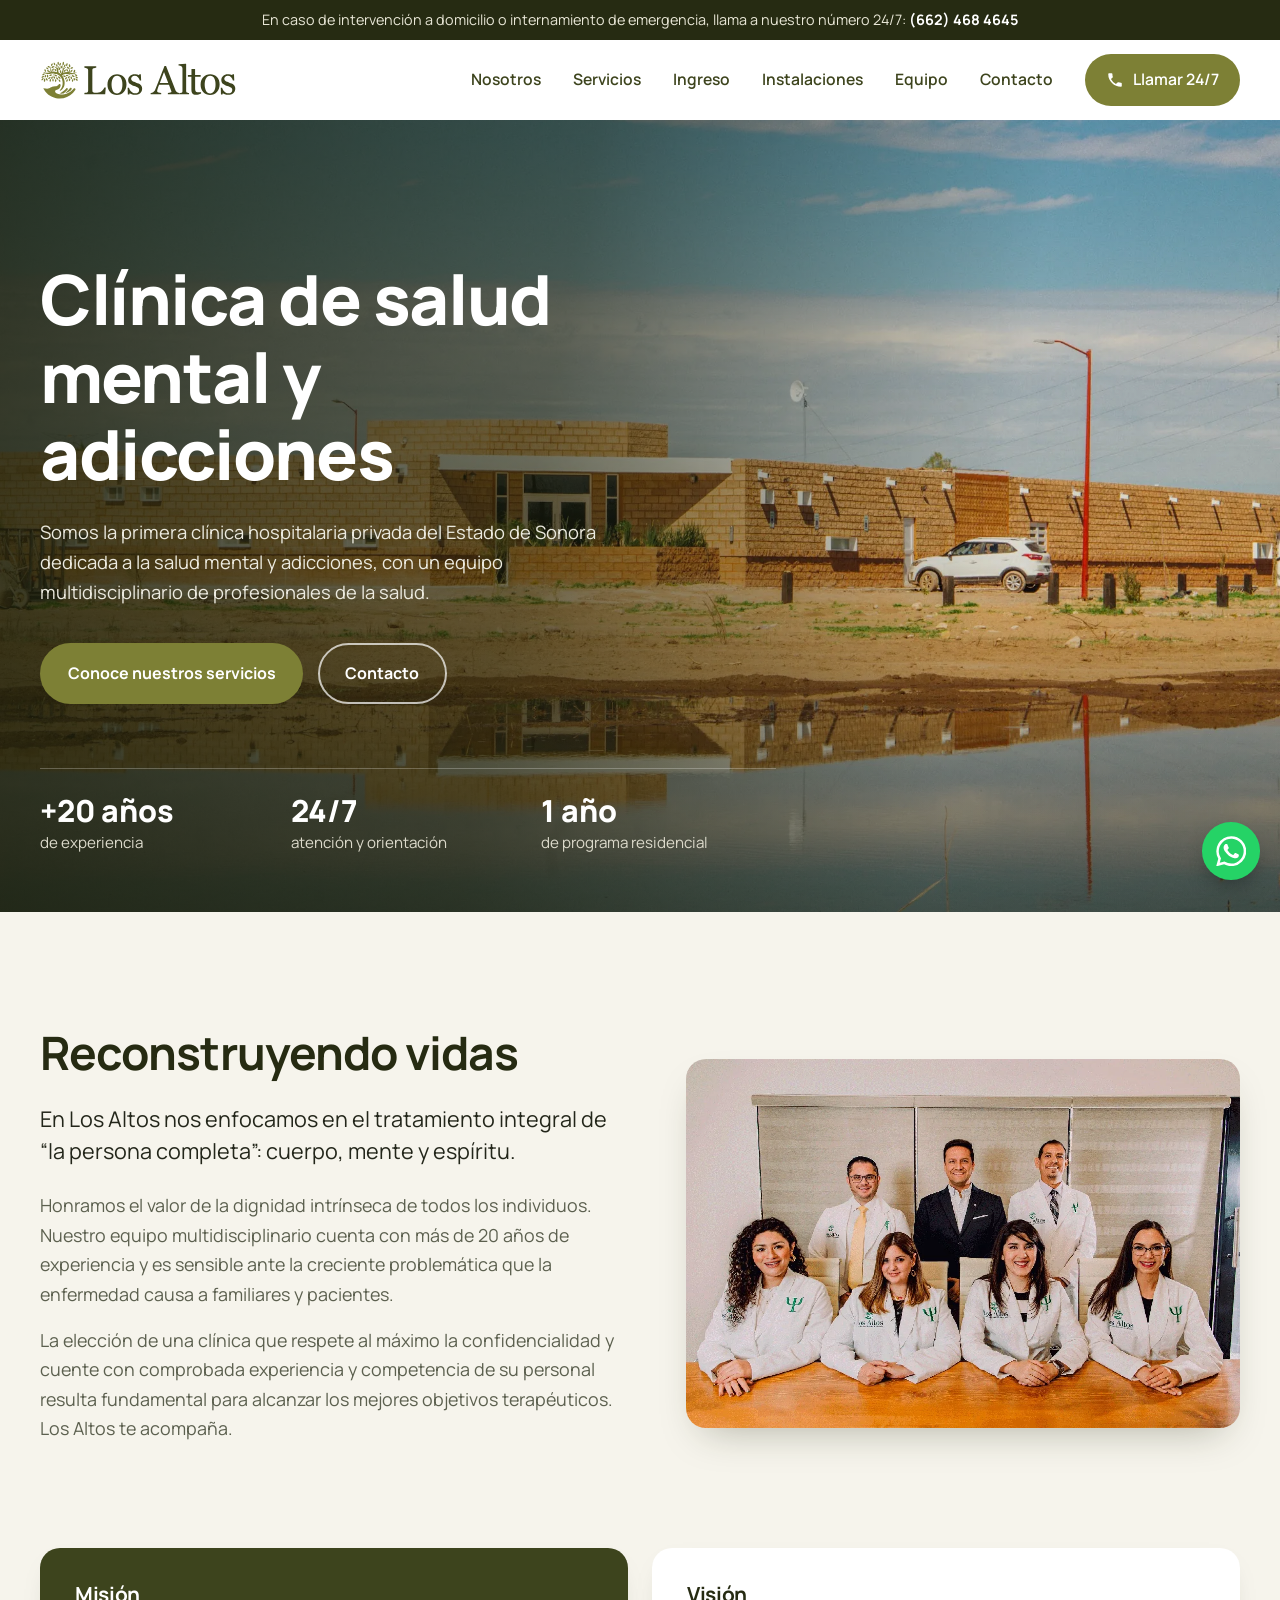
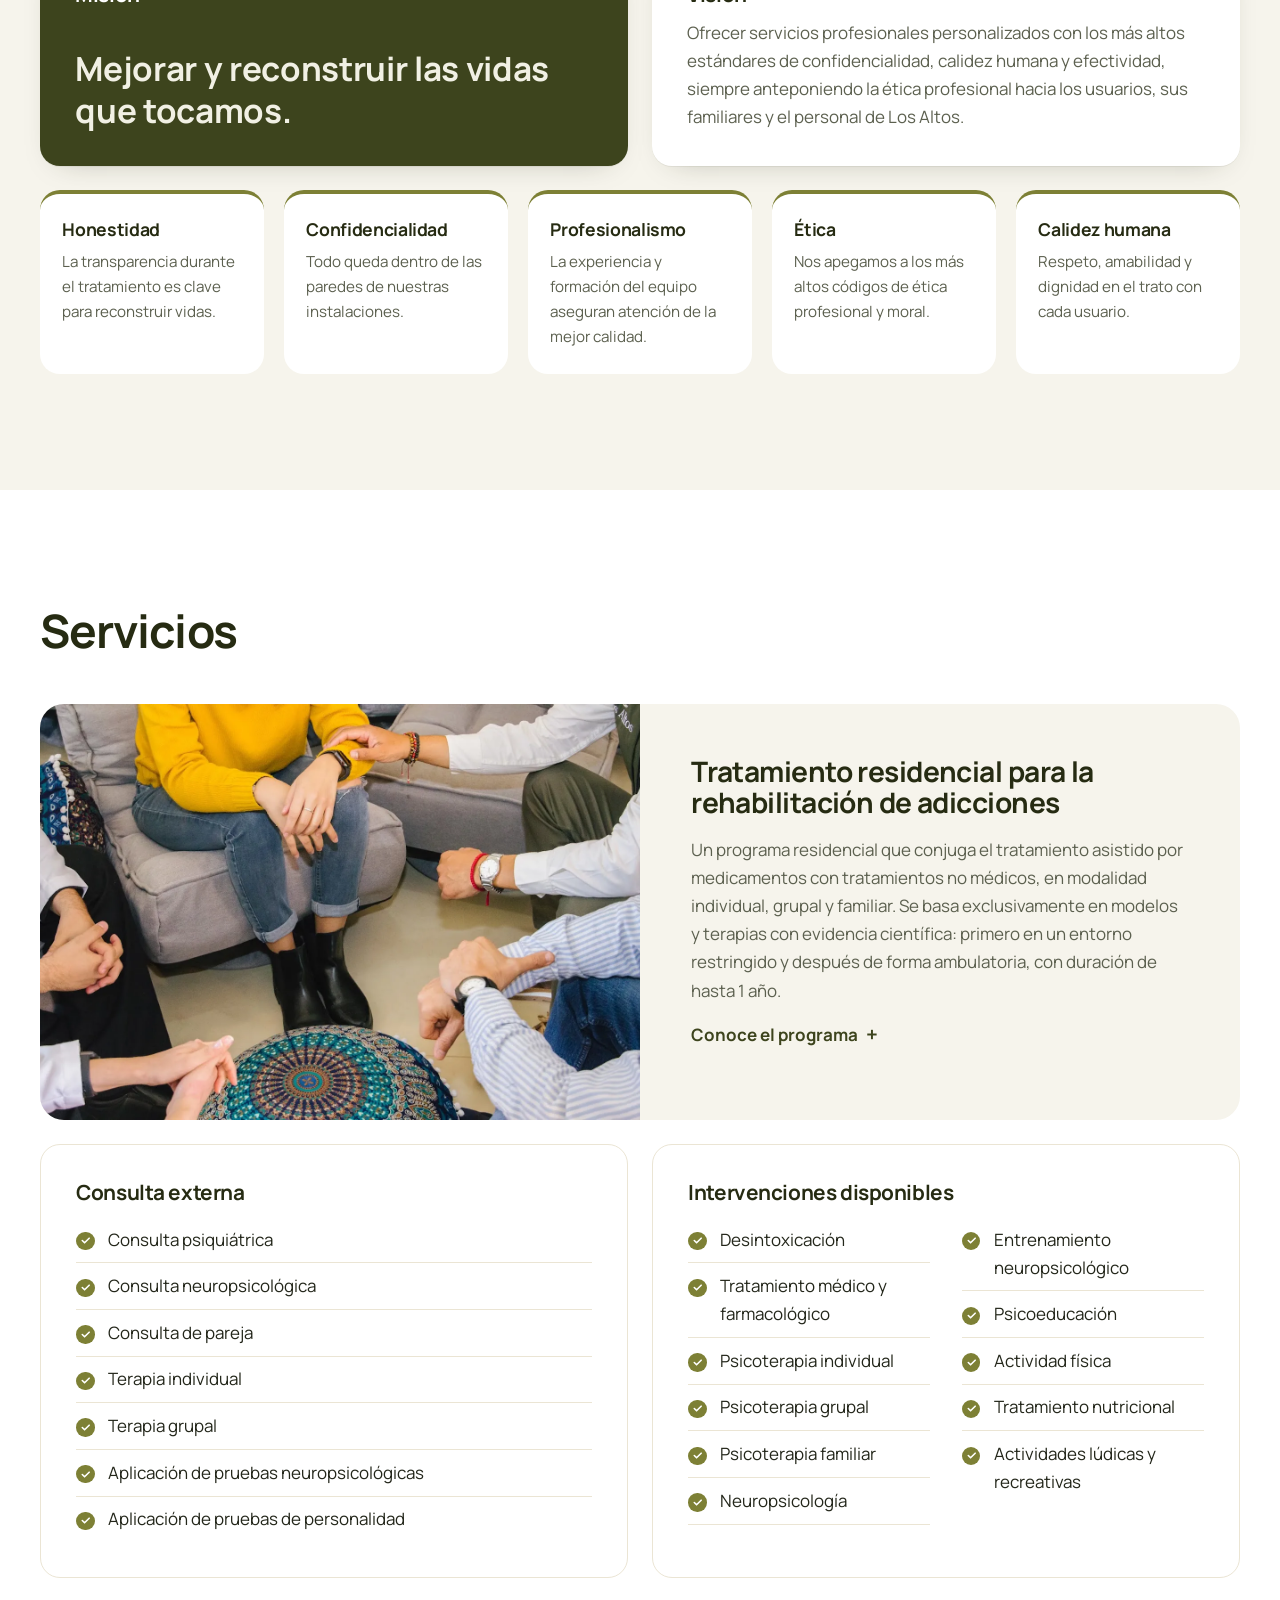
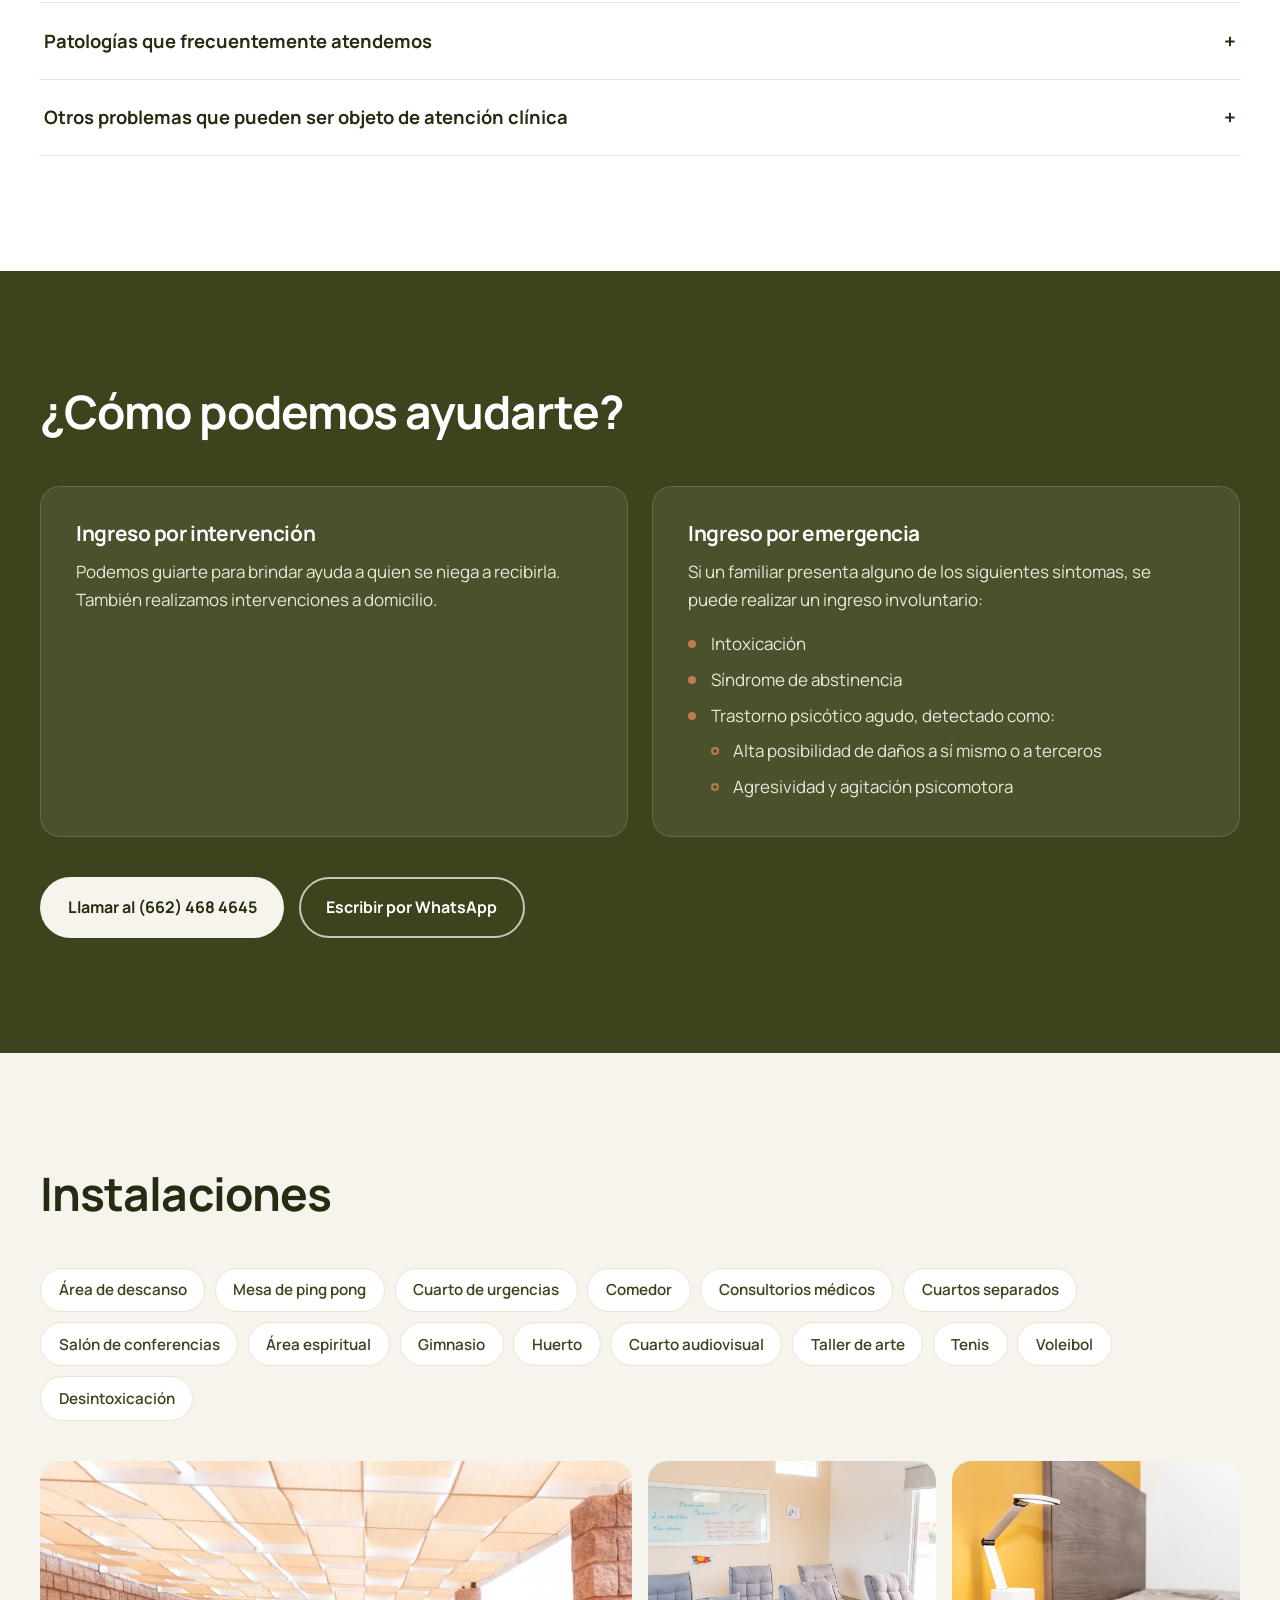
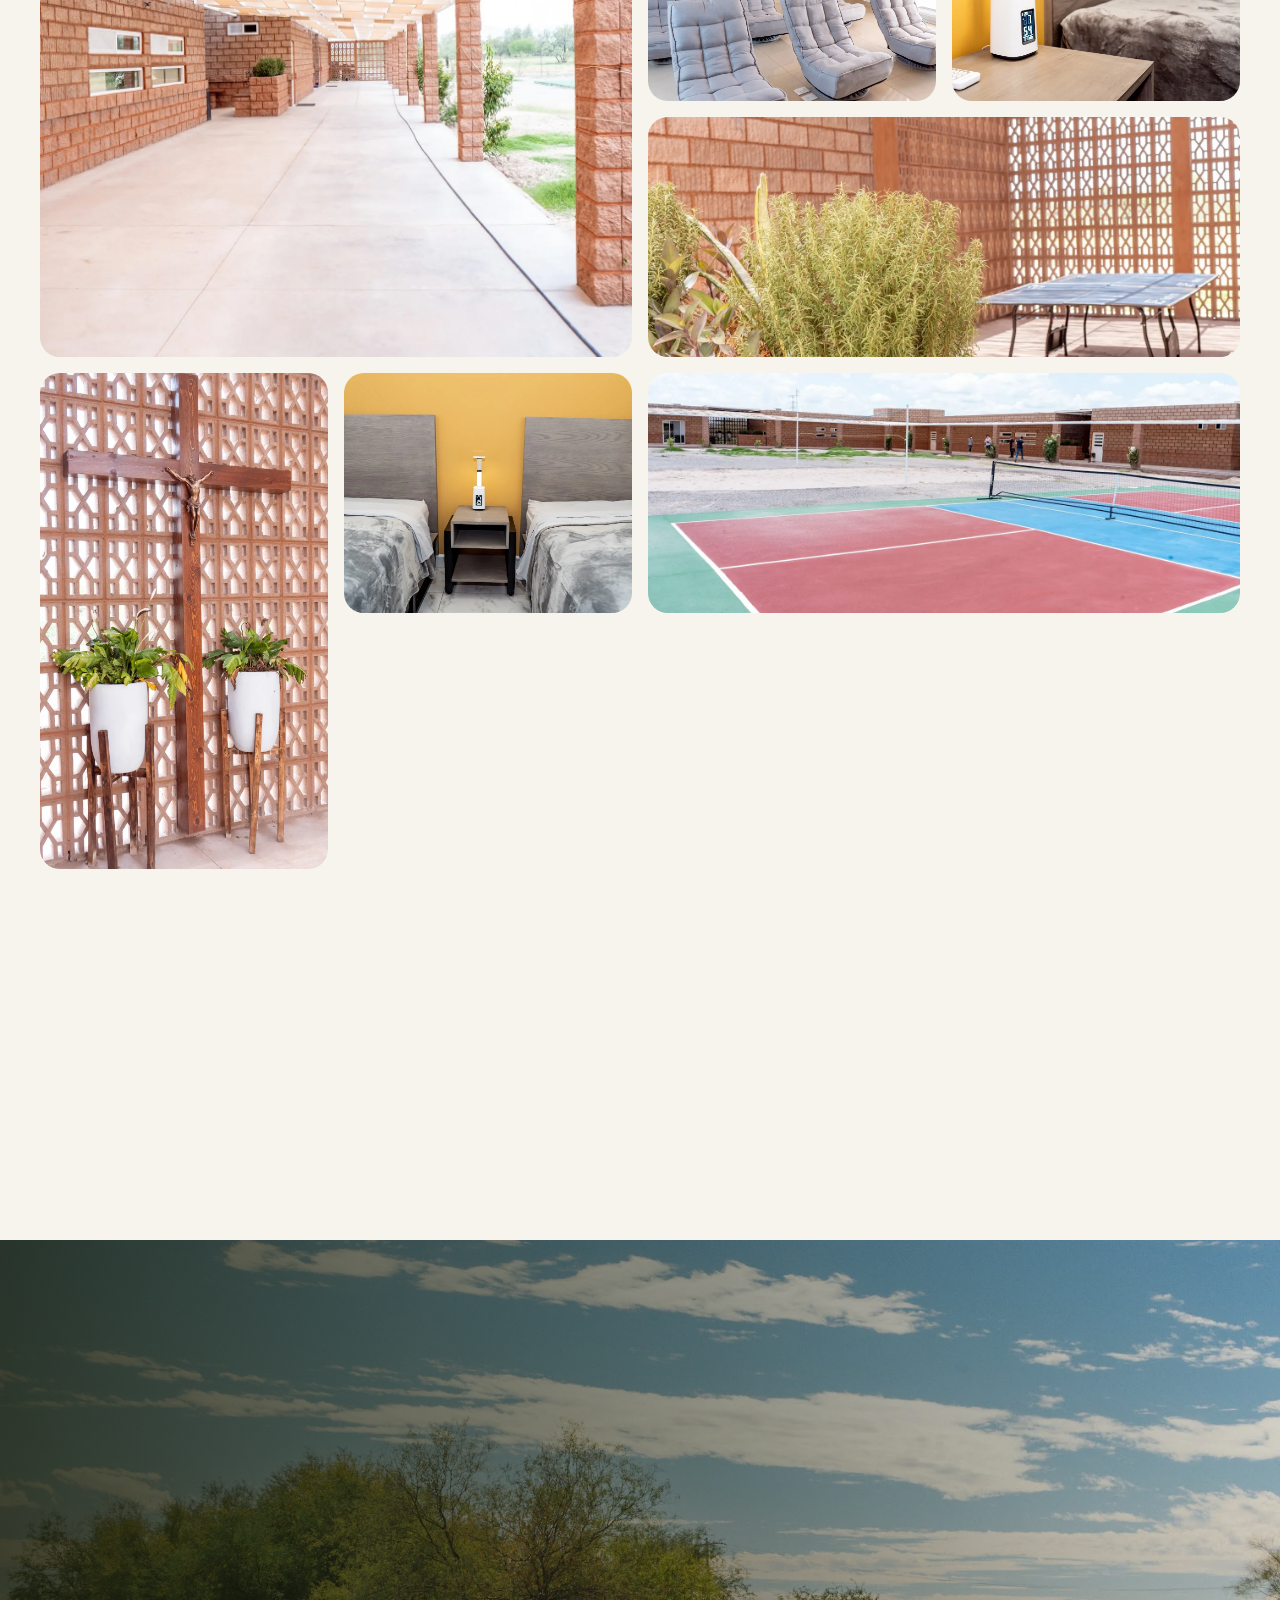
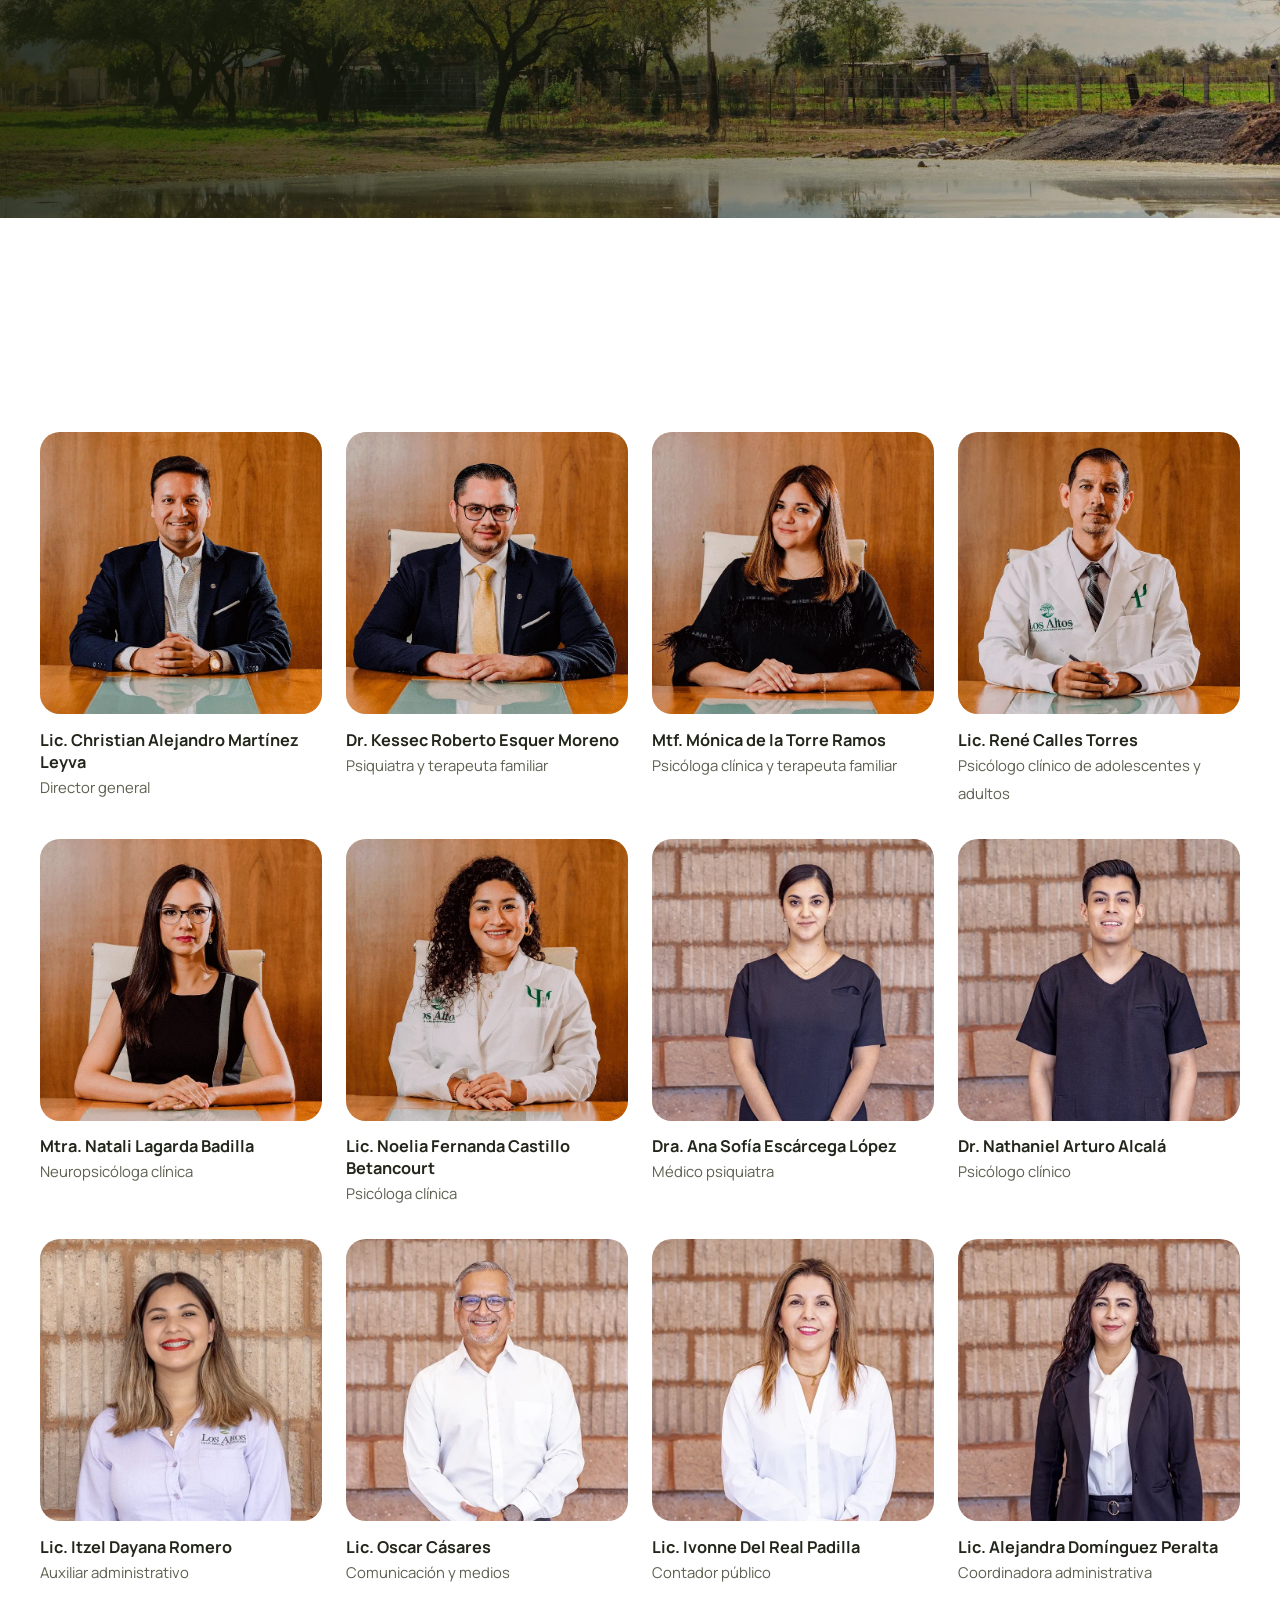
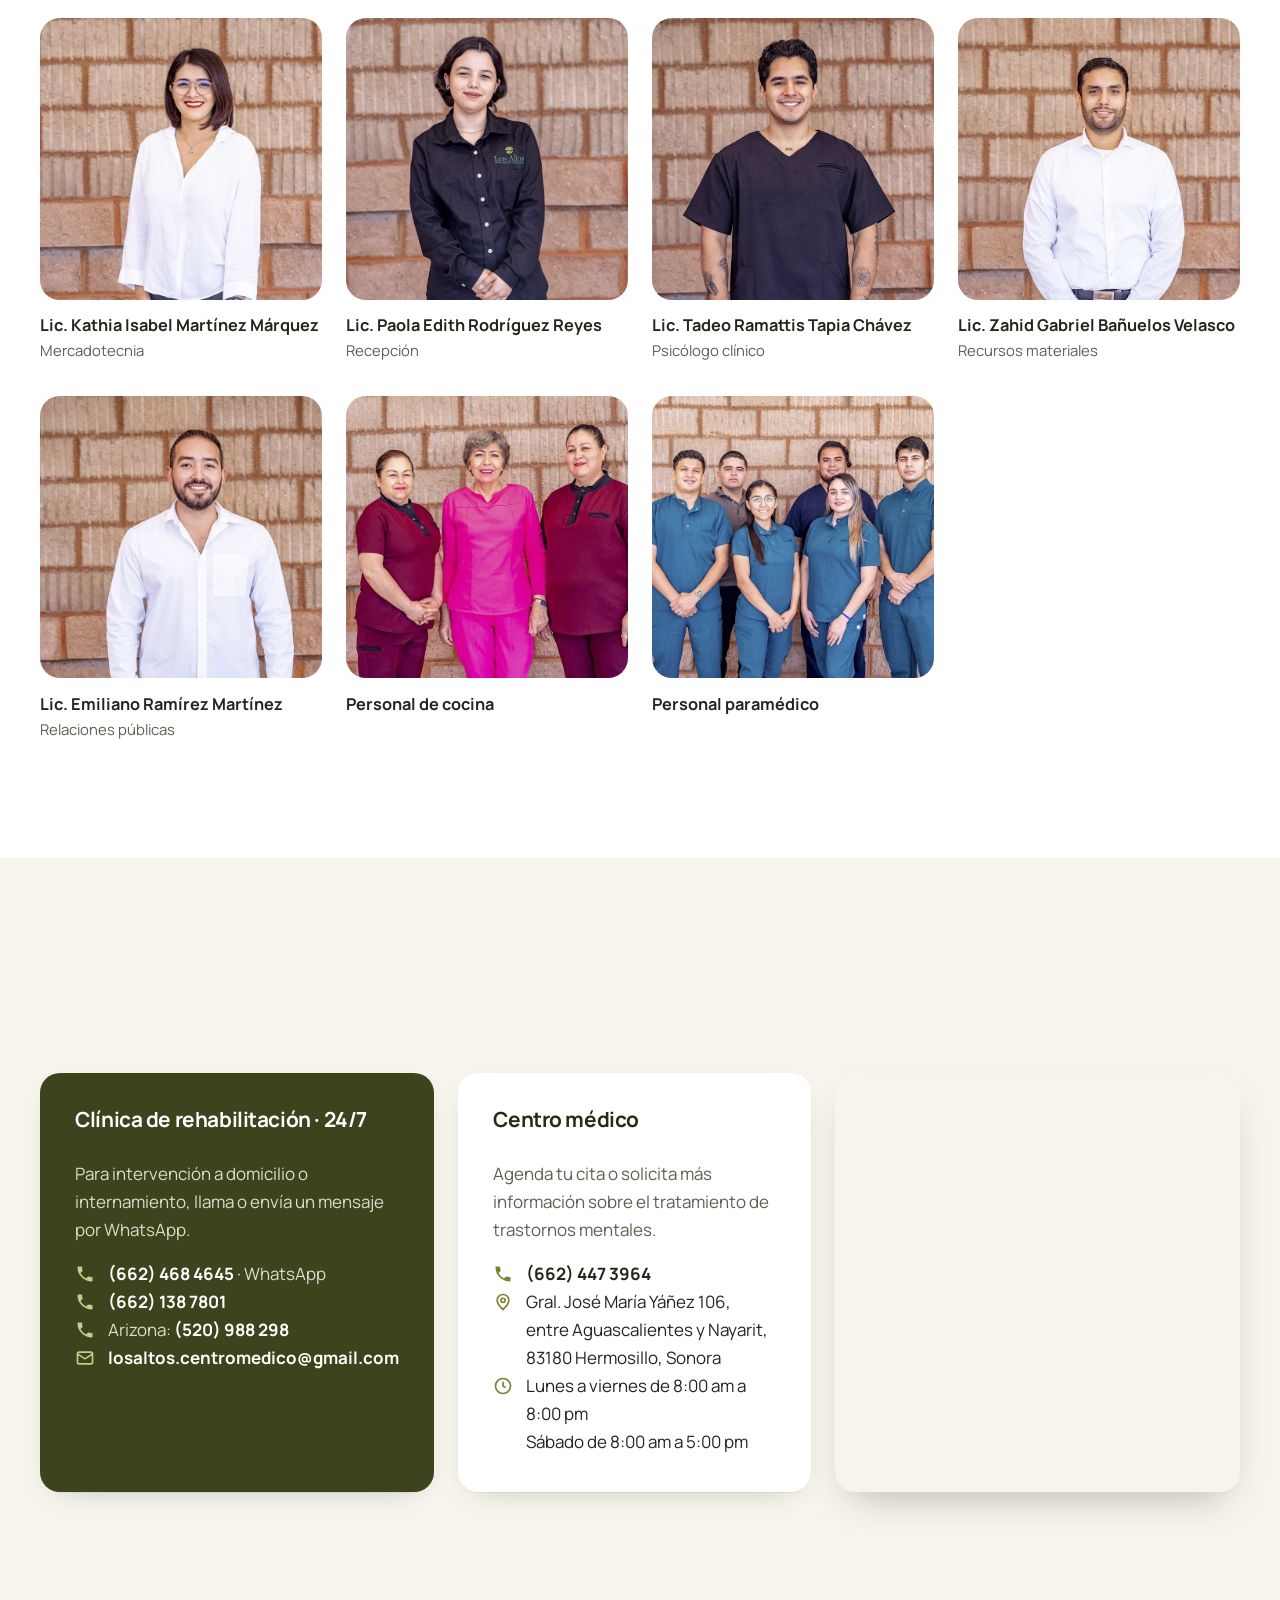
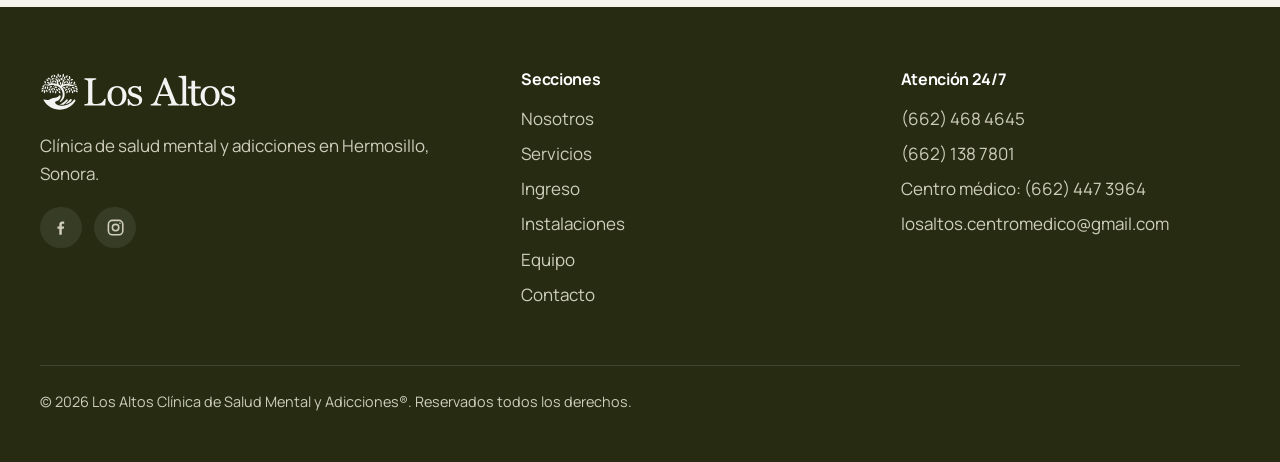
<file: nuevo/index.html>
<!DOCTYPE html>
<html lang="es-MX">
<head>
  <meta charset="UTF-8">
  <meta name="viewport" content="width=device-width, initial-scale=1">
  <title>Los Altos | Clínica de salud mental y adicciones</title>
  <meta name="description" content="Primera clínica hospitalaria privada de Sonora dedicada a la salud mental y adicciones. Tratamiento residencial, consulta externa y atención 24/7 en Hermosillo.">
  <meta name="theme-color" content="#3d441d">
  <link rel="icon" type="image/png" href="../img/icons/favicon-32x32.png">
  <link rel="preconnect" href="https://fonts.googleapis.com">
  <link rel="preconnect" href="https://fonts.gstatic.com" crossorigin>
  <link href="https://fonts.googleapis.com/css2?family=Manrope:wght@400;600;700;800&display=swap" rel="stylesheet">
  <link rel="stylesheet" href="estilos.css">
</head>
<body>
  <div class="aviso">
    <span class="largo">En caso de intervención a domicilio o internamiento de emergencia, llama a nuestro número 24/7: </span><span class="corto">Atención 24/7: </span><a href="tel:6624684645">(662) 468 4645</a>
  </div>

  <header class="encabezado">
    <div class="contenedor">
      <a class="logo" href="#inicio" aria-label="Los Altos, inicio"><img src="img/logo.svg" alt="Los Altos" width="197" height="42"></a>
      <button class="boton-menu" type="button" aria-expanded="false" aria-controls="menu" aria-label="Abrir menú">
        <svg viewBox="0 0 24 24" fill="none" stroke="currentColor" stroke-width="2" stroke-linecap="round" aria-hidden="true"><path d="M4 7h16M4 12h16M4 17h16"/></svg>
      </button>
      <nav class="menu" id="menu" aria-label="Principal">
        <a href="#nosotros">Nosotros</a>
        <a href="#servicios">Servicios</a>
        <a href="#ingreso">Ingreso</a>
        <a href="#instalaciones">Instalaciones</a>
        <a href="#equipo">Equipo</a>
        <a href="#contacto">Contacto</a>
        <a class="boton boton-principal" href="tel:6624684645">
          <svg viewBox="0 0 24 24" fill="currentColor" aria-hidden="true"><path d="M6.6 10.8a15.1 15.1 0 0 0 6.6 6.6l2.2-2.2a1 1 0 0 1 1-.25 11.4 11.4 0 0 0 3.6.57 1 1 0 0 1 1 1V20a1 1 0 0 1-1 1A17 17 0 0 1 3 4a1 1 0 0 1 1-1h3.5a1 1 0 0 1 1 1c0 1.25.2 2.45.57 3.57a1 1 0 0 1-.25 1z"/></svg>
          Llamar 24/7
        </a>
      </nav>
    </div>
  </header>

  <main>
    <!-- Portada -->
    <section class="portada" id="inicio">
      <img src="img/hero-reflejo.webp" alt="Edificio de la clínica Los Altos reflejado en el agua" fetchpriority="high">
      <div class="contenedor">
        <h1>Clínica de salud mental y adicciones</h1>
        <p>Somos la primera clínica hospitalaria privada del Estado de Sonora dedicada a la salud mental y adicciones, con un equipo multidisciplinario de profesionales de la salud.</p>
        <div class="acciones">
          <a class="boton boton-principal" href="#servicios">Conoce nuestros servicios</a>
          <a class="boton boton-claro" href="#contacto">Contacto</a>
        </div>
        <div class="datos">
          <div><strong>+20 años</strong><span>de experiencia</span></div>
          <div><strong>24/7</strong><span>atención y orientación</span></div>
          <div><strong>1 año</strong><span>de programa residencial</span></div>
        </div>
      </div>
    </section>

    <!-- Nosotros -->
    <section class="seccion seccion-crema" id="nosotros">
      <div class="contenedor">
        <div class="intro">
          <div class="texto aparece">
            <h2>Reconstruyendo vidas</h2>
            <p class="destacado">En Los Altos nos enfocamos en el tratamiento integral de “la persona completa”: cuerpo, mente y espíritu.</p>
            <p>Honramos el valor de la dignidad intrínseca de todos los individuos. Nuestro equipo multidisciplinario cuenta con más de 20 años de experiencia y es sensible ante la creciente problemática que la enfermedad causa a familiares y pacientes.</p>
            <p>La elección de una clínica que respete al máximo la confidencialidad y cuente con comprobada experiencia y competencia de su personal resulta fundamental para alcanzar los mejores objetivos terapéuticos. Los Altos te acompaña.</p>
          </div>
          <div class="foto-redonda aparece">
            <img src="img/equipo.webp" alt="Parte del equipo médico de Los Altos" loading="lazy" width="1080" height="720">
          </div>
        </div>

        <div class="mision">
          <article class="tarjeta aparece">
            <h3>Misión</h3>
            <p>Mejorar y reconstruir las vidas que tocamos.</p>
          </article>
          <article class="tarjeta aparece">
            <h3>Visión</h3>
            <p>Ofrecer servicios profesionales personalizados con los más altos estándares de confidencialidad, calidez humana y efectividad, siempre anteponiendo la ética profesional hacia los usuarios, sus familiares y el personal de Los Altos.</p>
          </article>
        </div>

        <ul class="valores">
          <li class="aparece"><h3>Honestidad</h3><p>La transparencia durante el tratamiento es clave para reconstruir vidas.</p></li>
          <li class="aparece"><h3>Confidencialidad</h3><p>Todo queda dentro de las paredes de nuestras instalaciones.</p></li>
          <li class="aparece"><h3>Profesionalismo</h3><p>La experiencia y formación del equipo aseguran atención de la mejor calidad.</p></li>
          <li class="aparece"><h3>Ética</h3><p>Nos apegamos a los más altos códigos de ética profesional y moral.</p></li>
          <li class="aparece"><h3>Calidez humana</h3><p>Respeto, amabilidad y dignidad en el trato con cada usuario.</p></li>
        </ul>
      </div>
    </section>

    <!-- Servicios -->
    <section class="seccion" id="servicios">
      <div class="contenedor">
        <div class="cabecera-seccion aparece"><h2>Servicios</h2></div>

        <div class="destacado-servicio aparece">
          <div class="foto"><img src="img/terapia-grupal.webp" alt="Sesión de terapia grupal" loading="lazy" width="1400" height="934"></div>
          <div class="contenido">
            <h3>Tratamiento residencial para la rehabilitación de adicciones</h3>
            <p>Un programa residencial que conjuga el tratamiento asistido por medicamentos con tratamientos no médicos, en modalidad individual, grupal y familiar. Se basa exclusivamente en modelos y terapias con evidencia científica: primero en un entorno restringido y después de forma ambulatoria, con duración de hasta 1 año.</p>
            <details>
              <summary>Conoce el programa</summary>
              <div class="desplegado">
                <p>El programa ofrece coordinación interdisciplinaria con manejo de casos, en un proceso dinámico, flexible y personalizado. Los tratamientos se ajustan al perfil del participante, a su historial de consumo y al tipo y vía de administración de la(s) sustancia(s).</p>
                <p>Sus pilares son bases neuropsicológicas, farmacológicas, conductuales y cognitivas, entrenamiento en funciones ejecutivas y entrenamiento físico. Después de los primeros 30 días, el participante se incorpora a sesiones semanales de entrenamiento neuropsicológico en grupo, de 120 minutos, basadas en el programa Goal Management Training®.</p>
              </div>
            </details>
          </div>
        </div>

        <div class="columnas-servicio">
          <article class="tarjeta aparece">
            <h3>Consulta externa</h3>
            <ul class="lista-check">
              <li>Consulta psiquiátrica</li>
              <li>Consulta neuropsicológica</li>
              <li>Consulta de pareja</li>
              <li>Terapia individual</li>
              <li>Terapia grupal</li>
              <li>Aplicación de pruebas neuropsicológicas</li>
              <li>Aplicación de pruebas de personalidad</li>
            </ul>
          </article>
          <article class="tarjeta aparece">
            <h3>Intervenciones disponibles</h3>
            <ul class="lista-check lista-dos">
              <li>Desintoxicación</li>
              <li>Tratamiento médico y farmacológico</li>
              <li>Psicoterapia individual</li>
              <li>Psicoterapia grupal</li>
              <li>Psicoterapia familiar</li>
              <li>Neuropsicología</li>
              <li>Entrenamiento neuropsicológico</li>
              <li>Psicoeducación</li>
              <li>Actividad física</li>
              <li>Tratamiento nutricional</li>
              <li>Actividades lúdicas y recreativas</li>
            </ul>
          </article>
        </div>

        <div class="acordeon aparece">
          <details>
            <summary>Patologías que frecuentemente atendemos</summary>
            <ul class="desplegado">
              <li>Trastornos depresivos</li>
              <li>Trastornos de ansiedad</li>
              <li>Trastornos neurocognitivos relacionados con:
                <ul>
                  <li>Atención</li>
                  <li>Aprendizaje y memoria</li>
                  <li>Funciones ejecutivas (toma de decisiones, planificación, hábitos predominantes, flexibilidad mental)</li>
                  <li>Lenguaje expresivo</li>
                  <li>Habilidades perceptuales</li>
                  <li>Reconocimiento social (teoría de la mente)</li>
                </ul>
              </li>
              <li>Trastorno obsesivo-compulsivo</li>
              <li>Trastornos relacionados con trauma y factores de estrés</li>
              <li>Trastornos de sueño y vigilia</li>
              <li>Trastornos disruptivos, del control de los impulsos y de la conducta:
                <ul>
                  <li>Trastorno negativista desafiante</li>
                  <li>Trastorno de personalidad antisocial</li>
                </ul>
              </li>
              <li>Trastornos relacionados con sustancias y trastornos adictivos:
                <ul>
                  <li>Alcohol</li>
                  <li>Cannabis</li>
                  <li>Alucinógenos</li>
                  <li>Opiáceos</li>
                  <li>Sedantes, hipnóticos o ansiolíticos</li>
                  <li>Estimulantes</li>
                  <li>Tabaco</li>
                </ul>
              </li>
              <li>Trastornos no relacionados con sustancias</li>
              <li>Trastornos de la personalidad:
                <ul>
                  <li>Paranoide</li>
                  <li>Esquizoide</li>
                  <li>Antisocial</li>
                  <li>Límite</li>
                  <li>Obsesivo-compulsivo</li>
                </ul>
              </li>
            </ul>
          </details>
          <details>
            <summary>Otros problemas que pueden ser objeto de atención clínica</summary>
            <ul class="desplegado">
              <li>Problemas en la relación entre padres e hijos</li>
              <li>Problemas de relación con los hermanos</li>
              <li>Relación conflictiva con el cónyuge o la pareja</li>
              <li>Ruptura familiar por separación o divorcio</li>
              <li>Duelo</li>
            </ul>
          </details>
        </div>
      </div>
    </section>

    <!-- Ingreso -->
    <section class="seccion ingreso" id="ingreso">
      <div class="contenedor">
        <div class="cabecera-seccion aparece"><h2>¿Cómo podemos ayudarte?</h2></div>
        <div class="tarjetas-ingreso">
          <article class="aparece">
            <h3>Ingreso por intervención</h3>
            <p>Podemos guiarte para brindar ayuda a quien se niega a recibirla. También realizamos intervenciones a domicilio.</p>
          </article>
          <article class="aparece">
            <h3>Ingreso por emergencia</h3>
            <p>Si un familiar presenta alguno de los siguientes síntomas, se puede realizar un ingreso involuntario:</p>
            <ul>
              <li>Intoxicación</li>
              <li>Síndrome de abstinencia</li>
              <li>Trastorno psicótico agudo, detectado como:
                <ul>
                  <li>Alta posibilidad de daños a sí mismo o a terceros</li>
                  <li>Agresividad y agitación psicomotora</li>
                </ul>
              </li>
            </ul>
          </article>
        </div>
        <div class="acciones aparece">
          <a class="boton boton-principal" href="tel:6624684645">Llamar al (662) 468 4645</a>
          <a class="boton boton-claro" href="https://wa.me/526624684645" target="_blank" rel="noopener">Escribir por WhatsApp</a>
        </div>
      </div>
    </section>

    <!-- Instalaciones -->
    <section class="seccion seccion-crema" id="instalaciones">
      <div class="contenedor">
        <div class="cabecera-seccion aparece"><h2>Instalaciones</h2></div>
        <ul class="amenidades aparece">
          <li>Área de descanso</li><li>Mesa de ping pong</li><li>Cuarto de urgencias</li><li>Comedor</li>
          <li>Consultorios médicos</li><li>Cuartos separados</li><li>Salón de conferencias</li><li>Área espiritual</li>
          <li>Gimnasio</li><li>Huerto</li><li>Cuarto audiovisual</li><li>Taller de arte</li><li>Tenis</li>
          <li>Voleibol</li><li>Desintoxicación</li>
        </ul>
        <div class="galeria">
          <figure class="ancha alta aparece"><img src="img/pasillo.webp" alt="Pasillo exterior techado" loading="lazy" style="object-position:center 60%"></figure>
          <figure class="aparece"><img src="img/descanso.webp" alt="Área de descanso" loading="lazy"></figure>
          <figure class="aparece"><img src="img/habitacion.webp" alt="Habitación" loading="lazy"></figure>
          <figure class="ancha aparece"><img src="img/ping-pong.webp" alt="Patio con mesa de ping pong" loading="lazy"></figure>
          <figure class="alta aparece"><img src="img/espiritual.webp" alt="Área espiritual" loading="lazy"></figure>
          <figure class="aparece"><img src="img/habitacion-doble.webp" alt="Habitación doble" loading="lazy"></figure>
          <figure class="ancha aparece"><img src="img/canchas.webp" alt="Canchas deportivas" loading="lazy"></figure>
          <figure class="aparece"><img src="img/consultorio.webp" alt="Consultorio" loading="lazy"></figure>
          <figure class="alta aparece"><img src="img/gimnasio.webp" alt="Gimnasio al aire libre" loading="lazy"></figure>
          <figure class="ancha aparece"><img src="img/comedor.webp" alt="Comedor" loading="lazy" style="object-position:center 65%"></figure>
          <figure class="aparece"><img src="img/recepcion.webp" alt="Recepción con el logo de Los Altos" loading="lazy" style="object-position:center 30%"></figure>
        </div>
      </div>
    </section>

    <!-- Ubicación -->
    <section class="seccion ubicacion">
      <img src="img/paisaje.webp" alt="" loading="lazy">
      <div class="contenedor aparece">
        <h2>Ubicación</h2>
        <p>Los Altos se encuentra en La Mesa del Seri, a 20 kilómetros de Hermosillo, Sonora: un ambiente tranquilo y campestre, rodeado de campos de maíz, alfalfa y trigo, lejos del bullicio de la ciudad.</p>
        <p>Estamos a 40 minutos del Aeropuerto Internacional Ignacio Pesqueira García y a 20 minutos de los principales hospitales de especialidad del estado. Por nuestra cercanía con California, Arizona y Texas, somos una excelente opción para el turismo internacional en salud.</p>
      </div>
    </section>

    <!-- Equipo -->
    <section class="seccion" id="equipo">
      <div class="contenedor">
        <div class="cabecera-seccion aparece"><h2>Nuestro equipo</h2></div>
        <div class="equipo">
          <figure class="aparece"><img src="img/equipo-1.webp" alt="" loading="lazy"><figcaption><strong>Lic. Christian Alejandro Martínez Leyva</strong><span>Director general</span></figcaption></figure>
          <figure class="aparece"><img src="img/equipo-2.webp" alt="" loading="lazy"><figcaption><strong>Dr. Kessec Roberto Esquer Moreno</strong><span>Psiquiatra y terapeuta familiar</span></figcaption></figure>
          <figure class="aparece"><img src="img/equipo-3.webp" alt="" loading="lazy"><figcaption><strong>Mtf. Mónica de la Torre Ramos</strong><span>Psicóloga clínica y terapeuta familiar</span></figcaption></figure>
          <figure class="aparece"><img src="img/equipo-4.webp" alt="" loading="lazy"><figcaption><strong>Lic. René Calles Torres</strong><span>Psicólogo clínico de adolescentes y adultos</span></figcaption></figure>
          <figure class="aparece"><img src="img/equipo-5.webp" alt="" loading="lazy"><figcaption><strong>Mtra. Natali Lagarda Badilla</strong><span>Neuropsicóloga clínica</span></figcaption></figure>
          <figure class="aparece"><img src="img/equipo-6.webp" alt="" loading="lazy"><figcaption><strong>Lic. Noelia Fernanda Castillo Betancourt</strong><span>Psicóloga clínica</span></figcaption></figure>
          <figure class="aparece"><img src="img/equipo-7.webp" alt="" loading="lazy"><figcaption><strong>Dra. Ana Sofía Escárcega López</strong><span>Médico psiquiatra</span></figcaption></figure>
          <figure class="aparece"><img src="img/equipo-8.webp" alt="" loading="lazy"><figcaption><strong>Dr. Nathaniel Arturo Alcalá</strong><span>Psicólogo clínico</span></figcaption></figure>
          <figure class="aparece"><img src="img/equipo-9.webp" alt="" loading="lazy"><figcaption><strong>Lic. Itzel Dayana Romero</strong><span>Auxiliar administrativo</span></figcaption></figure>
          <figure class="aparece"><img src="img/equipo-10.webp" alt="" loading="lazy"><figcaption><strong>Lic. Oscar Cásares</strong><span>Comunicación y medios</span></figcaption></figure>
          <figure class="aparece"><img src="img/equipo-11.webp" alt="" loading="lazy"><figcaption><strong>Lic. Ivonne Del Real Padilla</strong><span>Contador público</span></figcaption></figure>
          <figure class="aparece"><img src="img/equipo-12.webp" alt="" loading="lazy"><figcaption><strong>Lic. Alejandra Domínguez Peralta</strong><span>Coordinadora administrativa</span></figcaption></figure>
          <figure class="aparece"><img src="img/equipo-13.webp" alt="" loading="lazy"><figcaption><strong>Lic. Kathia Isabel Martínez Márquez</strong><span>Mercadotecnia</span></figcaption></figure>
          <figure class="aparece"><img src="img/equipo-14.webp" alt="" loading="lazy"><figcaption><strong>Lic. Paola Edith Rodríguez Reyes</strong><span>Recepción</span></figcaption></figure>
          <figure class="aparece"><img src="img/equipo-15.webp" alt="" loading="lazy"><figcaption><strong>Lic. Tadeo Ramattis Tapia Chávez</strong><span>Psicólogo clínico</span></figcaption></figure>
          <figure class="aparece"><img src="img/equipo-16.webp" alt="" loading="lazy"><figcaption><strong>Lic. Zahid Gabriel Bañuelos Velasco</strong><span>Recursos materiales</span></figcaption></figure>
          <figure class="aparece"><img src="img/equipo-17.webp" alt="" loading="lazy"><figcaption><strong>Lic. Emiliano Ramírez Martínez</strong><span>Relaciones públicas</span></figcaption></figure>
          <figure class="aparece"><img src="img/equipo-18.webp" alt="" loading="lazy"><figcaption><strong>Personal de cocina</strong></figcaption></figure>
          <figure class="aparece"><img src="img/equipo-19.webp" alt="" loading="lazy"><figcaption><strong>Personal paramédico</strong></figcaption></figure>
        </div>
      </div>
    </section>

    <!-- Contacto -->
    <section class="seccion seccion-crema" id="contacto">
      <div class="contenedor">
        <div class="cabecera-seccion aparece"><h2>Contacto</h2></div>
        <div class="contacto">
          <article class="tarjeta oscura aparece">
            <h3>Clínica de rehabilitación · 24/7</h3>
            <p>Para intervención a domicilio o internamiento, llama o envía un mensaje por WhatsApp.</p>
            <ul>
              <li class="dato"><svg viewBox="0 0 24 24" fill="currentColor" aria-hidden="true"><path d="M6.6 10.8a15.1 15.1 0 0 0 6.6 6.6l2.2-2.2a1 1 0 0 1 1-.25 11.4 11.4 0 0 0 3.6.57 1 1 0 0 1 1 1V20a1 1 0 0 1-1 1A17 17 0 0 1 3 4a1 1 0 0 1 1-1h3.5a1 1 0 0 1 1 1c0 1.25.2 2.45.57 3.57a1 1 0 0 1-.25 1z"/></svg><div><a href="tel:6624684645">(662) 468 4645</a> · WhatsApp</div></li>
              <li class="dato"><svg viewBox="0 0 24 24" fill="currentColor" aria-hidden="true"><path d="M6.6 10.8a15.1 15.1 0 0 0 6.6 6.6l2.2-2.2a1 1 0 0 1 1-.25 11.4 11.4 0 0 0 3.6.57 1 1 0 0 1 1 1V20a1 1 0 0 1-1 1A17 17 0 0 1 3 4a1 1 0 0 1 1-1h3.5a1 1 0 0 1 1 1c0 1.25.2 2.45.57 3.57a1 1 0 0 1-.25 1z"/></svg><div><a href="tel:6621387801">(662) 138 7801</a></div></li>
              <li class="dato"><svg viewBox="0 0 24 24" fill="currentColor" aria-hidden="true"><path d="M6.6 10.8a15.1 15.1 0 0 0 6.6 6.6l2.2-2.2a1 1 0 0 1 1-.25 11.4 11.4 0 0 0 3.6.57 1 1 0 0 1 1 1V20a1 1 0 0 1-1 1A17 17 0 0 1 3 4a1 1 0 0 1 1-1h3.5a1 1 0 0 1 1 1c0 1.25.2 2.45.57 3.57a1 1 0 0 1-.25 1z"/></svg><div>Arizona: <a href="tel:520988298">(520) 988 298</a></div></li>
              <li class="dato"><svg viewBox="0 0 24 24" fill="none" stroke="currentColor" stroke-width="2" aria-hidden="true"><rect x="3" y="5" width="18" height="14" rx="2"/><path d="m3 7 9 6 9-6"/></svg><div><a href="mailto:losaltos.centromedico@gmail.com">losaltos.centromedico@gmail.com</a></div></li>
            </ul>
          </article>
          <article class="tarjeta aparece">
            <h3>Centro médico</h3>
            <p>Agenda tu cita o solicita más información sobre el tratamiento de trastornos mentales.</p>
            <ul>
              <li class="dato"><svg viewBox="0 0 24 24" fill="currentColor" aria-hidden="true"><path d="M6.6 10.8a15.1 15.1 0 0 0 6.6 6.6l2.2-2.2a1 1 0 0 1 1-.25 11.4 11.4 0 0 0 3.6.57 1 1 0 0 1 1 1V20a1 1 0 0 1-1 1A17 17 0 0 1 3 4a1 1 0 0 1 1-1h3.5a1 1 0 0 1 1 1c0 1.25.2 2.45.57 3.57a1 1 0 0 1-.25 1z"/></svg><div><a href="tel:6624473964">(662) 447 3964</a></div></li>
              <li class="dato"><svg viewBox="0 0 24 24" fill="none" stroke="currentColor" stroke-width="2" aria-hidden="true"><path d="M12 21s-7-6.1-7-11a7 7 0 0 1 14 0c0 4.9-7 11-7 11z"/><circle cx="12" cy="10" r="2.5"/></svg><div>Gral. José María Yáñez 106, entre Aguascalientes y Nayarit, 83180 Hermosillo, Sonora</div></li>
              <li class="dato"><svg viewBox="0 0 24 24" fill="none" stroke="currentColor" stroke-width="2" aria-hidden="true"><circle cx="12" cy="12" r="9"/><path d="M12 7v5l3 2"/></svg><div>Lunes a viernes de 8:00 am a 8:00 pm<br>Sábado de 8:00 am a 5:00 pm</div></li>
            </ul>
          </article>
          <div class="mapa aparece">
            <iframe title="Mapa del centro médico Los Altos" loading="lazy" referrerpolicy="no-referrer-when-downgrade"
              src="https://maps.google.com/maps?q=Los+Altos+Centro+Medico,+Calle+General+Jos%C3%A9+Mar%C3%ADa+Y%C3%A1%C3%B1ez,+San+Benito,+Hermosillo,+Sonora&t=&z=15&ie=UTF8&iwloc=&output=embed"></iframe>
          </div>
        </div>
      </div>
    </section>
  </main>

  <footer class="pie">
    <div class="contenedor">
      <div>
        <img class="logo-claro" src="img/logo.svg" alt="Los Altos" width="197" height="42">
        <p>Clínica de salud mental y adicciones en Hermosillo, Sonora.</p>
        <div class="redes">
          <a href="https://www.facebook.com/ClinicaLosAltosMX" target="_blank" rel="noopener" aria-label="Facebook">
            <svg viewBox="0 0 24 24" fill="currentColor" aria-hidden="true"><path d="M13.5 21v-7.5H16l.4-3h-2.9V8.6c0-.87.25-1.46 1.5-1.46H16.5V4.47A21 21 0 0 0 14.2 4.3c-2.3 0-3.8 1.4-3.8 3.95v2.25H8v3h2.4V21z"/></svg>
          </a>
          <a href="https://www.instagram.com/clinicalosaltos/" target="_blank" rel="noopener" aria-label="Instagram">
            <svg viewBox="0 0 24 24" fill="none" stroke="currentColor" stroke-width="2" aria-hidden="true"><rect x="3" y="3" width="18" height="18" rx="5"/><circle cx="12" cy="12" r="4"/><circle cx="17.5" cy="6.5" r="1" fill="currentColor" stroke="none"/></svg>
          </a>
        </div>
      </div>
      <div>
        <h3>Secciones</h3>
        <ul>
          <li><a href="#nosotros">Nosotros</a></li>
          <li><a href="#servicios">Servicios</a></li>
          <li><a href="#ingreso">Ingreso</a></li>
          <li><a href="#instalaciones">Instalaciones</a></li>
          <li><a href="#equipo">Equipo</a></li>
          <li><a href="#contacto">Contacto</a></li>
        </ul>
      </div>
      <div>
        <h3>Atención 24/7</h3>
        <ul>
          <li><a href="tel:6624684645">(662) 468 4645</a></li>
          <li><a href="tel:6621387801">(662) 138 7801</a></li>
          <li>Centro médico: <a href="tel:6624473964">(662) 447 3964</a></li>
          <li><a href="mailto:losaltos.centromedico@gmail.com">losaltos.centromedico@gmail.com</a></li>
        </ul>
      </div>
      <p class="legal">© <span id="anio">2026</span> Los Altos Clínica de Salud Mental y Adicciones®. Reservados todos los derechos.</p>
    </div>
  </footer>

  <a class="whatsapp" href="https://wa.me/526624684645" target="_blank" rel="noopener" aria-label="Escríbenos por WhatsApp">
    <svg viewBox="0 0 24 24" fill="currentColor" aria-hidden="true"><path d="M17.5 14.4c-.3-.15-1.75-.86-2-.96-.28-.1-.48-.15-.68.15-.2.3-.78.96-.95 1.16-.18.2-.35.22-.65.07-.3-.15-1.26-.46-2.4-1.48-.88-.79-1.48-1.76-1.66-2.06-.17-.3-.02-.46.13-.6.13-.14.3-.35.45-.53.15-.17.2-.3.3-.5.1-.2.05-.37-.02-.52-.08-.15-.68-1.64-.93-2.25-.25-.59-.5-.5-.68-.52h-.58c-.2 0-.52.07-.8.37-.27.3-1.04 1.02-1.04 2.48s1.07 2.88 1.21 3.08c.15.2 2.1 3.2 5.08 4.48.71.31 1.27.5 1.7.63.72.23 1.37.2 1.88.12.57-.09 1.75-.72 2-1.4.25-.7.25-1.29.17-1.41-.07-.13-.27-.2-.57-.35zM12.04 21.8h-.01a9.8 9.8 0 0 1-5-1.37l-.36-.21-3.72.97 1-3.62-.24-.37a9.82 9.82 0 1 1 8.33 4.6zm8.36-18.17A11.75 11.75 0 0 0 12.04.17 11.83 11.83 0 0 0 1.8 17.9L.12 24l6.26-1.64a11.8 11.8 0 0 0 5.66 1.44h.01A11.83 11.83 0 0 0 23.88 12 11.74 11.74 0 0 0 20.4 3.63z"/></svg>
  </a>

  <script src="sitio.js"></script>
</body>
</html>
</file>
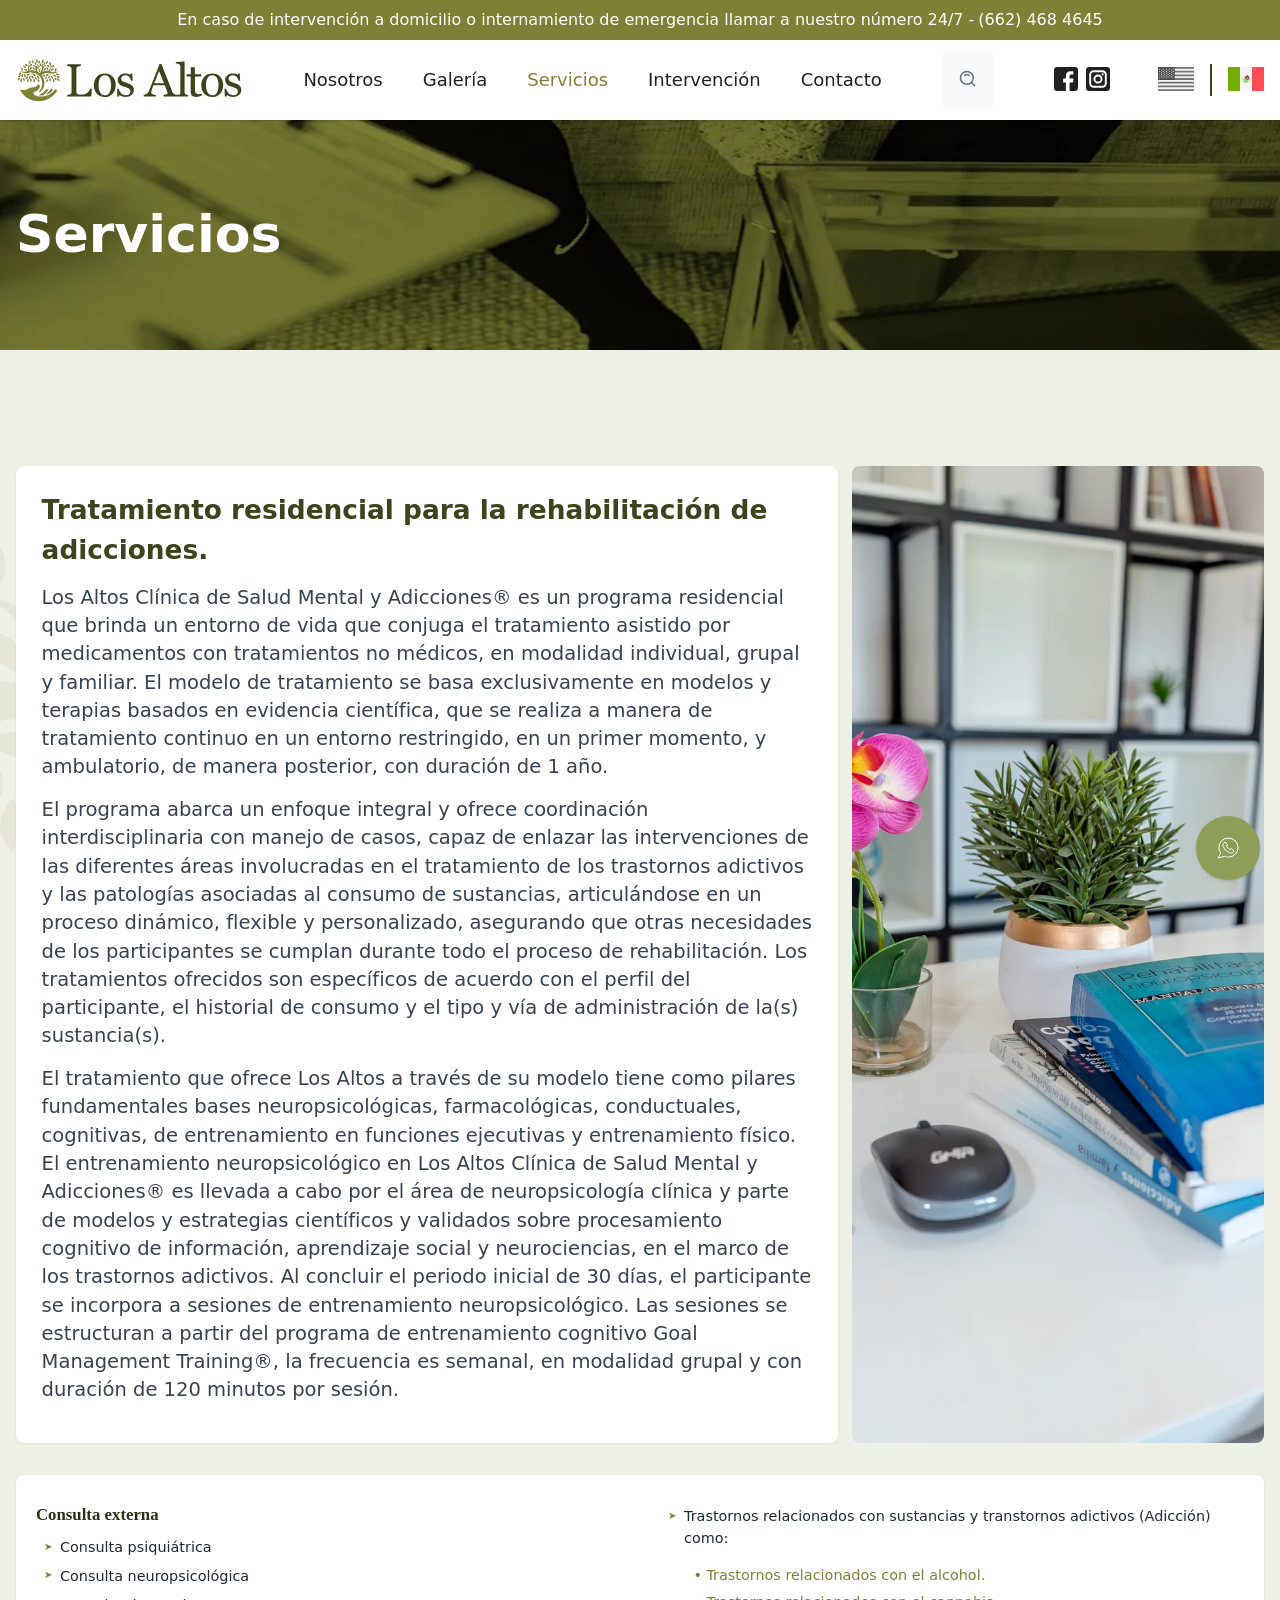
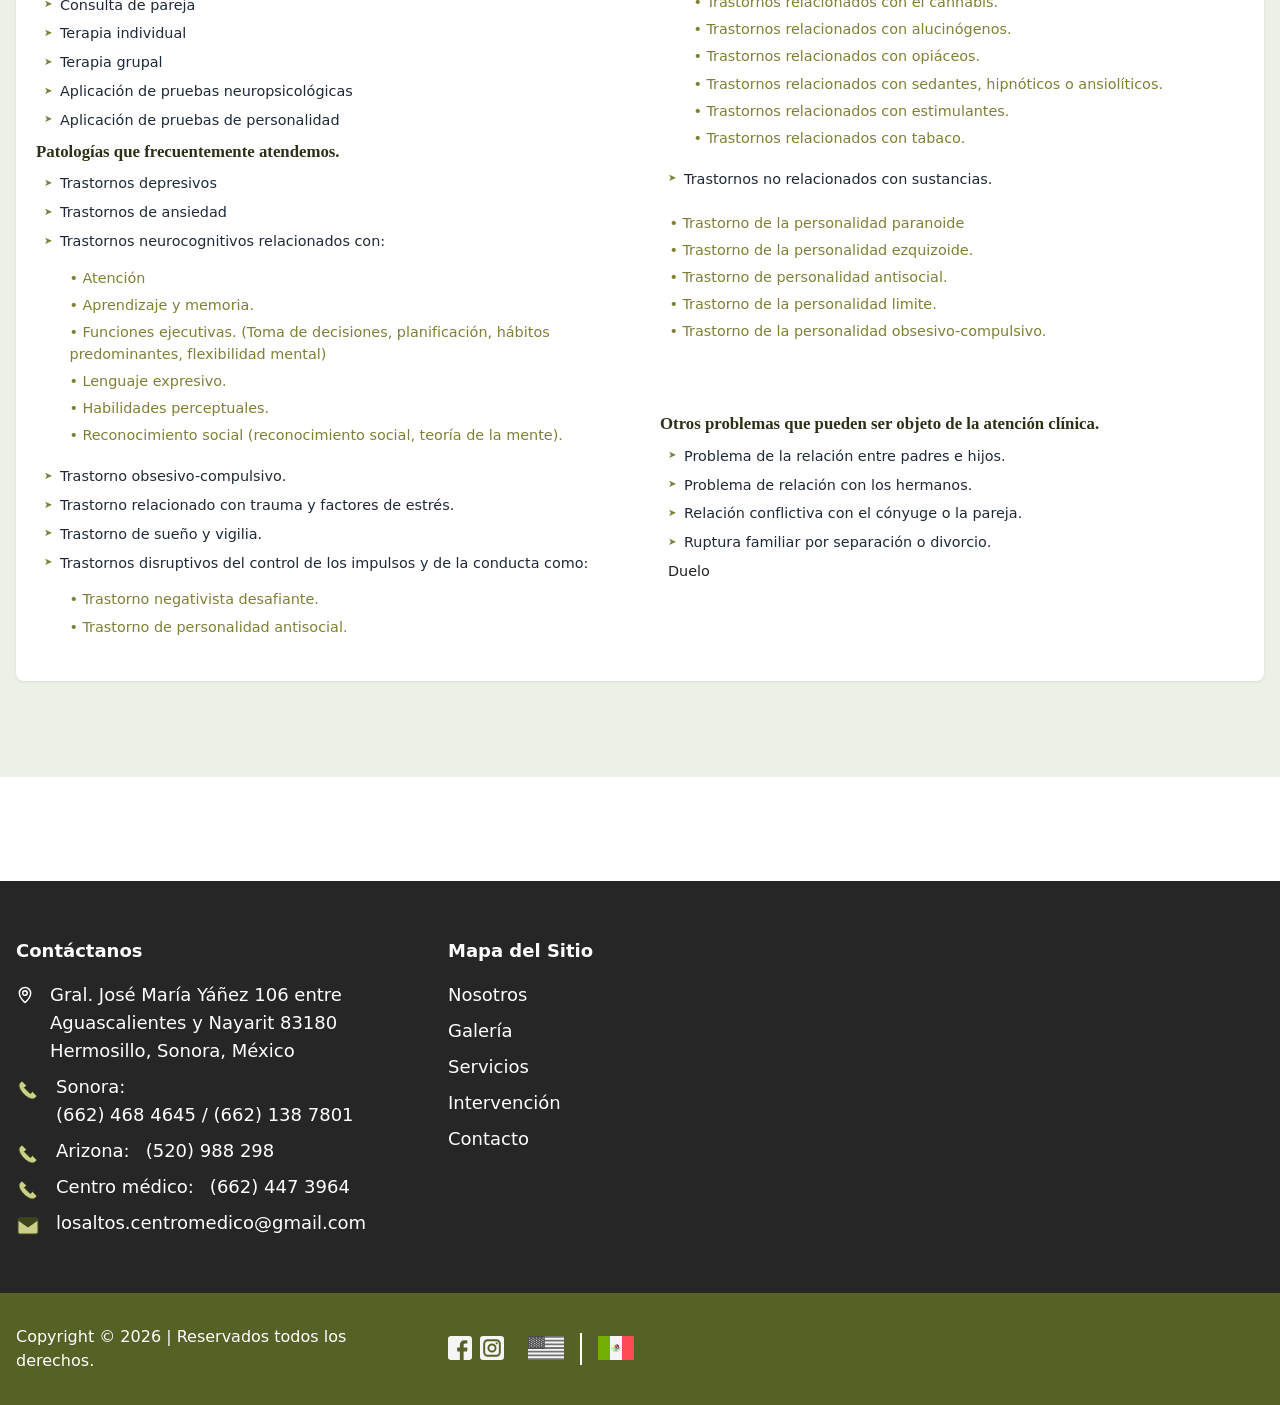
<file: services/index.html>
<!DOCTYPE html>
<html lang="es-MX" class="fonts-enhancement fonts-enhancement--loaded"><head><base href="../"><meta http-equiv="Content-Type" content="text/html; charset=UTF-8"><meta http-equiv="X-UA-Compatible" content="IE=edge"><meta name="viewport" content="width=device-width,initial-scale=1"><title>Servicios | Los Altos</title><meta name="keywords" content="e-menu"><meta name="author" content="mr.código"><meta name="color-scheme" content="light"><style type="text/css">svg:not(:root).svg-inline--fa {
  overflow: visible;
}

.svg-inline--fa {
  display: inline-block;
  font-size: inherit;
  height: 1em;
  overflow: visible;
  vertical-align: -0.125em;
}
.svg-inline--fa.fa-lg {
  vertical-align: -0.225em;
}
.svg-inline--fa.fa-w-1 {
  width: 0.0625em;
}
.svg-inline--fa.fa-w-2 {
  width: 0.125em;
}
.svg-inline--fa.fa-w-3 {
  width: 0.1875em;
}
.svg-inline--fa.fa-w-4 {
  width: 0.25em;
}
.svg-inline--fa.fa-w-5 {
  width: 0.3125em;
}
.svg-inline--fa.fa-w-6 {
  width: 0.375em;
}
.svg-inline--fa.fa-w-7 {
  width: 0.4375em;
}
.svg-inline--fa.fa-w-8 {
  width: 0.5em;
}
.svg-inline--fa.fa-w-9 {
  width: 0.5625em;
}
.svg-inline--fa.fa-w-10 {
  width: 0.625em;
}
.svg-inline--fa.fa-w-11 {
  width: 0.6875em;
}
.svg-inline--fa.fa-w-12 {
  width: 0.75em;
}
.svg-inline--fa.fa-w-13 {
  width: 0.8125em;
}
.svg-inline--fa.fa-w-14 {
  width: 0.875em;
}
.svg-inline--fa.fa-w-15 {
  width: 0.9375em;
}
.svg-inline--fa.fa-w-16 {
  width: 1em;
}
.svg-inline--fa.fa-w-17 {
  width: 1.0625em;
}
.svg-inline--fa.fa-w-18 {
  width: 1.125em;
}
.svg-inline--fa.fa-w-19 {
  width: 1.1875em;
}
.svg-inline--fa.fa-w-20 {
  width: 1.25em;
}
.svg-inline--fa.fa-pull-left {
  margin-right: 0.3em;
  width: auto;
}
.svg-inline--fa.fa-pull-right {
  margin-left: 0.3em;
  width: auto;
}
.svg-inline--fa.fa-border {
  height: 1.5em;
}
.svg-inline--fa.fa-li {
  width: 2em;
}
.svg-inline--fa.fa-fw {
  width: 1.25em;
}

.fa-layers svg.svg-inline--fa {
  bottom: 0;
  left: 0;
  margin: auto;
  position: absolute;
  right: 0;
  top: 0;
}

.fa-layers {
  display: inline-block;
  height: 1em;
  position: relative;
  text-align: center;
  vertical-align: -0.125em;
  width: 1em;
}
.fa-layers svg.svg-inline--fa {
  -webkit-transform-origin: center center;
          transform-origin: center center;
}

.fa-layers-counter, .fa-layers-text {
  display: inline-block;
  position: absolute;
  text-align: center;
}

.fa-layers-text {
  left: 50%;
  top: 50%;
  -webkit-transform: translate(-50%, -50%);
          transform: translate(-50%, -50%);
  -webkit-transform-origin: center center;
          transform-origin: center center;
}

.fa-layers-counter {
  background-color: #ff253a;
  border-radius: 1em;
  -webkit-box-sizing: border-box;
          box-sizing: border-box;
  color: #fff;
  height: 1.5em;
  line-height: 1;
  max-width: 5em;
  min-width: 1.5em;
  overflow: hidden;
  padding: 0.25em;
  right: 0;
  text-overflow: ellipsis;
  top: 0;
  -webkit-transform: scale(0.25);
          transform: scale(0.25);
  -webkit-transform-origin: top right;
          transform-origin: top right;
}

.fa-layers-bottom-right {
  bottom: 0;
  right: 0;
  top: auto;
  -webkit-transform: scale(0.25);
          transform: scale(0.25);
  -webkit-transform-origin: bottom right;
          transform-origin: bottom right;
}

.fa-layers-bottom-left {
  bottom: 0;
  left: 0;
  right: auto;
  top: auto;
  -webkit-transform: scale(0.25);
          transform: scale(0.25);
  -webkit-transform-origin: bottom left;
          transform-origin: bottom left;
}

.fa-layers-top-right {
  right: 0;
  top: 0;
  -webkit-transform: scale(0.25);
          transform: scale(0.25);
  -webkit-transform-origin: top right;
          transform-origin: top right;
}

.fa-layers-top-left {
  left: 0;
  right: auto;
  top: 0;
  -webkit-transform: scale(0.25);
          transform: scale(0.25);
  -webkit-transform-origin: top left;
          transform-origin: top left;
}

.fa-lg {
  font-size: 1.3333333333em;
  line-height: 0.75em;
  vertical-align: -0.0667em;
}

.fa-xs {
  font-size: 0.75em;
}

.fa-sm {
  font-size: 0.875em;
}

.fa-1x {
  font-size: 1em;
}

.fa-2x {
  font-size: 2em;
}

.fa-3x {
  font-size: 3em;
}

.fa-4x {
  font-size: 4em;
}

.fa-5x {
  font-size: 5em;
}

.fa-6x {
  font-size: 6em;
}

.fa-7x {
  font-size: 7em;
}

.fa-8x {
  font-size: 8em;
}

.fa-9x {
  font-size: 9em;
}

.fa-10x {
  font-size: 10em;
}

.fa-fw {
  text-align: center;
  width: 1.25em;
}

.fa-ul {
  list-style-type: none;
  margin-left: 2.5em;
  padding-left: 0;
}
.fa-ul > li {
  position: relative;
}

.fa-li {
  left: -2em;
  position: absolute;
  text-align: center;
  width: 2em;
  line-height: inherit;
}

.fa-border {
  border: solid 0.08em #eee;
  border-radius: 0.1em;
  padding: 0.2em 0.25em 0.15em;
}

.fa-pull-left {
  float: left;
}

.fa-pull-right {
  float: right;
}

.fa.fa-pull-left,
.fas.fa-pull-left,
.far.fa-pull-left,
.fal.fa-pull-left,
.fab.fa-pull-left {
  margin-right: 0.3em;
}
.fa.fa-pull-right,
.fas.fa-pull-right,
.far.fa-pull-right,
.fal.fa-pull-right,
.fab.fa-pull-right {
  margin-left: 0.3em;
}

.fa-spin {
  -webkit-animation: fa-spin 2s infinite linear;
          animation: fa-spin 2s infinite linear;
}

.fa-pulse {
  -webkit-animation: fa-spin 1s infinite steps(8);
          animation: fa-spin 1s infinite steps(8);
}

@-webkit-keyframes fa-spin {
  0% {
    -webkit-transform: rotate(0deg);
            transform: rotate(0deg);
  }
  100% {
    -webkit-transform: rotate(360deg);
            transform: rotate(360deg);
  }
}

@keyframes fa-spin {
  0% {
    -webkit-transform: rotate(0deg);
            transform: rotate(0deg);
  }
  100% {
    -webkit-transform: rotate(360deg);
            transform: rotate(360deg);
  }
}
.fa-rotate-90 {
  -ms-filter: "progid:DXImageTransform.Microsoft.BasicImage(rotation=1)";
  -webkit-transform: rotate(90deg);
          transform: rotate(90deg);
}

.fa-rotate-180 {
  -ms-filter: "progid:DXImageTransform.Microsoft.BasicImage(rotation=2)";
  -webkit-transform: rotate(180deg);
          transform: rotate(180deg);
}

.fa-rotate-270 {
  -ms-filter: "progid:DXImageTransform.Microsoft.BasicImage(rotation=3)";
  -webkit-transform: rotate(270deg);
          transform: rotate(270deg);
}

.fa-flip-horizontal {
  -ms-filter: "progid:DXImageTransform.Microsoft.BasicImage(rotation=0, mirror=1)";
  -webkit-transform: scale(-1, 1);
          transform: scale(-1, 1);
}

.fa-flip-vertical {
  -ms-filter: "progid:DXImageTransform.Microsoft.BasicImage(rotation=2, mirror=1)";
  -webkit-transform: scale(1, -1);
          transform: scale(1, -1);
}

.fa-flip-both, .fa-flip-horizontal.fa-flip-vertical {
  -ms-filter: "progid:DXImageTransform.Microsoft.BasicImage(rotation=2, mirror=1)";
  -webkit-transform: scale(-1, -1);
          transform: scale(-1, -1);
}

:root .fa-rotate-90,
:root .fa-rotate-180,
:root .fa-rotate-270,
:root .fa-flip-horizontal,
:root .fa-flip-vertical,
:root .fa-flip-both {
  -webkit-filter: none;
          filter: none;
}

.fa-stack {
  display: inline-block;
  height: 2em;
  position: relative;
  width: 2.5em;
}

.fa-stack-1x,
.fa-stack-2x {
  bottom: 0;
  left: 0;
  margin: auto;
  position: absolute;
  right: 0;
  top: 0;
}

.svg-inline--fa.fa-stack-1x {
  height: 1em;
  width: 1.25em;
}
.svg-inline--fa.fa-stack-2x {
  height: 2em;
  width: 2.5em;
}

.fa-inverse {
  color: #fff;
}

.sr-only {
  border: 0;
  clip: rect(0, 0, 0, 0);
  height: 1px;
  margin: -1px;
  overflow: hidden;
  padding: 0;
  position: absolute;
  width: 1px;
}

.sr-only-focusable:active, .sr-only-focusable:focus {
  clip: auto;
  height: auto;
  margin: 0;
  overflow: visible;
  position: static;
  width: auto;
}

.svg-inline--fa .fa-primary {
  fill: var(--fa-primary-color, currentColor);
  opacity: 1;
  opacity: var(--fa-primary-opacity, 1);
}

.svg-inline--fa .fa-secondary {
  fill: var(--fa-secondary-color, currentColor);
  opacity: 0.4;
  opacity: var(--fa-secondary-opacity, 0.4);
}

.svg-inline--fa.fa-swap-opacity .fa-primary {
  opacity: 0.4;
  opacity: var(--fa-secondary-opacity, 0.4);
}

.svg-inline--fa.fa-swap-opacity .fa-secondary {
  opacity: 1;
  opacity: var(--fa-primary-opacity, 1);
}

.svg-inline--fa mask .fa-primary,
.svg-inline--fa mask .fa-secondary {
  fill: black;
}

.fad.fa-inverse {
  color: #fff;
}</style><style type="text/css" data-tippy-stylesheet="">.tippy-iOS{cursor:pointer!important;-webkit-tap-highlight-color:transparent}.tippy-popper{transition-timing-function:cubic-bezier(.165,.84,.44,1);max-width:calc(100% - 8px);pointer-events:none;outline:0}.tippy-popper[x-placement^=top] .tippy-backdrop{border-radius:40% 40% 0 0}.tippy-popper[x-placement^=top] .tippy-roundarrow{bottom:-7px;bottom:-6.5px;-webkit-transform-origin:50% 0;transform-origin:50% 0;margin:0 3px}.tippy-popper[x-placement^=top] .tippy-roundarrow svg{position:absolute;left:0;-webkit-transform:rotate(180deg);transform:rotate(180deg)}.tippy-popper[x-placement^=top] .tippy-arrow{border-top:8px solid #333;border-right:8px solid transparent;border-left:8px solid transparent;bottom:-7px;margin:0 3px;-webkit-transform-origin:50% 0;transform-origin:50% 0}.tippy-popper[x-placement^=top] .tippy-backdrop{-webkit-transform-origin:0 25%;transform-origin:0 25%}.tippy-popper[x-placement^=top] .tippy-backdrop[data-state=visible]{-webkit-transform:scale(1) translate(-50%,-55%);transform:scale(1) translate(-50%,-55%)}.tippy-popper[x-placement^=top] .tippy-backdrop[data-state=hidden]{-webkit-transform:scale(.2) translate(-50%,-45%);transform:scale(.2) translate(-50%,-45%);opacity:0}.tippy-popper[x-placement^=top] [data-animation=shift-toward][data-state=visible]{-webkit-transform:translateY(-10px);transform:translateY(-10px)}.tippy-popper[x-placement^=top] [data-animation=shift-toward][data-state=hidden]{opacity:0;-webkit-transform:translateY(-20px);transform:translateY(-20px)}.tippy-popper[x-placement^=top] [data-animation=perspective]{-webkit-transform-origin:bottom;transform-origin:bottom}.tippy-popper[x-placement^=top] [data-animation=perspective][data-state=visible]{-webkit-transform:perspective(700px) translateY(-10px);transform:perspective(700px) translateY(-10px)}.tippy-popper[x-placement^=top] [data-animation=perspective][data-state=hidden]{opacity:0;-webkit-transform:perspective(700px) rotateX(60deg);transform:perspective(700px) rotateX(60deg)}.tippy-popper[x-placement^=top] [data-animation=fade][data-state=visible]{-webkit-transform:translateY(-10px);transform:translateY(-10px)}.tippy-popper[x-placement^=top] [data-animation=fade][data-state=hidden]{opacity:0;-webkit-transform:translateY(-10px);transform:translateY(-10px)}.tippy-popper[x-placement^=top] [data-animation=shift-away][data-state=visible]{-webkit-transform:translateY(-10px);transform:translateY(-10px)}.tippy-popper[x-placement^=top] [data-animation=shift-away][data-state=hidden]{opacity:0}.tippy-popper[x-placement^=top] [data-animation=scale]{-webkit-transform-origin:bottom;transform-origin:bottom}.tippy-popper[x-placement^=top] [data-animation=scale][data-state=visible]{-webkit-transform:translateY(-10px);transform:translateY(-10px)}.tippy-popper[x-placement^=top] [data-animation=scale][data-state=hidden]{opacity:0;-webkit-transform:translateY(-10px) scale(.5);transform:translateY(-10px) scale(.5)}.tippy-popper[x-placement^=bottom] .tippy-backdrop{border-radius:0 0 30% 30%}.tippy-popper[x-placement^=bottom] .tippy-roundarrow{top:-7px;-webkit-transform-origin:50% 100%;transform-origin:50% 100%;margin:0 3px}.tippy-popper[x-placement^=bottom] .tippy-roundarrow svg{position:absolute;left:0}.tippy-popper[x-placement^=bottom] .tippy-arrow{border-bottom:8px solid #333;border-right:8px solid transparent;border-left:8px solid transparent;top:-7px;margin:0 3px;-webkit-transform-origin:50% 100%;transform-origin:50% 100%}.tippy-popper[x-placement^=bottom] .tippy-backdrop{-webkit-transform-origin:0 -50%;transform-origin:0 -50%}.tippy-popper[x-placement^=bottom] .tippy-backdrop[data-state=visible]{-webkit-transform:scale(1) translate(-50%,-45%);transform:scale(1) translate(-50%,-45%)}.tippy-popper[x-placement^=bottom] .tippy-backdrop[data-state=hidden]{-webkit-transform:scale(.2) translate(-50%);transform:scale(.2) translate(-50%);opacity:0}.tippy-popper[x-placement^=bottom] [data-animation=shift-toward][data-state=visible]{-webkit-transform:translateY(10px);transform:translateY(10px)}.tippy-popper[x-placement^=bottom] [data-animation=shift-toward][data-state=hidden]{opacity:0;-webkit-transform:translateY(20px);transform:translateY(20px)}.tippy-popper[x-placement^=bottom] [data-animation=perspective]{-webkit-transform-origin:top;transform-origin:top}.tippy-popper[x-placement^=bottom] [data-animation=perspective][data-state=visible]{-webkit-transform:perspective(700px) translateY(10px);transform:perspective(700px) translateY(10px)}.tippy-popper[x-placement^=bottom] [data-animation=perspective][data-state=hidden]{opacity:0;-webkit-transform:perspective(700px) rotateX(-60deg);transform:perspective(700px) rotateX(-60deg)}.tippy-popper[x-placement^=bottom] [data-animation=fade][data-state=visible]{-webkit-transform:translateY(10px);transform:translateY(10px)}.tippy-popper[x-placement^=bottom] [data-animation=fade][data-state=hidden]{opacity:0;-webkit-transform:translateY(10px);transform:translateY(10px)}.tippy-popper[x-placement^=bottom] [data-animation=shift-away][data-state=visible]{-webkit-transform:translateY(10px);transform:translateY(10px)}.tippy-popper[x-placement^=bottom] [data-animation=shift-away][data-state=hidden]{opacity:0}.tippy-popper[x-placement^=bottom] [data-animation=scale]{-webkit-transform-origin:top;transform-origin:top}.tippy-popper[x-placement^=bottom] [data-animation=scale][data-state=visible]{-webkit-transform:translateY(10px);transform:translateY(10px)}.tippy-popper[x-placement^=bottom] [data-animation=scale][data-state=hidden]{opacity:0;-webkit-transform:translateY(10px) scale(.5);transform:translateY(10px) scale(.5)}.tippy-popper[x-placement^=left] .tippy-backdrop{border-radius:50% 0 0 50%}.tippy-popper[x-placement^=left] .tippy-roundarrow{right:-12px;-webkit-transform-origin:33.33333333% 50%;transform-origin:33.33333333% 50%;margin:3px 0}.tippy-popper[x-placement^=left] .tippy-roundarrow svg{position:absolute;left:0;-webkit-transform:rotate(90deg);transform:rotate(90deg)}.tippy-popper[x-placement^=left] .tippy-arrow{border-left:8px solid #333;border-top:8px solid transparent;border-bottom:8px solid transparent;right:-7px;margin:3px 0;-webkit-transform-origin:0 50%;transform-origin:0 50%}.tippy-popper[x-placement^=left] .tippy-backdrop{-webkit-transform-origin:50% 0;transform-origin:50% 0}.tippy-popper[x-placement^=left] .tippy-backdrop[data-state=visible]{-webkit-transform:scale(1) translate(-50%,-50%);transform:scale(1) translate(-50%,-50%)}.tippy-popper[x-placement^=left] .tippy-backdrop[data-state=hidden]{-webkit-transform:scale(.2) translate(-75%,-50%);transform:scale(.2) translate(-75%,-50%);opacity:0}.tippy-popper[x-placement^=left] [data-animation=shift-toward][data-state=visible]{-webkit-transform:translateX(-10px);transform:translateX(-10px)}.tippy-popper[x-placement^=left] [data-animation=shift-toward][data-state=hidden]{opacity:0;-webkit-transform:translateX(-20px);transform:translateX(-20px)}.tippy-popper[x-placement^=left] [data-animation=perspective]{-webkit-transform-origin:right;transform-origin:right}.tippy-popper[x-placement^=left] [data-animation=perspective][data-state=visible]{-webkit-transform:perspective(700px) translateX(-10px);transform:perspective(700px) translateX(-10px)}.tippy-popper[x-placement^=left] [data-animation=perspective][data-state=hidden]{opacity:0;-webkit-transform:perspective(700px) rotateY(-60deg);transform:perspective(700px) rotateY(-60deg)}.tippy-popper[x-placement^=left] [data-animation=fade][data-state=visible]{-webkit-transform:translateX(-10px);transform:translateX(-10px)}.tippy-popper[x-placement^=left] [data-animation=fade][data-state=hidden]{opacity:0;-webkit-transform:translateX(-10px);transform:translateX(-10px)}.tippy-popper[x-placement^=left] [data-animation=shift-away][data-state=visible]{-webkit-transform:translateX(-10px);transform:translateX(-10px)}.tippy-popper[x-placement^=left] [data-animation=shift-away][data-state=hidden]{opacity:0}.tippy-popper[x-placement^=left] [data-animation=scale]{-webkit-transform-origin:right;transform-origin:right}.tippy-popper[x-placement^=left] [data-animation=scale][data-state=visible]{-webkit-transform:translateX(-10px);transform:translateX(-10px)}.tippy-popper[x-placement^=left] [data-animation=scale][data-state=hidden]{opacity:0;-webkit-transform:translateX(-10px) scale(.5);transform:translateX(-10px) scale(.5)}.tippy-popper[x-placement^=right] .tippy-backdrop{border-radius:0 50% 50% 0}.tippy-popper[x-placement^=right] .tippy-roundarrow{left:-12px;-webkit-transform-origin:66.66666666% 50%;transform-origin:66.66666666% 50%;margin:3px 0}.tippy-popper[x-placement^=right] .tippy-roundarrow svg{position:absolute;left:0;-webkit-transform:rotate(-90deg);transform:rotate(-90deg)}.tippy-popper[x-placement^=right] .tippy-arrow{border-right:8px solid #333;border-top:8px solid transparent;border-bottom:8px solid transparent;left:-7px;margin:3px 0;-webkit-transform-origin:100% 50%;transform-origin:100% 50%}.tippy-popper[x-placement^=right] .tippy-backdrop{-webkit-transform-origin:-50% 0;transform-origin:-50% 0}.tippy-popper[x-placement^=right] .tippy-backdrop[data-state=visible]{-webkit-transform:scale(1) translate(-50%,-50%);transform:scale(1) translate(-50%,-50%)}.tippy-popper[x-placement^=right] .tippy-backdrop[data-state=hidden]{-webkit-transform:scale(.2) translate(-25%,-50%);transform:scale(.2) translate(-25%,-50%);opacity:0}.tippy-popper[x-placement^=right] [data-animation=shift-toward][data-state=visible]{-webkit-transform:translateX(10px);transform:translateX(10px)}.tippy-popper[x-placement^=right] [data-animation=shift-toward][data-state=hidden]{opacity:0;-webkit-transform:translateX(20px);transform:translateX(20px)}.tippy-popper[x-placement^=right] [data-animation=perspective]{-webkit-transform-origin:left;transform-origin:left}.tippy-popper[x-placement^=right] [data-animation=perspective][data-state=visible]{-webkit-transform:perspective(700px) translateX(10px);transform:perspective(700px) translateX(10px)}.tippy-popper[x-placement^=right] [data-animation=perspective][data-state=hidden]{opacity:0;-webkit-transform:perspective(700px) rotateY(60deg);transform:perspective(700px) rotateY(60deg)}.tippy-popper[x-placement^=right] [data-animation=fade][data-state=visible]{-webkit-transform:translateX(10px);transform:translateX(10px)}.tippy-popper[x-placement^=right] [data-animation=fade][data-state=hidden]{opacity:0;-webkit-transform:translateX(10px);transform:translateX(10px)}.tippy-popper[x-placement^=right] [data-animation=shift-away][data-state=visible]{-webkit-transform:translateX(10px);transform:translateX(10px)}.tippy-popper[x-placement^=right] [data-animation=shift-away][data-state=hidden]{opacity:0}.tippy-popper[x-placement^=right] [data-animation=scale]{-webkit-transform-origin:left;transform-origin:left}.tippy-popper[x-placement^=right] [data-animation=scale][data-state=visible]{-webkit-transform:translateX(10px);transform:translateX(10px)}.tippy-popper[x-placement^=right] [data-animation=scale][data-state=hidden]{opacity:0;-webkit-transform:translateX(10px) scale(.5);transform:translateX(10px) scale(.5)}.tippy-tooltip{position:relative;color:#fff;border-radius:.25rem;font-size:.875rem;padding:.3125rem .5625rem;line-height:1.4;text-align:center;background-color:#333}.tippy-tooltip[data-size=small]{padding:.1875rem .375rem;font-size:.75rem}.tippy-tooltip[data-size=large]{padding:.375rem .75rem;font-size:1rem}.tippy-tooltip[data-animatefill]{overflow:hidden;background-color:initial}.tippy-tooltip[data-interactive],.tippy-tooltip[data-interactive] .tippy-roundarrow path{pointer-events:auto}.tippy-tooltip[data-inertia][data-state=visible]{transition-timing-function:cubic-bezier(.54,1.5,.38,1.11)}.tippy-tooltip[data-inertia][data-state=hidden]{transition-timing-function:ease}.tippy-arrow,.tippy-roundarrow{position:absolute;width:0;height:0}.tippy-roundarrow{width:18px;height:7px;fill:#333;pointer-events:none}.tippy-backdrop{position:absolute;background-color:#333;border-radius:50%;width:calc(110% + 2rem);left:50%;top:50%;z-index:-1;transition:all cubic-bezier(.46,.1,.52,.98);-webkit-backface-visibility:hidden;backface-visibility:hidden}.tippy-backdrop:after{content:"";float:left;padding-top:100%}.tippy-backdrop+.tippy-content{transition-property:opacity;will-change:opacity}.tippy-backdrop+.tippy-content[data-state=hidden]{opacity:0}</style><link href="css/chunk-vendors.3d5cf4b0.css" rel="stylesheet"><link href="css/app.ec54f82e.css" rel="stylesheet"><link href="css/paginas.css" rel="stylesheet"><link rel="icon" type="image/png" sizes="32x32" href="img/icons/favicon-32x32.png"><link rel="manifest" href="manifest.json"><meta name="theme-color" content="#7e8035"><meta name="apple-mobile-web-app-capable" content="yes"><meta name="apple-mobile-web-app-status-bar-style" content="default"><meta name="apple-mobile-web-app-title" content="Los Altos"><meta name="msapplication-TileImage" content="/img/icons/msapplication-icon-144x144.png"><meta name="msapplication-TileColor" content="#ffffff"><style type="text/css">.vc-popover-content-wrapper[data-v-05016e86]{--popover-horizontal-content-offset:8px;--popover-vertical-content-offset:10px;--popover-slide-translation:15px;--popover-transition-time:0.14s ease-in-out;--popover-caret-horizontal-offset:18px;--popover-caret-vertical-offset:8px;position:absolute;display:block;outline:none;z-index:10}.vc-popover-content-wrapper[data-v-05016e86]:not(.is-interactive){pointer-events:none}.vc-popover-content[data-v-05016e86]{position:relative;outline:none;z-index:10;box-shadow:var(--shadow-lg)}.vc-popover-content.direction-bottom[data-v-05016e86]{margin-top:var(--popover-vertical-content-offset)}.vc-popover-content.direction-top[data-v-05016e86]{margin-bottom:var(--popover-vertical-content-offset)}.vc-popover-content.direction-left[data-v-05016e86]{margin-right:var(--popover-horizontal-content-offset)}.vc-popover-content.direction-right[data-v-05016e86]{margin-left:var(--popover-horizontal-content-offset)}.vc-popover-caret[data-v-05016e86]{content:"";position:absolute;display:block;width:12px;height:12px;border-top:inherit;border-left:inherit;background-color:inherit;-webkit-user-select:none;user-select:none;z-index:-1}.vc-popover-caret.direction-bottom[data-v-05016e86]{top:0}.vc-popover-caret.direction-bottom.align-left[data-v-05016e86]{transform:translateY(-50%) rotate(45deg)}.vc-popover-caret.direction-bottom.align-center[data-v-05016e86]{transform:translateX(-50%) translateY(-50%) rotate(45deg)}.vc-popover-caret.direction-bottom.align-right[data-v-05016e86]{transform:translateY(-50%) rotate(45deg)}.vc-popover-caret.direction-top[data-v-05016e86]{top:100%}.vc-popover-caret.direction-top.align-left[data-v-05016e86]{transform:translateY(-50%) rotate(-135deg)}.vc-popover-caret.direction-top.align-center[data-v-05016e86]{transform:translateX(-50%) translateY(-50%) rotate(-135deg)}.vc-popover-caret.direction-top.align-right[data-v-05016e86]{transform:translateY(-50%) rotate(-135deg)}.vc-popover-caret.direction-left[data-v-05016e86]{left:100%}.vc-popover-caret.direction-left.align-top[data-v-05016e86]{transform:translateX(-50%) rotate(135deg)}.vc-popover-caret.direction-left.align-middle[data-v-05016e86]{transform:translateY(-50%) translateX(-50%) rotate(135deg)}.vc-popover-caret.direction-left.align-bottom[data-v-05016e86]{transform:translateX(-50%) rotate(135deg)}.vc-popover-caret.direction-right[data-v-05016e86]{left:0}.vc-popover-caret.direction-right.align-top[data-v-05016e86]{transform:translateX(-50%) rotate(-45deg)}.vc-popover-caret.direction-right.align-middle[data-v-05016e86]{transform:translateY(-50%) translateX(-50%) rotate(-45deg)}.vc-popover-caret.direction-right.align-bottom[data-v-05016e86]{transform:translateX(-50%) rotate(-45deg)}.vc-popover-caret.align-left[data-v-05016e86]{left:var(--popover-caret-horizontal-offset)}.vc-popover-caret.align-center[data-v-05016e86]{left:50%}.vc-popover-caret.align-right[data-v-05016e86]{right:var(--popover-caret-horizontal-offset)}.vc-popover-caret.align-top[data-v-05016e86]{top:var(--popover-caret-vertical-offset)}.vc-popover-caret.align-middle[data-v-05016e86]{top:50%}.vc-popover-caret.align-bottom[data-v-05016e86]{bottom:var(--popover-caret-vertical-offset)}.fade-enter-active[data-v-05016e86],.fade-leave-active[data-v-05016e86],.slide-fade-enter-active[data-v-05016e86],.slide-fade-leave-active[data-v-05016e86]{transition:all var(--popover-transition-time);pointer-events:none}.fade-enter[data-v-05016e86],.fade-leave-to[data-v-05016e86],.slide-fade-enter[data-v-05016e86],.slide-fade-leave-to[data-v-05016e86]{opacity:0}.slide-fade-enter.direction-bottom[data-v-05016e86],.slide-fade-leave-to.direction-bottom[data-v-05016e86]{transform:translateY(calc(var(--popover-slide-translation)*-1))}.slide-fade-enter.direction-top[data-v-05016e86],.slide-fade-leave-to.direction-top[data-v-05016e86]{transform:translateY(var(--popover-slide-translation))}.slide-fade-enter.direction-left[data-v-05016e86],.slide-fade-leave-to.direction-left[data-v-05016e86]{transform:translateX(var(--popover-slide-translation))}.slide-fade-enter.direction-right[data-v-05016e86],.slide-fade-leave-to.direction-right[data-v-05016e86]{transform:translateX(calc(var(--popover-slide-translation)*-1))}</style><style type="text/css">.vc-day-popover-row[data-v-eb5afd1a]{--day-content-transition-time:0.13s ease-in;display:flex;align-items:center;transition:all var(--day-content-transition-time)}.vc-day-popover-row[data-v-eb5afd1a]:not(:first-child){margin-top:3px}.vc-day-popover-row-indicator[data-v-eb5afd1a]{display:flex;justify-content:center;align-items:center;flex-grow:0;width:15px;margin-right:3px}.vc-day-popover-row-indicator span[data-v-eb5afd1a]{transition:all var(--day-content-transition-time)}.vc-day-popover-row-content[data-v-eb5afd1a]{display:flex;align-items:center;flex-wrap:none;flex-grow:1;width:max-content}</style><style type="text/css">.vc-svg-icon[data-v-63f7b5ec]{display:inline-block;stroke:currentColor;stroke-width:0}.vc-svg-icon path[data-v-63f7b5ec]{fill:currentColor}</style><style type="text/css">.vc-nav-header{display:flex;justify-content:space-between}.vc-nav-arrow{display:flex;justify-content:center;align-items:center;cursor:pointer;-webkit-user-select:none;user-select:none;line-height:var(--leading-snug);border-width:2px;border-style:solid;border-color:transparent;border-radius:var(--rounded)}.vc-nav-arrow.is-left{margin-right:auto}.vc-nav-arrow.is-right{margin-left:auto}.vc-nav-arrow.is-disabled{opacity:.25;pointer-events:none;cursor:not-allowed}.vc-nav-arrow:hover{background-color:var(--gray-900)}.vc-nav-arrow:focus{border-color:var(--accent-600)}.vc-nav-title{color:var(--accent-100);font-weight:var(--font-bold);line-height:var(--leading-snug);padding:4px 8px;border-radius:var(--rounded);border-width:2px;border-style:solid;border-color:transparent;-webkit-user-select:none;user-select:none}.vc-nav-title:hover{background-color:var(--gray-900)}.vc-nav-title:focus{border-color:var(--accent-600)}.vc-nav-items{display:grid;grid-template-columns:repeat(3,1fr);grid-row-gap:2px;grid-column-gap:5px}.vc-nav-item{width:48px;text-align:center;line-height:var(--leading-snug);font-weight:var(--font-semibold);padding:4px 0;cursor:pointer;border-color:transparent;border-width:2px;border-style:solid;border-radius:var(--rounded);-webkit-user-select:none;user-select:none}.vc-nav-item:hover{color:var(--white);background-color:var(--gray-900);box-shadow:var(--shadow-inner)}.vc-nav-item.is-active{color:var(--accent-900);background:var(--accent-100);font-weight:var(--font-bold);box-shadow:var(--shadow)}.vc-nav-item.is-current{color:var(--accent-100);font-weight:var(--bold);border-color:var(--accent-100)}.vc-nav-item:focus{border-color:var(--accent-600)}.vc-nav-item.is-disabled{opacity:.25;pointer-events:none}.vc-is-dark .vc-nav-title{color:var(--gray-900)}.vc-is-dark .vc-nav-title:hover{background-color:var(--gray-200)}.vc-is-dark .vc-nav-title:focus{border-color:var(--accent-400)}.vc-is-dark .vc-nav-arrow:hover{background-color:var(--gray-200)}.vc-is-dark .vc-nav-arrow:focus{border-color:var(--accent-400)}.vc-is-dark .vc-nav-item:hover{color:var(--gray-900);background-color:var(--gray-200);box-shadow:none}.vc-is-dark .vc-nav-item.is-active{color:var(--white);background:var(--accent-500)}.vc-is-dark .vc-nav-item.is-current{color:var(--accent-600);border-color:var(--accent-500)}.vc-is-dark .vc-nav-item:focus{border-color:var(--accent-400)}</style><style type="text/css">.vc-day[data-v-4420d078]{position:relative;min-height:32px;z-index:1}.vc-day.is-not-in-month *[data-v-4420d078]{opacity:0;pointer-events:none}.vc-day-layer[data-v-4420d078]{position:absolute;left:0;right:0;top:0;bottom:0;pointer-events:none}.vc-day-box-center-center[data-v-4420d078]{display:flex;justify-content:center;align-items:center;transform-origin:50% 50%}.vc-day-box-left-center[data-v-4420d078]{display:flex;justify-content:flex-start;align-items:center;transform-origin:0 50%}.vc-day-box-right-center[data-v-4420d078]{display:flex;justify-content:flex-end;align-items:center;transform-origin:100% 50%}.vc-day-box-center-bottom[data-v-4420d078]{display:flex;justify-content:center;align-items:flex-end}.vc-day-content[data-v-4420d078]{display:flex;justify-content:center;align-items:center;font-size:var(--text-sm);font-weight:var(--font-medium);width:28px;height:28px;line-height:28px;border-radius:var(--rounded-full);-webkit-user-select:none;user-select:none;cursor:pointer}.vc-day-content[data-v-4420d078]:hover{background-color:rgba(204,214,224,.3)}.vc-day-content[data-v-4420d078]:focus{font-weight:var(--font-bold);background-color:rgba(204,214,224,.4)}.vc-day-content.is-disabled[data-v-4420d078]{color:var(--gray-400)}.vc-is-dark .vc-day-content[data-v-4420d078]:hover{background-color:rgba(114,129,151,.3)}.vc-is-dark .vc-day-content[data-v-4420d078]:focus{background-color:rgba(114,129,151,.4)}.vc-is-dark .vc-day-content.is-disabled[data-v-4420d078]{color:var(--gray-600)}.vc-highlights[data-v-4420d078]{overflow:hidden;pointer-events:none;z-index:-1}.vc-highlight[data-v-4420d078]{width:28px;height:28px}.vc-highlight.vc-highlight-base-start[data-v-4420d078]{width:50%!important;border-radius:0!important;border-right-width:0!important}.vc-highlight.vc-highlight-base-end[data-v-4420d078]{width:50%!important;border-radius:0!important;border-left-width:0!important}.vc-highlight.vc-highlight-base-middle[data-v-4420d078]{width:100%;border-radius:0!important;border-left-width:0!important;border-right-width:0!important;margin:0 -1px}.vc-dots[data-v-4420d078]{display:flex;justify-content:center;align-items:center}.vc-dot[data-v-4420d078]{width:5px;height:5px;border-radius:50%;transition:all var(--day-content-transition-time)}.vc-dot[data-v-4420d078]:not(:last-child){margin-right:3px}.vc-bars[data-v-4420d078]{display:flex;justify-content:flex-start;align-items:center;width:75%}.vc-bar[data-v-4420d078]{flex-grow:1;height:3px;transition:all var(--day-content-transition-time)}</style><style type="text/css">.vc-pane[data-v-74ad501d]{min-width:250px}.vc-header[data-v-74ad501d]{display:flex;justify-content:center;align-items:center;padding:10px 18px 0 18px}.vc-header.align-left[data-v-74ad501d]{justify-content:flex-start}.vc-header.align-right[data-v-74ad501d]{justify-content:flex-end}.vc-title[data-v-74ad501d]{font-size:var(--text-lg);color:var(--gray-800);font-weight:var(--font-semibold);line-height:28px;cursor:pointer;-webkit-user-select:none;user-select:none;white-space:nowrap}.vc-title[data-v-74ad501d]:hover{opacity:.75}.vc-weeknumber[data-v-74ad501d]{position:relative}.vc-weeknumber[data-v-74ad501d],.vc-weeknumber-content[data-v-74ad501d]{display:flex;justify-content:center;align-items:center}.vc-weeknumber-content[data-v-74ad501d]{font-size:var(--text-xs);font-weight:var(--font-medium);font-style:italic;width:28px;height:28px;margin-top:2px;color:var(--gray-500);-webkit-user-select:none;user-select:none}.vc-weeknumber-content.is-left-outside[data-v-74ad501d]{position:absolute;left:var(--weeknumber-offset)}.vc-weeknumber-content.is-right-outside[data-v-74ad501d]{position:absolute;right:var(--weeknumber-offset)}.vc-weeks[data-v-74ad501d]{display:grid;grid-template-columns:repeat(7,1fr);position:relative;-webkit-overflow-scrolling:touch;padding:5px;min-width:250px}.vc-weeks.vc-show-weeknumbers[data-v-74ad501d]{grid-template-columns:auto repeat(7,1fr)}.vc-weeks.vc-show-weeknumbers.is-right[data-v-74ad501d]{grid-template-columns:repeat(7,1fr) auto}.vc-weekday[data-v-74ad501d]{text-align:center;color:var(--gray-500);font-size:var(--text-sm);font-weight:var(--font-bold);line-height:14px;padding-top:4px;padding-bottom:8px;cursor:default;-webkit-user-select:none;user-select:none}.vc-is-dark .vc-header[data-v-74ad501d]{color:var(--gray-200)}.vc-is-dark .vc-title[data-v-74ad501d]{color:var(--gray-100)}.vc-is-dark .vc-weekday[data-v-74ad501d]{color:var(--accent-200)}</style><style type="text/css">.vc-nav-popover-container{color:var(--white);font-size:var(--text-sm);font-weight:var(--font-semibold);background-color:var(--gray-800);border:1px solid;border-color:var(--gray-700);border-radius:var(--rounded-lg);padding:4px;box-shadow:var(--shadow)}.vc-is-dark .vc-nav-popover-container{color:var(--gray-800);background-color:var(--white);border-color:var(--gray-100)}</style><style type="text/css">.none-enter-active[data-v-5be4b00c],.none-leave-active[data-v-5be4b00c]{transition-duration:0s}.fade-enter-active[data-v-5be4b00c],.fade-leave-active[data-v-5be4b00c],.slide-down-enter-active[data-v-5be4b00c],.slide-down-leave-active[data-v-5be4b00c],.slide-left-enter-active[data-v-5be4b00c],.slide-left-leave-active[data-v-5be4b00c],.slide-right-enter-active[data-v-5be4b00c],.slide-right-leave-active[data-v-5be4b00c],.slide-up-enter-active[data-v-5be4b00c],.slide-up-leave-active[data-v-5be4b00c]{transition:transform var(--slide-duration) var(--slide-timing),opacity var(--slide-duration) var(--slide-timing);-webkit-backface-visibility:hidden;backface-visibility:hidden}.fade-leave-active[data-v-5be4b00c],.none-leave-active[data-v-5be4b00c],.slide-down-leave-active[data-v-5be4b00c],.slide-left-leave-active[data-v-5be4b00c],.slide-right-leave-active[data-v-5be4b00c],.slide-up-leave-active[data-v-5be4b00c]{position:absolute;width:100%}.fade-enter[data-v-5be4b00c],.fade-leave-to[data-v-5be4b00c],.none-enter[data-v-5be4b00c],.none-leave-to[data-v-5be4b00c],.slide-down-enter[data-v-5be4b00c],.slide-down-leave-to[data-v-5be4b00c],.slide-left-enter[data-v-5be4b00c],.slide-left-leave-to[data-v-5be4b00c],.slide-right-enter[data-v-5be4b00c],.slide-right-leave-to[data-v-5be4b00c],.slide-up-enter[data-v-5be4b00c],.slide-up-leave-to[data-v-5be4b00c]{opacity:0}.slide-left-enter[data-v-5be4b00c],.slide-right-leave-to[data-v-5be4b00c]{transform:translateX(var(--slide-translate))}.slide-left-leave-to[data-v-5be4b00c],.slide-right-enter[data-v-5be4b00c]{transform:translateX(calc(var(--slide-translate)*-1))}.slide-down-leave-to[data-v-5be4b00c],.slide-up-enter[data-v-5be4b00c]{transform:translateY(var(--slide-translate))}.slide-down-enter[data-v-5be4b00c],.slide-up-leave-to[data-v-5be4b00c]{transform:translateY(calc(var(--slide-translate)*-1))}</style><style type="text/css">.vc-container{--white:#fff;--black:#000;--gray-100:#f7fafc;--gray-200:#edf2f7;--gray-300:#e2e8f0;--gray-400:#cbd5e0;--gray-500:#a0aec0;--gray-600:#718096;--gray-700:#4a5568;--gray-800:#2d3748;--gray-900:#1a202c;--red-100:#fff5f5;--red-200:#fed7d7;--red-300:#feb2b2;--red-400:#fc8181;--red-500:#f56565;--red-600:#e53e3e;--red-700:#c53030;--red-800:#9b2c2c;--red-900:#742a2a;--orange-100:#fffaf0;--orange-200:#feebc8;--orange-300:#fbd38d;--orange-400:#f6ad55;--orange-500:#ed8936;--orange-600:#dd6b20;--orange-700:#c05621;--orange-800:#9c4221;--orange-900:#7b341e;--yellow-100:ivory;--yellow-200:#fefcbf;--yellow-300:#faf089;--yellow-400:#f6e05e;--yellow-500:#ecc94b;--yellow-600:#d69e2e;--yellow-700:#b7791f;--yellow-800:#975a16;--yellow-900:#744210;--green-100:#f0fff4;--green-200:#c6f6d5;--green-300:#9ae6b4;--green-400:#68d391;--green-500:#48bb78;--green-600:#38a169;--green-700:#2f855a;--green-800:#276749;--green-900:#22543d;--teal-100:#e6fffa;--teal-200:#b2f5ea;--teal-300:#81e6d9;--teal-400:#4fd1c5;--teal-500:#38b2ac;--teal-600:#319795;--teal-700:#2c7a7b;--teal-800:#285e61;--teal-900:#234e52;--blue-100:#ebf8ff;--blue-200:#bee3f8;--blue-300:#90cdf4;--blue-400:#63b3ed;--blue-500:#4299e1;--blue-600:#3182ce;--blue-700:#2b6cb0;--blue-800:#2c5282;--blue-900:#2a4365;--indigo-100:#ebf4ff;--indigo-200:#c3dafe;--indigo-300:#a3bffa;--indigo-400:#7f9cf5;--indigo-500:#667eea;--indigo-600:#5a67d8;--indigo-700:#4c51bf;--indigo-800:#434190;--indigo-900:#3c366b;--purple-100:#faf5ff;--purple-200:#e9d8fd;--purple-300:#d6bcfa;--purple-400:#b794f4;--purple-500:#9f7aea;--purple-600:#805ad5;--purple-700:#6b46c1;--purple-800:#553c9a;--purple-900:#44337a;--pink-100:#fff5f7;--pink-200:#fed7e2;--pink-300:#fbb6ce;--pink-400:#f687b3;--pink-500:#ed64a6;--pink-600:#d53f8c;--pink-700:#b83280;--pink-800:#97266d;--pink-900:#702459}.vc-container.vc-red{--accent-100:var(--red-100);--accent-200:var(--red-200);--accent-300:var(--red-300);--accent-400:var(--red-400);--accent-500:var(--red-500);--accent-600:var(--red-600);--accent-700:var(--red-700);--accent-800:var(--red-800);--accent-900:var(--red-900)}.vc-container.vc-orange{--accent-100:var(--orange-100);--accent-200:var(--orange-200);--accent-300:var(--orange-300);--accent-400:var(--orange-400);--accent-500:var(--orange-500);--accent-600:var(--orange-600);--accent-700:var(--orange-700);--accent-800:var(--orange-800);--accent-900:var(--orange-900)}.vc-container.vc-yellow{--accent-100:var(--yellow-100);--accent-200:var(--yellow-200);--accent-300:var(--yellow-300);--accent-400:var(--yellow-400);--accent-500:var(--yellow-500);--accent-600:var(--yellow-600);--accent-700:var(--yellow-700);--accent-800:var(--yellow-800);--accent-900:var(--yellow-900)}.vc-container.vc-green{--accent-100:var(--green-100);--accent-200:var(--green-200);--accent-300:var(--green-300);--accent-400:var(--green-400);--accent-500:var(--green-500);--accent-600:var(--green-600);--accent-700:var(--green-700);--accent-800:var(--green-800);--accent-900:var(--green-900)}.vc-container.vc-teal{--accent-100:var(--teal-100);--accent-200:var(--teal-200);--accent-300:var(--teal-300);--accent-400:var(--teal-400);--accent-500:var(--teal-500);--accent-600:var(--teal-600);--accent-700:var(--teal-700);--accent-800:var(--teal-800);--accent-900:var(--teal-900)}.vc-container.vc-blue{--accent-100:var(--blue-100);--accent-200:var(--blue-200);--accent-300:var(--blue-300);--accent-400:var(--blue-400);--accent-500:var(--blue-500);--accent-600:var(--blue-600);--accent-700:var(--blue-700);--accent-800:var(--blue-800);--accent-900:var(--blue-900)}.vc-container.vc-indigo{--accent-100:var(--indigo-100);--accent-200:var(--indigo-200);--accent-300:var(--indigo-300);--accent-400:var(--indigo-400);--accent-500:var(--indigo-500);--accent-600:var(--indigo-600);--accent-700:var(--indigo-700);--accent-800:var(--indigo-800);--accent-900:var(--indigo-900)}.vc-container.vc-purple{--accent-100:var(--purple-100);--accent-200:var(--purple-200);--accent-300:var(--purple-300);--accent-400:var(--purple-400);--accent-500:var(--purple-500);--accent-600:var(--purple-600);--accent-700:var(--purple-700);--accent-800:var(--purple-800);--accent-900:var(--purple-900)}.vc-container.vc-pink{--accent-100:var(--pink-100);--accent-200:var(--pink-200);--accent-300:var(--pink-300);--accent-400:var(--pink-400);--accent-500:var(--pink-500);--accent-600:var(--pink-600);--accent-700:var(--pink-700);--accent-800:var(--pink-800);--accent-900:var(--pink-900)}.vc-container{--font-normal:400;--font-medium:500;--font-semibold:600;--font-bold:700;--text-xs:12px;--text-sm:14px;--text-base:16px;--text-lg:18px;--leading-snug:1.375;--rounded:0.25rem;--rounded-lg:0.5rem;--rounded-full:9999px;--shadow:0 1px 3px 0 rgba(0,0,0,0.1),0 1px 2px 0 rgba(0,0,0,0.06);--shadow-lg:0 10px 15px -3px rgba(0,0,0,0.1),0 4px 6px -2px rgba(0,0,0,0.05);--shadow-inner:inset 0 2px 4px 0 rgba(0,0,0,0.06);--slide-translate:22px;--slide-duration:0.15s;--slide-timing:ease;--day-content-transition-time:0.13s ease-in;--weeknumber-offset:-34px;position:relative;display:inline-flex;width:max-content;height:max-content;font-family:BlinkMacSystemFont,-apple-system,Segoe UI,Roboto,Oxygen,Ubuntu,Cantarell,Fira Sans,Droid Sans,Helvetica Neue,Helvetica,Arial,sans-serif;color:var(--gray-900);background-color:var(--white);border:1px solid;border-color:var(--gray-400);border-radius:var(--rounded-lg);-webkit-font-smoothing:antialiased;-moz-osx-font-smoothing:grayscale;-webkit-tap-highlight-color:transparent}.vc-container,.vc-container *{box-sizing:border-box}.vc-container:focus,.vc-container :focus{outline:none}.vc-container [role=button],.vc-container button{cursor:pointer}.vc-container.vc-is-expanded{min-width:100%}.vc-container .vc-container{border:none}.vc-container.vc-is-dark{color:var(--gray-100);background-color:var(--gray-900);border-color:var(--gray-700)}</style><style type="text/css">.vc-pane-container{width:100%;position:relative}.vc-pane-container.in-transition{overflow:hidden}.vc-pane-layout{display:grid}.vc-arrow{display:flex;justify-content:center;align-items:center;cursor:pointer;-webkit-user-select:none;user-select:none;pointer-events:auto;color:var(--gray-600);border-width:2px;border-style:solid;border-radius:var(--rounded);border-color:transparent}.vc-arrow:hover{background:var(--gray-200)}.vc-arrow:focus{border-color:var(--gray-300)}.vc-arrow.is-disabled{opacity:.25;pointer-events:none;cursor:not-allowed}.vc-day-popover-container{color:var(--white);background-color:var(--gray-800);border:1px solid;border-color:var(--gray-700);border-radius:var(--rounded);font-size:var(--text-xs);font-weight:var(--font-medium);padding:4px 8px;box-shadow:var(--shadow)}.vc-day-popover-header{font-size:var(--text-xs);color:var(--gray-300);font-weight:var(--font-semibold);text-align:center}.vc-arrows-container{width:100%;position:absolute;top:0;display:flex;justify-content:space-between;padding:8px 10px;pointer-events:none}.vc-arrows-container.title-left{justify-content:flex-end}.vc-arrows-container.title-right{justify-content:flex-start}.vc-is-dark .vc-arrow{color:var(--white)}.vc-is-dark .vc-arrow:hover{background:var(--gray-800)}.vc-is-dark .vc-arrow:focus{border-color:var(--gray-700)}.vc-is-dark .vc-day-popover-container{color:var(--gray-800);background-color:var(--white);border-color:var(--gray-100)}.vc-is-dark .vc-day-popover-header{color:var(--gray-700)}</style><style type="text/css">.vc-select[data-v-14bdabaf]{position:relative}.vc-select select[data-v-14bdabaf]{flex-grow:1;display:block;-webkit-appearance:none;appearance:none;width:52px;height:30px;font-size:var(--text-base);font-weight:var(--font-medium);text-align:left;background-color:var(--gray-200);border:2px solid;border-color:var(--gray-200);color:var(--gray-900);padding:0 20px 0 8px;border-radius:var(--rounded);line-height:var(--leading-tight);text-indent:0;cursor:pointer;-moz-padding-start:3px}.vc-select select[data-v-14bdabaf]:hover{color:var(--gray-600)}.vc-select select[data-v-14bdabaf]:focus{outline:0;border-color:var(--accent-400);background-color:var(--white)}.vc-select-arrow[data-v-14bdabaf]{display:flex;align-items:center;pointer-events:none;position:absolute;top:0;bottom:0;right:0;padding:0 4px 0 0;color:var(--gray-500)}.vc-select-arrow svg[data-v-14bdabaf]{width:16px;height:16px;fill:currentColor}.vc-is-dark select[data-v-14bdabaf]{background:var(--gray-700);color:var(--gray-100);border-color:var(--gray-700)}.vc-is-dark select[data-v-14bdabaf]:hover{color:var(--gray-400)}.vc-is-dark select[data-v-14bdabaf]:focus{border-color:var(--accent-500);background-color:var(--gray-800)}</style><style type="text/css">.vc-time-picker[data-v-021f332c]{display:flex;align-items:center;padding:8px}.vc-time-picker.vc-invalid[data-v-021f332c]{pointer-events:none;opacity:.5}.vc-time-picker.vc-bordered[data-v-021f332c]{border-top:1px solid var(--gray-400)}.vc-date-time[data-v-021f332c]{margin-left:8px}.vc-disabled[data-v-021f332c]{pointer-events:none;opacity:.5}.vc-time-icon[data-v-021f332c]{width:16px;height:16px;color:var(--gray-600)}.vc-date[data-v-021f332c]{display:flex;align-items:center;font-size:var(--text-sm);font-weight:var(--font-semibold);text-transform:uppercase;padding:0 0 4px 4px;margin-top:-4px}.vc-date .vc-weekday[data-v-021f332c]{color:var(--gray-700);letter-spacing:var(--tracking-wide)}.vc-date .vc-month[data-v-021f332c]{color:var(--accent-600);margin-left:8px}.vc-date .vc-day[data-v-021f332c]{color:var(--accent-600);margin-left:4px}.vc-date .vc-year[data-v-021f332c]{color:var(--gray-500);margin-left:8px}.vc-am-pm[data-v-021f332c],.vc-time[data-v-021f332c]{display:flex;align-items:center}.vc-am-pm[data-v-021f332c]{background:var(--gray-200);margin-left:8px;padding:4px;border-radius:var(--rounded);height:30px}.vc-am-pm button[data-v-021f332c]{color:var(--gray-900);font-size:var(--text-sm);font-weight:var(--font-medium);padding:0 4px;background:transparent;border:2px solid transparent;border-radius:var(--rounded);line-height:var(--leading-snug)}.vc-am-pm button[data-v-021f332c]:hover{color:var(--gray-600)}.vc-am-pm button[data-v-021f332c]:focus{border-color:var(--accent-400)}.vc-am-pm button.active[data-v-021f332c]{background:var(--accent-600);color:var(--white)}.vc-am-pm button.active[data-v-021f332c]:hover{background:var(--accent-500)}.vc-am-pm button.active[data-v-021f332c]:focus{border-color:var(--accent-400)}.vc-is-dark .vc-time-picker[data-v-021f332c]{border-color:var(--gray-700)}.vc-is-dark .vc-time-icon[data-v-021f332c],.vc-is-dark .vc-weekday[data-v-021f332c]{color:var(--gray-400)}.vc-is-dark .vc-day[data-v-021f332c],.vc-is-dark .vc-month[data-v-021f332c]{color:var(--accent-400)}.vc-is-dark .vc-year[data-v-021f332c]{color:var(--gray-500)}.vc-is-dark .vc-am-pm[data-v-021f332c]{background:var(--gray-700)}.vc-is-dark .vc-am-pm[data-v-021f332c]:focus{border-color:var(--accent-500)}.vc-is-dark .vc-am-pm button[data-v-021f332c]{color:var(--gray-100)}.vc-is-dark .vc-am-pm button[data-v-021f332c]:hover{color:var(--gray-400)}.vc-is-dark .vc-am-pm button[data-v-021f332c]:focus{border-color:var(--accent-500)}.vc-is-dark .vc-am-pm button.active[data-v-021f332c]{background:var(--accent-500);color:var(--white)}.vc-is-dark .vc-am-pm button.active[data-v-021f332c]:hover{background:var(--accent-600)}.vc-is-dark .vc-am-pm button.active[data-v-021f332c]:focus{border-color:var(--accent-500)}</style><style type="text/css">.CommuniqueNotificationListItem[data-v-51cf36ad]{pointer-events:auto;-webkit-transition-property:all;transition-property:all}</style><style type="text/css">.CommuniqueNotificationList[data-v-70f41ae1]{position:relative;display:grid;grid-auto-flow:row;grid-gap:1rem;list-style-type:none;padding:0;margin:0}.CommuniqueNotificationList--top-center[data-v-70f41ae1],.CommuniqueNotificationList--top-left[data-v-70f41ae1],.CommuniqueNotificationList--top-right[data-v-70f41ae1]{-ms-flex-line-pack:start;align-content:start}.CommuniqueNotificationList--center[data-v-70f41ae1],.CommuniqueNotificationList--center-left[data-v-70f41ae1],.CommuniqueNotificationList--center-right[data-v-70f41ae1]{-ms-flex-line-pack:center;align-content:center}.CommuniqueNotificationList--bottom-center[data-v-70f41ae1],.CommuniqueNotificationList--bottom-left[data-v-70f41ae1],.CommuniqueNotificationList--bottom-right[data-v-70f41ae1]{-ms-flex-line-pack:end;align-content:end}</style><style type="text/css">.CommuniqueContainer[data-v-5d7555c4]{pointer-events:none;position:fixed;top:0;left:0;width:100%;height:100%;display:grid;grid-template:repeat(3,33.33333%)/repeat(3,1fr)}</style><style type="text/css">.vue-slider-dot{position:absolute;-webkit-transition:all 0s;transition:all 0s;z-index:5}.vue-slider-dot:focus{outline:none}.vue-slider-dot-tooltip{position:absolute;visibility:hidden}.vue-slider-dot-hover:hover .vue-slider-dot-tooltip,.vue-slider-dot-tooltip-show{visibility:visible}.vue-slider-dot-tooltip-top{top:-10px;left:50%;-webkit-transform:translate(-50%,-100%);transform:translate(-50%,-100%)}.vue-slider-dot-tooltip-bottom{bottom:-10px;left:50%;-webkit-transform:translate(-50%,100%);transform:translate(-50%,100%)}.vue-slider-dot-tooltip-left{left:-10px;top:50%;-webkit-transform:translate(-100%,-50%);transform:translate(-100%,-50%)}.vue-slider-dot-tooltip-right{right:-10px;top:50%;-webkit-transform:translate(100%,-50%);transform:translate(100%,-50%)}</style><style type="text/css">.vue-slider-marks{position:relative;width:100%;height:100%}.vue-slider-mark{position:absolute;z-index:1}.vue-slider-ltr .vue-slider-mark,.vue-slider-rtl .vue-slider-mark{width:0;height:100%;top:50%}.vue-slider-ltr .vue-slider-mark-step,.vue-slider-rtl .vue-slider-mark-step{top:0}.vue-slider-ltr .vue-slider-mark-label,.vue-slider-rtl .vue-slider-mark-label{top:100%;margin-top:10px}.vue-slider-ltr .vue-slider-mark{-webkit-transform:translate(-50%,-50%);transform:translate(-50%,-50%)}.vue-slider-ltr .vue-slider-mark-step{left:0}.vue-slider-ltr .vue-slider-mark-label{left:50%;-webkit-transform:translateX(-50%);transform:translateX(-50%)}.vue-slider-rtl .vue-slider-mark{-webkit-transform:translate(50%,-50%);transform:translate(50%,-50%)}.vue-slider-rtl .vue-slider-mark-step{right:0}.vue-slider-rtl .vue-slider-mark-label{right:50%;-webkit-transform:translateX(50%);transform:translateX(50%)}.vue-slider-btt .vue-slider-mark,.vue-slider-ttb .vue-slider-mark{width:100%;height:0;left:50%}.vue-slider-btt .vue-slider-mark-step,.vue-slider-ttb .vue-slider-mark-step{left:0}.vue-slider-btt .vue-slider-mark-label,.vue-slider-ttb .vue-slider-mark-label{left:100%;margin-left:10px}.vue-slider-btt .vue-slider-mark{-webkit-transform:translate(-50%,50%);transform:translate(-50%,50%)}.vue-slider-btt .vue-slider-mark-step{top:0}.vue-slider-btt .vue-slider-mark-label{top:50%;-webkit-transform:translateY(-50%);transform:translateY(-50%)}.vue-slider-ttb .vue-slider-mark{-webkit-transform:translate(-50%,-50%);transform:translate(-50%,-50%)}.vue-slider-ttb .vue-slider-mark-step{bottom:0}.vue-slider-ttb .vue-slider-mark-label{bottom:50%;-webkit-transform:translateY(50%);transform:translateY(50%)}.vue-slider-mark-label,.vue-slider-mark-step{position:absolute}</style><style type="text/css">.vue-slider{position:relative;-webkit-box-sizing:content-box;box-sizing:content-box;-webkit-user-select:none;-moz-user-select:none;-ms-user-select:none;user-select:none;display:block;-webkit-tap-highlight-color:rgba(0,0,0,0)}.vue-slider-rail{position:relative;width:100%;height:100%;-webkit-transition-property:width,height,left,right,top,bottom;transition-property:width,height,left,right,top,bottom}.vue-slider-process{position:absolute;z-index:1}</style><meta data-vue-meta="1" property="fb:app_id" content="1894318807287301"><meta data-vue-meta="1" property="og:site_name" content="Los Altos"><meta data-vue-meta="1" property="og:locale" content="es_MX"><meta data-vue-meta="1" property="og:type" content="website"></head><body class="bg-white font-normal font-copy text-gray-900"><noscript><strong>We're sorry but Los Altos doesn't work properly without JavaScript enabled. Please enable it to continue.</strong></noscript><div id="app" class="relative"><!----><main><div class="flex flex-col min-h-screen"><header class="sticky top-0 z-20 bg-white shadow"><div class="
      w-full
      h-10
      bg-tertiary-900
      flex
      justify-center
      items-center
      text-white
    "><span class="hidden lg:flex lg:gap-1">En caso de intervención a domicilio o internamiento de emergencia llamar a nuestro número 24/7 - <a href="tel:6624684645" target="_blank" rel="noopener" class=""> (662) 468 4645 </a></span><span class="lg:hidden flex gap-1">Télefono 24/7 - <a href="tel:6624684645" target="_blank" rel="noopener" class=""> (662) 468 4645 </a></span></div><div class="
      max-w-screen-lg
      xl:max-w-screen-xl
      2xl:max-w-screen-2xl
      3xl:max-w-screen-3xl
      mx-auto
      px-4
    "><div class="
        flex
        justify-between
        items-center
        py-1
        lg:py-0 lg:items-stretch lg:space-x-10
      "><h1 class="font-title lg:py-4"><a href="./" class="block"><span class="sr-only">Los Altos</span><svg id="Capa_1" version="1.1" xmlns="http://www.w3.org/2000/svg" x="0" y="0" viewBox="0 0 700 147.83" xml:space="preserve" class="h-7 w-auto lg:h-12"><path fill="#3d441d" d="m233.75 100.5-2.1 23.94h-73.9v-4.93c1.13-.09 2.75-.26 4.88-.49 2.13-.23 3.61-.53 4.45-.9 1.4-.6 2.42-1.48 3.05-2.64.63-1.16.94-2.64.94-4.45V40.37c0-1.57-.27-2.96-.8-4.17-.54-1.21-1.61-2.18-3.19-2.92-1.08-.55-2.58-1.1-4.52-1.63s-3.54-.84-4.8-.94v-4.93h42.01v4.93c-1.31.05-3.01.28-5.08.7-2.08.41-3.59.79-4.52 1.11-1.59.55-2.67 1.51-3.26 2.85-.59 1.34-.88 2.78-.88 4.31v66.27c0 3.06.15 5.44.46 7.13.31 1.69 1.02 3.01 2.14 3.93 1.08.84 2.67 1.38 4.8 1.63 2.13.26 1.23.38 5.07.38 1.73 0 3.53-.04 5.4-.14 1.87-.09 3.64-.28 5.33-.55 8.26-1.35 16.01-10.07 19.57-17.82l4.95-.01zM307.32 89.46c0 4.83-.77 9.56-2.32 14.22-1.55 4.66-3.74 8.61-6.6 11.85-3.23 3.71-6.98 6.47-11.23 8.28-4.26 1.8-9.03 2.72-14.32 2.72-4.4 0-8.59-.83-12.57-2.47-3.97-1.65-7.51-4.05-10.6-7.19-3.04-3.1-5.46-6.9-7.27-11.37-1.8-4.47-2.7-9.5-2.7-15.06 0-10.71 3.15-19.47 9.45-26.28 6.29-6.81 14.55-10.22 24.74-10.22 9.69 0 17.68 3.24 23.97 9.7 6.3 6.46 9.45 15.07 9.45 25.82zm-14.52.15c0-3.48-.35-7.15-1.05-11.02-.7-3.87-1.76-7.15-3.16-9.84-1.5-2.87-3.47-5.18-5.9-6.92-2.43-1.74-5.41-2.61-8.92-2.61-3.61 0-6.69.88-9.24 2.64-2.55 1.76-4.63 4.17-6.22 7.24-1.5 2.83-2.55 6.05-3.16 9.67-.61 3.62-.91 7.12-.91 10.5 0 4.45.36 8.57 1.09 12.34.73 3.78 1.89 7.15 3.48 10.12 1.59 2.96 3.59 5.3 6.01 6.99 2.41 1.69 5.4 2.54 8.96 2.54 5.85 0 10.49-2.81 13.91-8.41 3.4-5.63 5.11-13.37 5.11-23.24zM356.98 90.86c1.92 1.67 3.39 3.59 4.42 5.77 1.03 2.18 1.54 4.84 1.54 8 0 6.35-2.39 11.54-7.19 15.58-4.79 4.03-11 6.05-18.62 6.05-4.02 0-7.72-.72-11.12-2.15-3.39-1.44-5.81-2.76-7.26-3.97l-1.4 4.52h-5.26l-.7-23.85h4.84c.37 1.81 1.17 3.93 2.38 6.35 1.22 2.42 2.69 4.6 4.42 6.56 1.82 2.04 4.01 3.77 6.56 5.17s5.41 2.09 8.59 2.09c4.49 0 7.95-1.01 10.38-3.04 2.43-2.03 3.65-4.93 3.65-8.71 0-1.95-.39-3.63-1.16-5.04-.77-1.42-1.9-2.66-3.4-3.72-1.54-1.07-3.44-2.03-5.68-2.89-2.24-.86-4.74-1.71-7.5-2.54-2.2-.65-4.64-1.54-7.33-2.67-2.69-1.13-4.99-2.47-6.9-4-2.06-1.62-3.74-3.62-5.05-5.98-1.31-2.37-1.96-5.15-1.96-8.34 0-5.61 2.1-10.36 6.31-14.26 4.21-3.89 9.84-5.84 16.9-5.84 2.71 0 5.48.35 8.31 1.04 2.83.7 5.13 1.53 6.9 2.5l1.61-3.62h5.05l1.05 22.05h-4.84c-.99-4.93-3.1-8.95-6.35-12.05-3.25-3.1-7.21-4.64-11.89-4.64-3.83 0-6.85.96-9.05 2.87-2.2 1.91-3.29 4.22-3.29 6.94 0 2.09.36 3.82 1.08 5.22.73 1.39 1.81 2.57 3.26 3.54 1.4.93 3.17 1.8 5.3 2.61 2.13.81 4.76 1.73 7.89 2.75 3.09.98 5.99 2.11 8.73 3.41 2.75 1.27 5.01 2.71 6.78 4.29zM495.75 124.44h-41.37v-4.93c3.64-.23 6.67-.7 9.08-1.39 2.41-.7 3.61-1.56 3.61-2.57 0-.41-.05-.93-.14-1.53a7.04 7.04 0 0 0-.42-1.6l-8.25-22.11h-34.94c-1.31 3.25-2.38 6.08-3.2 8.49-.82 2.41-1.56 4.64-2.21 6.67-.61 2-1.03 3.62-1.27 4.87-.23 1.25-.35 2.27-.35 3.06 0 1.85 1.47 3.29 4.42 4.31 2.95 1.02 6.27 1.62 9.96 1.8v4.93h-37.48v-4.93c1.22-.09 2.73-.36 4.56-.8 1.82-.44 3.32-1.03 4.49-1.77 1.87-1.25 3.32-2.56 4.35-3.93 1.03-1.37 2.04-3.25 3.01-5.67 5-12.38 10.52-26.28 16.55-41.72 6.04-15.44 11.41-29.18 16.13-41.24h5.61l33.17 85.11c.7 1.8 1.5 3.27 2.38 4.38s2.13 2.2 3.72 3.27c1.08.65 2.48 1.19 4.21 1.63s3.18.69 4.35.73v4.95h.03zm-40.03-40.32-15.08-38.29-14.86 38.29h29.94z" class="st0"></path><path fill="#3d441d" d="M529.58 124.44h-33.73v-4.59c1.08-.09 2.22-.2 3.44-.31 1.22-.12 2.22-.29 3.01-.52 1.31-.41 2.29-1.15 2.95-2.19.65-1.04.99-2.4.99-4.07V33.29c0-1.67-.36-3.24-1.08-4.69-.73-1.47-1.67-2.61-2.84-3.44-.84-.55-2.38-1.07-4.63-1.53-2.24-.46-4.05-.75-5.4-.84v-4.45l26.02-1.53.99 1.04v94.09c0 1.62.31 2.96.91 4 .6 1.04 1.59 1.85 2.95 2.4 1.03.46 2.04.81 3.05 1.04s2.14.4 3.4.49l-.03 4.57zM572.34 121.45c-3.04 1.25-5.92 2.31-8.63 3.16-2.72.86-6.03 1.28-9.96 1.28-5.79 0-9.88-1.45-12.24-4.35-2.36-2.9-3.54-6.99-3.54-12.28V62.82h-12.48v-6.67h12.77V34.8h12.77v21.35h19.84v6.67h-19.7v38.31c0 2.87.11 5.27.31 7.19.21 1.93.71 3.61 1.51 5.04.75 1.34 1.87 2.37 3.37 3.06 1.5.7 3.51 1.04 6.03 1.04 1.17 0 2.89-.11 5.16-.31 2.27-.21 3.87-.47 4.8-.8l-.01 5.1z" class="st0"></path><path fill="#3d441d" d="M638.26 89.46c0 4.83-.77 9.56-2.32 14.22-1.55 4.66-3.74 8.61-6.6 11.85-3.23 3.71-6.98 6.47-11.23 8.28-4.26 1.8-9.03 2.72-14.32 2.72-4.4 0-8.59-.83-12.57-2.47-3.97-1.65-7.51-4.05-10.6-7.19-3.04-3.1-5.46-6.9-7.27-11.37-1.8-4.47-2.7-9.5-2.7-15.06 0-10.71 3.15-19.47 9.45-26.28 6.29-6.81 14.55-10.22 24.74-10.22 9.69 0 17.68 3.24 23.97 9.7 6.3 6.46 9.45 15.07 9.45 25.82zm-14.52.15c0-3.48-.35-7.15-1.05-11.02-.7-3.87-1.76-7.15-3.16-9.84-1.5-2.87-3.47-5.18-5.9-6.92-2.43-1.74-5.41-2.61-8.92-2.61-3.61 0-6.69.88-9.24 2.64-2.55 1.76-4.63 4.17-6.22 7.24-1.5 2.83-2.55 6.05-3.16 9.67-.61 3.62-.91 7.12-.91 10.5 0 4.45.36 8.57 1.09 12.34.73 3.78 1.89 7.15 3.48 10.12 1.59 2.96 3.59 5.3 6.01 6.99 2.41 1.69 5.4 2.54 8.96 2.54 5.85 0 10.49-2.81 13.91-8.41 3.4-5.63 5.11-13.37 5.11-23.24zM687.93 90.86c1.92 1.67 3.39 3.59 4.42 5.77 1.03 2.18 1.54 4.84 1.54 8 0 6.35-2.39 11.54-7.19 15.58-4.79 4.03-11 6.05-18.62 6.05-4.02 0-7.72-.72-11.12-2.15-3.39-1.44-5.81-2.76-7.26-3.97l-1.4 4.52h-5.26l-.7-23.85h4.84c.37 1.81 1.17 3.93 2.38 6.35 1.22 2.42 2.69 4.6 4.42 6.56 1.82 2.04 4.01 3.77 6.56 5.17s5.41 2.09 8.59 2.09c4.49 0 7.95-1.01 10.38-3.04 2.43-2.03 3.65-4.93 3.65-8.71 0-1.95-.39-3.63-1.16-5.04-.77-1.42-1.9-2.66-3.4-3.72-1.54-1.07-3.44-2.03-5.68-2.89-2.24-.86-4.74-1.71-7.5-2.54-2.2-.65-4.64-1.54-7.33-2.67-2.69-1.13-4.99-2.47-6.9-4-2.06-1.62-3.74-3.62-5.05-5.98-1.31-2.37-1.96-5.15-1.96-8.34 0-5.61 2.1-10.36 6.31-14.26 4.21-3.89 9.84-5.84 16.9-5.84 2.71 0 5.48.35 8.31 1.04 2.83.7 5.13 1.53 6.9 2.5l1.61-3.62h5.05l1.05 22.05h-4.84c-.99-4.93-3.1-8.95-6.35-12.05-3.25-3.1-7.21-4.64-11.89-4.64-3.83 0-6.85.96-9.05 2.87-2.2 1.91-3.29 4.22-3.29 6.94 0 2.09.36 3.82 1.08 5.22.73 1.39 1.81 2.57 3.26 3.54 1.4.93 3.17 1.8 5.3 2.61 2.13.81 4.76 1.73 7.89 2.75 3.09.98 5.99 2.11 8.73 3.41 2.75 1.27 5 2.71 6.78 4.29z" class="st0"></path><g><path fill="#7d8035" d="M12.1 46.28c12.78 10.21 25.77 5.43 25.77 5.43 1.75-.5 5.36-1.02 7.25-1.02 2.46 0 4.8.21 7.02.59-3.53 1.82-5.5 4.59-6.55 6.73-.25.5.42.94.79.51 6.58-7.68 12.29-5.47 14.73-4.48 11.08 4.5 17.37 14.79 18.82 23.89 2.47 15.51-3.66 25.56-9.13 31.19-1.32 1.37.36 3.51 2.01 2.56 10.56-6.12 19.52-20.61 12.23-42.22-1.32-3.93-3.51-7.77-6.42-11.23 3.08-2.24 6.7-4.02 10.82-5.12 2.69-.56 12.22-1.95 17.96 5.12.34.42 1.01.03.8-.47-.67-1.66-2.81-3.77-5.8-5.6 1.34.18 2.68.43 3.54.68 0 0 12.22 4.5 24.25-5.12.36-.29.01-.86-.41-.65-4.19 2.08-11.89 4.65-20.02 1.21-1.61-.68-3.29-1.23-5.02-1.62 3.07-6.37 2.2-12.29 1.01-16.04-.12-.4-.72-.26-.66.15.95 7.32-3.36 12.8-5.63 15.12-6.56-.41-12.55.7-17.76 2.86.82-2.28 1.37-4.86 1.86-8.14l.06-.41c.59-2.52 2.57-7.95 9.11-10.23.7-.24.47-1.27-.26-1.2-2.67.24-5.88 1.21-8.92 4.51-.6-5.09-2.24-10.41-4.1-14.11-.35-.69-1.59-.34-1.32.39 3.48 9.06 4.73 21.57-4.74 33.56a39.1 39.1 0 0 0-6.71-4.37c-4.07-10.47-.67-19.42 1.42-23.41.23-.45-.33-.88-.7-.55-2.39 2.14-4.54 4.67-5.8 7.73-3.21-4.19-7.03-5.57-9.91-5.94-.74-.09-.99.93-.31 1.2 7.3 2.88 8.59 9.58 8.81 11.42-.16 2.41.03 4.78.53 7.06-4.87-1.59-10.29-2.33-16.14-1.94-.78.05-1.55.14-2.31.24-1.78-3.5-4.04-9.86-2.68-18.06.12-.71-.66-1.02-.9-.36-1.6 4.4-3.14 11.47-.84 19.31-1.37.38-2.71.84-4.01 1.39-8.64 3.67-16.82.93-21.28-1.28-.46-.19-.84.41-.46.72z" class="st1"></path><path fill="#7d8035" d="M113.67 34.23c1.92-.72 3.38-2.31 4.29-4.43-2-1.03-4.1-1.29-6.01-.58-1.92.72-3.38 2.31-4.29 4.43 2 1.04 4.09 1.3 6.01.58zM40.75 31.81c2.21.41 4.3.04 5.92-1.2 1.62-1.25 2.56-3.2 2.81-5.49-2.21-.41-4.3-.04-5.92 1.2-1.63 1.25-2.56 3.2-2.81 5.49z" class="st1"></path><ellipse transform="rotate(-67.325 122.034 43.545)" fill="#7d8035" cx="122.03" cy="43.54" rx="5.65" ry="2.58" class="st1"></ellipse><path fill="#7d8035" d="M20.26 46.01c1.05-2.04 1.37-4.21.74-6.22-.64-2-2.13-3.56-4.14-4.55-1.05 2.04-1.37 4.21-.74 6.22.64 2.01 2.13 3.56 4.14 4.55zM13.82 56.64c1.81-.97 3.05-2.75 3.68-4.98-2.11-.75-4.22-.73-6.04.25-1.81.97-3.05 2.75-3.68 4.98 2.11.74 4.22.72 6.04-.25zM113.44 44.03c1.42-1.51 2.06-3.6 1.99-5.92-2.24-.02-4.23.7-5.65 2.21s-2.06 3.6-1.99 5.92c2.23.03 4.23-.69 5.65-2.21zM86.18 39.74c-1.28 1.64-1.74 3.77-1.45 6.08 2.23-.17 4.16-1.07 5.44-2.71 1.28-1.64 1.74-3.77 1.45-6.08-2.23.19-4.16 1.08-5.44 2.71zM43.69 36.29c-.79 1.93-.66 4.11.23 6.25 2.09-.79 3.71-2.18 4.5-4.11s.66-4.11-.23-6.25c-2.09.79-3.7 2.18-4.5 4.11zM96.2 55.32c-2.04.14-3.91 1.25-5.39 3.02 1.61 1.56 3.55 2.4 5.6 2.26 2.04-.14 3.91-1.25 5.39-3.02-1.62-1.55-3.56-2.4-5.6-2.26zM87.55 58.4c-1.95-.66-4.08-.36-6.14.69.89 2.06 2.34 3.59 4.28 4.26 1.95.66 4.08.36 6.14-.69-.88-2.05-2.33-3.59-4.28-4.26zM100.25 62.79c-1.31 1.63-1.8 3.77-1.55 6.07 2.24-.17 4.17-1.06 5.49-2.7 1.31-1.63 1.8-3.77 1.55-6.07-2.24.18-4.18 1.07-5.49 2.7zM98.5 76.96c.67-1.99.4-4.16-.62-6.23-2.04.93-3.56 2.43-4.23 4.41-.67 1.99-.4 4.16.62 6.23 2.03-.94 3.56-2.44 4.23-4.41zM94.3 69.68c1.42-1.53 2.07-3.63 2-5.94-2.24.01-4.24.75-5.67 2.28-1.42 1.53-2.07 3.63-2 5.94 2.24-.01 4.24-.75 5.67-2.28z" class="st1"></path><ellipse transform="rotate(-10.101 105.104 23.758)" fill="#7d8035" cx="105.1" cy="23.75" rx="2.58" ry="5.65" class="st1"></ellipse><ellipse transform="rotate(-85.676 82.722 15.66)" fill="#7d8035" cx="82.73" cy="15.66" rx="5.65" ry="2.57" class="st1"></ellipse><path fill="#7d8035" d="M97.77 20.73c.65-2 .34-4.17-.71-6.22-2.02.99-3.52 2.54-4.16 4.55-.65 2-.34 4.17.71 6.22 2.02-1 3.51-2.55 4.16-4.55zM44.43 21.03c.94-1.87.98-4.06.26-6.26-2.14.65-3.87 1.92-4.81 3.79-.94 1.87-.98 4.06-.26 6.26 2.15-.65 3.87-1.92 4.81-3.79zM75.48 44.67c.07-2.11-.82-4.1-2.38-5.75-1.66 1.55-2.68 3.47-2.75 5.58-.07 2.11.82 4.1 2.38 5.75 1.66-1.54 2.68-3.47 2.75-5.58zM95.04 27.91c.4 2.26 1.45 4.12 3.15 5.24 1.71 1.12 3.82 1.32 6.01.75-.4-2.26-1.45-4.12-3.15-5.24-1.71-1.12-3.82-1.32-6.01-.75zM94.47 34.16c-.88 2.14-1.01 4.32-.21 6.26.8 1.94 2.42 3.35 4.51 4.16.88-2.14 1.01-4.32.21-6.26-.8-1.94-2.42-3.34-4.51-4.16zM85.47 28.89c2.11-.76 3.77-2.13 4.62-4.05.85-1.92.78-4.11-.05-6.27-2.11.76-3.77 2.13-4.62 4.05-.85 1.93-.77 4.12.05 6.27zM73.67 19.83c.96-1.86 1.02-4.06.32-6.26-2.15.62-3.88 1.89-4.84 3.75s-1.02 4.06-.32 6.26c2.15-.62 3.87-1.88 4.84-3.75zM78.44 27.25c-.79-1.95-2.4-3.36-4.5-4.18-.89 2.13-1.03 4.31-.23 6.26.79 1.95 2.4 3.36 4.5 4.18.88-2.13 1.02-4.31.23-6.26z" class="st1"></path><ellipse transform="rotate(-63.276 69.375 34.506)" fill="#7d8035" cx="69.38" cy="34.51" rx="5.63" ry="2.58" class="st1"></ellipse><path fill="#7d8035" d="M60.73 28.5c1.33-1.86 1.95-3.96 1.61-6.04-.35-2.09-1.6-3.84-3.45-5.13-1.33 1.86-1.95 3.96-1.61 6.04.34 2.09 1.6 3.84 3.45 5.13zM53.65 22.91c.86-2.14.97-4.33.15-6.27-.82-1.93-2.45-3.32-4.55-4.11-.86 2.14-.97 4.33-.15 6.27.82 1.93 2.44 3.32 4.55 4.11z" class="st1"></path><ellipse transform="matrix(1 -.00428 .00428 1 -.064 .277)" fill="#7d8035" cx="64.66" cy="15.03" rx="2.57" ry="5.67" class="st1"></ellipse><path fill="#7d8035" d="M58.2 42.99c.35-2.29-.04-4.45-1.27-6.12-1.23-1.68-3.14-2.63-5.36-2.89-.35 2.29.04 4.45 1.27 6.12 1.24 1.68 3.13 2.63 5.36 2.89z" class="st1"></path><ellipse transform="rotate(-67.094 30.258 42.566)" fill="#7d8035" cx="30.26" cy="42.56" rx="2.61" ry="5.58" class="st1"></ellipse><path fill="#7d8035" d="M43.17 55.56c-1.93-1.17-4-1.58-5.96-.99-1.96.58-3.52 2.07-4.56 4.12 1.93 1.17 4 1.58 5.96.99 1.96-.57 3.51-2.06 4.56-4.12zM53.11 63.79c-.95-1.81-2.71-3.05-4.92-3.68-.78 2.12-.78 4.23.17 6.04.95 1.81 2.71 3.05 4.92 3.68.77-2.12.77-4.24-.17-6.04zM55.94 61.12c2 .4 4.03-.2 5.86-1.54-1.21-1.95-2.87-3.29-4.88-3.69-2-.4-4.03.2-5.86 1.54 1.21 1.95 2.88 3.29 4.88 3.69zM29.61 60.24c-.07-2.09-1.1-4.03-2.79-5.61-1.57 1.61-2.46 3.55-2.38 5.65.07 2.09 1.1 4.03 2.79 5.61 1.57-1.6 2.46-3.55 2.38-5.65zM26.85 76.63c.57-2.17.37-4.3-.73-6.08-1.1-1.79-2.96-2.96-5.2-3.49-.57 2.17-.37 4.3.73 6.08 1.11 1.79 2.95 2.96 5.2 3.49z" class="st1"></path><ellipse transform="rotate(-85.187 16.194 74.571)" fill="#7d8035" cx="16.19" cy="74.57" rx="5.64" ry="2.58" class="st1"></ellipse><path fill="#7d8035" d="M34.98 68.96c1.57-1.39 2.42-3.41 2.56-5.72-2.24-.19-4.3.36-5.88 1.76-1.57 1.39-2.42 3.41-2.56 5.72 2.24.18 4.3-.37 5.88-1.76zM21.59 61.26c.76-1.96.58-4.14-.34-6.26-2.08.85-3.66 2.29-4.42 4.26-.76 1.96-.58 4.14.34 6.26 2.07-.86 3.66-2.31 4.42-4.26zM11.31 65c1.79-1.09 2.97-2.94 3.52-5.18-2.17-.58-4.3-.4-6.09.7-1.79 1.09-2.97 2.94-3.52 5.18 2.16.59 4.29.39 6.09-.7zM7.15 69.15C5.66 70.63 4.93 72.7 4.93 75c2.24.07 4.28-.61 5.77-2.09 1.49-1.48 2.22-3.55 2.23-5.85-2.25-.07-4.29.61-5.78 2.09zM122.81 54.32c.78 2.18 2.14 3.87 4.01 4.71 1.87.85 3.98.74 6.04-.16-.78-2.18-2.14-3.87-4.01-4.71-1.87-.85-3.98-.73-6.04.16zM131.42 62.24c-1.79-1.09-3.92-1.28-6.09-.7.55 2.24 1.73 4.09 3.52 5.18 1.79 1.09 3.92 1.28 6.09.7-.55-2.24-1.73-4.09-3.52-5.18zM126.13 68.67c.02 2.31.74 4.37 2.23 5.85 1.49 1.48 3.53 2.15 5.77 2.09-.02-2.31-.74-4.37-2.23-5.85-1.49-1.49-3.52-2.15-5.77-2.09z" class="st1"></path><ellipse transform="rotate(-66.796 118.083 60.102)" fill="#7d8035" cx="118.08" cy="60.1" rx="2.65" ry="5.5" class="st1"></ellipse><path fill="#7d8035" d="M124.27 75.69c.87-2.14.99-4.29.15-6.15-.84-1.87-2.5-3.18-4.64-3.87-.87 2.14-.99 4.29-.15 6.15.84 1.87 2.5 3.17 4.64 3.87zM118.45 76c.22-2.04-.57-4-2.08-5.68-1.82 1.41-3 3.22-3.21 5.26s.57 4 2.08 5.68c1.82-1.42 2.99-3.23 3.21-5.26zM103.63 78.49c2.01-1.13 3.44-2.74 3.95-4.72.51-1.98.02-4.04-1.21-5.92-2.01 1.13-3.44 2.74-3.95 4.72-.51 1.99-.03 4.04 1.21 5.92zM112.86 71.67c1.08-2.04 1.42-4.21.79-6.22-.61-2.01-2.09-3.57-4.1-4.58-1.08 2.04-1.42 4.21-.79 6.22.62 2.01 2.1 3.57 4.1 4.58zM44.89 66.62c.87-1.91.81-4.11.01-6.27-2.12.74-3.78 2.09-4.65 4.01-.87 1.91-.81 4.11-.01 6.27 2.11-.74 3.78-2.1 4.65-4.01zM48.75 74.37c-.01-2.1-.98-4.06-2.61-5.7-1.61 1.56-2.57 3.49-2.55 5.58.01 2.1.98 4.06 2.61 5.7 1.62-1.55 2.56-3.47 2.55-5.58zM39.12 75.8c.27-2.09-.41-4.16-1.8-6-1.81 1.32-3.01 3.1-3.29 5.18-.27 2.09.41 4.16 1.8 6 1.81-1.33 3.01-3.1 3.29-5.18zM64.61 72.87c.13-2.3-.46-4.4-1.85-5.99-1.4-1.57-3.39-2.38-5.63-2.48-.13 2.3.46 4.4 1.85 5.99 1.39 1.58 3.38 2.39 5.63 2.48z" class="st1"></path><ellipse transform="rotate(-44.569 68.459 65.484)" fill="#7d8035" cx="68.46" cy="65.49" rx="2.57" ry="5.65" class="st1"></ellipse><path fill="#7d8035" d="M58.31 76.06c.07-2.1-.83-4.06-2.39-5.67-1.67 1.58-2.69 3.52-2.76 5.62-.07 2.1.83 4.06 2.39 5.67 1.68-1.57 2.7-3.52 2.76-5.62zM66.84 71c-.72 2.19-.69 4.38.25 6.26s2.66 3.18 4.8 3.84c.72-2.19.69-4.38-.25-6.26-.93-1.89-2.65-3.18-4.8-3.84zM30.31 29.98c1.82.95 3.93.94 6.04.17-.65-2.22-1.9-3.97-3.73-4.93-1.82-.95-3.93-.94-6.04-.17.66 2.22 1.91 3.98 3.73 4.93zM30.27 37.19c-.08-2.31-.86-4.32-2.38-5.7s-3.58-1.9-5.81-1.66c.08 2.31.86 4.32 2.38 5.7 1.53 1.37 3.58 1.89 5.81 1.66zM123.12 102.96c-1.07-.22-2.45-.07-3.44 1.27 0 0-10.8 16.5-33.23 19.86-31.38 4.71-38.75-12.86-28.58-14.87 11.11-2.19 14.84-10.56 15.56-17.13.22-2.02-.89-3.94-2.88-4.35-.81-.17-1.61-.04-2.31.29-2.38 1.03-3.1 7.36-14.47 8.19-23.48 1.71-13 12.43-42.14 6.8 8.66 17.42 24.98 30.8 45.52 34.97 22.56 4.58 44.76-3.07 59.74-18.39 2.91-3.15 5.71-6.7 8.39-10.65l-.01-.01c.37-.46.65-1 .77-1.61.39-2-.91-3.96-2.92-4.37z" class="st1"></path><path fill="#7d8035" d="M112.94 104.8c.36-1.78-.79-3.52-2.57-3.87-1.27-.26-2.53.22-3.26 1.18-.01.02-10.6 12.77-17.73 18.2 8.29-2.33 14.25-5.18 20.78-10.71 1.5-1.32 2.68-4.27 2.78-4.8zM83.8 121.41c5.3-4.11 9.4-8.56 14.09-13.49.46-.48.84-1.05.99-1.76.36-1.78-.79-3.52-2.57-3.87-1.26-.26-2.44.29-3.23 1.18-6.52 7.4-14.42 12.9-23.7 17.91 4.88.69 9.72.69 14.42.03z" class="st1"></path></g></svg></a></h1><div class="lg:hidden flex flex-col lg:justify-center lg:items-center"><button type="button" class="w-full sm:w-auto font-normal leading-6 text-lg text-center p-4 border rounded-md transition-colors duration-200 focus:outline-none focus-visible:ring-2 dark:bg-opacity-90 text-neutral bg-neutral-50 hover:bg-neutral-100 dark:hover:bg-neutral-700 dark:text-neutral-100 dark:hover:bg-opacity-40 border-transparent"><span><svg data-v-32136eeb="" xmlns="http://www.w3.org/2000/svg" viewBox="0 0 20 20" class="CustomIcon"><path fill="currentColor" fill-rule="evenodd" d="M.833 8.75a7.917 7.917 0 1114.073 4.977l3.061 3.061a.833.833 0 01-1.178 1.179l-3.061-3.061A7.917 7.917 0 01.834 8.75zM8.75 2.5a6.25 6.25 0 100 12.5 6.25 6.25 0 000-12.5zM5.804 5.387a4.156 4.156 0 012.946-1.22c1.15 0 2.193.467 2.946 1.22a.833.833 0 11-1.178 1.178 2.49 2.49 0 00-1.768-.732 2.49 2.49 0 00-1.768.732.833.833 0 11-1.178-1.178z" clip-rule="evenodd"></path></svg></span><!----></button></div><div class="lg:hidden"><button type="button" class="inline-flex items-center justify-center w-full sm:w-auto font-normal leading-6 text-lg text-center p-4 border rounded-md transition-colors duration-200 focus:outline-none focus-visible:ring-2 dark:bg-opacity-90 text-neutral bg-neutral-50 hover:bg-neutral-100 dark:hover:bg-neutral-700 dark:text-neutral-100 dark:hover:bg-opacity-40 border-transparent"><span><span class="sr-only">Abrir menú</span><svg data-v-32136eeb="" aria-hidden="true" focusable="false" data-prefix="fa" data-icon="bars" role="img" xmlns="http://www.w3.org/2000/svg" viewBox="0 0 448 512" class="svg-inline--fa fa-bars fa-w-14"><path data-v-32136eeb="" fill="currentColor" d="M16 132h416c8.837 0 16-7.163 16-16V76c0-8.837-7.163-16-16-16H16C7.163 60 0 67.163 0 76v40c0 8.837 7.163 16 16 16zm0 160h416c8.837 0 16-7.163 16-16v-40c0-8.837-7.163-16-16-16H16c-8.837 0-16 7.163-16 16v40c0 8.837 7.163 16 16 16zm0 160h416c8.837 0 16-7.163 16-16v-40c0-8.837-7.163-16-16-16H16c-8.837 0-16 7.163-16 16v40c0 8.837 7.163 16 16 16z" class=""></path></svg></span><!----></button></div><nav class="hidden lg:flex space-x-10 lg:text-center xl:text-lg"><a href="about-us/" class="lg:flex lg:items-center font-medium"><span class="">Nosotros</span></a><a href="gallery/" class="lg:flex lg:items-center font-medium"><span class="">Galería</span></a><a href="services/" class="lg:flex lg:items-center font-medium text-tertiary"><span class="">Servicios</span></a><a href="#home-5" class="lg:flex lg:items-center font-medium"><span class="">Intervención</span></a><a href="pdf/SALUD_MENTAL_y_ADICCIONES_SEPTIEMBRE.pdf" class="lg:flex lg:items-center font-medium"><span class="">PDF</span></a><a href="#home-6" class="lg:flex lg:items-center font-medium"><span class="">Contacto</span></a></nav><div class="hidden lg:flex lg:flex-col lg:justify-center lg:items-center"><button type="button" class="w-full sm:w-auto font-normal leading-6 text-lg text-center p-4 border rounded-md transition-colors duration-200 focus:outline-none focus-visible:ring-2 dark:bg-opacity-90 text-neutral bg-neutral-50 hover:bg-neutral-100 dark:hover:bg-neutral-700 dark:text-neutral-100 dark:hover:bg-opacity-40 border-transparent"><span><svg data-v-32136eeb="" xmlns="http://www.w3.org/2000/svg" viewBox="0 0 20 20" class="CustomIcon"><path fill="currentColor" fill-rule="evenodd" d="M.833 8.75a7.917 7.917 0 1114.073 4.977l3.061 3.061a.833.833 0 01-1.178 1.179l-3.061-3.061A7.917 7.917 0 01.834 8.75zM8.75 2.5a6.25 6.25 0 100 12.5 6.25 6.25 0 000-12.5zM5.804 5.387a4.156 4.156 0 012.946-1.22c1.15 0 2.193.467 2.946 1.22a.833.833 0 11-1.178 1.178 2.49 2.49 0 00-1.768-.732 2.49 2.49 0 00-1.768.732.833.833 0 11-1.178-1.178z" clip-rule="evenodd"></path></svg></span><!----></button></div><div class="v-portal" style="display: none;"></div><div class="
          hidden
          xl:flex
          justify-end
          xl:items-center xl:space-x-12
          text-3xl
          xl:text-2xl
        "><div class="flex space-x-2"><a href="https://www.facebook.com/ClinicaLosAltosMX" target="_blank" rel="noopener" class="hover:text-secondary"><span class="sr-only">Navegar a facebook</span><svg data-v-32136eeb="" xmlns="http://www.w3.org/2000/svg" viewBox="0 0 24 24" class="CustomIcon"><path fill="currentColor" d="M20.765 0H3.245A3.233 3.233 0 000 3.233v17.532A3.233 3.233 0 003.235 24h8.64l.015-8.575H9.667a.526.526 0 01-.525-.526v-2.765a.523.523 0 01.525-.525h2.213V8.938c0-3.101 1.894-4.8 4.658-4.8h2.27a.526.526 0 01.526.525v2.33a.526.526 0 01-.525.526h-1.392c-1.505 0-1.795.72-1.795 1.764v2.314h3.304a.524.524 0 01.514.597l-.32 2.765a.525.525 0 01-.522.466h-2.962L15.622 24h5.143A3.232 3.232 0 0024 20.767V3.233A3.233 3.233 0 0020.765 0z"></path></svg></a><a href="https://www.instagram.com/clinicalosaltos/" target="_blank" rel="noopener" class="hover:text-secondary"><span class="sr-only">Navegar a instagram</span><svg data-v-32136eeb="" xmlns="http://www.w3.org/2000/svg" viewBox="0 0 24 24" class="CustomIcon"><defs><clippath id="clipInsta"><path fill="currentColor" d="M0 0h24v24H0z"></path></clippath></defs><g fill="currentColor" clip-path="url(#clipInsta)"><path d="M20.765 0H3.245A3.233 3.233 0 000 3.233v17.532A3.233 3.233 0 003.235 24h17.52A3.233 3.233 0 0024 20.767V3.233A3.233 3.233 0 0020.765 0zm0 16.346a4.43 4.43 0 01-4.416 4.428H7.654a4.433 4.433 0 01-4.428-4.428V7.654a4.435 4.435 0 014.428-4.428h8.695a4.433 4.433 0 014.425 4.428l-.01 8.692z"></path><path d="M16.349 5.136H7.653a2.518 2.518 0 00-2.517 2.517v8.693a2.52 2.52 0 002.517 2.52h8.696a2.522 2.522 0 002.517-2.52V7.653a2.52 2.52 0 00-2.517-2.517zm-4.35 11.383a4.519 4.519 0 114.52-4.52 4.526 4.526 0 01-4.52 4.52zm4.666-8.105a1.07 1.07 0 110-2.14 1.07 1.07 0 010 2.14z"></path><path d="M12 9.392a2.611 2.611 0 100 5.222 2.611 2.611 0 000-5.222z"></path></g></svg></a></div><div><div class="flex space-x-4 text-secondary"><a class="text-2xl cursor-pointer pr-4 border-r-2 border-current"><svg data-v-32136eeb="" xmlns="http://www.w3.org/2000/svg" viewBox="0 0 30 20" class="CustomIcon hover:filter-none filter grayscale"><path fill="#F5F5F5" d="M29.484 20H.516A.521.521 0 010 19.475V.525C0 .239.234 0 .516 0h28.962c.288 0 .516.239.516.525v18.95a.512.512 0 01-.51.525z"></path><path fill="#FF4B55" d="M30 1.538H0V.525C0 .239.234 0 .516 0h28.962c.288 0 .516.239.516.525L30 1.538zM30 6.154H0v1.538h30V6.154zM30 3.077H0v1.538h30V3.077zM30 10.77H.516A.521.521 0 010 10.243V9.231h30v1.538zM30 15.385H0v1.538h30v-1.538zM29.484 20H.516A.521.521 0 010 19.475v-1.014h30v1.014a.521.521 0 01-.516.525zM30 12.308H0v1.538h30v-1.538z"></path><path fill="#41479B" d="M13.447 0H.516A.525.525 0 000 .525v9.72a.52.52 0 00.516.524h12.931a.521.521 0 00.516-.524V.524A.521.521 0 0013.447 0z"></path><path fill="#F5F5F5" d="M1.453 1.21l.117.352h.364c.046 0 .064.06.029.09l-.293.22.111.352c.012.048-.035.084-.076.054l-.293-.215-.293.215c-.04.03-.088-.012-.076-.054l.111-.352-.293-.22c-.035-.03-.017-.09.03-.09h.363l.117-.351c.006-.048.065-.048.082 0zM1.453 3.035l.117.352h.364c.046 0 .064.06.029.09l-.293.22.111.352c.012.048-.035.083-.076.054l-.293-.215-.293.215c-.04.03-.088-.012-.076-.054l.111-.352-.293-.22c-.035-.03-.017-.09.03-.09h.363l.117-.352c.006-.042.065-.042.082 0zM1.453 4.866l.117.352h.364c.046 0 .064.06.029.09l-.293.22.111.352c.012.047-.035.083-.076.053l-.293-.214-.293.214c-.04.03-.088-.012-.076-.053l.111-.352-.293-.22c-.035-.03-.017-.09.03-.09h.363l.117-.352c.006-.048.065-.048.082 0zM1.453 6.69l.117.352h.364c.046 0 .064.06.029.09l-.293.22.111.352c.012.048-.035.084-.076.054l-.293-.215-.293.215c-.04.03-.088-.012-.076-.054l.111-.351-.293-.221c-.035-.03-.017-.09.03-.09h.363l.117-.351c.006-.042.065-.042.082 0zM1.453 8.521l.117.352h.364c.046 0 .064.06.029.09l-.293.22.111.352c.012.048-.035.084-.076.054l-.293-.215-.293.215c-.04.03-.088-.012-.076-.054l.111-.352-.293-.22c-.035-.03-.017-.09.03-.09h.363l.117-.352c.006-.047.065-.047.082 0zM2.848 2.105l.117.352h.363c.047 0 .065.06.03.09l-.294.22.112.352c.011.048-.035.083-.076.053l-.293-.214-.293.214c-.041.03-.088-.011-.076-.053l.11-.352-.292-.22c-.035-.03-.018-.09.03-.09h.362l.118-.352c.005-.048.064-.048.082 0zM2.848 3.93l.117.352h.363c.047 0 .065.06.03.089l-.294.22.112.352c.011.048-.035.084-.076.054l-.293-.215-.293.215c-.041.03-.088-.012-.076-.054l.11-.351-.292-.221c-.035-.03-.018-.09.03-.09h.362l.118-.351c.005-.042.064-.042.082 0zM2.848 5.76l.117.352h.363c.047 0 .065.06.03.09l-.294.22.112.352c.011.048-.035.084-.076.054l-.293-.215-.293.215c-.041.03-.088-.012-.076-.054l.11-.352-.292-.22c-.035-.03-.018-.09.03-.09h.362l.118-.352c.005-.047.064-.047.082 0zM2.848 7.591l.117.352h.363c.047 0 .065.06.03.09l-.294.22.112.352c.011.047-.035.083-.076.053l-.293-.214-.293.214c-.041.03-.088-.012-.076-.053l.11-.352-.292-.22c-.035-.03-.018-.09.03-.09h.362l.118-.352c.005-.048.064-.048.082 0zM4.242 1.21l.117.352h.364c.047 0 .064.06.029.09l-.293.22.111.352c.012.048-.035.084-.076.054l-.293-.215-.293.215c-.04.03-.088-.012-.076-.054l.111-.352-.293-.22c-.035-.03-.017-.09.03-.09h.363l.117-.351c0-.048.065-.048.082 0zM4.242 3.035l.117.352h.364c.047 0 .064.06.029.09l-.299.22.111.352c.012.048-.035.083-.076.054l-.293-.215-.293.215c-.04.03-.088-.012-.076-.054l.112-.352-.293-.22c-.036-.03-.018-.09.029-.09h.363l.117-.352c.006-.042.07-.042.088 0zM4.242 4.866l.117.352h.364c.047 0 .064.06.029.09l-.293.22.111.352c.012.047-.035.083-.076.053l-.293-.214-.293.214c-.04.03-.088-.012-.076-.053l.111-.352-.293-.22c-.035-.03-.017-.09.03-.09h.363l.117-.352c0-.048.065-.048.082 0zM4.242 6.69l.117.352h.364c.047 0 .064.06.029.09l-.293.22.111.352c.012.048-.035.084-.076.054l-.293-.215-.293.215c-.04.03-.088-.012-.076-.054l.111-.351-.293-.221c-.035-.03-.017-.09.03-.09h.363l.117-.351c0-.042.065-.042.082 0zM4.242 8.521l.117.352h.364c.047 0 .064.06.029.09l-.293.22.111.352c.012.048-.035.084-.076.054l-.293-.215-.293.215c-.04.03-.088-.012-.076-.054l.111-.352-.293-.22c-.035-.03-.017-.09.03-.09h.363l.117-.352c0-.047.065-.047.082 0zM5.637 2.105l.117.352h.363c.047 0 .065.06.03.09l-.293.22.11.352c.013.048-.034.083-.075.053l-.293-.214-.293.214c-.041.03-.088-.011-.076-.053l.11-.352-.292-.22c-.035-.03-.018-.09.03-.09h.363l.117-.352c0-.048.064-.048.082 0zM5.637 3.93l.117.352h.363c.047 0 .065.06.03.089l-.293.22.11.352c.013.048-.034.084-.075.054l-.293-.215-.293.215c-.041.03-.088-.012-.076-.054l.11-.351-.292-.221c-.035-.03-.018-.09.03-.09h.363l.117-.351c0-.042.064-.042.082 0zM5.637 5.76l.117.352h.363c.047 0 .065.06.03.09l-.293.22.11.352c.013.048-.034.084-.075.054l-.293-.215-.293.215c-.041.03-.088-.012-.076-.054l.11-.352-.292-.22c-.035-.03-.018-.09.03-.09h.363l.117-.352c0-.047.064-.047.082 0zM5.637 7.591l.117.352h.363c.047 0 .065.06.03.09l-.293.22.11.352c.013.047-.034.083-.075.053l-.293-.214-.293.214c-.041.03-.088-.012-.076-.053l.11-.352-.292-.22c-.035-.03-.018-.09.03-.09h.363l.117-.352c0-.048.064-.048.082 0zM7.031 1.21l.117.352h.364c.047 0 .064.06.029.09l-.293.22.111.352c.012.048-.035.084-.076.054l-.293-.215-.293.215c-.04.03-.088-.012-.076-.054l.111-.352-.293-.22c-.035-.03-.017-.09.03-.09h.363l.117-.351c0-.048.065-.048.082 0zM7.031 3.035l.117.352h.364c.047 0 .064.06.029.09l-.293.22.111.352c.012.048-.035.083-.076.054l-.293-.215-.293.215c-.04.03-.088-.012-.076-.054l.111-.352-.293-.22c-.035-.03-.017-.09.03-.09h.363l.117-.352c0-.042.065-.042.082 0zM7.031 4.866l.117.352h.364c.047 0 .064.06.029.09l-.293.22.111.352c.012.047-.035.083-.076.053L6.99 5.72l-.293.214c-.04.03-.088-.012-.076-.053l.111-.352-.293-.22c-.035-.03-.017-.09.03-.09h.363l.117-.352c0-.048.065-.048.082 0zM7.031 6.69l.117.352h.364c.047 0 .064.06.029.09l-.293.22.111.352c.012.048-.035.084-.076.054l-.293-.215-.293.215c-.04.03-.088-.012-.076-.054l.111-.351-.293-.221c-.035-.03-.017-.09.03-.09h.363l.117-.351c0-.042.065-.042.082 0zM7.031 8.521l.117.352h.364c.047 0 .064.06.029.09l-.293.22.111.352c.012.048-.035.084-.076.054l-.293-.215-.293.215c-.04.03-.088-.012-.076-.054l.111-.352-.293-.22c-.035-.03-.017-.09.03-.09h.363l.117-.352c0-.047.065-.047.082 0zM8.426 2.105l.117.352h.363c.047 0 .065.06.03.09l-.293.22.11.352c.013.048-.034.083-.075.053l-.293-.214-.293.214c-.041.03-.088-.011-.076-.053l.111-.352-.293-.22c-.035-.03-.018-.09.03-.09h.363l.117-.352c0-.048.064-.048.082 0zM8.426 3.93l.117.352h.363c.047 0 .065.06.03.089l-.293.22.11.352c.013.048-.034.084-.075.054l-.293-.215-.293.215c-.041.03-.088-.012-.076-.054l.111-.351-.293-.221c-.035-.03-.018-.09.03-.09h.363l.117-.351c0-.042.064-.042.082 0zM8.426 5.76l.117.352h.363c.047 0 .065.06.03.09l-.293.22.11.352c.013.048-.034.084-.075.054l-.293-.215-.293.215c-.041.03-.088-.012-.076-.054l.111-.352-.293-.22c-.035-.03-.018-.09.03-.09h.363l.117-.352c0-.047.064-.047.082 0zM8.426 7.591l.117.352h.363c.047 0 .065.06.03.09l-.293.22.11.352c.013.047-.034.083-.075.053l-.293-.214-.293.214c-.041.03-.088-.012-.076-.053l.111-.352-.293-.22c-.035-.03-.018-.09.03-.09h.363l.117-.352c0-.048.064-.048.082 0zM9.814 1.21l.118.352h.363c.047 0 .064.06.03.09l-.294.22.112.352c.011.048-.036.084-.077.054l-.293-.215-.293.215c-.04.03-.087-.012-.076-.054l.112-.352-.293-.22c-.035-.03-.018-.09.029-.09h.363l.117-.351c.006-.048.07-.048.082 0zM9.814 3.035l.118.352h.363c.047 0 .064.06.03.09l-.294.22.112.352c.011.048-.036.083-.077.054l-.293-.215-.293.215c-.04.03-.087-.012-.076-.054l.112-.352-.293-.22c-.035-.03-.018-.09.029-.09h.363l.117-.352c.006-.042.07-.042.082 0zM9.814 4.866l.118.352h.363c.047 0 .064.06.03.09l-.294.22.112.352c.011.047-.036.083-.077.053l-.293-.214-.293.214c-.04.03-.087-.012-.076-.053l.112-.352-.293-.22c-.035-.03-.018-.09.029-.09h.363l.117-.352c.006-.048.07-.048.082 0zM9.814 6.69l.118.352h.363c.047 0 .064.06.03.09l-.294.22.112.352c.011.048-.036.084-.077.054l-.293-.215-.293.215c-.04.03-.087-.012-.076-.054l.112-.351-.293-.221c-.035-.03-.018-.09.029-.09h.363l.117-.351c.006-.042.07-.042.082 0zM9.814 8.521l.118.352h.363c.047 0 .064.06.03.09l-.294.22.112.352c.011.048-.036.084-.077.054l-.293-.215-.293.215c-.04.03-.087-.012-.076-.054l.112-.352-.293-.22c-.035-.03-.018-.09.029-.09h.363l.117-.352c.006-.047.07-.047.082 0zM11.209 2.105l.117.352h.364c.046 0 .064.06.029.09l-.293.22.111.352c.012.048-.035.083-.076.053l-.293-.214-.293.214c-.041.03-.088-.011-.076-.053l.111-.352-.293-.22c-.035-.03-.017-.09.03-.09h.363l.117-.352c.006-.048.07-.048.082 0zM11.209 3.93l.117.352h.364c.046 0 .064.06.029.089l-.293.22.111.352c.012.048-.035.084-.076.054l-.293-.215-.293.215c-.041.03-.088-.012-.076-.054l.111-.351-.293-.221c-.035-.03-.017-.09.03-.09h.363l.117-.351c.006-.042.07-.042.082 0zM11.209 5.76l.117.352h.364c.046 0 .064.06.029.09l-.293.22.111.352c.012.048-.035.084-.076.054l-.293-.215-.293.215c-.041.03-.088-.012-.076-.054l.111-.352-.293-.22c-.035-.03-.017-.09.03-.09h.363l.117-.352c.006-.047.07-.047.082 0zM11.209 7.591l.117.352h.364c.046 0 .064.06.029.09l-.293.22.111.352c.012.047-.035.083-.076.053l-.293-.214-.293.214c-.041.03-.088-.012-.076-.053l.111-.352-.293-.22c-.035-.03-.017-.09.03-.09h.363l.117-.352c.006-.048.07-.048.082 0zM12.604 1.21l.117.352h.363c.047 0 .064.06.03.09l-.294.22.112.352c.011.048-.036.084-.077.054l-.293-.215-.292.215c-.041.03-.088-.012-.077-.054l.112-.352-.293-.22c-.035-.03-.018-.09.029-.09h.363l.117-.351c.006-.048.07-.048.082 0zM12.604 3.035l.117.352h.363c.047 0 .064.06.03.09l-.294.22.112.352c.011.048-.036.083-.077.054l-.293-.215-.292.215c-.041.03-.088-.012-.077-.054l.112-.352-.293-.22c-.035-.03-.018-.09.029-.09h.363l.117-.352c.006-.042.07-.042.082 0zM12.604 4.866l.117.352h.363c.047 0 .064.06.03.09l-.294.22.112.352c.011.047-.036.083-.077.053l-.293-.214-.292.214c-.041.03-.088-.012-.077-.053l.112-.352-.293-.22c-.035-.03-.018-.09.029-.09h.363l.117-.352c.006-.048.07-.048.082 0zM12.604 6.69l.117.352h.363c.047 0 .064.06.03.09l-.294.22.112.352c.011.048-.036.084-.077.054l-.293-.215-.292.215c-.041.03-.088-.012-.077-.054l.112-.351-.293-.221c-.035-.03-.018-.09.029-.09h.363l.117-.351c.006-.042.07-.042.082 0zM12.604 8.521l.117.352h.363c.047 0 .064.06.03.09l-.294.22.112.352c.011.048-.036.084-.077.054l-.293-.215-.292.215c-.041.03-.088-.012-.077-.054l.112-.352-.293-.22c-.035-.03-.018-.09.029-.09h.363l.117-.352c.006-.047.07-.047.082 0z"></path></svg></a><a class="text-2xl pointer-events-none"><svg data-v-32136eeb="" xmlns="http://www.w3.org/2000/svg" viewBox="0 0 30 20" class="CustomIcon hover:filter-none"><path fill="#73AF00" d="M10.002 19.994H.516A.52.52 0 010 19.469V.525C0 .238.234 0 .516 0h9.48v19.994h.006z"></path><path fill="#F5F5F5" d="M20.004 0H10.002v20h10.002V0z"></path><path fill="#FF4B55" d="M29.484 19.994h-9.486V0h9.48a.52.52 0 01.516.525v18.944a.512.512 0 01-.51.525z"></path><path fill="#FFD250" d="M15.89 10.468l-.89.453v.453h.445l.446-.906z"></path><path fill="#00C3A0" d="M15 12.513a.225.225 0 01-.223-.227v-.906c0-.125.1-.226.223-.226s.223.1.223.226v.906c0 .125-.1.227-.223.227z"></path><path fill="#00C3A0" d="M15 11.607a3.486 3.486 0 01-2.385-.966.235.235 0 01-.012-.322.225.225 0 01.317-.012c.58.542 1.318.84 2.08.84s1.5-.298 2.08-.846a.226.226 0 01.316.012.236.236 0 01-.011.322 3.466 3.466 0 01-2.385.972z"></path><path fill="#00AADC" d="M15 12.513a2.878 2.878 0 01-1.6-.49l.246-.375a2.455 2.455 0 002.707 0l.247.376a2.878 2.878 0 01-1.6.489z"></path><path fill="#732D37" d="M14.648 9.448l-.492.775-.088.257 1.284-.304-.704-.728z"></path><path fill="#AAD264" d="M13.635 10.73c-.592 0-1.295-.506-1.483-1.627l.44-.078c.158.936.72 1.252 1.06 1.252.106 0 .211-.041.223-.113.012-.09.012-.113-.223-.19-.129-.043-.27-.096-.369-.21-.41-.476.147-.977.41-1.216.047-.041.065-.077.059-.095-.012-.042-.1-.095-.2-.095-.28 0-.497-.161-.562-.424a.61.61 0 01.293-.68l.205.406c-.053.03-.076.114-.064.167.006.024.017.078.129.078.275 0 .533.167.615.387.035.096.088.346-.182.59-.293.269-.468.465-.369.579.024.023.117.06.176.077.2.072.574.197.522.674-.036.298-.293.506-.65.518h-.03z"></path><path fill="#874150" d="M15.445 8.203s.446-.906-.445-1.36c0 0 3.123-.452 2.678 3.631-.293-.239-.727-.674-.885-1.02l-1.348-.792v-.46z"></path><path fill="#732D37" d="M15 9.109l2.232 1.359-.89.453L15 9.561V9.11z"></path><path fill="#783C46" d="M14.11 7.744c.245 0 .445.202.445.453a.9.9 0 00-.164 1.025l.1.203c.04.083.099.16.163.232l1.237 1.258v-.626c0-.78-.182-1.55-.522-2.253a1.342 1.342 0 00-1.195-.751h-.065v.459z"></path><path fill="#FFD250" d="M14.11 7.29l-.446.454v.453s.533-.275.71-.364c.122-.06.099-.203.028-.274-.058-.048-.293-.268-.293-.268z"></path><path fill="#AAD264" d="M15 13.419c-2.092 0-3.791-1.729-3.791-3.857h.445c0 1.878 1.5 3.404 3.346 3.404s3.346-1.526 3.346-3.404h.445c0 2.128-1.7 3.857-3.791 3.857z"></path><path fill="#FFE15A" d="M11.678 11.22a.307.307 0 00.304-.31.307.307 0 00-.304-.31.307.307 0 00-.305.31c0 .17.136.31.305.31zM12.346 12.304a.307.307 0 00.304-.31.307.307 0 00-.304-.31.307.307 0 00-.305.31c0 .171.136.31.305.31zM13.435 13.127a.307.307 0 00.305-.31.307.307 0 00-.305-.31.307.307 0 00-.304.31c0 .17.136.31.304.31zM18.352 11.22a.307.307 0 00.304-.31.307.307 0 00-.304-.31.307.307 0 00-.305.31c0 .17.136.31.305.31zM17.684 12.304a.307.307 0 00.304-.31.307.307 0 00-.304-.31.307.307 0 00-.305.31c0 .171.136.31.305.31zM16.594 13.127a.307.307 0 00.304-.31.307.307 0 00-.304-.31.307.307 0 00-.305.31c0 .17.136.31.305.31z"></path><path fill="#FFB478" d="M15.223 12.74h-.446a.449.449 0 01-.445-.454c0-.25.2-.453.445-.453h.446a.45.45 0 01.445.453c0 .25-.2.453-.445.453z"></path><path fill="#9B4B5A" d="M16.793 9.449c.146.447.463.852.885 1.019C18.123 6.385 15 6.838 15 6.838c2.232 0 1.793 2.61 1.793 2.61z"></path></svg></a></div></div></div></div></div><!----></header><main id="main" class="flex-1"><div style="opacity: 1;"><section class="banner" style="background-image:url(img/banner-servicios.webp)"><div class="max-w-screen-lg xl:max-w-screen-xl 2xl:max-w-screen-2xl 3xl:max-w-screen-3xl w-full mx-auto px-4"><h1 class="font-title font-bold">Servicios</h1></div></section><section class="pagina-servicios"><div class="hojas hojas-izquierda" aria-hidden="true"><svg xmlns="http://www.w3.org/2000/svg" viewBox="0 0 850.39 850.39" class="transform -translate-x-1/2 opacity-10"><path d="M49.71 338.97c82.09 65.56 165.52 34.88 165.52 34.88 11.22-3.19 34.45-6.54 46.58-6.54 15.79 0 30.84 1.33 45.09 3.78-22.7 11.7-35.3 29.46-42.06 43.23-1.6 3.24 2.71 6.06 5.05 3.3 42.27-49.34 78.96-35.15 94.59-28.76 71.19 28.87 111.55 94.96 120.85 153.45 15.84 99.64-23.5 164.13-58.65 200.34-8.51 8.77 2.34 22.54 12.92 16.43 67.79-39.29 125.37-132.39 78.53-271.17-8.51-25.26-22.54-49.93-41.26-72.1 19.78-14.36 43.01-25.79 69.49-32.86 17.28-3.62 78.48-12.49 115.33 32.86 2.18 2.71 6.49.21 5.16-3.03-4.31-10.69-18.02-24.19-37.27-35.94 8.61 1.17 17.23 2.76 22.76 4.36 0 0 78.48 28.87 155.73-32.86 2.34-1.86.05-5.53-2.66-4.2-26.9 13.35-76.35 29.88-128.56 7.76a194.556 194.556 0 0 0-32.22-10.42c19.73-40.89 14.14-78.96 6.49-102.99-.8-2.55-4.63-1.7-4.25.96 6.11 47-21.59 82.2-36.16 97.09-42.16-2.66-80.61 4.47-114.05 18.34 5.26-14.67 8.83-31.21 11.96-52.27.11-.85.27-1.75.37-2.66 3.78-16.22 16.54-51.04 58.54-65.72 4.47-1.54 3.03-8.13-1.65-7.71-17.12 1.54-37.75 7.76-57.26 28.98-3.83-32.7-14.36-66.83-26.32-90.6-2.23-4.41-10.21-2.18-8.45 2.5 22.33 58.22 30.36 138.51-30.47 215.55a250.142 250.142 0 0 0-43.12-28.07c-26.16-67.26-4.31-124.74 9.09-150.36 1.49-2.87-2.13-5.64-4.52-3.51-15.37 13.72-29.14 29.99-37.27 49.66-20.63-26.9-45.14-35.78-63.64-38.18-4.73-.58-6.38 5.95-1.97 7.71 46.9 18.5 55.19 61.52 56.57 73.32-1.01 15.47.21 30.73 3.4 45.35-31.26-10.21-66.09-14.99-103.68-12.44-5 .32-9.94.9-14.83 1.54-11.43-22.49-25.95-63.33-17.23-115.96.74-4.57-4.25-6.54-5.8-2.29-10.26 28.23-20.15 73.64-5.37 124.04-8.83 2.45-17.39 5.42-25.73 8.93-55.51 23.55-108.04 5.95-136.65-8.24-2.98-1.33-5.42 2.55-2.92 4.52z" fill="#7e8034"></path><path d="M702.05 261.61c12.34-4.63 21.69-14.83 27.54-28.45-12.81-6.65-26.32-8.29-38.6-3.72-12.34 4.63-21.69 14.83-27.54 28.45 12.81 6.64 26.26 8.34 38.6 3.72zM233.67 246.08c14.2 2.61 27.6.27 38.02-7.71 10.42-8.03 16.43-20.52 18.08-35.25-14.2-2.61-27.6-.27-38.02 7.71-10.47 8.03-16.43 20.53-18.08 35.25z" fill="#7e8034"></path><ellipse cx="755.75" cy="321.43" fill="#7e8034" rx="36.26" ry="16.59" transform="rotate(-67.325 755.747 321.434)"></ellipse><path d="M102.08 337.27c6.75-13.13 8.77-27.06 4.73-39.93-4.09-12.87-13.66-22.86-26.58-29.24-6.75 13.13-8.77 27.06-4.73 39.93 4.09 12.92 13.66 22.86 26.58 29.24zM60.71 405.54c11.64-6.22 19.62-17.65 23.66-31.95-13.56-4.84-27.12-4.68-38.76 1.6-11.64 6.22-19.62 17.65-23.66 31.95 13.56 4.78 27.12 4.62 38.76-1.6zM700.56 324.56c9.15-9.73 13.24-23.13 12.76-38.02-14.36-.16-27.17 4.47-36.31 14.2-9.15 9.73-13.24 23.13-12.76 38.02 14.35.16 27.16-4.47 36.31-14.2zM525.47 297.02c-8.24 10.53-11.17 24.25-9.3 39.03 14.3-1.12 26.69-6.86 34.93-17.39 8.24-10.53 11.17-24.25 9.3-39.03-14.3 1.17-26.69 6.86-34.93 17.39zM252.6 274.85c-5.1 12.39-4.25 26.43 1.49 40.14 13.45-5.05 23.82-13.98 28.92-26.37s4.25-26.43-1.49-40.14c-13.44 5.05-23.81 13.93-28.92 26.37zM589.81 397.03c-13.13.9-25.1 8.03-34.61 19.41 10.37 10 22.81 15.42 36 14.52 13.13-.9 25.1-8.03 34.61-19.41-10.43-9.95-22.87-15.42-36-14.52zM534.3 416.86c-12.49-4.25-26.21-2.34-39.45 4.41 5.69 13.24 15.05 23.08 27.49 27.38 12.49 4.25 26.21 2.34 39.45-4.41-5.69-13.23-15-23.07-27.49-27.38zM615.81 445.04c-8.4 10.47-11.54 24.19-9.94 38.97 14.36-1.12 26.8-6.81 35.25-17.33 8.4-10.47 11.54-24.19 9.94-38.97-14.36 1.12-26.8 6.86-35.25 17.33zM604.59 536.02c4.31-12.76 2.55-26.69-3.99-40.04-13.08 5.95-22.86 15.58-27.17 28.34-4.31 12.76-2.55 26.69 3.99 40.04 13.08-6.01 22.86-15.63 27.17-28.34zM577.63 489.28c9.15-9.84 13.29-23.29 12.81-38.12-14.36.05-27.22 4.84-36.42 14.67-9.15 9.84-13.29 23.29-12.81 38.12 14.41-.1 27.22-4.83 36.42-14.67z" fill="#7e8034"></path><ellipse cx="647.02" cy="194.29" fill="#7e8034" rx="16.59" ry="36.26" transform="rotate(-10.101 647.004 194.34)"></ellipse><ellipse cx="503.29" cy="142.34" fill="#7e8034" rx="36.32" ry="16.54" transform="rotate(-85.676 503.265 142.33)"></ellipse><path d="M599.91 174.89c4.15-12.87 2.18-26.8-4.57-39.93-12.97 6.38-22.6 16.32-26.74 29.24-4.15 12.87-2.18 26.8 4.57 39.93 13.02-6.43 22.59-16.37 26.74-29.24zM257.34 176.8c6.06-12.02 6.27-26.11 1.7-40.2-13.77 4.15-24.83 12.34-30.89 24.35-6.06 12.02-6.27 26.11-1.7 40.2 13.82-4.14 24.82-12.33 30.89-24.35zM456.72 328.66c.43-13.56-5.26-26.32-15.31-36.95-10.69 9.94-17.23 22.28-17.65 35.84-.43 13.56 5.26 26.32 15.31 36.95 10.69-9.9 17.23-22.29 17.65-35.84zM582.36 220.99c2.55 14.52 9.3 26.48 20.26 33.66s24.51 8.45 38.6 4.84c-2.55-14.52-9.3-26.48-20.26-33.66-10.95-7.18-24.51-8.46-38.6-4.84zM578.69 261.18c-5.64 13.72-6.49 27.75-1.33 40.2 5.16 12.44 15.53 21.53 28.98 26.69 5.64-13.72 6.49-27.75 1.33-40.2-5.1-12.44-15.53-21.48-28.98-26.69zM520.9 227.31c13.56-4.89 24.19-13.66 29.67-26s5-26.43-.32-40.25c-13.56 4.89-24.19 13.66-29.67 26-5.42 12.39-4.95 26.43.32 40.25zM445.13 169.15c6.17-11.96 6.54-26.05 2.07-40.2-13.82 3.99-24.94 12.12-31.1 24.09-6.17 11.96-6.54 26.05-2.07 40.2 13.82-3.99 24.88-12.13 31.1-24.09zM475.76 216.79c-5.1-12.49-15.42-21.59-28.87-26.85-5.69 13.66-6.59 27.7-1.49 40.2 5.1 12.49 15.42 21.59 28.87 26.85 5.69-13.67 6.59-27.71 1.49-40.2z" fill="#7e8034"></path><ellipse cx="417.54" cy="263.39" fill="#7e8034" rx="36.16" ry="16.59" transform="rotate(-63.276 417.538 263.378)"></ellipse><path d="M362.03 224.82c8.56-11.96 12.49-25.42 10.31-38.81-2.23-13.4-10.26-24.67-22.17-32.97-8.56 11.96-12.49 25.42-10.31 38.81 2.17 13.4 10.26 24.67 22.17 32.97zM316.51 188.87c5.53-13.77 6.22-27.81.96-40.25-5.26-12.39-15.74-21.32-29.24-26.37-5.53 13.77-6.22 27.81-.96 40.25 5.32 12.39 15.74 21.32 29.24 26.37z" fill="#7e8034"></path><ellipse cx="387.25" cy="138.26" fill="#7e8034" rx="16.48" ry="36.42" transform="matrix(1 -.00428 .00428 1 -.588 1.659)"></ellipse><path d="M345.76 317.86c2.23-14.73-.27-28.55-8.19-39.29-7.92-10.79-20.15-16.91-34.4-18.56-2.23 14.73.27 28.55 8.19 39.29 7.92 10.8 20.09 16.91 34.4 18.56z" fill="#7e8034"></path><ellipse cx="166.29" cy="315.13" fill="#7e8034" rx="16.75" ry="35.83" transform="rotate(-67.094 166.301 315.144)"></ellipse><path d="M249.2 398.63c-12.39-7.5-25.68-10.16-38.28-6.38-12.6 3.72-22.6 13.29-29.3 26.48 12.39 7.5 25.68 10.16 38.28 6.38 12.61-3.73 22.6-13.3 29.3-26.48zM313.06 451.42c-6.11-11.64-17.39-19.62-31.58-23.66-5 13.61-5 27.17 1.06 38.81 6.11 11.64 17.39 19.62 31.58 23.66 5-13.6 5-27.21-1.06-38.81zM331.24 434.3c12.87 2.55 25.89-1.28 37.64-9.89-7.76-12.49-18.45-21.11-31.32-23.71-12.87-2.55-25.89 1.28-37.64 9.89 7.77 12.55 18.51 21.16 31.32 23.71zM162.16 428.67c-.48-13.45-7.07-25.89-17.92-36.05-10.1 10.31-15.79 22.81-15.31 36.31.48 13.45 7.07 25.89 17.92 36.05 10.1-10.31 15.79-22.86 15.31-36.31zM144.4 533.94c3.67-13.93 2.39-27.65-4.68-39.08-7.07-11.48-18.98-18.98-33.39-22.44-3.67 13.93-2.39 27.65 4.68 39.08 7.13 11.49 18.98 18.99 33.39 22.44z" fill="#7e8034"></path><ellipse cx="75.98" cy="520.71" fill="#7e8034" rx="36.21" ry="16.59" transform="rotate(-85.187 75.977 520.7)"></ellipse><path d="M196.62 484.66c10.1-8.93 15.53-21.91 16.43-36.74-14.36-1.22-27.65 2.34-37.75 11.27s-15.53 21.91-16.43 36.74c14.35 1.22 27.64-2.34 37.75-11.27zM110.64 435.21c4.89-12.6 3.72-26.58-2.18-40.2-13.35 5.48-23.5 14.73-28.39 27.33-4.89 12.6-3.72 26.58 2.18 40.2 13.29-5.48 23.5-14.78 28.39-27.33zM44.6 459.24c11.48-7.02 19.09-18.88 22.6-33.28-13.93-3.72-27.65-2.55-39.13 4.52-11.48 7.02-19.09 18.88-22.6 33.28 13.88 3.72 27.6 2.5 39.13-4.52zM17.91 485.88c-9.57 9.52-14.25 22.81-14.3 37.59 14.41.43 27.49-3.93 37.06-13.4 9.57-9.52 14.25-22.81 14.3-37.59-14.41-.48-27.49 3.88-37.06 13.4zM760.75 390.65c5 13.98 13.72 24.83 25.73 30.25 12.02 5.48 25.57 4.73 38.81-1.01-5-13.98-13.72-24.83-25.73-30.25-12.07-5.47-25.57-4.73-38.81 1.01zM816.04 441.48c-11.48-7.02-25.2-8.24-39.13-4.52 3.51 14.41 11.11 26.27 22.6 33.28 11.48 7.02 25.2 8.24 39.13 4.52-3.51-14.4-11.11-26.26-22.6-33.28zM782.07 482.8c.11 14.83 4.73 28.07 14.3 37.59 9.57 9.52 22.65 13.82 37.06 13.4-.11-14.83-4.73-28.07-14.3-37.59-9.57-9.52-22.65-13.78-37.06-13.4z" fill="#7e8034"></path><ellipse cx="730.37" cy="427.76" fill="#7e8034" rx="17.01" ry="35.3" transform="rotate(-66.796 730.37 427.767)"></ellipse><path d="M770.1 527.88c5.58-13.72 6.33-27.54.96-39.51-5.37-12.02-16.06-20.42-29.78-24.88-5.58 13.72-6.33 27.54-.96 39.51 5.38 12.02 16.01 20.42 29.78 24.88zM732.73 529.85c1.38-13.08-3.67-25.68-13.35-36.47-11.7 9.04-19.25 20.68-20.63 33.76-1.38 13.08 3.67 25.68 13.35 36.47 11.69-9.09 19.24-20.68 20.63-33.76zM637.55 545.85c12.92-7.23 22.12-17.6 25.36-30.31 3.3-12.71.16-25.95-7.76-38.02-12.92 7.23-22.12 17.6-25.36 30.31-3.3 12.77-.21 25.95 7.76 38.02zM696.84 502.04c6.91-13.08 9.09-27.01 5.1-39.93-3.93-12.92-13.45-22.92-26.32-29.4-6.91 13.08-9.09 27.01-5.1 39.93 3.98 12.92 13.45 22.97 26.32 29.4zM260.26 469.61c5.58-12.28 5.21-26.37.05-40.25-13.61 4.73-24.3 13.45-29.88 25.73-5.58 12.28-5.21 26.37-.05 40.25 13.61-4.73 24.3-13.45 29.88-25.73zM285.09 519.43c-.05-13.51-6.27-26.11-16.75-36.58-10.37 10-16.48 22.38-16.38 35.84.05 13.51 6.27 26.11 16.75 36.58 10.37-10 16.43-22.34 16.38-35.84zM223.2 528.57c1.75-13.4-2.66-26.74-11.59-38.55-11.64 8.51-19.35 19.89-21.16 33.28-1.75 13.4 2.66 26.74 11.59 38.55 11.7-8.5 19.41-19.93 21.16-33.28zM386.91 509.75c.85-14.78-2.98-28.29-11.91-38.44-8.99-10.1-21.75-15.31-36.16-15.9-.85 14.78 2.98 28.29 11.91 38.44 8.94 10.16 21.75 15.37 36.16 15.9z" fill="#7e8034"></path><ellipse cx="411.65" cy="462.35" fill="#7e8034" rx="16.54" ry="36.26" transform="rotate(-44.569 411.655 462.337)"></ellipse><path d="M346.5 530.28c.43-13.51-5.32-26.05-15.37-36.42-10.74 10.16-17.28 22.6-17.71 36.1s5.32 26.05 15.37 36.42c10.75-10.1 17.29-22.6 17.71-36.1zM401.27 497.74c-4.63 14.04-4.41 28.13 1.6 40.2 6.06 12.07 17.07 20.42 30.84 24.67 4.63-14.04 4.41-28.13-1.6-40.2-6.01-12.13-17.07-20.42-30.84-24.67zM166.63 234.28c11.7 6.11 25.26 6.06 38.76 1.06-4.15-14.25-12.23-25.52-23.93-31.64-11.7-6.11-25.26-6.06-38.76-1.06 4.2 14.25 12.23 25.58 23.93 31.64zM166.36 280.59c-.53-14.83-5.53-27.75-15.31-36.58-9.78-8.83-22.97-12.18-37.33-10.69.53 14.83 5.53 27.75 15.31 36.58 9.84 8.83 23.03 12.18 37.33 10.69z" fill="#7e8034"></path></svg></div><div class="max-w-screen-lg xl:max-w-screen-xl 2xl:max-w-screen-2xl 3xl:max-w-screen-3xl w-full mx-auto px-4"><div class="servicios-arriba"><div class="tarjeta"><h2 class="font-title font-bold">Tratamiento residencial para la rehabilitación de adicciones.</h2><p>Los Altos Clínica de Salud Mental y Adicciones® es un programa residencial que brinda un entorno de vida que conjuga el tratamiento asistido por medicamentos con tratamientos no médicos, en modalidad individual, grupal y familiar. El modelo de tratamiento se basa exclusivamente en modelos y terapias basados en evidencia científica, que se realiza a manera de tratamiento continuo en un entorno restringido, en un primer momento, y ambulatorio, de manera posterior, con duración de 1 año.</p><p>El programa abarca un enfoque integral y ofrece coordinación interdisciplinaria con manejo de casos, capaz de enlazar las intervenciones de las diferentes áreas involucradas en el tratamiento de los trastornos adictivos y las patologías asociadas al consumo de sustancias, articulándose en un proceso dinámico, flexible y personalizado, asegurando que otras necesidades de los participantes se cumplan durante todo el proceso de rehabilitación. Los tratamientos ofrecidos son específicos de acuerdo con el perfil del participante, el historial de consumo y el tipo y vía de administración de la(s) sustancia(s).</p><p>El tratamiento que ofrece Los Altos a través de su modelo tiene como pilares fundamentales bases neuropsicológicas, farmacológicas, conductuales, cognitivas, de entrenamiento en funciones ejecutivas y entrenamiento físico. El entrenamiento neuropsicológico en Los Altos Clínica de Salud Mental y Adicciones® es llevada a cabo por el área de neuropsicología clínica y parte de modelos y estrategias científicos y validados sobre procesamiento cognitivo de información, aprendizaje social y neurociencias, en el marco de los trastornos adictivos. Al concluir el periodo inicial de 30 días, el participante se incorpora a sesiones de entrenamiento neuropsicológico. Las sesiones se estructuran a partir del programa de entrenamiento cognitivo Goal Management Training®, la frecuencia es semanal, en modalidad grupal y con duración de 120 minutos por sesión.</p></div><img src="img/servicios-foto.webp" alt="Consultorio de Los Altos" class="foto-servicios"></div><div class="tarjeta listas"><div><h3>Consulta externa</h3><ul class="flechas"><li>Consulta psiquiátrica</li><li>Consulta neuropsicológica</li><li>Consulta de pareja</li><li>Terapia individual</li><li>Terapia grupal</li><li>Aplicación de pruebas neuropsicológicas</li><li>Aplicación de pruebas de personalidad</li></ul><h3>Patologías que frecuentemente atendemos.</h3><ul class="flechas"><li>Trastornos depresivos</li><li>Trastornos de ansiedad</li><li>Trastornos neurocognitivos relacionados con:<ul class="puntos"><li>Atención</li><li>Aprendizaje y memoria.</li><li>Funciones ejecutivas. (Toma de decisiones, planificación, hábitos predominantes, flexibilidad mental)</li><li>Lenguaje expresivo.</li><li>Habilidades perceptuales.</li><li>Reconocimiento social (reconocimiento social, teoría de la mente).</li></ul></li><li>Trastorno obsesivo-compulsivo.</li><li>Trastorno relacionado con trauma y factores de estrés.</li><li>Trastorno de sueño y vigilia.</li><li>Trastornos disruptivos del control de los impulsos y de la conducta como:<ul class="puntos"><li>Trastorno negativista desafiante.</li><li>Trastorno de personalidad antisocial.</li></ul></li></ul></div><div><ul class="flechas"><li>Trastornos relacionados con sustancias y transtornos adictivos (Adicción) como:<ul class="puntos"><li>Trastornos relacionados con el alcohol.</li><li>Trastornos relacionados con el cannabis.</li><li>Trastornos relacionados con alucinógenos.</li><li>Trastornos relacionados con opiáceos.</li><li>Trastornos relacionados con sedantes, hipnóticos o ansiolíticos.</li><li>Trastornos relacionados con estimulantes.</li><li>Trastornos relacionados con tabaco.</li></ul></li><li>Trastornos no relacionados con sustancias.</li></ul><ul class="puntos"><li>Trastorno de la personalidad paranoide</li><li>Trastorno de la personalidad ezquizoide.</li><li>Trastorno de personalidad antisocial.</li><li>Trastorno de la personalidad limite.</li><li>Trastorno de la personalidad obsesivo-compulsivo.</li></ul><h3 class="separado">Otros problemas que pueden ser objeto de la atención clínica.</h3><ul class="flechas"><li>Problema de la relación entre padres e hijos.</li><li>Problema de relación con los hermanos.</li><li>Relación conflictiva con el cónyuge o la pareja.</li><li>Ruptura familiar por separación o divorcio.</li></ul><p class="suelto">Duelo</p></div></div></div></section></div></main><div class="sticky z-10 bottom-0 p-5 grid justify-end"><button type="button" class="
        p-0
        w-16
        h-16
        bg-secondary-400
        rounded-full
        hover:bg-secondary-600
        active:shadow-lg
        mouse
        shadow
        transition
        ease-in
        duration-200
        focus:outline-none
      "><div class="grid justify-center"><svg width="24" height="24" fill="none" xmlns="http://www.w3.org/2000/svg"><path stroke-linejoin="round" stroke-linecap="round" stroke-miterlimit="10" stroke="#fff" d="M19.191 4.8A9.517 9.517 0 0 0 12.445 2a9.5 9.5 0 0 0-6.747 2.8A9.532 9.532 0 0 0 2.9 11.56c0 2.09.68 4.03 1.819 5.6L2 22l6.697-1.68c.31.13.63.26.95.36.889.28 1.818.42 2.798.42a9.523 9.523 0 0 0 6.756-2.8A9.503 9.503 0 0 0 22 11.56a9.583 9.583 0 0 0-2.809-6.76Z"></path><path stroke-linejoin="round" stroke-linecap="round" stroke-miterlimit="10" stroke="#fff" d="M9.813 14.19c2.512 2.51 5.575 3.53 6.826 2.27L18 15.1l-2.732-2.73-1.362 1.36-3.633-3.64 1.361-1.36L8.902 6 7.54 7.36c-1.261 1.26-.24 4.32 2.272 6.83Z"></path></svg></div></button></div><div class="v-portal" style="display: none;"></div><footer class="text-white bg-secondary-500"><div class="relative flex justify-center bg-quaternary-800 xl:z-10"><div class="
        relative
        max-w-screen-lg
        xl:max-w-screen-xl
        2xl:max-w-screen-2xl
        3xl:max-w-screen-3xl
        w-full
      "><div class="
          px-4
          py-14
          grid
          gap-10
          items-start
          xl:grid-rows-none xl:gap-12 xl:grid-cols-6
        "><section class="xl:row-start-auto xl:col-span-2 grid gap-4"><h1 class="font-title font-semibold text-lg">Contáctanos</h1><ul class="grid gap-2 text-lg"><li class="flex space-x-4"><span class=""><svg data-v-32136eeb="" xmlns="http://www.w3.org/2000/svg" viewBox="0 0 20 20" class="CustomIcon"><path fill="currentColor" d="M10 .833a7.083 7.083 0 017.083 7.084c0 2.488-1.148 5.004-3.067 7.459a24.355 24.355 0 01-2.366 2.601l-.348.327-.318.286-.284.246-.174.143a.833.833 0 01-1.047.005l-.181-.15-.283-.244-.317-.286-.348-.327-.185-.178c-.759-.74-1.5-1.552-2.18-2.423-1.92-2.455-3.069-4.971-3.069-7.46A7.083 7.083 0 0110 .834zM10 2.5a5.417 5.417 0 00-5.417 5.417c0 2.046 1.002 4.243 2.714 6.432a22.707 22.707 0 002.032 2.257l.335.32c.111.105.222.208.336.308l.335-.307.336-.321a22.7 22.7 0 002.032-2.257c1.711-2.19 2.713-4.386 2.713-6.432A5.417 5.417 0 0010 2.5zm0 2.083a3.333 3.333 0 110 6.667 3.333 3.333 0 010-6.667zm0 1.667a1.667 1.667 0 100 3.333 1.667 1.667 0 000-3.333z"></path></svg></span><span class=""> Gral. José María Yáñez 106 entre Aguascalientes y Nayarit 83180 Hermosillo, Sonora, México </span></li><li class="flex flex-col space-x-4"><span class="flex items-center space-x-4"><svg data-v-32136eeb="" width="24" height="24" fill="none" xmlns="http://www.w3.org/2000/svg" class="CustomIcon"><path stroke-linejoin="round" stroke-linecap="round" stroke-miterlimit="10" stroke="#3c441c" fill="#cccf89" d="m16.46 13.55-2.12 2.12-6.01-6.01 2.12-2.12L5.91 3 3.79 5.12C1.84 7.07 3.63 12.03 7.8 16.2s9.13 5.96 11.08 4.01L21 18.09l-4.54-4.54Z"></path></svg><span class=""> Sonora: </span></span><div class="pl-6"><a href="tel:6624684645" target="_blank" rel="noopener" class=""> (662) 468 4645 </a><span class=""> / </span><a href="tel:6621387801" target="_blank" rel="noopener" class=""> (662) 138 7801 </a></div></li><li class="flex space-x-4"><span class=""><svg data-v-32136eeb="" width="24" height="24" fill="none" xmlns="http://www.w3.org/2000/svg" class="CustomIcon"><path stroke-linejoin="round" stroke-linecap="round" stroke-miterlimit="10" stroke="#3c441c" fill="#cccf89" d="m16.46 13.55-2.12 2.12-6.01-6.01 2.12-2.12L5.91 3 3.79 5.12C1.84 7.07 3.63 12.03 7.8 16.2s9.13 5.96 11.08 4.01L21 18.09l-4.54-4.54Z"></path></svg></span><span class=""> Arizona: </span><a href="tel:520988298" target="_blank" rel="noopener" class=""> (520) 988 298 </a></li><li class="flex space-x-4"><span class=""><svg data-v-32136eeb="" width="24" height="24" fill="none" xmlns="http://www.w3.org/2000/svg" class="CustomIcon"><path stroke-linejoin="round" stroke-linecap="round" stroke-miterlimit="10" stroke="#3c441c" fill="#cccf89" d="m16.46 13.55-2.12 2.12-6.01-6.01 2.12-2.12L5.91 3 3.79 5.12C1.84 7.07 3.63 12.03 7.8 16.2s9.13 5.96 11.08 4.01L21 18.09l-4.54-4.54Z"></path></svg></span><span class="">Centro médico:</span><a href="tel:6624473964" target="_blank" rel="noopener" class=""> (662) 447 3964 </a></li><li class="flex space-x-4"><span class=""><svg data-v-32136eeb="" width="24" height="24" fill="none" xmlns="http://www.w3.org/2000/svg" class="CustomIcon"><path stroke-linejoin="round" stroke-linecap="round" stroke-miterlimit="10" stroke="#3c441c" fill="#cccf89" d="M20 20H4c-1.1 0-2-.9-2-2V6c0-1.1.9-2 2-2h16c1.1 0 2 .9 2 2v12c0 1.1-.9 2-2 2Z"></path><path stroke-linecap="round" stroke-miterlimit="10" stroke="#3c441c" fill="#3c441c" d="M20 4H4c-1.1 0-2 .9-2 2l10 7 10-7c0-1.1-.9-2-2-2Z"></path></svg></span><a href="mailto:losaltos.centromedico@gmail.com" target="_blank" rel="noopener" class=""> losaltos.centromedico@gmail.com </a></li></ul></section><section class="hidden md:grid md:gap-4 xl:col-span-1"><h1 class="font-title font-semibold text-lg">Mapa del Sitio</h1><ul class="grid gap-2 text-lg"><li><a href="about-us/" class=""><span class="">Nosotros</span></a></li><li><a href="gallery/" class=""><span class="">Galería</span></a></li><li><a href="services/" class=""><span class="">Servicios</span></a></li><li><a href="#home-5" class=""><span class="">Intervención</span></a></li><li><a href="pdf/SALUD_MENTAL_y_ADICCIONES_SEPTIEMBRE.pdf" class=""><span class="">PDF</span></a></li><li><a href="#home-6" class=""><span class="">Contacto</span></a></li></ul></section><section class="row-start-1 xl:row-start-auto xl:col-span-3 xl:-mb-24"><div class="
              relative
              rounded-lg
              overflow-hidden
              aspect-w-16 aspect-h-9
              transform-gpu
            "><div class="lg:bottom-0 rounded-lg"><div class="gmap_canvas"><iframe id="gmap_canvas" width="100%" height="475" src="https://maps.google.com/maps?q=Los+Altos+Centro+Medico,+Calle+General+Jos%C3%A9+Mar%C3%ADa+Y%C3%A1%C3%B1ez,+San+Benito,+Hermosillo,+Sonora&t=&z=15&ie=UTF8&iwloc=&output=embed" frameborder="0" scrolling="no"></iframe><br></div></div></div></section><div class="flex space-x-6 items-center md:hidden"><div class="flex space-x-2 text-2xl"><a href="https://www.facebook.com/ClinicaLosAltosMX" target="_blank" rel="noopener" class="text-quaternary-50 hover:text-white"><span class="sr-only">Navegar a facebook</span><svg data-v-32136eeb="" xmlns="http://www.w3.org/2000/svg" viewBox="0 0 24 24" class="CustomIcon"><path fill="currentColor" d="M20.765 0H3.245A3.233 3.233 0 000 3.233v17.532A3.233 3.233 0 003.235 24h8.64l.015-8.575H9.667a.526.526 0 01-.525-.526v-2.765a.523.523 0 01.525-.525h2.213V8.938c0-3.101 1.894-4.8 4.658-4.8h2.27a.526.526 0 01.526.525v2.33a.526.526 0 01-.525.526h-1.392c-1.505 0-1.795.72-1.795 1.764v2.314h3.304a.524.524 0 01.514.597l-.32 2.765a.525.525 0 01-.522.466h-2.962L15.622 24h5.143A3.232 3.232 0 0024 20.767V3.233A3.233 3.233 0 0020.765 0z"></path></svg></a><a href="https://www.instagram.com/clinicalosaltos/" target="_blank" rel="noopener" class="text-quaternary-50 hover:text-white"><span class="sr-only">Navegar a instagram</span><svg data-v-32136eeb="" xmlns="http://www.w3.org/2000/svg" viewBox="0 0 24 24" class="CustomIcon"><defs><clippath id="clipInsta"><path fill="currentColor" d="M0 0h24v24H0z"></path></clippath></defs><g fill="currentColor" clip-path="url(#clipInsta)"><path d="M20.765 0H3.245A3.233 3.233 0 000 3.233v17.532A3.233 3.233 0 003.235 24h17.52A3.233 3.233 0 0024 20.767V3.233A3.233 3.233 0 0020.765 0zm0 16.346a4.43 4.43 0 01-4.416 4.428H7.654a4.433 4.433 0 01-4.428-4.428V7.654a4.435 4.435 0 014.428-4.428h8.695a4.433 4.433 0 014.425 4.428l-.01 8.692z"></path><path d="M16.349 5.136H7.653a2.518 2.518 0 00-2.517 2.517v8.693a2.52 2.52 0 002.517 2.52h8.696a2.522 2.522 0 002.517-2.52V7.653a2.52 2.52 0 00-2.517-2.517zm-4.35 11.383a4.519 4.519 0 114.52-4.52 4.526 4.526 0 01-4.52 4.52zm4.666-8.105a1.07 1.07 0 110-2.14 1.07 1.07 0 010 2.14z"></path><path d="M12 9.392a2.611 2.611 0 100 5.222 2.611 2.611 0 000-5.222z"></path></g></svg></a></div><div><div class="flex space-x-4 text-white"><a class="text-2xl cursor-pointer pr-4 border-r-2 border-current"><svg data-v-32136eeb="" xmlns="http://www.w3.org/2000/svg" viewBox="0 0 30 20" class="CustomIcon hover:filter-none filter grayscale"><path fill="#F5F5F5" d="M29.484 20H.516A.521.521 0 010 19.475V.525C0 .239.234 0 .516 0h28.962c.288 0 .516.239.516.525v18.95a.512.512 0 01-.51.525z"></path><path fill="#FF4B55" d="M30 1.538H0V.525C0 .239.234 0 .516 0h28.962c.288 0 .516.239.516.525L30 1.538zM30 6.154H0v1.538h30V6.154zM30 3.077H0v1.538h30V3.077zM30 10.77H.516A.521.521 0 010 10.243V9.231h30v1.538zM30 15.385H0v1.538h30v-1.538zM29.484 20H.516A.521.521 0 010 19.475v-1.014h30v1.014a.521.521 0 01-.516.525zM30 12.308H0v1.538h30v-1.538z"></path><path fill="#41479B" d="M13.447 0H.516A.525.525 0 000 .525v9.72a.52.52 0 00.516.524h12.931a.521.521 0 00.516-.524V.524A.521.521 0 0013.447 0z"></path><path fill="#F5F5F5" d="M1.453 1.21l.117.352h.364c.046 0 .064.06.029.09l-.293.22.111.352c.012.048-.035.084-.076.054l-.293-.215-.293.215c-.04.03-.088-.012-.076-.054l.111-.352-.293-.22c-.035-.03-.017-.09.03-.09h.363l.117-.351c.006-.048.065-.048.082 0zM1.453 3.035l.117.352h.364c.046 0 .064.06.029.09l-.293.22.111.352c.012.048-.035.083-.076.054l-.293-.215-.293.215c-.04.03-.088-.012-.076-.054l.111-.352-.293-.22c-.035-.03-.017-.09.03-.09h.363l.117-.352c.006-.042.065-.042.082 0zM1.453 4.866l.117.352h.364c.046 0 .064.06.029.09l-.293.22.111.352c.012.047-.035.083-.076.053l-.293-.214-.293.214c-.04.03-.088-.012-.076-.053l.111-.352-.293-.22c-.035-.03-.017-.09.03-.09h.363l.117-.352c.006-.048.065-.048.082 0zM1.453 6.69l.117.352h.364c.046 0 .064.06.029.09l-.293.22.111.352c.012.048-.035.084-.076.054l-.293-.215-.293.215c-.04.03-.088-.012-.076-.054l.111-.351-.293-.221c-.035-.03-.017-.09.03-.09h.363l.117-.351c.006-.042.065-.042.082 0zM1.453 8.521l.117.352h.364c.046 0 .064.06.029.09l-.293.22.111.352c.012.048-.035.084-.076.054l-.293-.215-.293.215c-.04.03-.088-.012-.076-.054l.111-.352-.293-.22c-.035-.03-.017-.09.03-.09h.363l.117-.352c.006-.047.065-.047.082 0zM2.848 2.105l.117.352h.363c.047 0 .065.06.03.09l-.294.22.112.352c.011.048-.035.083-.076.053l-.293-.214-.293.214c-.041.03-.088-.011-.076-.053l.11-.352-.292-.22c-.035-.03-.018-.09.03-.09h.362l.118-.352c.005-.048.064-.048.082 0zM2.848 3.93l.117.352h.363c.047 0 .065.06.03.089l-.294.22.112.352c.011.048-.035.084-.076.054l-.293-.215-.293.215c-.041.03-.088-.012-.076-.054l.11-.351-.292-.221c-.035-.03-.018-.09.03-.09h.362l.118-.351c.005-.042.064-.042.082 0zM2.848 5.76l.117.352h.363c.047 0 .065.06.03.09l-.294.22.112.352c.011.048-.035.084-.076.054l-.293-.215-.293.215c-.041.03-.088-.012-.076-.054l.11-.352-.292-.22c-.035-.03-.018-.09.03-.09h.362l.118-.352c.005-.047.064-.047.082 0zM2.848 7.591l.117.352h.363c.047 0 .065.06.03.09l-.294.22.112.352c.011.047-.035.083-.076.053l-.293-.214-.293.214c-.041.03-.088-.012-.076-.053l.11-.352-.292-.22c-.035-.03-.018-.09.03-.09h.362l.118-.352c.005-.048.064-.048.082 0zM4.242 1.21l.117.352h.364c.047 0 .064.06.029.09l-.293.22.111.352c.012.048-.035.084-.076.054l-.293-.215-.293.215c-.04.03-.088-.012-.076-.054l.111-.352-.293-.22c-.035-.03-.017-.09.03-.09h.363l.117-.351c0-.048.065-.048.082 0zM4.242 3.035l.117.352h.364c.047 0 .064.06.029.09l-.299.22.111.352c.012.048-.035.083-.076.054l-.293-.215-.293.215c-.04.03-.088-.012-.076-.054l.112-.352-.293-.22c-.036-.03-.018-.09.029-.09h.363l.117-.352c.006-.042.07-.042.088 0zM4.242 4.866l.117.352h.364c.047 0 .064.06.029.09l-.293.22.111.352c.012.047-.035.083-.076.053l-.293-.214-.293.214c-.04.03-.088-.012-.076-.053l.111-.352-.293-.22c-.035-.03-.017-.09.03-.09h.363l.117-.352c0-.048.065-.048.082 0zM4.242 6.69l.117.352h.364c.047 0 .064.06.029.09l-.293.22.111.352c.012.048-.035.084-.076.054l-.293-.215-.293.215c-.04.03-.088-.012-.076-.054l.111-.351-.293-.221c-.035-.03-.017-.09.03-.09h.363l.117-.351c0-.042.065-.042.082 0zM4.242 8.521l.117.352h.364c.047 0 .064.06.029.09l-.293.22.111.352c.012.048-.035.084-.076.054l-.293-.215-.293.215c-.04.03-.088-.012-.076-.054l.111-.352-.293-.22c-.035-.03-.017-.09.03-.09h.363l.117-.352c0-.047.065-.047.082 0zM5.637 2.105l.117.352h.363c.047 0 .065.06.03.09l-.293.22.11.352c.013.048-.034.083-.075.053l-.293-.214-.293.214c-.041.03-.088-.011-.076-.053l.11-.352-.292-.22c-.035-.03-.018-.09.03-.09h.363l.117-.352c0-.048.064-.048.082 0zM5.637 3.93l.117.352h.363c.047 0 .065.06.03.089l-.293.22.11.352c.013.048-.034.084-.075.054l-.293-.215-.293.215c-.041.03-.088-.012-.076-.054l.11-.351-.292-.221c-.035-.03-.018-.09.03-.09h.363l.117-.351c0-.042.064-.042.082 0zM5.637 5.76l.117.352h.363c.047 0 .065.06.03.09l-.293.22.11.352c.013.048-.034.084-.075.054l-.293-.215-.293.215c-.041.03-.088-.012-.076-.054l.11-.352-.292-.22c-.035-.03-.018-.09.03-.09h.363l.117-.352c0-.047.064-.047.082 0zM5.637 7.591l.117.352h.363c.047 0 .065.06.03.09l-.293.22.11.352c.013.047-.034.083-.075.053l-.293-.214-.293.214c-.041.03-.088-.012-.076-.053l.11-.352-.292-.22c-.035-.03-.018-.09.03-.09h.363l.117-.352c0-.048.064-.048.082 0zM7.031 1.21l.117.352h.364c.047 0 .064.06.029.09l-.293.22.111.352c.012.048-.035.084-.076.054l-.293-.215-.293.215c-.04.03-.088-.012-.076-.054l.111-.352-.293-.22c-.035-.03-.017-.09.03-.09h.363l.117-.351c0-.048.065-.048.082 0zM7.031 3.035l.117.352h.364c.047 0 .064.06.029.09l-.293.22.111.352c.012.048-.035.083-.076.054l-.293-.215-.293.215c-.04.03-.088-.012-.076-.054l.111-.352-.293-.22c-.035-.03-.017-.09.03-.09h.363l.117-.352c0-.042.065-.042.082 0zM7.031 4.866l.117.352h.364c.047 0 .064.06.029.09l-.293.22.111.352c.012.047-.035.083-.076.053L6.99 5.72l-.293.214c-.04.03-.088-.012-.076-.053l.111-.352-.293-.22c-.035-.03-.017-.09.03-.09h.363l.117-.352c0-.048.065-.048.082 0zM7.031 6.69l.117.352h.364c.047 0 .064.06.029.09l-.293.22.111.352c.012.048-.035.084-.076.054l-.293-.215-.293.215c-.04.03-.088-.012-.076-.054l.111-.351-.293-.221c-.035-.03-.017-.09.03-.09h.363l.117-.351c0-.042.065-.042.082 0zM7.031 8.521l.117.352h.364c.047 0 .064.06.029.09l-.293.22.111.352c.012.048-.035.084-.076.054l-.293-.215-.293.215c-.04.03-.088-.012-.076-.054l.111-.352-.293-.22c-.035-.03-.017-.09.03-.09h.363l.117-.352c0-.047.065-.047.082 0zM8.426 2.105l.117.352h.363c.047 0 .065.06.03.09l-.293.22.11.352c.013.048-.034.083-.075.053l-.293-.214-.293.214c-.041.03-.088-.011-.076-.053l.111-.352-.293-.22c-.035-.03-.018-.09.03-.09h.363l.117-.352c0-.048.064-.048.082 0zM8.426 3.93l.117.352h.363c.047 0 .065.06.03.089l-.293.22.11.352c.013.048-.034.084-.075.054l-.293-.215-.293.215c-.041.03-.088-.012-.076-.054l.111-.351-.293-.221c-.035-.03-.018-.09.03-.09h.363l.117-.351c0-.042.064-.042.082 0zM8.426 5.76l.117.352h.363c.047 0 .065.06.03.09l-.293.22.11.352c.013.048-.034.084-.075.054l-.293-.215-.293.215c-.041.03-.088-.012-.076-.054l.111-.352-.293-.22c-.035-.03-.018-.09.03-.09h.363l.117-.352c0-.047.064-.047.082 0zM8.426 7.591l.117.352h.363c.047 0 .065.06.03.09l-.293.22.11.352c.013.047-.034.083-.075.053l-.293-.214-.293.214c-.041.03-.088-.012-.076-.053l.111-.352-.293-.22c-.035-.03-.018-.09.03-.09h.363l.117-.352c0-.048.064-.048.082 0zM9.814 1.21l.118.352h.363c.047 0 .064.06.03.09l-.294.22.112.352c.011.048-.036.084-.077.054l-.293-.215-.293.215c-.04.03-.087-.012-.076-.054l.112-.352-.293-.22c-.035-.03-.018-.09.029-.09h.363l.117-.351c.006-.048.07-.048.082 0zM9.814 3.035l.118.352h.363c.047 0 .064.06.03.09l-.294.22.112.352c.011.048-.036.083-.077.054l-.293-.215-.293.215c-.04.03-.087-.012-.076-.054l.112-.352-.293-.22c-.035-.03-.018-.09.029-.09h.363l.117-.352c.006-.042.07-.042.082 0zM9.814 4.866l.118.352h.363c.047 0 .064.06.03.09l-.294.22.112.352c.011.047-.036.083-.077.053l-.293-.214-.293.214c-.04.03-.087-.012-.076-.053l.112-.352-.293-.22c-.035-.03-.018-.09.029-.09h.363l.117-.352c.006-.048.07-.048.082 0zM9.814 6.69l.118.352h.363c.047 0 .064.06.03.09l-.294.22.112.352c.011.048-.036.084-.077.054l-.293-.215-.293.215c-.04.03-.087-.012-.076-.054l.112-.351-.293-.221c-.035-.03-.018-.09.029-.09h.363l.117-.351c.006-.042.07-.042.082 0zM9.814 8.521l.118.352h.363c.047 0 .064.06.03.09l-.294.22.112.352c.011.048-.036.084-.077.054l-.293-.215-.293.215c-.04.03-.087-.012-.076-.054l.112-.352-.293-.22c-.035-.03-.018-.09.029-.09h.363l.117-.352c.006-.047.07-.047.082 0zM11.209 2.105l.117.352h.364c.046 0 .064.06.029.09l-.293.22.111.352c.012.048-.035.083-.076.053l-.293-.214-.293.214c-.041.03-.088-.011-.076-.053l.111-.352-.293-.22c-.035-.03-.017-.09.03-.09h.363l.117-.352c.006-.048.07-.048.082 0zM11.209 3.93l.117.352h.364c.046 0 .064.06.029.089l-.293.22.111.352c.012.048-.035.084-.076.054l-.293-.215-.293.215c-.041.03-.088-.012-.076-.054l.111-.351-.293-.221c-.035-.03-.017-.09.03-.09h.363l.117-.351c.006-.042.07-.042.082 0zM11.209 5.76l.117.352h.364c.046 0 .064.06.029.09l-.293.22.111.352c.012.048-.035.084-.076.054l-.293-.215-.293.215c-.041.03-.088-.012-.076-.054l.111-.352-.293-.22c-.035-.03-.017-.09.03-.09h.363l.117-.352c.006-.047.07-.047.082 0zM11.209 7.591l.117.352h.364c.046 0 .064.06.029.09l-.293.22.111.352c.012.047-.035.083-.076.053l-.293-.214-.293.214c-.041.03-.088-.012-.076-.053l.111-.352-.293-.22c-.035-.03-.017-.09.03-.09h.363l.117-.352c.006-.048.07-.048.082 0zM12.604 1.21l.117.352h.363c.047 0 .064.06.03.09l-.294.22.112.352c.011.048-.036.084-.077.054l-.293-.215-.292.215c-.041.03-.088-.012-.077-.054l.112-.352-.293-.22c-.035-.03-.018-.09.029-.09h.363l.117-.351c.006-.048.07-.048.082 0zM12.604 3.035l.117.352h.363c.047 0 .064.06.03.09l-.294.22.112.352c.011.048-.036.083-.077.054l-.293-.215-.292.215c-.041.03-.088-.012-.077-.054l.112-.352-.293-.22c-.035-.03-.018-.09.029-.09h.363l.117-.352c.006-.042.07-.042.082 0zM12.604 4.866l.117.352h.363c.047 0 .064.06.03.09l-.294.22.112.352c.011.047-.036.083-.077.053l-.293-.214-.292.214c-.041.03-.088-.012-.077-.053l.112-.352-.293-.22c-.035-.03-.018-.09.029-.09h.363l.117-.352c.006-.048.07-.048.082 0zM12.604 6.69l.117.352h.363c.047 0 .064.06.03.09l-.294.22.112.352c.011.048-.036.084-.077.054l-.293-.215-.292.215c-.041.03-.088-.012-.077-.054l.112-.351-.293-.221c-.035-.03-.018-.09.029-.09h.363l.117-.351c.006-.042.07-.042.082 0zM12.604 8.521l.117.352h.363c.047 0 .064.06.03.09l-.294.22.112.352c.011.048-.036.084-.077.054l-.293-.215-.292.215c-.041.03-.088-.012-.077-.054l.112-.352-.293-.22c-.035-.03-.018-.09.029-.09h.363l.117-.352c.006-.047.07-.047.082 0z"></path></svg></a><a class="text-2xl pointer-events-none"><svg data-v-32136eeb="" xmlns="http://www.w3.org/2000/svg" viewBox="0 0 30 20" class="CustomIcon hover:filter-none"><path fill="#73AF00" d="M10.002 19.994H.516A.52.52 0 010 19.469V.525C0 .238.234 0 .516 0h9.48v19.994h.006z"></path><path fill="#F5F5F5" d="M20.004 0H10.002v20h10.002V0z"></path><path fill="#FF4B55" d="M29.484 19.994h-9.486V0h9.48a.52.52 0 01.516.525v18.944a.512.512 0 01-.51.525z"></path><path fill="#FFD250" d="M15.89 10.468l-.89.453v.453h.445l.446-.906z"></path><path fill="#00C3A0" d="M15 12.513a.225.225 0 01-.223-.227v-.906c0-.125.1-.226.223-.226s.223.1.223.226v.906c0 .125-.1.227-.223.227z"></path><path fill="#00C3A0" d="M15 11.607a3.486 3.486 0 01-2.385-.966.235.235 0 01-.012-.322.225.225 0 01.317-.012c.58.542 1.318.84 2.08.84s1.5-.298 2.08-.846a.226.226 0 01.316.012.236.236 0 01-.011.322 3.466 3.466 0 01-2.385.972z"></path><path fill="#00AADC" d="M15 12.513a2.878 2.878 0 01-1.6-.49l.246-.375a2.455 2.455 0 002.707 0l.247.376a2.878 2.878 0 01-1.6.489z"></path><path fill="#732D37" d="M14.648 9.448l-.492.775-.088.257 1.284-.304-.704-.728z"></path><path fill="#AAD264" d="M13.635 10.73c-.592 0-1.295-.506-1.483-1.627l.44-.078c.158.936.72 1.252 1.06 1.252.106 0 .211-.041.223-.113.012-.09.012-.113-.223-.19-.129-.043-.27-.096-.369-.21-.41-.476.147-.977.41-1.216.047-.041.065-.077.059-.095-.012-.042-.1-.095-.2-.095-.28 0-.497-.161-.562-.424a.61.61 0 01.293-.68l.205.406c-.053.03-.076.114-.064.167.006.024.017.078.129.078.275 0 .533.167.615.387.035.096.088.346-.182.59-.293.269-.468.465-.369.579.024.023.117.06.176.077.2.072.574.197.522.674-.036.298-.293.506-.65.518h-.03z"></path><path fill="#874150" d="M15.445 8.203s.446-.906-.445-1.36c0 0 3.123-.452 2.678 3.631-.293-.239-.727-.674-.885-1.02l-1.348-.792v-.46z"></path><path fill="#732D37" d="M15 9.109l2.232 1.359-.89.453L15 9.561V9.11z"></path><path fill="#783C46" d="M14.11 7.744c.245 0 .445.202.445.453a.9.9 0 00-.164 1.025l.1.203c.04.083.099.16.163.232l1.237 1.258v-.626c0-.78-.182-1.55-.522-2.253a1.342 1.342 0 00-1.195-.751h-.065v.459z"></path><path fill="#FFD250" d="M14.11 7.29l-.446.454v.453s.533-.275.71-.364c.122-.06.099-.203.028-.274-.058-.048-.293-.268-.293-.268z"></path><path fill="#AAD264" d="M15 13.419c-2.092 0-3.791-1.729-3.791-3.857h.445c0 1.878 1.5 3.404 3.346 3.404s3.346-1.526 3.346-3.404h.445c0 2.128-1.7 3.857-3.791 3.857z"></path><path fill="#FFE15A" d="M11.678 11.22a.307.307 0 00.304-.31.307.307 0 00-.304-.31.307.307 0 00-.305.31c0 .17.136.31.305.31zM12.346 12.304a.307.307 0 00.304-.31.307.307 0 00-.304-.31.307.307 0 00-.305.31c0 .171.136.31.305.31zM13.435 13.127a.307.307 0 00.305-.31.307.307 0 00-.305-.31.307.307 0 00-.304.31c0 .17.136.31.304.31zM18.352 11.22a.307.307 0 00.304-.31.307.307 0 00-.304-.31.307.307 0 00-.305.31c0 .17.136.31.305.31zM17.684 12.304a.307.307 0 00.304-.31.307.307 0 00-.304-.31.307.307 0 00-.305.31c0 .171.136.31.305.31zM16.594 13.127a.307.307 0 00.304-.31.307.307 0 00-.304-.31.307.307 0 00-.305.31c0 .17.136.31.305.31z"></path><path fill="#FFB478" d="M15.223 12.74h-.446a.449.449 0 01-.445-.454c0-.25.2-.453.445-.453h.446a.45.45 0 01.445.453c0 .25-.2.453-.445.453z"></path><path fill="#9B4B5A" d="M16.793 9.449c.146.447.463.852.885 1.019C18.123 6.385 15 6.838 15 6.838c2.232 0 1.793 2.61 1.793 2.61z"></path></svg></a></div></div></div></div></div></div><div class="relative flex justify-center bg-secondary-800"><div class="
        max-w-screen-lg
        xl:max-w-screen-xl
        2xl:max-w-screen-2xl
        3xl:max-w-screen-3xl
        w-full
      "><div class="
          text-center
          px-4
          py-8
          grid
          gap-6
          md:text-left
          xl:gap-12 xl:grid-cols-6 xl:items-center
        "><span class="xl:col-span-2">Copyright ©  2026  | Reservados todos los derechos.</span><div class="xl:col-span-1 hidden md:flex md:space-x-6 md:items-center"><div class="flex space-x-2 text-2xl"><a href="https://www.facebook.com/ClinicaLosAltosMX" target="_blank" rel="noopener" class="text-quaternary-50 hover:text-white"><span class="sr-only">Navegar a facebook</span><svg data-v-32136eeb="" xmlns="http://www.w3.org/2000/svg" viewBox="0 0 24 24" class="CustomIcon"><path fill="currentColor" d="M20.765 0H3.245A3.233 3.233 0 000 3.233v17.532A3.233 3.233 0 003.235 24h8.64l.015-8.575H9.667a.526.526 0 01-.525-.526v-2.765a.523.523 0 01.525-.525h2.213V8.938c0-3.101 1.894-4.8 4.658-4.8h2.27a.526.526 0 01.526.525v2.33a.526.526 0 01-.525.526h-1.392c-1.505 0-1.795.72-1.795 1.764v2.314h3.304a.524.524 0 01.514.597l-.32 2.765a.525.525 0 01-.522.466h-2.962L15.622 24h5.143A3.232 3.232 0 0024 20.767V3.233A3.233 3.233 0 0020.765 0z"></path></svg></a><a href="https://www.instagram.com/clinicalosaltos/" target="_blank" rel="noopener" class="text-quaternary-50 hover:text-white"><span class="sr-only">Navegar a instagram</span><svg data-v-32136eeb="" xmlns="http://www.w3.org/2000/svg" viewBox="0 0 24 24" class="CustomIcon"><defs><clippath id="clipInsta"><path fill="currentColor" d="M0 0h24v24H0z"></path></clippath></defs><g fill="currentColor" clip-path="url(#clipInsta)"><path d="M20.765 0H3.245A3.233 3.233 0 000 3.233v17.532A3.233 3.233 0 003.235 24h17.52A3.233 3.233 0 0024 20.767V3.233A3.233 3.233 0 0020.765 0zm0 16.346a4.43 4.43 0 01-4.416 4.428H7.654a4.433 4.433 0 01-4.428-4.428V7.654a4.435 4.435 0 014.428-4.428h8.695a4.433 4.433 0 014.425 4.428l-.01 8.692z"></path><path d="M16.349 5.136H7.653a2.518 2.518 0 00-2.517 2.517v8.693a2.52 2.52 0 002.517 2.52h8.696a2.522 2.522 0 002.517-2.52V7.653a2.52 2.52 0 00-2.517-2.517zm-4.35 11.383a4.519 4.519 0 114.52-4.52 4.526 4.526 0 01-4.52 4.52zm4.666-8.105a1.07 1.07 0 110-2.14 1.07 1.07 0 010 2.14z"></path><path d="M12 9.392a2.611 2.611 0 100 5.222 2.611 2.611 0 000-5.222z"></path></g></svg></a></div><div><div class="flex space-x-4 text-white"><a class="text-2xl cursor-pointer pr-4 border-r-2 border-current"><svg data-v-32136eeb="" xmlns="http://www.w3.org/2000/svg" viewBox="0 0 30 20" class="CustomIcon hover:filter-none filter grayscale"><path fill="#F5F5F5" d="M29.484 20H.516A.521.521 0 010 19.475V.525C0 .239.234 0 .516 0h28.962c.288 0 .516.239.516.525v18.95a.512.512 0 01-.51.525z"></path><path fill="#FF4B55" d="M30 1.538H0V.525C0 .239.234 0 .516 0h28.962c.288 0 .516.239.516.525L30 1.538zM30 6.154H0v1.538h30V6.154zM30 3.077H0v1.538h30V3.077zM30 10.77H.516A.521.521 0 010 10.243V9.231h30v1.538zM30 15.385H0v1.538h30v-1.538zM29.484 20H.516A.521.521 0 010 19.475v-1.014h30v1.014a.521.521 0 01-.516.525zM30 12.308H0v1.538h30v-1.538z"></path><path fill="#41479B" d="M13.447 0H.516A.525.525 0 000 .525v9.72a.52.52 0 00.516.524h12.931a.521.521 0 00.516-.524V.524A.521.521 0 0013.447 0z"></path><path fill="#F5F5F5" d="M1.453 1.21l.117.352h.364c.046 0 .064.06.029.09l-.293.22.111.352c.012.048-.035.084-.076.054l-.293-.215-.293.215c-.04.03-.088-.012-.076-.054l.111-.352-.293-.22c-.035-.03-.017-.09.03-.09h.363l.117-.351c.006-.048.065-.048.082 0zM1.453 3.035l.117.352h.364c.046 0 .064.06.029.09l-.293.22.111.352c.012.048-.035.083-.076.054l-.293-.215-.293.215c-.04.03-.088-.012-.076-.054l.111-.352-.293-.22c-.035-.03-.017-.09.03-.09h.363l.117-.352c.006-.042.065-.042.082 0zM1.453 4.866l.117.352h.364c.046 0 .064.06.029.09l-.293.22.111.352c.012.047-.035.083-.076.053l-.293-.214-.293.214c-.04.03-.088-.012-.076-.053l.111-.352-.293-.22c-.035-.03-.017-.09.03-.09h.363l.117-.352c.006-.048.065-.048.082 0zM1.453 6.69l.117.352h.364c.046 0 .064.06.029.09l-.293.22.111.352c.012.048-.035.084-.076.054l-.293-.215-.293.215c-.04.03-.088-.012-.076-.054l.111-.351-.293-.221c-.035-.03-.017-.09.03-.09h.363l.117-.351c.006-.042.065-.042.082 0zM1.453 8.521l.117.352h.364c.046 0 .064.06.029.09l-.293.22.111.352c.012.048-.035.084-.076.054l-.293-.215-.293.215c-.04.03-.088-.012-.076-.054l.111-.352-.293-.22c-.035-.03-.017-.09.03-.09h.363l.117-.352c.006-.047.065-.047.082 0zM2.848 2.105l.117.352h.363c.047 0 .065.06.03.09l-.294.22.112.352c.011.048-.035.083-.076.053l-.293-.214-.293.214c-.041.03-.088-.011-.076-.053l.11-.352-.292-.22c-.035-.03-.018-.09.03-.09h.362l.118-.352c.005-.048.064-.048.082 0zM2.848 3.93l.117.352h.363c.047 0 .065.06.03.089l-.294.22.112.352c.011.048-.035.084-.076.054l-.293-.215-.293.215c-.041.03-.088-.012-.076-.054l.11-.351-.292-.221c-.035-.03-.018-.09.03-.09h.362l.118-.351c.005-.042.064-.042.082 0zM2.848 5.76l.117.352h.363c.047 0 .065.06.03.09l-.294.22.112.352c.011.048-.035.084-.076.054l-.293-.215-.293.215c-.041.03-.088-.012-.076-.054l.11-.352-.292-.22c-.035-.03-.018-.09.03-.09h.362l.118-.352c.005-.047.064-.047.082 0zM2.848 7.591l.117.352h.363c.047 0 .065.06.03.09l-.294.22.112.352c.011.047-.035.083-.076.053l-.293-.214-.293.214c-.041.03-.088-.012-.076-.053l.11-.352-.292-.22c-.035-.03-.018-.09.03-.09h.362l.118-.352c.005-.048.064-.048.082 0zM4.242 1.21l.117.352h.364c.047 0 .064.06.029.09l-.293.22.111.352c.012.048-.035.084-.076.054l-.293-.215-.293.215c-.04.03-.088-.012-.076-.054l.111-.352-.293-.22c-.035-.03-.017-.09.03-.09h.363l.117-.351c0-.048.065-.048.082 0zM4.242 3.035l.117.352h.364c.047 0 .064.06.029.09l-.299.22.111.352c.012.048-.035.083-.076.054l-.293-.215-.293.215c-.04.03-.088-.012-.076-.054l.112-.352-.293-.22c-.036-.03-.018-.09.029-.09h.363l.117-.352c.006-.042.07-.042.088 0zM4.242 4.866l.117.352h.364c.047 0 .064.06.029.09l-.293.22.111.352c.012.047-.035.083-.076.053l-.293-.214-.293.214c-.04.03-.088-.012-.076-.053l.111-.352-.293-.22c-.035-.03-.017-.09.03-.09h.363l.117-.352c0-.048.065-.048.082 0zM4.242 6.69l.117.352h.364c.047 0 .064.06.029.09l-.293.22.111.352c.012.048-.035.084-.076.054l-.293-.215-.293.215c-.04.03-.088-.012-.076-.054l.111-.351-.293-.221c-.035-.03-.017-.09.03-.09h.363l.117-.351c0-.042.065-.042.082 0zM4.242 8.521l.117.352h.364c.047 0 .064.06.029.09l-.293.22.111.352c.012.048-.035.084-.076.054l-.293-.215-.293.215c-.04.03-.088-.012-.076-.054l.111-.352-.293-.22c-.035-.03-.017-.09.03-.09h.363l.117-.352c0-.047.065-.047.082 0zM5.637 2.105l.117.352h.363c.047 0 .065.06.03.09l-.293.22.11.352c.013.048-.034.083-.075.053l-.293-.214-.293.214c-.041.03-.088-.011-.076-.053l.11-.352-.292-.22c-.035-.03-.018-.09.03-.09h.363l.117-.352c0-.048.064-.048.082 0zM5.637 3.93l.117.352h.363c.047 0 .065.06.03.089l-.293.22.11.352c.013.048-.034.084-.075.054l-.293-.215-.293.215c-.041.03-.088-.012-.076-.054l.11-.351-.292-.221c-.035-.03-.018-.09.03-.09h.363l.117-.351c0-.042.064-.042.082 0zM5.637 5.76l.117.352h.363c.047 0 .065.06.03.09l-.293.22.11.352c.013.048-.034.084-.075.054l-.293-.215-.293.215c-.041.03-.088-.012-.076-.054l.11-.352-.292-.22c-.035-.03-.018-.09.03-.09h.363l.117-.352c0-.047.064-.047.082 0zM5.637 7.591l.117.352h.363c.047 0 .065.06.03.09l-.293.22.11.352c.013.047-.034.083-.075.053l-.293-.214-.293.214c-.041.03-.088-.012-.076-.053l.11-.352-.292-.22c-.035-.03-.018-.09.03-.09h.363l.117-.352c0-.048.064-.048.082 0zM7.031 1.21l.117.352h.364c.047 0 .064.06.029.09l-.293.22.111.352c.012.048-.035.084-.076.054l-.293-.215-.293.215c-.04.03-.088-.012-.076-.054l.111-.352-.293-.22c-.035-.03-.017-.09.03-.09h.363l.117-.351c0-.048.065-.048.082 0zM7.031 3.035l.117.352h.364c.047 0 .064.06.029.09l-.293.22.111.352c.012.048-.035.083-.076.054l-.293-.215-.293.215c-.04.03-.088-.012-.076-.054l.111-.352-.293-.22c-.035-.03-.017-.09.03-.09h.363l.117-.352c0-.042.065-.042.082 0zM7.031 4.866l.117.352h.364c.047 0 .064.06.029.09l-.293.22.111.352c.012.047-.035.083-.076.053L6.99 5.72l-.293.214c-.04.03-.088-.012-.076-.053l.111-.352-.293-.22c-.035-.03-.017-.09.03-.09h.363l.117-.352c0-.048.065-.048.082 0zM7.031 6.69l.117.352h.364c.047 0 .064.06.029.09l-.293.22.111.352c.012.048-.035.084-.076.054l-.293-.215-.293.215c-.04.03-.088-.012-.076-.054l.111-.351-.293-.221c-.035-.03-.017-.09.03-.09h.363l.117-.351c0-.042.065-.042.082 0zM7.031 8.521l.117.352h.364c.047 0 .064.06.029.09l-.293.22.111.352c.012.048-.035.084-.076.054l-.293-.215-.293.215c-.04.03-.088-.012-.076-.054l.111-.352-.293-.22c-.035-.03-.017-.09.03-.09h.363l.117-.352c0-.047.065-.047.082 0zM8.426 2.105l.117.352h.363c.047 0 .065.06.03.09l-.293.22.11.352c.013.048-.034.083-.075.053l-.293-.214-.293.214c-.041.03-.088-.011-.076-.053l.111-.352-.293-.22c-.035-.03-.018-.09.03-.09h.363l.117-.352c0-.048.064-.048.082 0zM8.426 3.93l.117.352h.363c.047 0 .065.06.03.089l-.293.22.11.352c.013.048-.034.084-.075.054l-.293-.215-.293.215c-.041.03-.088-.012-.076-.054l.111-.351-.293-.221c-.035-.03-.018-.09.03-.09h.363l.117-.351c0-.042.064-.042.082 0zM8.426 5.76l.117.352h.363c.047 0 .065.06.03.09l-.293.22.11.352c.013.048-.034.084-.075.054l-.293-.215-.293.215c-.041.03-.088-.012-.076-.054l.111-.352-.293-.22c-.035-.03-.018-.09.03-.09h.363l.117-.352c0-.047.064-.047.082 0zM8.426 7.591l.117.352h.363c.047 0 .065.06.03.09l-.293.22.11.352c.013.047-.034.083-.075.053l-.293-.214-.293.214c-.041.03-.088-.012-.076-.053l.111-.352-.293-.22c-.035-.03-.018-.09.03-.09h.363l.117-.352c0-.048.064-.048.082 0zM9.814 1.21l.118.352h.363c.047 0 .064.06.03.09l-.294.22.112.352c.011.048-.036.084-.077.054l-.293-.215-.293.215c-.04.03-.087-.012-.076-.054l.112-.352-.293-.22c-.035-.03-.018-.09.029-.09h.363l.117-.351c.006-.048.07-.048.082 0zM9.814 3.035l.118.352h.363c.047 0 .064.06.03.09l-.294.22.112.352c.011.048-.036.083-.077.054l-.293-.215-.293.215c-.04.03-.087-.012-.076-.054l.112-.352-.293-.22c-.035-.03-.018-.09.029-.09h.363l.117-.352c.006-.042.07-.042.082 0zM9.814 4.866l.118.352h.363c.047 0 .064.06.03.09l-.294.22.112.352c.011.047-.036.083-.077.053l-.293-.214-.293.214c-.04.03-.087-.012-.076-.053l.112-.352-.293-.22c-.035-.03-.018-.09.029-.09h.363l.117-.352c.006-.048.07-.048.082 0zM9.814 6.69l.118.352h.363c.047 0 .064.06.03.09l-.294.22.112.352c.011.048-.036.084-.077.054l-.293-.215-.293.215c-.04.03-.087-.012-.076-.054l.112-.351-.293-.221c-.035-.03-.018-.09.029-.09h.363l.117-.351c.006-.042.07-.042.082 0zM9.814 8.521l.118.352h.363c.047 0 .064.06.03.09l-.294.22.112.352c.011.048-.036.084-.077.054l-.293-.215-.293.215c-.04.03-.087-.012-.076-.054l.112-.352-.293-.22c-.035-.03-.018-.09.029-.09h.363l.117-.352c.006-.047.07-.047.082 0zM11.209 2.105l.117.352h.364c.046 0 .064.06.029.09l-.293.22.111.352c.012.048-.035.083-.076.053l-.293-.214-.293.214c-.041.03-.088-.011-.076-.053l.111-.352-.293-.22c-.035-.03-.017-.09.03-.09h.363l.117-.352c.006-.048.07-.048.082 0zM11.209 3.93l.117.352h.364c.046 0 .064.06.029.089l-.293.22.111.352c.012.048-.035.084-.076.054l-.293-.215-.293.215c-.041.03-.088-.012-.076-.054l.111-.351-.293-.221c-.035-.03-.017-.09.03-.09h.363l.117-.351c.006-.042.07-.042.082 0zM11.209 5.76l.117.352h.364c.046 0 .064.06.029.09l-.293.22.111.352c.012.048-.035.084-.076.054l-.293-.215-.293.215c-.041.03-.088-.012-.076-.054l.111-.352-.293-.22c-.035-.03-.017-.09.03-.09h.363l.117-.352c.006-.047.07-.047.082 0zM11.209 7.591l.117.352h.364c.046 0 .064.06.029.09l-.293.22.111.352c.012.047-.035.083-.076.053l-.293-.214-.293.214c-.041.03-.088-.012-.076-.053l.111-.352-.293-.22c-.035-.03-.017-.09.03-.09h.363l.117-.352c.006-.048.07-.048.082 0zM12.604 1.21l.117.352h.363c.047 0 .064.06.03.09l-.294.22.112.352c.011.048-.036.084-.077.054l-.293-.215-.292.215c-.041.03-.088-.012-.077-.054l.112-.352-.293-.22c-.035-.03-.018-.09.029-.09h.363l.117-.351c.006-.048.07-.048.082 0zM12.604 3.035l.117.352h.363c.047 0 .064.06.03.09l-.294.22.112.352c.011.048-.036.083-.077.054l-.293-.215-.292.215c-.041.03-.088-.012-.077-.054l.112-.352-.293-.22c-.035-.03-.018-.09.029-.09h.363l.117-.352c.006-.042.07-.042.082 0zM12.604 4.866l.117.352h.363c.047 0 .064.06.03.09l-.294.22.112.352c.011.047-.036.083-.077.053l-.293-.214-.292.214c-.041.03-.088-.012-.077-.053l.112-.352-.293-.22c-.035-.03-.018-.09.029-.09h.363l.117-.352c.006-.048.07-.048.082 0zM12.604 6.69l.117.352h.363c.047 0 .064.06.03.09l-.294.22.112.352c.011.048-.036.084-.077.054l-.293-.215-.292.215c-.041.03-.088-.012-.077-.054l.112-.351-.293-.221c-.035-.03-.018-.09.029-.09h.363l.117-.351c.006-.042.07-.042.082 0zM12.604 8.521l.117.352h.363c.047 0 .064.06.03.09l-.294.22.112.352c.011.048-.036.084-.077.054l-.293-.215-.292.215c-.041.03-.088-.012-.077-.054l.112-.352-.293-.22c-.035-.03-.018-.09.029-.09h.363l.117-.352c.006-.047.07-.047.082 0z"></path></svg></a><a class="text-2xl pointer-events-none"><svg data-v-32136eeb="" xmlns="http://www.w3.org/2000/svg" viewBox="0 0 30 20" class="CustomIcon hover:filter-none"><path fill="#73AF00" d="M10.002 19.994H.516A.52.52 0 010 19.469V.525C0 .238.234 0 .516 0h9.48v19.994h.006z"></path><path fill="#F5F5F5" d="M20.004 0H10.002v20h10.002V0z"></path><path fill="#FF4B55" d="M29.484 19.994h-9.486V0h9.48a.52.52 0 01.516.525v18.944a.512.512 0 01-.51.525z"></path><path fill="#FFD250" d="M15.89 10.468l-.89.453v.453h.445l.446-.906z"></path><path fill="#00C3A0" d="M15 12.513a.225.225 0 01-.223-.227v-.906c0-.125.1-.226.223-.226s.223.1.223.226v.906c0 .125-.1.227-.223.227z"></path><path fill="#00C3A0" d="M15 11.607a3.486 3.486 0 01-2.385-.966.235.235 0 01-.012-.322.225.225 0 01.317-.012c.58.542 1.318.84 2.08.84s1.5-.298 2.08-.846a.226.226 0 01.316.012.236.236 0 01-.011.322 3.466 3.466 0 01-2.385.972z"></path><path fill="#00AADC" d="M15 12.513a2.878 2.878 0 01-1.6-.49l.246-.375a2.455 2.455 0 002.707 0l.247.376a2.878 2.878 0 01-1.6.489z"></path><path fill="#732D37" d="M14.648 9.448l-.492.775-.088.257 1.284-.304-.704-.728z"></path><path fill="#AAD264" d="M13.635 10.73c-.592 0-1.295-.506-1.483-1.627l.44-.078c.158.936.72 1.252 1.06 1.252.106 0 .211-.041.223-.113.012-.09.012-.113-.223-.19-.129-.043-.27-.096-.369-.21-.41-.476.147-.977.41-1.216.047-.041.065-.077.059-.095-.012-.042-.1-.095-.2-.095-.28 0-.497-.161-.562-.424a.61.61 0 01.293-.68l.205.406c-.053.03-.076.114-.064.167.006.024.017.078.129.078.275 0 .533.167.615.387.035.096.088.346-.182.59-.293.269-.468.465-.369.579.024.023.117.06.176.077.2.072.574.197.522.674-.036.298-.293.506-.65.518h-.03z"></path><path fill="#874150" d="M15.445 8.203s.446-.906-.445-1.36c0 0 3.123-.452 2.678 3.631-.293-.239-.727-.674-.885-1.02l-1.348-.792v-.46z"></path><path fill="#732D37" d="M15 9.109l2.232 1.359-.89.453L15 9.561V9.11z"></path><path fill="#783C46" d="M14.11 7.744c.245 0 .445.202.445.453a.9.9 0 00-.164 1.025l.1.203c.04.083.099.16.163.232l1.237 1.258v-.626c0-.78-.182-1.55-.522-2.253a1.342 1.342 0 00-1.195-.751h-.065v.459z"></path><path fill="#FFD250" d="M14.11 7.29l-.446.454v.453s.533-.275.71-.364c.122-.06.099-.203.028-.274-.058-.048-.293-.268-.293-.268z"></path><path fill="#AAD264" d="M15 13.419c-2.092 0-3.791-1.729-3.791-3.857h.445c0 1.878 1.5 3.404 3.346 3.404s3.346-1.526 3.346-3.404h.445c0 2.128-1.7 3.857-3.791 3.857z"></path><path fill="#FFE15A" d="M11.678 11.22a.307.307 0 00.304-.31.307.307 0 00-.304-.31.307.307 0 00-.305.31c0 .17.136.31.305.31zM12.346 12.304a.307.307 0 00.304-.31.307.307 0 00-.304-.31.307.307 0 00-.305.31c0 .171.136.31.305.31zM13.435 13.127a.307.307 0 00.305-.31.307.307 0 00-.305-.31.307.307 0 00-.304.31c0 .17.136.31.304.31zM18.352 11.22a.307.307 0 00.304-.31.307.307 0 00-.304-.31.307.307 0 00-.305.31c0 .17.136.31.305.31zM17.684 12.304a.307.307 0 00.304-.31.307.307 0 00-.304-.31.307.307 0 00-.305.31c0 .171.136.31.305.31zM16.594 13.127a.307.307 0 00.304-.31.307.307 0 00-.304-.31.307.307 0 00-.305.31c0 .17.136.31.305.31z"></path><path fill="#FFB478" d="M15.223 12.74h-.446a.449.449 0 01-.445-.454c0-.25.2-.453.445-.453h.446a.45.45 0 01.445.453c0 .25-.2.453-.445.453z"></path><path fill="#9B4B5A" d="M16.793 9.449c.146.447.463.852.885 1.019C18.123 6.385 15 6.838 15 6.838c2.232 0 1.793 2.61 1.793 2.61z"></path></svg></a></div></div></div></div></div></div></footer></div><div class="vue-portal-target fixed inset-0 z-40 h-screen hidden"></div><div class="vue-portal-target fixed inset-0 z-40 h-screen hidden"></div><div class="vue-portal-target"></div><div data-v-5d7555c4="" class="CommuniqueContainer z-50" id="communique-container"><ul data-v-70f41ae1="" data-v-5d7555c4="" data-position="top-left" class="CommuniqueNotificationList CommuniqueNotificationList--top-left"></ul><ul data-v-70f41ae1="" data-v-5d7555c4="" data-position="top-center" class="CommuniqueNotificationList CommuniqueNotificationList--top-center"></ul><ul data-v-70f41ae1="" data-v-5d7555c4="" data-position="top-right" class="CommuniqueNotificationList CommuniqueNotificationList--top-right"></ul><ul data-v-70f41ae1="" data-v-5d7555c4="" data-position="center-left" class="CommuniqueNotificationList CommuniqueNotificationList--center-left"></ul><ul data-v-70f41ae1="" data-v-5d7555c4="" data-position="center" class="CommuniqueNotificationList CommuniqueNotificationList--center"></ul><ul data-v-70f41ae1="" data-v-5d7555c4="" data-position="center-right" class="CommuniqueNotificationList CommuniqueNotificationList--center-right"></ul><ul data-v-70f41ae1="" data-v-5d7555c4="" data-position="bottom-left" class="CommuniqueNotificationList CommuniqueNotificationList--bottom-left"></ul><ul data-v-70f41ae1="" data-v-5d7555c4="" data-position="bottom-center" class="CommuniqueNotificationList CommuniqueNotificationList--bottom-center"></ul><ul data-v-70f41ae1="" data-v-5d7555c4="" data-position="bottom-right" class="CommuniqueNotificationList CommuniqueNotificationList--bottom-right"></ul></div><div data-v-37b82d20="" class="
    PwaNewContent
    z-50
    fixed
    bottom-3
    right-3
    p-5
    gap-6
    bg-gray-900
    text-gray-200
    dark:bg-gray-800 dark:text-gray-200
    shadow-lg
    rounded-xl
    max-w-xs
  "><span data-v-37b82d20="" class="text-lg">Una nueva versión de  Los Altos  está disponible.</span><button data-v-37b82d20="" type="button" class="w-full sm:w-auto font-normal leading-6 text-lg text-center p-4 border rounded-md transition-colors duration-200 focus:outline-none focus-visible:ring-2 dark:bg-opacity-90 text-tertiary-inverse bg-tertiary hover:text-tertiary border-transparent hover:border-current hover:bg-transparent"><span>Actualizar</span><!----></button><svg data-v-32136eeb="" data-v-37b82d20="" aria-hidden="true" focusable="false" data-prefix="fa" data-icon="times" role="img" xmlns="http://www.w3.org/2000/svg" viewBox="0 0 352 512" class="absolute top-3 right-3 cursor-pointer hover:opacity-50 svg-inline--fa fa-times fa-w-11"><path data-v-32136eeb="" fill="currentColor" d="M242.72 256l100.07-100.07c12.28-12.28 12.28-32.19 0-44.48l-22.24-22.24c-12.28-12.28-32.19-12.28-44.48 0L176 189.28 75.93 89.21c-12.28-12.28-32.19-12.28-44.48 0L9.21 111.45c-12.28 12.28-12.28 32.19 0 44.48L109.28 256 9.21 356.07c-12.28 12.28-12.28 32.19 0 44.48l22.24 22.24c12.28 12.28 32.2 12.28 44.48 0L176 322.72l100.07 100.07c12.28 12.28 32.2 12.28 44.48 0l22.24-22.24c12.28-12.28 12.28-32.19 0-44.48L242.72 256z" class=""></path></svg></div></main></div><script src="js/i18n.js"></script><script src="js/indice.js"></script><script src="js/sitio.js"></script></body></html>
</file>
<file: css/chunk-vendors.3d5cf4b0.css>
fieldset[disabled] .multiselect{pointer-events:none}.multiselect__spinner{position:absolute;right:1px;top:1px;width:48px;height:35px;background:#fff;display:block}.multiselect__spinner:after,.multiselect__spinner:before{position:absolute;content:"";top:50%;left:50%;margin:-8px 0 0 -8px;width:16px;height:16px;border-radius:100%;border:2px solid transparent;border-top-color:#41b883;-webkit-box-shadow:0 0 0 1px transparent;box-shadow:0 0 0 1px transparent}.multiselect__spinner:before{-webkit-animation:spinning 2.4s cubic-bezier(.41,.26,.2,.62);animation:spinning 2.4s cubic-bezier(.41,.26,.2,.62);-webkit-animation-iteration-count:infinite;animation-iteration-count:infinite}.multiselect__spinner:after{-webkit-animation:spinning 2.4s cubic-bezier(.51,.09,.21,.8);animation:spinning 2.4s cubic-bezier(.51,.09,.21,.8);-webkit-animation-iteration-count:infinite;animation-iteration-count:infinite}.multiselect__loading-enter-active,.multiselect__loading-leave-active{-webkit-transition:opacity .4s ease-in-out;transition:opacity .4s ease-in-out;opacity:1}.multiselect__loading-enter,.multiselect__loading-leave-active{opacity:0}.multiselect,.multiselect__input,.multiselect__single{font-family:inherit;font-size:16px;-ms-touch-action:manipulation;touch-action:manipulation}.multiselect{-webkit-box-sizing:content-box;box-sizing:content-box;display:block;position:relative;width:100%;min-height:40px;text-align:left;color:#35495e}.multiselect *{-webkit-box-sizing:border-box;box-sizing:border-box}.multiselect:focus{outline:none}.multiselect--disabled{background:#ededed;pointer-events:none;opacity:.6}.multiselect--active{z-index:50}.multiselect--active:not(.multiselect--above) .multiselect__current,.multiselect--active:not(.multiselect--above) .multiselect__input,.multiselect--active:not(.multiselect--above) .multiselect__tags{border-bottom-left-radius:0;border-bottom-right-radius:0}.multiselect--active .multiselect__select{-webkit-transform:rotate(180deg);transform:rotate(180deg)}.multiselect--above.multiselect--active .multiselect__current,.multiselect--above.multiselect--active .multiselect__input,.multiselect--above.multiselect--active .multiselect__tags{border-top-left-radius:0;border-top-right-radius:0}.multiselect__input,.multiselect__single{position:relative;display:inline-block;min-height:20px;line-height:20px;border:none;border-radius:5px;background:#fff;padding:0 0 0 5px;width:100%;-webkit-transition:border .1s ease;transition:border .1s ease;-webkit-box-sizing:border-box;box-sizing:border-box;margin-bottom:8px;vertical-align:top}.multiselect__input:-ms-input-placeholder{color:#35495e}.multiselect__input::-webkit-input-placeholder{color:#35495e}.multiselect__input::-moz-placeholder{color:#35495e}.multiselect__input::-ms-input-placeholder{color:#35495e}.multiselect__input::placeholder{color:#35495e}.multiselect__tag~.multiselect__input,.multiselect__tag~.multiselect__single{width:auto}.multiselect__input:hover,.multiselect__single:hover{border-color:#cfcfcf}.multiselect__input:focus,.multiselect__single:focus{border-color:#a8a8a8;outline:none}.multiselect__single{padding-left:5px;margin-bottom:8px}.multiselect__tags-wrap{display:inline}.multiselect__tags{min-height:40px;display:block;padding:8px 40px 0 8px;border-radius:5px;border:1px solid #e8e8e8;background:#fff;font-size:14px}.multiselect__tag{position:relative;display:inline-block;padding:4px 26px 4px 10px;border-radius:5px;margin-right:10px;color:#fff;line-height:1;background:#41b883;margin-bottom:5px;white-space:nowrap;overflow:hidden;max-width:100%;text-overflow:ellipsis}.multiselect__tag-icon{cursor:pointer;margin-left:7px;position:absolute;right:0;top:0;bottom:0;font-weight:700;font-style:normal;width:22px;text-align:center;line-height:22px;-webkit-transition:all .2s ease;transition:all .2s ease;border-radius:5px}.multiselect__tag-icon:after{content:"\D7";color:#266d4d;font-size:14px}.multiselect__tag-icon:focus,.multiselect__tag-icon:hover{background:#369a6e}.multiselect__tag-icon:focus:after,.multiselect__tag-icon:hover:after{color:#fff}.multiselect__current{min-height:40px;overflow:hidden;padding:8px 30px 0 12px;white-space:nowrap;border-radius:5px;border:1px solid #e8e8e8}.multiselect__current,.multiselect__select{line-height:16px;-webkit-box-sizing:border-box;box-sizing:border-box;display:block;margin:0;text-decoration:none;cursor:pointer}.multiselect__select{position:absolute;width:40px;height:38px;right:1px;top:1px;padding:4px 8px;text-align:center;-webkit-transition:-webkit-transform .2s ease;transition:-webkit-transform .2s ease;transition:transform .2s ease;transition:transform .2s ease,-webkit-transform .2s ease}.multiselect__select:before{position:relative;right:0;top:65%;color:#999;margin-top:4px;border-color:#999 transparent transparent;border-style:solid;border-width:5px 5px 0;content:""}.multiselect__placeholder{color:#adadad;display:inline-block;margin-bottom:10px;padding-top:2px}.multiselect--active .multiselect__placeholder{display:none}.multiselect__content-wrapper{position:absolute;display:block;background:#fff;width:100%;max-height:240px;overflow:auto;border:1px solid #e8e8e8;border-top:none;border-bottom-left-radius:5px;border-bottom-right-radius:5px;z-index:50;-webkit-overflow-scrolling:touch}.multiselect__content{list-style:none;display:inline-block;padding:0;margin:0;min-width:100%;vertical-align:top}.multiselect--above .multiselect__content-wrapper{bottom:100%;border-bottom-left-radius:0;border-bottom-right-radius:0;border-top-left-radius:5px;border-top-right-radius:5px;border-bottom:none;border-top:1px solid #e8e8e8}.multiselect__content::webkit-scrollbar{display:none}.multiselect__element{display:block}.multiselect__option{display:block;padding:12px;min-height:40px;line-height:16px;text-decoration:none;text-transform:none;vertical-align:middle;position:relative;cursor:pointer;white-space:nowrap}.multiselect__option:after{top:0;right:0;position:absolute;line-height:40px;padding-right:12px;padding-left:20px;font-size:13px}.multiselect__option--highlight{background:#41b883;outline:none;color:#fff}.multiselect__option--highlight:after{content:attr(data-select);background:#41b883;color:#fff}.multiselect__option--selected{background:#f3f3f3;color:#35495e;font-weight:700}.multiselect__option--selected:after{content:attr(data-selected);color:silver}.multiselect__option--selected.multiselect__option--highlight{background:#ff6a6a;color:#fff}.multiselect__option--selected.multiselect__option--highlight:after{background:#ff6a6a;content:attr(data-deselect);color:#fff}.multiselect--disabled .multiselect__current,.multiselect--disabled .multiselect__select{background:#ededed;color:#a6a6a6}.multiselect__option--disabled{background:#ededed!important;color:#a6a6a6!important;cursor:text;pointer-events:none}.multiselect__option--group{background:#ededed;color:#35495e}.multiselect__option--group.multiselect__option--highlight{background:#35495e;color:#fff}.multiselect__option--group.multiselect__option--highlight:after{background:#35495e}.multiselect__option--disabled.multiselect__option--highlight{background:#dedede}.multiselect__option--group-selected.multiselect__option--highlight{background:#ff6a6a;color:#fff}.multiselect__option--group-selected.multiselect__option--highlight:after{background:#ff6a6a;content:attr(data-deselect);color:#fff}.multiselect-enter-active,.multiselect-leave-active{-webkit-transition:all .15s ease;transition:all .15s ease}.multiselect-enter,.multiselect-leave-active{opacity:0}.multiselect__strong{margin-bottom:8px;line-height:20px;display:inline-block;vertical-align:top}[dir=rtl] .multiselect{text-align:right}[dir=rtl] .multiselect__select{right:auto;left:1px}[dir=rtl] .multiselect__tags{padding:8px 8px 0 40px}[dir=rtl] .multiselect__content{text-align:right}[dir=rtl] .multiselect__option:after{right:auto;left:0}[dir=rtl] .multiselect__clear{right:auto;left:12px}[dir=rtl] .multiselect__spinner{right:auto;left:1px}@-webkit-keyframes spinning{0%{-webkit-transform:rotate(0);transform:rotate(0)}to{-webkit-transform:rotate(2turn);transform:rotate(2turn)}}@keyframes spinning{0%{-webkit-transform:rotate(0);transform:rotate(0)}to{-webkit-transform:rotate(2turn);transform:rotate(2turn)}}.vue-slider-disabled{opacity:.5;cursor:not-allowed}.vue-slider-rail{background-color:#ccc;border-radius:15px}.vue-slider-process{background-color:#3498db;border-radius:15px}.vue-slider-mark{z-index:4}.vue-slider-mark:first-child .vue-slider-mark-step,.vue-slider-mark:last-child .vue-slider-mark-step{display:none}.vue-slider-mark-step{width:100%;height:100%;border-radius:50%;background-color:rgba(0,0,0,.16)}.vue-slider-mark-label{font-size:14px;white-space:nowrap}.vue-slider-dot-handle{cursor:pointer;width:100%;height:100%;border-radius:50%;background-color:#fff;-webkit-box-sizing:border-box;box-sizing:border-box;-webkit-box-shadow:.5px .5px 2px 1px rgba(0,0,0,.32);box-shadow:.5px .5px 2px 1px rgba(0,0,0,.32)}.vue-slider-dot-handle-focus{-webkit-box-shadow:0 0 1px 2px rgba(52,152,219,.36);box-shadow:0 0 1px 2px rgba(52,152,219,.36)}.vue-slider-dot-handle-disabled{cursor:not-allowed;background-color:#ccc}.vue-slider-dot-tooltip-inner{font-size:14px;white-space:nowrap;padding:2px 5px;min-width:20px;text-align:center;color:#fff;border-radius:5px;border-color:#3498db;background-color:#3498db;-webkit-box-sizing:content-box;box-sizing:content-box}.vue-slider-dot-tooltip-inner:after{content:"";position:absolute}.vue-slider-dot-tooltip-inner-top:after{top:100%;border-color:transparent;border-style:solid;border-width:5px;border-top-color:inherit}.vue-slider-dot-tooltip-inner-bottom:after,.vue-slider-dot-tooltip-inner-top:after{left:50%;-webkit-transform:translate(-50%);transform:translate(-50%);height:0;width:0}.vue-slider-dot-tooltip-inner-bottom:after{bottom:100%;border-color:transparent;border-style:solid;border-width:5px;border-bottom-color:inherit}.vue-slider-dot-tooltip-inner-left:after{left:100%;border-color:transparent;border-style:solid;border-width:5px;border-left-color:inherit}.vue-slider-dot-tooltip-inner-left:after,.vue-slider-dot-tooltip-inner-right:after{top:50%;-webkit-transform:translateY(-50%);transform:translateY(-50%);height:0;width:0}.vue-slider-dot-tooltip-inner-right:after{right:100%;border-color:transparent;border-style:solid;border-width:5px;border-right-color:inherit}.vue-slider-dot-tooltip-wrapper{opacity:0;-webkit-transition:all .3s;transition:all .3s}.vue-slider-dot-tooltip-wrapper-show{opacity:1}@font-face{font-family:swiper-icons;src:url("data:application/font-woff;charset=utf-8;base64, [base64]//wADZ2x5ZgAAAywAAADMAAAD2MHtryVoZWFkAAABbAAAADAAAAA2E2+eoWhoZWEAAAGcAAAAHwAAACQC9gDzaG10eAAAAigAAAAZAAAArgJkABFsb2NhAAAC0AAAAFoAAABaFQAUGG1heHAAAAG8AAAAHwAAACAAcABAbmFtZQAAA/gAAAE5AAACXvFdBwlwb3N0AAAFNAAAAGIAAACE5s74hXjaY2BkYGAAYpf5Hu/j+W2+MnAzMYDAzaX6QjD6/4//Bxj5GA8AuRwMYGkAPywL13jaY2BkYGA88P8Agx4j+/8fQDYfA1AEBWgDAIB2BOoAeNpjYGRgYNBh4GdgYgABEMnIABJzYNADCQAACWgAsQB42mNgYfzCOIGBlYGB0YcxjYGBwR1Kf2WQZGhhYGBiYGVmgAFGBiQQkOaawtDAoMBQxXjg/wEGPcYDDA4wNUA2CCgwsAAAO4EL6gAAeNpj2M0gyAACqxgGNWBkZ2D4/wMA+xkDdgAAAHjaY2BgYGaAYBkGRgYQiAHyGMF8FgYHIM3DwMHABGQrMOgyWDLEM1T9/w8UBfEMgLzE////P/5//f/V/xv+r4eaAAeMbAxwIUYmIMHEgKYAYjUcsDAwsLKxc3BycfPw8jEQA/[base64]/uznmfPFBNODM2K7MTQ45YEAZqGP81AmGGcF3iPqOop0r1SPTaTbVkfUe4HXj97wYE+yNwWYxwWu4v1ugWHgo3S1XdZEVqWM7ET0cfnLGxWfkgR42o2PvWrDMBSFj/IHLaF0zKjRgdiVMwScNRAoWUoH78Y2icB/yIY09An6AH2Bdu/UB+yxopYshQiEvnvu0dURgDt8QeC8PDw7Fpji3fEA4z/PEJ6YOB5hKh4dj3EvXhxPqH/SKUY3rJ7srZ4FZnh1PMAtPhwP6fl2PMJMPDgeQ4rY8YT6Gzao0eAEA409DuggmTnFnOcSCiEiLMgxCiTI6Cq5DZUd3Qmp10vO0LaLTd2cjN4fOumlc7lUYbSQcZFkutRG7g6JKZKy0RmdLY680CDnEJ+UMkpFFe1RN7nxdVpXrC4aTtnaurOnYercZg2YVmLN/d/gczfEimrE/fs/bOuq29Zmn8tloORaXgZgGa78yO9/cnXm2BpaGvq25Dv9S4E9+5SIc9PqupJKhYFSSl47+Qcr1mYNAAAAeNptw0cKwkAAAMDZJA8Q7OUJvkLsPfZ6zFVERPy8qHh2YER+3i/BP83vIBLLySsoKimrqKqpa2hp6+jq6RsYGhmbmJqZSy0sraxtbO3sHRydnEMU4uR6yx7JJXveP7WrDycAAAAAAAH//wACeNpjYGRgYOABYhkgZgJCZgZNBkYGLQZtIJsFLMYAAAw3ALgAeNolizEKgDAQBCchRbC2sFER0YD6qVQiBCv/H9ezGI6Z5XBAw8CBK/m5iQQVauVbXLnOrMZv2oLdKFa8Pjuru2hJzGabmOSLzNMzvutpB3N42mNgZGBg4GKQYzBhYMxJLMlj4GBgAYow/P/PAJJhLM6sSoWKfWCAAwDAjgbRAAB42mNgYGBkAIIbCZo5IPrmUn0hGA0AO8EFTQAA") format("woff");font-weight:400;font-style:normal}:root{--swiper-theme-color:#007aff}.swiper-container{margin-left:auto;margin-right:auto;position:relative;overflow:hidden;list-style:none;padding:0;z-index:1}.swiper-container-vertical>.swiper-wrapper{flex-direction:column}.swiper-wrapper{position:relative;width:100%;height:100%;z-index:1;display:flex;transition-property:transform;box-sizing:content-box}.swiper-container-android .swiper-slide,.swiper-wrapper{transform:translateZ(0)}.swiper-container-multirow>.swiper-wrapper{flex-wrap:wrap}.swiper-container-multirow-column>.swiper-wrapper{flex-wrap:wrap;flex-direction:column}.swiper-container-free-mode>.swiper-wrapper{transition-timing-function:ease-out;margin:0 auto}.swiper-slide{flex-shrink:0;width:100%;height:100%;position:relative;transition-property:transform}.swiper-slide-invisible-blank{visibility:hidden}.swiper-container-autoheight,.swiper-container-autoheight .swiper-slide{height:auto}.swiper-container-autoheight .swiper-wrapper{align-items:flex-start;transition-property:transform,height}.swiper-container-3d{perspective:1200px}.swiper-container-3d .swiper-cube-shadow,.swiper-container-3d .swiper-slide,.swiper-container-3d .swiper-slide-shadow-bottom,.swiper-container-3d .swiper-slide-shadow-left,.swiper-container-3d .swiper-slide-shadow-right,.swiper-container-3d .swiper-slide-shadow-top,.swiper-container-3d .swiper-wrapper{transform-style:preserve-3d}.swiper-container-3d .swiper-slide-shadow-bottom,.swiper-container-3d .swiper-slide-shadow-left,.swiper-container-3d .swiper-slide-shadow-right,.swiper-container-3d .swiper-slide-shadow-top{position:absolute;left:0;top:0;width:100%;height:100%;pointer-events:none;z-index:10}.swiper-container-3d .swiper-slide-shadow-left{background-image:linear-gradient(270deg,rgba(0,0,0,.5),transparent)}.swiper-container-3d .swiper-slide-shadow-right{background-image:linear-gradient(90deg,rgba(0,0,0,.5),transparent)}.swiper-container-3d .swiper-slide-shadow-top{background-image:linear-gradient(0deg,rgba(0,0,0,.5),transparent)}.swiper-container-3d .swiper-slide-shadow-bottom{background-image:linear-gradient(180deg,rgba(0,0,0,.5),transparent)}.swiper-container-css-mode>.swiper-wrapper{overflow:auto;scrollbar-width:none;-ms-overflow-style:none}.swiper-container-css-mode>.swiper-wrapper::-webkit-scrollbar{display:none}.swiper-container-css-mode>.swiper-wrapper>.swiper-slide{scroll-snap-align:start start}.swiper-container-horizontal.swiper-container-css-mode>.swiper-wrapper{scroll-snap-type:x mandatory}.swiper-container-vertical.swiper-container-css-mode>.swiper-wrapper{scroll-snap-type:y mandatory}:root{--swiper-navigation-size:44px}.swiper-button-next,.swiper-button-prev{position:absolute;top:50%;width:calc(var(--swiper-navigation-size)/44*27);height:var(--swiper-navigation-size);margin-top:calc(var(--swiper-navigation-size)*-1/2);z-index:10;cursor:pointer;display:flex;align-items:center;justify-content:center;color:var(--swiper-navigation-color,var(--swiper-theme-color))}.swiper-button-next.swiper-button-disabled,.swiper-button-prev.swiper-button-disabled{opacity:.35;cursor:auto;pointer-events:none}.swiper-button-next:after,.swiper-button-prev:after{font-family:swiper-icons;font-size:var(--swiper-navigation-size);text-transform:none!important;letter-spacing:0;text-transform:none;font-variant:normal;line-height:1}.swiper-button-prev,.swiper-container-rtl .swiper-button-next{left:10px;right:auto}.swiper-button-prev:after,.swiper-container-rtl .swiper-button-next:after{content:"prev"}.swiper-button-next,.swiper-container-rtl .swiper-button-prev{right:10px;left:auto}.swiper-button-next:after,.swiper-container-rtl .swiper-button-prev:after{content:"next"}.swiper-button-next.swiper-button-white,.swiper-button-prev.swiper-button-white{--swiper-navigation-color:#fff}.swiper-button-next.swiper-button-black,.swiper-button-prev.swiper-button-black{--swiper-navigation-color:#000}.swiper-button-lock{display:none}.swiper-pagination{position:absolute;text-align:center;transition:opacity .3s;transform:translateZ(0);z-index:10}.swiper-pagination.swiper-pagination-hidden{opacity:0}.swiper-container-horizontal>.swiper-pagination-bullets,.swiper-pagination-custom,.swiper-pagination-fraction{bottom:10px;left:0;width:100%}.swiper-pagination-bullets-dynamic{overflow:hidden;font-size:0}.swiper-pagination-bullets-dynamic .swiper-pagination-bullet{transform:scale(.33);position:relative}.swiper-pagination-bullets-dynamic .swiper-pagination-bullet-active,.swiper-pagination-bullets-dynamic .swiper-pagination-bullet-active-main{transform:scale(1)}.swiper-pagination-bullets-dynamic .swiper-pagination-bullet-active-prev{transform:scale(.66)}.swiper-pagination-bullets-dynamic .swiper-pagination-bullet-active-prev-prev{transform:scale(.33)}.swiper-pagination-bullets-dynamic .swiper-pagination-bullet-active-next{transform:scale(.66)}.swiper-pagination-bullets-dynamic .swiper-pagination-bullet-active-next-next{transform:scale(.33)}.swiper-pagination-bullet{width:8px;height:8px;display:inline-block;border-radius:100%;background:#000;opacity:.2}button.swiper-pagination-bullet{border:none;margin:0;padding:0;box-shadow:none;-webkit-appearance:none;-moz-appearance:none;appearance:none}.swiper-pagination-clickable .swiper-pagination-bullet{cursor:pointer}.swiper-pagination-bullet-active{opacity:1;background:var(--swiper-pagination-color,var(--swiper-theme-color))}.swiper-container-vertical>.swiper-pagination-bullets{right:10px;top:50%;transform:translate3d(0,-50%,0)}.swiper-container-vertical>.swiper-pagination-bullets .swiper-pagination-bullet{margin:6px 0;display:block}.swiper-container-vertical>.swiper-pagination-bullets.swiper-pagination-bullets-dynamic{top:50%;transform:translateY(-50%);width:8px}.swiper-container-vertical>.swiper-pagination-bullets.swiper-pagination-bullets-dynamic .swiper-pagination-bullet{display:inline-block;transition:transform .2s,top .2s}.swiper-container-horizontal>.swiper-pagination-bullets .swiper-pagination-bullet{margin:0 4px}.swiper-container-horizontal>.swiper-pagination-bullets.swiper-pagination-bullets-dynamic{left:50%;transform:translateX(-50%);white-space:nowrap}.swiper-container-horizontal>.swiper-pagination-bullets.swiper-pagination-bullets-dynamic .swiper-pagination-bullet{transition:transform .2s,left .2s}.swiper-container-horizontal.swiper-container-rtl>.swiper-pagination-bullets-dynamic .swiper-pagination-bullet{transition:transform .2s,right .2s}.swiper-pagination-progressbar{background:rgba(0,0,0,.25);position:absolute}.swiper-pagination-progressbar .swiper-pagination-progressbar-fill{background:var(--swiper-pagination-color,var(--swiper-theme-color));position:absolute;left:0;top:0;width:100%;height:100%;transform:scale(0);transform-origin:left top}.swiper-container-rtl .swiper-pagination-progressbar .swiper-pagination-progressbar-fill{transform-origin:right top}.swiper-container-horizontal>.swiper-pagination-progressbar,.swiper-container-vertical>.swiper-pagination-progressbar.swiper-pagination-progressbar-opposite{width:100%;height:4px;left:0;top:0}.swiper-container-horizontal>.swiper-pagination-progressbar.swiper-pagination-progressbar-opposite,.swiper-container-vertical>.swiper-pagination-progressbar{width:4px;height:100%;left:0;top:0}.swiper-pagination-white{--swiper-pagination-color:#fff}.swiper-pagination-black{--swiper-pagination-color:#000}.swiper-pagination-lock{display:none}.swiper-scrollbar{border-radius:10px;position:relative;-ms-touch-action:none;background:rgba(0,0,0,.1)}.swiper-container-horizontal>.swiper-scrollbar{position:absolute;left:1%;bottom:3px;z-index:50;height:5px;width:98%}.swiper-container-vertical>.swiper-scrollbar{position:absolute;right:3px;top:1%;z-index:50;width:5px;height:98%}.swiper-scrollbar-drag{height:100%;width:100%;position:relative;background:rgba(0,0,0,.5);border-radius:10px;left:0;top:0}.swiper-scrollbar-cursor-drag{cursor:move}.swiper-scrollbar-lock{display:none}.swiper-zoom-container{width:100%;height:100%;display:flex;justify-content:center;align-items:center;text-align:center}.swiper-zoom-container>canvas,.swiper-zoom-container>img,.swiper-zoom-container>svg{max-width:100%;max-height:100%;object-fit:contain}.swiper-slide-zoomed{cursor:move}.swiper-lazy-preloader{width:42px;height:42px;position:absolute;left:50%;top:50%;margin-left:-21px;margin-top:-21px;z-index:10;transform-origin:50%;animation:swiper-preloader-spin 1s linear infinite;box-sizing:border-box;border:4px solid var(--swiper-preloader-color,var(--swiper-theme-color));border-radius:50%;border-top-color:transparent}.swiper-lazy-preloader-white{--swiper-preloader-color:#fff}.swiper-lazy-preloader-black{--swiper-preloader-color:#000}@keyframes swiper-preloader-spin{to{transform:rotate(1turn)}}.swiper-container .swiper-notification{position:absolute;left:0;top:0;pointer-events:none;opacity:0;z-index:-1000}.swiper-container-fade.swiper-container-free-mode .swiper-slide{transition-timing-function:ease-out}.swiper-container-fade .swiper-slide{pointer-events:none;transition-property:opacity}.swiper-container-fade .swiper-slide .swiper-slide{pointer-events:none}.swiper-container-fade .swiper-slide-active,.swiper-container-fade .swiper-slide-active .swiper-slide-active{pointer-events:auto}.swiper-container-cube{overflow:visible}.swiper-container-cube .swiper-slide{pointer-events:none;-webkit-backface-visibility:hidden;backface-visibility:hidden;z-index:1;visibility:hidden;transform-origin:0 0;width:100%;height:100%}.swiper-container-cube .swiper-slide .swiper-slide{pointer-events:none}.swiper-container-cube.swiper-container-rtl .swiper-slide{transform-origin:100% 0}.swiper-container-cube .swiper-slide-active,.swiper-container-cube .swiper-slide-active .swiper-slide-active{pointer-events:auto}.swiper-container-cube .swiper-slide-active,.swiper-container-cube .swiper-slide-next,.swiper-container-cube .swiper-slide-next+.swiper-slide,.swiper-container-cube .swiper-slide-prev{pointer-events:auto;visibility:visible}.swiper-container-cube .swiper-slide-shadow-bottom,.swiper-container-cube .swiper-slide-shadow-left,.swiper-container-cube .swiper-slide-shadow-right,.swiper-container-cube .swiper-slide-shadow-top{z-index:0;-webkit-backface-visibility:hidden;backface-visibility:hidden}.swiper-container-cube .swiper-cube-shadow{position:absolute;left:0;bottom:0;width:100%;height:100%;background:#000;opacity:.6;-webkit-filter:blur(50px);filter:blur(50px);z-index:0}.swiper-container-flip{overflow:visible}.swiper-container-flip .swiper-slide{pointer-events:none;-webkit-backface-visibility:hidden;backface-visibility:hidden;z-index:1}.swiper-container-flip .swiper-slide .swiper-slide{pointer-events:none}.swiper-container-flip .swiper-slide-active,.swiper-container-flip .swiper-slide-active .swiper-slide-active{pointer-events:auto}.swiper-container-flip .swiper-slide-shadow-bottom,.swiper-container-flip .swiper-slide-shadow-left,.swiper-container-flip .swiper-slide-shadow-right,.swiper-container-flip .swiper-slide-shadow-top{z-index:0;-webkit-backface-visibility:hidden;backface-visibility:hidden}.vue-map-container{position:relative}.vue-map-container .vue-map{left:0;right:0;top:0;bottom:0;position:absolute}.vue-map-hidden{display:none}.vue-street-view-pano-container{position:relative}.vue-street-view-pano-container .vue-street-view-pano{left:0;right:0;top:0;bottom:0;position:absolute}
</file>
<file: css/app.ec54f82e.css>
.PwaNewContent[data-v-37b82d20]{display:none}[data-new-content=true] .PwaNewContent[data-v-37b82d20]{display:grid}#nprogress .bar{--tw-bg-opacity:1;background-color:rgba(61,68,29,var(--tw-bg-opacity));--tw-shadow:0 1px 2px 0 rgba(0,0,0,0.05);-webkit-box-shadow:var(--tw-ring-offset-shadow,0 0 transparent),var(--tw-ring-shadow,0 0 transparent),var(--tw-shadow);box-shadow:var(--tw-ring-offset-shadow,0 0 transparent),var(--tw-ring-shadow,0 0 transparent),var(--tw-shadow)}.tippy-tooltip.dark-theme{background-color:#293134;border:1px solid rgba(0,0,0,.05);border-radius:4px;-webkit-box-shadow:var(--shadow-standard);box-shadow:var(--shadow-standard)}.tippy-tooltip.dark-theme .tippy-content{color:#fff}.tippy-tooltip.dark-theme .tippy-backdrop{background-color:#293134}.tippy-tooltip.light-theme{background-color:#fff;border:1px solid rgba(0,0,0,.05);border-radius:4px;-webkit-box-shadow:var(--shadow-standard);box-shadow:var(--shadow-standard)}.tippy-tooltip.light-theme .tippy-content{color:#293134}.tippy-tooltip.light-theme .tippy-backdrop{background-color:#fff}.tippy-popper[x-placement^=top] .tippy-tooltip.dark-theme .tippy-arrow{-webkit-filter:drop-shadow(var(--shadow-standard));filter:drop-shadow(var(--shadow-standard));border-top-color:#293134}.tippy-popper[x-placement^=top] .tippy-tooltip.light-theme .tippy-arrow{-webkit-filter:drop-shadow(var(--shadow-standard));filter:drop-shadow(var(--shadow-standard));border-top-color:#fff}.tippy-popper[x-placement^=bottom] .tippy-tooltip.dark-theme .tippy-arrow{-webkit-filter:drop-shadow(var(--shadow-standard));filter:drop-shadow(var(--shadow-standard));border-bottom-color:#293134}.tippy-popper[x-placement^=bottom] .tippy-tooltip.light-theme .tippy-arrow{-webkit-filter:drop-shadow(var(--shadow-standard));filter:drop-shadow(var(--shadow-standard));border-bottom-color:#fff}#app .c-day-background{background-color:var(--theme-color-secondary)!important}#app .multiselect{font-size:1rem;line-height:1.5rem;min-height:auto;border-radius:.5rem;color:inherit;-webkit-box-sizing:border-box;box-sizing:border-box}#app .multiselect--disabled{background:none}#app .multiselect--disabled .multiselect__current,#app .multiselect--disabled .multiselect__select,#app .multiselect__option--disabled{border-top-right-radius:inherit;border-bottom-right-radius:inherit}#app .multiselect__option--disabled{opacity:.5;--tw-text-opacity:1;color:rgba(99,99,99,var(--tw-text-opacity))}#app .multiselect--active{border-top-left-radius:.5rem;border-top-right-radius:.5rem;border-bottom-right-radius:0;border-bottom-left-radius:0}#app .multiselect.multiselect--above.multiselect--active{border-top-left-radius:0;border-top-right-radius:0;border-bottom-right-radius:.5rem;border-bottom-left-radius:.5rem}#app .multiselect--has-error .multiselect__input{--tw-border-opacity:1;border-color:rgba(253,48,42,var(--tw-border-opacity))}#app .multiselect__content-wrapper{--tw-bg-opacity:1;background-color:rgba(255,255,255,var(--tw-bg-opacity));border-color:transparent;-webkit-box-shadow:0 2px 6px 0 rgba(0,0,0,.2);box-shadow:0 2px 6px 0 rgba(0,0,0,.2)}#app .multiselect__input,#app .multiselect__single{font-weight:400;--tw-text-opacity:1;color:rgba(99,99,99,var(--tw-text-opacity));font-size:1rem;line-height:1.5rem}#app .multiselect__input:hover,#app .multiselect__single:hover{border-color:transparent}#app .multiselect__input{position:relative;display:inline-block;border:none;padding:0 0 0 5px;width:100%;-webkit-transition:border .1s ease;transition:border .1s ease;-webkit-box-sizing:border-box;box-sizing:border-box;margin-bottom:8px;vertical-align:top}#app .multiselect__input::-webkit-input-placeholder{--tw-text-opacity:1;color:rgba(160,160,160,var(--tw-text-opacity))}#app .multiselect__input::-moz-placeholder{--tw-text-opacity:1;color:rgba(160,160,160,var(--tw-text-opacity))}#app .multiselect__input:-ms-input-placeholder{--tw-text-opacity:1;color:rgba(160,160,160,var(--tw-text-opacity))}#app .multiselect__input::-ms-input-placeholder{--tw-text-opacity:1;color:rgba(160,160,160,var(--tw-text-opacity))}#app .multiselect__input::placeholder{--tw-text-opacity:1;color:rgba(160,160,160,var(--tw-text-opacity))}#app .multiselect__input:focus{-webkit-box-shadow:none;box-shadow:none}#app .multiselect__single{background:inherit}#app .multiselect__select{height:calc(100% - 2px);padding:0;display:-webkit-box;display:-ms-flexbox;display:flex;-webkit-box-pack:center;-ms-flex-pack:center;justify-content:center;-webkit-box-align:center;-ms-flex-align:center;align-items:center}#app .multiselect__select:before{top:0}#app .multiselect__placeholder{font-size:1rem;padding:0 0 0 5px;min-height:20px;line-height:1.5;margin-bottom:8px;vertical-align:top;--tw-text-opacity:1;color:rgba(160,160,160,var(--tw-text-opacity))}#app .multiselect__option--highlight,#app .multiselect__option--highlight:after,#app .multiselect__option--selected{--tw-text-opacity:1;color:rgba(255,255,255,var(--tw-text-opacity));--tw-bg-opacity:1;background-color:rgba(126,128,53,var(--tw-bg-opacity))}#app .multiselect__option--selected{font-weight:600}#app .multiselect__option--selected:hover{--tw-text-opacity:1;color:rgba(255,255,255,var(--tw-text-opacity));--tw-bg-opacity:1;background-color:rgba(107,114,128,var(--tw-bg-opacity))}#app .multiselect__spinner{height:calc(100% - 2px);background:inherit;border-top-right-radius:inherit;border-bottom-right-radius:inherit}#app .multiselect__spinner:after,#app .multiselect__spinner:before{--tw-border-opacity:1;border-color:rgba(126,128,53,var(--tw-border-opacity))}#app .multiselect__tags{border-radius:inherit;min-height:auto;--tw-bg-opacity:1;background-color:rgba(255,255,255,var(--tw-bg-opacity));--tw-text-opacity:1;color:rgba(99,99,99,var(--tw-text-opacity));border:1px solid transparent}#app .multiselect.multiselect--disabled .multiselect__tags{opacity:.5}#app .multiselect__tag{padding:.375rem 1.8rem .375rem .75rem;font-size:1rem;line-height:1.5;--tw-text-opacity:1;color:rgba(255,255,255,var(--tw-text-opacity));--tw-bg-opacity:1;background-color:rgba(126,128,53,var(--tw-bg-opacity))}#app .multiselect__tag-icon{width:1.5rem;line-height:1.5;border-top-left-radius:0;border-bottom-left-radius:0;display:-webkit-box;display:-ms-flexbox;display:flex;-webkit-box-pack:center;-ms-flex-pack:center;justify-content:center;-webkit-box-align:center;-ms-flex-align:center;align-items:center}#app .multiselect__tag-icon:focus,#app .multiselect__tag-icon:hover{--tw-bg-opacity:1;background-color:rgba(166,190,76,var(--tw-bg-opacity))}#app .multiselect__tag-icon:focus:after,#app .multiselect__tag-icon:hover:after{--tw-text-opacity:1;color:rgba(255,255,255,var(--tw-text-opacity))}#app .multiselect__tag-icon:after{font-size:inherit;--tw-text-opacity:1;color:rgba(126,128,53,var(--tw-text-opacity))}#app .v--modal{background-color:var(--theme-background-modal);border-radius:4px;-webkit-box-shadow:var(--shadow-standard);box-shadow:var(--shadow-standard)}#app .v--modal-overlay .v--modal-box{overflow:initial}#app .cv-wrapper{background-color:var(--theme-background-calendar)}#app .cv-day-number{font-weight:var(--global-font-weight-medium)}#app .cv-day.outsideOfMonth .cv-day-number{opacity:.4}#app .cv-day.today .cv-day-number{color:var(--theme-color-primary)}#app .cv-day,#app .cv-event,#app .cv-header,#app .cv-header-day,#app .cv-header-days,#app .cv-week,#app .cv-weeks{border-color:var(--theme-border-color-calendar)}#app .cv-header .periodLabel{font-size:1.5em;-webkit-box-pack:center;-ms-flex-pack:center;justify-content:center}#app .cv-header-day{padding:1em;text-transform:uppercase}#app .cv-day.today{position:relative}#app .cv-day.today:before{content:"";position:absolute;top:0;left:0;width:10px;height:100%;background-color:var(--theme-color-primary)}#app .cv-day.past{background-color:rgba(0,0,0,.025)}#app .cv-day.outsideOfMonth{background-color:rgba(0,0,0,.05)}#app .cv-event{border-radius:4px;color:#28a745;background-color:#dff2e3;text-overflow:ellipsis;text-align:center;cursor:pointer;border-left:4px solid currentColor;padding:.5em;display:-webkit-box;display:-ms-flexbox;display:flex;-webkit-box-align:center;-ms-flex-align:center;align-items:center;-webkit-box-pack:center;-ms-flex-pack:center;justify-content:center}#app .cv-event:nth-child(2n){color:#9182d7;background-color:#edeaff}#app .cv-event:nth-child(3n){color:#5cc1c8;background-color:#d9f9f5}#app .cv-event:nth-child(4n){color:#007bff;background-color:#d9ebff}#app .cv-event.continued:before,#app .cv-event.toBeContinued:after{content:" ⇢";color:#999}#app .cv-event.toBeContinued{border-right-style:none;border-top-right-radius:0;border-bottom-right-radius:0}#app .cv-event.hasUrl:hover{text-decoration:underline}#app .cv-event.continued{border-left-style:none;border-top-left-radius:0;border-bottom-left-radius:0}#app .cv-event .endTime,#app .cv-event .startTime{font-weight:700;color:#666}#app .cv-day.draghover{-webkit-box-shadow:inset 0 0 .2em .2em #ff0;box-shadow:inset 0 0 .2em .2em #ff0}#app .swiper-pagination-bullet{--tw-shadow:0 10px 15px -3px rgba(0,0,0,0.1),0 4px 6px -2px rgba(0,0,0,0.05);-webkit-box-shadow:var(--tw-ring-offset-shadow,0 0 transparent),var(--tw-ring-shadow,0 0 transparent),var(--tw-shadow);box-shadow:var(--tw-ring-offset-shadow,0 0 transparent),var(--tw-ring-shadow,0 0 transparent),var(--tw-shadow)}#app .swiper-pagination-bullet-active{--tw-bg-opacity:1;background-color:rgba(255,255,255,var(--tw-bg-opacity))}#nprogress{pointer-events:none}#nprogress .bar{background:#29d;position:fixed;z-index:1031;top:0;left:0;width:100%;height:2px}#nprogress .peg{display:block;position:absolute;right:0;width:100px;height:100%;-webkit-box-shadow:0 0 10px #29d,0 0 5px #29d;box-shadow:0 0 10px #29d,0 0 5px #29d;opacity:1;-webkit-transform:rotate(3deg) translateY(-4px);transform:rotate(3deg) translateY(-4px)}#nprogress .spinner{display:block;position:fixed;z-index:1031;top:15px;right:15px}#nprogress .spinner-icon{width:18px;height:18px;-webkit-box-sizing:border-box;box-sizing:border-box;border:2px solid transparent;border-top-color:#29d;border-left-color:#29d;border-radius:50%;-webkit-animation:nprogress-spinner .4s linear infinite;animation:nprogress-spinner .4s linear infinite}.nprogress-custom-parent{overflow:hidden;position:relative}.nprogress-custom-parent #nprogress .bar,.nprogress-custom-parent #nprogress .spinner{position:absolute}@-webkit-keyframes nprogress-spinner{0%{-webkit-transform:rotate(0deg)}to{-webkit-transform:rotate(1turn)}}@keyframes nprogress-spinner{0%{-webkit-transform:rotate(0deg);transform:rotate(0deg)}to{-webkit-transform:rotate(1turn);transform:rotate(1turn)}}@media(max-width:1279px){#communique-container{grid-template:initial;-ms-flex-line-pack:start;align-content:start}}@media(min-width:1024px){#communique-container{padding:2rem}}@media print{body{-webkit-print-color-adjust:exact;color-adjust:exact}#communique-container{display:none}}.BaseField[data-v-7225b548]{text-align:left}.BaseField__content[data-v-7225b548]{display:-webkit-box;display:-ms-flexbox;display:flex;-webkit-box-align:center;-ms-flex-align:center;align-items:center}.BaseField__content--center[data-v-7225b548]{-webkit-box-pack:center;-ms-flex-pack:center;justify-content:center}.BaseField__content--vertical[data-v-7225b548]{-webkit-box-orient:vertical;-webkit-box-direction:normal;-ms-flex-direction:column;flex-direction:column;-webkit-box-align:initial;-ms-flex-align:initial;align-items:normal}.BaseField__label[data-v-7225b548]{font-size:small;padding:.25em .5em}.BaseField__label--vertical[data-v-7225b548]{padding-left:0}.BaseField__label--prefixed[data-v-7225b548]:before{content:attr(data-prefix);font-size:.85em;font-style:italic}.BaseField__label--suffixed[data-v-7225b548]:after{content:attr(data-suffix);font-size:.85em;font-style:italic}[data-v-7225b548] .BaseField__control{position:relative}[data-v-7225b548] .BaseField__control--full-width{-webkit-box-flex:1;-ms-flex:1;flex:1}[data-v-7225b548] .BaseField__control--has-icon-left input[type=number],[data-v-7225b548] .BaseField__control--has-icon-left input[type=password],[data-v-7225b548] .BaseField__control--has-icon-left input[type=search],[data-v-7225b548] .BaseField__control--has-icon-left input[type=tel],[data-v-7225b548] .BaseField__control--has-icon-left input[type=text],[data-v-7225b548] .BaseField__control--has-icon-left textarea{padding-left:calc(1em + 25px)}[data-v-7225b548] .BaseField__control--has-icon-right input[type=number],[data-v-7225b548] .BaseField__control--has-icon-right input[type=password],[data-v-7225b548] .BaseField__control--has-icon-right input[type=search],[data-v-7225b548] .BaseField__control--has-icon-right input[type=tel],[data-v-7225b548] .BaseField__control--has-icon-right input[type=text],[data-v-7225b548] .BaseField__control--has-icon-right textarea{padding-right:calc(1em + 25px)}[data-v-7225b548] .BaseField__control--invalid{-webkit-animation:shake-data-v-7225b548 .5s var(--global-timing-function-base);animation:shake-data-v-7225b548 .5s var(--global-timing-function-base)}[data-v-7225b548] .BaseField__control--invalid input[type=number],[data-v-7225b548] .BaseField__control--invalid input[type=password],[data-v-7225b548] .BaseField__control--invalid input[type=search],[data-v-7225b548] .BaseField__control--invalid input[type=tel],[data-v-7225b548] .BaseField__control--invalid input[type=text],[data-v-7225b548] .BaseField__control--invalid textarea{border-color:var(--theme-color-danger-transparent)}[data-v-7225b548] .BaseField__control--invalid input[type=number]:focus,[data-v-7225b548] .BaseField__control--invalid input[type=password]:focus,[data-v-7225b548] .BaseField__control--invalid input[type=search]:focus,[data-v-7225b548] .BaseField__control--invalid input[type=tel]:focus,[data-v-7225b548] .BaseField__control--invalid input[type=text]:focus,[data-v-7225b548] .BaseField__control--invalid textarea:focus{-webkit-box-shadow:0 0 0 .1rem var(--theme-color-danger-transparent);box-shadow:0 0 0 .1rem var(--theme-color-danger-transparent)}.BaseField__icon[data-v-7225b548]{position:absolute;top:50%;left:15px;-webkit-transform:translateY(-50%);transform:translateY(-50%);pointer-events:none;-webkit-transition:color var(--global-duration-animation-base) var(--global-duration-animation-base) var(--global-timing-function-base);transition:color var(--global-duration-animation-base) var(--global-duration-animation-base) var(--global-timing-function-base)}.BaseField__icon--right[data-v-7225b548]{left:auto;right:15px}.BaseField__hint[data-v-7225b548]{padding:.25em 0;font-size:smaller;color:var(--theme-color-base-light)}.BaseField__error[data-v-7225b548]{padding:.25em 0;font-size:smaller;color:var(--theme-color-danger);text-transform:lowercase}.BaseField__error[data-v-7225b548]:first-letter{text-transform:uppercase}.BaseField__error-enter[data-v-7225b548]{opacity:0;-webkit-transform:translateY(-5px);transform:translateY(-5px)}.BaseField__error-enter-active[data-v-7225b548]{-webkit-transition-property:opacity,-webkit-transform;transition-property:opacity,-webkit-transform;transition-property:opacity,transform;transition-property:opacity,transform,-webkit-transform;-webkit-transition-duration:var(--global-duration-animation-base);transition-duration:var(--global-duration-animation-base);-webkit-transition-timing-function:var(--global-timing-function-base);transition-timing-function:var(--global-timing-function-base)}.BaseField__error-enter-to[data-v-7225b548]{opacity:1;-webkit-transform:none;transform:none}.BaseField__error-leave-active[data-v-7225b548]{-webkit-transition-property:opacity,-webkit-transform;transition-property:opacity,-webkit-transform;transition-property:opacity,transform;transition-property:opacity,transform,-webkit-transform;-webkit-transition-duration:var(--global-duration-animation-base);transition-duration:var(--global-duration-animation-base);-webkit-transition-timing-function:var(--global-timing-function-base);transition-timing-function:var(--global-timing-function-base)}.BaseField__error-leave-to[data-v-7225b548]{opacity:0;-webkit-transform:translateY(5px);transform:translateY(5px)}.BaseField__overlay[data-v-7225b548]{position:absolute;top:0;left:0;height:100%;padding:10px;display:-webkit-box;display:-ms-flexbox;display:flex;-webkit-box-align:center;-ms-flex-align:center;align-items:center;pointer-events:none}.BaseField__overlay-enter[data-v-7225b548]{-webkit-transform:perspective(100px) rotateY(90deg);transform:perspective(100px) rotateY(90deg)}.BaseField__overlay-enter-active[data-v-7225b548]{-webkit-transition:-webkit-transform var(--global-duration-animation-base) var(--global-timing-function-base);transition:-webkit-transform var(--global-duration-animation-base) var(--global-timing-function-base);transition:transform var(--global-duration-animation-base) var(--global-timing-function-base);transition:transform var(--global-duration-animation-base) var(--global-timing-function-base),-webkit-transform var(--global-duration-animation-base) var(--global-timing-function-base);-webkit-transform-origin:0 50% 0;transform-origin:0 50% 0}.BaseField__overlay-enter-to[data-v-7225b548]{-webkit-transform:none;transform:none}.BaseField__overlay-leave-active[data-v-7225b548]{-webkit-transition:-webkit-transform var(--global-duration-animation-base) var(--global-timing-function-base);transition:-webkit-transform var(--global-duration-animation-base) var(--global-timing-function-base);transition:transform var(--global-duration-animation-base) var(--global-timing-function-base);transition:transform var(--global-duration-animation-base) var(--global-timing-function-base),-webkit-transform var(--global-duration-animation-base) var(--global-timing-function-base);-webkit-transform-origin:0 50% 0;transform-origin:0 50% 0}.BaseField__overlay-leave-to[data-v-7225b548]{-webkit-transform:perspective(100px) rotateY(90deg);transform:perspective(100px) rotateY(90deg)}.BaseField__overlay--error[data-v-7225b548]{background-color:var(--theme-color-danger-light);color:var(--theme-color-danger-dark)}@-webkit-keyframes shake-data-v-7225b548{8%,41%{-webkit-transform:translateX(-5px);transform:translateX(-5px)}25%,58%{-webkit-transform:translateX(5px);transform:translateX(5px)}75%{-webkit-transform:translateX(-2.5px);transform:translateX(-2.5px)}92%{-webkit-transform:translateX(2.5px);transform:translateX(2.5px)}0%,to{-webkit-transform:translateX(0);transform:translateX(0)}}@keyframes shake-data-v-7225b548{8%,41%{-webkit-transform:translateX(-5px);transform:translateX(-5px)}25%,58%{-webkit-transform:translateX(5px);transform:translateX(5px)}75%{-webkit-transform:translateX(-2.5px);transform:translateX(-2.5px)}92%{-webkit-transform:translateX(2.5px);transform:translateX(2.5px)}0%,to{-webkit-transform:translateX(0);transform:translateX(0)}}.CustomIcon[data-v-32136eeb]{display:inline-block;height:1em;overflow:visible;vertical-align:-.125em}.BaseKbd[data-v-528453f5]{background-color:#f7f7f7;border:1px solid #ccc;border-radius:3px;-webkit-box-shadow:0 1px 0 rgba(0,0,0,.2),0 0 0 2px #fff inset;box-shadow:0 1px 0 rgba(0,0,0,.2),inset 0 0 0 2px #fff;color:#333;display:inline-block;vertical-align:middle;font-family:Arial,Helvetica,sans-serif;font-size:.7em;margin:0 .1em;padding:.1em .6em;text-shadow:0 1px 0 #fff}.BaseNotice[data-v-af635846]{display:inline-grid;-webkit-box-align:center;-ms-flex-align:center;align-items:center;grid-auto-flow:column;grid-gap:8px}.segmented-control[data-v-7a740efa]{background-color:var(--theme-background-input);position:relative;padding:2px}.segmented-control--round[data-v-7a740efa]{border-radius:290486px}.segmented-control__list[data-v-7a740efa]{display:-webkit-box;display:-ms-flexbox;display:flex;border-radius:inherit}.segmented-control__list--vertical[data-v-7a740efa]{-webkit-box-orient:vertical;-webkit-box-direction:normal;-ms-flex-direction:column;flex-direction:column}.segmented-control__item[data-v-7a740efa],.segmented-control__label[data-v-7a740efa]{-webkit-box-flex:1;-ms-flex:1;flex:1;display:-webkit-box;display:-ms-flexbox;display:flex;text-align:center;border-radius:inherit}.segmented-control__label[data-v-7a740efa]{padding:5px 15px;outline:0;-webkit-box-pack:center;-ms-flex-pack:center;justify-content:center;-webkit-box-align:center;-ms-flex-align:center;align-items:center;border-width:1px;border-style:solid}.segmented-control__label--vertical[data-v-7a740efa]{padding:15px 5px}.segmented-control__label[data-v-7a740efa]:not([data-selected]){color:var(--theme-color-input);cursor:pointer;border-color:transparent}.segmented-control__label[data-v-7a740efa]:not([data-selected]):focus{background-color:rgba(0,0,0,.1)}.segmented-control__label[data-selected][data-v-7a740efa]:hover{-webkit-transform:none;transform:none}.segmented-control__input[data-v-7a740efa]{visibility:hidden;position:absolute;top:0;left:0}.BaseSwitch[data-v-d68fb93a]{display:inline-block;position:relative;height:32px;width:64px}.BaseSwitch[data-v-d68fb93a]:focus{outline:0;-webkit-box-shadow:0 0 0 4px var(--theme-color-secondary-transparent);box-shadow:0 0 0 4px var(--theme-color-secondary-transparent)}.BaseSwitch[data-disabled][data-v-d68fb93a]{opacity:.8}.BaseSwitch[data-round][data-v-d68fb93a]{border-radius:9999px}.BaseSwitch__background[data-v-d68fb93a]{display:inline-block;border-radius:inherit;height:100%;width:100%;-webkit-transition:background-color .2s ease;transition:background-color .2s ease;border:1px solid rgba(0,0,0,.2)}.BaseSwitch__indicator[data-v-d68fb93a]{position:absolute;top:50%;left:2px;height:24px;width:24px;border-radius:inherit;-webkit-box-shadow:0 2px 4px rgba(0,0,0,.1);box-shadow:0 2px 4px rgba(0,0,0,.1);-webkit-transform:translateY(-50%);transform:translateY(-50%);-webkit-transition:-webkit-transform .2s ease;transition:-webkit-transform .2s ease;transition:transform .2s ease;transition:transform .2s ease,-webkit-transform .2s ease}
/*! @import */

/*! tailwindcss v2.2.14 | MIT License | https://tailwindcss.com */

/*! modern-normalize v1.1.0 | MIT License | https://github.com/sindresorhus/modern-normalize */html{-moz-tab-size:4;-o-tab-size:4;tab-size:4;line-height:1.15;-webkit-text-size-adjust:100%}body{margin:0;font-family:system-ui,-apple-system,Segoe UI,Roboto,Helvetica,Arial,sans-serif,Apple Color Emoji,Segoe UI Emoji}hr{height:0;color:inherit}abbr[title]{-webkit-text-decoration:underline dotted;text-decoration:underline dotted}b,strong{font-weight:bolder}code,kbd,pre,samp{font-family:ui-monospace,SFMono-Regular,Consolas,Liberation Mono,Menlo,monospace;font-size:1em}small{font-size:80%}sub,sup{font-size:75%;line-height:0;position:relative;vertical-align:baseline}sub{bottom:-.25em}sup{top:-.5em}table{text-indent:0;border-color:inherit}button,input,optgroup,select,textarea{font-family:inherit;font-size:100%;line-height:1.15;margin:0}button,select{text-transform:none}[type=button],[type=reset],[type=submit],button{-webkit-appearance:button}legend{padding:0}progress{vertical-align:baseline}[type=search]{-webkit-appearance:textfield;outline-offset:-2px}summary{display:list-item}blockquote,dd,dl,figure,h1,h2,h3,h4,h5,h6,hr,p,pre{margin:0}button{background-color:transparent;background-image:none}fieldset,ol,ul{margin:0;padding:0}ol,ul{list-style:none}html{font-family:ui-sans-serif,system-ui,-apple-system,BlinkMacSystemFont,Segoe UI,Roboto,Helvetica Neue,Arial,Noto Sans,sans-serif,Apple Color Emoji,Segoe UI Emoji,Segoe UI Symbol,Noto Color Emoji;line-height:1.5}body{font-family:inherit;line-height:inherit}*,:after,:before{-webkit-box-sizing:border-box;box-sizing:border-box;border-width:0;border-style:solid;border-color:currentColor}hr{border-top-width:1px}img{border-style:solid}textarea{resize:vertical}input::-webkit-input-placeholder,textarea::-webkit-input-placeholder{opacity:1;color:#bfbfbf}input::-moz-placeholder,textarea::-moz-placeholder{opacity:1;color:#bfbfbf}input:-ms-input-placeholder,textarea:-ms-input-placeholder{opacity:1;color:#bfbfbf}input::-ms-input-placeholder,textarea::-ms-input-placeholder{opacity:1;color:#bfbfbf}input::placeholder,textarea::placeholder{opacity:1;color:#bfbfbf}[role=button],button{cursor:pointer}table{border-collapse:collapse}h1,h2,h3,h4,h5,h6{font-size:inherit;font-weight:inherit}a{color:inherit;text-decoration:inherit}button,input,optgroup,select,textarea{padding:0;line-height:inherit;color:inherit}code,kbd,pre,samp{font-family:ui-monospace,SFMono-Regular,Menlo,Monaco,Consolas,Liberation Mono,Courier New,monospace}audio,canvas,embed,iframe,img,object,svg,video{display:block;vertical-align:middle}img,video{max-width:100%;height:auto}[hidden]{display:none}*,:after,:before{--tw-border-opacity:1;border-color:rgba(239,239,239,var(--tw-border-opacity))}.container{width:100%}@media (min-width:376px){.container{max-width:376px}}@media (min-width:640px){.container{max-width:640px}}@media (min-width:768px){.container{max-width:768px}}@media (min-width:1024px){.container{max-width:1024px}}@media (min-width:1280px){.container{max-width:1280px}}@media (min-width:1536px){.container{max-width:1536px}}@media (min-width:2048px){.container{max-width:2048px}}.aspect-w-2,.aspect-w-16{position:relative;padding-bottom:calc(var(--tw-aspect-h)/var(--tw-aspect-w)*100%)}.aspect-w-2>*,.aspect-w-16>*{position:absolute;height:100%;width:100%;top:0;right:0;bottom:0;left:0}.aspect-w-2{--tw-aspect-w:2}.aspect-w-16{--tw-aspect-w:16}.aspect-h-2{--tw-aspect-h:2}.aspect-h-9{--tw-aspect-h:9}.sr-only{position:absolute;width:1px;height:1px;padding:0;margin:-1px;overflow:hidden;clip:rect(0,0,0,0);white-space:nowrap;border-width:0}.pointer-events-none{pointer-events:none}.visible{visibility:visible}.invisible{visibility:hidden}.static{position:static}.fixed{position:fixed}.absolute{position:absolute}.relative{position:relative}.sticky{position:-webkit-sticky;position:sticky}.inset-0{top:0;bottom:0}.inset-0,.inset-x-0{right:0;left:0}.top-0{top:0}.top-3{top:.75rem}.right-3{right:.75rem}.bottom-0{bottom:0}.bottom-3{bottom:.75rem}.left-0{left:0}.z-10{z-index:10}.z-20{z-index:20}.z-40{z-index:40}.z-50{z-index:50}.row-start-1{grid-row-start:1}.m-4{margin:1rem}.-m-3{margin:-.75rem}.mx-auto{margin-left:auto;margin-right:auto}.-mx-4{margin-left:-1rem;margin-right:-1rem}.my-6{margin-top:1.5rem;margin-bottom:1.5rem}.my-10{margin-top:2.5rem;margin-bottom:2.5rem}.mt-3{margin-top:.75rem}.mt-5{margin-top:1.25rem}.mt-6{margin-top:1.5rem}.mt-14{margin-top:3.5rem}.mt-20{margin-top:5rem}.mr-2{margin-right:.5rem}.mr-3{margin-right:.75rem}.mb-2{margin-bottom:.5rem}.-ml-1{margin-left:-.25rem}.block{display:block}.inline-block{display:inline-block}.flex{display:-webkit-box;display:-ms-flexbox;display:flex}.inline-flex{display:-webkit-inline-box;display:-ms-inline-flexbox;display:inline-flex}.table{display:table}.grid{display:grid}.contents{display:contents}.hidden{display:none}.h-4{height:1rem}.h-5{height:1.25rem}.h-7{height:1.75rem}.h-8{height:2rem}.h-10{height:2.5rem}.h-12{height:3rem}.h-16{height:4rem}.h-36{height:9rem}.h-52{height:13rem}.h-56{height:14rem}.h-96{height:24rem}.h-auto{height:auto}.h-3\/5{height:60%}.h-full{height:100%}.h-screen{height:100vh}.max-h-full{max-height:100%}.min-h-screen{min-height:100vh}.w-4{width:1rem}.w-5{width:1.25rem}.w-10{width:2.5rem}.w-16{width:4rem}.w-96{width:24rem}.w-auto{width:auto}.w-3\/5{width:60%}.w-1\/6{width:16.666667%}.w-9\/12{width:75%}.w-full{width:100%}.w-screen{width:100vw}.max-w-xs{max-width:20rem}.max-w-4xl{max-width:56rem}.max-w-7xl{max-width:80rem}.max-w-screen-md{max-width:768px}.max-w-screen-lg{max-width:1024px}.flex-1{-webkit-box-flex:1;-ms-flex:1 1 0%;flex:1 1 0%}.flex-shrink-0{-ms-flex-negative:0;flex-shrink:0}.flex-grow-0{-webkit-box-flex:0;-ms-flex-positive:0;flex-grow:0}.flex-grow{-webkit-box-flex:1;-ms-flex-positive:1;flex-grow:1}.origin-top-right{-webkit-transform-origin:top right;transform-origin:top right}.transform{-webkit-transform:translateX(var(--tw-translate-x)) translateY(var(--tw-translate-y)) rotate(var(--tw-rotate)) skewX(var(--tw-skew-x)) skewY(var(--tw-skew-y)) scaleX(var(--tw-scale-x)) scaleY(var(--tw-scale-y));transform:translateX(var(--tw-translate-x)) translateY(var(--tw-translate-y)) rotate(var(--tw-rotate)) skewX(var(--tw-skew-x)) skewY(var(--tw-skew-y)) scaleX(var(--tw-scale-x)) scaleY(var(--tw-scale-y))}.transform,.transform-gpu{--tw-translate-x:0;--tw-translate-y:0;--tw-rotate:0;--tw-skew-x:0;--tw-skew-y:0;--tw-scale-x:1;--tw-scale-y:1}.transform-gpu{-webkit-transform:translate3d(var(--tw-translate-x),var(--tw-translate-y),0) rotate(var(--tw-rotate)) skewX(var(--tw-skew-x)) skewY(var(--tw-skew-y)) scaleX(var(--tw-scale-x)) scaleY(var(--tw-scale-y));transform:translate3d(var(--tw-translate-x),var(--tw-translate-y),0) rotate(var(--tw-rotate)) skewX(var(--tw-skew-x)) skewY(var(--tw-skew-y)) scaleX(var(--tw-scale-x)) scaleY(var(--tw-scale-y))}.translate-x-1\/2{--tw-translate-x:50%}.-translate-x-1\/2{--tw-translate-x:-50%}.-translate-y-1\/2{--tw-translate-y:-50%}.scale-95{--tw-scale-x:.95;--tw-scale-y:.95}.scale-100{--tw-scale-x:1;--tw-scale-y:1}@-webkit-keyframes spin{to{-webkit-transform:rotate(1turn);transform:rotate(1turn)}}@keyframes spin{to{-webkit-transform:rotate(1turn);transform:rotate(1turn)}}@-webkit-keyframes ping{75%,to{-webkit-transform:scale(2);transform:scale(2);opacity:0}}@keyframes ping{75%,to{-webkit-transform:scale(2);transform:scale(2);opacity:0}}@-webkit-keyframes pulse{50%{opacity:.5}}@keyframes pulse{50%{opacity:.5}}@-webkit-keyframes bounce{0%,to{-webkit-transform:translateY(-25%);transform:translateY(-25%);-webkit-animation-timing-function:cubic-bezier(.8,0,1,1);animation-timing-function:cubic-bezier(.8,0,1,1)}50%{-webkit-transform:none;transform:none;-webkit-animation-timing-function:cubic-bezier(0,0,.2,1);animation-timing-function:cubic-bezier(0,0,.2,1)}}@keyframes bounce{0%,to{-webkit-transform:translateY(-25%);transform:translateY(-25%);-webkit-animation-timing-function:cubic-bezier(.8,0,1,1);animation-timing-function:cubic-bezier(.8,0,1,1)}50%{-webkit-transform:none;transform:none;-webkit-animation-timing-function:cubic-bezier(0,0,.2,1);animation-timing-function:cubic-bezier(0,0,.2,1)}}.animate-spin{-webkit-animation:spin 1s linear infinite;animation:spin 1s linear infinite}.animate-pulse{-webkit-animation:pulse 2s cubic-bezier(.4,0,.6,1) infinite;animation:pulse 2s cubic-bezier(.4,0,.6,1) infinite}.cursor-default{cursor:default}.cursor-pointer{cursor:pointer}.select-none{-webkit-user-select:none;-moz-user-select:none;-ms-user-select:none;user-select:none}.grid-cols-1{grid-template-columns:repeat(1,minmax(0,1fr))}.grid-cols-2{grid-template-columns:repeat(2,minmax(0,1fr))}.grid-cols-3{grid-template-columns:repeat(3,minmax(0,1fr))}.grid-rows-2{grid-template-rows:repeat(2,minmax(0,1fr))}.flex-row{-webkit-box-orient:horizontal;-ms-flex-direction:row;flex-direction:row}.flex-col,.flex-row{-webkit-box-direction:normal}.flex-col{-webkit-box-orient:vertical;-ms-flex-direction:column;flex-direction:column}.place-items-center{place-items:center}.items-start{-webkit-box-align:start;-ms-flex-align:start;align-items:flex-start}.items-center{-webkit-box-align:center;-ms-flex-align:center;align-items:center}.justify-end{-webkit-box-pack:end;-ms-flex-pack:end;justify-content:flex-end}.justify-center{-webkit-box-pack:center;-ms-flex-pack:center;justify-content:center}.justify-between{-webkit-box-pack:justify;-ms-flex-pack:justify;justify-content:space-between}.justify-items-center{justify-items:center}.gap-1{gap:.25rem}.gap-2{gap:.5rem}.gap-3{gap:.75rem}.gap-4{gap:1rem}.gap-5{gap:1.25rem}.gap-6{gap:1.5rem}.gap-8{gap:2rem}.gap-10{gap:2.5rem}.gap-12{gap:3rem}.gap-14{gap:3.5rem}.gap-16{gap:4rem}.gap-x-0{-webkit-column-gap:0;-moz-column-gap:0;column-gap:0}.gap-x-8{-webkit-column-gap:2rem;-moz-column-gap:2rem;column-gap:2rem}.gap-y-4{row-gap:1rem}.gap-y-8{row-gap:2rem}.space-x-2>:not([hidden])~:not([hidden]){--tw-space-x-reverse:0;margin-right:calc(0.5rem*var(--tw-space-x-reverse));margin-left:calc(0.5rem*(1 - var(--tw-space-x-reverse)))}.space-x-3>:not([hidden])~:not([hidden]){--tw-space-x-reverse:0;margin-right:calc(0.75rem*var(--tw-space-x-reverse));margin-left:calc(0.75rem*(1 - var(--tw-space-x-reverse)))}.space-x-4>:not([hidden])~:not([hidden]){--tw-space-x-reverse:0;margin-right:calc(1rem*var(--tw-space-x-reverse));margin-left:calc(1rem*(1 - var(--tw-space-x-reverse)))}.space-x-6>:not([hidden])~:not([hidden]){--tw-space-x-reverse:0;margin-right:calc(1.5rem*var(--tw-space-x-reverse));margin-left:calc(1.5rem*(1 - var(--tw-space-x-reverse)))}.space-x-10>:not([hidden])~:not([hidden]){--tw-space-x-reverse:0;margin-right:calc(2.5rem*var(--tw-space-x-reverse));margin-left:calc(2.5rem*(1 - var(--tw-space-x-reverse)))}.space-y-1>:not([hidden])~:not([hidden]){--tw-space-y-reverse:0;margin-top:calc(0.25rem*(1 - var(--tw-space-y-reverse)));margin-bottom:calc(0.25rem*var(--tw-space-y-reverse))}.space-y-3>:not([hidden])~:not([hidden]){--tw-space-y-reverse:0;margin-top:calc(0.75rem*(1 - var(--tw-space-y-reverse)));margin-bottom:calc(0.75rem*var(--tw-space-y-reverse))}.space-y-4>:not([hidden])~:not([hidden]){--tw-space-y-reverse:0;margin-top:calc(1rem*(1 - var(--tw-space-y-reverse)));margin-bottom:calc(1rem*var(--tw-space-y-reverse))}.space-y-5>:not([hidden])~:not([hidden]){--tw-space-y-reverse:0;margin-top:calc(1.25rem*(1 - var(--tw-space-y-reverse)));margin-bottom:calc(1.25rem*var(--tw-space-y-reverse))}.space-y-6>:not([hidden])~:not([hidden]){--tw-space-y-reverse:0;margin-top:calc(1.5rem*(1 - var(--tw-space-y-reverse)));margin-bottom:calc(1.5rem*var(--tw-space-y-reverse))}.space-y-10>:not([hidden])~:not([hidden]){--tw-space-y-reverse:0;margin-top:calc(2.5rem*(1 - var(--tw-space-y-reverse)));margin-bottom:calc(2.5rem*var(--tw-space-y-reverse))}.space-y-12>:not([hidden])~:not([hidden]){--tw-space-y-reverse:0;margin-top:calc(3rem*(1 - var(--tw-space-y-reverse)));margin-bottom:calc(3rem*var(--tw-space-y-reverse))}.justify-self-center{justify-self:center}.overflow-auto{overflow:auto}.overflow-hidden,.truncate{overflow:hidden}.truncate{text-overflow:ellipsis;white-space:nowrap}.rounded{border-radius:.25rem}.rounded-md{border-radius:.375rem}.rounded-lg{border-radius:.5rem}.rounded-xl{border-radius:.75rem}.rounded-full{border-radius:9999px}.border{border-width:1px}.border-t{border-top-width:1px}.border-r-2{border-right-width:2px}.border-b{border-bottom-width:1px}.border-l-4{border-left-width:4px}.border-transparent{border-color:transparent}.border-current{border-color:currentColor}.border-gray-200{--tw-border-opacity:1;border-color:rgba(239,239,239,var(--tw-border-opacity))}.border-gray-300{--tw-border-opacity:1;border-color:rgba(226,226,226,var(--tw-border-opacity))}.border-primary-50{--tw-border-opacity:1;border-color:rgba(243,239,222,var(--tw-border-opacity))}.border-primary-400{--tw-border-opacity:1;border-color:rgba(181,147,0,var(--tw-border-opacity))}.border-primary{--tw-border-opacity:1;border-color:rgba(243,239,222,var(--tw-border-opacity))}.border-secondary-50{--tw-border-opacity:1;border-color:rgba(237,240,229,var(--tw-border-opacity))}.border-secondary-400{--tw-border-opacity:1;border-color:rgba(142,158,86,var(--tw-border-opacity))}.border-secondary{--tw-border-opacity:1;border-color:rgba(61,68,29,var(--tw-border-opacity))}.border-tertiary-50{--tw-border-opacity:1;border-color:rgba(247,253,235,var(--tw-border-opacity))}.border-tertiary-400{--tw-border-opacity:1;border-color:rgba(201,235,115,var(--tw-border-opacity))}.border-tertiary{--tw-border-opacity:1;border-color:rgba(126,128,53,var(--tw-border-opacity))}.border-quaternary-50{--tw-border-opacity:1;border-color:rgba(245,245,245,var(--tw-border-opacity))}.border-quaternary-400{--tw-border-opacity:1;border-color:rgba(157,157,157,var(--tw-border-opacity))}.border-quaternary,.border-quinary,.border-quinary-50,.border-quinary-400{--tw-border-opacity:1;border-color:rgba(0,0,0,var(--tw-border-opacity))}.border-critical-50{--tw-border-opacity:1;border-color:rgba(255,234,238,var(--tw-border-opacity))}.border-critical-400{--tw-border-opacity:1;border-color:rgba(248,70,72,var(--tw-border-opacity))}.border-critical{--tw-border-opacity:1;border-color:rgba(253,48,42,var(--tw-border-opacity))}.border-caution-50{--tw-border-opacity:1;border-color:rgba(255,251,235,var(--tw-border-opacity))}.border-caution-400{--tw-border-opacity:1;border-color:rgba(251,191,36,var(--tw-border-opacity))}.border-caution{--tw-border-opacity:1;border-color:rgba(245,158,11,var(--tw-border-opacity))}.border-positive-50{--tw-border-opacity:1;border-color:rgba(240,253,244,var(--tw-border-opacity))}.border-positive-400{--tw-border-opacity:1;border-color:rgba(74,222,128,var(--tw-border-opacity))}.border-positive{--tw-border-opacity:1;border-color:rgba(34,197,94,var(--tw-border-opacity))}.border-neutral-50{--tw-border-opacity:1;border-color:rgba(249,250,251,var(--tw-border-opacity))}.border-neutral-200{--tw-border-opacity:1;border-color:rgba(229,231,235,var(--tw-border-opacity))}.border-neutral-400{--tw-border-opacity:1;border-color:rgba(156,163,175,var(--tw-border-opacity))}.border-neutral{--tw-border-opacity:1;border-color:rgba(107,114,128,var(--tw-border-opacity))}.border-info-50{--tw-border-opacity:1;border-color:rgba(228,241,250,var(--tw-border-opacity))}.border-info-400{--tw-border-opacity:1;border-color:rgba(84,162,226,var(--tw-border-opacity))}.border-info{--tw-border-opacity:1;border-color:rgba(63,147,221,var(--tw-border-opacity))}.border-promote-50{--tw-border-opacity:1;border-color:rgba(239,230,244,var(--tw-border-opacity))}.border-promote-400{--tw-border-opacity:1;border-color:rgba(149,86,183,var(--tw-border-opacity))}.border-promote{--tw-border-opacity:1;border-color:rgba(132,63,170,var(--tw-border-opacity))}.hover\:border-current:hover{border-color:currentColor}.hover\:border-primary:hover{--tw-border-opacity:1;border-color:rgba(243,239,222,var(--tw-border-opacity))}.hover\:border-secondary:hover{--tw-border-opacity:1;border-color:rgba(61,68,29,var(--tw-border-opacity))}.hover\:border-tertiary:hover{--tw-border-opacity:1;border-color:rgba(126,128,53,var(--tw-border-opacity))}.hover\:border-quaternary:hover,.hover\:border-quinary:hover{--tw-border-opacity:1;border-color:rgba(0,0,0,var(--tw-border-opacity))}.hover\:border-critical:hover{--tw-border-opacity:1;border-color:rgba(253,48,42,var(--tw-border-opacity))}.hover\:border-caution:hover{--tw-border-opacity:1;border-color:rgba(245,158,11,var(--tw-border-opacity))}.hover\:border-positive:hover{--tw-border-opacity:1;border-color:rgba(34,197,94,var(--tw-border-opacity))}.hover\:border-neutral:hover{--tw-border-opacity:1;border-color:rgba(107,114,128,var(--tw-border-opacity))}.hover\:border-info:hover{--tw-border-opacity:1;border-color:rgba(63,147,221,var(--tw-border-opacity))}.hover\:border-promote:hover{--tw-border-opacity:1;border-color:rgba(132,63,170,var(--tw-border-opacity))}.bg-black{--tw-bg-opacity:1;background-color:rgba(0,0,0,var(--tw-bg-opacity))}.bg-white{--tw-bg-opacity:1;background-color:rgba(255,255,255,var(--tw-bg-opacity))}.bg-gray-100{--tw-bg-opacity:1;background-color:rgba(245,245,245,var(--tw-bg-opacity))}.bg-gray-200{--tw-bg-opacity:1;background-color:rgba(239,239,239,var(--tw-bg-opacity))}.bg-gray-300{--tw-bg-opacity:1;background-color:rgba(226,226,226,var(--tw-bg-opacity))}.bg-gray-900{--tw-bg-opacity:1;background-color:rgba(33,33,33,var(--tw-bg-opacity))}.bg-primary,.bg-primary-50{--tw-bg-opacity:1;background-color:rgba(243,239,222,var(--tw-bg-opacity))}.bg-secondary-50{--tw-bg-opacity:1;background-color:rgba(237,240,229,var(--tw-bg-opacity))}.bg-secondary-200{--tw-bg-opacity:1;background-color:rgba(185,195,152,var(--tw-bg-opacity))}.bg-secondary-400{--tw-bg-opacity:1;background-color:rgba(142,158,86,var(--tw-bg-opacity))}.bg-secondary-500{--tw-bg-opacity:1;background-color:rgba(126,142,59,var(--tw-bg-opacity))}.bg-secondary-800{--tw-bg-opacity:1;background-color:rgba(86,97,38,var(--tw-bg-opacity))}.bg-secondary{--tw-bg-opacity:1;background-color:rgba(61,68,29,var(--tw-bg-opacity))}.bg-tertiary-50{--tw-bg-opacity:1;background-color:rgba(247,253,235,var(--tw-bg-opacity))}.bg-tertiary,.bg-tertiary-900{--tw-bg-opacity:1;background-color:rgba(126,128,53,var(--tw-bg-opacity))}.bg-quaternary-50{--tw-bg-opacity:1;background-color:rgba(245,245,245,var(--tw-bg-opacity))}.bg-quaternary-800{--tw-bg-opacity:1;background-color:rgba(38,38,38,var(--tw-bg-opacity))}.bg-quaternary,.bg-quinary,.bg-quinary-50{--tw-bg-opacity:1;background-color:rgba(0,0,0,var(--tw-bg-opacity))}.bg-critical-50{--tw-bg-opacity:1;background-color:rgba(255,234,238,var(--tw-bg-opacity))}.bg-critical{--tw-bg-opacity:1;background-color:rgba(253,48,42,var(--tw-bg-opacity))}.bg-caution-50{--tw-bg-opacity:1;background-color:rgba(255,251,235,var(--tw-bg-opacity))}.bg-caution{--tw-bg-opacity:1;background-color:rgba(245,158,11,var(--tw-bg-opacity))}.bg-positive-50{--tw-bg-opacity:1;background-color:rgba(240,253,244,var(--tw-bg-opacity))}.bg-positive{--tw-bg-opacity:1;background-color:rgba(34,197,94,var(--tw-bg-opacity))}.bg-neutral-50{--tw-bg-opacity:1;background-color:rgba(249,250,251,var(--tw-bg-opacity))}.bg-neutral-100{--tw-bg-opacity:1;background-color:rgba(243,244,246,var(--tw-bg-opacity))}.bg-neutral{--tw-bg-opacity:1;background-color:rgba(107,114,128,var(--tw-bg-opacity))}.bg-info-50{--tw-bg-opacity:1;background-color:rgba(228,241,250,var(--tw-bg-opacity))}.bg-info{--tw-bg-opacity:1;background-color:rgba(63,147,221,var(--tw-bg-opacity))}.bg-promote-50{--tw-bg-opacity:1;background-color:rgba(239,230,244,var(--tw-bg-opacity))}.bg-promote{--tw-bg-opacity:1;background-color:rgba(132,63,170,var(--tw-bg-opacity))}.hover\:bg-transparent:hover{background-color:transparent}.hover\:bg-gray-900:hover{--tw-bg-opacity:1;background-color:rgba(33,33,33,var(--tw-bg-opacity))}.hover\:bg-primary-50:hover{--tw-bg-opacity:1;background-color:rgba(243,239,222,var(--tw-bg-opacity))}.hover\:bg-primary-100:hover{--tw-bg-opacity:1;background-color:rgba(227,214,165,var(--tw-bg-opacity))}.hover\:bg-primary:hover{--tw-bg-opacity:1;background-color:rgba(243,239,222,var(--tw-bg-opacity))}.hover\:bg-secondary-100:hover{--tw-bg-opacity:1;background-color:rgba(212,218,191,var(--tw-bg-opacity))}.hover\:bg-secondary-600:hover{--tw-bg-opacity:1;background-color:rgba(114,129,52,var(--tw-bg-opacity))}.hover\:bg-secondary:hover{--tw-bg-opacity:1;background-color:rgba(61,68,29,var(--tw-bg-opacity))}.hover\:bg-tertiary-100:hover{--tw-bg-opacity:1;background-color:rgba(235,248,204,var(--tw-bg-opacity))}.hover\:bg-tertiary:hover{--tw-bg-opacity:1;background-color:rgba(126,128,53,var(--tw-bg-opacity))}.hover\:bg-quaternary-100:hover{--tw-bg-opacity:1;background-color:rgba(233,233,233,var(--tw-bg-opacity))}.hover\:bg-quaternary:hover,.hover\:bg-quinary-100:hover,.hover\:bg-quinary:hover{--tw-bg-opacity:1;background-color:rgba(0,0,0,var(--tw-bg-opacity))}.hover\:bg-critical-100:hover{--tw-bg-opacity:1;background-color:rgba(255,203,208,var(--tw-bg-opacity))}.hover\:bg-critical:hover{--tw-bg-opacity:1;background-color:rgba(253,48,42,var(--tw-bg-opacity))}.hover\:bg-caution-100:hover{--tw-bg-opacity:1;background-color:rgba(254,243,199,var(--tw-bg-opacity))}.hover\:bg-caution:hover{--tw-bg-opacity:1;background-color:rgba(245,158,11,var(--tw-bg-opacity))}.hover\:bg-positive-100:hover{--tw-bg-opacity:1;background-color:rgba(220,252,231,var(--tw-bg-opacity))}.hover\:bg-positive:hover{--tw-bg-opacity:1;background-color:rgba(34,197,94,var(--tw-bg-opacity))}.hover\:bg-neutral-100:hover{--tw-bg-opacity:1;background-color:rgba(243,244,246,var(--tw-bg-opacity))}.hover\:bg-neutral:hover{--tw-bg-opacity:1;background-color:rgba(107,114,128,var(--tw-bg-opacity))}.hover\:bg-info-100:hover{--tw-bg-opacity:1;background-color:rgba(189,221,244,var(--tw-bg-opacity))}.hover\:bg-info:hover{--tw-bg-opacity:1;background-color:rgba(63,147,221,var(--tw-bg-opacity))}.hover\:bg-promote-100:hover{--tw-bg-opacity:1;background-color:rgba(216,193,230,var(--tw-bg-opacity))}.hover\:bg-promote:hover{--tw-bg-opacity:1;background-color:rgba(132,63,170,var(--tw-bg-opacity))}.bg-opacity-20{--tw-bg-opacity:0.2}.bg-opacity-50{--tw-bg-opacity:0.5}.hover\:bg-opacity-5:hover{--tw-bg-opacity:0.05}.fill-current{fill:currentColor}.object-contain{-o-object-fit:contain;object-fit:contain}.object-cover{-o-object-fit:cover;object-fit:cover}.p-0{padding:0}.p-2{padding:.5rem}.p-3{padding:.75rem}.p-4{padding:1rem}.p-5{padding:1.25rem}.p-6{padding:1.5rem}.p-8{padding:2rem}.p-10{padding:2.5rem}.px-2{padding-left:.5rem;padding-right:.5rem}.px-4{padding-left:1rem;padding-right:1rem}.px-5{padding-left:1.25rem;padding-right:1.25rem}.px-6{padding-left:1.5rem;padding-right:1.5rem}.px-8{padding-left:2rem;padding-right:2rem}.py-1{padding-top:.25rem;padding-bottom:.25rem}.py-2{padding-top:.5rem;padding-bottom:.5rem}.py-3{padding-top:.75rem;padding-bottom:.75rem}.py-4{padding-top:1rem;padding-bottom:1rem}.py-6{padding-top:1.5rem;padding-bottom:1.5rem}.py-8{padding-top:2rem;padding-bottom:2rem}.py-12{padding-top:3rem;padding-bottom:3rem}.py-14{padding-top:3.5rem;padding-bottom:3.5rem}.pt-1{padding-top:.25rem}.pt-2{padding-top:.5rem}.pt-4{padding-top:1rem}.pt-5{padding-top:1.25rem}.pt-10{padding-top:2.5rem}.pt-20{padding-top:5rem}.pr-1{padding-right:.25rem}.pr-4{padding-right:1rem}.pr-96{padding-right:24rem}.pb-1{padding-bottom:.25rem}.pb-6{padding-bottom:1.5rem}.pb-8{padding-bottom:2rem}.pl-3{padding-left:.75rem}.pl-4{padding-left:1rem}.pl-6{padding-left:1.5rem}.pl-96{padding-left:24rem}.text-center{text-align:center}.text-justify{text-align:justify}.font-serif{font-family:ui-serif,Georgia,Cambria,Times New Roman,Times,serif}.font-copy,.font-title{font-family:Georgia,ui-sans-serif,system-ui,-apple-system,BlinkMacSystemFont,Segoe UI,Roboto,Helvetica Neue,Arial,Noto Sans,sans-serif,Apple Color Emoji,Segoe UI Emoji,Segoe UI Symbol,Noto Color Emoji}.text-sm{font-size:.875rem;line-height:1.25rem}.text-base{font-size:1rem;line-height:1.5rem}.text-lg{font-size:1.125rem}.text-lg,.text-xl{line-height:1.75rem}.text-xl{font-size:1.25rem}.text-2xl{font-size:1.5rem;line-height:2rem}.text-3xl{font-size:1.875rem;line-height:2.25rem}.text-4xl{font-size:2.25rem;line-height:2.5rem}.font-normal{font-weight:400}.font-medium{font-weight:500}.font-semibold{font-weight:600}.font-bold{font-weight:700}.font-extrabold{font-weight:800}.uppercase{text-transform:uppercase}.lowercase{text-transform:lowercase}.italic{font-style:italic}.tabular-nums{--tw-ordinal:var(--tw-empty,/*!*/ /*!*/);--tw-slashed-zero:var(--tw-empty,/*!*/ /*!*/);--tw-numeric-figure:var(--tw-empty,/*!*/ /*!*/);--tw-numeric-spacing:var(--tw-empty,/*!*/ /*!*/);--tw-numeric-fraction:var(--tw-empty,/*!*/ /*!*/);font-variant-numeric:var(--tw-ordinal) var(--tw-slashed-zero) var(--tw-numeric-figure) var(--tw-numeric-spacing) var(--tw-numeric-fraction);--tw-numeric-spacing:tabular-nums}.leading-6{line-height:1.5rem}.tracking-tight{letter-spacing:-.025em}.text-black{--tw-text-opacity:1;color:rgba(0,0,0,var(--tw-text-opacity))}.text-white{--tw-text-opacity:1;color:rgba(255,255,255,var(--tw-text-opacity))}.text-gray-200{--tw-text-opacity:1;color:rgba(239,239,239,var(--tw-text-opacity))}.text-gray-500{--tw-text-opacity:1;color:rgba(160,160,160,var(--tw-text-opacity))}.text-gray-600{--tw-text-opacity:1;color:rgba(119,119,119,var(--tw-text-opacity))}.text-gray-700{--tw-text-opacity:1;color:rgba(99,99,99,var(--tw-text-opacity))}.text-gray-800{--tw-text-opacity:1;color:rgba(68,68,68,var(--tw-text-opacity))}.text-gray-900{--tw-text-opacity:1;color:rgba(33,33,33,var(--tw-text-opacity))}.text-primary-400{--tw-text-opacity:1;color:rgba(181,147,0,var(--tw-text-opacity))}.text-primary-700{--tw-text-opacity:1;color:rgba(173,104,0,var(--tw-text-opacity))}.text-primary{--tw-text-opacity:1;color:rgba(243,239,222,var(--tw-text-opacity))}.text-primary-inverse{--tw-text-opacity:1;color:rgba(0,0,0,var(--tw-text-opacity))}.text-secondary-400{--tw-text-opacity:1;color:rgba(142,158,86,var(--tw-text-opacity))}.text-secondary-700{--tw-text-opacity:1;color:rgba(99,113,44,var(--tw-text-opacity))}.text-secondary,.text-secondary-900{--tw-text-opacity:1;color:rgba(61,68,29,var(--tw-text-opacity))}.text-secondary-inverse{--tw-text-opacity:1;color:rgba(255,255,255,var(--tw-text-opacity))}.text-tertiary-200{--tw-text-opacity:1;color:rgba(222,245,171,var(--tw-text-opacity))}.text-tertiary-700{--tw-text-opacity:1;color:rgba(166,190,76,var(--tw-text-opacity))}.text-tertiary{--tw-text-opacity:1;color:rgba(126,128,53,var(--tw-text-opacity))}.text-tertiary-inverse{--tw-text-opacity:1;color:rgba(255,255,255,var(--tw-text-opacity))}.text-quaternary-50{--tw-text-opacity:1;color:rgba(245,245,245,var(--tw-text-opacity))}.text-quaternary-700{--tw-text-opacity:1;color:rgba(67,67,67,var(--tw-text-opacity))}.text-quaternary{--tw-text-opacity:1;color:rgba(0,0,0,var(--tw-text-opacity))}.text-quaternary-inverse{--tw-text-opacity:1;color:rgba(255,255,255,var(--tw-text-opacity))}.text-quinary,.text-quinary-700{--tw-text-opacity:1;color:rgba(0,0,0,var(--tw-text-opacity))}.text-quinary-inverse{--tw-text-opacity:1;color:rgba(255,255,255,var(--tw-text-opacity))}.text-critical-700{--tw-text-opacity:1;color:rgba(221,18,36,var(--tw-text-opacity))}.text-critical{--tw-text-opacity:1;color:rgba(253,48,42,var(--tw-text-opacity))}.text-critical-inverse{--tw-text-opacity:1;color:rgba(255,255,255,var(--tw-text-opacity))}.text-caution-700{--tw-text-opacity:1;color:rgba(180,83,9,var(--tw-text-opacity))}.text-caution{--tw-text-opacity:1;color:rgba(245,158,11,var(--tw-text-opacity))}.text-caution-inverse{--tw-text-opacity:1;color:rgba(0,0,0,var(--tw-text-opacity))}.text-positive-700{--tw-text-opacity:1;color:rgba(21,128,61,var(--tw-text-opacity))}.text-positive{--tw-text-opacity:1;color:rgba(34,197,94,var(--tw-text-opacity))}.text-positive-inverse{--tw-text-opacity:1;color:rgba(255,255,255,var(--tw-text-opacity))}.text-neutral-700{--tw-text-opacity:1;color:rgba(55,65,81,var(--tw-text-opacity))}.text-neutral{--tw-text-opacity:1;color:rgba(107,114,128,var(--tw-text-opacity))}.text-neutral-inverse{--tw-text-opacity:1;color:rgba(255,255,255,var(--tw-text-opacity))}.text-info-700{--tw-text-opacity:1;color:rgba(48,116,189,var(--tw-text-opacity))}.text-info{--tw-text-opacity:1;color:rgba(63,147,221,var(--tw-text-opacity))}.text-info-inverse{--tw-text-opacity:1;color:rgba(255,255,255,var(--tw-text-opacity))}.text-promote-700{--tw-text-opacity:1;color:rgba(101,53,153,var(--tw-text-opacity))}.text-promote{--tw-text-opacity:1;color:rgba(132,63,170,var(--tw-text-opacity))}.hover\:text-white:hover,.text-promote-inverse{--tw-text-opacity:1;color:rgba(255,255,255,var(--tw-text-opacity))}.hover\:text-gray-900:hover{--tw-text-opacity:1;color:rgba(33,33,33,var(--tw-text-opacity))}.hover\:text-primary-400:hover{--tw-text-opacity:1;color:rgba(181,147,0,var(--tw-text-opacity))}.hover\:text-primary-inverse:hover{--tw-text-opacity:1;color:rgba(0,0,0,var(--tw-text-opacity))}.hover\:text-secondary:hover{--tw-text-opacity:1;color:rgba(61,68,29,var(--tw-text-opacity))}.hover\:text-secondary-inverse:hover{--tw-text-opacity:1;color:rgba(255,255,255,var(--tw-text-opacity))}.hover\:text-tertiary:hover{--tw-text-opacity:1;color:rgba(126,128,53,var(--tw-text-opacity))}.hover\:text-tertiary-inverse:hover{--tw-text-opacity:1;color:rgba(255,255,255,var(--tw-text-opacity))}.hover\:text-quaternary:hover{--tw-text-opacity:1;color:rgba(0,0,0,var(--tw-text-opacity))}.hover\:text-quaternary-inverse:hover{--tw-text-opacity:1;color:rgba(255,255,255,var(--tw-text-opacity))}.hover\:text-quinary:hover{--tw-text-opacity:1;color:rgba(0,0,0,var(--tw-text-opacity))}.hover\:text-quinary-inverse:hover{--tw-text-opacity:1;color:rgba(255,255,255,var(--tw-text-opacity))}.hover\:text-critical:hover{--tw-text-opacity:1;color:rgba(253,48,42,var(--tw-text-opacity))}.hover\:text-critical-inverse:hover{--tw-text-opacity:1;color:rgba(255,255,255,var(--tw-text-opacity))}.hover\:text-caution:hover{--tw-text-opacity:1;color:rgba(245,158,11,var(--tw-text-opacity))}.hover\:text-caution-inverse:hover{--tw-text-opacity:1;color:rgba(0,0,0,var(--tw-text-opacity))}.hover\:text-positive:hover{--tw-text-opacity:1;color:rgba(34,197,94,var(--tw-text-opacity))}.hover\:text-positive-inverse:hover{--tw-text-opacity:1;color:rgba(255,255,255,var(--tw-text-opacity))}.hover\:text-neutral:hover{--tw-text-opacity:1;color:rgba(107,114,128,var(--tw-text-opacity))}.hover\:text-neutral-inverse:hover{--tw-text-opacity:1;color:rgba(255,255,255,var(--tw-text-opacity))}.hover\:text-info:hover{--tw-text-opacity:1;color:rgba(63,147,221,var(--tw-text-opacity))}.hover\:text-info-inverse:hover{--tw-text-opacity:1;color:rgba(255,255,255,var(--tw-text-opacity))}.hover\:text-promote:hover{--tw-text-opacity:1;color:rgba(132,63,170,var(--tw-text-opacity))}.hover\:text-promote-inverse:hover{--tw-text-opacity:1;color:rgba(255,255,255,var(--tw-text-opacity))}.text-opacity-60{--tw-text-opacity:0.6}.hover\:underline:hover,.underline{text-decoration:underline}.placeholder-gray-500::-webkit-input-placeholder{--tw-placeholder-opacity:1;color:rgba(160,160,160,var(--tw-placeholder-opacity))}.placeholder-gray-500::-moz-placeholder{--tw-placeholder-opacity:1;color:rgba(160,160,160,var(--tw-placeholder-opacity))}.placeholder-gray-500:-ms-input-placeholder{--tw-placeholder-opacity:1;color:rgba(160,160,160,var(--tw-placeholder-opacity))}.placeholder-gray-500::-ms-input-placeholder{--tw-placeholder-opacity:1;color:rgba(160,160,160,var(--tw-placeholder-opacity))}.placeholder-gray-500::placeholder{--tw-placeholder-opacity:1;color:rgba(160,160,160,var(--tw-placeholder-opacity))}.opacity-0{opacity:0}.opacity-10{opacity:.1}.opacity-25{opacity:.25}.opacity-50{opacity:.5}.opacity-75{opacity:.75}.opacity-100{opacity:1}.hover\:opacity-50:hover{opacity:.5}*,:after,:before{--tw-shadow:0 0 transparent}.shadow-sm{--tw-shadow:0 1px 2px 0 rgba(0,0,0,0.05)}.shadow,.shadow-sm{-webkit-box-shadow:var(--tw-ring-offset-shadow,0 0 transparent),var(--tw-ring-shadow,0 0 transparent),var(--tw-shadow);box-shadow:var(--tw-ring-offset-shadow,0 0 transparent),var(--tw-ring-shadow,0 0 transparent),var(--tw-shadow)}.shadow{--tw-shadow:0 1px 3px 0 rgba(0,0,0,0.1),0 1px 2px 0 rgba(0,0,0,0.06)}.shadow-md{--tw-shadow:0 4px 6px -1px rgba(0,0,0,0.1),0 2px 4px -1px rgba(0,0,0,0.06)}.shadow-lg,.shadow-md{-webkit-box-shadow:var(--tw-ring-offset-shadow,0 0 transparent),var(--tw-ring-shadow,0 0 transparent),var(--tw-shadow);box-shadow:var(--tw-ring-offset-shadow,0 0 transparent),var(--tw-ring-shadow,0 0 transparent),var(--tw-shadow)}.shadow-lg{--tw-shadow:0 10px 15px -3px rgba(0,0,0,0.1),0 4px 6px -2px rgba(0,0,0,0.05)}.shadow-xl{--tw-shadow:0 20px 25px -5px rgba(0,0,0,0.1),0 10px 10px -5px rgba(0,0,0,0.04);-webkit-box-shadow:var(--tw-ring-offset-shadow,0 0 transparent),var(--tw-ring-shadow,0 0 transparent),var(--tw-shadow);box-shadow:var(--tw-ring-offset-shadow,0 0 transparent),var(--tw-ring-shadow,0 0 transparent),var(--tw-shadow)}.focus\:outline-none:focus,.outline-none{outline:2px solid transparent;outline-offset:2px}*,:after,:before{--tw-ring-inset:var(--tw-empty,/*!*/ /*!*/);--tw-ring-offset-width:0px;--tw-ring-offset-color:#fff;--tw-ring-color:rgba(59,130,246,0.5);--tw-ring-offset-shadow:0 0 transparent;--tw-ring-shadow:0 0 transparent}.ring-1{--tw-ring-offset-shadow:var(--tw-ring-inset) 0 0 0 var(--tw-ring-offset-width) var(--tw-ring-offset-color);--tw-ring-shadow:var(--tw-ring-inset) 0 0 0 calc(1px + var(--tw-ring-offset-width)) var(--tw-ring-color);-webkit-box-shadow:var(--tw-ring-offset-shadow),var(--tw-ring-shadow),var(--tw-shadow,0 0 transparent);box-shadow:var(--tw-ring-offset-shadow),var(--tw-ring-shadow),var(--tw-shadow,0 0 transparent)}.focus-visible\:ring-2.focus-visible,.focus-visible\:ring-2:focus-visible,.focus\:ring-2:focus{--tw-ring-offset-shadow:var(--tw-ring-inset) 0 0 0 var(--tw-ring-offset-width) var(--tw-ring-offset-color);--tw-ring-shadow:var(--tw-ring-inset) 0 0 0 calc(2px + var(--tw-ring-offset-width)) var(--tw-ring-color);-webkit-box-shadow:var(--tw-ring-offset-shadow),var(--tw-ring-shadow),var(--tw-shadow,0 0 transparent);box-shadow:var(--tw-ring-offset-shadow),var(--tw-ring-shadow),var(--tw-shadow,0 0 transparent)}.ring-gray-900{--tw-ring-opacity:1;--tw-ring-color:rgba(33,33,33,var(--tw-ring-opacity))}.ring-primary-100{--tw-ring-opacity:1;--tw-ring-color:rgba(227,214,165,var(--tw-ring-opacity))}.ring-secondary-100{--tw-ring-opacity:1;--tw-ring-color:rgba(212,218,191,var(--tw-ring-opacity))}.ring-tertiary-100{--tw-ring-opacity:1;--tw-ring-color:rgba(235,248,204,var(--tw-ring-opacity))}.ring-quaternary-100{--tw-ring-opacity:1;--tw-ring-color:rgba(233,233,233,var(--tw-ring-opacity))}.ring-quinary-100{--tw-ring-opacity:1;--tw-ring-color:rgba(0,0,0,var(--tw-ring-opacity))}.ring-critical-100{--tw-ring-opacity:1;--tw-ring-color:rgba(255,203,208,var(--tw-ring-opacity))}.ring-caution-100{--tw-ring-opacity:1;--tw-ring-color:rgba(254,243,199,var(--tw-ring-opacity))}.ring-positive-100{--tw-ring-opacity:1;--tw-ring-color:rgba(220,252,231,var(--tw-ring-opacity))}.ring-neutral-100{--tw-ring-opacity:1;--tw-ring-color:rgba(243,244,246,var(--tw-ring-opacity))}.ring-info-100{--tw-ring-opacity:1;--tw-ring-color:rgba(189,221,244,var(--tw-ring-opacity))}.ring-promote-100{--tw-ring-opacity:1;--tw-ring-color:rgba(216,193,230,var(--tw-ring-opacity))}.focus\:ring-secondary-500:focus{--tw-ring-opacity:1;--tw-ring-color:rgba(126,142,59,var(--tw-ring-opacity))}.focus\:ring-tertiary-300:focus{--tw-ring-opacity:1;--tw-ring-color:rgba(210,240,139,var(--tw-ring-opacity))}.ring-opacity-5{--tw-ring-opacity:0.05}.filter{--tw-blur:var(--tw-empty,/*!*/ /*!*/);--tw-brightness:var(--tw-empty,/*!*/ /*!*/);--tw-contrast:var(--tw-empty,/*!*/ /*!*/);--tw-grayscale:var(--tw-empty,/*!*/ /*!*/);--tw-hue-rotate:var(--tw-empty,/*!*/ /*!*/);--tw-invert:var(--tw-empty,/*!*/ /*!*/);--tw-saturate:var(--tw-empty,/*!*/ /*!*/);--tw-sepia:var(--tw-empty,/*!*/ /*!*/);--tw-drop-shadow:var(--tw-empty,/*!*/ /*!*/);-webkit-filter:var(--tw-blur) var(--tw-brightness) var(--tw-contrast) var(--tw-grayscale) var(--tw-hue-rotate) var(--tw-invert) var(--tw-saturate) var(--tw-sepia) var(--tw-drop-shadow);filter:var(--tw-blur) var(--tw-brightness) var(--tw-contrast) var(--tw-grayscale) var(--tw-hue-rotate) var(--tw-invert) var(--tw-saturate) var(--tw-sepia) var(--tw-drop-shadow)}.hover\:brightness-75:hover{--tw-brightness:brightness(.75)}.grayscale{--tw-grayscale:grayscale(100%)}.invert{--tw-invert:invert(100%)}.transition-all{-webkit-transition-property:all;transition-property:all;-webkit-transition-timing-function:cubic-bezier(.4,0,.2,1);transition-timing-function:cubic-bezier(.4,0,.2,1);-webkit-transition-duration:.15s;transition-duration:.15s}.transition{-webkit-transition-property:background-color,border-color,color,fill,stroke,opacity,-webkit-box-shadow,-webkit-transform,-webkit-filter,-webkit-backdrop-filter;transition-property:background-color,border-color,color,fill,stroke,opacity,-webkit-box-shadow,-webkit-transform,-webkit-filter,-webkit-backdrop-filter;transition-property:background-color,border-color,color,fill,stroke,opacity,box-shadow,transform,filter,backdrop-filter;transition-property:background-color,border-color,color,fill,stroke,opacity,box-shadow,transform,filter,backdrop-filter,-webkit-box-shadow,-webkit-transform,-webkit-filter,-webkit-backdrop-filter;-webkit-transition-timing-function:cubic-bezier(.4,0,.2,1);transition-timing-function:cubic-bezier(.4,0,.2,1);-webkit-transition-duration:.15s;transition-duration:.15s}.transition-colors{-webkit-transition-property:background-color,border-color,color,fill,stroke;transition-property:background-color,border-color,color,fill,stroke;-webkit-transition-timing-function:cubic-bezier(.4,0,.2,1);transition-timing-function:cubic-bezier(.4,0,.2,1);-webkit-transition-duration:.15s;transition-duration:.15s}.duration-100{-webkit-transition-duration:.1s;transition-duration:.1s}.duration-200{-webkit-transition-duration:.2s;transition-duration:.2s}.ease-in{-webkit-transition-timing-function:cubic-bezier(.4,0,1,1);transition-timing-function:cubic-bezier(.4,0,1,1)}.ease-out{-webkit-transition-timing-function:cubic-bezier(0,0,.2,1);transition-timing-function:cubic-bezier(0,0,.2,1)}.ease-in-out{-webkit-transition-timing-function:cubic-bezier(.4,0,.2,1);transition-timing-function:cubic-bezier(.4,0,.2,1)}@media (min-width:640px){.sm\:col-start-1{grid-column-start:1}.sm\:row-start-1{grid-row-start:1}.sm\:mx-auto{margin-left:auto;margin-right:auto}.sm\:mt-5{margin-top:1.25rem}.sm\:mt-8{margin-top:2rem}.sm\:mt-12{margin-top:3rem}.sm\:flex{display:-webkit-box;display:-ms-flexbox;display:flex}.sm\:grid{display:grid}.sm\:h-20{height:5rem}.sm\:w-auto{width:auto}.sm\:grid-cols-1{grid-template-columns:repeat(1,minmax(0,1fr))}.sm\:grid-cols-2{grid-template-columns:repeat(2,minmax(0,1fr))}.sm\:grid-rows-1{grid-template-rows:repeat(1,minmax(0,1fr))}.sm\:justify-center{-webkit-box-pack:center;-ms-flex-pack:center;justify-content:center}.sm\:gap-x-6{-webkit-column-gap:1.5rem;-moz-column-gap:1.5rem;column-gap:1.5rem}.sm\:gap-y-12{row-gap:3rem}.sm\:space-y-0>:not([hidden])~:not([hidden]){--tw-space-y-reverse:0;margin-top:calc(0px*(1 - var(--tw-space-y-reverse)));margin-bottom:calc(0px*var(--tw-space-y-reverse))}.sm\:space-y-4>:not([hidden])~:not([hidden]){--tw-space-y-reverse:0;margin-top:calc(1rem*(1 - var(--tw-space-y-reverse)));margin-bottom:calc(1rem*var(--tw-space-y-reverse))}.sm\:justify-self-start{justify-self:start}.sm\:p-0{padding:0}.sm\:px-6{padding-left:1.5rem;padding-right:1.5rem}.sm\:pt-12{padding-top:3rem}.sm\:pb-16{padding-bottom:4rem}.sm\:pl-16{padding-left:4rem}.sm\:text-lg{font-size:1.125rem;line-height:1.75rem}.sm\:text-4xl{font-size:2.25rem;line-height:2.5rem}.sm\:text-5xl{font-size:3rem;line-height:1}}@media (min-width:768px){.md\:mt-5{margin-top:1.25rem}.md\:mt-16{margin-top:4rem}.md\:flex{display:-webkit-box;display:-ms-flexbox;display:flex}.md\:grid{display:grid}.md\:hidden{display:none}.md\:max-w-xs{max-width:20rem}.md\:grid-cols-2{grid-template-columns:repeat(2,minmax(0,1fr))}.md\:grid-cols-5{grid-template-columns:repeat(5,minmax(0,1fr))}.md\:items-center{-webkit-box-align:center;-ms-flex-align:center;align-items:center}.md\:gap-4{gap:1rem}.md\:space-x-6>:not([hidden])~:not([hidden]){--tw-space-x-reverse:0;margin-right:calc(1.5rem*var(--tw-space-x-reverse));margin-left:calc(1.5rem*(1 - var(--tw-space-x-reverse)))}.md\:rounded-xl{border-radius:.75rem}.md\:px-0{padding-left:0;padding-right:0}.md\:px-10{padding-left:2.5rem;padding-right:2.5rem}.md\:py-4{padding-top:1rem;padding-bottom:1rem}.md\:pb-20{padding-bottom:5rem}.md\:text-left{text-align:left}.md\:text-lg{font-size:1.125rem;line-height:1.75rem}.md\:text-xl{font-size:1.25rem;line-height:1.75rem}.md\:text-6xl{font-size:3.75rem;line-height:1}}@media (min-width:1024px){.lg\:absolute{position:absolute}.lg\:inset-y-0{top:0;bottom:0}.lg\:right-0{right:0}.lg\:bottom-0{bottom:0}.lg\:col-span-2{grid-column:span 2/span 2}.lg\:col-span-5{grid-column:span 5/span 5}.lg\:col-start-2{grid-column-start:2}.lg\:mx-0{margin-left:0;margin-right:0}.lg\:mx-48{margin-left:12rem;margin-right:12rem}.lg\:mx-auto{margin-left:auto;margin-right:auto}.lg\:mt-10{margin-top:2.5rem}.lg\:mt-20{margin-top:5rem}.lg\:mt-28{margin-top:7rem}.lg\:flex{display:-webkit-box;display:-ms-flexbox;display:flex}.lg\:grid{display:grid}.lg\:hidden{display:none}.lg\:h-12{height:3rem}.lg\:h-4\/5{height:80%}.lg\:h-full{height:100%}.lg\:w-1\/3{width:33.333333%}.lg\:w-4\/5{width:80%}.lg\:w-full{width:100%}.lg\:max-w-xs{max-width:20rem}.lg\:max-w-sm{max-width:24rem}.lg\:max-w-2xl{max-width:42rem}.lg\:transform{--tw-translate-x:0;--tw-translate-y:0;--tw-rotate:0;--tw-skew-x:0;--tw-skew-y:0;--tw-scale-x:1;--tw-scale-y:1;-webkit-transform:translateX(var(--tw-translate-x)) translateY(var(--tw-translate-y)) rotate(var(--tw-rotate)) skewX(var(--tw-skew-x)) skewY(var(--tw-skew-y)) scaleX(var(--tw-scale-x)) scaleY(var(--tw-scale-y));transform:translateX(var(--tw-translate-x)) translateY(var(--tw-translate-y)) rotate(var(--tw-rotate)) skewX(var(--tw-skew-x)) skewY(var(--tw-skew-y)) scaleX(var(--tw-scale-x)) scaleY(var(--tw-scale-y))}.lg\:-skew-x-12{--tw-skew-x:-12deg}.lg\:grid-cols-1{grid-template-columns:repeat(1,minmax(0,1fr))}.lg\:grid-cols-2{grid-template-columns:repeat(2,minmax(0,1fr))}.lg\:grid-cols-3{grid-template-columns:repeat(3,minmax(0,1fr))}.lg\:grid-cols-4{grid-template-columns:repeat(4,minmax(0,1fr))}.lg\:grid-cols-7{grid-template-columns:repeat(7,minmax(0,1fr))}.lg\:grid-cols-8{grid-template-columns:repeat(8,minmax(0,1fr))}.lg\:flex-row{-webkit-box-orient:horizontal;-ms-flex-direction:row;flex-direction:row}.lg\:flex-col,.lg\:flex-row{-webkit-box-direction:normal}.lg\:flex-col{-webkit-box-orient:vertical;-ms-flex-direction:column;flex-direction:column}.lg\:items-center{-webkit-box-align:center;-ms-flex-align:center;align-items:center}.lg\:items-stretch{-webkit-box-align:stretch;-ms-flex-align:stretch;align-items:stretch}.lg\:justify-center{-webkit-box-pack:center;-ms-flex-pack:center;justify-content:center}.lg\:justify-between{-webkit-box-pack:justify;-ms-flex-pack:justify;justify-content:space-between}.lg\:gap-0{gap:0}.lg\:gap-1{gap:.25rem}.lg\:gap-8{gap:2rem}.lg\:gap-36{gap:9rem}.lg\:gap-60{gap:15rem}.lg\:gap-x-8{-webkit-column-gap:2rem;-moz-column-gap:2rem;column-gap:2rem}.lg\:space-x-4>:not([hidden])~:not([hidden]){--tw-space-x-reverse:0;margin-right:calc(1rem*var(--tw-space-x-reverse));margin-left:calc(1rem*(1 - var(--tw-space-x-reverse)))}.lg\:space-x-10>:not([hidden])~:not([hidden]){--tw-space-x-reverse:0;margin-right:calc(2.5rem*var(--tw-space-x-reverse));margin-left:calc(2.5rem*(1 - var(--tw-space-x-reverse)))}.lg\:space-y-0>:not([hidden])~:not([hidden]){--tw-space-y-reverse:0;margin-top:calc(0px*(1 - var(--tw-space-y-reverse)));margin-bottom:calc(0px*var(--tw-space-y-reverse))}.lg\:place-self-end{place-self:end}.lg\:place-self-center{place-self:center}.lg\:justify-self-end{justify-self:end}.lg\:justify-self-center{justify-self:center}.lg\:rounded-lg{border-radius:.5rem}.lg\:rounded-xl{border-radius:.75rem}.lg\:bg-white{--tw-bg-opacity:1;background-color:rgba(255,255,255,var(--tw-bg-opacity))}.lg\:bg-none{background-image:none}.lg\:object-cover{-o-object-fit:cover;object-fit:cover}.lg\:p-10{padding:2.5rem}.lg\:px-8{padding-left:2rem;padding-right:2rem}.lg\:px-12{padding-left:3rem;padding-right:3rem}.lg\:py-0{padding-top:0;padding-bottom:0}.lg\:py-4{padding-top:1rem;padding-bottom:1rem}.lg\:py-12{padding-top:3rem;padding-bottom:3rem}.lg\:py-24{padding-top:6rem;padding-bottom:6rem}.lg\:py-36{padding-top:9rem;padding-bottom:9rem}.lg\:pr-4{padding-right:1rem}.lg\:pr-32{padding-right:8rem}.lg\:pb-28{padding-bottom:7rem}.lg\:text-left{text-align:left}.lg\:text-center{text-align:center}.lg\:text-2xl{font-size:1.5rem;line-height:2rem}.lg\:text-3xl{font-size:1.875rem;line-height:2.25rem}.lg\:text-5xl{font-size:3rem;line-height:1}.lg\:shadow{--tw-shadow:0 1px 3px 0 rgba(0,0,0,0.1),0 1px 2px 0 rgba(0,0,0,0.06)}.lg\:shadow,.lg\:shadow-lg{-webkit-box-shadow:var(--tw-ring-offset-shadow,0 0 transparent),var(--tw-ring-shadow,0 0 transparent),var(--tw-shadow);box-shadow:var(--tw-ring-offset-shadow,0 0 transparent),var(--tw-ring-shadow,0 0 transparent),var(--tw-shadow)}.lg\:shadow-lg{--tw-shadow:0 10px 15px -3px rgba(0,0,0,0.1),0 4px 6px -2px rgba(0,0,0,0.05)}.lg\:shadow-none{--tw-shadow:0 0 transparent;-webkit-box-shadow:var(--tw-ring-offset-shadow,0 0 transparent),var(--tw-ring-shadow,0 0 transparent),var(--tw-shadow);box-shadow:var(--tw-ring-offset-shadow,0 0 transparent),var(--tw-ring-shadow,0 0 transparent),var(--tw-shadow)}}@media (min-width:1280px){.xl\:z-10{z-index:10}.xl\:col-span-1{grid-column:span 1/span 1}.xl\:col-span-2{grid-column:span 2/span 2}.xl\:col-span-3{grid-column:span 3/span 3}.xl\:col-span-4{grid-column:span 4/span 4}.xl\:col-start-2{grid-column-start:2}.xl\:row-start-auto{grid-row-start:auto}.xl\:mx-96{margin-left:24rem;margin-right:24rem}.xl\:mt-28{margin-top:7rem}.xl\:-mb-24{margin-bottom:-6rem}.xl\:block{display:block}.xl\:inline{display:inline}.xl\:flex{display:-webkit-box;display:-ms-flexbox;display:flex}.xl\:grid{display:grid}.xl\:max-w-xs{max-width:20rem}.xl\:max-w-screen-xl{max-width:1280px}.xl\:transform{--tw-translate-x:0;--tw-translate-y:0;--tw-rotate:0;--tw-skew-x:0;--tw-skew-y:0;--tw-scale-x:1;--tw-scale-y:1;-webkit-transform:translateX(var(--tw-translate-x)) translateY(var(--tw-translate-y)) rotate(var(--tw-rotate)) skewX(var(--tw-skew-x)) skewY(var(--tw-skew-y)) scaleX(var(--tw-scale-x)) scaleY(var(--tw-scale-y));transform:translateX(var(--tw-translate-x)) translateY(var(--tw-translate-y)) rotate(var(--tw-rotate)) skewX(var(--tw-skew-x)) skewY(var(--tw-skew-y)) scaleX(var(--tw-scale-x)) scaleY(var(--tw-scale-y))}.xl\:-skew-x-12{--tw-skew-x:-12deg}.xl\:grid-cols-3{grid-template-columns:repeat(3,minmax(0,1fr))}.xl\:grid-cols-6{grid-template-columns:repeat(6,minmax(0,1fr))}.xl\:grid-cols-10{grid-template-columns:repeat(10,minmax(0,1fr))}.xl\:grid-rows-none{grid-template-rows:none}.xl\:items-center{-webkit-box-align:center;-ms-flex-align:center;align-items:center}.xl\:gap-12{gap:3rem}.xl\:space-x-12>:not([hidden])~:not([hidden]){--tw-space-x-reverse:0;margin-right:calc(3rem*var(--tw-space-x-reverse));margin-left:calc(3rem*(1 - var(--tw-space-x-reverse)))}.xl\:bg-white{--tw-bg-opacity:1;background-color:rgba(255,255,255,var(--tw-bg-opacity))}.xl\:px-32{padding-left:8rem;padding-right:8rem}.xl\:py-16{padding-top:4rem;padding-bottom:4rem}.xl\:py-20{padding-top:5rem;padding-bottom:5rem}.xl\:pb-32{padding-bottom:8rem}.xl\:text-lg{font-size:1.125rem;line-height:1.75rem}.xl\:text-2xl{font-size:1.5rem;line-height:2rem}}@media (min-width:1536px){.\32xl\:max-w-screen-2xl{max-width:1536px}}@media (min-width:2048px){.\33xl\:max-w-screen-3xl{max-width:2048px}}@media print{.print\:py-4{padding-top:1rem;padding-bottom:1rem}}
</file>
<file: css/paginas.css>
/* Páginas internas (Nosotros, Galería, Servicios), igualadas a las capturas del sitio original */
:root { --olivo: #7e8035; --olivo-oscuro: #3d441d; --crema: #edf0e5; }

/* Encabezado con foto teñida */
.banner { height: 230px; display: flex; align-items: center; background-color: var(--olivo-oscuro);
  background-size: cover; background-position: right center; }
.banner h1 { color: #fff; font-size: 3.25rem; line-height: 1.1; }

/* Hojas decorativas de fondo */
.hojas { position: absolute; width: 38rem; pointer-events: none; color: #dcdcc8; z-index: 0; }
.hojas svg { width: 100%; height: auto; transform: none; opacity: .45; }
.hojas svg path { fill: currentColor; }
.hojas-derecha { right: -6rem; bottom: -4rem; }
.hojas-izquierda { left: -14rem; top: 6rem; }
.pagina-equipo, .pagina-galeria, .pagina-servicios { position: relative; overflow: hidden; }
.pagina-equipo > div:not(.hojas), .pagina-galeria > div:not(.hojas), .pagina-servicios > div:not(.hojas) { position: relative; z-index: 1; }

/* Nosotros */
.pagina-intro { padding: 7rem 0 4rem; }
.dos-columnas { display: grid; gap: 2rem; align-items: start; }
@media (min-width: 1024px) { .dos-columnas { grid-template-columns: 1fr 1fr; } }
.texto-nosotros { padding-top: 2.5rem; font-size: .95rem; line-height: 1.45; color: #374151; }
.texto-nosotros p { margin-bottom: 1rem; }
.texto-nosotros strong { color: #1f2937; }
.foto-grupo { width: 100%; border-radius: .5rem; box-shadow: 0 10px 15px -3px rgba(0,0,0,.1); }
.pagina-equipo { padding: 3rem 0 6rem; }
.pagina-equipo h2 { font-size: 2.25rem; margin-bottom: 2rem; }
.equipo { display: grid; gap: 1.5rem; grid-template-columns: repeat(auto-fill, minmax(15rem, 1fr)); }
.equipo li { background: #fff; border-radius: .5rem; overflow: hidden; box-shadow: 0 1px 3px rgba(0,0,0,.12); }
.equipo img { width: 100%; aspect-ratio: 1 / 1; object-fit: cover; display: block; }
.equipo .datos { padding: 1rem 1.25rem; }
.equipo .nombre { display: block; font-size: 1.1rem; font-weight: 600; }
.equipo .puesto { display: block; font-style: italic; color: #4b5563; }

/* Galería: 4 columnas de fotos cuadradas */
.pagina-galeria { padding: 7.25rem 0 6rem; }
.galeria { display: grid; grid-template-columns: repeat(2, 1fr); gap: .6rem 1.5rem; }
@media (min-width: 1024px) { .galeria { grid-template-columns: repeat(4, 1fr); column-gap: 6rem; padding: 0 2.75rem; } }
.galeria img { width: 100%; aspect-ratio: 1 / 1; object-fit: cover; border-radius: .5rem; display: block; }

/* Servicios */
.pagina-servicios { background: var(--crema); padding: 7.25rem 0 6rem; }
.tarjeta { background: #fff; border-radius: .5rem; box-shadow: 0 1px 3px rgba(0,0,0,.08); }
.servicios-arriba { display: grid; gap: .9rem; align-items: start; }
@media (min-width: 1024px) { .servicios-arriba { grid-template-columns: 1fr 33%; } }
.servicios-arriba .tarjeta { padding: 1.5rem 1.6rem; }
.servicios-arriba h2 { color: var(--olivo-oscuro); font-size: 1.65rem; margin-bottom: .9rem; }
.servicios-arriba p { font-size: 1.22rem; line-height: 1.45; color: #374151; margin-bottom: .9rem; }
.foto-servicios { width: 100%; border-radius: .5rem; object-fit: cover; object-position: center top; }
@media (min-width: 1024px) { .foto-servicios { align-self: stretch; height: 100%; min-height: 32rem; } }
.listas { margin-top: 2rem; padding: 1.5rem 1.25rem; display: grid; gap: 1rem; font-size: .9rem; }
@media (min-width: 1024px) { .listas { grid-template-columns: 1fr 1fr; gap: 2.5rem; } }
.listas h3 { font-family: Georgia, serif; font-weight: 700; font-size: 1.05rem; color: #2d3017; margin: .2rem 0 .6rem; }
.listas h3.separado { margin-top: 3.5rem; }
.flechas { padding-left: .5rem; }
.flechas > li { position: relative; padding-left: 1rem; margin: .45rem 0; color: #1f2937; }
.flechas > li::before { content: "\27A4"; position: absolute; left: 0; top: .15em; font-size: .7em; color: var(--olivo); }
.puntos { padding: .6rem 0 .4rem .6rem; }
.puntos > li { color: var(--olivo); margin: .35rem 0; }
.puntos > li::before { content: "\2022"; margin-right: .3em; }
.suelto { padding-left: .5rem; }

/* Buscador (ventana como la del sitio original) */
.la-sin-scroll { overflow: hidden; }
.la-buscador[hidden] { display: none; }
.la-buscador { position: fixed; inset: 0; z-index: 60; display: flex; justify-content: center; align-items: flex-start; padding: 0 1rem; }
.la-fondo { position: absolute; inset: 0; background: rgba(17, 24, 39, .45); }
.la-panel { position: relative; width: 100%; max-width: 60rem; margin-top: 16vh; background: #fff; border-radius: .75rem;
  box-shadow: 0 25px 50px -12px rgba(0,0,0,.35); overflow: hidden; display: flex; flex-direction: column; max-height: 76vh; }
.la-cabeza { display: flex; align-items: center; gap: 1.25rem; padding: 2.1rem 1.9rem 2.1rem 2.5rem; border-bottom: 1px solid #e5e7eb; }
.la-cerrar { color: #4b5563; padding: .25rem; border-radius: .375rem; line-height: 0; }
.la-cerrar:hover { color: #111827; }
.la-campo { flex: 1; font-size: 1.1rem; padding: .95rem 1rem; border: 1px solid #e5e7eb; border-radius: .5rem; outline: none; color: #111827; }
.la-campo:focus { border-color: #7e8035; box-shadow: 0 0 0 2px rgba(126,128,53,.25); }
.la-cuerpo { padding: 0 3.75rem; overflow-y: auto; border-bottom: 1px solid #e5e7eb; }
.la-vacio { font-size: 2.25rem; color: #9ca3af; padding: 3.5rem 0; }
.la-resultados { padding: 1rem 0; }
.la-resultados li + li { border-top: 1px solid #f3f4f6; }
.la-resultados a { display: block; padding: .9rem .5rem; border-radius: .5rem; }
.la-resultados a:hover, .la-resultados a:focus { background: #edf0e5; outline: none; }
.la-r-pagina { display: block; font-size: .8rem; text-transform: uppercase; letter-spacing: .05em; color: #7e8035; }
.la-r-titulo { display: block; font-size: 1.2rem; font-weight: 600; color: #1f2937; }
.la-r-texto { display: block; font-size: .95rem; color: #4b5563; margin-top: .15rem; }
.la-resultados mark { background: #e4e7c9; color: inherit; border-radius: .15rem; }
.la-pie { padding: 1.2rem 2rem; }
.la-pie svg { height: 3.5rem; width: auto; }
@media (max-width: 640px) {
  .la-panel { margin-top: 4rem; }
  .la-cabeza { padding: 1rem; }
  .la-cuerpo { padding: 0 1.25rem; }
  .la-vacio { font-size: 1.5rem; padding: 2rem 0; }
}

/* PDF pendiente: se ocultan sus enlaces hasta tener el archivo.
   Para mostrarlos, copia el PDF a pdf/SALUD_MENTAL_y_ADICCIONES_SEPTIEMBRE.pdf y borra estas dos reglas. */
a[href$="SALUD_MENTAL_y_ADICCIONES_SEPTIEMBRE.pdf"] { display: none !important; }
li:has(> a[href$="SALUD_MENTAL_y_ADICCIONES_SEPTIEMBRE.pdf"]) { display: none !important; }
</file>
<file: nuevo/estilos.css>
/* Los Altos — sitio nuevo. Una sola familia tipográfica (Manrope) y la paleta del logo. */
:root {
  --olivo: #7d8035;
  --olivo-oscuro: #3d441d;
  --bosque: #262b12;
  --crema: #f6f4ec;
  --arena: #ebe5d4;
  --ladrillo: #c07a4c;
  --texto: #23261a;
  --suave: #5c604f;
  --blanco: #fff;
  --radio: 1.25rem;
  --sombra: 0 18px 40px -18px rgba(38, 43, 18, .35);
  --ancho: 1200px;
}

*, *::before, *::after { box-sizing: border-box; }
html { scroll-behavior: smooth; scroll-padding-top: 5.5rem; }
body {
  margin: 0; font-family: 'Manrope', system-ui, sans-serif; font-size: 1.0625rem; line-height: 1.65;
  color: var(--texto); background: var(--blanco); -webkit-font-smoothing: antialiased;
}
img { max-width: 100%; display: block; }
a { color: inherit; }
h1, h2, h3 { line-height: 1.12; letter-spacing: -.02em; margin: 0; color: var(--bosque); }
h1 { font-size: clamp(2.5rem, 5.4vw, 4.6rem); font-weight: 800; }
h2 { font-size: clamp(2rem, 3.6vw, 3rem); font-weight: 700; }
h3 { font-size: 1.3rem; font-weight: 700; }
p { margin: 0 0 1rem; }
ul { margin: 0; padding: 0; list-style: none; }
:focus-visible { outline: 3px solid var(--ladrillo); outline-offset: 3px; border-radius: .25rem; }

.contenedor { width: min(100% - 2.5rem, var(--ancho)); margin-inline: auto; }
.seccion { padding: clamp(4.5rem, 9vw, 7.5rem) 0; }
.seccion-crema { background: var(--crema); }
.cabecera-seccion { max-width: 46rem; margin-bottom: 3rem; }
.cabecera-seccion p { color: var(--suave); font-size: 1.15rem; margin-top: 1.1rem; }

/* Botones */
.boton {
  display: inline-flex; align-items: center; gap: .55rem; padding: .95rem 1.6rem; border-radius: 999px;
  font-weight: 700; font-size: 1rem; text-decoration: none; border: 2px solid transparent;
  transition: background .2s, color .2s, border-color .2s, transform .2s;
}
.boton:hover { transform: translateY(-2px); }
.boton svg { width: 1.15em; height: 1.15em; flex: none; }
.boton-principal { background: var(--olivo); color: var(--blanco); }
.boton-principal:hover { background: var(--olivo-oscuro); }
.boton-claro { border-color: rgba(255, 255, 255, .7); color: var(--blanco); }
.boton-claro:hover { background: var(--blanco); color: var(--bosque); }
.boton-borde { border-color: var(--olivo); color: var(--olivo-oscuro); }
.boton-borde:hover { background: var(--olivo); color: var(--blanco); }

/* Barra superior y encabezado */
.aviso { background: var(--bosque); color: #e8e6d6; font-size: .9rem; text-align: center; padding: .5rem 1rem; }
.aviso .corto { display: none; }
.aviso a { color: var(--blanco); font-weight: 700; text-decoration: none; white-space: nowrap; }
.encabezado {
  position: sticky; top: 0; z-index: 40; background: rgba(255, 255, 255, .92);
  backdrop-filter: saturate(1.4) blur(12px); transition: box-shadow .25s;
}
.encabezado.con-sombra { box-shadow: 0 6px 24px -12px rgba(38, 43, 18, .35); }
.encabezado .contenedor { display: flex; align-items: center; justify-content: space-between; gap: 1.5rem; height: 5rem; }
.logo img { height: 2.6rem; width: auto; }
.menu { display: flex; align-items: center; gap: 2rem; }
.menu a { text-decoration: none; font-weight: 600; font-size: .98rem; color: var(--olivo-oscuro); position: relative; }
.menu a:not(.boton)::after {
  content: ""; position: absolute; left: 0; right: 0; bottom: -.35rem; height: 2px; background: var(--olivo);
  transform: scaleX(0); transition: transform .2s; transform-origin: left;
}
.menu a:not(.boton):hover::after { transform: scaleX(1); }
.menu .boton { padding: .7rem 1.2rem; color: var(--blanco); }
.boton-menu { display: none; background: none; border: 0; padding: .5rem; color: var(--bosque); cursor: pointer; }
.boton-menu svg { width: 1.8rem; height: 1.8rem; }

/* Portada */
.portada { position: relative; min-height: min(88vh, 860px); display: flex; align-items: flex-end; color: var(--blanco); overflow: hidden; }
.portada > img { position: absolute; inset: 0; width: 100%; height: 100%; object-fit: cover; object-position: 55% 60%; }
.portada::before {
  content: ""; position: absolute; inset: 0; z-index: 1;
  background: linear-gradient(100deg, rgba(26, 30, 11, .86) 0%, rgba(26, 30, 11, .62) 42%, rgba(26, 30, 11, .1) 75%),
              linear-gradient(0deg, rgba(26, 30, 11, .55), transparent 40%);
}
.portada .contenedor { position: relative; z-index: 2; padding: 7rem 0 3.5rem; }
.portada h1 { color: var(--blanco); max-width: 13ch; }
.portada p { max-width: 36rem; font-size: 1.15rem; color: #eceadf; margin: 1.5rem 0 2.2rem; }
.acciones { display: flex; flex-wrap: wrap; gap: .9rem; }
.datos {
  display: grid; grid-template-columns: repeat(3, minmax(0, 1fr)); gap: 1rem; margin-top: 4rem; max-width: 46rem;
  border-top: 1px solid rgba(255, 255, 255, .25); padding-top: 1.6rem;
}
.datos strong { display: block; font-size: 1.9rem; font-weight: 800; color: var(--blanco); line-height: 1.1; }
.datos span { font-size: .95rem; color: #dcdacb; }

/* Nosotros */
.intro { display: grid; grid-template-columns: 1.05fr 1fr; gap: clamp(2rem, 5vw, 5rem); align-items: center; }
.intro .texto p { color: var(--suave); font-size: 1.12rem; }
.intro .texto p.destacado { font-size: 1.35rem; line-height: 1.5; color: var(--texto); margin: 1.5rem 0; }
.foto-redonda { border-radius: var(--radio); overflow: hidden; box-shadow: var(--sombra); }
.foto-redonda img { width: 100%; height: 100%; object-fit: cover; }
.mision { display: grid; grid-template-columns: 1fr 1fr; gap: 1.5rem; margin-top: clamp(3.5rem, 7vw, 5.5rem); }
.tarjeta { background: var(--blanco); border-radius: var(--radio); padding: 2.2rem; box-shadow: 0 1px 0 rgba(38, 43, 18, .06), 0 10px 30px -20px rgba(38, 43, 18, .4); }
.tarjeta h3 { margin-bottom: .8rem; }
.tarjeta p { color: var(--suave); margin: 0; }
.mision .tarjeta:first-child { background: var(--olivo-oscuro); }
.mision .tarjeta:first-child h3 { color: var(--blanco); }
.mision .tarjeta:first-child { display: flex; flex-direction: column; justify-content: space-between; }
.mision .tarjeta:first-child p { color: #f1f0e4; font-size: clamp(1.5rem, 2.6vw, 2.1rem); font-weight: 700; line-height: 1.25; letter-spacing: -.01em; }
.valores { display: grid; grid-template-columns: repeat(5, minmax(0, 1fr)); gap: 1.25rem; margin-top: 1.5rem; }
.valores li { padding: 1.6rem 1.4rem; border-radius: var(--radio); background: var(--blanco); border-top: 4px solid var(--olivo); }
.valores h3 { font-size: 1.1rem; margin-bottom: .55rem; }
.valores p { font-size: .95rem; color: var(--suave); margin: 0; }

/* Servicios */
.destacado-servicio { display: grid; grid-template-columns: 1fr 1fr; border-radius: calc(var(--radio) + .25rem); overflow: hidden; background: var(--crema); }
.destacado-servicio .foto img { width: 100%; height: 100%; object-fit: cover; min-height: 26rem; }
.destacado-servicio .contenido { padding: clamp(2rem, 4vw, 3.5rem); }
.destacado-servicio h3 { font-size: clamp(1.45rem, 2.2vw, 1.9rem); margin-bottom: 1.1rem; }
.destacado-servicio p { color: var(--suave); }
details summary { cursor: pointer; font-weight: 700; color: var(--olivo-oscuro); list-style: none; display: inline-flex; align-items: center; gap: .5rem; }
details summary::-webkit-details-marker { display: none; }
details summary::after { content: "+"; font-size: 1.3rem; line-height: 1; transition: transform .2s; }
details[open] summary::after { transform: rotate(45deg); }
details .desplegado { margin-top: 1rem; }
.columnas-servicio { display: grid; grid-template-columns: repeat(2, minmax(0, 1fr)); gap: 1.5rem; margin-top: 1.5rem; }
.columnas-servicio .tarjeta { border: 1px solid var(--arena); box-shadow: none; }
.lista-check li { position: relative; padding: .55rem 0 .55rem 2rem; border-bottom: 1px solid var(--arena); }
.lista-check li:last-child { border-bottom: 0; }
.lista-check li::before {
  content: ""; position: absolute; left: 0; top: .95rem; width: 1.15rem; height: 1.15rem; border-radius: 50%;
  background: var(--olivo) url("data:image/svg+xml,%3Csvg xmlns='http://www.w3.org/2000/svg' viewBox='0 0 24 24' fill='none' stroke='white' stroke-width='3.5' stroke-linecap='round' stroke-linejoin='round'%3E%3Cpath d='M5 12l5 5L20 7'/%3E%3C/svg%3E") center / 62% no-repeat;
}
.lista-dos { columns: 2; column-gap: 2rem; }
.lista-dos li { break-inside: avoid; }
.acordeon { margin-top: 1.5rem; border-top: 1px solid var(--arena); }
.acordeon details { border-bottom: 1px solid var(--arena); padding: 1.4rem .25rem; }
.acordeon summary { display: flex; justify-content: space-between; width: 100%; font-size: 1.15rem; color: var(--bosque); }
.acordeon .desplegado { columns: 2; column-gap: 3rem; color: var(--suave); }
.acordeon .desplegado > li { break-inside: avoid; padding: .3rem 0; }
.acordeon .desplegado ul { padding: .25rem 0 .4rem 1rem; font-size: .95rem; }
.acordeon .desplegado ul li::before { content: "– "; color: var(--olivo); }

/* Ingreso */
.ingreso { background: var(--olivo-oscuro); color: #e9e8da; }
.ingreso h2, .ingreso h3 { color: var(--blanco); }
.ingreso .cabecera-seccion p { color: #d9d8c6; }
.tarjetas-ingreso { display: grid; grid-template-columns: 1fr 1fr; gap: 1.5rem; }
.tarjetas-ingreso article { background: rgba(255, 255, 255, .07); border: 1px solid rgba(255, 255, 255, .14); border-radius: var(--radio); padding: 2.2rem; }
.tarjetas-ingreso h3 { margin-bottom: .8rem; }
.tarjetas-ingreso ul { margin-top: 1rem; display: grid; gap: .5rem; }
.tarjetas-ingreso li { padding-left: 1.4rem; position: relative; }
.tarjetas-ingreso li::before { content: ""; position: absolute; left: 0; top: .65rem; width: .5rem; height: .5rem; border-radius: 50%; background: var(--ladrillo); }
.tarjetas-ingreso ul ul { margin: .4rem 0 0; }
.tarjetas-ingreso ul ul li::before { background: transparent; border: 2px solid var(--ladrillo); }
.ingreso .acciones { margin-top: 2.5rem; }
.ingreso .boton-principal { background: var(--crema); color: var(--bosque); }
.ingreso .boton-principal:hover { background: var(--blanco); }

/* Instalaciones */
.amenidades { display: flex; flex-wrap: wrap; gap: .6rem; margin-bottom: 2.5rem; }
.amenidades li { padding: .55rem 1.1rem; border-radius: 999px; background: var(--blanco); border: 1px solid var(--arena); font-weight: 600; font-size: .95rem; color: var(--olivo-oscuro); }
.galeria { display: grid; grid-template-columns: repeat(4, minmax(0, 1fr)); grid-auto-rows: 15rem; gap: 1rem; }
.galeria figure { margin: 0; border-radius: var(--radio); overflow: hidden; position: relative; }
.galeria img { width: 100%; height: 100%; object-fit: cover; transition: transform .6s ease; }
.galeria figure:hover img { transform: scale(1.05); }
.galeria .ancha { grid-column: span 2; }
.galeria .alta { grid-row: span 2; }

/* Ubicación */
.ubicacion { position: relative; color: var(--blanco); overflow: hidden; }
.ubicacion > img { position: absolute; inset: 0; width: 100%; height: 100%; object-fit: cover; object-position: center 70%; }
.ubicacion::before { content: ""; position: absolute; inset: 0; z-index: 1; background: linear-gradient(90deg, rgba(26, 30, 11, .82), rgba(26, 30, 11, .45) 55%, rgba(26, 30, 11, .1)); }
.ubicacion .contenedor { position: relative; z-index: 2; }
.ubicacion h2 { color: var(--blanco); }
.ubicacion p { max-width: 36rem; font-size: 1.15rem; color: #eceadf; }
.ubicacion p:first-of-type { margin-top: 1.3rem; }

/* Equipo */
.equipo { display: grid; grid-template-columns: repeat(4, minmax(0, 1fr)); gap: 2rem 1.5rem; }
.equipo figure { margin: 0; }
.equipo img { aspect-ratio: 1; width: 100%; object-fit: cover; border-radius: var(--radio); background: var(--arena); }
.equipo figcaption { padding-top: .9rem; }
.equipo strong { display: block; font-size: 1.02rem; line-height: 1.35; }
.equipo span { color: var(--suave); font-size: .93rem; }
.foto-equipo { margin-bottom: 3.5rem; }
.foto-equipo img { width: 100%; max-height: 34rem; object-fit: cover; object-position: center 35%; }

/* Contacto */
.contacto { display: grid; grid-template-columns: 1fr 1fr 1.15fr; gap: 1.5rem; align-items: stretch; }
.contacto .tarjeta { display: flex; flex-direction: column; gap: 1rem; }
.contacto .tarjeta.oscura { background: var(--olivo-oscuro); }
.contacto .tarjeta.oscura h3, .contacto .tarjeta.oscura a { color: var(--blanco); }
.contacto .tarjeta.oscura p, .contacto .tarjeta.oscura li { color: #dddcca; }
.dato { display: flex; gap: .8rem; align-items: flex-start; }
.dato svg { width: 1.25rem; height: 1.25rem; flex: none; margin-top: .25rem; color: var(--olivo); }
.oscura .dato svg { color: #c8cb8a; }
.dato a { text-decoration: none; font-weight: 700; }
.dato a:hover { text-decoration: underline; }
.mapa { border-radius: var(--radio); overflow: hidden; min-height: 22rem; box-shadow: var(--sombra); }
.mapa iframe { width: 100%; height: 100%; min-height: 22rem; border: 0; display: block; }

/* Pie */
.pie { background: var(--bosque); color: #cfcdbb; padding: 4rem 0 2rem; }
.pie .contenedor { display: grid; grid-template-columns: 1.3fr 1fr 1fr; gap: 2.5rem; }
.pie img.logo-claro { height: 2.6rem; width: auto; filter: brightness(0) invert(1); opacity: .95; margin-bottom: 1.2rem; }
.pie h3 { color: var(--blanco); font-size: 1rem; margin-bottom: 1rem; }
.pie ul { display: grid; gap: .45rem; }
.pie a { text-decoration: none; }
.pie a:hover { color: var(--blanco); }
.redes { display: flex; gap: .8rem; margin-top: 1.2rem; }
.redes a { width: 2.6rem; height: 2.6rem; border-radius: 50%; display: grid; place-items: center; background: rgba(255, 255, 255, .08); }
.redes a:hover { background: var(--olivo); }
.redes svg { width: 1.2rem; height: 1.2rem; }
.legal { grid-column: 1 / -1; border-top: 1px solid rgba(255, 255, 255, .12); padding-top: 1.5rem; margin-top: 1rem; font-size: .9rem; }

/* WhatsApp flotante */
.whatsapp {
  position: fixed; right: 1.25rem; bottom: 1.25rem; z-index: 50; width: 3.6rem; height: 3.6rem; border-radius: 50%;
  display: grid; place-items: center; background: #25d366; color: var(--blanco); box-shadow: 0 10px 25px -8px rgba(0, 0, 0, .45);
  transition: transform .2s;
}
.whatsapp:hover { transform: scale(1.07); }
.whatsapp svg { width: 1.9rem; height: 1.9rem; }

/* Aparición suave al hacer scroll */
.aparece { opacity: 0; transform: translateY(24px); transition: opacity .7s ease, transform .7s ease; }
.aparece.visible { opacity: 1; transform: none; }
@media (prefers-reduced-motion: reduce) {
  html { scroll-behavior: auto; }
  .aparece { opacity: 1; transform: none; transition: none; }
  .boton:hover, .galeria figure:hover img, .whatsapp:hover { transform: none; }
}

/* Responsivo */
@media (max-width: 1080px) {
  .valores { grid-template-columns: repeat(3, minmax(0, 1fr)); }
  .contacto { grid-template-columns: 1fr 1fr; }
  .contacto .mapa { grid-column: 1 / -1; }
  .equipo { grid-template-columns: repeat(3, minmax(0, 1fr)); }
}
@media (max-width: 900px) {
  .boton-menu { display: block; }
  .menu {
    position: absolute; top: 100%; left: 0; right: 0; flex-direction: column; align-items: stretch; gap: 0;
    background: var(--blanco); padding: .5rem 1.25rem 1.25rem; box-shadow: 0 20px 30px -20px rgba(38, 43, 18, .45); display: none;
  }
  .menu.abierto { display: flex; }
  .menu a { padding: .9rem 0; border-bottom: 1px solid var(--arena); }
  .menu a:not(.boton)::after { display: none; }
  .menu .boton { margin-top: 1rem; justify-content: center; border-bottom: 0; }
  .intro, .destacado-servicio, .columnas-servicio, .tarjetas-ingreso, .mision { grid-template-columns: 1fr; }
  .destacado-servicio .foto img { min-height: 16rem; max-height: 22rem; }
  .galeria { grid-template-columns: repeat(2, minmax(0, 1fr)); grid-auto-rows: 11rem; }
  .pie .contenedor { grid-template-columns: 1fr 1fr; }
  .pie .contenedor > div:first-child { grid-column: 1 / -1; }
}
@media (max-width: 640px) {
  body { font-size: 1rem; }
  .aviso .largo { display: none; }
  .aviso .corto { display: inline; }
  .datos { grid-template-columns: 1fr 1fr 1fr; gap: .6rem; margin-top: 2.5rem; }
  .datos strong { font-size: 1.35rem; }
  .datos span { font-size: .8rem; }
  .valores { grid-template-columns: 1fr 1fr; }
  .lista-dos, .acordeon .desplegado { columns: 1; }
  .equipo { grid-template-columns: 1fr 1fr; gap: 1.5rem 1rem; }
  .contacto { grid-template-columns: 1fr; }
  .galeria .ancha { grid-column: span 2; }
  .tarjeta, .tarjetas-ingreso article { padding: 1.6rem; }
}
</file>
